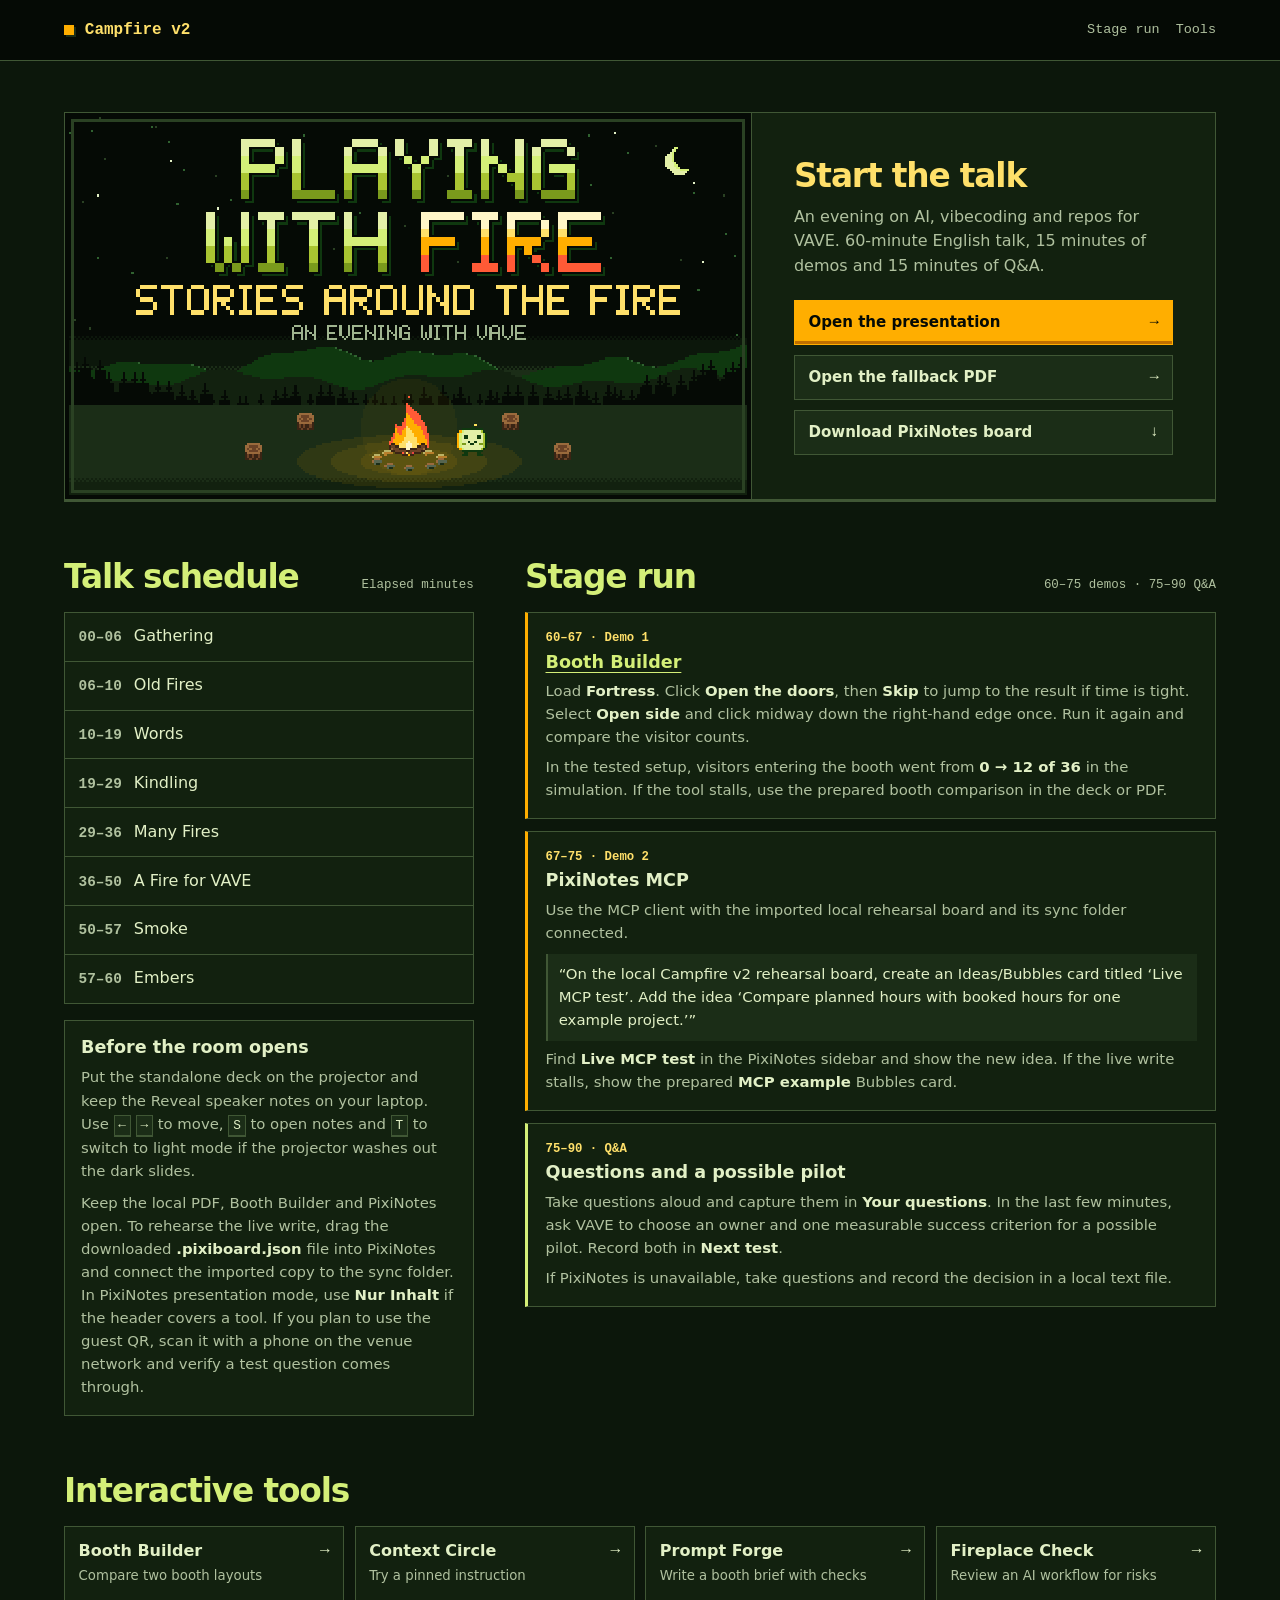
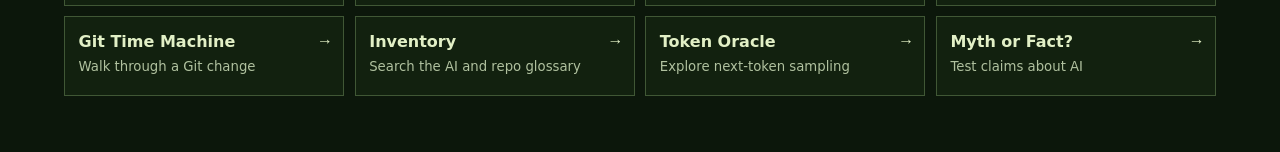
<file: v2/index.html>
<!doctype html>
<html lang="en">
<head>
  <meta charset="utf-8">
  <meta name="viewport" content="width=device-width, initial-scale=1">
  <meta name="color-scheme" content="dark">
  <meta name="robots" content="noindex">
  <title>Playing with Fire · Campfire for VAVE</title>
  <style>
    :root {
      --night: #0c170b;
      --panel: #12210f;
      --raised: #1b2d17;
      --line: #405735;
      --text: #e2f0c6;
      --muted: #b0c19f;
      --lime: #d4ef78;
      --fire: #ffae00;
      --gold: #ffe06a;
      --shadow: #050a05;
      --mono: ui-monospace, "SF Mono", Consolas, "Liberation Mono", monospace;
      --sans: system-ui, -apple-system, "Segoe UI", sans-serif;
    }

    *, *::before, *::after { box-sizing: border-box; }
    body {
      margin: 0;
      color: var(--text);
      background: var(--night);
      font: 1rem/1.55 var(--sans);
    }

    a { color: var(--lime); text-underline-offset: 0.2em; }
    a:hover { color: var(--gold); }
    :focus-visible { outline: 3px solid var(--gold); outline-offset: 4px; }
    h1, h2, h3, p { margin: 0; }
    h2, h3 { line-height: 1.2; }
    h2 { font-size: clamp(1.55rem, 3vw, 2.05rem); letter-spacing: -0.035em; }
    h3 { font-size: 1.1rem; }
    section[id] { scroll-margin-top: 1rem; }

    .wrap { width: min(100% - 2rem, 72rem); margin-inline: auto; }
    .visually-hidden, .skip-link:not(:focus) {
      position: absolute;
      width: 1px;
      height: 1px;
      padding: 0;
      margin: -1px;
      overflow: hidden;
      clip-path: inset(50%);
      white-space: nowrap;
    }
    .skip-link:focus {
      position: fixed;
      z-index: 2;
      top: 0.75rem;
      left: 0.75rem;
      padding: 0.55rem 0.85rem;
      color: var(--night);
      background: var(--gold);
    }

    .site-header { border-bottom: 1px solid var(--line); background: var(--shadow); }
    .site-nav {
      display: flex;
      flex-wrap: wrap;
      justify-content: space-between;
      align-items: center;
      gap: 0 1rem;
      min-height: 3.75rem;
    }
    .site-name, .site-links, .chapter-time, .cue, .section-note {
      font-family: var(--mono);
    }
    .site-name {
      display: flex;
      align-items: center;
      gap: 0.65rem;
      color: var(--gold);
      font-weight: 700;
    }
    .site-name::before {
      content: "";
      inline-size: 0.65rem;
      block-size: 0.65rem;
      background: var(--fire);
      box-shadow: 2px 2px var(--raised);
    }
    .site-links { display: flex; flex-wrap: wrap; gap: 0 1rem; font-size: 0.84rem; }
    .site-links a {
      display: inline-flex;
      align-items: center;
      min-height: 2.75rem;
      color: var(--muted);
      text-decoration: none;
    }
    .site-links a:hover { color: var(--gold); }

    main { padding-block: clamp(1.5rem, 4vw, 3.25rem) 3.5rem; }
    .hero {
      display: grid;
      grid-template-columns: minmax(0, 1.48fr) minmax(0, 1fr);
      align-items: stretch;
      background: var(--shadow);
      border: 1px solid var(--line);
      border-bottom: 3px solid var(--line);
    }
    .hero-art {
      display: block;
      width: 100%;
      height: 100%;
      min-height: 0;
      object-fit: contain;
      image-rendering: pixelated;
    }
    .launch {
      min-width: 0;
      align-content: center;
      padding: clamp(1.25rem, 3.5vw, 2.6rem);
      background: var(--panel);
      border-left: 1px solid var(--line);
    }
    .launch h2 { color: var(--gold); }
    .intro { margin-top: 0.5rem; color: var(--muted); }
    .actions { display: grid; gap: 0.65rem; margin-top: 1.3rem; }
    .action {
      display: flex;
      justify-content: space-between;
      align-items: center;
      gap: 0.5rem;
      min-height: 2.8rem;
      padding: 0.55rem 0.85rem;
      border: 1px solid var(--line);
      background: var(--raised);
      color: var(--text);
      font-size: 0.94rem;
      font-weight: 650;
      text-decoration: none;
    }
    .action:hover { border-color: var(--lime); color: var(--lime); }
    .primary {
      color: var(--shadow);
      background: var(--fire);
      border-color: var(--fire);
      box-shadow: inset 0 -3px #c17000;
    }
    .primary:hover {
      color: var(--shadow);
      background: var(--gold);
      border-color: var(--gold);
    }
    .action-mark { font-family: var(--mono); }

    .run {
      display: grid;
      grid-template-columns: minmax(0, 0.83fr) minmax(0, 1.4fr);
      gap: clamp(1.5rem, 4vw, 3.25rem);
      align-items: start;
      margin-top: clamp(2rem, 5vw, 3.5rem);
    }
    .section-heading {
      display: flex;
      align-items: baseline;
      justify-content: space-between;
      gap: 0.35rem 0.75rem;
      flex-wrap: wrap;
      margin-bottom: 0.9rem;
    }
    .section-heading h2 { color: var(--lime); }
    .section-note { color: var(--muted); font-size: 0.78rem; }

    .chapters, .cues, .tool-grid { list-style: none; margin: 0; padding: 0; }
    .chapters { border: 1px solid var(--line); background: var(--panel); }
    .chapters li {
      display: flex;
      align-items: baseline;
      gap: 0.75rem;
      padding: 0.72rem 0.85rem;
    }
    .chapters li + li { border-top: 1px solid var(--line); }
    .chapter-time {
      flex: 0 0 5ch;
      color: var(--muted);
      font-size: 0.9rem;
      font-weight: 700;
      white-space: nowrap;
    }

    .preflight {
      margin-top: 1rem;
      padding: 1rem;
      background: var(--panel);
      border: 1px solid var(--line);
    }
    .preflight p { margin-top: 0.55rem; }
    .preflight p, .cues p { color: var(--muted); font-size: 0.93rem; }
    .preflight strong, .cues strong { color: var(--text); }
    kbd {
      display: inline-block;
      padding: 0 0.3em;
      border: 1px solid var(--line);
      border-bottom-width: 2px;
      background: var(--raised);
      color: var(--text);
      font: 0.86em/1.5 var(--mono);
      white-space: nowrap;
    }

    .cues { display: grid; gap: 0.72rem; }
    .cues li {
      padding: 1rem 1.1rem;
      border: 1px solid var(--line);
      border-left: 3px solid var(--fire);
      background: var(--panel);
    }
    .cues li:last-child { border-left-color: var(--lime); }
    .cue { color: var(--gold); font-size: 0.77rem; font-weight: 700; }
    .cues h3 { margin-top: 0.22rem; }
    .cues p { margin-top: 0.45rem; }
    .prompt {
      margin: 0.6rem 0 0;
      padding: 0.55rem 0.7rem;
      color: var(--text);
      background: var(--raised);
      border-left: 2px solid var(--line);
      font-size: 0.93rem;
    }

    .tools { margin-top: clamp(2rem, 5vw, 3.5rem); }
    .tool-grid {
      display: grid;
      grid-template-columns: repeat(4, minmax(0, 1fr));
      gap: 0.65rem;
    }
    .tool-grid li { display: grid; }
    .tool-grid a {
      display: grid;
      grid-template-columns: minmax(0, 1fr) auto;
      align-content: start;
      column-gap: 0.4rem;
      min-height: 5rem;
      padding: 0.78rem 0.85rem;
      color: var(--text);
      border: 1px solid var(--line);
      background: var(--panel);
      text-decoration: none;
    }
    .tool-grid a:hover { color: var(--lime); border-color: var(--lime); }
    .tool-name { font-weight: 650; }
    .tool-desc { margin-top: 0.15rem; grid-column: 1 / -1; color: var(--muted); font-size: 0.83rem; }

    @media (max-width: 60rem) {
      .hero { grid-template-columns: minmax(0, 1.2fr) minmax(0, 1fr); }
      .tool-grid { grid-template-columns: repeat(2, minmax(0, 1fr)); }
    }

    @media (max-width: 44rem) {
      .hero, .run { grid-template-columns: minmax(0, 1fr); }
      .hero-art { height: auto; }
      .launch { border-left: 0; border-top: 1px solid var(--line); }
    }

    @media (max-width: 23rem) {
      .site-nav { gap: 0 0.6rem; }
      .site-links { gap: 0 0.7rem; }
      .tool-grid { grid-template-columns: minmax(0, 1fr); }
    }
  </style>
</head>
<body>
  <a class="skip-link" href="#main">Skip to content</a>
  <header class="site-header">
    <nav class="site-nav wrap" aria-label="On this page">
      <span class="site-name">Campfire v2</span>
      <div class="site-links">
        <a href="#stage">Stage run</a>
        <a href="#tools">Tools</a>
      </div>
    </nav>
  </header>

  <main class="wrap" id="main" tabindex="-1">
    <header class="hero">
      <h1 class="visually-hidden">Playing with Fire</h1>
      <img class="hero-art" src="art/title-fire.svg" width="1280" height="720" alt="">
      <div class="launch">
        <h2>Start the talk</h2>
        <p class="intro">An evening on AI, vibecoding and repos for VAVE. 60-minute English talk, 15 minutes of demos and 15 minutes of Q&amp;A.</p>
        <div class="actions">
          <a class="action primary" href="talk.html">Open the presentation <span class="action-mark" aria-hidden="true">→</span></a>
          <a class="action" href="talk.pdf">Open the fallback PDF <span class="action-mark" aria-hidden="true">→</span></a>
          <a class="action" href="campfire-v2.pixiboard.json" download>Download PixiNotes board <span class="action-mark" aria-hidden="true">↓</span></a>
        </div>
      </div>
    </header>

    <div class="run">
      <section aria-labelledby="schedule-heading">
        <div class="section-heading">
          <h2 id="schedule-heading">Talk schedule</h2>
          <span class="section-note">Elapsed minutes</span>
        </div>
        <ol class="chapters" role="list">
          <li><span class="chapter-time">00–06</span> Gathering</li>
          <li><span class="chapter-time">06–10</span> Old Fires</li>
          <li><span class="chapter-time">10–19</span> Words</li>
          <li><span class="chapter-time">19–29</span> Kindling</li>
          <li><span class="chapter-time">29–36</span> Many Fires</li>
          <li><span class="chapter-time">36–50</span> A Fire for VAVE</li>
          <li><span class="chapter-time">50–57</span> Smoke</li>
          <li><span class="chapter-time">57–60</span> Embers</li>
        </ol>
        <div class="preflight">
          <h3>Before the room opens</h3>
          <p>Put the standalone deck on the projector and keep the Reveal speaker notes on your laptop. Use <kbd>←</kbd> <kbd>→</kbd> to move, <kbd>S</kbd> to open notes and <kbd>T</kbd> to switch to light mode if the projector washes out the dark slides.</p>
          <p>Keep the local PDF, Booth Builder and PixiNotes open. To rehearse the live write, drag the downloaded <strong>.pixiboard.json</strong> file into PixiNotes and connect the imported copy to the sync folder. In PixiNotes presentation mode, use <strong>Nur Inhalt</strong> if the header covers a tool. If you plan to use the guest QR, scan it with a phone on the venue network and verify a test question comes through.</p>
        </div>
      </section>

      <section id="stage" aria-labelledby="stage-heading">
        <div class="section-heading">
          <h2 id="stage-heading">Stage run</h2>
          <span class="section-note">60–75 demos · 75–90 Q&amp;A</span>
        </div>
        <ol class="cues" role="list">
          <li>
            <div class="cue">60–67 · Demo 1</div>
            <h3><a href="modules/booth-builder.html">Booth Builder</a></h3>
            <p>Load <strong>Fortress</strong>. Click <strong>Open the doors</strong>, then <strong>Skip</strong> to jump to the result if time is tight. Select <strong>Open side</strong> and click midway down the right-hand edge once. Run it again and compare the visitor counts.</p>
            <p>In the tested setup, visitors entering the booth went from <strong>0 → 12 of 36</strong> in the simulation. If the tool stalls, use the prepared booth comparison in the deck or PDF.</p>
          </li>
          <li>
            <div class="cue">67–75 · Demo 2</div>
            <h3>PixiNotes MCP</h3>
            <p>Use the MCP client with the imported local rehearsal board and its sync folder connected.</p>
            <blockquote class="prompt">“On the local Campfire v2 rehearsal board, create an Ideas/Bubbles card titled ‘Live MCP test’. Add the idea ‘Compare planned hours with booked hours for one example project.’”</blockquote>
            <p>Find <strong>Live MCP test</strong> in the PixiNotes sidebar and show the new idea. If the live write stalls, show the prepared <strong>MCP example</strong> Bubbles card.</p>
          </li>
          <li>
            <div class="cue">75–90 · Q&amp;A</div>
            <h3>Questions and a possible pilot</h3>
            <p>Take questions aloud and capture them in <strong>Your questions</strong>. In the last few minutes, ask VAVE to choose an owner and one measurable success criterion for a possible pilot. Record both in <strong>Next test</strong>.</p>
            <p>If PixiNotes is unavailable, take questions and record the decision in a local text file.</p>
          </li>
        </ol>
      </section>
    </div>

    <section class="tools" id="tools" aria-labelledby="tools-heading">
      <div class="section-heading">
        <h2 id="tools-heading">Interactive tools</h2>
      </div>
      <ul class="tool-grid" role="list">
        <li><a href="modules/booth-builder.html"><span class="tool-name">Booth Builder</span><span class="action-mark" aria-hidden="true">→</span><span class="tool-desc">Compare two booth layouts</span></a></li>
        <li><a href="modules/context-circle.html"><span class="tool-name">Context Circle</span><span class="action-mark" aria-hidden="true">→</span><span class="tool-desc">Try a pinned instruction</span></a></li>
        <li><a href="modules/prompt-forge.html"><span class="tool-name">Prompt Forge</span><span class="action-mark" aria-hidden="true">→</span><span class="tool-desc">Write a booth brief with checks</span></a></li>
        <li><a href="modules/fireplace-check.html"><span class="tool-name">Fireplace Check</span><span class="action-mark" aria-hidden="true">→</span><span class="tool-desc">Review an AI workflow for risks</span></a></li>
        <li><a href="modules/git-time-machine.html"><span class="tool-name">Git Time Machine</span><span class="action-mark" aria-hidden="true">→</span><span class="tool-desc">Walk through a Git change</span></a></li>
        <li><a href="modules/inventory.html"><span class="tool-name">Inventory</span><span class="action-mark" aria-hidden="true">→</span><span class="tool-desc">Search the AI and repo glossary</span></a></li>
        <li><a href="modules/token-oracle.html"><span class="tool-name">Token Oracle</span><span class="action-mark" aria-hidden="true">→</span><span class="tool-desc">Explore next-token sampling</span></a></li>
        <li><a href="modules/myth-or-fact.html"><span class="tool-name">Myth or Fact?</span><span class="action-mark" aria-hidden="true">→</span><span class="tool-desc">Test claims about AI</span></a></li>
      </ul>
    </section>
  </main>
</body>
</html>
</file>
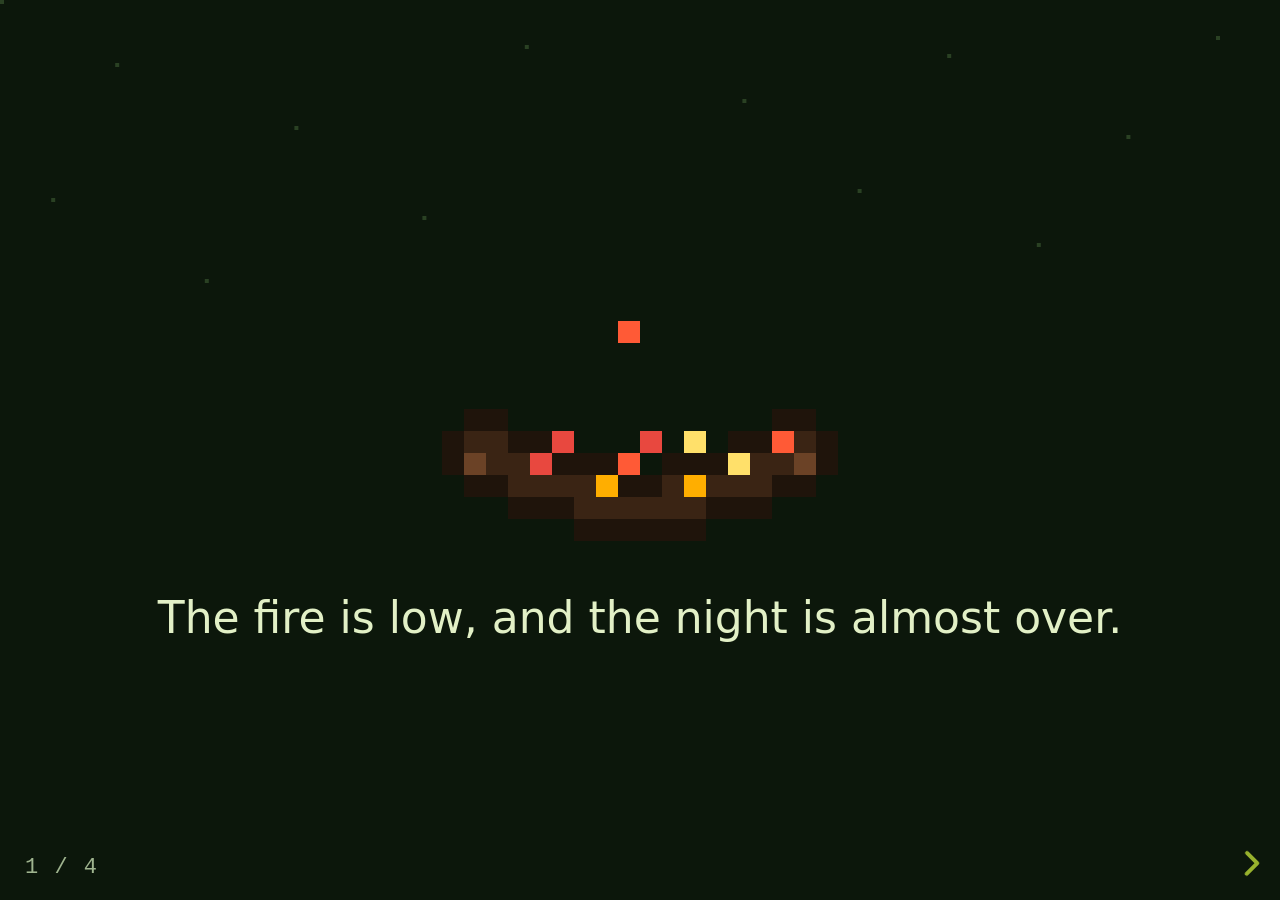
<file: decks/embers.html>
<!doctype html>
<html lang="en">
<head>
<meta charset="utf-8">
<meta name="viewport" content="width=device-width, initial-scale=1">
<title>VIII · Embers · Playing with Fire</title>
<style>/* vendor/reveal/reset.css */
/* http://meyerweb.com/eric/tools/css/reset/
   v4.0 | 20180602
   License: none (public domain)
*/

html, body, div, span, applet, object, iframe,
h1, h2, h3, h4, h5, h6, p, blockquote, pre,
a, abbr, acronym, address, big, cite, code,
del, dfn, em, img, ins, kbd, q, s, samp,
small, strike, strong, sub, sup, tt, var,
b, u, i, center,
dl, dt, dd, ol, ul, li,
fieldset, form, label, legend,
table, caption, tbody, tfoot, thead, tr, th, td,
article, aside, canvas, details, embed,
figure, figcaption, footer, header, hgroup,
main, menu, nav, output, ruby, section, summary,
time, mark, audio, video {
  margin: 0;
  padding: 0;
  border: 0;
  font-size: 100%;
  font: inherit;
  vertical-align: baseline;
}
/* HTML5 display-role reset for older browsers */
article, aside, details, figcaption, figure,
footer, header, hgroup, main, menu, nav, section {
  display: block;
}</style>
<style>/* vendor/reveal/reveal.css */
/**
 * reveal.js 5.2.0
 * https://revealjs.com
 * MIT licensed
 *
 * Copyright (C) 2011-2024 Hakim El Hattab, https://hakim.se
 */

.reveal .r-stretch,.reveal .stretch{max-width:none;max-height:none}.reveal pre.r-stretch code,.reveal pre.stretch code{height:100%;max-height:100%;box-sizing:border-box}.reveal .r-fit-text{display:inline-block;white-space:nowrap}.reveal .r-stack{display:grid;grid-template-rows:100%}.reveal .r-stack>*{grid-area:1/1;margin:auto}.reveal .r-hstack,.reveal .r-vstack{display:flex}.reveal .r-hstack img,.reveal .r-hstack video,.reveal .r-vstack img,.reveal .r-vstack video{min-width:0;min-height:0;object-fit:contain}.reveal .r-vstack{flex-direction:column;align-items:center;justify-content:center}.reveal .r-hstack{flex-direction:row;align-items:center;justify-content:center}.reveal .items-stretch{align-items:stretch}.reveal .items-start{align-items:flex-start}.reveal .items-center{align-items:center}.reveal .items-end{align-items:flex-end}.reveal .justify-between{justify-content:space-between}.reveal .justify-around{justify-content:space-around}.reveal .justify-start{justify-content:flex-start}.reveal .justify-center{justify-content:center}.reveal .justify-end{justify-content:flex-end}html.reveal-full-page{width:100%;height:100%;height:100vh;height:calc(var(--vh,1vh) * 100);height:100dvh;overflow:hidden}.reveal-viewport{height:100%;overflow:hidden;position:relative;line-height:1;margin:0;background-color:#fff;color:#000;--r-controls-spacing:12px;--r-overlay-header-height:40px;--r-overlay-margin:0px;--r-overlay-padding:6px;--r-overlay-gap:5px}@media screen and (max-width:1024px),(max-height:768px){.reveal-viewport{--r-overlay-header-height:26px}}.reveal-viewport:fullscreen{top:0!important;left:0!important;width:100%!important;height:100%!important;transform:none!important}.reveal .fragment{transition:all .2s ease}.reveal .fragment:not(.custom){opacity:0;visibility:hidden;will-change:opacity}.reveal .fragment.visible{opacity:1;visibility:inherit}.reveal .fragment.disabled{transition:none}.reveal .fragment.grow{opacity:1;visibility:inherit}.reveal .fragment.grow.visible{transform:scale(1.3)}.reveal .fragment.shrink{opacity:1;visibility:inherit}.reveal .fragment.shrink.visible{transform:scale(.7)}.reveal .fragment.zoom-in{transform:scale(.1)}.reveal .fragment.zoom-in.visible{transform:none}.reveal .fragment.fade-out{opacity:1;visibility:inherit}.reveal .fragment.fade-out.visible{opacity:0;visibility:hidden}.reveal .fragment.semi-fade-out{opacity:1;visibility:inherit}.reveal .fragment.semi-fade-out.visible{opacity:.5;visibility:inherit}.reveal .fragment.strike{opacity:1;visibility:inherit}.reveal .fragment.strike.visible{text-decoration:line-through}.reveal .fragment.fade-up{transform:translate(0,40px)}.reveal .fragment.fade-up.visible{transform:translate(0,0)}.reveal .fragment.fade-down{transform:translate(0,-40px)}.reveal .fragment.fade-down.visible{transform:translate(0,0)}.reveal .fragment.fade-right{transform:translate(-40px,0)}.reveal .fragment.fade-right.visible{transform:translate(0,0)}.reveal .fragment.fade-left{transform:translate(40px,0)}.reveal .fragment.fade-left.visible{transform:translate(0,0)}.reveal .fragment.current-visible,.reveal .fragment.fade-in-then-out{opacity:0;visibility:hidden}.reveal .fragment.current-visible.current-fragment,.reveal .fragment.fade-in-then-out.current-fragment{opacity:1;visibility:inherit}.reveal .fragment.fade-in-then-semi-out{opacity:0;visibility:hidden}.reveal .fragment.fade-in-then-semi-out.visible{opacity:.5;visibility:inherit}.reveal .fragment.fade-in-then-semi-out.current-fragment{opacity:1;visibility:inherit}.reveal .fragment.highlight-blue,.reveal .fragment.highlight-current-blue,.reveal .fragment.highlight-current-green,.reveal .fragment.highlight-current-red,.reveal .fragment.highlight-green,.reveal .fragment.highlight-red{opacity:1;visibility:inherit}.reveal .fragment.highlight-red.visible{color:#ff2c2d}.reveal .fragment.highlight-green.visible{color:#17ff2e}.reveal .fragment.highlight-blue.visible{color:#1b91ff}.reveal .fragment.highlight-current-red.current-fragment{color:#ff2c2d}.reveal .fragment.highlight-current-green.current-fragment{color:#17ff2e}.reveal .fragment.highlight-current-blue.current-fragment{color:#1b91ff}.reveal:after{content:"";font-style:italic}.reveal iframe{z-index:1}.reveal a{position:relative}@keyframes bounce-right{0%,10%,25%,40%,50%{transform:translateX(0)}20%{transform:translateX(10px)}30%{transform:translateX(-5px)}}@keyframes bounce-left{0%,10%,25%,40%,50%{transform:translateX(0)}20%{transform:translateX(-10px)}30%{transform:translateX(5px)}}@keyframes bounce-down{0%,10%,25%,40%,50%{transform:translateY(0)}20%{transform:translateY(10px)}30%{transform:translateY(-5px)}}.reveal .controls{display:none;position:absolute;top:auto;bottom:var(--r-controls-spacing);right:var(--r-controls-spacing);left:auto;z-index:11;color:#000;pointer-events:none;font-size:10px}.reveal .controls button{position:absolute;padding:0;background-color:transparent;border:0;outline:0;cursor:pointer;color:currentColor;transform:scale(.9999);transition:color .2s ease,opacity .2s ease,transform .2s ease;z-index:2;pointer-events:auto;font-size:inherit;visibility:hidden;opacity:0;-webkit-appearance:none;-webkit-tap-highlight-color:transparent}.reveal .controls .controls-arrow:after,.reveal .controls .controls-arrow:before{content:"";position:absolute;top:0;left:0;width:2.6em;height:.5em;border-radius:.25em;background-color:currentColor;transition:all .15s ease,background-color .8s ease;transform-origin:.2em 50%;will-change:transform}.reveal .controls .controls-arrow{position:relative;width:3.6em;height:3.6em}.reveal .controls .controls-arrow:before{transform:translateX(.5em) translateY(1.55em) rotate(45deg)}.reveal .controls .controls-arrow:after{transform:translateX(.5em) translateY(1.55em) rotate(-45deg)}.reveal .controls .controls-arrow:hover:before{transform:translateX(.5em) translateY(1.55em) rotate(40deg)}.reveal .controls .controls-arrow:hover:after{transform:translateX(.5em) translateY(1.55em) rotate(-40deg)}.reveal .controls .controls-arrow:active:before{transform:translateX(.5em) translateY(1.55em) rotate(36deg)}.reveal .controls .controls-arrow:active:after{transform:translateX(.5em) translateY(1.55em) rotate(-36deg)}.reveal .controls .navigate-left{right:6.4em;bottom:3.2em;transform:translateX(-10px)}.reveal .controls .navigate-left.highlight{animation:bounce-left 2s 50 both ease-out}.reveal .controls .navigate-right{right:0;bottom:3.2em;transform:translateX(10px)}.reveal .controls .navigate-right .controls-arrow{transform:rotate(180deg)}.reveal .controls .navigate-right.highlight{animation:bounce-right 2s 50 both ease-out}.reveal .controls .navigate-up{right:3.2em;bottom:6.4em;transform:translateY(-10px)}.reveal .controls .navigate-up .controls-arrow{transform:rotate(90deg)}.reveal .controls .navigate-down{right:3.2em;bottom:-1.4em;padding-bottom:1.4em;transform:translateY(10px)}.reveal .controls .navigate-down .controls-arrow{transform:rotate(-90deg)}.reveal .controls .navigate-down.highlight{animation:bounce-down 2s 50 both ease-out}.reveal .controls[data-controls-back-arrows=faded] .navigate-up.enabled{opacity:.3}.reveal .controls[data-controls-back-arrows=faded] .navigate-up.enabled:hover{opacity:1}.reveal .controls[data-controls-back-arrows=hidden] .navigate-up.enabled{opacity:0;visibility:hidden}.reveal .controls .enabled{visibility:visible;opacity:.9;cursor:pointer;transform:none}.reveal .controls .enabled.fragmented{opacity:.5}.reveal .controls .enabled.fragmented:hover,.reveal .controls .enabled:hover{opacity:1}.reveal:not(.rtl) .controls[data-controls-back-arrows=faded] .navigate-left.enabled{opacity:.3}.reveal:not(.rtl) .controls[data-controls-back-arrows=faded] .navigate-left.enabled:hover{opacity:1}.reveal:not(.rtl) .controls[data-controls-back-arrows=hidden] .navigate-left.enabled{opacity:0;visibility:hidden}.reveal.rtl .controls[data-controls-back-arrows=faded] .navigate-right.enabled{opacity:.3}.reveal.rtl .controls[data-controls-back-arrows=faded] .navigate-right.enabled:hover{opacity:1}.reveal.rtl .controls[data-controls-back-arrows=hidden] .navigate-right.enabled{opacity:0;visibility:hidden}.reveal[data-navigation-mode=linear].has-horizontal-slides .navigate-down,.reveal[data-navigation-mode=linear].has-horizontal-slides .navigate-up{display:none}.reveal:not(.has-vertical-slides) .controls .navigate-left,.reveal[data-navigation-mode=linear].has-horizontal-slides .navigate-left{bottom:1.4em;right:5.5em}.reveal:not(.has-vertical-slides) .controls .navigate-right,.reveal[data-navigation-mode=linear].has-horizontal-slides .navigate-right{bottom:1.4em;right:.5em}.reveal:not(.has-horizontal-slides) .controls .navigate-up{right:1.4em;bottom:5em}.reveal:not(.has-horizontal-slides) .controls .navigate-down{right:1.4em;bottom:.5em}.reveal.has-dark-background .controls{color:#fff}.reveal.has-light-background .controls{color:#000}.reveal.no-hover .controls .controls-arrow:active:before,.reveal.no-hover .controls .controls-arrow:hover:before{transform:translateX(.5em) translateY(1.55em) rotate(45deg)}.reveal.no-hover .controls .controls-arrow:active:after,.reveal.no-hover .controls .controls-arrow:hover:after{transform:translateX(.5em) translateY(1.55em) rotate(-45deg)}@media screen and (min-width:500px){.reveal-viewport{--r-controls-spacing:0.8em}.reveal .controls[data-controls-layout=edges]{top:0;right:0;bottom:0;left:0}.reveal .controls[data-controls-layout=edges] .navigate-down,.reveal .controls[data-controls-layout=edges] .navigate-left,.reveal .controls[data-controls-layout=edges] .navigate-right,.reveal .controls[data-controls-layout=edges] .navigate-up{bottom:auto;right:auto}.reveal .controls[data-controls-layout=edges] .navigate-left{top:50%;left:var(--r-controls-spacing);margin-top:-1.8em}.reveal .controls[data-controls-layout=edges] .navigate-right{top:50%;right:var(--r-controls-spacing);margin-top:-1.8em}.reveal .controls[data-controls-layout=edges] .navigate-up{top:var(--r-controls-spacing);left:50%;margin-left:-1.8em}.reveal .controls[data-controls-layout=edges] .navigate-down{bottom:calc(var(--r-controls-spacing) - 1.4em + .3em);left:50%;margin-left:-1.8em}}.reveal .progress{position:absolute;display:none;height:3px;width:100%;bottom:0;left:0;z-index:10;background-color:rgba(0,0,0,.2);color:#fff}.reveal .progress:after{content:"";display:block;position:absolute;height:10px;width:100%;top:-10px}.reveal .progress span{display:block;height:100%;width:100%;background-color:currentColor;transition:transform .8s cubic-bezier(.26,.86,.44,.985);transform-origin:0 0;transform:scaleX(0)}.reveal .slide-number{position:absolute;display:block;right:8px;bottom:8px;z-index:31;font-family:Helvetica,sans-serif;font-size:12px;line-height:1;color:#fff;background-color:rgba(0,0,0,.4);padding:5px}.reveal .slide-number a{color:currentColor}.reveal .slide-number-delimiter{margin:0 3px}.reveal{position:relative;width:100%;height:100%;overflow:hidden;touch-action:pinch-zoom}.reveal.embedded{touch-action:pan-y}.reveal.embedded.is-vertical-slide{touch-action:none}.reveal .slides{position:absolute;width:100%;height:100%;top:0;right:0;bottom:0;left:0;margin:auto;pointer-events:none;overflow:visible;z-index:1;text-align:center;perspective:600px;perspective-origin:50% 40%}.reveal .slides>section{perspective:600px}.reveal .slides>section,.reveal .slides>section>section{display:none;position:absolute;width:100%;pointer-events:auto;z-index:10;transform-style:flat;transition:transform-origin .8s cubic-bezier(.26,.86,.44,.985),transform .8s cubic-bezier(.26,.86,.44,.985),visibility .8s cubic-bezier(.26,.86,.44,.985),opacity .8s cubic-bezier(.26,.86,.44,.985)}.reveal[data-transition-speed=fast] .slides section{transition-duration:.4s}.reveal[data-transition-speed=slow] .slides section{transition-duration:1.2s}.reveal .slides section[data-transition-speed=fast]{transition-duration:.4s}.reveal .slides section[data-transition-speed=slow]{transition-duration:1.2s}.reveal .slides>section.stack{padding-top:0;padding-bottom:0;pointer-events:none;height:100%}.reveal .slides>section.present,.reveal .slides>section>section.present{display:block;z-index:11;opacity:1}.reveal .slides>section:empty,.reveal .slides>section>section:empty,.reveal .slides>section>section[data-background-interactive],.reveal .slides>section[data-background-interactive]{pointer-events:none}.reveal.center,.reveal.center .slides,.reveal.center .slides section{min-height:0!important}.reveal .slides>section:not(.present),.reveal .slides>section>section:not(.present){pointer-events:none}.reveal.overview .slides>section,.reveal.overview .slides>section>section{pointer-events:auto}.reveal .slides>section.future,.reveal .slides>section.future>section,.reveal .slides>section.past,.reveal .slides>section.past>section,.reveal .slides>section>section.future,.reveal .slides>section>section.past{opacity:0}.reveal .slides>section[data-transition=slide].past,.reveal .slides>section[data-transition~=slide-out].past,.reveal.slide .slides>section:not([data-transition]).past{transform:translate(-150%,0)}.reveal .slides>section[data-transition=slide].future,.reveal .slides>section[data-transition~=slide-in].future,.reveal.slide .slides>section:not([data-transition]).future{transform:translate(150%,0)}.reveal .slides>section>section[data-transition=slide].past,.reveal .slides>section>section[data-transition~=slide-out].past,.reveal.slide .slides>section>section:not([data-transition]).past{transform:translate(0,-150%)}.reveal .slides>section>section[data-transition=slide].future,.reveal .slides>section>section[data-transition~=slide-in].future,.reveal.slide .slides>section>section:not([data-transition]).future{transform:translate(0,150%)}.reveal .slides>section[data-transition=linear].past,.reveal .slides>section[data-transition~=linear-out].past,.reveal.linear .slides>section:not([data-transition]).past{transform:translate(-150%,0)}.reveal .slides>section[data-transition=linear].future,.reveal .slides>section[data-transition~=linear-in].future,.reveal.linear .slides>section:not([data-transition]).future{transform:translate(150%,0)}.reveal .slides>section>section[data-transition=linear].past,.reveal .slides>section>section[data-transition~=linear-out].past,.reveal.linear .slides>section>section:not([data-transition]).past{transform:translate(0,-150%)}.reveal .slides>section>section[data-transition=linear].future,.reveal .slides>section>section[data-transition~=linear-in].future,.reveal.linear .slides>section>section:not([data-transition]).future{transform:translate(0,150%)}.reveal .slides section[data-transition=default].stack,.reveal.default .slides section.stack{transform-style:preserve-3d}.reveal .slides>section[data-transition=default].past,.reveal .slides>section[data-transition~=default-out].past,.reveal.default .slides>section:not([data-transition]).past{transform:translate3d(-100%,0,0) rotateY(-90deg) translate3d(-100%,0,0)}.reveal .slides>section[data-transition=default].future,.reveal .slides>section[data-transition~=default-in].future,.reveal.default .slides>section:not([data-transition]).future{transform:translate3d(100%,0,0) rotateY(90deg) translate3d(100%,0,0)}.reveal .slides>section>section[data-transition=default].past,.reveal .slides>section>section[data-transition~=default-out].past,.reveal.default .slides>section>section:not([data-transition]).past{transform:translate3d(0,-300px,0) rotateX(70deg) translate3d(0,-300px,0)}.reveal .slides>section>section[data-transition=default].future,.reveal .slides>section>section[data-transition~=default-in].future,.reveal.default .slides>section>section:not([data-transition]).future{transform:translate3d(0,300px,0) rotateX(-70deg) translate3d(0,300px,0)}.reveal .slides section[data-transition=convex].stack,.reveal.convex .slides section.stack{transform-style:preserve-3d}.reveal .slides>section[data-transition=convex].past,.reveal .slides>section[data-transition~=convex-out].past,.reveal.convex .slides>section:not([data-transition]).past{transform:translate3d(-100%,0,0) rotateY(-90deg) translate3d(-100%,0,0)}.reveal .slides>section[data-transition=convex].future,.reveal .slides>section[data-transition~=convex-in].future,.reveal.convex .slides>section:not([data-transition]).future{transform:translate3d(100%,0,0) rotateY(90deg) translate3d(100%,0,0)}.reveal .slides>section>section[data-transition=convex].past,.reveal .slides>section>section[data-transition~=convex-out].past,.reveal.convex .slides>section>section:not([data-transition]).past{transform:translate3d(0,-300px,0) rotateX(70deg) translate3d(0,-300px,0)}.reveal .slides>section>section[data-transition=convex].future,.reveal .slides>section>section[data-transition~=convex-in].future,.reveal.convex .slides>section>section:not([data-transition]).future{transform:translate3d(0,300px,0) rotateX(-70deg) translate3d(0,300px,0)}.reveal .slides section[data-transition=concave].stack,.reveal.concave .slides section.stack{transform-style:preserve-3d}.reveal .slides>section[data-transition=concave].past,.reveal .slides>section[data-transition~=concave-out].past,.reveal.concave .slides>section:not([data-transition]).past{transform:translate3d(-100%,0,0) rotateY(90deg) translate3d(-100%,0,0)}.reveal .slides>section[data-transition=concave].future,.reveal .slides>section[data-transition~=concave-in].future,.reveal.concave .slides>section:not([data-transition]).future{transform:translate3d(100%,0,0) rotateY(-90deg) translate3d(100%,0,0)}.reveal .slides>section>section[data-transition=concave].past,.reveal .slides>section>section[data-transition~=concave-out].past,.reveal.concave .slides>section>section:not([data-transition]).past{transform:translate3d(0,-80%,0) rotateX(-70deg) translate3d(0,-80%,0)}.reveal .slides>section>section[data-transition=concave].future,.reveal .slides>section>section[data-transition~=concave-in].future,.reveal.concave .slides>section>section:not([data-transition]).future{transform:translate3d(0,80%,0) rotateX(70deg) translate3d(0,80%,0)}.reveal .slides section[data-transition=zoom],.reveal.zoom .slides section:not([data-transition]){transition-timing-function:ease}.reveal .slides>section[data-transition=zoom].past,.reveal .slides>section[data-transition~=zoom-out].past,.reveal.zoom .slides>section:not([data-transition]).past{visibility:hidden;transform:scale(16)}.reveal .slides>section[data-transition=zoom].future,.reveal .slides>section[data-transition~=zoom-in].future,.reveal.zoom .slides>section:not([data-transition]).future{visibility:hidden;transform:scale(.2)}.reveal .slides>section>section[data-transition=zoom].past,.reveal .slides>section>section[data-transition~=zoom-out].past,.reveal.zoom .slides>section>section:not([data-transition]).past{transform:scale(16)}.reveal .slides>section>section[data-transition=zoom].future,.reveal .slides>section>section[data-transition~=zoom-in].future,.reveal.zoom .slides>section>section:not([data-transition]).future{transform:scale(.2)}.reveal.cube .slides{perspective:1300px}.reveal.cube .slides section{padding:30px;min-height:700px;backface-visibility:hidden;box-sizing:border-box;transform-style:preserve-3d}.reveal.center.cube .slides section{min-height:0}.reveal.cube .slides section:not(.stack):before{content:"";position:absolute;display:block;width:100%;height:100%;left:0;top:0;background:rgba(0,0,0,.1);border-radius:4px;transform:translateZ(-20px)}.reveal.cube .slides section:not(.stack):after{content:"";position:absolute;display:block;width:90%;height:30px;left:5%;bottom:0;background:0 0;z-index:1;border-radius:4px;box-shadow:0 95px 25px rgba(0,0,0,.2);transform:translateZ(-90px) rotateX(65deg)}.reveal.cube .slides>section.stack{padding:0;background:0 0}.reveal.cube .slides>section.past{transform-origin:100% 0;transform:translate3d(-100%,0,0) rotateY(-90deg)}.reveal.cube .slides>section.future{transform-origin:0 0;transform:translate3d(100%,0,0) rotateY(90deg)}.reveal.cube .slides>section>section.past{transform-origin:0 100%;transform:translate3d(0,-100%,0) rotateX(90deg)}.reveal.cube .slides>section>section.future{transform-origin:0 0;transform:translate3d(0,100%,0) rotateX(-90deg)}.reveal.page .slides{perspective-origin:0 50%;perspective:3000px}.reveal.page .slides section{padding:30px;min-height:700px;box-sizing:border-box;transform-style:preserve-3d}.reveal.page .slides section.past{z-index:12}.reveal.page .slides section:not(.stack):before{content:"";position:absolute;display:block;width:100%;height:100%;left:0;top:0;background:rgba(0,0,0,.1);transform:translateZ(-20px)}.reveal.page .slides section:not(.stack):after{content:"";position:absolute;display:block;width:90%;height:30px;left:5%;bottom:0;background:0 0;z-index:1;border-radius:4px;box-shadow:0 95px 25px rgba(0,0,0,.2);transform:translateZ(-90px) rotateX(65deg)}.reveal.page .slides>section.stack{padding:0;background:0 0}.reveal.page .slides>section.past{transform-origin:0 0;transform:translate3d(-40%,0,0) rotateY(-80deg)}.reveal.page .slides>section.future{transform-origin:100% 0;transform:translate3d(0,0,0)}.reveal.page .slides>section>section.past{transform-origin:0 0;transform:translate3d(0,-40%,0) rotateX(80deg)}.reveal.page .slides>section>section.future{transform-origin:0 100%;transform:translate3d(0,0,0)}.reveal .slides section[data-transition=fade],.reveal.fade .slides section:not([data-transition]),.reveal.fade .slides>section>section:not([data-transition]){transform:none;transition:opacity .5s}.reveal.fade.overview .slides section,.reveal.fade.overview .slides>section>section{transition:none}.reveal .slides section[data-transition=none],.reveal.none .slides section:not([data-transition]){transform:none;transition:none}.reveal .pause-overlay{position:absolute;top:0;left:0;width:100%;height:100%;background:#000;visibility:hidden;opacity:0;z-index:100;transition:all 1s ease}.reveal .pause-overlay .resume-button{position:absolute;bottom:20px;right:20px;color:#ccc;border-radius:2px;padding:6px 14px;border:2px solid #ccc;font-size:16px;background:0 0;cursor:pointer}.reveal .pause-overlay .resume-button:hover{color:#fff;border-color:#fff}.reveal.paused .pause-overlay{visibility:visible;opacity:1}.reveal .no-transition,.reveal .no-transition *,.reveal .slides.disable-slide-transitions section{transition:none!important}.reveal .slides.disable-slide-transitions section{transform:none!important}.reveal .backgrounds{position:absolute;width:100%;height:100%;top:0;left:0;perspective:600px}.reveal .slide-background{display:none;position:absolute;width:100%;height:100%;opacity:0;visibility:hidden;overflow:hidden;background-color:rgba(0,0,0,0);transition:all .8s cubic-bezier(.26,.86,.44,.985)}.reveal .slide-background-content{position:absolute;width:100%;height:100%;background-position:50% 50%;background-repeat:no-repeat;background-size:cover}.reveal .slide-background.stack{display:block}.reveal .slide-background.present{opacity:1;visibility:visible;z-index:2}.print-pdf .reveal .slide-background{opacity:1!important;visibility:visible!important}.reveal .slide-background video{position:absolute;width:100%;height:100%;max-width:none;max-height:none;top:0;left:0;object-fit:cover}.reveal .slide-background[data-background-size=contain] video{object-fit:contain}.reveal>.backgrounds .slide-background[data-background-transition=none],.reveal[data-background-transition=none]>.backgrounds .slide-background:not([data-background-transition]){transition:none}.reveal>.backgrounds .slide-background[data-background-transition=slide],.reveal[data-background-transition=slide]>.backgrounds .slide-background:not([data-background-transition]){opacity:1}.reveal>.backgrounds .slide-background.past[data-background-transition=slide],.reveal[data-background-transition=slide]>.backgrounds .slide-background.past:not([data-background-transition]){transform:translate(-100%,0)}.reveal>.backgrounds .slide-background.future[data-background-transition=slide],.reveal[data-background-transition=slide]>.backgrounds .slide-background.future:not([data-background-transition]){transform:translate(100%,0)}.reveal>.backgrounds .slide-background>.slide-background.past[data-background-transition=slide],.reveal[data-background-transition=slide]>.backgrounds .slide-background>.slide-background.past:not([data-background-transition]){transform:translate(0,-100%)}.reveal>.backgrounds .slide-background>.slide-background.future[data-background-transition=slide],.reveal[data-background-transition=slide]>.backgrounds .slide-background>.slide-background.future:not([data-background-transition]){transform:translate(0,100%)}.reveal>.backgrounds .slide-background.past[data-background-transition=convex],.reveal[data-background-transition=convex]>.backgrounds .slide-background.past:not([data-background-transition]){opacity:0;transform:translate3d(-100%,0,0) rotateY(-90deg) translate3d(-100%,0,0)}.reveal>.backgrounds .slide-background.future[data-background-transition=convex],.reveal[data-background-transition=convex]>.backgrounds .slide-background.future:not([data-background-transition]){opacity:0;transform:translate3d(100%,0,0) rotateY(90deg) translate3d(100%,0,0)}.reveal>.backgrounds .slide-background>.slide-background.past[data-background-transition=convex],.reveal[data-background-transition=convex]>.backgrounds .slide-background>.slide-background.past:not([data-background-transition]){opacity:0;transform:translate3d(0,-100%,0) rotateX(90deg) translate3d(0,-100%,0)}.reveal>.backgrounds .slide-background>.slide-background.future[data-background-transition=convex],.reveal[data-background-transition=convex]>.backgrounds .slide-background>.slide-background.future:not([data-background-transition]){opacity:0;transform:translate3d(0,100%,0) rotateX(-90deg) translate3d(0,100%,0)}.reveal>.backgrounds .slide-background.past[data-background-transition=concave],.reveal[data-background-transition=concave]>.backgrounds .slide-background.past:not([data-background-transition]){opacity:0;transform:translate3d(-100%,0,0) rotateY(90deg) translate3d(-100%,0,0)}.reveal>.backgrounds .slide-background.future[data-background-transition=concave],.reveal[data-background-transition=concave]>.backgrounds .slide-background.future:not([data-background-transition]){opacity:0;transform:translate3d(100%,0,0) rotateY(-90deg) translate3d(100%,0,0)}.reveal>.backgrounds .slide-background>.slide-background.past[data-background-transition=concave],.reveal[data-background-transition=concave]>.backgrounds .slide-background>.slide-background.past:not([data-background-transition]){opacity:0;transform:translate3d(0,-100%,0) rotateX(-90deg) translate3d(0,-100%,0)}.reveal>.backgrounds .slide-background>.slide-background.future[data-background-transition=concave],.reveal[data-background-transition=concave]>.backgrounds .slide-background>.slide-background.future:not([data-background-transition]){opacity:0;transform:translate3d(0,100%,0) rotateX(90deg) translate3d(0,100%,0)}.reveal>.backgrounds .slide-background[data-background-transition=zoom],.reveal[data-background-transition=zoom]>.backgrounds .slide-background:not([data-background-transition]){transition-timing-function:ease}.reveal>.backgrounds .slide-background.past[data-background-transition=zoom],.reveal[data-background-transition=zoom]>.backgrounds .slide-background.past:not([data-background-transition]){opacity:0;visibility:hidden;transform:scale(16)}.reveal>.backgrounds .slide-background.future[data-background-transition=zoom],.reveal[data-background-transition=zoom]>.backgrounds .slide-background.future:not([data-background-transition]){opacity:0;visibility:hidden;transform:scale(.2)}.reveal>.backgrounds .slide-background>.slide-background.past[data-background-transition=zoom],.reveal[data-background-transition=zoom]>.backgrounds .slide-background>.slide-background.past:not([data-background-transition]){opacity:0;visibility:hidden;transform:scale(16)}.reveal>.backgrounds .slide-background>.slide-background.future[data-background-transition=zoom],.reveal[data-background-transition=zoom]>.backgrounds .slide-background>.slide-background.future:not([data-background-transition]){opacity:0;visibility:hidden;transform:scale(.2)}.reveal[data-transition-speed=fast]>.backgrounds .slide-background{transition-duration:.4s}.reveal[data-transition-speed=slow]>.backgrounds .slide-background{transition-duration:1.2s}.reveal [data-auto-animate-target^=unmatched]{will-change:opacity}.reveal section[data-auto-animate]:not(.stack):not([data-auto-animate=running]) [data-auto-animate-target^=unmatched]{opacity:0}.reveal.overview{perspective-origin:50% 50%;perspective:700px}.reveal.overview .slides section{height:100%;top:0!important;opacity:1!important;overflow:hidden;visibility:visible!important;cursor:pointer;box-sizing:border-box}.reveal.overview .slides section.present,.reveal.overview .slides section:hover{outline:10px solid rgba(150,150,150,.4);outline-offset:10px}.reveal.overview .slides section .fragment{opacity:1;transition:none}.reveal.overview .slides section:after,.reveal.overview .slides section:before{display:none!important}.reveal.overview .slides>section.stack{padding:0;top:0!important;background:0 0;outline:0;overflow:visible}.reveal.overview .backgrounds{perspective:inherit}.reveal.overview .backgrounds .slide-background{opacity:1;visibility:visible;outline:10px solid rgba(150,150,150,.1);outline-offset:10px}.reveal.overview .backgrounds .slide-background.stack{overflow:visible}.reveal.overview .slides section,.reveal.overview-deactivating .slides section{transition:none}.reveal.overview .backgrounds .slide-background,.reveal.overview-deactivating .backgrounds .slide-background{transition:none}.reveal.rtl .slides,.reveal.rtl .slides h1,.reveal.rtl .slides h2,.reveal.rtl .slides h3,.reveal.rtl .slides h4,.reveal.rtl .slides h5,.reveal.rtl .slides h6{direction:rtl;font-family:sans-serif}.reveal.rtl code,.reveal.rtl pre{direction:ltr}.reveal.rtl ol,.reveal.rtl ul{text-align:right}.reveal.rtl .progress span{transform-origin:100% 0}.reveal.has-parallax-background .backgrounds{transition:all .8s ease}.reveal.has-parallax-background[data-transition-speed=fast] .backgrounds{transition-duration:.4s}.reveal.has-parallax-background[data-transition-speed=slow] .backgrounds{transition-duration:1.2s}@keyframes fade-in{from{opacity:0}to{opacity:1}}@keyframes scale-up{from{transform:scale(.95)}to{transform:scale(1)}}.reveal [data-preview-image],.reveal [data-preview-link]:not(a):not([data-preview-link=false]),.reveal [data-preview-video]{cursor:zoom-in}.r-overlay{position:absolute;top:var(--r-overlay-margin);right:var(--r-overlay-margin);bottom:var(--r-overlay-margin);left:var(--r-overlay-margin);border-radius:min(var(--r-overlay-margin),6px);z-index:99;background:rgba(0,0,0,.95);-webkit-backdrop-filter:blur(10px);backdrop-filter:blur(10px);transition:all .3s ease;color:#fff;animation:fade-in .3s ease;font-family:ui-sans-serif,system-ui,-apple-system,Helvetica,sans-serif}.r-overlay-viewport{position:absolute;top:var(--r-overlay-padding);right:var(--r-overlay-padding);bottom:var(--r-overlay-padding);left:var(--r-overlay-padding);gap:var(--r-overlay-gap);display:flex;flex-direction:column}.r-overlay-header{display:flex;z-index:2;box-sizing:border-box;align-items:center;justify-content:flex-end;height:var(--r-overlay-header-height);gap:6px}.r-overlay-header .r-overlay-button{all:unset;display:flex;align-items:center;justify-content:center;min-width:var(--r-overlay-header-height);min-height:var(--r-overlay-header-height);padding:0 calc(var(--r-overlay-header-height)/ 4);opacity:1;border-radius:6px;font-size:18px;gap:8px;cursor:pointer;box-sizing:border-box}.r-overlay-header .r-overlay-button:hover{opacity:1;background-color:rgba(255,255,255,.15)}.r-overlay-header .icon{display:inline-block;width:20px;height:20px;background-position:50% 50%;background-size:100%;background-repeat:no-repeat}.r-overlay-close .icon{background-image:url([data-uri])}.r-overlay-external .icon{background-image:url([data-uri])}.r-overlay-content{position:relative;display:grid;place-items:center;border-radius:6px;overflow:hidden;flex-grow:1;background-color:rgba(20,20,20,.8);animation:scale-up .5s cubic-bezier(.26,.86,.44,.985)}.r-overlay-spinner{position:absolute;display:block;top:50%;left:50%;width:32px;height:32px;margin:-16px 0 0 -16px;z-index:10;background-image:url([data-uri]%2F%2F%2F6%2Bvr8nJybW1tcDAwOjo6Nvb26ioqKOjo7Ozs%2FLy8vz8%2FAAAAAAAAAAAACH%2FC05FVFNDQVBFMi4wAwEAAAAh%2FhpDcmVhdGVkIHdpdGggYWpheGxvYWQuaW5mbwAh%[base64]%2FV%2FnmOM82XiHRLYKhKP1oZmADdEAAAh%2BQQJCgAAACwAAAAAIAAgAAAE6hDISWlZpOrNp1lGNRSdRpDUolIGw5RUYhhHukqFu8DsrEyqnWThGvAmhVlteBvojpTDDBUEIFwMFBRAmBkSgOrBFZogCASwBDEY%2FCZSg7GSE0gSCjQBMVG023xWBhklAnoEdhQEfyNqMIcKjhRsjEdnezB%2BA4k8gTwJhFuiW4dokXiloUepBAp5qaKpp6%2BHo7aWW54wl7obvEe0kRuoplCGepwSx2jJvqHEmGt6whJpGpfJCHmOoNHKaHx61WiSR92E4lbFoq%2BB6QDtuetcaBPnW6%2BO7wDHpIiK9SaVK5GgV543tzjgGcghAgAh%[base64]%2B%2BG%2Bw48edZPK%2BM6hLJpQg484enXIdQFSS1u6UhksENEQAAIfkECQoAAAAsAAAAACAAIAAABOcQyEmpGKLqzWcZRVUQnZYg1aBSh2GUVEIQ2aQOE%2BG%2BcD4ntpWkZQj1JIiZIogDFFyHI0UxQwFugMSOFIPJftfVAEoZLBbcLEFhlQiqGp1Vd140AUklUN3eCA51C1EWMzMCezCBBmkxVIVHBWd3HHl9JQOIJSdSnJ0TDKChCwUJjoWMPaGqDKannasMo6WnM562R5YluZRwur0wpgqZE7NKUm%2BFNRPIhjBJxKZteWuIBMN4zRMIVIhffcgojwCF117i4nlLnY5ztRLsnOk%2BaV%2BoJY7V7m76PdkS4trKcdg0Zc0tTcKkRAAAIfkECQoAAAAsAAAAACAAIAAABO4QyEkpKqjqzScpRaVkXZWQEximw1BSCUEIlDohrft6cpKCk5xid5MNJTaAIkekKGQkWyKHkvhKsR7ARmitkAYDYRIbUQRQjWBwJRzChi9CRlBcY1UN4g0%[base64]%[base64]%2BE71SRQeyqUToLA7VxF0JDyIQh%2FMVVPMt1ECZlfcjZJ9mIKoaTl1MRIl5o4CUKXOwmyrCInCKqcWtvadL2SYhyASyNDJ0uIiRMDjI0Fd30%2FiI2UA5GSS5UDj2l6NoqgOgN4gksEBgYFf0FDqKgHnyZ9OX8HrgYHdHpcHQULXAS2qKpENRg7eAMLC7kTBaixUYFkKAzWAAnLC7FLVxLWDBLKCwaKTULgEwbLA4hJtOkSBNqITT3xEgfLpBtzE%2FjiuL04RGEBgwWhShRgQExHBAAh%2BQQJCgAAACwAAAAAIAAgAAAE7xDISWlSqerNpyJKhWRdlSAVoVLCWk6JKlAqAavhO9UkUHsqlE6CwO1cRdCQ8iEIfzFVTzLdRAmZX3I2SfZiCqGk5dTESJeaOAlClzsJsqwiJwiqnFrb2nS9kmIcgEsjQydLiIlHehhpejaIjzh9eomSjZR%[base64]%2BE71SRQeyqUToLA7VxF0JDyIQh%[base64]%2BE71SRQeyqUToLA7VxF0JDyIQh%2FMVVPMt1ECZlfcjZJ9mIKoaTl1MRIl5o4CUKXOwmyrCInCKqcWtvadL2SYhyASyNDJ0uIiUd6GAULDJCRiXo1CpGXDJOUjY%2BYip9DhToJA4RBLwMLCwVDfRgbBAaqqoZ1XBMHswsHtxtFaH1iqaoGNgAIxRpbFAgfPQSqpbgGBqUD1wBXeCYp1AYZ19JJOYgH1KwA4UBvQwXUBxPqVD9L3sbp2BNk2xvvFPJd%2BMFCN6HAAIKgNggY0KtEBAAh%[base64]%2BvsYMDAzZQPC9VCNkDWUhGkuE5PxJNwiUK4UfLzOlD4WvzAHaoG9nxPi5d%2BjYUqfAhhykOFwJWiAAAIfkECQoAAAAsAAAAACAAIAAABPAQyElpUqnqzaciSoVkXVUMFaFSwlpOCcMYlErAavhOMnNLNo8KsZsMZItJEIDIFSkLGQoQTNhIsFehRww2CQLKF0tYGKYSg%2BygsZIuNqJksKgbfgIGepNo2cIUB3V1B3IvNiBYNQaDSTtfhhx0CwVPI0UJe0%2Bbm4g5VgcGoqOcnjmjqDSdnhgEoamcsZuXO1aWQy8KAwOAuTYYGwi7w5h%2BKr0SJ8MFihpNbx%2B4Erq7BYBuzsdiH1jCAzoSfl0rVirNbRXlBBlLX%2BBP0XJLAPGzTkAuAOqb0WT5AH7OcdCm5B8TgRwSRKIHQtaLCwg1RAAAOwAAAAAAAAAAAA%3D%3D);visibility:hidden;opacity:0}.r-overlay-preview .r-overlay-content iframe{width:100%;height:100%;max-width:100%;max-height:100%;border:0;opacity:0;visibility:hidden;transition:all .3s ease}.r-overlay-preview[data-state=loaded] iframe{opacity:1;visibility:visible}.r-overlay-preview .r-overlay-content img,.r-overlay-preview .r-overlay-content video{position:absolute;max-width:100%;max-height:100%;width:100%;height:100%;margin:0;object-fit:scale-down}.r-overlay-preview[data-preview-fit=none] img,.r-overlay-preview[data-preview-fit=none] video{object-fit:none}.r-overlay-preview[data-preview-fit=scale-down] img,.r-overlay-preview[data-preview-fit=scale-down] video{object-fit:scale-down}.r-overlay-preview[data-preview-fit=contain] img,.r-overlay-preview[data-preview-fit=contain] video{object-fit:contain}.r-overlay-preview[data-preview-fit=cover] img,.r-overlay-preview[data-preview-fit=cover] video{object-fit:cover}.r-overlay-preview[data-state=loaded] .r-overlay-content-inner{position:absolute;z-index:-1;left:0;top:45%;width:100%;text-align:center;letter-spacing:normal}.r-overlay-preview .r-overlay-error{font-size:18px;color:orange}.r-overlay-preview .x-frame-error{opacity:0;transition:opacity .3s ease .3s}.r-overlay-preview[data-state=loaded] .x-frame-error{opacity:1}.r-overlay-preview[data-state=loading] .r-overlay-spinner{opacity:.6;visibility:visible}.r-overlay-help .r-overlay-content{overflow:auto}.r-overlay-help-content{max-width:560px;padding:20px 0;margin:auto;text-align:center;letter-spacing:normal}.r-overlay-help-content .title{font-size:20px;margin-top:0}.r-overlay-help .r-overlay-help-content table{border:1px solid #fff;border-collapse:collapse;font-size:16px;text-align:left}.r-overlay-help .r-overlay-help-content table td,.r-overlay-help .r-overlay-help-content table th{width:240px;padding:14px;border:1px solid #fff;vertical-align:middle}.r-overlay-help .r-overlay-help-content table th{padding-top:20px;padding-bottom:20px}.reveal .playback{position:absolute;left:15px;bottom:20px;z-index:30;cursor:pointer;transition:all .4s ease;-webkit-tap-highlight-color:transparent}.reveal.overview .playback{opacity:0;visibility:hidden}.reveal .hljs{min-height:100%}.reveal .hljs table{margin:initial}.reveal .hljs-ln-code,.reveal .hljs-ln-numbers{padding:0;border:0}.reveal .hljs-ln-numbers{opacity:.6;padding-right:.75em;text-align:right;vertical-align:top}.reveal .hljs.has-highlights tr:not(.highlight-line){opacity:.4}.reveal .hljs.has-highlights.fragment{transition:all .2s ease}.reveal .hljs:not(:first-child).fragment{position:absolute;top:0;left:0;width:100%;box-sizing:border-box}.reveal pre[data-auto-animate-target]{overflow:hidden}.reveal pre[data-auto-animate-target] code{height:100%}.reveal .roll{display:inline-block;line-height:1.2;overflow:hidden;vertical-align:top;perspective:400px;perspective-origin:50% 50%}.reveal .roll:hover{background:0 0;text-shadow:none}.reveal .roll span{display:block;position:relative;padding:0 2px;pointer-events:none;transition:all .4s ease;transform-origin:50% 0;transform-style:preserve-3d;backface-visibility:hidden}.reveal .roll:hover span{background:rgba(0,0,0,.5);transform:translate3d(0,0,-45px) rotateX(90deg)}.reveal .roll span:after{content:attr(data-title);display:block;position:absolute;left:0;top:0;padding:0 2px;backface-visibility:hidden;transform-origin:50% 0;transform:translate3d(0,110%,0) rotateX(-90deg)}.reveal aside.notes{display:none}.reveal .speaker-notes{display:none;position:absolute;width:33.3333333333%;height:100%;top:0;left:100%;padding:14px 18px 14px 18px;z-index:1;font-size:18px;line-height:1.4;border:1px solid rgba(0,0,0,.05);color:#222;background-color:#f5f5f5;overflow:auto;box-sizing:border-box;text-align:left;font-family:Helvetica,sans-serif;-webkit-overflow-scrolling:touch}.reveal .speaker-notes .notes-placeholder{color:#ccc;font-style:italic}.reveal .speaker-notes:focus{outline:0}.reveal .speaker-notes:before{content:"Speaker notes";display:block;margin-bottom:10px;opacity:.5}.reveal.show-notes{max-width:75%;overflow:visible}.reveal.show-notes .speaker-notes{display:block}@media screen and (min-width:1600px){.reveal .speaker-notes{font-size:20px}}@media screen and (max-width:1024px){.reveal.show-notes{border-left:0;max-width:none;max-height:70%;max-height:70vh;overflow:visible}.reveal.show-notes .speaker-notes{top:100%;left:0;width:100%;height:30vh;border:0}}@media screen and (max-width:600px){.reveal.show-notes{max-height:60%;max-height:60vh}.reveal.show-notes .speaker-notes{top:100%;height:40vh}.reveal .speaker-notes{font-size:14px}}.reveal .jump-to-slide{position:absolute;top:15px;left:15px;z-index:30;font-size:32px;-webkit-tap-highlight-color:transparent}.reveal .jump-to-slide-input{background:0 0;padding:8px;font-size:inherit;color:currentColor;border:0}.reveal .jump-to-slide-input::placeholder{color:currentColor;opacity:.5}.reveal.has-dark-background .jump-to-slide-input{color:#fff}.reveal.has-light-background .jump-to-slide-input{color:#222}.reveal .jump-to-slide-input:focus{outline:0}.zoomed .reveal *,.zoomed .reveal :after,.zoomed .reveal :before{backface-visibility:visible!important}.zoomed .reveal .controls,.zoomed .reveal .progress{opacity:0}.zoomed .reveal .roll span{background:0 0}.zoomed .reveal .roll span:after{visibility:hidden}.reveal-viewport.loading-scroll-mode{visibility:hidden}.reveal-viewport.reveal-scroll{margin:0 auto;overflow:auto;overflow-x:hidden;overflow-y:auto;z-index:1;--r-scrollbar-width:7px;--r-scrollbar-trigger-size:5px;--r-controls-spacing:8px}@media screen and (max-width:500px){.reveal-viewport.reveal-scroll{--r-scrollbar-width:3px;--r-scrollbar-trigger-size:3px}}.reveal-viewport.reveal-scroll .backgrounds,.reveal-viewport.reveal-scroll .controls,.reveal-viewport.reveal-scroll .playback,.reveal-viewport.reveal-scroll .progress,.reveal-viewport.reveal-scroll .slide-number,.reveal-viewport.reveal-scroll .speaker-notes{display:none!important}.reveal-viewport.reveal-scroll .pause-overlay,.reveal-viewport.reveal-scroll .r-overlay{position:fixed}.reveal-viewport.reveal-scroll .reveal{overflow:visible;touch-action:manipulation}.reveal-viewport.reveal-scroll .slides{position:static;pointer-events:initial;left:auto;top:auto;width:100%!important;margin:0;padding:0;overflow:visible;display:block;perspective:none;perspective-origin:50% 50%}.reveal-viewport.reveal-scroll .scroll-page{position:relative;width:100%;height:calc(var(--page-height) + var(--page-scroll-padding));z-index:1;overflow:visible}.reveal-viewport.reveal-scroll .scroll-page-sticky{position:sticky;height:var(--page-height);top:0}.reveal-viewport.reveal-scroll .scroll-page-content{position:absolute;top:0;left:0;width:100%;height:100%;overflow:hidden}.reveal-viewport.reveal-scroll .scroll-page section{visibility:visible!important;display:block!important;position:absolute!important;width:var(--slide-width)!important;height:var(--slide-height)!important;top:50%!important;left:50%!important;opacity:1!important;transform:scale(var(--slide-scale)) translate(-50%,-50%)!important;transform-style:flat!important;transform-origin:0 0!important}.reveal-viewport.reveal-scroll .slide-background{display:block!important;position:absolute;top:0;left:0;width:100%;height:100%;z-index:auto!important;visibility:visible;opacity:1;touch-action:manipulation}.reveal-viewport.reveal-scroll[data-scrollbar=auto]::-webkit-scrollbar,.reveal-viewport.reveal-scroll[data-scrollbar=true]::-webkit-scrollbar{display:none}.reveal-viewport.reveal-scroll[data-scrollbar=auto],.reveal-viewport.reveal-scroll[data-scrollbar=true]{scrollbar-width:none}.reveal-viewport.has-dark-background,.reveal.has-dark-background{--r-overlay-element-bg-color:240,240,240;--r-overlay-element-fg-color:0,0,0}.reveal-viewport.has-light-background,.reveal.has-light-background{--r-overlay-element-bg-color:0,0,0;--r-overlay-element-fg-color:240,240,240}.reveal-viewport.reveal-scroll .scrollbar{position:sticky;top:50%;z-index:20;opacity:0;transition:all .3s ease}.reveal-viewport.reveal-scroll .scrollbar.visible,.reveal-viewport.reveal-scroll .scrollbar:hover{opacity:1}.reveal-viewport.reveal-scroll .scrollbar .scrollbar-inner{position:absolute;width:var(--r-scrollbar-width);height:calc(var(--viewport-height) - var(--r-controls-spacing) * 2);right:var(--r-controls-spacing);top:0;transform:translateY(-50%);border-radius:var(--r-scrollbar-width);z-index:10}.reveal-viewport.reveal-scroll .scrollbar .scrollbar-playhead{position:absolute;width:var(--r-scrollbar-width);height:var(--r-scrollbar-width);top:0;left:0;border-radius:var(--r-scrollbar-width);background-color:rgba(var(--r-overlay-element-bg-color),1);z-index:11;transition:background-color .2s ease}.reveal-viewport.reveal-scroll .scrollbar .scrollbar-slide{position:absolute;width:100%;background-color:rgba(var(--r-overlay-element-bg-color),.2);box-shadow:0 0 0 1px rgba(var(--r-overlay-element-fg-color),.1);border-radius:var(--r-scrollbar-width);transition:background-color .2s ease}.reveal-viewport.reveal-scroll .scrollbar .scrollbar-slide:after{content:"";position:absolute;width:200%;height:100%;top:0;left:-50%;background:rgba(0,0,0,0);z-index:-1}.reveal-viewport.reveal-scroll .scrollbar .scrollbar-slide.active,.reveal-viewport.reveal-scroll .scrollbar .scrollbar-slide:hover{background-color:rgba(var(--r-overlay-element-bg-color),.4)}.reveal-viewport.reveal-scroll .scrollbar .scrollbar-trigger{position:absolute;width:100%;transition:background-color .2s ease}.reveal-viewport.reveal-scroll .scrollbar .scrollbar-slide.active.has-triggers{background-color:rgba(var(--r-overlay-element-bg-color),.4);z-index:10}.reveal-viewport.reveal-scroll .scrollbar .scrollbar-slide.active .scrollbar-trigger:after{content:"";position:absolute;width:var(--r-scrollbar-trigger-size);height:var(--r-scrollbar-trigger-size);border-radius:20px;top:50%;left:50%;transform:translate(-50%,-50%);background-color:rgba(var(--r-overlay-element-bg-color),1);transition:transform .2s ease,opacity .2s ease;opacity:.4}.reveal-viewport.reveal-scroll .scrollbar .scrollbar-slide.active .scrollbar-trigger.active:after,.reveal-viewport.reveal-scroll .scrollbar .scrollbar-slide.active .scrollbar-trigger.active~.scrollbar-trigger:after{opacity:1}.reveal-viewport.reveal-scroll .scrollbar .scrollbar-slide.active .scrollbar-trigger~.scrollbar-trigger.active:after{transform:translate(calc(var(--r-scrollbar-width) * -2),0);background-color:rgba(var(--r-overlay-element-bg-color),1)}html.reveal-print *{-webkit-print-color-adjust:exact}html.reveal-print{width:100%;height:100%;overflow:visible}html.reveal-print body{margin:0 auto!important;border:0;padding:0;float:none!important;overflow:visible}html.reveal-print .nestedarrow,html.reveal-print .reveal .controls,html.reveal-print .reveal .playback,html.reveal-print .reveal .progress,html.reveal-print .reveal.overview,html.reveal-print .state-background{display:none!important}html.reveal-print .reveal pre code{overflow:hidden!important}html.reveal-print .reveal{width:auto!important;height:auto!important;overflow:hidden!important}html.reveal-print .reveal .slides{position:static;width:100%!important;height:auto!important;zoom:1!important;pointer-events:initial;left:auto;top:auto;margin:0!important;padding:0!important;overflow:visible;display:block;perspective:none;perspective-origin:50% 50%}html.reveal-print .reveal .slides .pdf-page{position:relative;overflow:hidden;z-index:1;page-break-after:always}html.reveal-print .reveal .slides .pdf-page:last-of-type{page-break-after:avoid}html.reveal-print .reveal .slides section{visibility:visible!important;display:block!important;position:absolute!important;margin:0!important;padding:0!important;box-sizing:border-box!important;min-height:1px;opacity:1!important;transform-style:flat!important;transform:none!important}html.reveal-print .reveal section.stack{position:relative!important;margin:0!important;padding:0!important;page-break-after:avoid!important;height:auto!important;min-height:auto!important}html.reveal-print .reveal img{box-shadow:none}html.reveal-print .reveal .backgrounds{display:none}html.reveal-print .reveal .slide-background{display:block!important;position:absolute;top:0;left:0;width:100%;height:100%;z-index:auto!important}html.reveal-print .reveal.show-notes{max-width:none;max-height:none}html.reveal-print .reveal .speaker-notes-pdf{display:block;width:100%;height:auto;max-height:none;top:auto;right:auto;bottom:auto;left:auto;z-index:100}html.reveal-print .reveal .speaker-notes-pdf[data-layout=separate-page]{position:relative;color:inherit;background-color:transparent;padding:20px;page-break-after:always;border:0}html.reveal-print .reveal .slide-number-pdf{display:block;position:absolute;font-size:14px;visibility:visible}html.reveal-print .aria-status{display:none}@media print{html:not(.print-pdf){overflow:visible;width:auto;height:auto}html:not(.print-pdf) body{margin:0;padding:0;overflow:visible}html:not(.print-pdf) .reveal{background:#fff;font-size:20pt}html:not(.print-pdf) .reveal .backgrounds,html:not(.print-pdf) .reveal .controls,html:not(.print-pdf) .reveal .progress,html:not(.print-pdf) .reveal .slide-number,html:not(.print-pdf) .reveal .state-background{display:none!important}html:not(.print-pdf) .reveal li,html:not(.print-pdf) .reveal p,html:not(.print-pdf) .reveal td{font-size:20pt!important;color:#000}html:not(.print-pdf) .reveal h1,html:not(.print-pdf) .reveal h2,html:not(.print-pdf) .reveal h3,html:not(.print-pdf) .reveal h4,html:not(.print-pdf) .reveal h5,html:not(.print-pdf) .reveal h6{color:#000!important;height:auto;line-height:normal;text-align:left;letter-spacing:normal}html:not(.print-pdf) .reveal h1{font-size:28pt!important}html:not(.print-pdf) .reveal h2{font-size:24pt!important}html:not(.print-pdf) .reveal h3{font-size:22pt!important}html:not(.print-pdf) .reveal h4{font-size:22pt!important;font-variant:small-caps}html:not(.print-pdf) .reveal h5{font-size:21pt!important}html:not(.print-pdf) .reveal h6{font-size:20pt!important;font-style:italic}html:not(.print-pdf) .reveal a:link,html:not(.print-pdf) .reveal a:visited{color:#000!important;font-weight:700;text-decoration:underline}html:not(.print-pdf) .reveal div,html:not(.print-pdf) .reveal ol,html:not(.print-pdf) .reveal p,html:not(.print-pdf) .reveal ul{visibility:visible;position:static;width:auto;height:auto;display:block;overflow:visible;margin:0;text-align:left!important}html:not(.print-pdf) .reveal pre,html:not(.print-pdf) .reveal table{margin-left:0;margin-right:0}html:not(.print-pdf) .reveal pre code{padding:20px}html:not(.print-pdf) .reveal blockquote{margin:20px 0}html:not(.print-pdf) .reveal .slides{position:static!important;width:auto!important;height:auto!important;left:0!important;top:0!important;margin-left:0!important;margin-top:0!important;padding:0!important;zoom:1!important;transform:none!important;overflow:visible!important;display:block!important;text-align:left!important;perspective:none;perspective-origin:50% 50%}html:not(.print-pdf) .reveal .slides section{visibility:visible!important;position:static!important;width:auto!important;height:auto!important;display:block!important;overflow:visible!important;left:0!important;top:0!important;margin-left:0!important;margin-top:0!important;padding:60px 20px!important;z-index:auto!important;opacity:1!important;page-break-after:always!important;transform-style:flat!important;transform:none!important;transition:none!important}html:not(.print-pdf) .reveal .slides section.stack{padding:0!important}html:not(.print-pdf) .reveal .slides section:last-of-type{page-break-after:avoid!important}html:not(.print-pdf) .reveal .slides section .fragment{opacity:1!important;visibility:visible!important;transform:none!important}html:not(.print-pdf) .reveal .r-fit-text{white-space:normal!important}html:not(.print-pdf) .reveal section img{display:block;margin:15px 0;background:#fff;border:1px solid #666;box-shadow:none}html:not(.print-pdf) .reveal section small{font-size:.8em}html:not(.print-pdf) .reveal .hljs{max-height:100%;white-space:pre-wrap;word-wrap:break-word;word-break:break-word;font-size:15pt}html:not(.print-pdf) .reveal .hljs .hljs-ln-numbers{white-space:nowrap}html:not(.print-pdf) .reveal .hljs td{font-size:inherit!important;color:inherit!important}}</style>
<style>/* shared/campfire.css */
/* Campfire — shared look for every page, deck and module of the talk.
   pix·el LCD night (greens) + one warm thing: the fire. Everything blocky moves in steps(); nothing eases smoothly.
   Single source for colours and type: decks and modules link this file, tools/build.mjs inlines it. */

@font-face {
  font-family: "Jersey 10";
  src: url("[data-uri]") format("woff2");
  font-weight: 400;
  font-display: swap;
}

:root {
  color-scheme: dark;
  /* Night: the LCD greens of pix·el, darkened for a campfire evening */
  --night-0: #050a05;
  --night-1: #0c170b;
  --night-2: #12210f;
  --night-3: #1b2d17;
  --night-4: #2a4123;
  --lcd-a: #306230;
  --lcd-b: #4c7420;
  --lcd-c: #7a9a1c;
  --lcd-d: #a9c431;
  --lcd-e: #d4ef78;
  --lcd-f: #e3efa8;
  /* Fire: the only warm colours (pixletics flame + pix·el LED) */
  --fire-0: #e8483f;
  --fire-1: #ff5a36;
  --fire-2: #ffae00;
  --fire-3: #ffe06a;
  --fire-4: #fff6c8;
  --wood-0: #3a2414;
  --wood-1: #6b4226;
  --wood-2: #9a6a3c;
  /* Text and lines */
  --ink: #e2f0c6;
  --muted: #9fb48f;
  --line: #2a4123;
  --marker: #ffe45e;
  --bg: var(--night-1);
  --card: var(--night-2);

  --pixel: "Jersey 10", "Courier New", monospace;
  --sans: system-ui, -apple-system, "Segoe UI", "Helvetica Neue", Arial, sans-serif;
  --mono: ui-monospace, "SF Mono", Menlo, Consolas, "Courier New", monospace;

  --px: 4px;            /* one art pixel on screen (scenes scale in whole multiples) */
  --step: 125ms;        /* one animation frame = 8 fps */
  --gutter: max(16px, 4vw);
  --radius: 0;          /* pixel world: no rounded corners */
}

/* Light variant for projectors that wash out dark slides: add data-theme="light" on <html> */
:root[data-theme="light"] {
  color-scheme: light;
  --bg: #f6f7ef;
  --card: #ffffff;
  --ink: #12280f;
  --muted: #56654f;
  --line: #d3dcc4;
}

/* Meaning colours, ONE mapping for decks, modules and art (tools/art.mjs uses the same palette names).
   Rarity of an item: common muted · rare lime · epic orange · legendary gold (only legendary may glow).
   Verdict of a myth: fact lime · myth red · half true orange · it depends muted · rumour pale smoke,
   always drawn with a DASHED border (there is no violet in the palette; the dash is what marks a rumour).
   All keep ≥ 4.5:1 on --card in their theme. */
:root {
  --rar-common: var(--muted);
  --rar-rare: var(--lcd-d);
  --rar-epic: var(--fire-2);
  --rar-legendary: var(--fire-3);
  --v-fact: var(--lcd-d);
  --v-myth: var(--fire-0);
  --v-half: var(--fire-2);
  --v-depends: var(--muted);
  --v-rumour: var(--fire-4);
}
:root[data-theme="light"] {
  --rar-common: #56654f;
  --rar-rare: #306230;
  --rar-epic: #9a3f00;
  --rar-legendary: #6f5600;
  --v-fact: #306230;
  --v-myth: #b2391c;
  --v-half: #9a3f00;
  --v-depends: #56654f;
  --v-rumour: #56654f;
}

*, *::before, *::after { box-sizing: border-box; }

body {
  margin: 0;
  background: var(--bg);
  color: var(--ink);
  font: 18px/1.55 var(--sans);
}

/* Headlines and labels in the pixel font — big, never for long sentences */
.px-title { font-family: var(--pixel); font-weight: 400; letter-spacing: 0.02em; line-height: 0.95; }
.px-label { font-family: var(--mono); font-size: 12px; letter-spacing: 0.14em; text-transform: uppercase; color: var(--muted); }

/* Pixel art: crisp at every scale */
.pixelart, .pixelart svg, svg.pixelart { image-rendering: pixelated; shape-rendering: crispEdges; }

/* Pixel frame: a 1-art-pixel border with cut corners, like an old handheld UI */
.px-frame {
  background: var(--card);
  border: var(--px) solid var(--night-4);
  box-shadow: 0 0 0 var(--px) var(--night-0), var(--px) var(--px) 0 var(--px) var(--night-0);
}

/* Buttons that feel like hardware keys */
.px-btn {
  font: 20px/1 var(--pixel);
  color: var(--night-0);
  background: var(--lcd-d);
  border: 0;
  padding: 12px 18px;
  min-height: 44px;
  cursor: pointer;
  box-shadow: inset 0 calc(-1 * var(--px)) 0 var(--lcd-b), 0 var(--px) 0 var(--night-0);
}
.px-btn:hover { background: var(--lcd-e); }
.px-btn:active { transform: translateY(var(--px)); box-shadow: inset 0 calc(-1 * var(--px)) 0 var(--lcd-b); }
.px-btn.fire { background: var(--fire-2); box-shadow: inset 0 calc(-1 * var(--px)) 0 var(--fire-1), 0 var(--px) 0 var(--night-0); }
.px-btn.fire:hover { background: var(--fire-3); }

:focus-visible { outline: 3px solid var(--marker); outline-offset: 3px; }

/* Flicker helpers for HTML (SVG scenes carry their own copy of these keyframes) */
@keyframes px-flicker { 0% { opacity: 1; } 50% { opacity: 0.82; } 100% { opacity: 1; } }
@keyframes px-frames-3 { from { transform: translateX(0); } to { transform: translateX(-300%); } }
@keyframes px-blink { 0%, 92% { opacity: 1; } 93%, 100% { opacity: 0; } }

@media (prefers-reduced-motion: reduce) {
  *, *::before, *::after { animation: none !important; transition: none !important; }
}
</style>
<style>/* shared/deck.css */
/* Campfire deck theme for reveal.js 5 — night greens, one warm thing: the fire.
   Needs shared/campfire.css first (tokens, Jersey 10). Slides are 1280×720 at scale 1 (margin 0, own padding).
   No rounded corners, no gradients, nothing eases: transitions are off, sprites move in steps (deck.js).
   Light variant for washed-out projectors: data-theme="light" on <html> (key T, or ?theme=light). */

:root {
  --deck-accent: var(--lcd-d);   /* kickers, arrows, controls */
  --deck-hot: var(--fire-2);     /* emphasis only */
  --deck-hot-2: var(--fire-3);
  --deck-frame: var(--night-4);  /* pixel-frame border */
  --deck-shadow: var(--night-0); /* hard drop shadow */
  --deck-star: var(--night-4);
  --deck-link: var(--lcd-e);
  --deck-pad-x: 88px;
  --deck-pad-y: 56px;
}
:root[data-theme="light"] {
  --deck-accent: #306230;
  --deck-hot: #b2391c;
  --deck-hot-2: #8f4a00;
  --deck-frame: #b9c6a5;
  --deck-shadow: #8a9a78;
  --deck-star: transparent;
  --deck-link: #24521f;
}

/* ── Stage ─────────────────────────────────────────────────────────────── */
html, body { height: 100%; }
body { overflow: hidden; }
.reveal-viewport { background: var(--bg); }

/* A few pixel stars, fixed behind the slides (decoration, flat colour) */
.reveal-viewport::before {
  content: "";
  position: fixed;
  left: 0; top: 0;
  width: 4px; height: 4px;
  background: var(--deck-star);
  box-shadow:
    9vw 7vh var(--deck-star), 23vw 14vh var(--deck-star), 41vw 5vh var(--deck-star), 58vw 11vh var(--deck-star),
    74vw 6vh var(--deck-star), 88vw 15vh var(--deck-star), 95vw 4vh var(--deck-star), 4vw 22vh var(--deck-star),
    33vw 24vh var(--deck-star), 67vw 21vh var(--deck-star), 81vw 27vh var(--deck-star), 16vw 31vh var(--deck-star);
  pointer-events: none;
}

.reveal {
  font-family: var(--sans);
  font-size: 30px;
  font-weight: 400;
  line-height: 1.4;
  color: var(--ink);
}
.reveal ::selection { background: var(--deck-hot); color: var(--night-0); }

.reveal .slides { text-align: left; }
.reveal .slides > section,
.reveal .slides > section > section {
  box-sizing: border-box;
  padding: var(--deck-pad-y) var(--deck-pad-x);
  transition: none;
}

/* ── Type ──────────────────────────────────────────────────────────────── */
.reveal h1, .reveal h2, .reveal h3, .reveal h4 {
  font-family: var(--pixel);
  font-weight: 400;
  letter-spacing: 0.02em;
  color: var(--ink);
  margin: 0 0 24px;
  text-wrap: balance;
}
.reveal h1 { font-size: 176px; line-height: 0.86; }
.reveal h2 { font-size: 100px; line-height: 0.9; }
.reveal h3 { font-size: 52px; line-height: 0.95; margin-bottom: 10px; }
.reveal h4 { font-size: 40px; line-height: 1; margin-bottom: 8px; }
.reveal h2.sm { font-size: 76px; }

.reveal p, .reveal li { margin: 0 0 16px; text-wrap: pretty; }
.reveal p:last-child, .reveal li:last-child { margin-bottom: 0; }
.reveal ul, .reveal ol { margin: 0; padding-left: 1.2em; }
.reveal ul { list-style: none; padding-left: 0; }
.reveal ul > li { position: relative; padding-left: 40px; }
.reveal ul > li::before {           /* square pixel bullet */
  content: "";
  position: absolute;
  left: 4px; top: 0.5em;
  width: 16px; height: 16px;
  background: var(--deck-accent);
}
.reveal ol { padding-left: 0; list-style: none; counter-reset: n; }
.reveal ol > li { counter-increment: n; position: relative; padding-left: 64px; }
.reveal ol > li::before {
  content: counter(n);
  position: absolute;
  left: 0; top: -0.12em;
  font: 52px/1 var(--pixel);
  color: var(--deck-hot);
}

.reveal strong { font-weight: 700; color: var(--deck-hot); }
.reveal em { font-style: italic; }
.reveal code, .reveal .mono { font-family: var(--mono); font-size: 0.86em; color: var(--deck-accent); }
.reveal a { color: var(--deck-link); text-decoration: underline; text-decoration-thickness: 3px; text-underline-offset: 6px; }
.reveal a:hover { color: var(--deck-hot-2); }

/* Kicker: short line above a title, mono, normal case (caps only for labels of up to three words, see .label) */
.reveal .kicker {
  font-family: var(--mono);
  font-size: 28px;
  letter-spacing: 0.02em;
  color: var(--deck-accent);
  margin: 0 0 18px;
}
.reveal .lead { font-size: 38px; line-height: 1.3; }
.reveal .small { font-size: 28px; color: var(--muted); }
.reveal .muted { color: var(--muted); }
.reveal .hot { color: var(--deck-hot); }
.reveal .center { text-align: center; }
.reveal .center .kicker { text-align: center; }
.reveal .narrow { max-width: 920px; }
.reveal .center.narrow, .reveal .center .narrow { margin-left: auto; margin-right: auto; }
.reveal .mt { margin-top: 32px; }       /* final say: see the end of the file */
.reveal .mt-lg { margin-top: 48px; }

/* ── Pixel art ─────────────────────────────────────────────────────────── */
.reveal svg[data-px], .reveal svg[data-px-icon], .reveal .art {
  image-rendering: pixelated;
  shape-rendering: crispEdges;
}
.reveal svg[data-px], .reveal svg[data-px-icon] { display: inline-block; vertical-align: middle; max-width: 100%; height: auto; }
.reveal svg[data-px-icon] { color: var(--deck-accent); }
.reveal svg[data-px-icon].hot { color: var(--deck-hot); }
.reveal svg[data-px-icon].dim { color: var(--muted); }
.reveal svg[data-px-icon].ink { color: var(--ink); }
.reveal .art { display: block; width: 100%; object-fit: contain; margin: 0 auto; }
.reveal .art-hero { height: 440px; }
.reveal .art-full { height: 540px; }
.reveal .art-wide { height: 300px; }
.reveal .art-tall { height: 560px; }
.reveal .art-square { height: 420px; }
.reveal .art-sm { height: 300px; }

/* ── Pixel-frame box ───────────────────────────────────────────────────── */
.reveal .box {
  background: var(--card);
  border: var(--px) solid var(--deck-frame);
  box-shadow: var(--px) var(--px) 0 var(--px) var(--deck-shadow);
  padding: 24px 28px;
}
.reveal .box.hot { border-color: var(--deck-hot); color: var(--ink); }
.reveal .box > :last-child { margin-bottom: 0; }
.reveal .box .label {
  font-family: var(--mono);
  font-size: 28px;
  letter-spacing: 0.1em;
  text-transform: uppercase;
  color: var(--muted);
  margin-bottom: 8px;
}

/* ── Layout helpers ────────────────────────────────────────────────────── */

/* Two columns. .wl = wide left, .wr = wide right, .top = align to top */
.reveal .cols { display: grid; grid-template-columns: 1fr 1fr; gap: 56px; align-items: center; }
.reveal .cols.wl { grid-template-columns: 3fr 2fr; }
.reveal .cols.wr { grid-template-columns: 2fr 3fr; }
.reveal .cols.top { align-items: start; }
.reveal .cols > * { min-width: 0; }
.reveal .cols .pic { text-align: center; }

/* Big statement: one sentence, pixel type, centred */
.reveal section.statement { text-align: center; }
.reveal .statement .big {
  font-family: var(--pixel);
  font-size: 128px;
  line-height: 0.9;
  letter-spacing: 0.02em;
  margin: 0 auto 32px;
  max-width: 1080px;
  text-wrap: balance;
}
.reveal .statement .big.xl { font-size: 156px; }
.reveal .statement p, .reveal .statement .narrow { margin-left: auto; margin-right: auto; max-width: 900px; }

/* Quote: hard fire bar on the left, mono source */
.reveal blockquote.quote, .reveal .quote blockquote {
  margin: 0;
  padding: 8px 0 8px 44px;
  border-left: 12px solid var(--deck-hot);
  font-size: 44px;
  line-height: 1.3;
  max-width: 1020px;
  text-wrap: pretty;
}
.reveal .quote cite, .reveal cite {
  display: block;
  margin-top: 24px;
  font-family: var(--mono);
  font-size: 28px;
  font-style: normal;
  letter-spacing: 0.02em;
  color: var(--muted);
}

/* Card grid: 3–6 pixel-frame boxes. Default 3 per row; .c2 / .c4 change the count. */
.reveal .cards { display: flex; flex-wrap: wrap; justify-content: center; gap: 28px; margin: 0; padding: 0; list-style: none; }
.reveal .cards > * {
  flex: 0 1 calc((100% - 2 * 28px) / 3);
  margin: 0;
  padding: 22px 26px;
  background: var(--card);
  border: var(--px) solid var(--deck-frame);
  box-shadow: var(--px) var(--px) 0 var(--px) var(--deck-shadow);
}
.reveal .cards.c2 > * { flex-basis: calc((100% - 28px) / 2); }
.reveal .cards.c4 > * { flex-basis: calc((100% - 3 * 28px) / 4); }
.reveal .cards > *::before { content: none; }
.reveal .cards > *, .reveal .steps > li { min-width: 0; overflow-wrap: break-word; }
.reveal .cards.c4 > * { padding: 20px 20px; }
.reveal .cards.c4 h3 { font-size: 40px; }
.reveal .cards p { font-size: 28px; line-height: 1.3; }
.reveal .cards h3 { font-size: 46px; }
.reveal .cards svg[data-px-icon] { display: block; margin-bottom: 12px; }
.reveal .cards .hot-card { border-color: var(--deck-hot); }
.reveal .cards.big p { font-size: 32px; line-height: 1.3; }

/* Steps / timeline row: numbered pixel boxes, joined by stepped arrows */
.reveal .steps { display: flex; gap: 44px; margin: 0; padding: 0; list-style: none; counter-reset: step; align-items: stretch; }
.reveal .steps > li {
  counter-increment: step;
  flex: 1 1 0;
  position: relative;
  margin: 0;
  padding: 20px 18px;
  background: var(--card);
  border: var(--px) solid var(--deck-frame);
  box-shadow: var(--px) var(--px) 0 var(--px) var(--deck-shadow);
  font-size: 28px;
  line-height: 1.3;
}
.reveal .steps > li::before {
  content: counter(step, decimal-leading-zero);
  position: static;
  display: block;
  width: auto; height: auto;
  background: none;
  font: 44px/1 var(--pixel);
  color: var(--deck-hot);
  margin-bottom: 8px;
}
.reveal .steps.plain > li::before { content: none; }
.reveal .steps > li + li::after {   /* pixel arrow in the gap to the left */
  content: "";
  position: absolute;
  left: -40px; top: 50%;
  width: 32px; height: 24px;
  margin-top: -12px;
  background: var(--deck-accent);
  clip-path: polygon(0 37.5%, 50% 37.5%, 50% 0, 62.5% 0, 62.5% 12.5%, 75% 12.5%, 75% 25%, 87.5% 25%, 87.5% 37.5%, 100% 37.5%,
    100% 62.5%, 87.5% 62.5%, 87.5% 75%, 75% 75%, 75% 87.5%, 62.5% 87.5%, 62.5% 100%, 50% 100%, 50% 62.5%, 0 62.5%);
}
.reveal .steps strong { display: block; font: 400 48px/0.95 var(--pixel); color: var(--ink); margin-bottom: 6px; }
.reveal .steps .hot-step { border-color: var(--deck-hot); }
.reveal .steps.s5 > li { padding: 18px 14px; }   /* five steps in a row: smaller titles, no broken words */
.reveal .steps.s5 strong { font-size: 38px; }
.reveal .steps.s6 > li { font-size: 28px; overflow-wrap: normal; hyphens: none; }   /* six in a row: whole words only */

/* Compact numbered rules (smoke deck) */
.reveal ol.rules > li { padding-left: 52px; margin-bottom: 10px; font-size: 28px; line-height: 1.3; }
.reveal ol.rules > li::before { font-size: 40px; top: -0.08em; }

/* Big numbers */
.reveal .stats { display: grid; gap: 22px; }
.reveal .stat { display: grid; grid-template-columns: auto 1fr; gap: 24px; align-items: center; }
.reveal .stats .stat { grid-template-columns: 220px 1fr; }
.reveal .stat .n { font: 112px/0.85 var(--pixel); color: var(--deck-hot); text-align: right; }
.reveal .stat .t { font-size: 28px; line-height: 1.3; }

/* Station title slide: kicker number, title, pixel art on the right */
.reveal .num {
  font: 64px/1 var(--pixel);
  color: var(--deck-hot);
  margin-bottom: 8px;
}
.reveal .station h1 { font-size: 150px; }

/* Next-word bars (spark deck) */
.reveal .bars { display: grid; gap: 14px; margin: 0; padding: 0; list-style: none; }
.reveal .bars > li { display: grid; grid-template-columns: 170px 1fr; gap: 20px; align-items: center; padding: 0; margin: 0; font-size: 30px; }
.reveal .bars > li::before { content: none; }
.reveal .bars .bar { height: 32px; background: var(--fire-1); box-shadow: inset calc(-2 * var(--px)) 0 0 var(--fire-3); }
.reveal .bars > li:first-child .bar { background: var(--fire-2); }
.reveal .bars .w9 { width: 90%; } .reveal .bars .w6 { width: 60%; } .reveal .bars .w4 { width: 40%; }
.reveal .bars .w2 { width: 20%; } .reveal .bars .w1 { width: 10%; }

/* Prompt boxes (kindling deck) */
.reveal .prompt { font-family: var(--mono); font-size: 28px; line-height: 1.4; }
.reveal .prompt b { color: var(--deck-accent); font-weight: 400; }

/* Chips: short tags inside or outside the circle of light */
.reveal .chips { display: flex; flex-wrap: wrap; gap: 14px; margin: 0; padding: 0; list-style: none; }
.reveal .chips > li {
  margin: 0; padding: 6px 16px;
  font-size: 28px;
  border: var(--px) solid var(--deck-frame);
  background: var(--card);
}
.reveal .chips > li::before { content: none; }
.reveal .chips.dark > li { color: var(--muted); background: transparent; border-style: dashed; }

/* ── Reveal chrome ─────────────────────────────────────────────────────── */
.reveal .controls { color: var(--deck-accent); }
.reveal .progress { color: var(--deck-hot); height: 6px; background: transparent; }
.reveal .progress span { transition: none; }
.reveal .slide-number {                 /* bottom-left, so the arrows keep the right corner */
  font-family: var(--mono);
  font-size: 22px;
  color: var(--muted);
  background: transparent;
  left: 20px; right: auto; bottom: 16px;
}
.reveal .slide-number a { text-decoration: none; }
.reveal .controls { font-size: 7px; bottom: 14px; right: 14px; }

@media (prefers-reduced-motion: reduce) {
  .reveal .slides > section { transition: none !important; }
}

@media print {
  .reveal-viewport::before { display: none; }
}

/* ══ Version 3: stories around the fire ═══════════════════════════════════════
   Chapter openings, lore components (filled by deck.js from shared/lore.js), ember slides, log tables, kanban.
   No game mechanics: no levels, no save points, no rarity. Verdict (--v-*) colours come from shared/campfire.css,
   one mapping for both themes. Motion only in steps, only without reduced motion. */

/* Chapter opening: a big pixel scene and the first sentence that pulls you in. No chapter label: on the board the
   pixel chapter card right before the deck is the title. */
.reveal section.opening { text-align: center; }
.reveal .opening .scene { display: block; margin: 0 auto; }
.reveal .opening .art.scene { height: 380px; }
.reveal .opening .first {
  font-size: 44px;
  line-height: 1.22;
  max-width: 1040px;
  margin: 28px auto 0;
  text-wrap: balance;
}
.reveal .opening .first + .small { margin-top: 14px; }
.reveal .art-strip { height: 220px; }
.reveal .sr-only { position: absolute; width: 1px; height: 1px; overflow: hidden; clip: rect(0 0 0 0); white-space: nowrap; }

/* Plain definition list: a label column and a text column */
.reveal .sheet { display: grid; grid-template-columns: 190px 1fr; gap: 14px 28px; margin: 0; align-items: baseline; }
.reveal .sheet dt { font-family: var(--mono); font-size: 28px; letter-spacing: 0.06em; text-transform: uppercase; color: var(--deck-accent); }
.reveal .sheet dd { margin: 0; font-size: 28px; line-height: 1.25; }

/* Word card (data-lore-word): one word, said plainly */
.reveal .word-card {
  background: var(--card);
  border: var(--px) solid var(--deck-frame);
  box-shadow: var(--px) var(--px) 0 var(--px) var(--deck-shadow);
  padding: 20px 26px 22px;
  font-size: 28px;
  line-height: 1.3;
}
.reveal .word-head { display: grid; grid-template-columns: auto 1fr; gap: 20px; align-items: center; margin-bottom: 14px; }
.reveal .word-ico, .reveal .lore-ico, .reveal .tl-ico { image-rendering: pixelated; shape-rendering: crispEdges; display: block; }
.reveal .word-ico { color: var(--deck-hot); }
.reveal .word-card p { margin: 0 0 10px; }
.reveal .word-card p:last-child { margin-bottom: 0; }
.reveal .word-card .word-kind { font-family: var(--mono); font-size: 28px; letter-spacing: 0.06em; text-transform: uppercase; color: var(--deck-accent); margin: 0 0 2px; }
.reveal .word-card .word-name { font-size: 60px; line-height: 0.9; margin: 0 0 2px; color: var(--ink); }
.reveal .word-card .word-full { font-family: var(--mono); font-size: 28px; color: var(--muted); margin: 0; }
.reveal .word-card .word-fun { font-size: 28px; }
.reveal .word-card .k { font-weight: 700; color: var(--deck-accent); }
.reveal .lore-ico { display: inline-block; vertical-align: middle; color: var(--deck-accent); }
.reveal .lore-ico.hot { color: var(--deck-hot); }

/* Word list: icon, word, one sentence per row */
.reveal ul.wordlist { display: grid; gap: 18px; margin: 0; padding: 0; }
.reveal ul.wordlist > li { display: grid; grid-template-columns: 56px 300px 1fr; gap: 0 24px; align-items: center; padding: 0; margin: 0; }
.reveal ul.wordlist > li::before { content: none; }
.reveal .wordlist .w { font: 48px/0.95 var(--pixel); color: var(--ink); }
.reveal .wordlist .s { font-size: 28px; line-height: 1.3; }
.reveal .wordlist .lore-ico { color: var(--deck-hot); }

/* Timeline (data-lore-history) */
.reveal ol.lore-timeline { display: grid; gap: 22px; margin: 0; padding: 0; }
.reveal ol.lore-timeline > li { display: grid; grid-template-columns: 230px 48px 1fr; gap: 0 22px; align-items: start; padding: 0; margin: 0; }
.reveal ol.lore-timeline > li::before { content: none; }
.reveal .tl-year { font: 56px/0.9 var(--pixel); color: var(--deck-hot); text-align: right; white-space: nowrap; }
.reveal .tl-ico { color: var(--deck-accent); margin-top: 2px; }
.reveal .lore-timeline .tl-title { font: 44px/0.95 var(--pixel); color: var(--ink); margin: 0 0 4px; }
.reveal .lore-timeline .tl-text { font-size: 30px; line-height: 1.3; color: var(--ink); margin: 0; }

/* Myth or fact (data-lore-myth): the stamp and the why are one fragment */
.reveal .myth-claim { font-size: 52px; line-height: 1.2; margin: 0 0 40px; max-width: 1060px; text-wrap: balance; }
.reveal .myth-reveal { display: grid; grid-template-columns: auto 1fr; gap: 40px; align-items: center; }
.reveal .slides .myth-reveal.fragment { transition: none; }
.reveal .stamp {
  --v: var(--v-fact);
  font: 72px/1 var(--pixel);
  letter-spacing: 0.06em;
  text-transform: uppercase;
  white-space: nowrap;
  color: var(--v);
  border: 8px solid var(--v);
  padding: 10px 24px 6px;
  margin: 0;
  transform: rotate(-4deg);
}
.reveal .stamp.v-myth { --v: var(--v-myth); }
.reveal .stamp.v-half { --v: var(--v-half); }
.reveal .stamp.v-depends { --v: var(--v-depends); }
.reveal .stamp.v-rumour { --v: var(--v-rumour); border-style: dashed; }
.reveal .myth-why { font-size: 30px; line-height: 1.35; margin: 0; }

/* Ghost story in the smoke (data-lore-boss). Alone: art left, big name. In .boss-pair: two compact cards side by side.
   The art files carry a name plate at the bottom; the card shows only the figure (cropped to the top 72 of 98 rows). */
.reveal .boss-card { display: grid; grid-template-columns: 460px 1fr; gap: 48px; align-items: center; }
.reveal .boss-card.no-art { grid-template-columns: 1fr; }
.reveal .boss-art {
  display: block; width: 100%; height: auto; aspect-ratio: 120 / 72;
  object-fit: cover; object-position: 50% 0; image-rendering: pixelated;
}
.reveal .boss-card .boss-tag { font-family: var(--mono); font-size: 28px; letter-spacing: 0.06em; text-transform: uppercase; color: var(--deck-accent); margin: 0 0 6px; }
.reveal .boss-card .boss-name { font-size: 92px; line-height: 0.9; margin: 0 0 24px; }
.reveal .boss-card .boss-k { font-family: var(--mono); font-size: 28px; letter-spacing: 0.02em; color: var(--deck-accent); margin: 0 0 4px; }
.reveal .boss-card .boss-v { font-size: 32px; line-height: 1.3; margin: 0 0 20px; }
.reveal .boss-card .boss-v:last-child { margin-bottom: 0; }
.reveal .boss-card .boss-weak { color: var(--ink); font-weight: 700; }
.reveal .boss-pair { display: grid; grid-template-columns: 1fr 1fr; gap: 40px; align-items: start; }
.reveal .boss-pair .boss-card {
  grid-template-columns: 1fr; gap: 14px; align-items: start;
  background: var(--card); border: var(--px) solid var(--deck-frame); box-shadow: var(--px) var(--px) 0 var(--px) var(--deck-shadow);
  padding: 22px 24px;
}
.reveal .boss-pair .boss-art { width: 220px; }
.reveal .boss-pair .boss-tag { display: none; }
.reveal .boss-pair .boss-name { font-size: 56px; margin-bottom: 14px; }
.reveal .boss-pair .boss-v { font-size: 28px; line-height: 1.25; margin-bottom: 12px; }

/* Numbered idea cards (data-lore-quests): two per row */
.reveal ul.lore-quests { display: grid; grid-template-columns: 1fr 1fr; gap: 28px; margin: 0; padding: 0; }
.reveal ul.lore-quests > li {
  display: grid; grid-template-columns: auto 1fr; gap: 0 20px; align-items: start;
  margin: 0; padding: 20px 24px;
  background: var(--card); border: var(--px) solid var(--deck-frame); box-shadow: var(--px) var(--px) 0 var(--px) var(--deck-shadow);
}
.reveal ul.lore-quests > li::before { content: none; }
.reveal .lore-quests .q-n { font: 56px/0.9 var(--pixel); color: var(--deck-hot); margin: 0; }
.reveal .lore-quests h3 { font-size: 42px; margin: 0 0 6px; }
.reveal .lore-quests p { font-size: 28px; line-height: 1.3; margin: 0; }
.reveal .cards.words h3 { font-size: 42px; display: flex; align-items: center; gap: 14px; margin-bottom: 6px; }
.reveal .cards.words p { font-size: 28px; }

/* Ember (section[data-ember]): a small glowing ember, the sentence to take home, one quiet sentence that hands over
   to what comes next on the board (normal case, it is a sentence).
   The ember glows in steps (deck.js frames); with reduced motion it is a still. No bar, no counter. */
.reveal section.ember-slide { text-align: center; }
.reveal .ember .kicker { text-align: center; margin: 18px 0 22px; }
.reveal .ember-glow { display: block; margin: 0 auto; }
.reveal .ember-line { font: 104px/0.92 var(--pixel); max-width: 1100px; margin: 0 auto; text-wrap: balance; }
.reveal .ember-slide.long .ember-line { font-size: 68px; line-height: 1; max-width: 1060px; }
.reveal .ember-next {
  font-size: 32px;
  line-height: 1.3;
  color: var(--muted);
  max-width: 1000px;
  margin: 40px auto 0;
  text-wrap: balance;
}
@media (prefers-reduced-motion: no-preference) {
  .reveal .present .ember-line { animation: cf-ember 1ms both 700ms; }
  .reveal .present .ember-next { animation: cf-ember 1ms both 1500ms; }
}
@keyframes cf-ember { from { visibility: hidden; } to { visibility: visible; } }

/* Log tables (vave.log): day or tag in pixel type, then text */
.reveal table.chron { width: 100%; border-collapse: collapse; font-size: 28px; line-height: 1.32; }
.reveal table.chron td { text-align: left; vertical-align: top; padding: 16px 18px 16px 0; border-bottom: var(--px) solid var(--deck-frame); }
.reveal table.chron td.d { font: 48px/1 var(--pixel); color: var(--deck-hot); white-space: nowrap; width: 240px; }
.reveal table.chron td b { color: var(--ink); font-weight: 700; }

/* Two-way arrows between steps (architecture diagram): ⇄ in pixels */
.reveal .steps.both > li + li::before {
  content: "";
  position: absolute;
  left: -40px; top: 50%;
  width: 32px; height: 24px;
  margin-top: -28px;
  background: var(--deck-accent);
  transform: scaleX(-1);
  clip-path: polygon(0 37.5%, 50% 37.5%, 50% 0, 62.5% 0, 62.5% 12.5%, 75% 12.5%, 75% 25%, 87.5% 25%, 87.5% 37.5%, 100% 37.5%,
    100% 62.5%, 87.5% 62.5%, 87.5% 75%, 75% 75%, 75% 87.5%, 62.5% 87.5%, 62.5% 100%, 50% 100%, 50% 62.5%, 0 62.5%);
}
.reveal .steps.both > li + li::after { margin-top: 4px; }
.reveal .steps.both .lore-ico, .reveal .steps.both svg[data-px-icon] { display: block; margin-bottom: 10px; }

/* Kanban of proposals (now · next · later): three columns of short cards */
.reveal .kanban { display: grid; grid-template-columns: 1fr 1.35fr 1fr; gap: 28px; align-items: start; }
.reveal .kanban h3 { font-size: 48px; color: var(--deck-hot); margin: 0 0 12px; }
.reveal .kanban ul { display: grid; gap: 12px; }
.reveal .kanban ul > li {
  margin: 0; padding: 12px 16px;
  font-size: 28px; line-height: 1.25;
  background: var(--card); border: var(--px) solid var(--deck-frame);
}
.reveal .kanban ul > li::before { content: none; }
.reveal .kanban b { color: var(--ink); }

/* The path of vave.log without its title plate (top 46 of 180 rows cut away) */
.reveal .art.crop-path { height: auto; width: 100%; max-width: 900px; aspect-ratio: 320 / 134; object-fit: cover; object-position: 50% 100%; }

/* Take-home list (embers deck): icon, then the phrase in pixel type over one plain line */
.reveal ul.takeaways { display: grid; gap: 34px; margin: 0; padding: 0; }
.reveal ul.takeaways > li { display: grid; grid-template-columns: 64px 1fr; gap: 0 28px; align-items: start; padding: 0; margin: 0; }
.reveal ul.takeaways > li::before { content: none; }
.reveal .takeaways .w { display: block; font: 60px/0.95 var(--pixel); color: var(--ink); margin-bottom: 6px; }
.reveal .takeaways .s { display: block; font-size: 32px; line-height: 1.3; }

/* Spacing utilities win over the component resets above (.cards, .steps, .chips … set margin: 0 with the same
   specificity and came later, so mt/mt-lg rendered as 0). Higher specificity, last in the file. */
.reveal .slides .mt { margin-top: 32px; }
.reveal .slides .mt-lg { margin-top: 48px; }
</style>
</head>
<body>
<div class="reveal">
<div class="slides">

<!-- ── Chapter VIII · Embers: the close of the evening ─────────────────
     The last deck of the night. It comes after the last board cards of chapter VIII, so it previews none of them.
     Short: the fire is low, three embers, the last line, contact. -->

<section class="opening">
  <svg data-px="embers" data-scale="22" class="scene" aria-label="Burnt logs, glowing embers"></svg>
  <p class="first">The fire is low, and the night is almost over.</p>
  <aside class="notes">
    Slow down. The questions are burnt, the fire is low.
    Three things, then the last line.
  </aside>
</section>

<section>
  <p class="kicker">Three embers to take home</p>
  <ul class="takeaways">
    <li><svg data-px-icon="spark" data-scale="4" class="hot"></svg><div><span class="w">Keep your taste</span><span class="s">You judge what's good. By looking.</span></div></li>
    <li><svg data-px-icon="kindling" data-scale="4" class="hot"></svg><div><span class="w">Feed the fire</span><span class="s">Small tries, within VAVE's AI rules, with dummy data.</span></div></li>
    <li><svg data-px-icon="smoke" data-scale="4" class="hot"></svg><div><span class="w">Mind the smoke</span><span class="s">The fireplace rules. Humans decide.</span></div></li>
  </ul>
  <aside class="notes">
    Taste: judging by looking is the skill, and designers have it.
    Feed the fire: one small experiment, within VAVE's AI rules, with dummy data, never client data.
    Smoke: the fireplace rules from chapter VII. Humans decide.
  </aside>
</section>

<section class="long" data-ember="Fire didn't replace cooks. It made cooking possible. Keep your taste, feed the fire, mind the smoke. Thanks for sitting with me.">
  <aside class="notes">
    Last line, slowly.
    Then pause, and let the fire burn down.
  </aside>
</section>

<section class="statement">
  <img class="art art-sm" src="[data-uri]" alt="Pix waving goodbye">
  <p class="lead mt">Hannes · pix·el · pix-el.de</p>
  <aside class="notes">
    Contact. Leave this up while people get up.
  </aside>
</section>

</div>
</div>
<script>/* vendor/reveal/reveal.js */
/*!
 * reveal.js 5.2.0
 * https://revealjs.com
 * MIT licensed
 *
 * Copyright (C) 2011-2024 Hakim El Hattab, https://hakim.se
 */
!function(e,t){"object"==typeof exports&&"undefined"!=typeof module?module.exports=t():"function"==typeof define&&define.amd?define(t):(e="undefined"!=typeof globalThis?globalThis:e||self).Reveal=t()}(this,(function(){"use strict";const e=(e,t)=>{for(let i in t)e[i]=t[i];return e},t=(e,t)=>Array.from(e.querySelectorAll(t)),i=(e,t,i)=>{i?e.classList.add(t):e.classList.remove(t)},s=e=>{if("string"==typeof e){if("null"===e)return null;if("true"===e)return!0;if("false"===e)return!1;if(e.match(/^-?[\d\.]+$/))return parseFloat(e)}return e},a=(e,t)=>{e.style.transform=t},n=(e,t)=>{let i=e.matches||e.matchesSelector||e.msMatchesSelector;return!(!i||!i.call(e,t))},r=(e,t)=>{if("function"==typeof e.closest)return e.closest(t);for(;e;){if(n(e,t))return e;e=e.parentNode}return null},o=e=>{let t=(e=e||document.documentElement).requestFullscreen||e.webkitRequestFullscreen||e.webkitRequestFullScreen||e.mozRequestFullScreen||e.msRequestFullscreen;t&&t.apply(e)},l=e=>{let t=document.createElement("style");return t.type="text/css",e&&e.length>0&&(t.styleSheet?t.styleSheet.cssText=e:t.appendChild(document.createTextNode(e))),document.head.appendChild(t),t},d=()=>{let e={};location.search.replace(/[A-Z0-9]+?=([\w\.%-]*)/gi,(t=>{e[t.split("=").shift()]=t.split("=").pop()}));for(let t in e){let i=e[t];e[t]=s(unescape(i))}return void 0!==e.dependencies&&delete e.dependencies,e},c={mp4:"video/mp4",m4a:"video/mp4",ogv:"video/ogg",mpeg:"video/mpeg",webm:"video/webm"},h=navigator.userAgent,u=/(iphone|ipod|ipad|android)/gi.test(h)||"MacIntel"===navigator.platform&&navigator.maxTouchPoints>1,g=/android/gi.test(h);var v=function(e){if(e){var t=function(e){return[].slice.call(e)},i=3,s=[],a=null,n="requestAnimationFrame"in e?function(){e.cancelAnimationFrame(a),a=e.requestAnimationFrame((function(){return o(s.filter((function(e){return e.dirty&&e.active})))}))}:function(){},r=function(e){return function(){s.forEach((function(t){return t.dirty=e})),n()}},o=function(e){e.filter((function(e){return!e.styleComputed})).forEach((function(e){e.styleComputed=h(e)})),e.filter(u).forEach(g);var t=e.filter(c);t.forEach(d),t.forEach((function(e){g(e),l(e)})),t.forEach(v)},l=function(e){return e.dirty=0},d=function(e){e.availableWidth=e.element.parentNode.clientWidth,e.currentWidth=e.element.scrollWidth,e.previousFontSize=e.currentFontSize,e.currentFontSize=Math.min(Math.max(e.minSize,e.availableWidth/e.currentWidth*e.previousFontSize),e.maxSize),e.whiteSpace=e.multiLine&&e.currentFontSize===e.minSize?"normal":"nowrap"},c=function(e){return 2!==e.dirty||2===e.dirty&&e.element.parentNode.clientWidth!==e.availableWidth},h=function(t){var i=e.getComputedStyle(t.element,null);return t.currentFontSize=parseFloat(i.getPropertyValue("font-size")),t.display=i.getPropertyValue("display"),t.whiteSpace=i.getPropertyValue("white-space"),!0},u=function(e){var t=!1;return!e.preStyleTestCompleted&&(/inline-/.test(e.display)||(t=!0,e.display="inline-block"),"nowrap"!==e.whiteSpace&&(t=!0,e.whiteSpace="nowrap"),e.preStyleTestCompleted=!0,t)},g=function(e){e.element.style.whiteSpace=e.whiteSpace,e.element.style.display=e.display,e.element.style.fontSize=e.currentFontSize+"px"},v=function(e){e.element.dispatchEvent(new CustomEvent("fit",{detail:{oldValue:e.previousFontSize,newValue:e.currentFontSize,scaleFactor:e.currentFontSize/e.previousFontSize}}))},p=function(e,t){return function(){e.dirty=t,e.active&&n()}},m=function(e){return function(){s=s.filter((function(t){return t.element!==e.element})),e.observeMutations&&e.observer.disconnect(),e.element.style.whiteSpace=e.originalStyle.whiteSpace,e.element.style.display=e.originalStyle.display,e.element.style.fontSize=e.originalStyle.fontSize}},f=function(e){return function(){e.active||(e.active=!0,n())}},y=function(e){return function(){return e.active=!1}},b=function(e){e.observeMutations&&(e.observer=new MutationObserver(p(e,1)),e.observer.observe(e.element,e.observeMutations))},w={minSize:16,maxSize:512,multiLine:!0,observeMutations:"MutationObserver"in e&&{subtree:!0,childList:!0,characterData:!0}},E=null,S=function(){e.clearTimeout(E),E=e.setTimeout(r(2),k.observeWindowDelay)},R=["resize","orientationchange"];return Object.defineProperty(k,"observeWindow",{set:function(t){var i="".concat(t?"add":"remove","EventListener");R.forEach((function(t){e[i](t,S)}))}}),k.observeWindow=!0,k.observeWindowDelay=100,k.fitAll=r(i),k}function A(e,t){var a=Object.assign({},w,t),r=e.map((function(e){var t=Object.assign({},a,{element:e,active:!0});return function(e){e.originalStyle={whiteSpace:e.element.style.whiteSpace,display:e.element.style.display,fontSize:e.element.style.fontSize},b(e),e.newbie=!0,e.dirty=!0,s.push(e)}(t),{element:e,fit:p(t,i),unfreeze:f(t),freeze:y(t),unsubscribe:m(t)}}));return n(),r}function k(e){var i=arguments.length>1&&void 0!==arguments[1]?arguments[1]:{};return"string"==typeof e?A(t(document.querySelectorAll(e)),i):A([e],i)[0]}}("undefined"==typeof window?null:window);class p{constructor(e){this.Reveal=e,this.startEmbeddedIframe=this.startEmbeddedIframe.bind(this)}shouldPreload(e){if(this.Reveal.isScrollView())return!0;let t=this.Reveal.getConfig().preloadIframes;return"boolean"!=typeof t&&(t=e.hasAttribute("data-preload")),t}load(e,i={}){e.style.display=this.Reveal.getConfig().display,t(e,"img[data-src], video[data-src], audio[data-src], iframe[data-src]").forEach((e=>{("IFRAME"!==e.tagName||this.shouldPreload(e))&&(e.setAttribute("src",e.getAttribute("data-src")),e.setAttribute("data-lazy-loaded",""),e.removeAttribute("data-src"))})),t(e,"video, audio").forEach((e=>{let i=0;t(e,"source[data-src]").forEach((e=>{e.setAttribute("src",e.getAttribute("data-src")),e.removeAttribute("data-src"),e.setAttribute("data-lazy-loaded",""),i+=1})),u&&"VIDEO"===e.tagName&&e.setAttribute("playsinline",""),i>0&&e.load()}));let s=e.slideBackgroundElement;if(s){s.style.display="block";let t=e.slideBackgroundContentElement,a=e.getAttribute("data-background-iframe");if(!1===s.hasAttribute("data-loaded")){s.setAttribute("data-loaded","true");let n=e.getAttribute("data-background-image"),r=e.getAttribute("data-background-video"),o=e.hasAttribute("data-background-video-loop"),l=e.hasAttribute("data-background-video-muted");if(n)/^data:/.test(n.trim())?t.style.backgroundImage=`url(${n.trim()})`:t.style.backgroundImage=n.split(",").map((e=>`url(${((e="")=>encodeURI(e).replace(/%5B/g,"[").replace(/%5D/g,"]").replace(/[!'()*]/g,(e=>`%${e.charCodeAt(0).toString(16).toUpperCase()}`)))(decodeURI(e.trim()))})`)).join(",");else if(r){let e=document.createElement("video");o&&e.setAttribute("loop",""),(l||this.Reveal.isSpeakerNotes())&&(e.muted=!0),u&&(e.muted=!0,e.setAttribute("playsinline","")),r.split(",").forEach((t=>{const i=document.createElement("source");i.setAttribute("src",t);let s=((e="")=>c[e.split(".").pop()])(t);s&&i.setAttribute("type",s),e.appendChild(i)})),t.appendChild(e)}else if(a&&!0!==i.excludeIframes){let e=document.createElement("iframe");e.setAttribute("allowfullscreen",""),e.setAttribute("mozallowfullscreen",""),e.setAttribute("webkitallowfullscreen",""),e.setAttribute("allow","autoplay"),e.setAttribute("data-src",a),e.style.width="100%",e.style.height="100%",e.style.maxHeight="100%",e.style.maxWidth="100%",t.appendChild(e)}}let n=t.querySelector("iframe[data-src]");n&&this.shouldPreload(s)&&!/autoplay=(1|true|yes)/gi.test(a)&&n.getAttribute("src")!==a&&n.setAttribute("src",a)}this.layout(e)}layout(e){Array.from(e.querySelectorAll(".r-fit-text")).forEach((e=>{v(e,{minSize:24,maxSize:.8*this.Reveal.getConfig().height,observeMutations:!1,observeWindow:!1})}))}unload(e){e.style.display="none";let i=this.Reveal.getSlideBackground(e);i&&(i.style.display="none",t(i,"iframe[src]").forEach((e=>{e.removeAttribute("src")}))),t(e,"video[data-lazy-loaded][src], audio[data-lazy-loaded][src], iframe[data-lazy-loaded][src]").forEach((e=>{e.setAttribute("data-src",e.getAttribute("src")),e.removeAttribute("src")})),t(e,"video[data-lazy-loaded] source[src], audio source[src]").forEach((e=>{e.setAttribute("data-src",e.getAttribute("src")),e.removeAttribute("src")}))}formatEmbeddedContent(){let e=(e,i,s)=>{t(this.Reveal.getSlidesElement(),"iframe["+e+'*="'+i+'"]').forEach((t=>{let i=t.getAttribute(e);i&&-1===i.indexOf(s)&&t.setAttribute(e,i+(/\?/.test(i)?"&":"?")+s)}))};e("src","youtube.com/embed/","enablejsapi=1"),e("data-src","youtube.com/embed/","enablejsapi=1"),e("src","player.vimeo.com/","api=1"),e("data-src","player.vimeo.com/","api=1")}startEmbeddedContent(e){if(e){const i=this.Reveal.isSpeakerNotes();t(e,'img[src$=".gif"]').forEach((e=>{e.setAttribute("src",e.getAttribute("src"))})),t(e,"video, audio").forEach((e=>{if(r(e,".fragment")&&!r(e,".fragment.visible"))return;let t=this.Reveal.getConfig().autoPlayMedia;if("boolean"!=typeof t&&(t=e.hasAttribute("data-autoplay")||!!r(e,".slide-background")),t&&"function"==typeof e.play){if(i&&!e.muted)return;if(e.readyState>1)this.startEmbeddedMedia({target:e});else if(u){let t=e.play();t&&"function"==typeof t.catch&&!1===e.controls&&t.catch((()=>{e.controls=!0,e.addEventListener("play",(()=>{e.controls=!1}))}))}else e.removeEventListener("loadeddata",this.startEmbeddedMedia),e.addEventListener("loadeddata",this.startEmbeddedMedia)}})),i||(t(e,"iframe[src]").forEach((e=>{r(e,".fragment")&&!r(e,".fragment.visible")||this.startEmbeddedIframe({target:e})})),t(e,"iframe[data-src]").forEach((e=>{r(e,".fragment")&&!r(e,".fragment.visible")||e.getAttribute("src")!==e.getAttribute("data-src")&&(e.removeEventListener("load",this.startEmbeddedIframe),e.addEventListener("load",this.startEmbeddedIframe),e.setAttribute("src",e.getAttribute("data-src")))})))}}startEmbeddedMedia(e){let t=!!r(e.target,"html"),i=!!r(e.target,".present");t&&i&&(e.target.paused||e.target.ended)&&(e.target.currentTime=0,e.target.play()),e.target.removeEventListener("loadeddata",this.startEmbeddedMedia)}startEmbeddedIframe(e){let t=e.target;if(t&&t.contentWindow){let i=!!r(e.target,"html"),s=!!r(e.target,".present");if(i&&s){let e=this.Reveal.getConfig().autoPlayMedia;"boolean"!=typeof e&&(e=t.hasAttribute("data-autoplay")||!!r(t,".slide-background")),/youtube\.com\/embed\//.test(t.getAttribute("src"))&&e?t.contentWindow.postMessage('{"event":"command","func":"playVideo","args":""}',"*"):/player\.vimeo\.com\//.test(t.getAttribute("src"))&&e?t.contentWindow.postMessage('{"method":"play"}',"*"):t.contentWindow.postMessage("slide:start","*")}}}stopEmbeddedContent(i,s={}){s=e({unloadIframes:!0},s),i&&i.parentNode&&(t(i,"video, audio").forEach((e=>{e.hasAttribute("data-ignore")||"function"!=typeof e.pause||(e.setAttribute("data-paused-by-reveal",""),e.pause())})),t(i,"iframe").forEach((e=>{e.contentWindow&&e.contentWindow.postMessage("slide:stop","*"),e.removeEventListener("load",this.startEmbeddedIframe)})),t(i,'iframe[src*="youtube.com/embed/"]').forEach((e=>{!e.hasAttribute("data-ignore")&&e.contentWindow&&"function"==typeof e.contentWindow.postMessage&&e.contentWindow.postMessage('{"event":"command","func":"pauseVideo","args":""}',"*")})),t(i,'iframe[src*="player.vimeo.com/"]').forEach((e=>{!e.hasAttribute("data-ignore")&&e.contentWindow&&"function"==typeof e.contentWindow.postMessage&&e.contentWindow.postMessage('{"method":"pause"}',"*")})),!0===s.unloadIframes&&t(i,"iframe[data-src]").forEach((e=>{e.setAttribute("src","about:blank"),e.removeAttribute("src")})))}}const m=".slides section",f=".slides>section",y=".slides>section.present>section",b=/registerPlugin|registerKeyboardShortcut|addKeyBinding|addEventListener|showPreview/;class w{constructor(e){this.Reveal=e}render(){this.element=document.createElement("div"),this.element.className="slide-number",this.Reveal.getRevealElement().appendChild(this.element)}configure(e,t){let i="none";e.slideNumber&&!this.Reveal.isPrintView()&&("all"===e.showSlideNumber||"speaker"===e.showSlideNumber&&this.Reveal.isSpeakerNotes())&&(i="block"),this.element.style.display=i}update(){this.Reveal.getConfig().slideNumber&&this.element&&(this.element.innerHTML=this.getSlideNumber())}getSlideNumber(e=this.Reveal.getCurrentSlide()){let t,i=this.Reveal.getConfig(),s="h.v";if("function"==typeof i.slideNumber)t=i.slideNumber(e);else{"string"==typeof i.slideNumber&&(s=i.slideNumber),/c/.test(s)||1!==this.Reveal.getHorizontalSlides().length||(s="c");let a=e&&"uncounted"===e.dataset.visibility?0:1;switch(t=[],s){case"c":t.push(this.Reveal.getSlidePastCount(e)+a);break;case"c/t":t.push(this.Reveal.getSlidePastCount(e)+a,"/",this.Reveal.getTotalSlides());break;default:let i=this.Reveal.getIndices(e);t.push(i.h+a);let n="h/v"===s?"/":".";this.Reveal.isVerticalSlide(e)&&t.push(n,i.v+1)}}let a="#"+this.Reveal.location.getHash(e);return this.formatNumber(t[0],t[1],t[2],a)}formatNumber(e,t,i,s="#"+this.Reveal.location.getHash()){return"number"!=typeof i||isNaN(i)?`<a href="${s}">\n\t\t\t\t\t<span class="slide-number-a">${e}</span>\n\t\t\t\t\t</a>`:`<a href="${s}">\n\t\t\t\t\t<span class="slide-number-a">${e}</span>\n\t\t\t\t\t<span class="slide-number-delimiter">${t}</span>\n\t\t\t\t\t<span class="slide-number-b">${i}</span>\n\t\t\t\t\t</a>`}destroy(){this.element.remove()}}class E{constructor(e){this.Reveal=e,this.onInput=this.onInput.bind(this),this.onBlur=this.onBlur.bind(this),this.onKeyDown=this.onKeyDown.bind(this)}render(){this.element=document.createElement("div"),this.element.className="jump-to-slide",this.jumpInput=document.createElement("input"),this.jumpInput.type="text",this.jumpInput.className="jump-to-slide-input",this.jumpInput.placeholder="Jump to slide",this.jumpInput.addEventListener("input",this.onInput),this.jumpInput.addEventListener("keydown",this.onKeyDown),this.jumpInput.addEventListener("blur",this.onBlur),this.element.appendChild(this.jumpInput)}show(){this.indicesOnShow=this.Reveal.getIndices(),this.Reveal.getRevealElement().appendChild(this.element),this.jumpInput.focus()}hide(){this.isVisible()&&(this.element.remove(),this.jumpInput.value="",clearTimeout(this.jumpTimeout),delete this.jumpTimeout)}isVisible(){return!!this.element.parentNode}jump(){clearTimeout(this.jumpTimeout),delete this.jumpTimeout;let e,t=this.jumpInput.value.trim("");if(/^\d+$/.test(t)){const i=this.Reveal.getConfig().slideNumber;if("c"===i||"c/t"===i){const i=this.Reveal.getSlides()[parseInt(t,10)-1];i&&(e=this.Reveal.getIndices(i))}}return e||(/^\d+\.\d+$/.test(t)&&(t=t.replace(".","/")),e=this.Reveal.location.getIndicesFromHash(t,{oneBasedIndex:!0})),!e&&/\S+/i.test(t)&&t.length>1&&(e=this.search(t)),e&&""!==t?(this.Reveal.slide(e.h,e.v,e.f),!0):(this.Reveal.slide(this.indicesOnShow.h,this.indicesOnShow.v,this.indicesOnShow.f),!1)}jumpAfter(e){clearTimeout(this.jumpTimeout),this.jumpTimeout=setTimeout((()=>this.jump()),e)}search(e){const t=new RegExp("\\b"+e.trim()+"\\b","i"),i=this.Reveal.getSlides().find((e=>t.test(e.innerText)));return i?this.Reveal.getIndices(i):null}cancel(){this.Reveal.slide(this.indicesOnShow.h,this.indicesOnShow.v,this.indicesOnShow.f),this.hide()}confirm(){this.jump(),this.hide()}destroy(){this.jumpInput.removeEventListener("input",this.onInput),this.jumpInput.removeEventListener("keydown",this.onKeyDown),this.jumpInput.removeEventListener("blur",this.onBlur),this.element.remove()}onKeyDown(e){13===e.keyCode?this.confirm():27===e.keyCode&&(this.cancel(),e.stopImmediatePropagation())}onInput(e){this.jumpAfter(200)}onBlur(){setTimeout((()=>this.hide()),1)}}const S=e=>{let t=e.match(/^#([0-9a-f]{3})$/i);if(t&&t[1])return t=t[1],{r:17*parseInt(t.charAt(0),16),g:17*parseInt(t.charAt(1),16),b:17*parseInt(t.charAt(2),16)};let i=e.match(/^#([0-9a-f]{6})$/i);if(i&&i[1])return i=i[1],{r:parseInt(i.slice(0,2),16),g:parseInt(i.slice(2,4),16),b:parseInt(i.slice(4,6),16)};let s=e.match(/^rgb\s*\(\s*(\d+)\s*,\s*(\d+)\s*,\s*(\d+)\s*\)$/i);if(s)return{r:parseInt(s[1],10),g:parseInt(s[2],10),b:parseInt(s[3],10)};let a=e.match(/^rgba\s*\(\s*(\d+)\s*,\s*(\d+)\s*,\s*(\d+)\s*,\s*([\d]+|[\d]*.[\d]+)\s*\)$/i);return a?{r:parseInt(a[1],10),g:parseInt(a[2],10),b:parseInt(a[3],10),a:parseFloat(a[4])}:null};class R{constructor(e){this.Reveal=e}render(){this.element=document.createElement("div"),this.element.className="backgrounds",this.Reveal.getRevealElement().appendChild(this.element)}create(){this.element.innerHTML="",this.element.classList.add("no-transition"),this.Reveal.getHorizontalSlides().forEach((e=>{let i=this.createBackground(e,this.element);t(e,"section").forEach((e=>{this.createBackground(e,i),i.classList.add("stack")}))})),this.Reveal.getConfig().parallaxBackgroundImage?(this.element.style.backgroundImage='url("'+this.Reveal.getConfig().parallaxBackgroundImage+'")',this.element.style.backgroundSize=this.Reveal.getConfig().parallaxBackgroundSize,this.element.style.backgroundRepeat=this.Reveal.getConfig().parallaxBackgroundRepeat,this.element.style.backgroundPosition=this.Reveal.getConfig().parallaxBackgroundPosition,setTimeout((()=>{this.Reveal.getRevealElement().classList.add("has-parallax-background")}),1)):(this.element.style.backgroundImage="",this.Reveal.getRevealElement().classList.remove("has-parallax-background"))}createBackground(e,t){let i=document.createElement("div");i.className="slide-background "+e.className.replace(/present|past|future/,"");let s=document.createElement("div");return s.className="slide-background-content",i.appendChild(s),t.appendChild(i),e.slideBackgroundElement=i,e.slideBackgroundContentElement=s,this.sync(e),i}sync(e){const t=e.slideBackgroundElement,i=e.slideBackgroundContentElement,s={background:e.getAttribute("data-background"),backgroundSize:e.getAttribute("data-background-size"),backgroundImage:e.getAttribute("data-background-image"),backgroundVideo:e.getAttribute("data-background-video"),backgroundIframe:e.getAttribute("data-background-iframe"),backgroundColor:e.getAttribute("data-background-color"),backgroundGradient:e.getAttribute("data-background-gradient"),backgroundRepeat:e.getAttribute("data-background-repeat"),backgroundPosition:e.getAttribute("data-background-position"),backgroundTransition:e.getAttribute("data-background-transition"),backgroundOpacity:e.getAttribute("data-background-opacity")},a=e.hasAttribute("data-preload");e.classList.remove("has-dark-background"),e.classList.remove("has-light-background"),t.removeAttribute("data-loaded"),t.removeAttribute("data-background-hash"),t.removeAttribute("data-background-size"),t.removeAttribute("data-background-transition"),t.style.backgroundColor="",i.style.backgroundSize="",i.style.backgroundRepeat="",i.style.backgroundPosition="",i.style.backgroundImage="",i.style.opacity="",i.innerHTML="",s.background&&(/^(http|file|\/\/)/gi.test(s.background)||/\.(svg|png|jpg|jpeg|gif|bmp|webp)([?#\s]|$)/gi.test(s.background)?e.setAttribute("data-background-image",s.background):t.style.background=s.background),(s.background||s.backgroundColor||s.backgroundGradient||s.backgroundImage||s.backgroundVideo||s.backgroundIframe)&&t.setAttribute("data-background-hash",s.background+s.backgroundSize+s.backgroundImage+s.backgroundVideo+s.backgroundIframe+s.backgroundColor+s.backgroundGradient+s.backgroundRepeat+s.backgroundPosition+s.backgroundTransition+s.backgroundOpacity),s.backgroundSize&&t.setAttribute("data-background-size",s.backgroundSize),s.backgroundColor&&(t.style.backgroundColor=s.backgroundColor),s.backgroundGradient&&(t.style.backgroundImage=s.backgroundGradient),s.backgroundTransition&&t.setAttribute("data-background-transition",s.backgroundTransition),a&&t.setAttribute("data-preload",""),s.backgroundSize&&(i.style.backgroundSize=s.backgroundSize),s.backgroundRepeat&&(i.style.backgroundRepeat=s.backgroundRepeat),s.backgroundPosition&&(i.style.backgroundPosition=s.backgroundPosition),s.backgroundOpacity&&(i.style.opacity=s.backgroundOpacity);const n=this.getContrastClass(e);"string"==typeof n&&e.classList.add(n)}getContrastClass(e){const t=e.slideBackgroundElement;let i=e.getAttribute("data-background-color");if(!i||!S(i)){let e=window.getComputedStyle(t);e&&e.backgroundColor&&(i=e.backgroundColor)}if(i){const e=S(i);if(e&&0!==e.a)return"string"==typeof(s=i)&&(s=S(s)),(s?(299*s.r+587*s.g+114*s.b)/1e3:null)<128?"has-dark-background":"has-light-background"}var s;return null}bubbleSlideContrastClassToElement(e,t){["has-light-background","has-dark-background"].forEach((i=>{e.classList.contains(i)?t.classList.add(i):t.classList.remove(i)}),this)}update(e=!1){let i=this.Reveal.getConfig(),s=this.Reveal.getCurrentSlide(),a=this.Reveal.getIndices(),n=null,r=i.rtl?"future":"past",o=i.rtl?"past":"future";if(Array.from(this.element.childNodes).forEach(((i,s)=>{i.classList.remove("past","present","future"),s<a.h?i.classList.add(r):s>a.h?i.classList.add(o):(i.classList.add("present"),n=i),(e||s===a.h)&&t(i,".slide-background").forEach(((e,t)=>{e.classList.remove("past","present","future");const i="number"==typeof a.v?a.v:0;t<i?e.classList.add("past"):t>i?e.classList.add("future"):(e.classList.add("present"),s===a.h&&(n=e))}))})),this.previousBackground&&!this.previousBackground.closest("body")&&(this.previousBackground=null),n&&this.previousBackground){let e=this.previousBackground.getAttribute("data-background-hash"),t=n.getAttribute("data-background-hash");if(t&&t===e&&n!==this.previousBackground){this.element.classList.add("no-transition");const e=n.querySelector("video"),t=this.previousBackground.querySelector("video");if(e&&t){const i=e.parentNode;t.parentNode.appendChild(e),i.appendChild(t)}}}const l=n!==this.previousBackground;if(l&&this.previousBackground&&this.Reveal.slideContent.stopEmbeddedContent(this.previousBackground,{unloadIframes:!this.Reveal.slideContent.shouldPreload(this.previousBackground)}),l&&n){this.Reveal.slideContent.startEmbeddedContent(n);let e=n.querySelector(".slide-background-content");if(e){let t=e.style.backgroundImage||"";/\.gif/i.test(t)&&(e.style.backgroundImage="",window.getComputedStyle(e).opacity,e.style.backgroundImage=t)}this.previousBackground=n}s&&this.bubbleSlideContrastClassToElement(s,this.Reveal.getRevealElement()),setTimeout((()=>{this.element.classList.remove("no-transition")}),10)}updateParallax(){let e=this.Reveal.getIndices();if(this.Reveal.getConfig().parallaxBackgroundImage){let t,i,s=this.Reveal.getHorizontalSlides(),a=this.Reveal.getVerticalSlides(),n=this.element.style.backgroundSize.split(" ");1===n.length?t=i=parseInt(n[0],10):(t=parseInt(n[0],10),i=parseInt(n[1],10));let r,o,l=this.element.offsetWidth,d=s.length;r="number"==typeof this.Reveal.getConfig().parallaxBackgroundHorizontal?this.Reveal.getConfig().parallaxBackgroundHorizontal:d>1?(t-l)/(d-1):0,o=r*e.h*-1;let c,h,u=this.element.offsetHeight,g=a.length;c="number"==typeof this.Reveal.getConfig().parallaxBackgroundVertical?this.Reveal.getConfig().parallaxBackgroundVertical:(i-u)/(g-1),h=g>0?c*e.v:0,this.element.style.backgroundPosition=o+"px "+-h+"px"}}destroy(){this.element.remove()}}let A=0;class k{constructor(e){this.Reveal=e}run(e,t){this.reset();let i=this.Reveal.getSlides(),s=i.indexOf(t),a=i.indexOf(e);if(e&&t&&e.hasAttribute("data-auto-animate")&&t.hasAttribute("data-auto-animate")&&e.getAttribute("data-auto-animate-id")===t.getAttribute("data-auto-animate-id")&&!(s>a?t:e).hasAttribute("data-auto-animate-restart")){this.autoAnimateStyleSheet=this.autoAnimateStyleSheet||l();let i=this.getAutoAnimateOptions(t);e.dataset.autoAnimate="pending",t.dataset.autoAnimate="pending",i.slideDirection=s>a?"forward":"backward";let n="none"===e.style.display;n&&(e.style.display=this.Reveal.getConfig().display);let r=this.getAutoAnimatableElements(e,t).map((e=>this.autoAnimateElements(e.from,e.to,e.options||{},i,A++)));if(n&&(e.style.display="none"),"false"!==t.dataset.autoAnimateUnmatched&&!0===this.Reveal.getConfig().autoAnimateUnmatched){let e=.8*i.duration,s=.2*i.duration;this.getUnmatchedAutoAnimateElements(t).forEach((e=>{let t=this.getAutoAnimateOptions(e,i),s="unmatched";t.duration===i.duration&&t.delay===i.delay||(s="unmatched-"+A++,r.push(`[data-auto-animate="running"] [data-auto-animate-target="${s}"] { transition: opacity ${t.duration}s ease ${t.delay}s; }`)),e.dataset.autoAnimateTarget=s}),this),r.push(`[data-auto-animate="running"] [data-auto-animate-target="unmatched"] { transition: opacity ${e}s ease ${s}s; }`)}this.autoAnimateStyleSheet.innerHTML=r.join(""),requestAnimationFrame((()=>{this.autoAnimateStyleSheet&&(getComputedStyle(this.autoAnimateStyleSheet).fontWeight,t.dataset.autoAnimate="running")})),this.Reveal.dispatchEvent({type:"autoanimate",data:{fromSlide:e,toSlide:t,sheet:this.autoAnimateStyleSheet}})}}reset(){t(this.Reveal.getRevealElement(),'[data-auto-animate]:not([data-auto-animate=""])').forEach((e=>{e.dataset.autoAnimate=""})),t(this.Reveal.getRevealElement(),"[data-auto-animate-target]").forEach((e=>{delete e.dataset.autoAnimateTarget})),this.autoAnimateStyleSheet&&this.autoAnimateStyleSheet.parentNode&&(this.autoAnimateStyleSheet.parentNode.removeChild(this.autoAnimateStyleSheet),this.autoAnimateStyleSheet=null)}autoAnimateElements(e,t,i,s,a){e.dataset.autoAnimateTarget="",t.dataset.autoAnimateTarget=a;let n=this.getAutoAnimateOptions(t,s);void 0!==i.delay&&(n.delay=i.delay),void 0!==i.duration&&(n.duration=i.duration),void 0!==i.easing&&(n.easing=i.easing);let r=this.getAutoAnimatableProperties("from",e,i),o=this.getAutoAnimatableProperties("to",t,i);if(t.classList.contains("fragment")&&delete o.styles.opacity,!1!==i.translate||!1!==i.scale){let e=this.Reveal.getScale(),t={x:(r.x-o.x)/e,y:(r.y-o.y)/e,scaleX:r.width/o.width,scaleY:r.height/o.height};t.x=Math.round(1e3*t.x)/1e3,t.y=Math.round(1e3*t.y)/1e3,t.scaleX=Math.round(1e3*t.scaleX)/1e3,t.scaleX=Math.round(1e3*t.scaleX)/1e3;let s=!1!==i.translate&&(0!==t.x||0!==t.y),a=!1!==i.scale&&(0!==t.scaleX||0!==t.scaleY);if(s||a){let e=[];s&&e.push(`translate(${t.x}px, ${t.y}px)`),a&&e.push(`scale(${t.scaleX}, ${t.scaleY})`),r.styles.transform=e.join(" "),r.styles["transform-origin"]="top left",o.styles.transform="none"}}for(let e in o.styles){const t=o.styles[e],i=r.styles[e];t===i?delete o.styles[e]:(!0===t.explicitValue&&(o.styles[e]=t.value),!0===i.explicitValue&&(r.styles[e]=i.value))}let l="",d=Object.keys(o.styles);if(d.length>0){r.styles.transition="none",o.styles.transition=`all ${n.duration}s ${n.easing} ${n.delay}s`,o.styles["transition-property"]=d.join(", "),o.styles["will-change"]=d.join(", "),l='[data-auto-animate-target="'+a+'"] {'+Object.keys(r.styles).map((e=>e+": "+r.styles[e]+" !important;")).join("")+'}[data-auto-animate="running"] [data-auto-animate-target="'+a+'"] {'+Object.keys(o.styles).map((e=>e+": "+o.styles[e]+" !important;")).join("")+"}"}return l}getAutoAnimateOptions(t,i){let s={easing:this.Reveal.getConfig().autoAnimateEasing,duration:this.Reveal.getConfig().autoAnimateDuration,delay:0};if(s=e(s,i),t.parentNode){let e=r(t.parentNode,"[data-auto-animate-target]");e&&(s=this.getAutoAnimateOptions(e,s))}return t.dataset.autoAnimateEasing&&(s.easing=t.dataset.autoAnimateEasing),t.dataset.autoAnimateDuration&&(s.duration=parseFloat(t.dataset.autoAnimateDuration)),t.dataset.autoAnimateDelay&&(s.delay=parseFloat(t.dataset.autoAnimateDelay)),s}getAutoAnimatableProperties(e,t,i){let s=this.Reveal.getConfig(),a={styles:[]};if(!1!==i.translate||!1!==i.scale){let e;if("function"==typeof i.measure)e=i.measure(t);else if(s.center)e=t.getBoundingClientRect();else{let i=this.Reveal.getScale();e={x:t.offsetLeft*i,y:t.offsetTop*i,width:t.offsetWidth*i,height:t.offsetHeight*i}}a.x=e.x,a.y=e.y,a.width=e.width,a.height=e.height}const n=getComputedStyle(t);return(i.styles||s.autoAnimateStyles).forEach((t=>{let i;"string"==typeof t&&(t={property:t}),void 0!==t.from&&"from"===e?i={value:t.from,explicitValue:!0}:void 0!==t.to&&"to"===e?i={value:t.to,explicitValue:!0}:("line-height"===t.property&&(i=parseFloat(n["line-height"])/parseFloat(n["font-size"])),isNaN(i)&&(i=n[t.property])),""!==i&&(a.styles[t.property]=i)})),a}getAutoAnimatableElements(e,t){let i=("function"==typeof this.Reveal.getConfig().autoAnimateMatcher?this.Reveal.getConfig().autoAnimateMatcher:this.getAutoAnimatePairs).call(this,e,t),s=[];return i.filter(((e,t)=>{if(-1===s.indexOf(e.to))return s.push(e.to),!0}))}getAutoAnimatePairs(e,t){let i=[];const s="h1, h2, h3, h4, h5, h6, p, li";return this.findAutoAnimateMatches(i,e,t,"[data-id]",(e=>e.nodeName+":::"+e.getAttribute("data-id"))),this.findAutoAnimateMatches(i,e,t,s,(e=>e.nodeName+":::"+e.textContent.trim())),this.findAutoAnimateMatches(i,e,t,"img, video, iframe",(e=>e.nodeName+":::"+(e.getAttribute("src")||e.getAttribute("data-src")))),this.findAutoAnimateMatches(i,e,t,"pre",(e=>e.nodeName+":::"+e.textContent.trim())),i.forEach((e=>{n(e.from,s)?e.options={scale:!1}:n(e.from,"pre")&&(e.options={scale:!1,styles:["width","height"]},this.findAutoAnimateMatches(i,e.from,e.to,".hljs .hljs-ln-code",(e=>e.textContent),{scale:!1,styles:[],measure:this.getLocalBoundingBox.bind(this)}),this.findAutoAnimateMatches(i,e.from,e.to,".hljs .hljs-ln-numbers[data-line-number]",(e=>e.getAttribute("data-line-number")),{scale:!1,styles:["width"],measure:this.getLocalBoundingBox.bind(this)}))}),this),i}getLocalBoundingBox(e){const t=this.Reveal.getScale();return{x:Math.round(e.offsetLeft*t*100)/100,y:Math.round(e.offsetTop*t*100)/100,width:Math.round(e.offsetWidth*t*100)/100,height:Math.round(e.offsetHeight*t*100)/100}}findAutoAnimateMatches(e,t,i,s,a,n){let r={},o={};[].slice.call(t.querySelectorAll(s)).forEach(((e,t)=>{const i=a(e);"string"==typeof i&&i.length&&(r[i]=r[i]||[],r[i].push(e))})),[].slice.call(i.querySelectorAll(s)).forEach(((t,i)=>{const s=a(t);let l;if(o[s]=o[s]||[],o[s].push(t),r[s]){const e=o[s].length-1,t=r[s].length-1;r[s][e]?(l=r[s][e],r[s][e]=null):r[s][t]&&(l=r[s][t],r[s][t]=null)}l&&e.push({from:l,to:t,options:n})}))}getUnmatchedAutoAnimateElements(e){return[].slice.call(e.children).reduce(((e,t)=>{const i=t.querySelector("[data-auto-animate-target]");return t.hasAttribute("data-auto-animate-target")||i||e.push(t),t.querySelector("[data-auto-animate-target]")&&(e=e.concat(this.getUnmatchedAutoAnimateElements(t))),e}),[])}}class L{constructor(e){this.Reveal=e,this.active=!1,this.activatedCallbacks=[],this.onScroll=this.onScroll.bind(this)}activate(){if(this.active)return;const e=this.Reveal.getState();this.active=!0,this.slideHTMLBeforeActivation=this.Reveal.getSlidesElement().innerHTML;const i=t(this.Reveal.getRevealElement(),f),s=t(this.Reveal.getRevealElement(),".backgrounds>.slide-background");let a;this.viewportElement.classList.add("loading-scroll-mode","reveal-scroll");const n=window.getComputedStyle(this.viewportElement);n&&n.background&&(a=n.background);const r=[],o=i[0].parentNode;let l;const d=(e,t,i,n)=>{let o;if(l&&this.Reveal.shouldAutoAnimateBetween(l,e))o=document.createElement("div"),o.className="scroll-page-content scroll-auto-animate-page",o.style.display="none",l.closest(".scroll-page-content").parentNode.appendChild(o);else{const e=document.createElement("div");if(e.className="scroll-page",r.push(e),n&&s.length>t){const i=s[t],n=window.getComputedStyle(i);n&&n.background?e.style.background=n.background:a&&(e.style.background=a)}else a&&(e.style.background=a);const i=document.createElement("div");i.className="scroll-page-sticky",e.appendChild(i),o=document.createElement("div"),o.className="scroll-page-content",i.appendChild(o)}o.appendChild(e),e.classList.remove("past","future"),e.setAttribute("data-index-h",t),e.setAttribute("data-index-v",i),e.slideBackgroundElement&&(e.slideBackgroundElement.remove("past","future"),o.insertBefore(e.slideBackgroundElement,e)),l=e};i.forEach(((e,t)=>{this.Reveal.isVerticalStack(e)?e.querySelectorAll("section").forEach(((e,i)=>{d(e,t,i,!0)})):d(e,t,0)}),this),this.createProgressBar(),t(this.Reveal.getRevealElement(),".stack").forEach((e=>e.remove())),r.forEach((e=>o.appendChild(e))),this.Reveal.slideContent.layout(this.Reveal.getSlidesElement()),this.Reveal.layout(),this.Reveal.setState(e),this.activatedCallbacks.forEach((e=>e())),this.activatedCallbacks=[],this.restoreScrollPosition(),this.viewportElement.classList.remove("loading-scroll-mode"),this.viewportElement.addEventListener("scroll",this.onScroll,{passive:!0})}deactivate(){if(!this.active)return;const e=this.Reveal.getState();this.active=!1,this.viewportElement.removeEventListener("scroll",this.onScroll),this.viewportElement.classList.remove("reveal-scroll"),this.removeProgressBar(),this.Reveal.getSlidesElement().innerHTML=this.slideHTMLBeforeActivation,this.Reveal.sync(),this.Reveal.setState(e),this.slideHTMLBeforeActivation=null}toggle(e){"boolean"==typeof e?e?this.activate():this.deactivate():this.isActive()?this.deactivate():this.activate()}isActive(){return this.active}createProgressBar(){this.progressBar=document.createElement("div"),this.progressBar.className="scrollbar",this.progressBarInner=document.createElement("div"),this.progressBarInner.className="scrollbar-inner",this.progressBar.appendChild(this.progressBarInner),this.progressBarPlayhead=document.createElement("div"),this.progressBarPlayhead.className="scrollbar-playhead",this.progressBarInner.appendChild(this.progressBarPlayhead),this.viewportElement.insertBefore(this.progressBar,this.viewportElement.firstChild);const e=e=>{let t=(e.clientY-this.progressBarInner.getBoundingClientRect().top)/this.progressBarHeight;t=Math.max(Math.min(t,1),0),this.viewportElement.scrollTop=t*(this.viewportElement.scrollHeight-this.viewportElement.offsetHeight)},t=i=>{this.draggingProgressBar=!1,this.showProgressBar(),document.removeEventListener("mousemove",e),document.removeEventListener("mouseup",t)};this.progressBarInner.addEventListener("mousedown",(i=>{i.preventDefault(),this.draggingProgressBar=!0,document.addEventListener("mousemove",e),document.addEventListener("mouseup",t),e(i)}))}removeProgressBar(){this.progressBar&&(this.progressBar.remove(),this.progressBar=null)}layout(){this.isActive()&&(this.syncPages(),this.syncScrollPosition())}syncPages(){const e=this.Reveal.getConfig(),t=this.Reveal.getComputedSlideSize(window.innerWidth,window.innerHeight),i=this.Reveal.getScale(),s="compact"===e.scrollLayout,a=this.viewportElement.offsetHeight,n=t.height*i,r=s?n:a;this.scrollTriggerHeight=s?n:a,this.viewportElement.style.setProperty("--page-height",r+"px"),this.viewportElement.style.scrollSnapType="string"==typeof e.scrollSnap?`y ${e.scrollSnap}`:"",this.slideTriggers=[];const o=Array.from(this.Reveal.getRevealElement().querySelectorAll(".scroll-page"));this.pages=o.map((i=>{const n=this.createPage({pageElement:i,slideElement:i.querySelector("section"),stickyElement:i.querySelector(".scroll-page-sticky"),contentElement:i.querySelector(".scroll-page-content"),backgroundElement:i.querySelector(".slide-background"),autoAnimateElements:i.querySelectorAll(".scroll-auto-animate-page"),autoAnimatePages:[]});n.pageElement.style.setProperty("--slide-height",!0===e.center?"auto":t.height+"px"),this.slideTriggers.push({page:n,activate:()=>this.activatePage(n),deactivate:()=>this.deactivatePage(n)}),this.createFragmentTriggersForPage(n),n.autoAnimateElements.length>0&&this.createAutoAnimateTriggersForPage(n);let o=Math.max(n.scrollTriggers.length-1,0);o+=n.autoAnimatePages.reduce(((e,t)=>e+Math.max(t.scrollTriggers.length-1,0)),n.autoAnimatePages.length),n.pageElement.querySelectorAll(".scroll-snap-point").forEach((e=>e.remove()));for(let e=0;e<o+1;e++){const t=document.createElement("div");t.className="scroll-snap-point",t.style.height=this.scrollTriggerHeight+"px",t.style.scrollSnapAlign=s?"center":"start",n.pageElement.appendChild(t),0===e&&(t.style.marginTop=-this.scrollTriggerHeight+"px")}return s&&n.scrollTriggers.length>0?(n.pageHeight=a,n.pageElement.style.setProperty("--page-height",a+"px")):(n.pageHeight=r,n.pageElement.style.removeProperty("--page-height")),n.scrollPadding=this.scrollTriggerHeight*o,n.totalHeight=n.pageHeight+n.scrollPadding,n.pageElement.style.setProperty("--page-scroll-padding",n.scrollPadding+"px"),o>0?(n.stickyElement.style.position="sticky",n.stickyElement.style.top=Math.max((a-n.pageHeight)/2,0)+"px"):(n.stickyElement.style.position="relative",n.pageElement.style.scrollSnapAlign=n.pageHeight<a?"center":"start"),n})),this.setTriggerRanges(),this.viewportElement.setAttribute("data-scrollbar",e.scrollProgress),e.scrollProgress&&this.totalScrollTriggerCount>1?(this.progressBar||this.createProgressBar(),this.syncProgressBar()):this.removeProgressBar()}setTriggerRanges(){this.totalScrollTriggerCount=this.slideTriggers.reduce(((e,t)=>e+Math.max(t.page.scrollTriggers.length,1)),0);let e=0;this.slideTriggers.forEach(((t,i)=>{t.range=[e,e+Math.max(t.page.scrollTriggers.length,1)/this.totalScrollTriggerCount];const s=(t.range[1]-t.range[0])/t.page.scrollTriggers.length;t.page.scrollTriggers.forEach(((t,i)=>{t.range=[e+i*s,e+(i+1)*s]})),e=t.range[1]})),this.slideTriggers[this.slideTriggers.length-1].range[1]=1}createFragmentTriggersForPage(e,t){t=t||e.slideElement;const i=this.Reveal.fragments.sort(t.querySelectorAll(".fragment"),!0);return i.length&&(e.fragments=this.Reveal.fragments.sort(t.querySelectorAll(".fragment:not(.disabled)")),e.scrollTriggers.push({activate:()=>{this.Reveal.fragments.update(-1,e.fragments,t)}}),i.forEach(((i,s)=>{e.scrollTriggers.push({activate:()=>{this.Reveal.fragments.update(s,e.fragments,t)}})}))),e.scrollTriggers.length}createAutoAnimateTriggersForPage(e){e.autoAnimateElements.length>0&&this.slideTriggers.push(...Array.from(e.autoAnimateElements).map(((t,i)=>{let s=this.createPage({slideElement:t.querySelector("section"),contentElement:t,backgroundElement:t.querySelector(".slide-background")});return this.createFragmentTriggersForPage(s,s.slideElement),e.autoAnimatePages.push(s),{page:s,activate:()=>this.activatePage(s),deactivate:()=>this.deactivatePage(s)}})))}createPage(e){return e.scrollTriggers=[],e.indexh=parseInt(e.slideElement.getAttribute("data-index-h"),10),e.indexv=parseInt(e.slideElement.getAttribute("data-index-v"),10),e}syncProgressBar(){this.progressBarInner.querySelectorAll(".scrollbar-slide").forEach((e=>e.remove()));const e=this.viewportElement.scrollHeight,t=this.viewportElement.offsetHeight,i=t/e;this.progressBarHeight=this.progressBarInner.offsetHeight,this.playheadHeight=Math.max(i*this.progressBarHeight,8),this.progressBarScrollableHeight=this.progressBarHeight-this.playheadHeight;const s=t/e*this.progressBarHeight,a=Math.min(s/8,4);this.progressBarPlayhead.style.height=this.playheadHeight-a+"px",s>6?this.slideTriggers.forEach((e=>{const{page:t}=e;t.progressBarSlide=document.createElement("div"),t.progressBarSlide.className="scrollbar-slide",t.progressBarSlide.style.top=e.range[0]*this.progressBarHeight+"px",t.progressBarSlide.style.height=(e.range[1]-e.range[0])*this.progressBarHeight-a+"px",t.progressBarSlide.classList.toggle("has-triggers",t.scrollTriggers.length>0),this.progressBarInner.appendChild(t.progressBarSlide),t.scrollTriggerElements=t.scrollTriggers.map(((i,s)=>{const n=document.createElement("div");return n.className="scrollbar-trigger",n.style.top=(i.range[0]-e.range[0])*this.progressBarHeight+"px",n.style.height=(i.range[1]-i.range[0])*this.progressBarHeight-a+"px",t.progressBarSlide.appendChild(n),0===s&&(n.style.display="none"),n}))})):this.pages.forEach((e=>e.progressBarSlide=null))}syncScrollPosition(){const e=this.viewportElement.offsetHeight,t=e/this.viewportElement.scrollHeight,i=this.viewportElement.scrollTop,s=this.viewportElement.scrollHeight-e,a=Math.max(Math.min(i/s,1),0),n=Math.max(Math.min((i+e/2)/this.viewportElement.scrollHeight,1),0);let r;this.slideTriggers.forEach((e=>{const{page:i}=e;a>=e.range[0]-2*t&&a<=e.range[1]+2*t&&!i.loaded?(i.loaded=!0,this.Reveal.slideContent.load(i.slideElement)):i.loaded&&(i.loaded=!1,this.Reveal.slideContent.unload(i.slideElement)),a>=e.range[0]&&a<=e.range[1]?(this.activateTrigger(e),r=e.page):e.active&&this.deactivateTrigger(e)})),r&&r.scrollTriggers.forEach((e=>{n>=e.range[0]&&n<=e.range[1]?this.activateTrigger(e):e.active&&this.deactivateTrigger(e)})),this.setProgressBarValue(i/(this.viewportElement.scrollHeight-e))}setProgressBarValue(e){this.progressBar&&(this.progressBarPlayhead.style.transform=`translateY(${e*this.progressBarScrollableHeight}px)`,this.getAllPages().filter((e=>e.progressBarSlide)).forEach((e=>{e.progressBarSlide.classList.toggle("active",!0===e.active),e.scrollTriggers.forEach(((t,i)=>{e.scrollTriggerElements[i].classList.toggle("active",!0===e.active&&!0===t.active)}))})),this.showProgressBar())}showProgressBar(){this.progressBar.classList.add("visible"),clearTimeout(this.hideProgressBarTimeout),"auto"!==this.Reveal.getConfig().scrollProgress||this.draggingProgressBar||(this.hideProgressBarTimeout=setTimeout((()=>{this.progressBar&&this.progressBar.classList.remove("visible")}),500))}prev(){this.viewportElement.scrollTop-=this.scrollTriggerHeight}next(){this.viewportElement.scrollTop+=this.scrollTriggerHeight}scrollToSlide(e){if(this.active){const t=this.getScrollTriggerBySlide(e);t&&(this.viewportElement.scrollTop=t.range[0]*(this.viewportElement.scrollHeight-this.viewportElement.offsetHeight))}else this.activatedCallbacks.push((()=>this.scrollToSlide(e)))}storeScrollPosition(){clearTimeout(this.storeScrollPositionTimeout),this.storeScrollPositionTimeout=setTimeout((()=>{sessionStorage.setItem("reveal-scroll-top",this.viewportElement.scrollTop),sessionStorage.setItem("reveal-scroll-origin",location.origin+location.pathname),this.storeScrollPositionTimeout=null}),50)}restoreScrollPosition(){const e=sessionStorage.getItem("reveal-scroll-top"),t=sessionStorage.getItem("reveal-scroll-origin");e&&t===location.origin+location.pathname&&(this.viewportElement.scrollTop=parseInt(e,10))}activatePage(e){if(!e.active){e.active=!0;const{slideElement:t,backgroundElement:i,contentElement:s,indexh:a,indexv:n}=e;s.style.display="block",t.classList.add("present"),i&&i.classList.add("present"),this.Reveal.setCurrentScrollPage(t,a,n),this.Reveal.backgrounds.bubbleSlideContrastClassToElement(t,this.viewportElement),Array.from(s.parentNode.querySelectorAll(".scroll-page-content")).forEach((e=>{e!==s&&(e.style.display="none")}))}}deactivatePage(e){e.active&&(e.active=!1,e.slideElement&&e.slideElement.classList.remove("present"),e.backgroundElement&&e.backgroundElement.classList.remove("present"))}activateTrigger(e){e.active||(e.active=!0,e.activate())}deactivateTrigger(e){e.active&&(e.active=!1,e.deactivate&&e.deactivate())}getSlideByIndices(e,t){const i=this.getAllPages().find((i=>i.indexh===e&&i.indexv===t));return i?i.slideElement:null}getScrollTriggerBySlide(e){return this.slideTriggers.find((t=>t.page.slideElement===e))}getAllPages(){return this.pages.flatMap((e=>[e,...e.autoAnimatePages||[]]))}onScroll(){this.syncScrollPosition(),this.storeScrollPosition()}get viewportElement(){return this.Reveal.getViewportElement()}}class C{constructor(e){this.Reveal=e}async activate(){const e=this.Reveal.getConfig(),i=t(this.Reveal.getRevealElement(),m),s=e.slideNumber&&/all|print/i.test(e.showSlideNumber),a=this.Reveal.getComputedSlideSize(window.innerWidth,window.innerHeight),n=Math.floor(a.width*(1+e.margin)),r=Math.floor(a.height*(1+e.margin)),o=a.width,d=a.height;await new Promise(requestAnimationFrame),l("@page{size:"+n+"px "+r+"px; margin: 0px;}"),l(".reveal section>img, .reveal section>video, .reveal section>iframe{max-width: "+o+"px; max-height:"+d+"px}"),document.documentElement.classList.add("reveal-print","print-pdf"),document.body.style.width=n+"px",document.body.style.height=r+"px";const c=this.Reveal.getViewportElement();let h;if(c){const e=window.getComputedStyle(c);e&&e.background&&(h=e.background)}await new Promise(requestAnimationFrame),this.Reveal.layoutSlideContents(o,d),await new Promise(requestAnimationFrame);const u=i.map((e=>e.scrollHeight)),g=[],v=i[0].parentNode;let p=1;i.forEach((function(i,a){if(!1===i.classList.contains("stack")){let l=(n-o)/2,c=(r-d)/2;const v=u[a];let m=Math.max(Math.ceil(v/r),1);m=Math.min(m,e.pdfMaxPagesPerSlide),(1===m&&e.center||i.classList.contains("center"))&&(c=Math.max((r-v)/2,0));const f=document.createElement("div");if(g.push(f),f.className="pdf-page",f.style.height=(r+e.pdfPageHeightOffset)*m+"px",h&&(f.style.background=h),f.appendChild(i),i.style.left=l+"px",i.style.top=c+"px",i.style.width=o+"px",this.Reveal.slideContent.layout(i),i.slideBackgroundElement&&f.insertBefore(i.slideBackgroundElement,i),e.showNotes){const t=this.Reveal.getSlideNotes(i);if(t){const i=8,s="string"==typeof e.showNotes?e.showNotes:"inline",a=document.createElement("div");a.classList.add("speaker-notes"),a.classList.add("speaker-notes-pdf"),a.setAttribute("data-layout",s),a.innerHTML=t,"separate-page"===s?g.push(a):(a.style.left=i+"px",a.style.bottom=i+"px",a.style.width=n-2*i+"px",f.appendChild(a))}}if(s){const e=document.createElement("div");e.classList.add("slide-number"),e.classList.add("slide-number-pdf"),e.innerHTML=p++,f.appendChild(e)}if(e.pdfSeparateFragments){const e=this.Reveal.fragments.sort(f.querySelectorAll(".fragment"),!0);let t;e.forEach((function(e,i){t&&t.forEach((function(e){e.classList.remove("current-fragment")})),e.forEach((function(e){e.classList.add("visible","current-fragment")}),this);const a=f.cloneNode(!0);if(s){const e=i+1;a.querySelector(".slide-number-pdf").innerHTML+="."+e}g.push(a),t=e}),this),e.forEach((function(e){e.forEach((function(e){e.classList.remove("visible","current-fragment")}))}))}else t(f,".fragment:not(.fade-out)").forEach((function(e){e.classList.add("visible")}))}}),this),await new Promise(requestAnimationFrame),g.forEach((e=>v.appendChild(e))),this.Reveal.slideContent.layout(this.Reveal.getSlidesElement()),this.Reveal.dispatchEvent({type:"pdf-ready"}),c.classList.remove("loading-scroll-mode")}isActive(){return"print"===this.Reveal.getConfig().view}}class x{constructor(e){this.Reveal=e}configure(e,t){!1===e.fragments?this.disable():!1===t.fragments&&this.enable()}disable(){t(this.Reveal.getSlidesElement(),".fragment").forEach((e=>{e.classList.add("visible"),e.classList.remove("current-fragment")}))}enable(){t(this.Reveal.getSlidesElement(),".fragment").forEach((e=>{e.classList.remove("visible"),e.classList.remove("current-fragment")}))}availableRoutes(){let e=this.Reveal.getCurrentSlide();if(e&&this.Reveal.getConfig().fragments){let t=e.querySelectorAll(".fragment:not(.disabled)"),i=e.querySelectorAll(".fragment:not(.disabled):not(.visible)");return{prev:t.length-i.length>0,next:!!i.length}}return{prev:!1,next:!1}}sort(e,t=!1){e=Array.from(e);let i=[],s=[],a=[];e.forEach((e=>{if(e.hasAttribute("data-fragment-index")){let t=parseInt(e.getAttribute("data-fragment-index"),10);i[t]||(i[t]=[]),i[t].push(e)}else s.push([e])})),i=i.concat(s);let n=0;return i.forEach((e=>{e.forEach((e=>{a.push(e),e.setAttribute("data-fragment-index",n)})),n++})),!0===t?i:a}sortAll(){this.Reveal.getHorizontalSlides().forEach((e=>{let i=t(e,"section");i.forEach(((e,t)=>{this.sort(e.querySelectorAll(".fragment"))}),this),0===i.length&&this.sort(e.querySelectorAll(".fragment"))}))}update(e,t,i=this.Reveal.getCurrentSlide()){let s={shown:[],hidden:[]};if(i&&this.Reveal.getConfig().fragments&&(t=t||this.sort(i.querySelectorAll(".fragment"))).length){let a=0;if("number"!=typeof e){let t=this.sort(i.querySelectorAll(".fragment.visible")).pop();t&&(e=parseInt(t.getAttribute("data-fragment-index")||0,10))}Array.from(t).forEach(((t,i)=>{if(t.hasAttribute("data-fragment-index")&&(i=parseInt(t.getAttribute("data-fragment-index"),10)),a=Math.max(a,i),i<=e){let a=t.classList.contains("visible");t.classList.add("visible"),t.classList.remove("current-fragment"),i===e&&(this.Reveal.announceStatus(this.Reveal.getStatusText(t)),t.classList.add("current-fragment"),this.Reveal.slideContent.startEmbeddedContent(t)),a||(s.shown.push(t),this.Reveal.dispatchEvent({target:t,type:"visible",bubbles:!1}))}else{let e=t.classList.contains("visible");t.classList.remove("visible"),t.classList.remove("current-fragment"),e&&(this.Reveal.slideContent.stopEmbeddedContent(t),s.hidden.push(t),this.Reveal.dispatchEvent({target:t,type:"hidden",bubbles:!1}))}})),e="number"==typeof e?e:-1,e=Math.max(Math.min(e,a),-1),i.setAttribute("data-fragment",e)}return s.hidden.length&&this.Reveal.dispatchEvent({type:"fragmenthidden",data:{fragment:s.hidden[0],fragments:s.hidden}}),s.shown.length&&this.Reveal.dispatchEvent({type:"fragmentshown",data:{fragment:s.shown[0],fragments:s.shown}}),s}sync(e=this.Reveal.getCurrentSlide()){return this.sort(e.querySelectorAll(".fragment"))}goto(e,t=0){let i=this.Reveal.getCurrentSlide();if(i&&this.Reveal.getConfig().fragments){let s=this.sort(i.querySelectorAll(".fragment:not(.disabled)"));if(s.length){if("number"!=typeof e){let t=this.sort(i.querySelectorAll(".fragment:not(.disabled).visible")).pop();e=t?parseInt(t.getAttribute("data-fragment-index")||0,10):-1}e+=t;let a=this.update(e,s);return this.Reveal.controls.update(),this.Reveal.progress.update(),this.Reveal.getConfig().fragmentInURL&&this.Reveal.location.writeURL(),!(!a.shown.length&&!a.hidden.length)}}return!1}next(){return this.goto(null,1)}prev(){return this.goto(null,-1)}}class P{constructor(e){this.Reveal=e,this.active=!1,this.onSlideClicked=this.onSlideClicked.bind(this)}activate(){if(this.Reveal.getConfig().overview&&!this.Reveal.isScrollView()&&!this.isActive()){this.active=!0,this.Reveal.getRevealElement().classList.add("overview"),this.Reveal.cancelAutoSlide(),this.Reveal.getSlidesElement().appendChild(this.Reveal.getBackgroundsElement()),t(this.Reveal.getRevealElement(),m).forEach((e=>{e.classList.contains("stack")||e.addEventListener("click",this.onSlideClicked,!0)}));const e=70,i=this.Reveal.getComputedSlideSize();this.overviewSlideWidth=i.width+e,this.overviewSlideHeight=i.height+e,this.Reveal.getConfig().rtl&&(this.overviewSlideWidth=-this.overviewSlideWidth),this.Reveal.updateSlidesVisibility(),this.layout(),this.update(),this.Reveal.layout();const s=this.Reveal.getIndices();this.Reveal.dispatchEvent({type:"overviewshown",data:{indexh:s.h,indexv:s.v,currentSlide:this.Reveal.getCurrentSlide()}})}}layout(){this.Reveal.getHorizontalSlides().forEach(((e,i)=>{e.setAttribute("data-index-h",i),a(e,"translate3d("+i*this.overviewSlideWidth+"px, 0, 0)"),e.classList.contains("stack")&&t(e,"section").forEach(((e,t)=>{e.setAttribute("data-index-h",i),e.setAttribute("data-index-v",t),a(e,"translate3d(0, "+t*this.overviewSlideHeight+"px, 0)")}))})),Array.from(this.Reveal.getBackgroundsElement().childNodes).forEach(((e,i)=>{a(e,"translate3d("+i*this.overviewSlideWidth+"px, 0, 0)"),t(e,".slide-background").forEach(((e,t)=>{a(e,"translate3d(0, "+t*this.overviewSlideHeight+"px, 0)")}))}))}update(){const e=Math.min(window.innerWidth,window.innerHeight),t=Math.max(e/5,150)/e,i=this.Reveal.getIndices();this.Reveal.transformSlides({overview:["scale("+t+")","translateX("+-i.h*this.overviewSlideWidth+"px)","translateY("+-i.v*this.overviewSlideHeight+"px)"].join(" ")})}deactivate(){if(this.Reveal.getConfig().overview){this.active=!1,this.Reveal.getRevealElement().classList.remove("overview"),this.Reveal.getRevealElement().classList.add("overview-deactivating"),setTimeout((()=>{this.Reveal.getRevealElement().classList.remove("overview-deactivating")}),1),this.Reveal.getRevealElement().appendChild(this.Reveal.getBackgroundsElement()),t(this.Reveal.getRevealElement(),m).forEach((e=>{a(e,""),e.removeEventListener("click",this.onSlideClicked,!0)})),t(this.Reveal.getBackgroundsElement(),".slide-background").forEach((e=>{a(e,"")})),this.Reveal.transformSlides({overview:""});const e=this.Reveal.getIndices();this.Reveal.slide(e.h,e.v),this.Reveal.layout(),this.Reveal.cueAutoSlide(),this.Reveal.dispatchEvent({type:"overviewhidden",data:{indexh:e.h,indexv:e.v,currentSlide:this.Reveal.getCurrentSlide()}})}}toggle(e){"boolean"==typeof e?e?this.activate():this.deactivate():this.isActive()?this.deactivate():this.activate()}isActive(){return this.active}onSlideClicked(e){if(this.isActive()){e.preventDefault();let t=e.target;for(;t&&!t.nodeName.match(/section/gi);)t=t.parentNode;if(t&&!t.classList.contains("disabled")&&(this.deactivate(),t.nodeName.match(/section/gi))){let e=parseInt(t.getAttribute("data-index-h"),10),i=parseInt(t.getAttribute("data-index-v"),10);this.Reveal.slide(e,i)}}}}class T{constructor(e){this.Reveal=e,this.shortcuts={},this.bindings={},this.onDocumentKeyDown=this.onDocumentKeyDown.bind(this)}configure(e,t){"linear"===e.navigationMode?(this.shortcuts["&#8594;  ,  &#8595;  ,  SPACE  ,  N  ,  L  ,  J"]="Next slide",this.shortcuts["&#8592;  ,  &#8593;  ,  P  ,  H  ,  K"]="Previous slide"):(this.shortcuts["N  ,  SPACE"]="Next slide",this.shortcuts["P  ,  Shift SPACE"]="Previous slide",this.shortcuts["&#8592;  ,  H"]="Navigate left",this.shortcuts["&#8594;  ,  L"]="Navigate right",this.shortcuts["&#8593;  ,  K"]="Navigate up",this.shortcuts["&#8595;  ,  J"]="Navigate down"),this.shortcuts["Alt + &#8592;/&#8593/&#8594;/&#8595;"]="Navigate without fragments",this.shortcuts["Shift + &#8592;/&#8593/&#8594;/&#8595;"]="Jump to first/last slide",this.shortcuts["B  ,  ."]="Pause",this.shortcuts.F="Fullscreen",this.shortcuts.G="Jump to slide",this.shortcuts["ESC, O"]="Slide overview"}bind(){document.addEventListener("keydown",this.onDocumentKeyDown,!1)}unbind(){document.removeEventListener("keydown",this.onDocumentKeyDown,!1)}addKeyBinding(e,t){"object"==typeof e&&e.keyCode?this.bindings[e.keyCode]={callback:t,key:e.key,description:e.description}:this.bindings[e]={callback:t,key:null,description:null}}removeKeyBinding(e){delete this.bindings[e]}triggerKey(e){this.onDocumentKeyDown({keyCode:e})}registerKeyboardShortcut(e,t){this.shortcuts[e]=t}getShortcuts(){return this.shortcuts}getBindings(){return this.bindings}onDocumentKeyDown(e){let t=this.Reveal.getConfig();if("function"==typeof t.keyboardCondition&&!1===t.keyboardCondition(e))return!0;if("focused"===t.keyboardCondition&&!this.Reveal.isFocused())return!0;let i=e.keyCode,s=!this.Reveal.isAutoSliding();this.Reveal.onUserInput(e);let a=document.activeElement&&!0===document.activeElement.isContentEditable,n=document.activeElement&&document.activeElement.tagName&&/input|textarea/i.test(document.activeElement.tagName),r=document.activeElement&&document.activeElement.className&&/speaker-notes/i.test(document.activeElement.className),l=!(-1!==[32,37,38,39,40,63,78,80,191].indexOf(e.keyCode)&&e.shiftKey||e.altKey)&&(e.shiftKey||e.altKey||e.ctrlKey||e.metaKey);if(a||n||r||l)return;let d,c=[66,86,190,191,112];if("object"==typeof t.keyboard)for(d in t.keyboard)"togglePause"===t.keyboard[d]&&c.push(parseInt(d,10));if(this.Reveal.isOverlayOpen()&&!["Escape","f","c","b","."].includes(e.key))return!1;if(this.Reveal.isPaused()&&-1===c.indexOf(i))return!1;let h="linear"===t.navigationMode||!this.Reveal.hasHorizontalSlides()||!this.Reveal.hasVerticalSlides(),u=!1;if("object"==typeof t.keyboard)for(d in t.keyboard)if(parseInt(d,10)===i){let i=t.keyboard[d];"function"==typeof i?i.apply(null,[e]):"string"==typeof i&&"function"==typeof this.Reveal[i]&&this.Reveal[i].call(),u=!0}if(!1===u)for(d in this.bindings)if(parseInt(d,10)===i){let t=this.bindings[d].callback;"function"==typeof t?t.apply(null,[e]):"string"==typeof t&&"function"==typeof this.Reveal[t]&&this.Reveal[t].call(),u=!0}!1===u&&(u=!0,80===i||33===i?this.Reveal.prev({skipFragments:e.altKey}):78===i||34===i?this.Reveal.next({skipFragments:e.altKey}):72===i||37===i?e.shiftKey?this.Reveal.slide(0):!this.Reveal.overview.isActive()&&h?t.rtl?this.Reveal.next({skipFragments:e.altKey}):this.Reveal.prev({skipFragments:e.altKey}):this.Reveal.left({skipFragments:e.altKey}):76===i||39===i?e.shiftKey?this.Reveal.slide(this.Reveal.getHorizontalSlides().length-1):!this.Reveal.overview.isActive()&&h?t.rtl?this.Reveal.prev({skipFragments:e.altKey}):this.Reveal.next({skipFragments:e.altKey}):this.Reveal.right({skipFragments:e.altKey}):75===i||38===i?e.shiftKey?this.Reveal.slide(void 0,0):!this.Reveal.overview.isActive()&&h?this.Reveal.prev({skipFragments:e.altKey}):this.Reveal.up({skipFragments:e.altKey}):74===i||40===i?e.shiftKey?this.Reveal.slide(void 0,Number.MAX_VALUE):!this.Reveal.overview.isActive()&&h?this.Reveal.next({skipFragments:e.altKey}):this.Reveal.down({skipFragments:e.altKey}):36===i?this.Reveal.slide(0):35===i?this.Reveal.slide(this.Reveal.getHorizontalSlides().length-1):32===i?(this.Reveal.overview.isActive()&&this.Reveal.overview.deactivate(),e.shiftKey?this.Reveal.prev({skipFragments:e.altKey}):this.Reveal.next({skipFragments:e.altKey})):[58,59,66,86,190].includes(i)||191===i&&!e.shiftKey?this.Reveal.togglePause():70===i?o(t.embedded?this.Reveal.getViewportElement():document.documentElement):65===i?t.autoSlideStoppable&&this.Reveal.toggleAutoSlide(s):71===i?t.jumpToSlide&&this.Reveal.toggleJumpToSlide():67===i&&this.Reveal.isOverlayOpen()?this.Reveal.closeOverlay():63!==i&&191!==i||!e.shiftKey?112===i?this.Reveal.toggleHelp():u=!1:this.Reveal.toggleHelp()),u?e.preventDefault&&e.preventDefault():27!==i&&79!==i||(!1===this.Reveal.closeOverlay()&&this.Reveal.overview.toggle(),e.preventDefault&&e.preventDefault()),this.Reveal.cueAutoSlide()}}class N{MAX_REPLACE_STATE_FREQUENCY=1e3;constructor(e){this.Reveal=e,this.writeURLTimeout=0,this.replaceStateTimestamp=0,this.onWindowHashChange=this.onWindowHashChange.bind(this)}bind(){window.addEventListener("hashchange",this.onWindowHashChange,!1)}unbind(){window.removeEventListener("hashchange",this.onWindowHashChange,!1)}getIndicesFromHash(e=window.location.hash,t={}){let i=e.replace(/^#\/?/,""),s=i.split("/");if(/^[0-9]*$/.test(s[0])||!i.length){const e=this.Reveal.getConfig();let i,a=e.hashOneBasedIndex||t.oneBasedIndex?1:0,n=parseInt(s[0],10)-a||0,r=parseInt(s[1],10)-a||0;return e.fragmentInURL&&(i=parseInt(s[2],10),isNaN(i)&&(i=void 0)),{h:n,v:r,f:i}}{let e,t;/\/[-\d]+$/g.test(i)&&(t=parseInt(i.split("/").pop(),10),t=isNaN(t)?void 0:t,i=i.split("/").shift());try{e=document.getElementById(decodeURIComponent(i)).closest(".slides section")}catch(e){}if(e)return{...this.Reveal.getIndices(e),f:t}}return null}readURL(){const e=this.Reveal.getIndices(),t=this.getIndicesFromHash();t?t.h===e.h&&t.v===e.v&&void 0===t.f||this.Reveal.slide(t.h,t.v,t.f):this.Reveal.slide(e.h||0,e.v||0)}writeURL(e){let t=this.Reveal.getConfig(),i=this.Reveal.getCurrentSlide();if(clearTimeout(this.writeURLTimeout),"number"==typeof e)this.writeURLTimeout=setTimeout(this.writeURL,e);else if(i){let e=this.getHash();t.history?window.location.hash=e:t.hash&&("/"===e?this.debouncedReplaceState(window.location.pathname+window.location.search):this.debouncedReplaceState("#"+e))}}replaceState(e){window.history.replaceState(null,null,e),this.replaceStateTimestamp=Date.now()}debouncedReplaceState(e){clearTimeout(this.replaceStateTimeout),Date.now()-this.replaceStateTimestamp>this.MAX_REPLACE_STATE_FREQUENCY?this.replaceState(e):this.replaceStateTimeout=setTimeout((()=>this.replaceState(e)),this.MAX_REPLACE_STATE_FREQUENCY)}getHash(e){let t="/",i=e||this.Reveal.getCurrentSlide(),s=i?i.getAttribute("id"):null;s&&(s=encodeURIComponent(s));let a=this.Reveal.getIndices(e);if(this.Reveal.getConfig().fragmentInURL||(a.f=void 0),"string"==typeof s&&s.length)t="/"+s,a.f>=0&&(t+="/"+a.f);else{let e=this.Reveal.getConfig().hashOneBasedIndex?1:0;(a.h>0||a.v>0||a.f>=0)&&(t+=a.h+e),(a.v>0||a.f>=0)&&(t+="/"+(a.v+e)),a.f>=0&&(t+="/"+a.f)}return t}onWindowHashChange(e){this.readURL()}}class I{constructor(e){this.Reveal=e,this.onNavigateLeftClicked=this.onNavigateLeftClicked.bind(this),this.onNavigateRightClicked=this.onNavigateRightClicked.bind(this),this.onNavigateUpClicked=this.onNavigateUpClicked.bind(this),this.onNavigateDownClicked=this.onNavigateDownClicked.bind(this),this.onNavigatePrevClicked=this.onNavigatePrevClicked.bind(this),this.onNavigateNextClicked=this.onNavigateNextClicked.bind(this),this.onEnterFullscreen=this.onEnterFullscreen.bind(this)}render(){const e=this.Reveal.getConfig().rtl,i=this.Reveal.getRevealElement();this.element=document.createElement("aside"),this.element.className="controls",this.element.innerHTML=`<button class="navigate-left" aria-label="${e?"next slide":"previous slide"}"><div class="controls-arrow"></div></button>\n\t\t\t<button class="navigate-right" aria-label="${e?"previous slide":"next slide"}"><div class="controls-arrow"></div></button>\n\t\t\t<button class="navigate-up" aria-label="above slide"><div class="controls-arrow"></div></button>\n\t\t\t<button class="navigate-down" aria-label="below slide"><div class="controls-arrow"></div></button>`,this.Reveal.getRevealElement().appendChild(this.element),this.controlsLeft=t(i,".navigate-left"),this.controlsRight=t(i,".navigate-right"),this.controlsUp=t(i,".navigate-up"),this.controlsDown=t(i,".navigate-down"),this.controlsPrev=t(i,".navigate-prev"),this.controlsNext=t(i,".navigate-next"),this.controlsFullscreen=t(i,".enter-fullscreen"),this.controlsRightArrow=this.element.querySelector(".navigate-right"),this.controlsLeftArrow=this.element.querySelector(".navigate-left"),this.controlsDownArrow=this.element.querySelector(".navigate-down")}configure(e,t){this.element.style.display=e.controls&&("speaker-only"!==e.controls||this.Reveal.isSpeakerNotes())?"block":"none",this.element.setAttribute("data-controls-layout",e.controlsLayout),this.element.setAttribute("data-controls-back-arrows",e.controlsBackArrows)}bind(){let e=["touchstart","click"];g&&(e=["touchstart"]),e.forEach((e=>{this.controlsLeft.forEach((t=>t.addEventListener(e,this.onNavigateLeftClicked,!1))),this.controlsRight.forEach((t=>t.addEventListener(e,this.onNavigateRightClicked,!1))),this.controlsUp.forEach((t=>t.addEventListener(e,this.onNavigateUpClicked,!1))),this.controlsDown.forEach((t=>t.addEventListener(e,this.onNavigateDownClicked,!1))),this.controlsPrev.forEach((t=>t.addEventListener(e,this.onNavigatePrevClicked,!1))),this.controlsNext.forEach((t=>t.addEventListener(e,this.onNavigateNextClicked,!1))),this.controlsFullscreen.forEach((t=>t.addEventListener(e,this.onEnterFullscreen,!1)))}))}unbind(){["touchstart","click"].forEach((e=>{this.controlsLeft.forEach((t=>t.removeEventListener(e,this.onNavigateLeftClicked,!1))),this.controlsRight.forEach((t=>t.removeEventListener(e,this.onNavigateRightClicked,!1))),this.controlsUp.forEach((t=>t.removeEventListener(e,this.onNavigateUpClicked,!1))),this.controlsDown.forEach((t=>t.removeEventListener(e,this.onNavigateDownClicked,!1))),this.controlsPrev.forEach((t=>t.removeEventListener(e,this.onNavigatePrevClicked,!1))),this.controlsNext.forEach((t=>t.removeEventListener(e,this.onNavigateNextClicked,!1))),this.controlsFullscreen.forEach((t=>t.removeEventListener(e,this.onEnterFullscreen,!1)))}))}update(){let e=this.Reveal.availableRoutes();[...this.controlsLeft,...this.controlsRight,...this.controlsUp,...this.controlsDown,...this.controlsPrev,...this.controlsNext].forEach((e=>{e.classList.remove("enabled","fragmented"),e.setAttribute("disabled","disabled")})),e.left&&this.controlsLeft.forEach((e=>{e.classList.add("enabled"),e.removeAttribute("disabled")})),e.right&&this.controlsRight.forEach((e=>{e.classList.add("enabled"),e.removeAttribute("disabled")})),e.up&&this.controlsUp.forEach((e=>{e.classList.add("enabled"),e.removeAttribute("disabled")})),e.down&&this.controlsDown.forEach((e=>{e.classList.add("enabled"),e.removeAttribute("disabled")})),(e.left||e.up)&&this.controlsPrev.forEach((e=>{e.classList.add("enabled"),e.removeAttribute("disabled")})),(e.right||e.down)&&this.controlsNext.forEach((e=>{e.classList.add("enabled"),e.removeAttribute("disabled")}));let t=this.Reveal.getCurrentSlide();if(t){let e=this.Reveal.fragments.availableRoutes();e.prev&&this.controlsPrev.forEach((e=>{e.classList.add("fragmented","enabled"),e.removeAttribute("disabled")})),e.next&&this.controlsNext.forEach((e=>{e.classList.add("fragmented","enabled"),e.removeAttribute("disabled")}));const i=this.Reveal.isVerticalSlide(t),s=i&&t.parentElement&&t.parentElement.querySelectorAll(":scope > section").length>1;i&&s?(e.prev&&this.controlsUp.forEach((e=>{e.classList.add("fragmented","enabled"),e.removeAttribute("disabled")})),e.next&&this.controlsDown.forEach((e=>{e.classList.add("fragmented","enabled"),e.removeAttribute("disabled")}))):(e.prev&&this.controlsLeft.forEach((e=>{e.classList.add("fragmented","enabled"),e.removeAttribute("disabled")})),e.next&&this.controlsRight.forEach((e=>{e.classList.add("fragmented","enabled"),e.removeAttribute("disabled")})))}if(this.Reveal.getConfig().controlsTutorial){let t=this.Reveal.getIndices();!this.Reveal.hasNavigatedVertically()&&e.down?this.controlsDownArrow.classList.add("highlight"):(this.controlsDownArrow.classList.remove("highlight"),this.Reveal.getConfig().rtl?!this.Reveal.hasNavigatedHorizontally()&&e.left&&0===t.v?this.controlsLeftArrow.classList.add("highlight"):this.controlsLeftArrow.classList.remove("highlight"):!this.Reveal.hasNavigatedHorizontally()&&e.right&&0===t.v?this.controlsRightArrow.classList.add("highlight"):this.controlsRightArrow.classList.remove("highlight"))}}destroy(){this.unbind(),this.element.remove()}onNavigateLeftClicked(e){e.preventDefault(),this.Reveal.onUserInput(),"linear"===this.Reveal.getConfig().navigationMode?this.Reveal.prev():this.Reveal.left()}onNavigateRightClicked(e){e.preventDefault(),this.Reveal.onUserInput(),"linear"===this.Reveal.getConfig().navigationMode?this.Reveal.next():this.Reveal.right()}onNavigateUpClicked(e){e.preventDefault(),this.Reveal.onUserInput(),this.Reveal.up()}onNavigateDownClicked(e){e.preventDefault(),this.Reveal.onUserInput(),this.Reveal.down()}onNavigatePrevClicked(e){e.preventDefault(),this.Reveal.onUserInput(),this.Reveal.prev()}onNavigateNextClicked(e){e.preventDefault(),this.Reveal.onUserInput(),this.Reveal.next()}onEnterFullscreen(e){const t=this.Reveal.getConfig(),i=this.Reveal.getViewportElement();o(t.embedded?i:i.parentElement)}}class M{constructor(e){this.Reveal=e,this.onProgressClicked=this.onProgressClicked.bind(this)}render(){this.element=document.createElement("div"),this.element.className="progress",this.Reveal.getRevealElement().appendChild(this.element),this.bar=document.createElement("span"),this.element.appendChild(this.bar)}configure(e,t){this.element.style.display=e.progress?"block":"none"}bind(){this.Reveal.getConfig().progress&&this.element&&this.element.addEventListener("click",this.onProgressClicked,!1)}unbind(){this.Reveal.getConfig().progress&&this.element&&this.element.removeEventListener("click",this.onProgressClicked,!1)}update(){if(this.Reveal.getConfig().progress&&this.bar){let e=this.Reveal.getProgress();this.Reveal.getTotalSlides()<2&&(e=0),this.bar.style.transform="scaleX("+e+")"}}getMaxWidth(){return this.Reveal.getRevealElement().offsetWidth}onProgressClicked(e){this.Reveal.onUserInput(e),e.preventDefault();let t=this.Reveal.getSlides(),i=t.length,s=Math.floor(e.clientX/this.getMaxWidth()*i);this.Reveal.getConfig().rtl&&(s=i-s);let a=this.Reveal.getIndices(t[s]);this.Reveal.slide(a.h,a.v)}destroy(){this.element.remove()}}class B{constructor(e){this.Reveal=e,this.lastMouseWheelStep=0,this.cursorHidden=!1,this.cursorInactiveTimeout=0,this.onDocumentCursorActive=this.onDocumentCursorActive.bind(this),this.onDocumentMouseScroll=this.onDocumentMouseScroll.bind(this)}configure(e,t){e.mouseWheel?document.addEventListener("wheel",this.onDocumentMouseScroll,!1):document.removeEventListener("wheel",this.onDocumentMouseScroll,!1),e.hideInactiveCursor?(document.addEventListener("mousemove",this.onDocumentCursorActive,!1),document.addEventListener("mousedown",this.onDocumentCursorActive,!1)):(this.showCursor(),document.removeEventListener("mousemove",this.onDocumentCursorActive,!1),document.removeEventListener("mousedown",this.onDocumentCursorActive,!1))}showCursor(){this.cursorHidden&&(this.cursorHidden=!1,this.Reveal.getRevealElement().style.cursor="")}hideCursor(){!1===this.cursorHidden&&(this.cursorHidden=!0,this.Reveal.getRevealElement().style.cursor="none")}destroy(){this.showCursor(),document.removeEventListener("wheel",this.onDocumentMouseScroll,!1),document.removeEventListener("mousemove",this.onDocumentCursorActive,!1),document.removeEventListener("mousedown",this.onDocumentCursorActive,!1)}onDocumentCursorActive(e){this.showCursor(),clearTimeout(this.cursorInactiveTimeout),this.cursorInactiveTimeout=setTimeout(this.hideCursor.bind(this),this.Reveal.getConfig().hideCursorTime)}onDocumentMouseScroll(e){if(Date.now()-this.lastMouseWheelStep>1e3){this.lastMouseWheelStep=Date.now();let t=e.detail||-e.wheelDelta;t>0?this.Reveal.next():t<0&&this.Reveal.prev()}}}const H=(e,t)=>{const i=document.createElement("script");i.type="text/javascript",i.async=!1,i.defer=!1,i.src=e,"function"==typeof t&&(i.onload=i.onreadystatechange=e=>{("load"===e.type||/loaded|complete/.test(i.readyState))&&(i.onload=i.onreadystatechange=i.onerror=null,t())},i.onerror=e=>{i.onload=i.onreadystatechange=i.onerror=null,t(new Error("Failed loading script: "+i.src+"\n"+e))});const s=document.querySelector("head");s.insertBefore(i,s.lastChild)};class D{constructor(e){this.Reveal=e,this.state="idle",this.registeredPlugins={},this.asyncDependencies=[]}load(e,t){return this.state="loading",e.forEach(this.registerPlugin.bind(this)),new Promise((e=>{let i=[],s=0;if(t.forEach((e=>{e.condition&&!e.condition()||(e.async?this.asyncDependencies.push(e):i.push(e))})),i.length){s=i.length;const t=t=>{t&&"function"==typeof t.callback&&t.callback(),0==--s&&this.initPlugins().then(e)};i.forEach((e=>{"string"==typeof e.id?(this.registerPlugin(e),t(e)):"string"==typeof e.src?H(e.src,(()=>t(e))):(console.warn("Unrecognized plugin format",e),t())}))}else this.initPlugins().then(e)}))}initPlugins(){return new Promise((e=>{let t=Object.values(this.registeredPlugins),i=t.length;if(0===i)this.loadAsync().then(e);else{let s,a=()=>{0==--i?this.loadAsync().then(e):s()},n=0;s=()=>{let e=t[n++];if("function"==typeof e.init){let t=e.init(this.Reveal);t&&"function"==typeof t.then?t.then(a):a()}else a()},s()}}))}loadAsync(){return this.state="loaded",this.asyncDependencies.length&&this.asyncDependencies.forEach((e=>{H(e.src,e.callback)})),Promise.resolve()}registerPlugin(e){2===arguments.length&&"string"==typeof arguments[0]?(e=arguments[1]).id=arguments[0]:"function"==typeof e&&(e=e());let t=e.id;"string"!=typeof t?console.warn("Unrecognized plugin format; can't find plugin.id",e):void 0===this.registeredPlugins[t]?(this.registeredPlugins[t]=e,"loaded"===this.state&&"function"==typeof e.init&&e.init(this.Reveal)):console.warn('reveal.js: "'+t+'" plugin has already been registered')}hasPlugin(e){return!!this.registeredPlugins[e]}getPlugin(e){return this.registeredPlugins[e]}getRegisteredPlugins(){return this.registeredPlugins}destroy(){Object.values(this.registeredPlugins).forEach((e=>{"function"==typeof e.destroy&&e.destroy()})),this.registeredPlugins={},this.asyncDependencies=[]}}class F{constructor(e){this.Reveal=e,this.onSlidesClicked=this.onSlidesClicked.bind(this),this.iframeTriggerSelector=null,this.mediaTriggerSelector="[data-preview-image], [data-preview-video]",this.stateProps=["previewIframe","previewImage","previewVideo","previewFit"],this.state={}}update(){this.Reveal.getConfig().previewLinks?this.iframeTriggerSelector="a[href]:not([data-preview-link=false]), [data-preview-link]:not(a):not([data-preview-link=false])":this.iframeTriggerSelector="[data-preview-link]:not([data-preview-link=false])";const e=this.Reveal.getSlidesElement().querySelectorAll(this.iframeTriggerSelector).length>0,t=this.Reveal.getSlidesElement().querySelectorAll(this.mediaTriggerSelector).length>0;e||t?this.Reveal.getSlidesElement().addEventListener("click",this.onSlidesClicked,!1):this.Reveal.getSlidesElement().removeEventListener("click",this.onSlidesClicked,!1)}createOverlay(e){this.dom=document.createElement("div"),this.dom.classList.add("r-overlay"),this.dom.classList.add(e),this.viewport=document.createElement("div"),this.viewport.classList.add("r-overlay-viewport"),this.dom.appendChild(this.viewport),this.Reveal.getRevealElement().appendChild(this.dom)}previewIframe(e){this.close(),this.state={previewIframe:e},this.createOverlay("r-overlay-preview"),this.dom.dataset.state="loading",this.viewport.innerHTML=`<header class="r-overlay-header">\n\t\t\t\t<a class="r-overlay-button r-overlay-external" href="${e}" target="_blank"><span class="icon"></span></a>\n\t\t\t\t<button class="r-overlay-button r-overlay-close"><span class="icon"></span></button>\n\t\t\t</header>\n\t\t\t<div class="r-overlay-spinner"></div>\n\t\t\t<div class="r-overlay-content">\n\t\t\t\t<iframe src="${e}"></iframe>\n\t\t\t\t<small class="r-overlay-content-inner">\n\t\t\t\t\t<span class="r-overlay-error x-frame-error">Unable to load iframe. This is likely due to the site's policy (x-frame-options).</span>\n\t\t\t\t</small>\n\t\t\t</div>`,this.dom.querySelector("iframe").addEventListener("load",(e=>{this.dom.dataset.state="loaded"}),!1),this.dom.querySelector(".r-overlay-close").addEventListener("click",(e=>{this.close(),e.preventDefault()}),!1),this.dom.querySelector(".r-overlay-external").addEventListener("click",(e=>{this.close()}),!1),this.Reveal.dispatchEvent({type:"previewiframe",data:{url:e}})}previewMedia(e,t,i){if("image"!==t&&"video"!==t)return void console.warn("Please specify a valid media type to preview (image|video)");this.close(),i=i||"scale-down",this.createOverlay("r-overlay-preview"),this.dom.dataset.state="loading",this.dom.dataset.previewFit=i,this.viewport.innerHTML='<header class="r-overlay-header">\n\t\t\t\t<button class="r-overlay-button r-overlay-close">Esc <span class="icon"></span></button>\n\t\t\t</header>\n\t\t\t<div class="r-overlay-spinner"></div>\n\t\t\t<div class="r-overlay-content"></div>';const s=this.dom.querySelector(".r-overlay-content");if("image"===t){this.state={previewImage:e,previewFit:i};const t=document.createElement("img",{});t.src=e,s.appendChild(t),t.addEventListener("load",(()=>{this.dom.dataset.state="loaded"}),!1),t.addEventListener("error",(()=>{this.dom.dataset.state="error",s.innerHTML='<span class="r-overlay-error">Unable to load image.</span>'}),!1),this.dom.style.cursor="zoom-out",this.dom.addEventListener("click",(e=>{this.close()}),!1),this.Reveal.dispatchEvent({type:"previewimage",data:{url:e}})}else{if("video"!==t)throw new Error("Please specify a valid media type to preview");{this.state={previewVideo:e,previewFit:i};const t=document.createElement("video");t.autoplay="false"!==this.dom.dataset.previewAutoplay,t.controls="false"!==this.dom.dataset.previewControls,t.loop="true"===this.dom.dataset.previewLoop,t.muted="true"===this.dom.dataset.previewMuted,t.playsInline=!0,t.src=e,s.appendChild(t),t.addEventListener("loadeddata",(()=>{this.dom.dataset.state="loaded"}),!1),t.addEventListener("error",(()=>{this.dom.dataset.state="error",s.innerHTML='<span class="r-overlay-error">Unable to load video.</span>'}),!1),this.Reveal.dispatchEvent({type:"previewvideo",data:{url:e}})}}this.dom.querySelector(".r-overlay-close").addEventListener("click",(e=>{this.close(),e.preventDefault()}),!1)}previewImage(e,t){this.previewMedia(e,"image",t)}previewVideo(e,t){this.previewMedia(e,"video",t)}toggleHelp(e){"boolean"==typeof e?e?this.showHelp():this.close():this.dom?this.close():this.showHelp()}showHelp(){if(this.Reveal.getConfig().help){this.close(),this.createOverlay("r-overlay-help");let e='<p class="title">Keyboard Shortcuts</p>',t=this.Reveal.keyboard.getShortcuts(),i=this.Reveal.keyboard.getBindings();e+="<table><th>KEY</th><th>ACTION</th>";for(let i in t)e+=`<tr><td>${i}</td><td>${t[i]}</td></tr>`;for(let t in i)i[t].key&&i[t].description&&(e+=`<tr><td>${i[t].key}</td><td>${i[t].description}</td></tr>`);e+="</table>",this.viewport.innerHTML=`\n\t\t\t\t<header class="r-overlay-header">\n\t\t\t\t\t<button class="r-overlay-button r-overlay-close">Esc <span class="icon"></span></button>\n\t\t\t\t</header>\n\t\t\t\t<div class="r-overlay-content">\n\t\t\t\t\t<div class="r-overlay-help-content">${e}</div>\n\t\t\t\t</div>\n\t\t\t`,this.dom.querySelector(".r-overlay-close").addEventListener("click",(e=>{this.close(),e.preventDefault()}),!1),this.Reveal.dispatchEvent({type:"showhelp"})}}isOpen(){return!!this.dom}close(){return!!this.dom&&(this.dom.remove(),this.dom=null,this.state={},this.Reveal.dispatchEvent({type:"closeoverlay"}),!0)}getState(){return this.state}setState(e){this.stateProps.every((t=>this.state[t]===e[t]))||(e.previewIframe?this.previewIframe(e.previewIframe):e.previewImage?this.previewImage(e.previewImage,e.previewFit):e.previewVideo?this.previewVideo(e.previewVideo,e.previewFit):this.close())}onSlidesClicked(e){const t=e.target,i=t.closest(this.iframeTriggerSelector),s=t.closest(this.mediaTriggerSelector);if(i){if(e.metaKey||e.shiftKey||e.altKey)return;let t=i.getAttribute("href")||i.getAttribute("data-preview-link");t&&(this.previewIframe(t),e.preventDefault())}else if(s)if(s.hasAttribute("data-preview-image")){let t=s.dataset.previewImage||s.getAttribute("src");t&&(this.previewImage(t,s.dataset.previewFit),e.preventDefault())}else if(s.hasAttribute("data-preview-video")){let t=s.dataset.previewVideo||s.getAttribute("src");if(!t){let e=s.querySelector("source");e&&(t=e.getAttribute("src"))}t&&(this.previewVideo(t,s.dataset.previewFit),e.preventDefault())}}destroy(){this.close()}}class z{constructor(e){this.Reveal=e,this.touchStartX=0,this.touchStartY=0,this.touchStartCount=0,this.touchCaptured=!1,this.onPointerDown=this.onPointerDown.bind(this),this.onPointerMove=this.onPointerMove.bind(this),this.onPointerUp=this.onPointerUp.bind(this),this.onTouchStart=this.onTouchStart.bind(this),this.onTouchMove=this.onTouchMove.bind(this),this.onTouchEnd=this.onTouchEnd.bind(this)}bind(){let e=this.Reveal.getRevealElement();"onpointerdown"in window?(e.addEventListener("pointerdown",this.onPointerDown,!1),e.addEventListener("pointermove",this.onPointerMove,!1),e.addEventListener("pointerup",this.onPointerUp,!1)):window.navigator.msPointerEnabled?(e.addEventListener("MSPointerDown",this.onPointerDown,!1),e.addEventListener("MSPointerMove",this.onPointerMove,!1),e.addEventListener("MSPointerUp",this.onPointerUp,!1)):(e.addEventListener("touchstart",this.onTouchStart,!1),e.addEventListener("touchmove",this.onTouchMove,!1),e.addEventListener("touchend",this.onTouchEnd,!1))}unbind(){let e=this.Reveal.getRevealElement();e.removeEventListener("pointerdown",this.onPointerDown,!1),e.removeEventListener("pointermove",this.onPointerMove,!1),e.removeEventListener("pointerup",this.onPointerUp,!1),e.removeEventListener("MSPointerDown",this.onPointerDown,!1),e.removeEventListener("MSPointerMove",this.onPointerMove,!1),e.removeEventListener("MSPointerUp",this.onPointerUp,!1),e.removeEventListener("touchstart",this.onTouchStart,!1),e.removeEventListener("touchmove",this.onTouchMove,!1),e.removeEventListener("touchend",this.onTouchEnd,!1)}isSwipePrevented(e){if(n(e,"video[controls], audio[controls]"))return!0;for(;e&&"function"==typeof e.hasAttribute;){if(e.hasAttribute("data-prevent-swipe"))return!0;e=e.parentNode}return!1}onTouchStart(e){if(this.touchCaptured=!1,this.isSwipePrevented(e.target))return!0;this.touchStartX=e.touches[0].clientX,this.touchStartY=e.touches[0].clientY,this.touchStartCount=e.touches.length}onTouchMove(e){if(this.isSwipePrevented(e.target))return!0;let t=this.Reveal.getConfig();if(this.touchCaptured)g&&e.preventDefault();else{this.Reveal.onUserInput(e);let i=e.touches[0].clientX,s=e.touches[0].clientY;if(1===e.touches.length&&2!==this.touchStartCount){let a=this.Reveal.availableRoutes({includeFragments:!0}),n=i-this.touchStartX,r=s-this.touchStartY;n>40&&Math.abs(n)>Math.abs(r)?(this.touchCaptured=!0,"linear"===t.navigationMode?t.rtl?this.Reveal.next():this.Reveal.prev():this.Reveal.left()):n<-40&&Math.abs(n)>Math.abs(r)?(this.touchCaptured=!0,"linear"===t.navigationMode?t.rtl?this.Reveal.prev():this.Reveal.next():this.Reveal.right()):r>40&&a.up?(this.touchCaptured=!0,"linear"===t.navigationMode?this.Reveal.prev():this.Reveal.up()):r<-40&&a.down&&(this.touchCaptured=!0,"linear"===t.navigationMode?this.Reveal.next():this.Reveal.down()),t.embedded?(this.touchCaptured||this.Reveal.isVerticalSlide())&&e.preventDefault():e.preventDefault()}}}onTouchEnd(e){this.touchCaptured=!1}onPointerDown(e){e.pointerType!==e.MSPOINTER_TYPE_TOUCH&&"touch"!==e.pointerType||(e.touches=[{clientX:e.clientX,clientY:e.clientY}],this.onTouchStart(e))}onPointerMove(e){e.pointerType!==e.MSPOINTER_TYPE_TOUCH&&"touch"!==e.pointerType||(e.touches=[{clientX:e.clientX,clientY:e.clientY}],this.onTouchMove(e))}onPointerUp(e){e.pointerType!==e.MSPOINTER_TYPE_TOUCH&&"touch"!==e.pointerType||(e.touches=[{clientX:e.clientX,clientY:e.clientY}],this.onTouchEnd(e))}}const q="focus",O="blur";class V{constructor(e){this.Reveal=e,this.onRevealPointerDown=this.onRevealPointerDown.bind(this),this.onDocumentPointerDown=this.onDocumentPointerDown.bind(this)}configure(e,t){e.embedded?this.blur():(this.focus(),this.unbind())}bind(){this.Reveal.getConfig().embedded&&this.Reveal.getRevealElement().addEventListener("pointerdown",this.onRevealPointerDown,!1)}unbind(){this.Reveal.getRevealElement().removeEventListener("pointerdown",this.onRevealPointerDown,!1),document.removeEventListener("pointerdown",this.onDocumentPointerDown,!1)}focus(){this.state!==q&&(this.Reveal.getRevealElement().classList.add("focused"),document.addEventListener("pointerdown",this.onDocumentPointerDown,!1)),this.state=q}blur(){this.state!==O&&(this.Reveal.getRevealElement().classList.remove("focused"),document.removeEventListener("pointerdown",this.onDocumentPointerDown,!1)),this.state=O}isFocused(){return this.state===q}destroy(){this.Reveal.getRevealElement().classList.remove("focused")}onRevealPointerDown(e){this.focus()}onDocumentPointerDown(e){let t=r(e.target,".reveal");t&&t===this.Reveal.getRevealElement()||this.blur()}}class U{constructor(e){this.Reveal=e}render(){this.element=document.createElement("div"),this.element.className="speaker-notes",this.element.setAttribute("data-prevent-swipe",""),this.element.setAttribute("tabindex","0"),this.Reveal.getRevealElement().appendChild(this.element)}configure(e,t){e.showNotes&&this.element.setAttribute("data-layout","string"==typeof e.showNotes?e.showNotes:"inline")}update(){this.Reveal.getConfig().showNotes&&this.element&&this.Reveal.getCurrentSlide()&&!this.Reveal.isScrollView()&&!this.Reveal.isPrintView()&&(this.element.innerHTML=this.getSlideNotes()||'<span class="notes-placeholder">No notes on this slide.</span>')}updateVisibility(){this.Reveal.getConfig().showNotes&&this.hasNotes()&&!this.Reveal.isScrollView()&&!this.Reveal.isPrintView()?this.Reveal.getRevealElement().classList.add("show-notes"):this.Reveal.getRevealElement().classList.remove("show-notes")}hasNotes(){return this.Reveal.getSlidesElement().querySelectorAll("[data-notes], aside.notes").length>0}isSpeakerNotesWindow(){return!!window.location.search.match(/receiver/gi)}getSlideNotes(e=this.Reveal.getCurrentSlide()){if(e.hasAttribute("data-notes"))return e.getAttribute("data-notes");let t=e.querySelectorAll("aside.notes");return t?Array.from(t).map((e=>e.innerHTML)).join("\n"):null}destroy(){this.element.remove()}}class W{constructor(e,t){this.diameter=100,this.diameter2=this.diameter/2,this.thickness=6,this.playing=!1,this.progress=0,this.progressOffset=1,this.container=e,this.progressCheck=t,this.canvas=document.createElement("canvas"),this.canvas.className="playback",this.canvas.width=this.diameter,this.canvas.height=this.diameter,this.canvas.style.width=this.diameter2+"px",this.canvas.style.height=this.diameter2+"px",this.context=this.canvas.getContext("2d"),this.container.appendChild(this.canvas),this.render()}setPlaying(e){const t=this.playing;this.playing=e,!t&&this.playing?this.animate():this.render()}animate(){const e=this.progress;this.progress=this.progressCheck(),e>.8&&this.progress<.2&&(this.progressOffset=this.progress),this.render(),this.playing&&requestAnimationFrame(this.animate.bind(this))}render(){let e=this.playing?this.progress:0,t=this.diameter2-this.thickness,i=this.diameter2,s=this.diameter2,a=28;this.progressOffset+=.1*(1-this.progressOffset);const n=-Math.PI/2+e*(2*Math.PI),r=-Math.PI/2+this.progressOffset*(2*Math.PI);this.context.save(),this.context.clearRect(0,0,this.diameter,this.diameter),this.context.beginPath(),this.context.arc(i,s,t+4,0,2*Math.PI,!1),this.context.fillStyle="rgba( 0, 0, 0, 0.4 )",this.context.fill(),this.context.beginPath(),this.context.arc(i,s,t,0,2*Math.PI,!1),this.context.lineWidth=this.thickness,this.context.strokeStyle="rgba( 255, 255, 255, 0.2 )",this.context.stroke(),this.playing&&(this.context.beginPath(),this.context.arc(i,s,t,r,n,!1),this.context.lineWidth=this.thickness,this.context.strokeStyle="#fff",this.context.stroke()),this.context.translate(i-14,s-14),this.playing?(this.context.fillStyle="#fff",this.context.fillRect(0,0,10,a),this.context.fillRect(18,0,10,a)):(this.context.beginPath(),this.context.translate(4,0),this.context.moveTo(0,0),this.context.lineTo(24,14),this.context.lineTo(0,a),this.context.fillStyle="#fff",this.context.fill()),this.context.restore()}on(e,t){this.canvas.addEventListener(e,t,!1)}off(e,t){this.canvas.removeEventListener(e,t,!1)}destroy(){this.playing=!1,this.canvas.parentNode&&this.container.removeChild(this.canvas)}}var j={width:960,height:700,margin:.04,minScale:.2,maxScale:2,controls:!0,controlsTutorial:!0,controlsLayout:"bottom-right",controlsBackArrows:"faded",progress:!0,slideNumber:!1,showSlideNumber:"all",hashOneBasedIndex:!1,hash:!1,respondToHashChanges:!0,jumpToSlide:!0,history:!1,keyboard:!0,keyboardCondition:null,disableLayout:!1,overview:!0,center:!0,touch:!0,loop:!1,rtl:!1,navigationMode:"default",shuffle:!1,fragments:!0,fragmentInURL:!0,embedded:!1,help:!0,pause:!0,showNotes:!1,showHiddenSlides:!1,autoPlayMedia:null,preloadIframes:null,autoAnimate:!0,autoAnimateMatcher:null,autoAnimateEasing:"ease",autoAnimateDuration:1,autoAnimateUnmatched:!0,autoAnimateStyles:["opacity","color","background-color","padding","font-size","line-height","letter-spacing","border-width","border-color","border-radius","outline","outline-offset"],autoSlide:0,autoSlideStoppable:!0,autoSlideMethod:null,defaultTiming:null,mouseWheel:!1,previewLinks:!1,postMessage:!0,postMessageEvents:!1,focusBodyOnPageVisibilityChange:!0,transition:"slide",transitionSpeed:"default",backgroundTransition:"fade",parallaxBackgroundImage:"",parallaxBackgroundSize:"",parallaxBackgroundRepeat:"",parallaxBackgroundPosition:"",parallaxBackgroundHorizontal:null,parallaxBackgroundVertical:null,view:null,scrollLayout:"full",scrollSnap:"mandatory",scrollProgress:"auto",scrollActivationWidth:435,pdfMaxPagesPerSlide:Number.POSITIVE_INFINITY,pdfSeparateFragments:!0,pdfPageHeightOffset:-1,viewDistance:3,mobileViewDistance:2,display:"block",hideInactiveCursor:!0,hideCursorTime:5e3,sortFragmentsOnSync:!0,dependencies:[],plugins:[]};const K="5.2.1";function $(n,o){arguments.length<2&&(o=arguments[0],n=document.querySelector(".reveal"));const l={};let c,h,g,v,S,A={},H=!1,q=!1,O={hasNavigatedHorizontally:!1,hasNavigatedVertically:!1},$=[],X=1,Y={layout:"",overview:""},_={},J="idle",G=0,Q=0,Z=-1,ee=!1,te=new p(l),ie=new w(l),se=new E(l),ae=new k(l),ne=new R(l),re=new L(l),oe=new C(l),le=new x(l),de=new P(l),ce=new T(l),he=new N(l),ue=new I(l),ge=new M(l),ve=new B(l),pe=new D(l),me=new F(l),fe=new V(l),ye=new z(l),be=new U(l);function we(){!1!==H&&(q=!0,A.showHiddenSlides||t(_.wrapper,'section[data-visibility="hidden"]').forEach((e=>{const t=e.parentNode;1===t.childElementCount&&/section/i.test(t.nodeName)?t.remove():e.remove()})),function(){_.slides.classList.add("no-transition"),u?_.wrapper.classList.add("no-hover"):_.wrapper.classList.remove("no-hover");ne.render(),ie.render(),se.render(),ue.render(),ge.render(),be.render(),_.pauseOverlay=((e,t,i,s="")=>{let a=e.querySelectorAll("."+i);for(let t=0;t<a.length;t++){let i=a[t];if(i.parentNode===e)return i}let n=document.createElement(t);return n.className=i,n.innerHTML=s,e.appendChild(n),n})(_.wrapper,"div","pause-overlay",A.controls?'<button class="resume-button">Resume presentation</button>':null),_.statusElement=function(){let e=_.wrapper.querySelector(".aria-status");e||(e=document.createElement("div"),e.style.position="absolute",e.style.height="1px",e.style.width="1px",e.style.overflow="hidden",e.style.clip="rect( 1px, 1px, 1px, 1px )",e.classList.add("aria-status"),e.setAttribute("aria-live","polite"),e.setAttribute("aria-atomic","true"),_.wrapper.appendChild(e));return e}(),_.wrapper.setAttribute("role","application")}(),A.postMessage&&window.addEventListener("message",wt,!1),setInterval((()=>{(!re.isActive()&&0!==_.wrapper.scrollTop||0!==_.wrapper.scrollLeft)&&(_.wrapper.scrollTop=0,_.wrapper.scrollLeft=0)}),1e3),document.addEventListener("fullscreenchange",kt),document.addEventListener("webkitfullscreenchange",kt),st().forEach((e=>{t(e,"section").forEach(((e,t)=>{t>0&&(e.classList.remove("present"),e.classList.remove("past"),e.classList.add("future"),e.setAttribute("aria-hidden","true"))}))})),Re(),ne.update(!0),function(){const e="print"===A.view,t="scroll"===A.view||"reader"===A.view;(e||t)&&(e?ke():ye.unbind(),_.viewport.classList.add("loading-scroll-mode"),e?"complete"===document.readyState?oe.activate():window.addEventListener("load",(()=>oe.activate())):re.activate())}(),he.readURL(),setTimeout((()=>{_.slides.classList.remove("no-transition"),_.wrapper.classList.add("ready"),Pe({type:"ready",data:{indexh:c,indexv:h,currentSlide:v}})}),1))}function Ee(e){_.statusElement.textContent=e}function Se(e){let t="";if(3===e.nodeType)t+=e.textContent;else if(1===e.nodeType){let i=e.getAttribute("aria-hidden"),s="none"===window.getComputedStyle(e).display;"true"===i||s||Array.from(e.childNodes).forEach((e=>{t+=Se(e)}))}return t=t.trim(),""===t?"":t+" "}function Re(t){const s={...A};if("object"==typeof t&&e(A,t),!1===l.isReady())return;const a=_.wrapper.querySelectorAll(m).length;_.wrapper.classList.remove(s.transition),_.wrapper.classList.add(A.transition),_.wrapper.setAttribute("data-transition-speed",A.transitionSpeed),_.wrapper.setAttribute("data-background-transition",A.backgroundTransition),_.viewport.style.setProperty("--slide-width","string"==typeof A.width?A.width:A.width+"px"),_.viewport.style.setProperty("--slide-height","string"==typeof A.height?A.height:A.height+"px"),A.shuffle&&Ye(),i(_.wrapper,"embedded",A.embedded),i(_.wrapper,"rtl",A.rtl),i(_.wrapper,"center",A.center),!1===A.pause&&Ue(),ae.reset(),S&&(S.destroy(),S=null),a>1&&A.autoSlide&&A.autoSlideStoppable&&(S=new W(_.wrapper,(()=>Math.min(Math.max((Date.now()-Z)/G,0),1))),S.on("click",Lt),ee=!1),"default"!==A.navigationMode?_.wrapper.setAttribute("data-navigation-mode",A.navigationMode):_.wrapper.removeAttribute("data-navigation-mode"),be.configure(A,s),fe.configure(A,s),ve.configure(A,s),ue.configure(A,s),ge.configure(A,s),ce.configure(A,s),le.configure(A,s),ie.configure(A,s),Xe()}function Ae(){window.addEventListener("resize",Rt,!1),A.touch&&ye.bind(),A.keyboard&&ce.bind(),A.progress&&ge.bind(),A.respondToHashChanges&&he.bind(),ue.bind(),fe.bind(),_.slides.addEventListener("click",St,!1),_.slides.addEventListener("transitionend",Et,!1),_.pauseOverlay.addEventListener("click",Ue,!1),A.focusBodyOnPageVisibilityChange&&document.addEventListener("visibilitychange",At,!1)}function ke(){ye.unbind(),fe.unbind(),ce.unbind(),ue.unbind(),ge.unbind(),he.unbind(),window.removeEventListener("resize",Rt,!1),_.slides.removeEventListener("click",St,!1),_.slides.removeEventListener("transitionend",Et,!1),_.pauseOverlay.removeEventListener("click",Ue,!1)}function Le(e,t,i){n.addEventListener(e,t,i)}function Ce(e,t,i){n.removeEventListener(e,t,i)}function xe(e){"string"==typeof e.layout&&(Y.layout=e.layout),"string"==typeof e.overview&&(Y.overview=e.overview),Y.layout?a(_.slides,Y.layout+" "+Y.overview):a(_.slides,Y.overview)}function Pe({target:t=_.wrapper,type:i,data:s,bubbles:a=!0}){let n=document.createEvent("HTMLEvents",1,2);return n.initEvent(i,a,!0),e(n,s),t.dispatchEvent(n),t===_.wrapper&&Ne(i),n}function Te(e){Pe({type:"slidechanged",data:{indexh:c,indexv:h,previousSlide:g,currentSlide:v,origin:e}})}function Ne(t,i){if(A.postMessageEvents&&window.parent!==window.self){let s={namespace:"reveal",eventName:t,state:dt()};e(s,i),window.parent.postMessage(JSON.stringify(s),"*")}}function Ie(){if(_.wrapper&&!oe.isActive()){const e=_.viewport.offsetWidth,t=_.viewport.offsetHeight;if(!A.disableLayout){u&&!A.embedded&&document.documentElement.style.setProperty("--vh",.01*window.innerHeight+"px");const i=re.isActive()?Be(e,t):Be(),s=X;Me(A.width,A.height),_.slides.style.width=i.width+"px",_.slides.style.height=i.height+"px",X=Math.min(i.presentationWidth/i.width,i.presentationHeight/i.height),X=Math.max(X,A.minScale),X=Math.min(X,A.maxScale),1===X||re.isActive()?(_.slides.style.zoom="",_.slides.style.left="",_.slides.style.top="",_.slides.style.bottom="",_.slides.style.right="",xe({layout:""})):(_.slides.style.zoom="",_.slides.style.left="50%",_.slides.style.top="50%",_.slides.style.bottom="auto",_.slides.style.right="auto",xe({layout:"translate(-50%, -50%) scale("+X+")"}));const a=Array.from(_.wrapper.querySelectorAll(m));for(let e=0,t=a.length;e<t;e++){const t=a[e];"none"!==t.style.display&&(A.center||t.classList.contains("center")?t.classList.contains("stack")?t.style.top=0:t.style.top=Math.max((i.height-t.scrollHeight)/2,0)+"px":t.style.top="")}s!==X&&Pe({type:"resize",data:{oldScale:s,scale:X,size:i}})}!function(){if(_.wrapper&&!A.disableLayout&&!oe.isActive()&&"number"==typeof A.scrollActivationWidth&&"scroll"!==A.view){const e=Be();e.presentationWidth>0&&e.presentationWidth<=A.scrollActivationWidth?re.isActive()||(ne.create(),re.activate()):re.isActive()&&re.deactivate()}}(),_.viewport.style.setProperty("--slide-scale",X),_.viewport.style.setProperty("--viewport-width",e+"px"),_.viewport.style.setProperty("--viewport-height",t+"px"),re.layout(),ge.update(),ne.updateParallax(),de.isActive()&&de.update()}}function Me(e,i){t(_.slides,"section > .stretch, section > .r-stretch").forEach((t=>{let s=((e,t=0)=>{if(e){let i,s=e.style.height;return e.style.height="0px",e.parentNode.style.height="auto",i=t-e.parentNode.offsetHeight,e.style.height=s+"px",e.parentNode.style.removeProperty("height"),i}return t})(t,i);if(/(img|video)/gi.test(t.nodeName)){const i=t.naturalWidth||t.videoWidth,a=t.naturalHeight||t.videoHeight,n=Math.min(e/i,s/a);t.style.width=i*n+"px",t.style.height=a*n+"px"}else t.style.width=e+"px",t.style.height=s+"px"}))}function Be(e,t){let i=A.width,s=A.height;A.disableLayout&&(i=_.slides.offsetWidth,s=_.slides.offsetHeight);const a={width:i,height:s,presentationWidth:e||_.wrapper.offsetWidth,presentationHeight:t||_.wrapper.offsetHeight};return a.presentationWidth-=a.presentationWidth*A.margin,a.presentationHeight-=a.presentationHeight*A.margin,"string"==typeof a.width&&/%$/.test(a.width)&&(a.width=parseInt(a.width,10)/100*a.presentationWidth),"string"==typeof a.height&&/%$/.test(a.height)&&(a.height=parseInt(a.height,10)/100*a.presentationHeight),a}function He(e,t){"object"==typeof e&&"function"==typeof e.setAttribute&&e.setAttribute("data-previous-indexv",t||0)}function De(e){if("object"==typeof e&&"function"==typeof e.setAttribute&&e.classList.contains("stack")){const t=e.hasAttribute("data-start-indexv")?"data-start-indexv":"data-previous-indexv";return parseInt(e.getAttribute(t)||0,10)}return 0}function Fe(e=v){return e&&e.parentNode&&!!e.parentNode.nodeName.match(/section/i)}function ze(){return!(!v||!Fe(v))&&!v.nextElementSibling}function qe(){return 0===c&&0===h}function Oe(){return!!v&&(!v.nextElementSibling&&(!Fe(v)||!v.parentNode.nextElementSibling))}function Ve(){if(A.pause){const e=_.wrapper.classList.contains("paused");ht(),_.wrapper.classList.add("paused"),!1===e&&Pe({type:"paused"})}}function Ue(){const e=_.wrapper.classList.contains("paused");_.wrapper.classList.remove("paused"),ct(),e&&Pe({type:"resumed"})}function We(e){"boolean"==typeof e?e?Ve():Ue():je()?Ue():Ve()}function je(){return _.wrapper.classList.contains("paused")}function Ke(e,i,s,a){if(Pe({type:"beforeslidechange",data:{indexh:void 0===e?c:e,indexv:void 0===i?h:i,origin:a}}).defaultPrevented)return;g=v;const r=_.wrapper.querySelectorAll(f);if(re.isActive()){const t=re.getSlideByIndices(e,i);return void(t&&re.scrollToSlide(t))}if(0===r.length)return;void 0!==i||de.isActive()||(i=De(r[e])),g&&g.parentNode&&g.parentNode.classList.contains("stack")&&He(g.parentNode,h);const o=$.concat();$.length=0;let l=c||0,d=h||0;c=_e(f,void 0===e?c:e),h=_e(y,void 0===i?h:i);let u=c!==l||h!==d;u||(g=null);let p=r[c],m=p.querySelectorAll("section");n.classList.toggle("is-vertical-slide",m.length>1),v=m[h]||p;let b=!1;u&&g&&v&&!de.isActive()&&(J="running",b=$e(g,v,l,d),b&&_.slides.classList.add("disable-slide-transitions")),Qe(),Ie(),de.isActive()&&de.update(),void 0!==s&&le.goto(s),g&&g!==v&&(g.classList.remove("present"),g.setAttribute("aria-hidden","true"),qe()&&setTimeout((()=>{t(_.wrapper,f+".stack").forEach((e=>{He(e,0)}))}),0));e:for(let e=0,t=$.length;e<t;e++){for(let t=0;t<o.length;t++)if(o[t]===$[e]){o.splice(t,1);continue e}_.viewport.classList.add($[e]),Pe({type:$[e]})}for(;o.length;)_.viewport.classList.remove(o.pop());u&&Te(a),!u&&g||(te.stopEmbeddedContent(g),te.startEmbeddedContent(v)),requestAnimationFrame((()=>{Ee(Se(v))})),ge.update(),ue.update(),be.update(),ne.update(),ne.updateParallax(),ie.update(),le.update(),he.writeURL(),ct(),b&&(setTimeout((()=>{_.slides.classList.remove("disable-slide-transitions")}),0),A.autoAnimate&&ae.run(g,v))}function $e(e,t,i,s){return e.hasAttribute("data-auto-animate")&&t.hasAttribute("data-auto-animate")&&e.getAttribute("data-auto-animate-id")===t.getAttribute("data-auto-animate-id")&&!(c>i||h>s?t:e).hasAttribute("data-auto-animate-restart")}function Xe(){ke(),Ae(),Ie(),G=A.autoSlide,ct(),ne.create(),he.writeURL(),!0===A.sortFragmentsOnSync&&le.sortAll(),ue.update(),ge.update(),Qe(),be.update(),be.updateVisibility(),me.update(),ne.update(!0),ie.update(),te.formatEmbeddedContent(),!1===A.autoPlayMedia?te.stopEmbeddedContent(v,{unloadIframes:!1}):te.startEmbeddedContent(v),de.isActive()&&de.layout()}function Ye(e=st()){e.forEach(((t,i)=>{let s=e[Math.floor(Math.random()*e.length)];s.parentNode===t.parentNode&&t.parentNode.insertBefore(t,s);let a=t.querySelectorAll("section");a.length&&Ye(a)}))}function _e(e,i){let s=t(_.wrapper,e),a=s.length,n=re.isActive()||oe.isActive(),r=!1,o=!1;if(a){A.loop&&(i>=a&&(r=!0),(i%=a)<0&&(i=a+i,o=!0)),i=Math.max(Math.min(i,a-1),0);for(let e=0;e<a;e++){let t=s[e],a=A.rtl&&!Fe(t);t.classList.remove("past"),t.classList.remove("present"),t.classList.remove("future"),t.setAttribute("hidden",""),t.setAttribute("aria-hidden","true"),t.querySelector("section")&&t.classList.add("stack"),n?t.classList.add("present"):e<i?(t.classList.add(a?"future":"past"),A.fragments&&Je(t)):e>i?(t.classList.add(a?"past":"future"),A.fragments&&Ge(t)):e===i&&A.fragments&&(r?Ge(t):o&&Je(t))}let e=s[i],t=e.classList.contains("present");e.classList.add("present"),e.removeAttribute("hidden"),e.removeAttribute("aria-hidden"),t||Pe({target:e,type:"visible",bubbles:!1});let l=e.getAttribute("data-state");l&&($=$.concat(l.split(" ")))}else i=0;return i}function Je(e){t(e,".fragment").forEach((e=>{e.classList.add("visible"),e.classList.remove("current-fragment")}))}function Ge(e){t(e,".fragment.visible").forEach((e=>{e.classList.remove("visible","current-fragment")}))}function Qe(){let e,i,s=st(),a=s.length;if(a&&void 0!==c){let n=de.isActive()?10:A.viewDistance;u&&(n=de.isActive()?6:A.mobileViewDistance),oe.isActive()&&(n=Number.MAX_VALUE);for(let r=0;r<a;r++){let o=s[r],l=t(o,"section"),d=l.length;if(e=Math.abs((c||0)-r)||0,A.loop&&(e=Math.abs(((c||0)-r)%(a-n))||0),e<n?te.load(o):te.unload(o),d){let t=De(o);for(let s=0;s<d;s++){let a=l[s];i=r===(c||0)?Math.abs((h||0)-s):Math.abs(s-t),e+i<n?te.load(a):te.unload(a)}}}rt()?_.wrapper.classList.add("has-vertical-slides"):_.wrapper.classList.remove("has-vertical-slides"),nt()?_.wrapper.classList.add("has-horizontal-slides"):_.wrapper.classList.remove("has-horizontal-slides")}}function Ze({includeFragments:e=!1}={}){let t=_.wrapper.querySelectorAll(f),i=_.wrapper.querySelectorAll(y),s={left:c>0,right:c<t.length-1,up:h>0,down:h<i.length-1};if(A.loop&&(t.length>1&&(s.left=!0,s.right=!0),i.length>1&&(s.up=!0,s.down=!0)),t.length>1&&"linear"===A.navigationMode&&(s.right=s.right||s.down,s.left=s.left||s.up),!0===e){let e=le.availableRoutes();s.left=s.left||e.prev,s.up=s.up||e.prev,s.down=s.down||e.next,s.right=s.right||e.next}if(A.rtl){let e=s.left;s.left=s.right,s.right=e}return s}function et(e=v){let t=st(),i=0;e:for(let s=0;s<t.length;s++){let a=t[s],n=a.querySelectorAll("section");for(let t=0;t<n.length;t++){if(n[t]===e)break e;"uncounted"!==n[t].dataset.visibility&&i++}if(a===e)break;!1===a.classList.contains("stack")&&"uncounted"!==a.dataset.visibility&&i++}return i}function tt(e){let i,s=c,a=h;if(e)if(re.isActive())s=parseInt(e.getAttribute("data-index-h"),10),e.getAttribute("data-index-v")&&(a=parseInt(e.getAttribute("data-index-v"),10));else{let i=Fe(e),n=i?e.parentNode:e,r=st();s=Math.max(r.indexOf(n),0),a=void 0,i&&(a=Math.max(t(e.parentNode,"section").indexOf(e),0))}if(!e&&v){if(v.querySelectorAll(".fragment").length>0){let e=v.querySelector(".current-fragment");i=e&&e.hasAttribute("data-fragment-index")?parseInt(e.getAttribute("data-fragment-index"),10):v.querySelectorAll(".fragment.visible").length-1}}return{h:s,v:a,f:i}}function it(){return t(_.wrapper,m+':not(.stack):not([data-visibility="uncounted"])')}function st(){return t(_.wrapper,f)}function at(){return t(_.wrapper,".slides>section>section")}function nt(){return st().length>1}function rt(){return at().length>1}function ot(){return it().length}function lt(e,t){let i=st()[e],s=i&&i.querySelectorAll("section");return s&&s.length&&"number"==typeof t?s?s[t]:void 0:i}function dt(){let e=tt();return{indexh:e.h,indexv:e.v,indexf:e.f,paused:je(),overview:de.isActive(),...me.getState()}}function ct(){if(ht(),v&&!1!==A.autoSlide){let e=v.querySelector(".current-fragment[data-autoslide]"),i=e?e.getAttribute("data-autoslide"):null,s=v.parentNode?v.parentNode.getAttribute("data-autoslide"):null,a=v.getAttribute("data-autoslide");i?G=parseInt(i,10):a?G=parseInt(a,10):s?G=parseInt(s,10):(G=A.autoSlide,0===v.querySelectorAll(".fragment").length&&t(v,"video, audio").forEach((e=>{e.hasAttribute("data-autoplay")&&G&&1e3*e.duration/e.playbackRate>G&&(G=1e3*e.duration/e.playbackRate+1e3)}))),!G||ee||je()||de.isActive()||Oe()&&!le.availableRoutes().next&&!0!==A.loop||(Q=setTimeout((()=>{"function"==typeof A.autoSlideMethod?A.autoSlideMethod():bt(),ct()}),G),Z=Date.now()),S&&S.setPlaying(-1!==Q)}}function ht(){clearTimeout(Q),Q=-1}function ut(){G&&!ee&&(ee=!0,Pe({type:"autoslidepaused"}),clearTimeout(Q),S&&S.setPlaying(!1))}function gt(){G&&ee&&(ee=!1,Pe({type:"autoslideresumed"}),ct())}function vt({skipFragments:e=!1}={}){if(O.hasNavigatedHorizontally=!0,re.isActive())return re.prev();A.rtl?(de.isActive()||e||!1===le.next())&&Ze().left&&Ke(c+1,"grid"===A.navigationMode?h:void 0):(de.isActive()||e||!1===le.prev())&&Ze().left&&Ke(c-1,"grid"===A.navigationMode?h:void 0)}function pt({skipFragments:e=!1}={}){if(O.hasNavigatedHorizontally=!0,re.isActive())return re.next();A.rtl?(de.isActive()||e||!1===le.prev())&&Ze().right&&Ke(c-1,"grid"===A.navigationMode?h:void 0):(de.isActive()||e||!1===le.next())&&Ze().right&&Ke(c+1,"grid"===A.navigationMode?h:void 0)}function mt({skipFragments:e=!1}={}){if(re.isActive())return re.prev();(de.isActive()||e||!1===le.prev())&&Ze().up&&Ke(c,h-1)}function ft({skipFragments:e=!1}={}){if(O.hasNavigatedVertically=!0,re.isActive())return re.next();(de.isActive()||e||!1===le.next())&&Ze().down&&Ke(c,h+1)}function yt({skipFragments:e=!1}={}){if(re.isActive())return re.prev();if(e||!1===le.prev())if(Ze().up)mt({skipFragments:e});else{let i;if(i=A.rtl?t(_.wrapper,f+".future").pop():t(_.wrapper,f+".past").pop(),i&&i.classList.contains("stack")){let e=i.querySelectorAll("section").length-1||void 0;Ke(c-1,e)}else A.rtl?pt({skipFragments:e}):vt({skipFragments:e})}}function bt({skipFragments:e=!1}={}){if(O.hasNavigatedHorizontally=!0,O.hasNavigatedVertically=!0,re.isActive())return re.next();if(e||!1===le.next()){let t=Ze();t.down&&t.right&&A.loop&&ze()&&(t.down=!1),t.down?ft({skipFragments:e}):A.rtl?vt({skipFragments:e}):pt({skipFragments:e})}}function wt(e){let t=e.data;if("string"==typeof t&&"{"===t.charAt(0)&&"}"===t.charAt(t.length-1)&&(t=JSON.parse(t),t.method&&"function"==typeof l[t.method]))if(!1===b.test(t.method)){const e=l[t.method].apply(l,t.args);Ne("callback",{method:t.method,result:e})}else console.warn('reveal.js: "'+t.method+'" is is blacklisted from the postMessage API')}function Et(e){"running"===J&&/section/gi.test(e.target.nodeName)&&(J="idle",Pe({type:"slidetransitionend",data:{indexh:c,indexv:h,previousSlide:g,currentSlide:v}}))}function St(e){const t=r(e.target,'a[href^="#"]');if(t){const i=t.getAttribute("href"),s=he.getIndicesFromHash(i);s&&(l.slide(s.h,s.v,s.f),e.preventDefault())}}function Rt(e){Ie()}function At(e){!1===document.hidden&&document.activeElement!==document.body&&("function"==typeof document.activeElement.blur&&document.activeElement.blur(),document.body.focus())}function kt(e){(document.fullscreenElement||document.webkitFullscreenElement)===_.wrapper&&(e.stopImmediatePropagation(),setTimeout((()=>{l.layout(),l.focus.focus()}),1))}function Lt(e){Oe()&&!1===A.loop?(Ke(0,0),gt()):ee?gt():ut()}const Ct={VERSION:K,initialize:function(e){if(!n)throw'Unable to find presentation root (<div class="reveal">).';if(H)throw"Reveal.js has already been initialized.";if(H=!0,_.wrapper=n,_.slides=n.querySelector(".slides"),!_.slides)throw'Unable to find slides container (<div class="slides">).';return A={...j,...A,...o,...e,...d()},/print-pdf/gi.test(window.location.search)&&(A.view="print"),function(){!0===A.embedded?_.viewport=r(n,".reveal-viewport")||n:(_.viewport=document.body,document.documentElement.classList.add("reveal-full-page"));_.viewport.classList.add("reveal-viewport")}(),window.addEventListener("load",Ie,!1),pe.load(A.plugins,A.dependencies).then(we),new Promise((e=>l.on("ready",e)))},configure:Re,destroy:function(){H=!1,!1!==q&&(ke(),ht(),be.destroy(),fe.destroy(),me.destroy(),pe.destroy(),ve.destroy(),ue.destroy(),ge.destroy(),ne.destroy(),ie.destroy(),se.destroy(),document.removeEventListener("fullscreenchange",kt),document.removeEventListener("webkitfullscreenchange",kt),document.removeEventListener("visibilitychange",At,!1),window.removeEventListener("message",wt,!1),window.removeEventListener("load",Ie,!1),_.pauseOverlay&&_.pauseOverlay.remove(),_.statusElement&&_.statusElement.remove(),document.documentElement.classList.remove("reveal-full-page"),_.wrapper.classList.remove("ready","center","has-horizontal-slides","has-vertical-slides"),_.wrapper.removeAttribute("data-transition-speed"),_.wrapper.removeAttribute("data-background-transition"),_.viewport.classList.remove("reveal-viewport"),_.viewport.style.removeProperty("--slide-width"),_.viewport.style.removeProperty("--slide-height"),_.slides.style.removeProperty("width"),_.slides.style.removeProperty("height"),_.slides.style.removeProperty("zoom"),_.slides.style.removeProperty("left"),_.slides.style.removeProperty("top"),_.slides.style.removeProperty("bottom"),_.slides.style.removeProperty("right"),_.slides.style.removeProperty("transform"),Array.from(_.wrapper.querySelectorAll(m)).forEach((e=>{e.style.removeProperty("display"),e.style.removeProperty("top"),e.removeAttribute("hidden"),e.removeAttribute("aria-hidden")})))},sync:Xe,syncSlide:function(e=v){ne.sync(e),le.sync(e),te.load(e),ne.update(),be.update()},syncFragments:le.sync.bind(le),slide:Ke,left:vt,right:pt,up:mt,down:ft,prev:yt,next:bt,navigateLeft:vt,navigateRight:pt,navigateUp:mt,navigateDown:ft,navigatePrev:yt,navigateNext:bt,navigateFragment:le.goto.bind(le),prevFragment:le.prev.bind(le),nextFragment:le.next.bind(le),on:Le,off:Ce,addEventListener:Le,removeEventListener:Ce,layout:Ie,shuffle:Ye,availableRoutes:Ze,availableFragments:le.availableRoutes.bind(le),toggleHelp:me.toggleHelp.bind(me),toggleOverview:de.toggle.bind(de),toggleScrollView:re.toggle.bind(re),togglePause:We,toggleAutoSlide:function(e){"boolean"==typeof e?e?gt():ut():ee?gt():ut()},toggleJumpToSlide:function(e){"boolean"==typeof e?e?se.show():se.hide():se.isVisible()?se.hide():se.show()},isFirstSlide:qe,isLastSlide:Oe,isLastVerticalSlide:ze,isVerticalSlide:Fe,isVerticalStack:function(e=v){return e.classList.contains(".stack")||null!==e.querySelector("section")},isPaused:je,isAutoSliding:function(){return!(!G||ee)},isSpeakerNotes:be.isSpeakerNotesWindow.bind(be),isOverview:de.isActive.bind(de),isFocused:fe.isFocused.bind(fe),isOverlayOpen:me.isOpen.bind(me),isScrollView:re.isActive.bind(re),isPrintView:oe.isActive.bind(oe),isReady:()=>q,loadSlide:te.load.bind(te),unloadSlide:te.unload.bind(te),startEmbeddedContent:()=>te.startEmbeddedContent(v),stopEmbeddedContent:()=>te.stopEmbeddedContent(v,{unloadIframes:!1}),previewIframe:me.previewIframe.bind(me),previewImage:me.previewImage.bind(me),previewVideo:me.previewVideo.bind(me),showPreview:me.previewIframe.bind(me),hidePreview:me.close.bind(me),addEventListeners:Ae,removeEventListeners:ke,dispatchEvent:Pe,getState:dt,setState:function(e){if("object"==typeof e){Ke(s(e.indexh),s(e.indexv),s(e.indexf));let t=s(e.paused),i=s(e.overview);"boolean"==typeof t&&t!==je()&&We(t),"boolean"==typeof i&&i!==de.isActive()&&de.toggle(i),me.setState(e)}},getProgress:function(){let e=ot(),t=et();if(v){let e=v.querySelectorAll(".fragment");if(e.length>0){let i=.9;t+=v.querySelectorAll(".fragment.visible").length/e.length*i}}return Math.min(t/(e-1),1)},getIndices:tt,getSlidesAttributes:function(){return it().map((e=>{let t={};for(let i=0;i<e.attributes.length;i++){let s=e.attributes[i];t[s.name]=s.value}return t}))},getSlidePastCount:et,getTotalSlides:ot,getSlide:lt,getPreviousSlide:()=>g,getCurrentSlide:()=>v,getSlideBackground:function(e,t){let i="number"==typeof e?lt(e,t):e;if(i)return i.slideBackgroundElement},getSlideNotes:be.getSlideNotes.bind(be),getSlides:it,getHorizontalSlides:st,getVerticalSlides:at,hasHorizontalSlides:nt,hasVerticalSlides:rt,hasNavigatedHorizontally:()=>O.hasNavigatedHorizontally,hasNavigatedVertically:()=>O.hasNavigatedVertically,shouldAutoAnimateBetween:$e,addKeyBinding:ce.addKeyBinding.bind(ce),removeKeyBinding:ce.removeKeyBinding.bind(ce),triggerKey:ce.triggerKey.bind(ce),registerKeyboardShortcut:ce.registerKeyboardShortcut.bind(ce),getComputedSlideSize:Be,setCurrentScrollPage:function(e,t,i){let s=c||0;c=t,h=i;const a=v!==e;g=v,v=e,v&&g&&A.autoAnimate&&$e(g,v,s,h)&&ae.run(g,v),a&&(g&&(te.stopEmbeddedContent(g),te.stopEmbeddedContent(g.slideBackgroundElement)),te.startEmbeddedContent(v),te.startEmbeddedContent(v.slideBackgroundElement)),requestAnimationFrame((()=>{Ee(Se(v))})),Te()},getScale:()=>X,getConfig:()=>A,getQueryHash:d,getSlidePath:he.getHash.bind(he),getRevealElement:()=>n,getSlidesElement:()=>_.slides,getViewportElement:()=>_.viewport,getBackgroundsElement:()=>ne.element,registerPlugin:pe.registerPlugin.bind(pe),hasPlugin:pe.hasPlugin.bind(pe),getPlugin:pe.getPlugin.bind(pe),getPlugins:pe.getRegisteredPlugins.bind(pe)};return e(l,{...Ct,announceStatus:Ee,getStatusText:Se,focus:fe,scroll:re,progress:ge,controls:ue,location:he,overview:de,keyboard:ce,fragments:le,backgrounds:ne,slideContent:te,slideNumber:ie,onUserInput:function(e){A.autoSlideStoppable&&ut()},closeOverlay:me.close.bind(me),updateSlidesVisibility:Qe,layoutSlideContents:Me,transformSlides:xe,cueAutoSlide:ct,cancelAutoSlide:ht}),Ct}let X=$,Y=[];return X.initialize=e=>(Object.assign(X,new $(document.querySelector(".reveal"),e)),Y.map((e=>e(X))),X.initialize()),["configure","on","off","addEventListener","removeEventListener","registerPlugin"].forEach((e=>{X[e]=(...t)=>{Y.push((i=>i[e].call(null,...t)))}})),X.isReady=()=>!1,X.VERSION=K,X}));
//# sourceMappingURL=reveal.js.map

</script>
<script>/* vendor/reveal/plugin/notes.js */
!function(t,e){"object"==typeof exports&&"undefined"!=typeof module?module.exports=e():"function"==typeof define&&define.amd?define(e):(t="undefined"!=typeof globalThis?globalThis:t||self).RevealNotes=e()}(this,(function(){"use strict";function t(){return{async:!1,baseUrl:null,breaks:!1,extensions:null,gfm:!0,headerIds:!0,headerPrefix:"",highlight:null,hooks:null,langPrefix:"language-",mangle:!0,pedantic:!1,renderer:null,sanitize:!1,sanitizer:null,silent:!1,smartypants:!1,tokenizer:null,walkTokens:null,xhtml:!1}}let e={async:!1,baseUrl:null,breaks:!1,extensions:null,gfm:!0,headerIds:!0,headerPrefix:"",highlight:null,hooks:null,langPrefix:"language-",mangle:!0,pedantic:!1,renderer:null,sanitize:!1,sanitizer:null,silent:!1,smartypants:!1,tokenizer:null,walkTokens:null,xhtml:!1};const n=/[&<>"']/,i=new RegExp(n.source,"g"),s=/[<>"']|&(?!(#\d{1,7}|#[Xx][a-fA-F0-9]{1,6}|\w+);)/,r=new RegExp(s.source,"g"),a={"&":"&amp;","<":"&lt;",">":"&gt;",'"':"&quot;","'":"&#39;"},o=t=>a[t];function l(t,e){if(e){if(n.test(t))return t.replace(i,o)}else if(s.test(t))return t.replace(r,o);return t}const c=/&(#(?:\d+)|(?:#x[0-9A-Fa-f]+)|(?:\w+));?/gi;function p(t){return t.replace(c,((t,e)=>"colon"===(e=e.toLowerCase())?":":"#"===e.charAt(0)?"x"===e.charAt(1)?String.fromCharCode(parseInt(e.substring(2),16)):String.fromCharCode(+e.substring(1)):""))}const u=/(^|[^\[])\^/g;function d(t,e){t="string"==typeof t?t:t.source,e=e||"";const n={replace:(e,i)=>(i=(i=i.source||i).replace(u,"$1"),t=t.replace(e,i),n),getRegex:()=>new RegExp(t,e)};return n}const h=/[^\w:]/g,g=/^$|^[a-z][a-z0-9+.-]*:|^[?#]/i;function m(t,e,n){if(t){let t;try{t=decodeURIComponent(p(n)).replace(h,"").toLowerCase()}catch(t){return null}if(0===t.indexOf("javascript:")||0===t.indexOf("vbscript:")||0===t.indexOf("data:"))return null}e&&!g.test(n)&&(n=function(t,e){f[" "+t]||(k.test(t)?f[" "+t]=t+"/":f[" "+t]=v(t,"/",!0));t=f[" "+t];const n=-1===t.indexOf(":");return"//"===e.substring(0,2)?n?e:t.replace(w,"$1")+e:"/"===e.charAt(0)?n?e:t.replace(x,"$1")+e:t+e}(e,n));try{n=encodeURI(n).replace(/%25/g,"%")}catch(t){return null}return n}const f={},k=/^[^:]+:\/*[^/]*$/,w=/^([^:]+:)[\s\S]*$/,x=/^([^:]+:\/*[^/]*)[\s\S]*$/;const b={exec:function(){}};function y(t,e){const n=t.replace(/\|/g,((t,e,n)=>{let i=!1,s=e;for(;--s>=0&&"\\"===n[s];)i=!i;return i?"|":" |"})).split(/ \|/);let i=0;if(n[0].trim()||n.shift(),n.length>0&&!n[n.length-1].trim()&&n.pop(),n.length>e)n.splice(e);else for(;n.length<e;)n.push("");for(;i<n.length;i++)n[i]=n[i].trim().replace(/\\\|/g,"|");return n}function v(t,e,n){const i=t.length;if(0===i)return"";let s=0;for(;s<i;){const r=t.charAt(i-s-1);if(r!==e||n){if(r===e||!n)break;s++}else s++}return t.slice(0,i-s)}function S(t,e){if(e<1)return"";let n="";for(;e>1;)1&e&&(n+=t),e>>=1,t+=t;return n+t}function T(t,e,n,i){const s=e.href,r=e.title?l(e.title):null,a=t[1].replace(/\\([\[\]])/g,"$1");if("!"!==t[0].charAt(0)){i.state.inLink=!0;const t={type:"link",raw:n,href:s,title:r,text:a,tokens:i.inlineTokens(a)};return i.state.inLink=!1,t}return{type:"image",raw:n,href:s,title:r,text:l(a)}}class _{constructor(t){this.options=t||e}space(t){const e=this.rules.block.newline.exec(t);if(e&&e[0].length>0)return{type:"space",raw:e[0]}}code(t){const e=this.rules.block.code.exec(t);if(e){const t=e[0].replace(/^ {1,4}/gm,"");return{type:"code",raw:e[0],codeBlockStyle:"indented",text:this.options.pedantic?t:v(t,"\n")}}}fences(t){const e=this.rules.block.fences.exec(t);if(e){const t=e[0],n=function(t,e){const n=t.match(/^(\s+)(?:```)/);if(null===n)return e;const i=n[1];return e.split("\n").map((t=>{const e=t.match(/^\s+/);if(null===e)return t;const[n]=e;return n.length>=i.length?t.slice(i.length):t})).join("\n")}(t,e[3]||"");return{type:"code",raw:t,lang:e[2]?e[2].trim().replace(this.rules.inline._escapes,"$1"):e[2],text:n}}}heading(t){const e=this.rules.block.heading.exec(t);if(e){let t=e[2].trim();if(/#$/.test(t)){const e=v(t,"#");this.options.pedantic?t=e.trim():e&&!/ $/.test(e)||(t=e.trim())}return{type:"heading",raw:e[0],depth:e[1].length,text:t,tokens:this.lexer.inline(t)}}}hr(t){const e=this.rules.block.hr.exec(t);if(e)return{type:"hr",raw:e[0]}}blockquote(t){const e=this.rules.block.blockquote.exec(t);if(e){const t=e[0].replace(/^ *>[ \t]?/gm,""),n=this.lexer.state.top;this.lexer.state.top=!0;const i=this.lexer.blockTokens(t);return this.lexer.state.top=n,{type:"blockquote",raw:e[0],tokens:i,text:t}}}list(t){let e=this.rules.block.list.exec(t);if(e){let n,i,s,r,a,o,l,c,p,u,d,h,g=e[1].trim();const m=g.length>1,f={type:"list",raw:"",ordered:m,start:m?+g.slice(0,-1):"",loose:!1,items:[]};g=m?`\\d{1,9}\\${g.slice(-1)}`:`\\${g}`,this.options.pedantic&&(g=m?g:"[*+-]");const k=new RegExp(`^( {0,3}${g})((?:[\t ][^\\n]*)?(?:\\n|$))`);for(;t&&(h=!1,e=k.exec(t))&&!this.rules.block.hr.test(t);){if(n=e[0],t=t.substring(n.length),c=e[2].split("\n",1)[0].replace(/^\t+/,(t=>" ".repeat(3*t.length))),p=t.split("\n",1)[0],this.options.pedantic?(r=2,d=c.trimLeft()):(r=e[2].search(/[^ ]/),r=r>4?1:r,d=c.slice(r),r+=e[1].length),o=!1,!c&&/^ *$/.test(p)&&(n+=p+"\n",t=t.substring(p.length+1),h=!0),!h){const e=new RegExp(`^ {0,${Math.min(3,r-1)}}(?:[*+-]|\\d{1,9}[.)])((?:[ \t][^\\n]*)?(?:\\n|$))`),i=new RegExp(`^ {0,${Math.min(3,r-1)}}((?:- *){3,}|(?:_ *){3,}|(?:\\* *){3,})(?:\\n+|$)`),s=new RegExp(`^ {0,${Math.min(3,r-1)}}(?:\`\`\`|~~~)`),a=new RegExp(`^ {0,${Math.min(3,r-1)}}#`);for(;t&&(u=t.split("\n",1)[0],p=u,this.options.pedantic&&(p=p.replace(/^ {1,4}(?=( {4})*[^ ])/g,"  ")),!s.test(p))&&!a.test(p)&&!e.test(p)&&!i.test(t);){if(p.search(/[^ ]/)>=r||!p.trim())d+="\n"+p.slice(r);else{if(o)break;if(c.search(/[^ ]/)>=4)break;if(s.test(c))break;if(a.test(c))break;if(i.test(c))break;d+="\n"+p}o||p.trim()||(o=!0),n+=u+"\n",t=t.substring(u.length+1),c=p.slice(r)}}f.loose||(l?f.loose=!0:/\n *\n *$/.test(n)&&(l=!0)),this.options.gfm&&(i=/^\[[ xX]\] /.exec(d),i&&(s="[ ] "!==i[0],d=d.replace(/^\[[ xX]\] +/,""))),f.items.push({type:"list_item",raw:n,task:!!i,checked:s,loose:!1,text:d}),f.raw+=n}f.items[f.items.length-1].raw=n.trimRight(),f.items[f.items.length-1].text=d.trimRight(),f.raw=f.raw.trimRight();const w=f.items.length;for(a=0;a<w;a++)if(this.lexer.state.top=!1,f.items[a].tokens=this.lexer.blockTokens(f.items[a].text,[]),!f.loose){const t=f.items[a].tokens.filter((t=>"space"===t.type)),e=t.length>0&&t.some((t=>/\n.*\n/.test(t.raw)));f.loose=e}if(f.loose)for(a=0;a<w;a++)f.items[a].loose=!0;return f}}html(t){const e=this.rules.block.html.exec(t);if(e){const t={type:"html",raw:e[0],pre:!this.options.sanitizer&&("pre"===e[1]||"script"===e[1]||"style"===e[1]),text:e[0]};if(this.options.sanitize){const n=this.options.sanitizer?this.options.sanitizer(e[0]):l(e[0]);t.type="paragraph",t.text=n,t.tokens=this.lexer.inline(n)}return t}}def(t){const e=this.rules.block.def.exec(t);if(e){const t=e[1].toLowerCase().replace(/\s+/g," "),n=e[2]?e[2].replace(/^<(.*)>$/,"$1").replace(this.rules.inline._escapes,"$1"):"",i=e[3]?e[3].substring(1,e[3].length-1).replace(this.rules.inline._escapes,"$1"):e[3];return{type:"def",tag:t,raw:e[0],href:n,title:i}}}table(t){const e=this.rules.block.table.exec(t);if(e){const t={type:"table",header:y(e[1]).map((t=>({text:t}))),align:e[2].replace(/^ *|\| *$/g,"").split(/ *\| */),rows:e[3]&&e[3].trim()?e[3].replace(/\n[ \t]*$/,"").split("\n"):[]};if(t.header.length===t.align.length){t.raw=e[0];let n,i,s,r,a=t.align.length;for(n=0;n<a;n++)/^ *-+: *$/.test(t.align[n])?t.align[n]="right":/^ *:-+: *$/.test(t.align[n])?t.align[n]="center":/^ *:-+ *$/.test(t.align[n])?t.align[n]="left":t.align[n]=null;for(a=t.rows.length,n=0;n<a;n++)t.rows[n]=y(t.rows[n],t.header.length).map((t=>({text:t})));for(a=t.header.length,i=0;i<a;i++)t.header[i].tokens=this.lexer.inline(t.header[i].text);for(a=t.rows.length,i=0;i<a;i++)for(r=t.rows[i],s=0;s<r.length;s++)r[s].tokens=this.lexer.inline(r[s].text);return t}}}lheading(t){const e=this.rules.block.lheading.exec(t);if(e)return{type:"heading",raw:e[0],depth:"="===e[2].charAt(0)?1:2,text:e[1],tokens:this.lexer.inline(e[1])}}paragraph(t){const e=this.rules.block.paragraph.exec(t);if(e){const t="\n"===e[1].charAt(e[1].length-1)?e[1].slice(0,-1):e[1];return{type:"paragraph",raw:e[0],text:t,tokens:this.lexer.inline(t)}}}text(t){const e=this.rules.block.text.exec(t);if(e)return{type:"text",raw:e[0],text:e[0],tokens:this.lexer.inline(e[0])}}escape(t){const e=this.rules.inline.escape.exec(t);if(e)return{type:"escape",raw:e[0],text:l(e[1])}}tag(t){const e=this.rules.inline.tag.exec(t);if(e)return!this.lexer.state.inLink&&/^<a /i.test(e[0])?this.lexer.state.inLink=!0:this.lexer.state.inLink&&/^<\/a>/i.test(e[0])&&(this.lexer.state.inLink=!1),!this.lexer.state.inRawBlock&&/^<(pre|code|kbd|script)(\s|>)/i.test(e[0])?this.lexer.state.inRawBlock=!0:this.lexer.state.inRawBlock&&/^<\/(pre|code|kbd|script)(\s|>)/i.test(e[0])&&(this.lexer.state.inRawBlock=!1),{type:this.options.sanitize?"text":"html",raw:e[0],inLink:this.lexer.state.inLink,inRawBlock:this.lexer.state.inRawBlock,text:this.options.sanitize?this.options.sanitizer?this.options.sanitizer(e[0]):l(e[0]):e[0]}}link(t){const e=this.rules.inline.link.exec(t);if(e){const t=e[2].trim();if(!this.options.pedantic&&/^</.test(t)){if(!/>$/.test(t))return;const e=v(t.slice(0,-1),"\\");if((t.length-e.length)%2==0)return}else{const t=function(t,e){if(-1===t.indexOf(e[1]))return-1;const n=t.length;let i=0,s=0;for(;s<n;s++)if("\\"===t[s])s++;else if(t[s]===e[0])i++;else if(t[s]===e[1]&&(i--,i<0))return s;return-1}(e[2],"()");if(t>-1){const n=(0===e[0].indexOf("!")?5:4)+e[1].length+t;e[2]=e[2].substring(0,t),e[0]=e[0].substring(0,n).trim(),e[3]=""}}let n=e[2],i="";if(this.options.pedantic){const t=/^([^'"]*[^\s])\s+(['"])(.*)\2/.exec(n);t&&(n=t[1],i=t[3])}else i=e[3]?e[3].slice(1,-1):"";return n=n.trim(),/^</.test(n)&&(n=this.options.pedantic&&!/>$/.test(t)?n.slice(1):n.slice(1,-1)),T(e,{href:n?n.replace(this.rules.inline._escapes,"$1"):n,title:i?i.replace(this.rules.inline._escapes,"$1"):i},e[0],this.lexer)}}reflink(t,e){let n;if((n=this.rules.inline.reflink.exec(t))||(n=this.rules.inline.nolink.exec(t))){let t=(n[2]||n[1]).replace(/\s+/g," ");if(t=e[t.toLowerCase()],!t){const t=n[0].charAt(0);return{type:"text",raw:t,text:t}}return T(n,t,n[0],this.lexer)}}emStrong(t,e,n=""){let i=this.rules.inline.emStrong.lDelim.exec(t);if(!i)return;if(i[3]&&n.match(/[\p{L}\p{N}]/u))return;const s=i[1]||i[2]||"";if(!s||s&&(""===n||this.rules.inline.punctuation.exec(n))){const n=i[0].length-1;let s,r,a=n,o=0;const l="*"===i[0][0]?this.rules.inline.emStrong.rDelimAst:this.rules.inline.emStrong.rDelimUnd;for(l.lastIndex=0,e=e.slice(-1*t.length+n);null!=(i=l.exec(e));){if(s=i[1]||i[2]||i[3]||i[4]||i[5]||i[6],!s)continue;if(r=s.length,i[3]||i[4]){a+=r;continue}if((i[5]||i[6])&&n%3&&!((n+r)%3)){o+=r;continue}if(a-=r,a>0)continue;r=Math.min(r,r+a+o);const e=t.slice(0,n+i.index+(i[0].length-s.length)+r);if(Math.min(n,r)%2){const t=e.slice(1,-1);return{type:"em",raw:e,text:t,tokens:this.lexer.inlineTokens(t)}}const l=e.slice(2,-2);return{type:"strong",raw:e,text:l,tokens:this.lexer.inlineTokens(l)}}}}codespan(t){const e=this.rules.inline.code.exec(t);if(e){let t=e[2].replace(/\n/g," ");const n=/[^ ]/.test(t),i=/^ /.test(t)&&/ $/.test(t);return n&&i&&(t=t.substring(1,t.length-1)),t=l(t,!0),{type:"codespan",raw:e[0],text:t}}}br(t){const e=this.rules.inline.br.exec(t);if(e)return{type:"br",raw:e[0]}}del(t){const e=this.rules.inline.del.exec(t);if(e)return{type:"del",raw:e[0],text:e[2],tokens:this.lexer.inlineTokens(e[2])}}autolink(t,e){const n=this.rules.inline.autolink.exec(t);if(n){let t,i;return"@"===n[2]?(t=l(this.options.mangle?e(n[1]):n[1]),i="mailto:"+t):(t=l(n[1]),i=t),{type:"link",raw:n[0],text:t,href:i,tokens:[{type:"text",raw:t,text:t}]}}}url(t,e){let n;if(n=this.rules.inline.url.exec(t)){let t,i;if("@"===n[2])t=l(this.options.mangle?e(n[0]):n[0]),i="mailto:"+t;else{let e;do{e=n[0],n[0]=this.rules.inline._backpedal.exec(n[0])[0]}while(e!==n[0]);t=l(n[0]),i="www."===n[1]?"http://"+n[0]:n[0]}return{type:"link",raw:n[0],text:t,href:i,tokens:[{type:"text",raw:t,text:t}]}}}inlineText(t,e){const n=this.rules.inline.text.exec(t);if(n){let t;return t=this.lexer.state.inRawBlock?this.options.sanitize?this.options.sanitizer?this.options.sanitizer(n[0]):l(n[0]):n[0]:l(this.options.smartypants?e(n[0]):n[0]),{type:"text",raw:n[0],text:t}}}}const z={newline:/^(?: *(?:\n|$))+/,code:/^( {4}[^\n]+(?:\n(?: *(?:\n|$))*)?)+/,fences:/^ {0,3}(`{3,}(?=[^`\n]*(?:\n|$))|~{3,})([^\n]*)(?:\n|$)(?:|([\s\S]*?)(?:\n|$))(?: {0,3}\1[~`]* *(?=\n|$)|$)/,hr:/^ {0,3}((?:-[\t ]*){3,}|(?:_[ \t]*){3,}|(?:\*[ \t]*){3,})(?:\n+|$)/,heading:/^ {0,3}(#{1,6})(?=\s|$)(.*)(?:\n+|$)/,blockquote:/^( {0,3}> ?(paragraph|[^\n]*)(?:\n|$))+/,list:/^( {0,3}bull)([ \t][^\n]+?)?(?:\n|$)/,html:"^ {0,3}(?:<(script|pre|style|textarea)[\\s>][\\s\\S]*?(?:</\\1>[^\\n]*\\n+|$)|comment[^\\n]*(\\n+|$)|<\\?[\\s\\S]*?(?:\\?>\\n*|$)|<![A-Z][\\s\\S]*?(?:>\\n*|$)|<!\\[CDATA\\[[\\s\\S]*?(?:\\]\\]>\\n*|$)|</?(tag)(?: +|\\n|/?>)[\\s\\S]*?(?:(?:\\n *)+\\n|$)|<(?!script|pre|style|textarea)([a-z][\\w-]*)(?:attribute)*? */?>(?=[ \\t]*(?:\\n|$))[\\s\\S]*?(?:(?:\\n *)+\\n|$)|</(?!script|pre|style|textarea)[a-z][\\w-]*\\s*>(?=[ \\t]*(?:\\n|$))[\\s\\S]*?(?:(?:\\n *)+\\n|$))",def:/^ {0,3}\[(label)\]: *(?:\n *)?([^<\s][^\s]*|<.*?>)(?:(?: +(?:\n *)?| *\n *)(title))? *(?:\n+|$)/,table:b,lheading:/^((?:.|\n(?!\n))+?)\n {0,3}(=+|-+) *(?:\n+|$)/,_paragraph:/^([^\n]+(?:\n(?!hr|heading|lheading|blockquote|fences|list|html|table| +\n)[^\n]+)*)/,text:/^[^\n]+/,_label:/(?!\s*\])(?:\\.|[^\[\]\\])+/,_title:/(?:"(?:\\"?|[^"\\])*"|'[^'\n]*(?:\n[^'\n]+)*\n?'|\([^()]*\))/};z.def=d(z.def).replace("label",z._label).replace("title",z._title).getRegex(),z.bullet=/(?:[*+-]|\d{1,9}[.)])/,z.listItemStart=d(/^( *)(bull) */).replace("bull",z.bullet).getRegex(),z.list=d(z.list).replace(/bull/g,z.bullet).replace("hr","\\n+(?=\\1?(?:(?:- *){3,}|(?:_ *){3,}|(?:\\* *){3,})(?:\\n+|$))").replace("def","\\n+(?="+z.def.source+")").getRegex(),z._tag="address|article|aside|base|basefont|blockquote|body|caption|center|col|colgroup|dd|details|dialog|dir|div|dl|dt|fieldset|figcaption|figure|footer|form|frame|frameset|h[1-6]|head|header|hr|html|iframe|legend|li|link|main|menu|menuitem|meta|nav|noframes|ol|optgroup|option|p|param|section|source|summary|table|tbody|td|tfoot|th|thead|title|tr|track|ul",z._comment=/<!--(?!-?>)[\s\S]*?(?:-->|$)/,z.html=d(z.html,"i").replace("comment",z._comment).replace("tag",z._tag).replace("attribute",/ +[a-zA-Z:_][\w.:-]*(?: *= *"[^"\n]*"| *= *'[^'\n]*'| *= *[^\s"'=<>`]+)?/).getRegex(),z.paragraph=d(z._paragraph).replace("hr",z.hr).replace("heading"," {0,3}#{1,6} ").replace("|lheading","").replace("|table","").replace("blockquote"," {0,3}>").replace("fences"," {0,3}(?:`{3,}(?=[^`\\n]*\\n)|~{3,})[^\\n]*\\n").replace("list"," {0,3}(?:[*+-]|1[.)]) ").replace("html","</?(?:tag)(?: +|\\n|/?>)|<(?:script|pre|style|textarea|!--)").replace("tag",z._tag).getRegex(),z.blockquote=d(z.blockquote).replace("paragraph",z.paragraph).getRegex(),z.normal={...z},z.gfm={...z.normal,table:"^ *([^\\n ].*\\|.*)\\n {0,3}(?:\\| *)?(:?-+:? *(?:\\| *:?-+:? *)*)(?:\\| *)?(?:\\n((?:(?! *\\n|hr|heading|blockquote|code|fences|list|html).*(?:\\n|$))*)\\n*|$)"},z.gfm.table=d(z.gfm.table).replace("hr",z.hr).replace("heading"," {0,3}#{1,6} ").replace("blockquote"," {0,3}>").replace("code"," {4}[^\\n]").replace("fences"," {0,3}(?:`{3,}(?=[^`\\n]*\\n)|~{3,})[^\\n]*\\n").replace("list"," {0,3}(?:[*+-]|1[.)]) ").replace("html","</?(?:tag)(?: +|\\n|/?>)|<(?:script|pre|style|textarea|!--)").replace("tag",z._tag).getRegex(),z.gfm.paragraph=d(z._paragraph).replace("hr",z.hr).replace("heading"," {0,3}#{1,6} ").replace("|lheading","").replace("table",z.gfm.table).replace("blockquote"," {0,3}>").replace("fences"," {0,3}(?:`{3,}(?=[^`\\n]*\\n)|~{3,})[^\\n]*\\n").replace("list"," {0,3}(?:[*+-]|1[.)]) ").replace("html","</?(?:tag)(?: +|\\n|/?>)|<(?:script|pre|style|textarea|!--)").replace("tag",z._tag).getRegex(),z.pedantic={...z.normal,html:d("^ *(?:comment *(?:\\n|\\s*$)|<(tag)[\\s\\S]+?</\\1> *(?:\\n{2,}|\\s*$)|<tag(?:\"[^\"]*\"|'[^']*'|\\s[^'\"/>\\s]*)*?/?> *(?:\\n{2,}|\\s*$))").replace("comment",z._comment).replace(/tag/g,"(?!(?:a|em|strong|small|s|cite|q|dfn|abbr|data|time|code|var|samp|kbd|sub|sup|i|b|u|mark|ruby|rt|rp|bdi|bdo|span|br|wbr|ins|del|img)\\b)\\w+(?!:|[^\\w\\s@]*@)\\b").getRegex(),def:/^ *\[([^\]]+)\]: *<?([^\s>]+)>?(?: +(["(][^\n]+[")]))? *(?:\n+|$)/,heading:/^(#{1,6})(.*)(?:\n+|$)/,fences:b,lheading:/^(.+?)\n {0,3}(=+|-+) *(?:\n+|$)/,paragraph:d(z.normal._paragraph).replace("hr",z.hr).replace("heading"," *#{1,6} *[^\n]").replace("lheading",z.lheading).replace("blockquote"," {0,3}>").replace("|fences","").replace("|list","").replace("|html","").getRegex()};const $={escape:/^\\([!"#$%&'()*+,\-./:;<=>?@\[\]\\^_`{|}~])/,autolink:/^<(scheme:[^\s\x00-\x1f<>]*|email)>/,url:b,tag:"^comment|^</[a-zA-Z][\\w:-]*\\s*>|^<[a-zA-Z][\\w-]*(?:attribute)*?\\s*/?>|^<\\?[\\s\\S]*?\\?>|^<![a-zA-Z]+\\s[\\s\\S]*?>|^<!\\[CDATA\\[[\\s\\S]*?\\]\\]>",link:/^!?\[(label)\]\(\s*(href)(?:\s+(title))?\s*\)/,reflink:/^!?\[(label)\]\[(ref)\]/,nolink:/^!?\[(ref)\](?:\[\])?/,reflinkSearch:"reflink|nolink(?!\\()",emStrong:{lDelim:/^(?:\*+(?:([punct_])|[^\s*]))|^_+(?:([punct*])|([^\s_]))/,rDelimAst:/^(?:[^_*\\]|\\.)*?\_\_(?:[^_*\\]|\\.)*?\*(?:[^_*\\]|\\.)*?(?=\_\_)|(?:[^*\\]|\\.)+(?=[^*])|[punct_](\*+)(?=[\s]|$)|(?:[^punct*_\s\\]|\\.)(\*+)(?=[punct_\s]|$)|[punct_\s](\*+)(?=[^punct*_\s])|[\s](\*+)(?=[punct_])|[punct_](\*+)(?=[punct_])|(?:[^punct*_\s\\]|\\.)(\*+)(?=[^punct*_\s])/,rDelimUnd:/^(?:[^_*\\]|\\.)*?\*\*(?:[^_*\\]|\\.)*?\_(?:[^_*\\]|\\.)*?(?=\*\*)|(?:[^_\\]|\\.)+(?=[^_])|[punct*](\_+)(?=[\s]|$)|(?:[^punct*_\s\\]|\\.)(\_+)(?=[punct*\s]|$)|[punct*\s](\_+)(?=[^punct*_\s])|[\s](\_+)(?=[punct*])|[punct*](\_+)(?=[punct*])/},code:/^(`+)([^`]|[^`][\s\S]*?[^`])\1(?!`)/,br:/^( {2,}|\\)\n(?!\s*$)/,del:b,text:/^(`+|[^`])(?:(?= {2,}\n)|[\s\S]*?(?:(?=[\\<!\[`*_]|\b_|$)|[^ ](?= {2,}\n)))/,punctuation:/^([\spunctuation])/};function E(t){return t.replace(/---/g,"—").replace(/--/g,"–").replace(/(^|[-\u2014/(\[{"\s])'/g,"$1‘").replace(/'/g,"’").replace(/(^|[-\u2014/(\[{\u2018\s])"/g,"$1“").replace(/"/g,"”").replace(/\.{3}/g,"…")}function A(t){let e,n,i="";const s=t.length;for(e=0;e<s;e++)n=t.charCodeAt(e),Math.random()>.5&&(n="x"+n.toString(16)),i+="&#"+n+";";return i}$._punctuation="!\"#$%&'()+\\-.,/:;<=>?@\\[\\]`^{|}~",$.punctuation=d($.punctuation).replace(/punctuation/g,$._punctuation).getRegex(),$.blockSkip=/\[[^\]]*?\]\([^\)]*?\)|`[^`]*?`|<[^>]*?>/g,$.escapedEmSt=/(?:^|[^\\])(?:\\\\)*\\[*_]/g,$._comment=d(z._comment).replace("(?:--\x3e|$)","--\x3e").getRegex(),$.emStrong.lDelim=d($.emStrong.lDelim).replace(/punct/g,$._punctuation).getRegex(),$.emStrong.rDelimAst=d($.emStrong.rDelimAst,"g").replace(/punct/g,$._punctuation).getRegex(),$.emStrong.rDelimUnd=d($.emStrong.rDelimUnd,"g").replace(/punct/g,$._punctuation).getRegex(),$._escapes=/\\([!"#$%&'()*+,\-./:;<=>?@\[\]\\^_`{|}~])/g,$._scheme=/[a-zA-Z][a-zA-Z0-9+.-]{1,31}/,$._email=/[a-zA-Z0-9.!#$%&'*+/=?^_`{|}~-]+(@)[a-zA-Z0-9](?:[a-zA-Z0-9-]{0,61}[a-zA-Z0-9])?(?:\.[a-zA-Z0-9](?:[a-zA-Z0-9-]{0,61}[a-zA-Z0-9])?)+(?![-_])/,$.autolink=d($.autolink).replace("scheme",$._scheme).replace("email",$._email).getRegex(),$._attribute=/\s+[a-zA-Z:_][\w.:-]*(?:\s*=\s*"[^"]*"|\s*=\s*'[^']*'|\s*=\s*[^\s"'=<>`]+)?/,$.tag=d($.tag).replace("comment",$._comment).replace("attribute",$._attribute).getRegex(),$._label=/(?:\[(?:\\.|[^\[\]\\])*\]|\\.|`[^`]*`|[^\[\]\\`])*?/,$._href=/<(?:\\.|[^\n<>\\])+>|[^\s\x00-\x1f]*/,$._title=/"(?:\\"?|[^"\\])*"|'(?:\\'?|[^'\\])*'|\((?:\\\)?|[^)\\])*\)/,$.link=d($.link).replace("label",$._label).replace("href",$._href).replace("title",$._title).getRegex(),$.reflink=d($.reflink).replace("label",$._label).replace("ref",z._label).getRegex(),$.nolink=d($.nolink).replace("ref",z._label).getRegex(),$.reflinkSearch=d($.reflinkSearch,"g").replace("reflink",$.reflink).replace("nolink",$.nolink).getRegex(),$.normal={...$},$.pedantic={...$.normal,strong:{start:/^__|\*\*/,middle:/^__(?=\S)([\s\S]*?\S)__(?!_)|^\*\*(?=\S)([\s\S]*?\S)\*\*(?!\*)/,endAst:/\*\*(?!\*)/g,endUnd:/__(?!_)/g},em:{start:/^_|\*/,middle:/^()\*(?=\S)([\s\S]*?\S)\*(?!\*)|^_(?=\S)([\s\S]*?\S)_(?!_)/,endAst:/\*(?!\*)/g,endUnd:/_(?!_)/g},link:d(/^!?\[(label)\]\((.*?)\)/).replace("label",$._label).getRegex(),reflink:d(/^!?\[(label)\]\s*\[([^\]]*)\]/).replace("label",$._label).getRegex()},$.gfm={...$.normal,escape:d($.escape).replace("])","~|])").getRegex(),_extended_email:/[A-Za-z0-9._+-]+(@)[a-zA-Z0-9-_]+(?:\.[a-zA-Z0-9-_]*[a-zA-Z0-9])+(?![-_])/,url:/^((?:ftp|https?):\/\/|www\.)(?:[a-zA-Z0-9\-]+\.?)+[^\s<]*|^email/,_backpedal:/(?:[^?!.,:;*_'"~()&]+|\([^)]*\)|&(?![a-zA-Z0-9]+;$)|[?!.,:;*_'"~)]+(?!$))+/,del:/^(~~?)(?=[^\s~])([\s\S]*?[^\s~])\1(?=[^~]|$)/,text:/^([`~]+|[^`~])(?:(?= {2,}\n)|(?=[a-zA-Z0-9.!#$%&'*+\/=?_`{\|}~-]+@)|[\s\S]*?(?:(?=[\\<!\[`*~_]|\b_|https?:\/\/|ftp:\/\/|www\.|$)|[^ ](?= {2,}\n)|[^a-zA-Z0-9.!#$%&'*+\/=?_`{\|}~-](?=[a-zA-Z0-9.!#$%&'*+\/=?_`{\|}~-]+@)))/},$.gfm.url=d($.gfm.url,"i").replace("email",$.gfm._extended_email).getRegex(),$.breaks={...$.gfm,br:d($.br).replace("{2,}","*").getRegex(),text:d($.gfm.text).replace("\\b_","\\b_| {2,}\\n").replace(/\{2,\}/g,"*").getRegex()};class R{constructor(t){this.tokens=[],this.tokens.links=Object.create(null),this.options=t||e,this.options.tokenizer=this.options.tokenizer||new _,this.tokenizer=this.options.tokenizer,this.tokenizer.options=this.options,this.tokenizer.lexer=this,this.inlineQueue=[],this.state={inLink:!1,inRawBlock:!1,top:!0};const n={block:z.normal,inline:$.normal};this.options.pedantic?(n.block=z.pedantic,n.inline=$.pedantic):this.options.gfm&&(n.block=z.gfm,this.options.breaks?n.inline=$.breaks:n.inline=$.gfm),this.tokenizer.rules=n}static get rules(){return{block:z,inline:$}}static lex(t,e){return new R(e).lex(t)}static lexInline(t,e){return new R(e).inlineTokens(t)}lex(t){let e;for(t=t.replace(/\r\n|\r/g,"\n"),this.blockTokens(t,this.tokens);e=this.inlineQueue.shift();)this.inlineTokens(e.src,e.tokens);return this.tokens}blockTokens(t,e=[]){let n,i,s,r;for(t=this.options.pedantic?t.replace(/\t/g,"    ").replace(/^ +$/gm,""):t.replace(/^( *)(\t+)/gm,((t,e,n)=>e+"    ".repeat(n.length)));t;)if(!(this.options.extensions&&this.options.extensions.block&&this.options.extensions.block.some((i=>!!(n=i.call({lexer:this},t,e))&&(t=t.substring(n.raw.length),e.push(n),!0)))))if(n=this.tokenizer.space(t))t=t.substring(n.raw.length),1===n.raw.length&&e.length>0?e[e.length-1].raw+="\n":e.push(n);else if(n=this.tokenizer.code(t))t=t.substring(n.raw.length),i=e[e.length-1],!i||"paragraph"!==i.type&&"text"!==i.type?e.push(n):(i.raw+="\n"+n.raw,i.text+="\n"+n.text,this.inlineQueue[this.inlineQueue.length-1].src=i.text);else if(n=this.tokenizer.fences(t))t=t.substring(n.raw.length),e.push(n);else if(n=this.tokenizer.heading(t))t=t.substring(n.raw.length),e.push(n);else if(n=this.tokenizer.hr(t))t=t.substring(n.raw.length),e.push(n);else if(n=this.tokenizer.blockquote(t))t=t.substring(n.raw.length),e.push(n);else if(n=this.tokenizer.list(t))t=t.substring(n.raw.length),e.push(n);else if(n=this.tokenizer.html(t))t=t.substring(n.raw.length),e.push(n);else if(n=this.tokenizer.def(t))t=t.substring(n.raw.length),i=e[e.length-1],!i||"paragraph"!==i.type&&"text"!==i.type?this.tokens.links[n.tag]||(this.tokens.links[n.tag]={href:n.href,title:n.title}):(i.raw+="\n"+n.raw,i.text+="\n"+n.raw,this.inlineQueue[this.inlineQueue.length-1].src=i.text);else if(n=this.tokenizer.table(t))t=t.substring(n.raw.length),e.push(n);else if(n=this.tokenizer.lheading(t))t=t.substring(n.raw.length),e.push(n);else{if(s=t,this.options.extensions&&this.options.extensions.startBlock){let e=1/0;const n=t.slice(1);let i;this.options.extensions.startBlock.forEach((function(t){i=t.call({lexer:this},n),"number"==typeof i&&i>=0&&(e=Math.min(e,i))})),e<1/0&&e>=0&&(s=t.substring(0,e+1))}if(this.state.top&&(n=this.tokenizer.paragraph(s)))i=e[e.length-1],r&&"paragraph"===i.type?(i.raw+="\n"+n.raw,i.text+="\n"+n.text,this.inlineQueue.pop(),this.inlineQueue[this.inlineQueue.length-1].src=i.text):e.push(n),r=s.length!==t.length,t=t.substring(n.raw.length);else if(n=this.tokenizer.text(t))t=t.substring(n.raw.length),i=e[e.length-1],i&&"text"===i.type?(i.raw+="\n"+n.raw,i.text+="\n"+n.text,this.inlineQueue.pop(),this.inlineQueue[this.inlineQueue.length-1].src=i.text):e.push(n);else if(t){const e="Infinite loop on byte: "+t.charCodeAt(0);if(this.options.silent){console.error(e);break}throw new Error(e)}}return this.state.top=!0,e}inline(t,e=[]){return this.inlineQueue.push({src:t,tokens:e}),e}inlineTokens(t,e=[]){let n,i,s,r,a,o,l=t;if(this.tokens.links){const t=Object.keys(this.tokens.links);if(t.length>0)for(;null!=(r=this.tokenizer.rules.inline.reflinkSearch.exec(l));)t.includes(r[0].slice(r[0].lastIndexOf("[")+1,-1))&&(l=l.slice(0,r.index)+"["+S("a",r[0].length-2)+"]"+l.slice(this.tokenizer.rules.inline.reflinkSearch.lastIndex))}for(;null!=(r=this.tokenizer.rules.inline.blockSkip.exec(l));)l=l.slice(0,r.index)+"["+S("a",r[0].length-2)+"]"+l.slice(this.tokenizer.rules.inline.blockSkip.lastIndex);for(;null!=(r=this.tokenizer.rules.inline.escapedEmSt.exec(l));)l=l.slice(0,r.index+r[0].length-2)+"++"+l.slice(this.tokenizer.rules.inline.escapedEmSt.lastIndex),this.tokenizer.rules.inline.escapedEmSt.lastIndex--;for(;t;)if(a||(o=""),a=!1,!(this.options.extensions&&this.options.extensions.inline&&this.options.extensions.inline.some((i=>!!(n=i.call({lexer:this},t,e))&&(t=t.substring(n.raw.length),e.push(n),!0)))))if(n=this.tokenizer.escape(t))t=t.substring(n.raw.length),e.push(n);else if(n=this.tokenizer.tag(t))t=t.substring(n.raw.length),i=e[e.length-1],i&&"text"===n.type&&"text"===i.type?(i.raw+=n.raw,i.text+=n.text):e.push(n);else if(n=this.tokenizer.link(t))t=t.substring(n.raw.length),e.push(n);else if(n=this.tokenizer.reflink(t,this.tokens.links))t=t.substring(n.raw.length),i=e[e.length-1],i&&"text"===n.type&&"text"===i.type?(i.raw+=n.raw,i.text+=n.text):e.push(n);else if(n=this.tokenizer.emStrong(t,l,o))t=t.substring(n.raw.length),e.push(n);else if(n=this.tokenizer.codespan(t))t=t.substring(n.raw.length),e.push(n);else if(n=this.tokenizer.br(t))t=t.substring(n.raw.length),e.push(n);else if(n=this.tokenizer.del(t))t=t.substring(n.raw.length),e.push(n);else if(n=this.tokenizer.autolink(t,A))t=t.substring(n.raw.length),e.push(n);else if(this.state.inLink||!(n=this.tokenizer.url(t,A))){if(s=t,this.options.extensions&&this.options.extensions.startInline){let e=1/0;const n=t.slice(1);let i;this.options.extensions.startInline.forEach((function(t){i=t.call({lexer:this},n),"number"==typeof i&&i>=0&&(e=Math.min(e,i))})),e<1/0&&e>=0&&(s=t.substring(0,e+1))}if(n=this.tokenizer.inlineText(s,E))t=t.substring(n.raw.length),"_"!==n.raw.slice(-1)&&(o=n.raw.slice(-1)),a=!0,i=e[e.length-1],i&&"text"===i.type?(i.raw+=n.raw,i.text+=n.text):e.push(n);else if(t){const e="Infinite loop on byte: "+t.charCodeAt(0);if(this.options.silent){console.error(e);break}throw new Error(e)}}else t=t.substring(n.raw.length),e.push(n);return e}}class L{constructor(t){this.options=t||e}code(t,e,n){const i=(e||"").match(/\S*/)[0];if(this.options.highlight){const e=this.options.highlight(t,i);null!=e&&e!==t&&(n=!0,t=e)}return t=t.replace(/\n$/,"")+"\n",i?'<pre><code class="'+this.options.langPrefix+l(i)+'">'+(n?t:l(t,!0))+"</code></pre>\n":"<pre><code>"+(n?t:l(t,!0))+"</code></pre>\n"}blockquote(t){return`<blockquote>\n${t}</blockquote>\n`}html(t){return t}heading(t,e,n,i){if(this.options.headerIds){return`<h${e} id="${this.options.headerPrefix+i.slug(n)}">${t}</h${e}>\n`}return`<h${e}>${t}</h${e}>\n`}hr(){return this.options.xhtml?"<hr/>\n":"<hr>\n"}list(t,e,n){const i=e?"ol":"ul";return"<"+i+(e&&1!==n?' start="'+n+'"':"")+">\n"+t+"</"+i+">\n"}listitem(t){return`<li>${t}</li>\n`}checkbox(t){return"<input "+(t?'checked="" ':"")+'disabled="" type="checkbox"'+(this.options.xhtml?" /":"")+"> "}paragraph(t){return`<p>${t}</p>\n`}table(t,e){return e&&(e=`<tbody>${e}</tbody>`),"<table>\n<thead>\n"+t+"</thead>\n"+e+"</table>\n"}tablerow(t){return`<tr>\n${t}</tr>\n`}tablecell(t,e){const n=e.header?"th":"td";return(e.align?`<${n} align="${e.align}">`:`<${n}>`)+t+`</${n}>\n`}strong(t){return`<strong>${t}</strong>`}em(t){return`<em>${t}</em>`}codespan(t){return`<code>${t}</code>`}br(){return this.options.xhtml?"<br/>":"<br>"}del(t){return`<del>${t}</del>`}link(t,e,n){if(null===(t=m(this.options.sanitize,this.options.baseUrl,t)))return n;let i='<a href="'+t+'"';return e&&(i+=' title="'+e+'"'),i+=">"+n+"</a>",i}image(t,e,n){if(null===(t=m(this.options.sanitize,this.options.baseUrl,t)))return n;let i=`<img src="${t}" alt="${n}"`;return e&&(i+=` title="${e}"`),i+=this.options.xhtml?"/>":">",i}text(t){return t}}class I{strong(t){return t}em(t){return t}codespan(t){return t}del(t){return t}html(t){return t}text(t){return t}link(t,e,n){return""+n}image(t,e,n){return""+n}br(){return""}}class M{constructor(){this.seen={}}serialize(t){return t.toLowerCase().trim().replace(/<[!\/a-z].*?>/gi,"").replace(/[\u2000-\u206F\u2E00-\u2E7F\\'!"#$%&()*+,./:;<=>?@[\]^`{|}~]/g,"").replace(/\s/g,"-")}getNextSafeSlug(t,e){let n=t,i=0;if(this.seen.hasOwnProperty(n)){i=this.seen[t];do{i++,n=t+"-"+i}while(this.seen.hasOwnProperty(n))}return e||(this.seen[t]=i,this.seen[n]=0),n}slug(t,e={}){const n=this.serialize(t);return this.getNextSafeSlug(n,e.dryrun)}}class C{constructor(t){this.options=t||e,this.options.renderer=this.options.renderer||new L,this.renderer=this.options.renderer,this.renderer.options=this.options,this.textRenderer=new I,this.slugger=new M}static parse(t,e){return new C(e).parse(t)}static parseInline(t,e){return new C(e).parseInline(t)}parse(t,e=!0){let n,i,s,r,a,o,l,c,u,d,h,g,m,f,k,w,x,b,y,v="";const S=t.length;for(n=0;n<S;n++)if(d=t[n],this.options.extensions&&this.options.extensions.renderers&&this.options.extensions.renderers[d.type]&&(y=this.options.extensions.renderers[d.type].call({parser:this},d),!1!==y||!["space","hr","heading","code","table","blockquote","list","html","paragraph","text"].includes(d.type)))v+=y||"";else switch(d.type){case"space":continue;case"hr":v+=this.renderer.hr();continue;case"heading":v+=this.renderer.heading(this.parseInline(d.tokens),d.depth,p(this.parseInline(d.tokens,this.textRenderer)),this.slugger);continue;case"code":v+=this.renderer.code(d.text,d.lang,d.escaped);continue;case"table":for(c="",l="",r=d.header.length,i=0;i<r;i++)l+=this.renderer.tablecell(this.parseInline(d.header[i].tokens),{header:!0,align:d.align[i]});for(c+=this.renderer.tablerow(l),u="",r=d.rows.length,i=0;i<r;i++){for(o=d.rows[i],l="",a=o.length,s=0;s<a;s++)l+=this.renderer.tablecell(this.parseInline(o[s].tokens),{header:!1,align:d.align[s]});u+=this.renderer.tablerow(l)}v+=this.renderer.table(c,u);continue;case"blockquote":u=this.parse(d.tokens),v+=this.renderer.blockquote(u);continue;case"list":for(h=d.ordered,g=d.start,m=d.loose,r=d.items.length,u="",i=0;i<r;i++)k=d.items[i],w=k.checked,x=k.task,f="",k.task&&(b=this.renderer.checkbox(w),m?k.tokens.length>0&&"paragraph"===k.tokens[0].type?(k.tokens[0].text=b+" "+k.tokens[0].text,k.tokens[0].tokens&&k.tokens[0].tokens.length>0&&"text"===k.tokens[0].tokens[0].type&&(k.tokens[0].tokens[0].text=b+" "+k.tokens[0].tokens[0].text)):k.tokens.unshift({type:"text",text:b}):f+=b),f+=this.parse(k.tokens,m),u+=this.renderer.listitem(f,x,w);v+=this.renderer.list(u,h,g);continue;case"html":v+=this.renderer.html(d.text);continue;case"paragraph":v+=this.renderer.paragraph(this.parseInline(d.tokens));continue;case"text":for(u=d.tokens?this.parseInline(d.tokens):d.text;n+1<S&&"text"===t[n+1].type;)d=t[++n],u+="\n"+(d.tokens?this.parseInline(d.tokens):d.text);v+=e?this.renderer.paragraph(u):u;continue;default:{const t='Token with "'+d.type+'" type was not found.';if(this.options.silent)return void console.error(t);throw new Error(t)}}return v}parseInline(t,e){e=e||this.renderer;let n,i,s,r="";const a=t.length;for(n=0;n<a;n++)if(i=t[n],this.options.extensions&&this.options.extensions.renderers&&this.options.extensions.renderers[i.type]&&(s=this.options.extensions.renderers[i.type].call({parser:this},i),!1!==s||!["escape","html","link","image","strong","em","codespan","br","del","text"].includes(i.type)))r+=s||"";else switch(i.type){case"escape":case"text":r+=e.text(i.text);break;case"html":r+=e.html(i.text);break;case"link":r+=e.link(i.href,i.title,this.parseInline(i.tokens,e));break;case"image":r+=e.image(i.href,i.title,i.text);break;case"strong":r+=e.strong(this.parseInline(i.tokens,e));break;case"em":r+=e.em(this.parseInline(i.tokens,e));break;case"codespan":r+=e.codespan(i.text);break;case"br":r+=e.br();break;case"del":r+=e.del(this.parseInline(i.tokens,e));break;default:{const t='Token with "'+i.type+'" type was not found.';if(this.options.silent)return void console.error(t);throw new Error(t)}}return r}}class q{constructor(t){this.options=t||e}static passThroughHooks=new Set(["preprocess","postprocess"]);preprocess(t){return t}postprocess(t){return t}}function P(t,e){return(n,i,s)=>{"function"==typeof i&&(s=i,i=null);const r={...i},a=function(t,e,n){return i=>{if(i.message+="\nPlease report this to https://github.com/markedjs/marked.",t){const t="<p>An error occurred:</p><pre>"+l(i.message+"",!0)+"</pre>";return e?Promise.resolve(t):n?void n(null,t):t}if(e)return Promise.reject(i);if(!n)throw i;n(i)}}((i={...N.defaults,...r}).silent,i.async,s);if(null==n)return a(new Error("marked(): input parameter is undefined or null"));if("string"!=typeof n)return a(new Error("marked(): input parameter is of type "+Object.prototype.toString.call(n)+", string expected"));if(function(t){t&&t.sanitize&&!t.silent&&console.warn("marked(): sanitize and sanitizer parameters are deprecated since version 0.7.0, should not be used and will be removed in the future. Read more here: https://marked.js.org/#/USING_ADVANCED.md#options")}(i),i.hooks&&(i.hooks.options=i),s){const r=i.highlight;let o;try{i.hooks&&(n=i.hooks.preprocess(n)),o=t(n,i)}catch(t){return a(t)}const l=function(t){let n;if(!t)try{i.walkTokens&&N.walkTokens(o,i.walkTokens),n=e(o,i),i.hooks&&(n=i.hooks.postprocess(n))}catch(e){t=e}return i.highlight=r,t?a(t):s(null,n)};if(!r||r.length<3)return l();if(delete i.highlight,!o.length)return l();let c=0;return N.walkTokens(o,(function(t){"code"===t.type&&(c++,setTimeout((()=>{r(t.text,t.lang,(function(e,n){if(e)return l(e);null!=n&&n!==t.text&&(t.text=n,t.escaped=!0),c--,0===c&&l()}))}),0))})),void(0===c&&l())}if(i.async)return Promise.resolve(i.hooks?i.hooks.preprocess(n):n).then((e=>t(e,i))).then((t=>i.walkTokens?Promise.all(N.walkTokens(t,i.walkTokens)).then((()=>t)):t)).then((t=>e(t,i))).then((t=>i.hooks?i.hooks.postprocess(t):t)).catch(a);try{i.hooks&&(n=i.hooks.preprocess(n));const s=t(n,i);i.walkTokens&&N.walkTokens(s,i.walkTokens);let r=e(s,i);return i.hooks&&(r=i.hooks.postprocess(r)),r}catch(t){return a(t)}}}function N(t,e,n){return P(R.lex,C.parse)(t,e,n)}N.options=N.setOptions=function(t){var n;return N.defaults={...N.defaults,...t},n=N.defaults,e=n,N},N.getDefaults=t,N.defaults=e,N.use=function(...t){const e=N.defaults.extensions||{renderers:{},childTokens:{}};t.forEach((t=>{const n={...t};if(n.async=N.defaults.async||n.async||!1,t.extensions&&(t.extensions.forEach((t=>{if(!t.name)throw new Error("extension name required");if(t.renderer){const n=e.renderers[t.name];e.renderers[t.name]=n?function(...e){let i=t.renderer.apply(this,e);return!1===i&&(i=n.apply(this,e)),i}:t.renderer}if(t.tokenizer){if(!t.level||"block"!==t.level&&"inline"!==t.level)throw new Error("extension level must be 'block' or 'inline'");e[t.level]?e[t.level].unshift(t.tokenizer):e[t.level]=[t.tokenizer],t.start&&("block"===t.level?e.startBlock?e.startBlock.push(t.start):e.startBlock=[t.start]:"inline"===t.level&&(e.startInline?e.startInline.push(t.start):e.startInline=[t.start]))}t.childTokens&&(e.childTokens[t.name]=t.childTokens)})),n.extensions=e),t.renderer){const e=N.defaults.renderer||new L;for(const n in t.renderer){const i=e[n];e[n]=(...s)=>{let r=t.renderer[n].apply(e,s);return!1===r&&(r=i.apply(e,s)),r}}n.renderer=e}if(t.tokenizer){const e=N.defaults.tokenizer||new _;for(const n in t.tokenizer){const i=e[n];e[n]=(...s)=>{let r=t.tokenizer[n].apply(e,s);return!1===r&&(r=i.apply(e,s)),r}}n.tokenizer=e}if(t.hooks){const e=N.defaults.hooks||new q;for(const n in t.hooks){const i=e[n];q.passThroughHooks.has(n)?e[n]=s=>{if(N.defaults.async)return Promise.resolve(t.hooks[n].call(e,s)).then((t=>i.call(e,t)));const r=t.hooks[n].call(e,s);return i.call(e,r)}:e[n]=(...s)=>{let r=t.hooks[n].apply(e,s);return!1===r&&(r=i.apply(e,s)),r}}n.hooks=e}if(t.walkTokens){const e=N.defaults.walkTokens;n.walkTokens=function(n){let i=[];return i.push(t.walkTokens.call(this,n)),e&&(i=i.concat(e.call(this,n))),i}}N.setOptions(n)}))},N.walkTokens=function(t,e){let n=[];for(const i of t)switch(n=n.concat(e.call(N,i)),i.type){case"table":for(const t of i.header)n=n.concat(N.walkTokens(t.tokens,e));for(const t of i.rows)for(const i of t)n=n.concat(N.walkTokens(i.tokens,e));break;case"list":n=n.concat(N.walkTokens(i.items,e));break;default:N.defaults.extensions&&N.defaults.extensions.childTokens&&N.defaults.extensions.childTokens[i.type]?N.defaults.extensions.childTokens[i.type].forEach((function(t){n=n.concat(N.walkTokens(i[t],e))})):i.tokens&&(n=n.concat(N.walkTokens(i.tokens,e)))}return n},N.parseInline=P(R.lexInline,C.parseInline),N.Parser=C,N.parser=C.parse,N.Renderer=L,N.TextRenderer=I,N.Lexer=R,N.lexer=R.lex,N.Tokenizer=_,N.Slugger=M,N.Hooks=q,N.parse=N,N.options,N.setOptions,N.use,N.walkTokens,N.parseInline,C.parse,R.lex;return()=>{let t,e,n=null;function i(){if(n&&!n.closed)n.focus();else{if(n=window.open("about:blank","reveal.js - Notes","width=1100,height=700"),n.marked=N,n.document.write("\x3c!--\n\tNOTE: You need to build the notes plugin after making changes to this file.\n--\x3e\n<html lang=\"en\">\n\t<head>\n\t\t<meta charset=\"utf-8\">\n\n\t\t<title>reveal.js - Speaker View</title>\n\n\t\t<style>\n\t\t\tbody {\n\t\t\t\tfont-family: Helvetica;\n\t\t\t\tfont-size: 18px;\n\t\t\t}\n\n\t\t\t#current-slide,\n\t\t\t#upcoming-slide,\n\t\t\t#speaker-controls {\n\t\t\t\tpadding: 6px;\n\t\t\t\tbox-sizing: border-box;\n\t\t\t\t-moz-box-sizing: border-box;\n\t\t\t}\n\n\t\t\t#current-slide iframe,\n\t\t\t#upcoming-slide iframe {\n\t\t\t\twidth: 100%;\n\t\t\t\theight: 100%;\n\t\t\t\tborder: 1px solid #ddd;\n\t\t\t}\n\n\t\t\t#current-slide .label,\n\t\t\t#upcoming-slide .label {\n\t\t\t\tposition: absolute;\n\t\t\t\ttop: 10px;\n\t\t\t\tleft: 10px;\n\t\t\t\tz-index: 2;\n\t\t\t}\n\n\t\t\t#connection-status {\n\t\t\t\tposition: absolute;\n\t\t\t\ttop: 0;\n\t\t\t\tleft: 0;\n\t\t\t\twidth: 100%;\n\t\t\t\theight: 100%;\n\t\t\t\tz-index: 20;\n\t\t\t\tpadding: 30% 20% 20% 20%;\n\t\t\t\tfont-size: 18px;\n\t\t\t\tcolor: #222;\n\t\t\t\tbackground: #fff;\n\t\t\t\ttext-align: center;\n\t\t\t\tbox-sizing: border-box;\n\t\t\t\tline-height: 1.4;\n\t\t\t}\n\n\t\t\t.overlay-element {\n\t\t\t\theight: 34px;\n\t\t\t\tline-height: 34px;\n\t\t\t\tpadding: 0 10px;\n\t\t\t\ttext-shadow: none;\n\t\t\t\tbackground: rgba( 220, 220, 220, 0.8 );\n\t\t\t\tcolor: #222;\n\t\t\t\tfont-size: 14px;\n\t\t\t}\n\n\t\t\t.overlay-element.interactive:hover {\n\t\t\t\tbackground: rgba( 220, 220, 220, 1 );\n\t\t\t}\n\n\t\t\t#current-slide {\n\t\t\t\tposition: absolute;\n\t\t\t\twidth: 60%;\n\t\t\t\theight: 100%;\n\t\t\t\ttop: 0;\n\t\t\t\tleft: 0;\n\t\t\t\tpadding-right: 0;\n\t\t\t}\n\n\t\t\t#upcoming-slide {\n\t\t\t\tposition: absolute;\n\t\t\t\twidth: 40%;\n\t\t\t\theight: 40%;\n\t\t\t\tright: 0;\n\t\t\t\ttop: 0;\n\t\t\t}\n\n\t\t\t/* Speaker controls */\n\t\t\t#speaker-controls {\n\t\t\t\tposition: absolute;\n\t\t\t\ttop: 40%;\n\t\t\t\tright: 0;\n\t\t\t\twidth: 40%;\n\t\t\t\theight: 60%;\n\t\t\t\toverflow: auto;\n\t\t\t\tfont-size: 18px;\n\t\t\t}\n\n\t\t\t\t.speaker-controls-time.hidden,\n\t\t\t\t.speaker-controls-notes.hidden {\n\t\t\t\t\tdisplay: none;\n\t\t\t\t}\n\n\t\t\t\t.speaker-controls-time .label,\n\t\t\t\t.speaker-controls-pace .label,\n\t\t\t\t.speaker-controls-notes .label {\n\t\t\t\t\ttext-transform: uppercase;\n\t\t\t\t\tfont-weight: normal;\n\t\t\t\t\tfont-size: 0.66em;\n\t\t\t\t\tcolor: #666;\n\t\t\t\t\tmargin: 0;\n\t\t\t\t}\n\n\t\t\t\t.speaker-controls-time, .speaker-controls-pace {\n\t\t\t\t\tborder-bottom: 1px solid rgba( 200, 200, 200, 0.5 );\n\t\t\t\t\tmargin-bottom: 10px;\n\t\t\t\t\tpadding: 10px 16px;\n\t\t\t\t\tpadding-bottom: 20px;\n\t\t\t\t\tcursor: pointer;\n\t\t\t\t}\n\n\t\t\t\t.speaker-controls-time .reset-button {\n\t\t\t\t\topacity: 0;\n\t\t\t\t\tfloat: right;\n\t\t\t\t\tcolor: #666;\n\t\t\t\t\ttext-decoration: none;\n\t\t\t\t}\n\t\t\t\t.speaker-controls-time:hover .reset-button {\n\t\t\t\t\topacity: 1;\n\t\t\t\t}\n\n\t\t\t\t.speaker-controls-time .timer,\n\t\t\t\t.speaker-controls-time .clock {\n\t\t\t\t\twidth: 50%;\n\t\t\t\t}\n\n\t\t\t\t.speaker-controls-time .timer,\n\t\t\t\t.speaker-controls-time .clock,\n\t\t\t\t.speaker-controls-time .pacing .hours-value,\n\t\t\t\t.speaker-controls-time .pacing .minutes-value,\n\t\t\t\t.speaker-controls-time .pacing .seconds-value {\n\t\t\t\t\tfont-size: 1.9em;\n\t\t\t\t}\n\n\t\t\t\t.speaker-controls-time .timer {\n\t\t\t\t\tfloat: left;\n\t\t\t\t}\n\n\t\t\t\t.speaker-controls-time .clock {\n\t\t\t\t\tfloat: right;\n\t\t\t\t\ttext-align: right;\n\t\t\t\t}\n\n\t\t\t\t.speaker-controls-time span.mute {\n\t\t\t\t\topacity: 0.3;\n\t\t\t\t}\n\n\t\t\t\t.speaker-controls-time .pacing-title {\n\t\t\t\t\tmargin-top: 5px;\n\t\t\t\t}\n\n\t\t\t\t.speaker-controls-time .pacing.ahead {\n\t\t\t\t\tcolor: blue;\n\t\t\t\t}\n\n\t\t\t\t.speaker-controls-time .pacing.on-track {\n\t\t\t\t\tcolor: green;\n\t\t\t\t}\n\n\t\t\t\t.speaker-controls-time .pacing.behind {\n\t\t\t\t\tcolor: red;\n\t\t\t\t}\n\n\t\t\t\t.speaker-controls-notes {\n\t\t\t\t\tpadding: 10px 16px;\n\t\t\t\t}\n\n\t\t\t\t.speaker-controls-notes .value {\n\t\t\t\t\tmargin-top: 5px;\n\t\t\t\t\tline-height: 1.4;\n\t\t\t\t\tfont-size: 1.2em;\n\t\t\t\t}\n\n\t\t\t/* Layout selector */\n\t\t\t#speaker-layout {\n\t\t\t\tposition: absolute;\n\t\t\t\ttop: 10px;\n\t\t\t\tright: 10px;\n\t\t\t\tcolor: #222;\n\t\t\t\tz-index: 10;\n\t\t\t}\n\t\t\t\t#speaker-layout select {\n\t\t\t\t\tposition: absolute;\n\t\t\t\t\twidth: 100%;\n\t\t\t\t\theight: 100%;\n\t\t\t\t\ttop: 0;\n\t\t\t\t\tleft: 0;\n\t\t\t\t\tborder: 0;\n\t\t\t\t\tbox-shadow: 0;\n\t\t\t\t\tcursor: pointer;\n\t\t\t\t\topacity: 0;\n\n\t\t\t\t\tfont-size: 1em;\n\t\t\t\t\tbackground-color: transparent;\n\n\t\t\t\t\t-moz-appearance: none;\n\t\t\t\t\t-webkit-appearance: none;\n\t\t\t\t\t-webkit-tap-highlight-color: rgba(0, 0, 0, 0);\n\t\t\t\t}\n\n\t\t\t\t#speaker-layout select:focus {\n\t\t\t\t\toutline: none;\n\t\t\t\t\tbox-shadow: none;\n\t\t\t\t}\n\n\t\t\t.clear {\n\t\t\t\tclear: both;\n\t\t\t}\n\n\t\t\t/* Speaker layout: Wide */\n\t\t\tbody[data-speaker-layout=\"wide\"] #current-slide,\n\t\t\tbody[data-speaker-layout=\"wide\"] #upcoming-slide {\n\t\t\t\twidth: 50%;\n\t\t\t\theight: 45%;\n\t\t\t\tpadding: 6px;\n\t\t\t}\n\n\t\t\tbody[data-speaker-layout=\"wide\"] #current-slide {\n\t\t\t\ttop: 0;\n\t\t\t\tleft: 0;\n\t\t\t}\n\n\t\t\tbody[data-speaker-layout=\"wide\"] #upcoming-slide {\n\t\t\t\ttop: 0;\n\t\t\t\tleft: 50%;\n\t\t\t}\n\n\t\t\tbody[data-speaker-layout=\"wide\"] #speaker-controls {\n\t\t\t\ttop: 45%;\n\t\t\t\tleft: 0;\n\t\t\t\twidth: 100%;\n\t\t\t\theight: 50%;\n\t\t\t\tfont-size: 1.25em;\n\t\t\t}\n\n\t\t\t/* Speaker layout: Tall */\n\t\t\tbody[data-speaker-layout=\"tall\"] #current-slide,\n\t\t\tbody[data-speaker-layout=\"tall\"] #upcoming-slide {\n\t\t\t\twidth: 45%;\n\t\t\t\theight: 50%;\n\t\t\t\tpadding: 6px;\n\t\t\t}\n\n\t\t\tbody[data-speaker-layout=\"tall\"] #current-slide {\n\t\t\t\ttop: 0;\n\t\t\t\tleft: 0;\n\t\t\t}\n\n\t\t\tbody[data-speaker-layout=\"tall\"] #upcoming-slide {\n\t\t\t\ttop: 50%;\n\t\t\t\tleft: 0;\n\t\t\t}\n\n\t\t\tbody[data-speaker-layout=\"tall\"] #speaker-controls {\n\t\t\t\tpadding-top: 40px;\n\t\t\t\ttop: 0;\n\t\t\t\tleft: 45%;\n\t\t\t\twidth: 55%;\n\t\t\t\theight: 100%;\n\t\t\t\tfont-size: 1.25em;\n\t\t\t}\n\n\t\t\t/* Speaker layout: Notes only */\n\t\t\tbody[data-speaker-layout=\"notes-only\"] #current-slide,\n\t\t\tbody[data-speaker-layout=\"notes-only\"] #upcoming-slide {\n\t\t\t\tdisplay: none;\n\t\t\t}\n\n\t\t\tbody[data-speaker-layout=\"notes-only\"] #speaker-controls {\n\t\t\t\tpadding-top: 40px;\n\t\t\t\ttop: 0;\n\t\t\t\tleft: 0;\n\t\t\t\twidth: 100%;\n\t\t\t\theight: 100%;\n\t\t\t\tfont-size: 1.25em;\n\t\t\t}\n\n\t\t\t@media screen and (max-width: 1080px) {\n\t\t\t\tbody[data-speaker-layout=\"default\"] #speaker-controls {\n\t\t\t\t\tfont-size: 16px;\n\t\t\t\t}\n\t\t\t}\n\n\t\t\t@media screen and (max-width: 900px) {\n\t\t\t\tbody[data-speaker-layout=\"default\"] #speaker-controls {\n\t\t\t\t\tfont-size: 14px;\n\t\t\t\t}\n\t\t\t}\n\n\t\t\t@media screen and (max-width: 800px) {\n\t\t\t\tbody[data-speaker-layout=\"default\"] #speaker-controls {\n\t\t\t\t\tfont-size: 12px;\n\t\t\t\t}\n\t\t\t}\n\n\t\t</style>\n\t</head>\n\n\t<body>\n\n\t\t<div id=\"connection-status\">Loading speaker view...</div>\n\n\t\t<div id=\"current-slide\"></div>\n\t\t<div id=\"upcoming-slide\"><span class=\"overlay-element label\">Upcoming</span></div>\n\t\t<div id=\"speaker-controls\">\n\t\t\t<div class=\"speaker-controls-time\">\n\t\t\t\t<h4 class=\"label\">Time <span class=\"reset-button\">Click to Reset</span></h4>\n\t\t\t\t<div class=\"clock\">\n\t\t\t\t\t<span class=\"clock-value\">0:00 AM</span>\n\t\t\t\t</div>\n\t\t\t\t<div class=\"timer\">\n\t\t\t\t\t<span class=\"hours-value\">00</span><span class=\"minutes-value\">:00</span><span class=\"seconds-value\">:00</span>\n\t\t\t\t</div>\n\t\t\t\t<div class=\"clear\"></div>\n\n\t\t\t\t<h4 class=\"label pacing-title\" style=\"display: none\">Pacing – Time to finish current slide</h4>\n\t\t\t\t<div class=\"pacing\" style=\"display: none\">\n\t\t\t\t\t<span class=\"hours-value\">00</span><span class=\"minutes-value\">:00</span><span class=\"seconds-value\">:00</span>\n\t\t\t\t</div>\n\t\t\t</div>\n\n\t\t\t<div class=\"speaker-controls-notes hidden\">\n\t\t\t\t<h4 class=\"label\">Notes</h4>\n\t\t\t\t<div class=\"value\"></div>\n\t\t\t</div>\n\t\t</div>\n\t\t<div id=\"speaker-layout\" class=\"overlay-element interactive\">\n\t\t\t<span class=\"speaker-layout-label\"></span>\n\t\t\t<select class=\"speaker-layout-dropdown\"></select>\n\t\t</div>\n\n\t\t<script>\n\n\t\t\t(function() {\n\n\t\t\t\tvar notes,\n\t\t\t\t\tnotesValue,\n\t\t\t\t\tcurrentState,\n\t\t\t\t\tcurrentSlide,\n\t\t\t\t\tupcomingSlide,\n\t\t\t\t\tlayoutLabel,\n\t\t\t\t\tlayoutDropdown,\n\t\t\t\t\tpendingCalls = {},\n\t\t\t\t\tlastRevealApiCallId = 0,\n\t\t\t\t\tconnected = false\n\n\t\t\t\tvar connectionStatus = document.querySelector( '#connection-status' );\n\n\t\t\t\tvar SPEAKER_LAYOUTS = {\n\t\t\t\t\t'default': 'Default',\n\t\t\t\t\t'wide': 'Wide',\n\t\t\t\t\t'tall': 'Tall',\n\t\t\t\t\t'notes-only': 'Notes only'\n\t\t\t\t};\n\n\t\t\t\tsetupLayout();\n\n\t\t\t\tlet openerOrigin;\n\n\t\t\t\ttry {\n\t\t\t\t\topenerOrigin = window.opener.location.origin;\n\t\t\t\t}\n\t\t\t\tcatch ( error ) { console.warn( error ) }\n\n\t\t\t\t// In order to prevent XSS, the speaker view will only run if its\n\t\t\t\t// opener has the same origin as itself\n\t\t\t\tif( window.location.origin !== openerOrigin ) {\n\t\t\t\t\tconnectionStatus.innerHTML = 'Cross origin error.<br>The speaker window can only be opened from the same origin.';\n\t\t\t\t\treturn;\n\t\t\t\t}\n\n\t\t\t\tvar connectionTimeout = setTimeout( function() {\n\t\t\t\t\tconnectionStatus.innerHTML = 'Error connecting to main window.<br>Please try closing and reopening the speaker view.';\n\t\t\t\t}, 5000 );\n\n\t\t\t\twindow.addEventListener( 'message', function( event ) {\n\n\t\t\t\t\t// Validate the origin of all messages to avoid parsing messages\n\t\t\t\t\t// that aren't meant for us. Ignore when running off file:// so\n\t\t\t\t\t// that the speaker view continues to work without a web server.\n\t\t\t\t\tif( window.location.origin !== event.origin && window.location.origin !== 'file://' ) {\n\t\t\t\t\t\treturn\n\t\t\t\t\t}\n\n\t\t\t\t\tclearTimeout( connectionTimeout );\n\t\t\t\t\tconnectionStatus.style.display = 'none';\n\n\t\t\t\t\tvar data = JSON.parse( event.data );\n\n\t\t\t\t\t// The overview mode is only useful to the reveal.js instance\n\t\t\t\t\t// where navigation occurs so we don't sync it\n\t\t\t\t\tif( data.state ) delete data.state.overview;\n\n\t\t\t\t\t// Messages sent by the notes plugin inside of the main window\n\t\t\t\t\tif( data && data.namespace === 'reveal-notes' ) {\n\t\t\t\t\t\tif( data.type === 'connect' ) {\n\t\t\t\t\t\t\thandleConnectMessage( data );\n\t\t\t\t\t\t}\n\t\t\t\t\t\telse if( data.type === 'state' ) {\n\t\t\t\t\t\t\thandleStateMessage( data );\n\t\t\t\t\t\t}\n\t\t\t\t\t\telse if( data.type === 'return' ) {\n\t\t\t\t\t\t\tpendingCalls[data.callId](data.result);\n\t\t\t\t\t\t\tdelete pendingCalls[data.callId];\n\t\t\t\t\t\t}\n\t\t\t\t\t}\n\t\t\t\t\t// Messages sent by the reveal.js inside of the current slide preview\n\t\t\t\t\telse if( data && data.namespace === 'reveal' ) {\n\t\t\t\t\t\tconst supportedEvents = [\n\t\t\t\t\t\t\t'slidechanged',\n\t\t\t\t\t\t\t'fragmentshown',\n\t\t\t\t\t\t\t'fragmenthidden',\n\t\t\t\t\t\t\t'paused',\n\t\t\t\t\t\t\t'resumed',\n\t\t\t\t\t\t\t'previewiframe',\n\t\t\t\t\t\t\t'previewimage',\n\t\t\t\t\t\t\t'previewvideo',\n\t\t\t\t\t\t\t'closeoverlay'\n\t\t\t\t\t\t];\n\n\t\t\t\t\t\tif( /ready/.test( data.eventName ) ) {\n\t\t\t\t\t\t\t// Send a message back to notify that the handshake is complete\n\t\t\t\t\t\t\twindow.opener.postMessage( JSON.stringify({ namespace: 'reveal-notes', type: 'connected'} ), '*' );\n\t\t\t\t\t\t}\n\t\t\t\t\t\telse if( supportedEvents.includes( data.eventName ) && currentState !== JSON.stringify( data.state ) ) {\n\t\t\t\t\t\t\tdispatchStateToMainWindow( data.state );\n\t\t\t\t\t\t}\n\t\t\t\t\t}\n\n\t\t\t\t} );\n\n\t\t\t\t/**\n\t\t\t\t * Updates the presentation in the main window to match the state\n\t\t\t\t * of the presentation in the notes window.\n\t\t\t\t */\n\t\t\t\tconst dispatchStateToMainWindow = debounce(( state ) => {\n\t\t\t\t\twindow.opener.postMessage( JSON.stringify({ method: 'setState', args: [ state ]} ), '*' );\n\t\t\t\t}, 500);\n\n\t\t\t\t/**\n\t\t\t\t * Asynchronously calls the Reveal.js API of the main frame.\n\t\t\t\t */\n\t\t\t\tfunction callRevealApi( methodName, methodArguments, callback ) {\n\n\t\t\t\t\tvar callId = ++lastRevealApiCallId;\n\t\t\t\t\tpendingCalls[callId] = callback;\n\t\t\t\t\twindow.opener.postMessage( JSON.stringify( {\n\t\t\t\t\t\tnamespace: 'reveal-notes',\n\t\t\t\t\t\ttype: 'call',\n\t\t\t\t\t\tcallId: callId,\n\t\t\t\t\t\tmethodName: methodName,\n\t\t\t\t\t\targuments: methodArguments\n\t\t\t\t\t} ), '*' );\n\n\t\t\t\t}\n\n\t\t\t\t/**\n\t\t\t\t * Called when the main window is trying to establish a\n\t\t\t\t * connection.\n\t\t\t\t */\n\t\t\t\tfunction handleConnectMessage( data ) {\n\n\t\t\t\t\tif( connected === false ) {\n\t\t\t\t\t\tconnected = true;\n\n\t\t\t\t\t\tsetupIframes( data );\n\t\t\t\t\t\tsetupKeyboard();\n\t\t\t\t\t\tsetupNotes();\n\t\t\t\t\t\tsetupTimer();\n\t\t\t\t\t\tsetupHeartbeat();\n\t\t\t\t\t}\n\n\t\t\t\t}\n\n\t\t\t\t/**\n\t\t\t\t * Called when the main window sends an updated state.\n\t\t\t\t */\n\t\t\t\tfunction handleStateMessage( data ) {\n\n\t\t\t\t\t// Store the most recently set state to avoid circular loops\n\t\t\t\t\t// applying the same state\n\t\t\t\t\tcurrentState = JSON.stringify( data.state );\n\n\t\t\t\t\t// No need for updating the notes in case of fragment changes\n\t\t\t\t\tif ( data.notes ) {\n\t\t\t\t\t\tnotes.classList.remove( 'hidden' );\n\t\t\t\t\t\tnotesValue.style.whiteSpace = data.whitespace;\n\t\t\t\t\t\tif( data.markdown ) {\n\t\t\t\t\t\t\tnotesValue.innerHTML = marked( data.notes );\n\t\t\t\t\t\t}\n\t\t\t\t\t\telse {\n\t\t\t\t\t\t\tnotesValue.innerHTML = data.notes;\n\t\t\t\t\t\t}\n\t\t\t\t\t}\n\t\t\t\t\telse {\n\t\t\t\t\t\tnotes.classList.add( 'hidden' );\n\t\t\t\t\t}\n\n\t\t\t\t\t// Don't show lightboxes in the upcoming slide\n\t\t\t\t\tconst { previewVideo, previewImage, previewIframe, ...upcomingState } = data.state;\n\n\t\t\t\t\t// Update the note slides\n\t\t\t\t\tcurrentSlide.contentWindow.postMessage( JSON.stringify({ method: 'setState', args: [ data.state ] }), '*' );\n\t\t\t\t\tupcomingSlide.contentWindow.postMessage( JSON.stringify({ method: 'setState', args: [ upcomingState ] }), '*' );\n\t\t\t\t\tupcomingSlide.contentWindow.postMessage( JSON.stringify({ method: 'next' }), '*' );\n\n\t\t\t\t}\n\n\t\t\t\t// Limit to max one state update per X ms\n\t\t\t\thandleStateMessage = debounce( handleStateMessage, 200 );\n\n\t\t\t\t/**\n\t\t\t\t * Forward keyboard events to the current slide window.\n\t\t\t\t * This enables keyboard events to work even if focus\n\t\t\t\t * isn't set on the current slide iframe.\n\t\t\t\t *\n\t\t\t\t * Block F5 default handling, it reloads and disconnects\n\t\t\t\t * the speaker notes window.\n\t\t\t\t */\n\t\t\t\tfunction setupKeyboard() {\n\n\t\t\t\t\tdocument.addEventListener( 'keydown', function( event ) {\n\t\t\t\t\t\tif( event.keyCode === 116 || ( event.metaKey && event.keyCode === 82 ) ) {\n\t\t\t\t\t\t\tevent.preventDefault();\n\t\t\t\t\t\t\treturn false;\n\t\t\t\t\t\t}\n\t\t\t\t\t\tcurrentSlide.contentWindow.postMessage( JSON.stringify({ method: 'triggerKey', args: [ event.keyCode ] }), '*' );\n\t\t\t\t\t} );\n\n\t\t\t\t}\n\n\t\t\t\t/**\n\t\t\t\t * Creates the preview iframes.\n\t\t\t\t */\n\t\t\t\tfunction setupIframes( data ) {\n\n\t\t\t\t\tvar params = [\n\t\t\t\t\t\t'receiver',\n\t\t\t\t\t\t'progress=false',\n\t\t\t\t\t\t'history=false',\n\t\t\t\t\t\t'transition=none',\n\t\t\t\t\t\t'autoSlide=0',\n\t\t\t\t\t\t'backgroundTransition=none'\n\t\t\t\t\t].join( '&' );\n\n\t\t\t\t\tvar urlSeparator = /\\?/.test(data.url) ? '&' : '?';\n\t\t\t\t\tvar hash = '#/' + data.state.indexh + '/' + data.state.indexv;\n\t\t\t\t\tvar currentURL = data.url + urlSeparator + params + '&scrollActivationWidth=false&postMessageEvents=true' + hash;\n\t\t\t\t\tvar upcomingURL = data.url + urlSeparator + params + '&scrollActivationWidth=false&controls=false' + hash;\n\n\t\t\t\t\tcurrentSlide = document.createElement( 'iframe' );\n\t\t\t\t\tcurrentSlide.setAttribute( 'width', 1280 );\n\t\t\t\t\tcurrentSlide.setAttribute( 'height', 1024 );\n\t\t\t\t\tcurrentSlide.setAttribute( 'src', currentURL );\n\t\t\t\t\tdocument.querySelector( '#current-slide' ).appendChild( currentSlide );\n\n\t\t\t\t\tupcomingSlide = document.createElement( 'iframe' );\n\t\t\t\t\tupcomingSlide.setAttribute( 'width', 640 );\n\t\t\t\t\tupcomingSlide.setAttribute( 'height', 512 );\n\t\t\t\t\tupcomingSlide.setAttribute( 'src', upcomingURL );\n\t\t\t\t\tdocument.querySelector( '#upcoming-slide' ).appendChild( upcomingSlide );\n\n\t\t\t\t}\n\n\t\t\t\t/**\n\t\t\t\t * Setup the notes UI.\n\t\t\t\t */\n\t\t\t\tfunction setupNotes() {\n\n\t\t\t\t\tnotes = document.querySelector( '.speaker-controls-notes' );\n\t\t\t\t\tnotesValue = document.querySelector( '.speaker-controls-notes .value' );\n\n\t\t\t\t}\n\n\t\t\t\t/**\n\t\t\t\t * We send out a heartbeat at all times to ensure we can\n\t\t\t\t * reconnect with the main presentation window after reloads.\n\t\t\t\t */\n\t\t\t\tfunction setupHeartbeat() {\n\n\t\t\t\t\tsetInterval( () => {\n\t\t\t\t\t\twindow.opener.postMessage( JSON.stringify({ namespace: 'reveal-notes', type: 'heartbeat'} ), '*' );\n\t\t\t\t\t}, 1000 );\n\n\t\t\t\t}\n\n\t\t\t\tfunction getTimings( callback ) {\n\n\t\t\t\t\tcallRevealApi( 'getSlidesAttributes', [], function ( slideAttributes ) {\n\t\t\t\t\t\tcallRevealApi( 'getConfig', [], function ( config ) {\n\t\t\t\t\t\t\tvar totalTime = config.totalTime;\n\t\t\t\t\t\t\tvar minTimePerSlide = config.minimumTimePerSlide || 0;\n\t\t\t\t\t\t\tvar defaultTiming = config.defaultTiming;\n\t\t\t\t\t\t\tif ((defaultTiming == null) && (totalTime == null)) {\n\t\t\t\t\t\t\t\tcallback(null);\n\t\t\t\t\t\t\t\treturn;\n\t\t\t\t\t\t\t}\n\t\t\t\t\t\t\t// Setting totalTime overrides defaultTiming\n\t\t\t\t\t\t\tif (totalTime) {\n\t\t\t\t\t\t\t\tdefaultTiming = 0;\n\t\t\t\t\t\t\t}\n\t\t\t\t\t\t\tvar timings = [];\n\t\t\t\t\t\t\tfor ( var i in slideAttributes ) {\n\t\t\t\t\t\t\t\tvar slide = slideAttributes[ i ];\n\t\t\t\t\t\t\t\tvar timing = defaultTiming;\n\t\t\t\t\t\t\t\tif( slide.hasOwnProperty( 'data-timing' )) {\n\t\t\t\t\t\t\t\t\tvar t = slide[ 'data-timing' ];\n\t\t\t\t\t\t\t\t\ttiming = parseInt(t);\n\t\t\t\t\t\t\t\t\tif( isNaN(timing) ) {\n\t\t\t\t\t\t\t\t\t\tconsole.warn(\"Could not parse timing '\" + t + \"' of slide \" + i + \"; using default of \" + defaultTiming);\n\t\t\t\t\t\t\t\t\t\ttiming = defaultTiming;\n\t\t\t\t\t\t\t\t\t}\n\t\t\t\t\t\t\t\t}\n\t\t\t\t\t\t\t\ttimings.push(timing);\n\t\t\t\t\t\t\t}\n\t\t\t\t\t\t\tif ( totalTime ) {\n\t\t\t\t\t\t\t\t// After we've allocated time to individual slides, we summarize it and\n\t\t\t\t\t\t\t\t// subtract it from the total time\n\t\t\t\t\t\t\t\tvar remainingTime = totalTime - timings.reduce( function(a, b) { return a + b; }, 0 );\n\t\t\t\t\t\t\t\t// The remaining time is divided by the number of slides that have 0 seconds\n\t\t\t\t\t\t\t\t// allocated at the moment, giving the average time-per-slide on the remaining slides\n\t\t\t\t\t\t\t\tvar remainingSlides = (timings.filter( function(x) { return x == 0 }) ).length\n\t\t\t\t\t\t\t\tvar timePerSlide = Math.round( remainingTime / remainingSlides, 0 )\n\t\t\t\t\t\t\t\t// And now we replace every zero-value timing with that average\n\t\t\t\t\t\t\t\ttimings = timings.map( function(x) { return (x==0 ? timePerSlide : x) } );\n\t\t\t\t\t\t\t}\n\t\t\t\t\t\t\tvar slidesUnderMinimum = timings.filter( function(x) { return (x < minTimePerSlide) } ).length\n\t\t\t\t\t\t\tif ( slidesUnderMinimum ) {\n\t\t\t\t\t\t\t\tmessage = \"The pacing time for \" + slidesUnderMinimum + \" slide(s) is under the configured minimum of \" + minTimePerSlide + \" seconds. Check the data-timing attribute on individual slides, or consider increasing the totalTime or minimumTimePerSlide configuration options (or removing some slides).\";\n\t\t\t\t\t\t\t\talert(message);\n\t\t\t\t\t\t\t}\n\t\t\t\t\t\t\tcallback( timings );\n\t\t\t\t\t\t} );\n\t\t\t\t\t} );\n\n\t\t\t\t}\n\n\t\t\t\t/**\n\t\t\t\t * Return the number of seconds allocated for presenting\n\t\t\t\t * all slides up to and including this one.\n\t\t\t\t */\n\t\t\t\tfunction getTimeAllocated( timings, callback ) {\n\n\t\t\t\t\tcallRevealApi( 'getSlidePastCount', [], function ( currentSlide ) {\n\t\t\t\t\t\tvar allocated = 0;\n\t\t\t\t\t\tfor (var i in timings.slice(0, currentSlide + 1)) {\n\t\t\t\t\t\t\tallocated += timings[i];\n\t\t\t\t\t\t}\n\t\t\t\t\t\tcallback( allocated );\n\t\t\t\t\t} );\n\n\t\t\t\t}\n\n\t\t\t\t/**\n\t\t\t\t * Create the timer and clock and start updating them\n\t\t\t\t * at an interval.\n\t\t\t\t */\n\t\t\t\tfunction setupTimer() {\n\n\t\t\t\t\tvar start = new Date(),\n\t\t\t\t\ttimeEl = document.querySelector( '.speaker-controls-time' ),\n\t\t\t\t\tclockEl = timeEl.querySelector( '.clock-value' ),\n\t\t\t\t\thoursEl = timeEl.querySelector( '.hours-value' ),\n\t\t\t\t\tminutesEl = timeEl.querySelector( '.minutes-value' ),\n\t\t\t\t\tsecondsEl = timeEl.querySelector( '.seconds-value' ),\n\t\t\t\t\tpacingTitleEl = timeEl.querySelector( '.pacing-title' ),\n\t\t\t\t\tpacingEl = timeEl.querySelector( '.pacing' ),\n\t\t\t\t\tpacingHoursEl = pacingEl.querySelector( '.hours-value' ),\n\t\t\t\t\tpacingMinutesEl = pacingEl.querySelector( '.minutes-value' ),\n\t\t\t\t\tpacingSecondsEl = pacingEl.querySelector( '.seconds-value' );\n\n\t\t\t\t\tvar timings = null;\n\t\t\t\t\tgetTimings( function ( _timings ) {\n\n\t\t\t\t\t\ttimings = _timings;\n\t\t\t\t\t\tif (_timings !== null) {\n\t\t\t\t\t\t\tpacingTitleEl.style.removeProperty('display');\n\t\t\t\t\t\t\tpacingEl.style.removeProperty('display');\n\t\t\t\t\t\t}\n\n\t\t\t\t\t\t// Update once directly\n\t\t\t\t\t\t_updateTimer();\n\n\t\t\t\t\t\t// Then update every second\n\t\t\t\t\t\tsetInterval( _updateTimer, 1000 );\n\n\t\t\t\t\t} );\n\n\n\t\t\t\t\tfunction _resetTimer() {\n\n\t\t\t\t\t\tif (timings == null) {\n\t\t\t\t\t\t\tstart = new Date();\n\t\t\t\t\t\t\t_updateTimer();\n\t\t\t\t\t\t}\n\t\t\t\t\t\telse {\n\t\t\t\t\t\t\t// Reset timer to beginning of current slide\n\t\t\t\t\t\t\tgetTimeAllocated( timings, function ( slideEndTimingSeconds ) {\n\t\t\t\t\t\t\t\tvar slideEndTiming = slideEndTimingSeconds * 1000;\n\t\t\t\t\t\t\t\tcallRevealApi( 'getSlidePastCount', [], function ( currentSlide ) {\n\t\t\t\t\t\t\t\t\tvar currentSlideTiming = timings[currentSlide] * 1000;\n\t\t\t\t\t\t\t\t\tvar previousSlidesTiming = slideEndTiming - currentSlideTiming;\n\t\t\t\t\t\t\t\t\tvar now = new Date();\n\t\t\t\t\t\t\t\t\tstart = new Date(now.getTime() - previousSlidesTiming);\n\t\t\t\t\t\t\t\t\t_updateTimer();\n\t\t\t\t\t\t\t\t} );\n\t\t\t\t\t\t\t} );\n\t\t\t\t\t\t}\n\n\t\t\t\t\t}\n\n\t\t\t\t\ttimeEl.addEventListener( 'click', function() {\n\t\t\t\t\t\t_resetTimer();\n\t\t\t\t\t\treturn false;\n\t\t\t\t\t} );\n\n\t\t\t\t\tfunction _displayTime( hrEl, minEl, secEl, time) {\n\n\t\t\t\t\t\tvar sign = Math.sign(time) == -1 ? \"-\" : \"\";\n\t\t\t\t\t\ttime = Math.abs(Math.round(time / 1000));\n\t\t\t\t\t\tvar seconds = time % 60;\n\t\t\t\t\t\tvar minutes = Math.floor( time / 60 ) % 60 ;\n\t\t\t\t\t\tvar hours = Math.floor( time / ( 60 * 60 )) ;\n\t\t\t\t\t\thrEl.innerHTML = sign + zeroPadInteger( hours );\n\t\t\t\t\t\tif (hours == 0) {\n\t\t\t\t\t\t\thrEl.classList.add( 'mute' );\n\t\t\t\t\t\t}\n\t\t\t\t\t\telse {\n\t\t\t\t\t\t\thrEl.classList.remove( 'mute' );\n\t\t\t\t\t\t}\n\t\t\t\t\t\tminEl.innerHTML = ':' + zeroPadInteger( minutes );\n\t\t\t\t\t\tif (hours == 0 && minutes == 0) {\n\t\t\t\t\t\t\tminEl.classList.add( 'mute' );\n\t\t\t\t\t\t}\n\t\t\t\t\t\telse {\n\t\t\t\t\t\t\tminEl.classList.remove( 'mute' );\n\t\t\t\t\t\t}\n\t\t\t\t\t\tsecEl.innerHTML = ':' + zeroPadInteger( seconds );\n\t\t\t\t\t}\n\n\t\t\t\t\tfunction _updateTimer() {\n\n\t\t\t\t\t\tvar diff, hours, minutes, seconds,\n\t\t\t\t\t\tnow = new Date();\n\n\t\t\t\t\t\tdiff = now.getTime() - start.getTime();\n\n\t\t\t\t\t\tclockEl.innerHTML = now.toLocaleTimeString( 'en-US', { hour12: true, hour: '2-digit', minute:'2-digit' } );\n\t\t\t\t\t\t_displayTime( hoursEl, minutesEl, secondsEl, diff );\n\t\t\t\t\t\tif (timings !== null) {\n\t\t\t\t\t\t\t_updatePacing(diff);\n\t\t\t\t\t\t}\n\n\t\t\t\t\t}\n\n\t\t\t\t\tfunction _updatePacing(diff) {\n\n\t\t\t\t\t\tgetTimeAllocated( timings, function ( slideEndTimingSeconds ) {\n\t\t\t\t\t\t\tvar slideEndTiming = slideEndTimingSeconds * 1000;\n\n\t\t\t\t\t\t\tcallRevealApi( 'getSlidePastCount', [], function ( currentSlide ) {\n\t\t\t\t\t\t\t\tvar currentSlideTiming = timings[currentSlide] * 1000;\n\t\t\t\t\t\t\t\tvar timeLeftCurrentSlide = slideEndTiming - diff;\n\t\t\t\t\t\t\t\tif (timeLeftCurrentSlide < 0) {\n\t\t\t\t\t\t\t\t\tpacingEl.className = 'pacing behind';\n\t\t\t\t\t\t\t\t}\n\t\t\t\t\t\t\t\telse if (timeLeftCurrentSlide < currentSlideTiming) {\n\t\t\t\t\t\t\t\t\tpacingEl.className = 'pacing on-track';\n\t\t\t\t\t\t\t\t}\n\t\t\t\t\t\t\t\telse {\n\t\t\t\t\t\t\t\t\tpacingEl.className = 'pacing ahead';\n\t\t\t\t\t\t\t\t}\n\t\t\t\t\t\t\t\t_displayTime( pacingHoursEl, pacingMinutesEl, pacingSecondsEl, timeLeftCurrentSlide );\n\t\t\t\t\t\t\t} );\n\t\t\t\t\t\t} );\n\t\t\t\t\t}\n\n\t\t\t\t}\n\n\t\t\t\t/**\n\t\t\t\t * Sets up the speaker view layout and layout selector.\n\t\t\t\t */\n\t\t\t\tfunction setupLayout() {\n\n\t\t\t\t\tlayoutDropdown = document.querySelector( '.speaker-layout-dropdown' );\n\t\t\t\t\tlayoutLabel = document.querySelector( '.speaker-layout-label' );\n\n\t\t\t\t\t// Render the list of available layouts\n\t\t\t\t\tfor( var id in SPEAKER_LAYOUTS ) {\n\t\t\t\t\t\tvar option = document.createElement( 'option' );\n\t\t\t\t\t\toption.setAttribute( 'value', id );\n\t\t\t\t\t\toption.textContent = SPEAKER_LAYOUTS[ id ];\n\t\t\t\t\t\tlayoutDropdown.appendChild( option );\n\t\t\t\t\t}\n\n\t\t\t\t\t// Monitor the dropdown for changes\n\t\t\t\t\tlayoutDropdown.addEventListener( 'change', function( event ) {\n\n\t\t\t\t\t\tsetLayout( layoutDropdown.value );\n\n\t\t\t\t\t}, false );\n\n\t\t\t\t\t// Restore any currently persisted layout\n\t\t\t\t\tsetLayout( getLayout() );\n\n\t\t\t\t}\n\n\t\t\t\t/**\n\t\t\t\t * Sets a new speaker view layout. The layout is persisted\n\t\t\t\t * in local storage.\n\t\t\t\t */\n\t\t\t\tfunction setLayout( value ) {\n\n\t\t\t\t\tvar title = SPEAKER_LAYOUTS[ value ];\n\n\t\t\t\t\tlayoutLabel.innerHTML = 'Layout' + ( title ? ( ': ' + title ) : '' );\n\t\t\t\t\tlayoutDropdown.value = value;\n\n\t\t\t\t\tdocument.body.setAttribute( 'data-speaker-layout', value );\n\n\t\t\t\t\t// Persist locally\n\t\t\t\t\tif( supportsLocalStorage() ) {\n\t\t\t\t\t\twindow.localStorage.setItem( 'reveal-speaker-layout', value );\n\t\t\t\t\t}\n\n\t\t\t\t}\n\n\t\t\t\t/**\n\t\t\t\t * Returns the ID of the most recently set speaker layout\n\t\t\t\t * or our default layout if none has been set.\n\t\t\t\t */\n\t\t\t\tfunction getLayout() {\n\n\t\t\t\t\tif( supportsLocalStorage() ) {\n\t\t\t\t\t\tvar layout = window.localStorage.getItem( 'reveal-speaker-layout' );\n\t\t\t\t\t\tif( layout ) {\n\t\t\t\t\t\t\treturn layout;\n\t\t\t\t\t\t}\n\t\t\t\t\t}\n\n\t\t\t\t\t// Default to the first record in the layouts hash\n\t\t\t\t\tfor( var id in SPEAKER_LAYOUTS ) {\n\t\t\t\t\t\treturn id;\n\t\t\t\t\t}\n\n\t\t\t\t}\n\n\t\t\t\tfunction supportsLocalStorage() {\n\n\t\t\t\t\ttry {\n\t\t\t\t\t\tlocalStorage.setItem('test', 'test');\n\t\t\t\t\t\tlocalStorage.removeItem('test');\n\t\t\t\t\t\treturn true;\n\t\t\t\t\t}\n\t\t\t\t\tcatch( e ) {\n\t\t\t\t\t\treturn false;\n\t\t\t\t\t}\n\n\t\t\t\t}\n\n\t\t\t\tfunction zeroPadInteger( num ) {\n\n\t\t\t\t\tvar str = '00' + parseInt( num );\n\t\t\t\t\treturn str.substring( str.length - 2 );\n\n\t\t\t\t}\n\n\t\t\t\t/**\n\t\t\t\t * Limits the frequency at which a function can be called.\n\t\t\t\t */\n\t\t\t\tfunction debounce( fn, ms ) {\n\n\t\t\t\t\tvar lastTime = 0,\n\t\t\t\t\t\ttimeout;\n\n\t\t\t\t\treturn function() {\n\n\t\t\t\t\t\tvar args = arguments;\n\t\t\t\t\t\tvar context = this;\n\n\t\t\t\t\t\tclearTimeout( timeout );\n\n\t\t\t\t\t\tvar timeSinceLastCall = Date.now() - lastTime;\n\t\t\t\t\t\tif( timeSinceLastCall > ms ) {\n\t\t\t\t\t\t\tfn.apply( context, args );\n\t\t\t\t\t\t\tlastTime = Date.now();\n\t\t\t\t\t\t}\n\t\t\t\t\t\telse {\n\t\t\t\t\t\t\ttimeout = setTimeout( function() {\n\t\t\t\t\t\t\t\tfn.apply( context, args );\n\t\t\t\t\t\t\t\tlastTime = Date.now();\n\t\t\t\t\t\t\t}, ms - timeSinceLastCall );\n\t\t\t\t\t\t}\n\n\t\t\t\t\t}\n\n\t\t\t\t}\n\n\t\t\t})();\n\n\t\t<\/script>\n\t</body>\n</html>"),!n)return void alert("Speaker view popup failed to open. Please make sure popups are allowed and reopen the speaker view.");!function(){const i=e.getConfig().url,s="string"==typeof i?i:window.location.protocol+"//"+window.location.host+window.location.pathname+window.location.search;t=setInterval((function(){n.postMessage(JSON.stringify({namespace:"reveal-notes",type:"connect",state:e.getState(),url:s}),"*")}),500),window.addEventListener("message",r)}()}}function s(t){let i=e.getCurrentSlide(),s=i.querySelectorAll("aside.notes"),r=i.querySelector(".current-fragment"),a={namespace:"reveal-notes",type:"state",notes:"",markdown:!1,whitespace:"normal",state:e.getState()};if(i.hasAttribute("data-notes")&&(a.notes=i.getAttribute("data-notes"),a.whitespace="pre-wrap"),r){let t=r.querySelector("aside.notes");t?(a.notes=t.innerHTML,a.markdown="string"==typeof t.getAttribute("data-markdown"),s=null):r.hasAttribute("data-notes")&&(a.notes=r.getAttribute("data-notes"),a.whitespace="pre-wrap",s=null)}s&&s.length&&(s=Array.from(s).filter((t=>null===t.closest(".fragment"))),a.notes=s.map((t=>t.innerHTML)).join("\n"),a.markdown=s[0]&&"string"==typeof s[0].getAttribute("data-markdown")),n.postMessage(JSON.stringify(a),"*")}function r(i){if(function(t){try{return window.location.origin===t.source.location.origin}catch(t){return!1}}(i))try{let s=JSON.parse(i.data);s&&"reveal-notes"===s.namespace&&"connected"===s.type?(clearInterval(t),a()):s&&"reveal-notes"===s.namespace&&"call"===s.type&&function(t,i,s){let r=e[t].apply(e,i);n.postMessage(JSON.stringify({namespace:"reveal-notes",type:"return",result:r,callId:s}),"*")}(s.methodName,s.arguments,s.callId)}catch(t){}}function a(){e.on("slidechanged",s),e.on("fragmentshown",s),e.on("fragmenthidden",s),e.on("overviewhidden",s),e.on("overviewshown",s),e.on("paused",s),e.on("resumed",s),e.on("previewiframe",s),e.on("previewimage",s),e.on("previewvideo",s),e.on("closeoverlay",s),s()}return{id:"notes",init:function(t){e=t,/receiver/i.test(window.location.search)||(null!==window.location.search.match(/(\?|\&)notes/gi)?i():window.addEventListener("message",(t=>{if(!n&&"string"==typeof t.data){let i;try{i=JSON.parse(t.data)}catch(t){}i&&"reveal-notes"===i.namespace&&"heartbeat"===i.type&&(e=t.source,n&&!n.closed?n.focus():(n=e,window.addEventListener("message",r),a()))}var e})),e.addKeyBinding({keyCode:83,key:"S",description:"Speaker notes view"},(function(){i()})))},open:i}}}));

</script>
<script>/* shared/pixel.js */
/* Campfire pixel kit — sprites as text grids, rendered to crisp SVG paths.
   Classic script (no modules): in the browser it sets window.PX, in Node tools/*.mjs load it with vm and read
   globalThis.PX. Same idea as pix·el's iconPath(): every run of equal pixels in a row becomes one rect path.
   One character = one colour from PAL; '.' is transparent. */
(function (root) {
  'use strict';

  /* Palette: pix·el LCD night + fire. Same values as shared/campfire.css (standalone SVGs can't read CSS vars). */
  const PAL = {
    k: '#050a05', // night-0, outlines in the dark
    g: '#0f380f', // LCD ink, Pix outline
    a: '#306230', b: '#4c7420', c: '#7a9a1c', d: '#a9c431', e: '#d4ef78', f: '#e3efa8',
    R: '#e8483f', r: '#ff5a36', o: '#ffae00', y: '#ffe06a', w: '#fff6c8',
    W: '#3a2414', m: '#6b4226', n: '#9a6a3c',
    M: '#ffe45e', // marker / spark yellow
    i: '#e2f0c6', // text ink on night
    s: '#56654f', t: '#9fb48f', // smoke / stone greys
    N: '#0c170b', // night-1 background
  };

  /* ── Sprites ─────────────────────────────────────────────────────────────── */
  const SPRITES = {
    /* Pix, the pix·el mascot (hannespix/pix-el site/icons.js MASCOT), as colour rows. 16×16. */
    pix: [
      '.........M......',
      '........g.......',
      '...gggggggggg...',
      '..gffffffffffg..',
      '.gffffffffffffg.',
      '.gffggffffggffg.',
      '.gffggffffggffg.',
      '.gffffffffffffg.',
      '.gffffgffgffffg.',
      '.gfccffggffccfg.',
      '.gffffffffffffg.',
      '..gffffffffffg..',
      '...gggggggggg...',
      '....gg....gg....',
      '...ggg....ggg...',
      '................',
    ],
    /* Pix with closed eyes (blink frame) */
    pixBlink: [
      '.........M......',
      '........g.......',
      '...gggggggggg...',
      '..gffffffffffg..',
      '.gffffffffffffg.',
      '.gffffffffffffg.',
      '.gffggffffggffg.',
      '.gffffffffffffg.',
      '.gffffgffgffffg.',
      '.gfccffggffccfg.',
      '.gffffffffffffg.',
      '..gffffffffffg..',
      '...gggggggggg...',
      '....gg....gg....',
      '...ggg....ggg...',
      '................',
    ],
    /* Flame icon from pixletics (index.html, 12×14) */
    flame: [
      '.....rr.....',
      '....rrrr....',
      '....rror....',
      '...rroorr...',
      '...rooor....',
      '..rrooorr...',
      '..rooooor...',
      '.rroooyoor..',
      '.roooyyoor..',
      '.roooyyyor..',
      '.rroooyoor..',
      '..rooooor...',
      '..rrooorr...',
      '...rrrrr....',
    ],
    /* Campfire flames, three frames (16×16) — cycle with steps() for a crackle */
    fire1: [
      '.......r........',
      '.......r....r...',
      '......rr....r...',
      '..r...ror..rr...',
      '..r..rroor.rr...',
      '..rr.roooorror..',
      '..rrrooyoooorr..',
      '.rrooooyyoooorr.',
      '.rroooyyyyoooor.',
      '.rooooyywyyooor.',
      '.roooyywwyyooor.',
      '.rooyyywwwyyoor.',
      '..rooyywwyyoor..',
      '..rrooyyyyoorr..',
      '...rrooooooor...',
      '....rrrrrrrr....',
    ],
    fire2: [
      '....r...........',
      '....r......r....',
      '...rr.....rr....',
      '...ror...rror...',
      '..rroor..roor...',
      '..roooorrooor...',
      '..rooyooooyor...',
      '.rrooyyooyyorr..',
      '.roooyyyyyyoor..',
      '.rooyyywyyyoorr.',
      '.rooyywwwyyooor.',
      '.rooyywwwwyyoor.',
      '..rooyywwyyoor..',
      '..rrooyyyyoorr..',
      '...rrooooooor...',
      '....rrrrrrrr....',
    ],
    fire3: [
      '..........r.....',
      '...r......r.....',
      '...r.....rr.....',
      '..rr....ror..r..',
      '..ror..rroor.r..',
      '.rroor.roooorr..',
      '.rooooroooyoor..',
      '.roooyyooyyoorr.',
      '.rooyyyyyyyooor.',
      '.rooyywwyyyooor.',
      '.roooyywwwyyoor.',
      '.rooyyywwwyyoor.',
      '..rooyywwyyoor..',
      '..rrooyyyyoorr..',
      '...rrooooooor...',
      '....rrrrrrrr....',
    ],
    /* Crossed logs under the fire (20×6) */
    logs: [
      '..WW............WW..',
      '.WmmWW........WWmmW.',
      '.WnmmmWWW..WWWmmmnW.',
      '..WWmmmmmWWmmmmmWW..',
      '....WWWmmmmmmWWW....',
      '.......WWWWWW.......',
    ],
    /* A single spark / ember (3×3) */
    spark: [
      '.y.',
      'yMy',
      '.y.',
    ],
  };

  /* Single-colour 16×16 icons, '#' = pixel (pix·el icon format). One per station of the talk. */
  const ICONS = {
    tent: [
      '................', '.......##.......', '......#..#......', '.....#....#.....',
      '.....#.##.#.....', '....#..##..#....', '....#.#..#.#....', '...#..#..#..#...',
      '...#.#....#.#...', '..#..#....#..#..', '..#.#......#.#..', '.#..#......#..#.',
      '################', '................', '................', '................',
    ],
    spark: [ // pix·el icons.js "spark"
      '......#.........', '......#.........', '.....###........', '.....###........',
      '....#####.......', '..#########.....', '#############...', '..#########.....',
      '....#####.......', '.....###........', '.....###....#...', '......#.....#...',
      '......#...#####.', '............#...', '............#...', '................',
    ],
    kindling: [
      '................', '.......#........', '......##........', '......#.#.......',
      '.....#..#.......', '.....#.##.......', '......##........', '................',
      '..#..........#..', '...##......##...', '.....##..##.....', '.......##.......',
      '.....##..##.....', '...##......##...', '..#..........#..', '................',
    ],
    fire: [
      '.......#........', '......##........', '......#.#....#..', '.....#...#..##..',
      '....#....#.#.#..', '....#.##..#..#..', '...#.#..#....#..', '...#.#..#...#...',
      '...#..##....#...', '....#......#....', '.....######.....', '................',
      '.##############.', '#..#........#..#', '.##############.', '................',
    ],
    forge: [
      '................', '..........#.....', '.........#.#....', '........#...#...',
      '.........#.#.#..', '..........#...#.', '...........#.#..', '............#...',
      '.##########.....', '#..........###..', '.#.............#', '..#########.###.',
      '.....#....#.....', '....#......#....', '...##########...', '................',
    ],
    smoke: [
      '................', '.........###....', '........#...#...', '.....###.....#..',
      '....#.........#.', '...#..........#.', '....#........#..', '.....##....##...',
      '.......####.....', '......#.........', '.....#..........', '.....#..........',
      '......#.........', '.......#........', '......###.......', '.....#####......',
    ],
    ember: [
      '....#.......#...', '................', '..#....#........', '..........#.....',
      '.....#..........', '................', '....######......', '...#......#.....',
      '..#..##....#....', '.#..#..#....#...', '.#...##.....#...', '.#..........#...',
      '..#........#....', '...########.....', '................', '................',
    ],
    bubble: [ // speech bubble with a question mark — no eyes, so it never reads as an emoji face
      '................', '..############..', '.#............#.', '.#....####....#.',
      '.#...##..##...#.', '.#.......##...#.', '.#......##....#.', '.#.....##.....#.',
      '.#............#.', '.#.....##.....#.', '.#............#.', '..####.#######..',
      '.....#.#........', '.....##.........', '.....#..........', '................',
    ],
  };

  /* ── Rendering ───────────────────────────────────────────────────────────── */

  function check(name, rows) {
    const w = rows[0].length;
    rows.forEach((r, i) => { if (r.length !== w) throw new Error(`PX: sprite "${name}" row ${i} has ${r.length} px, expected ${w}`); });
    return w;
  }

  /** Path data for every pixel equal to `ch` (runs merged), offset by ox/oy */
  function runPath(rows, ch, ox, oy) {
    let d = '';
    rows.forEach((row, y) => {
      for (let x = 0; x < row.length; x++) {
        if (row[x] !== ch) continue;
        let n = 1;
        while (row[x + n] === ch) n++;
        d += `M${ox + x} ${oy + y}h${n}v1h-${n}z`;
        x += n - 1;
      }
    });
    return d;
  }

  /** Sprite → '<path fill=… d=…/>' per colour. opts: { x, y, pal (overrides), cls } */
  function sprite(nameOrRows, opts) {
    const o = opts || {};
    const rows = typeof nameOrRows === 'string' ? SPRITES[nameOrRows] : nameOrRows;
    if (!rows) throw new Error(`PX: unknown sprite "${nameOrRows}"`);
    check(String(nameOrRows), rows);
    const pal = Object.assign({}, PAL, o.pal || {});
    const chars = [...new Set(rows.join(''))].filter((c) => c !== '.');
    const cls = o.cls ? ` class="${o.cls}"` : '';
    return `<g${cls}>${chars.map((c) => `<path fill="${pal[c] || c}" d="${runPath(rows, c, o.x || 0, o.y || 0)}"/>`).join('')}</g>`;
  }

  /** Icon → one path (fill = currentColor unless given) */
  function icon(name, opts) {
    const o = opts || {};
    const rows = ICONS[name];
    if (!rows) throw new Error(`PX: unknown icon "${name}"`);
    check(name, rows);
    return `<path fill="${o.fill || 'currentColor'}" d="${runPath(rows, '#', o.x || 0, o.y || 0)}"/>`;
  }

  /** A complete, self-contained SVG document (for files and <img>) */
  function svgDoc(o) {
    const title = o.title ? `<title>${o.title}</title>` : '';
    const desc = o.desc ? `<desc>${o.desc}</desc>` : '';
    const style = o.css ? `<style>${o.css}</style>` : '';
    const bg = o.bg ? `<rect width="${o.w}" height="${o.h}" fill="${o.bg}"/>` : '';
    return `<svg xmlns="http://www.w3.org/2000/svg" viewBox="0 0 ${o.w} ${o.h}" width="${o.w * (o.scale || 1)}" height="${o.h * (o.scale || 1)}" shape-rendering="crispEdges" role="img">${title}${desc}${style}${bg}${o.body}</svg>`;
  }

  root.PX = { PAL, SPRITES, ICONS, sprite, icon, svgDoc, runPath };

  /* ── Additions (art set): Pix as mono icon, 5×7 pixel font ───────────────── */

  /* Pix as a single-colour icon (outline, eyes, mouth, antenna) — station 01 */
  ICONS.pix = [
    '.........#......', '........#.......', '...##########...', '..#..........#..',
    '.#............#.', '.#..##....##..#.', '.#..##....##..#.', '.#............#.',
    '.#....#..#....#.', '.#.##..##..##.#.', '.#............#.', '..#..........#..',
    '...##########...', '....##....##....', '...###....###...', '................',
  ];

  /* 5×7 pixel font, caps only (lower case is upper-cased). '#' = pixel. Narrow glyphs keep their own width.
     Advance = glyph width + 1. Unknown characters render as '?'. */
  const FONT5x7 = {};
  const F = (chars, rows) => { FONT5x7[chars] = rows; };
  F('A', ['.###.', '#...#', '#...#', '#####', '#...#', '#...#', '#...#']);
  F('B', ['####.', '#...#', '#...#', '####.', '#...#', '#...#', '####.']);
  F('C', ['.###.', '#...#', '#....', '#....', '#....', '#...#', '.###.']);
  F('D', ['####.', '#...#', '#...#', '#...#', '#...#', '#...#', '####.']);
  F('E', ['#####', '#....', '#....', '####.', '#....', '#....', '#####']);
  F('F', ['#####', '#....', '#....', '####.', '#....', '#....', '#....']);
  F('G', ['.###.', '#...#', '#....', '#.###', '#...#', '#...#', '.####']);
  F('H', ['#...#', '#...#', '#...#', '#####', '#...#', '#...#', '#...#']);
  F('I', ['###', '.#.', '.#.', '.#.', '.#.', '.#.', '###']);
  F('J', ['..###', '...#.', '...#.', '...#.', '#..#.', '#..#.', '.##..']);
  F('K', ['#...#', '#..#.', '#.#..', '##...', '#.#..', '#..#.', '#...#']);
  F('L', ['#....', '#....', '#....', '#....', '#....', '#....', '#####']);
  F('M', ['#...#', '##.##', '#.#.#', '#.#.#', '#...#', '#...#', '#...#']);
  F('N', ['#...#', '#...#', '##..#', '#.#.#', '#..##', '#...#', '#...#']);
  F('O', ['.###.', '#...#', '#...#', '#...#', '#...#', '#...#', '.###.']);
  F('P', ['####.', '#...#', '#...#', '####.', '#....', '#....', '#....']);
  F('Q', ['.###.', '#...#', '#...#', '#...#', '#.#.#', '#..#.', '.##.#']);
  F('R', ['####.', '#...#', '#...#', '####.', '#.#..', '#..#.', '#...#']);
  F('S', ['.####', '#....', '#....', '.###.', '....#', '....#', '####.']);
  F('T', ['#####', '..#..', '..#..', '..#..', '..#..', '..#..', '..#..']);
  F('U', ['#...#', '#...#', '#...#', '#...#', '#...#', '#...#', '.###.']);
  F('V', ['#...#', '#...#', '#...#', '#...#', '#...#', '.#.#.', '..#..']);
  F('W', ['#...#', '#...#', '#...#', '#.#.#', '#.#.#', '#.#.#', '.#.#.']);
  F('X', ['#...#', '#...#', '.#.#.', '..#..', '.#.#.', '#...#', '#...#']);
  F('Y', ['#...#', '#...#', '.#.#.', '..#..', '..#..', '..#..', '..#..']);
  F('Z', ['#####', '....#', '...#.', '..#..', '.#...', '#....', '#####']);
  F('0', ['.###.', '#...#', '#..##', '#.#.#', '##..#', '#...#', '.###.']);
  F('1', ['.#.', '##.', '.#.', '.#.', '.#.', '.#.', '###']);
  F('2', ['.###.', '#...#', '....#', '...#.', '..#..', '.#...', '#####']);
  F('3', ['#####', '...#.', '..#..', '...#.', '....#', '#...#', '.###.']);
  F('4', ['...#.', '..##.', '.#.#.', '#..#.', '#####', '...#.', '...#.']);
  F('5', ['#####', '#....', '####.', '....#', '....#', '#...#', '.###.']);
  F('6', ['..##.', '.#...', '#....', '####.', '#...#', '#...#', '.###.']);
  F('7', ['#####', '....#', '...#.', '..#..', '.#...', '.#...', '.#...']);
  F('8', ['.###.', '#...#', '#...#', '.###.', '#...#', '#...#', '.###.']);
  F('9', ['.###.', '#...#', '#...#', '.####', '....#', '...#.', '.##..']);
  F(' ', ['...', '...', '...', '...', '...', '...', '...']);
  F('.', ['.', '.', '.', '.', '.', '.', '#']);
  F(',', ['..', '..', '..', '..', '.#', '.#', '#.']);
  F(':', ['.', '.', '#', '.', '.', '#', '.']);
  F('!', ['#', '#', '#', '#', '#', '.', '#']);
  F('?', ['.###.', '#...#', '....#', '...#.', '..#..', '.....', '..#..']);
  F('-', ['....', '....', '....', '####', '....', '....', '....']);
  F('·', ['..', '..', '..', '##', '##', '..', '..']);
  F('/', ['....#', '...#.', '...#.', '..#..', '.#...', '.#...', '#....']);
  F('&', ['.##..', '#..#.', '#.#..', '.#...', '#.#.#', '#..#.', '.##.#']);
  F("'", ['#', '#', '.', '.', '.', '.', '.']);

  const glyph = (ch) => FONT5x7[ch] || FONT5x7[ch.toUpperCase()] || FONT5x7['?'];
  const LINE_H = 9; // 7 px glyph + 2 px leading

  /** Width of one line (or the widest line) in px at the given scale (default 1) */
  function textWidth(str, scale) {
    const s = scale || 1;
    return Math.max(...String(str).split('\n').map((line) => {
      const w = [...line].reduce((a, ch) => a + glyph(ch)[0].length + 1, 0);
      return Math.max(0, w - 1) * s;
    }));
  }

  /** Text → one '<path>' of merged pixel runs. opts: { x, y (top edge), fill, scale, align: 'left'|'center'|'right' }.
      '\n' starts a new line (9 px line height × scale). Default fill = PAL.i (ink on night). */
  function text(str, opts) {
    const o = opts || {};
    const s = o.scale || 1;
    let d = '';
    String(str).split('\n').forEach((line, li) => {
      const lw = textWidth(line, s);
      let cx = (o.x || 0) - (o.align === 'center' ? Math.floor(lw / 2) : o.align === 'right' ? lw : 0);
      const cy = (o.y || 0) + li * LINE_H * s;
      for (const ch of line) {
        const rows = glyph(ch);
        rows.forEach((row, ry) => {
          for (let x = 0; x < row.length; x++) {
            if (row[x] !== '#') continue;
            let n = 1;
            while (row[x + n] === '#') n++;
            d += `M${cx + x * s} ${cy + ry * s}h${n * s}v${s}h-${n * s}z`;
            x += n - 1;
          }
        });
        cx += (rows[0].length + 1) * s;
      }
    });
    return `<path fill="${o.fill || PAL.i}" d="${d}"/>`;
  }

  Object.assign(root.PX, { FONT5x7, text, textWidth });

  /* ── Additions (version 2): people tones, glyphs for game screens, inventory item icons ── */

  /* Muted skin and cloth tones for tiny people (visitors, guild members). New keys only. */
  Object.assign(PAL, {
    p: '#c4a284', q: '#7e5f49', // skin light / dark
    u: '#4a5a6e', v: '#6e5a72', x: '#8c907c', z: '#2c3440', // slate, plum, khaki, navy
  });

  F('+', ['.....', '..#..', '..#..', '#####', '..#..', '..#..', '.....']);
  F('#', ['.#.#.', '.#.#.', '#####', '.#.#.', '#####', '.#.#.', '.#.#.']);
  F('~', ['.....', '.....', '.#..#', '#.##.', '.....', '.....', '.....']);
  F('©', ['.###.', '#...#', '#.#.#', '##..#', '#.#.#', '#...#', '.###.']);
  F('(', ['..#', '.#.', '#..', '#..', '#..', '.#.', '..#']);
  F(')', ['#..', '.#.', '..#', '..#', '..#', '.#.', '#..']);
  F('>', ['#...', '.#..', '..#.', '...#', '..#.', '.#..', '#...']);
  F('<', ['...#', '..#.', '.#..', '#...', '.#..', '..#.', '...#']);
  F('_', ['....', '....', '....', '....', '....', '....', '####']);
  F('=', ['....', '....', '####', '....', '####', '....', '....']);

  /* Inventory items: one single-colour 16×16 icon per LORE.ITEMS id ('#' = pixel, same format as ICONS).
     Metaphors from the trade-fair world where possible; render with PX.item(id, opts). */
  const ITEMS = {
    llm: [ // open book: has read everything
      '................', '.####......####.', '#....##..##....#', '#.###..##..###.#',
      '#......##......#', '#.####.##.####.#', '#......##......#', '#.###..##..###.#',
      '#......##......#', '#.####.##.####.#', '#......##......#', '#.###..##..###.#',
      '#......##......#', '.####..##..####.', '.....######.....', '................',
    ],
    token: [ // language lego brick
      '................', '................', '................', '..####....####..',
      '..#..#....#..#..', '################', '#..............#', '#.##...........#',
      '#.#............#', '#..............#', '#..............#', '#..............#',
      '################', '................', '................', '................',
    ],
    context: [ // booth footprint: floor plan with back wall, counter, open front, dimension line
      '................', '################', '################', '##..............',
      '##.........##..#', '##..#####..##...', '##..#...#......#', '##..#####.......',
      '##.........##..#', '##.........##...', '##.............#', '##.#.#.#.#.#.#.#',
      '................', '.#............#.', '################', '.#............#.',
    ],
    prompt: [ // command window with a caret and cursor
      '................', '................', '################', '#.#.#..........#',
      '################', '#..............#', '#.#............#', '#..#...........#',
      '#...#..........#', '#..#...........#', '#.#...######...#', '#..............#',
      '################', '................', '................', '................',
    ],
    system: [ // the manual pinned to the workshop wall
      '.......##.......', '......####......', '.......##.......', '..#####..#####..',
      '..#..........#..', '..#.########.#..', '..#..........#..', '..#.######...#..',
      '..#..........#..', '..#.#######..#..', '..#..........#..', '..#.#####....#..',
      '..#..........#..', '..############..', '................', '................',
    ],
    temperature: [ // lighting dimmer knob with ticks, low and high
      '................', '.......##.......', '..#..........#..', '.....######.....',
      '....#......#....', '...#.....##.#...', '#..#....##..#..#', '...#...##...#...',
      '...#........#...', '...#........#...', '....#......#....', '.....######.....',
      '..#..........#..', '.............#..', '.###........###.', '.............#..',
    ],
    hallucination: [ // the floating cube that ignores gravity
      '.#.....##.......', '###..######.....', '.#.##########...', '..############..',
      '..#.########.#..', '..#...####...#..', '..#....##.#.##..', '..#....##..#.#..',
      '..#....##.#.##..', '..#....##..#.#..', '...##..##..##...', '.....######.....',
      '................', '................', '....#.#.#.#.....', '................',
    ],
    training: [ // design school: mortarboard with tassel
      '................', '................', '.......##.......', '.....##..##.....',
      '...##......##...', '.##....##....##.', '...##......##.#.', '.....##..##...#.',
      '...#...##...#.#.', '...#........#.#.', '...#........#.#.', '...##......##.#.',
      '.....######..###', '.............###', '................', '................',
    ],
    finetune: [ // tuning fork, ringing
      '................', '.....#....#.....', '.....#....#.....', '..#..#....#..#..',
      '.#...#....#...#.', '.#...#....#...#.', '..#..#....#..#..', '.....#....#.....',
      '.....##..##.....', '......####......', '.......##.......', '.......##.......',
      '.......##.......', '.......##.......', '......####......', '................',
    ],
    rag: [ // the sample shelf
      '................', '################', '#..............#', '#.#..##.....#..#',
      '#.#..##.#..#.##.', '#.##.##.#..#.#.#', '#.##.##.#..#.#.#', '################',
      '#..............#', '#.##.#..##.#...#', '#.##.#..##.#.#.#', '#.##.#.###.#.#.#',
      '#.##.#.###.#.#.#', '################', '#..............#', '#..............#',
    ],
    embedding: [ // meaning as coordinates: clusters on axes, one circled
      '#...............', '#..........##...', '#..........##...', '#............##.',
      '#.........##.##.', '#.........##....', '#..##...........', '#..##.##........',
      '#.....##........', '#...##..........', '#...##....##....', '#.........####..',
      '#...........##..', '#...............', '################', '................',
    ],
    agent: [ // helmeted bot with a clipboard
      '.....####.......', '...##....##.....', '..#........#....', '.############...',
      '..#........#....', '..#.##..##.#....', '..#........#....', '..##########....',
      '.....#..#..####.', '...######.#....#', '..#......##.##.#', '..#......##....#',
      '..#......##.##.#', '..#......##....#', '...######.######', '...##..##.......',
    ],
    tools: [ // wrench and screwdriver
      '...........###..', '##.........#..#.', '###..........###', '.###.......#.#..',
      '..###.....#.#...', '...###...#.#....', '....#.#.#.#.....', '.....#.#.#......',
      '......#.#.......', '.....#.#.#......', '....#.#..###....', '...#.#....#.#...',
      '..#.#......#.#..', '.#.#........###.', '#.#..........###', '.#............##',
    ],
    mcp: [ // the standard power plug
      '................', '.....#....#.....', '.....#....#.....', '.....#....#.....',
      '...##########...', '...#........#...', '...#.######.#...', '...#........#...',
      '....#......#....', '.....##..##.....', '.......##.......', '.......#........',
      '.......#........', '........#.......', '.........####...', '.............###',
    ],
    api: [ // two machines passing things back and forth at the delivery ramp
      '................', '................', '................', '................',
      '####........####', '#..#.....#..#..#', '#..#.######.#..#', '#..#.....#..#..#',
      '#..#..#.....#..#', '#..#.######.#..#', '#..#..#.....#..#', '####........####',
      '.##..........##.', '................', '................', '................',
    ],
    openweight: [ // a kettlebell you take home (download arrow)
      '................', '.....######.....', '....#......#....', '...#..####..#...',
      '...#.#....#.#...', '....##....##....', '...##########...', '..#....##....#..',
      '.#.....##.....#.', '.#.....##.....#.', '.#...######...#.', '.#....####....#.',
      '.#.....##.....#.', '..#..........#..', '...##########...', '................',
    ],
    local: [ // the workshop at home: a screen inside a house
      '.......##.......', '......#..#......', '.....#....#.....', '....#......#....',
      '...#........#...', '..#..........#..', '.#............#.', '################',
      '.#............#.', '.#..########..#.', '.#..#......#..#.', '.#..#......#..#.',
      '.#..########..#.', '.#.....##.....#.', '.#...######...#.', '.##############.',
    ],
    gpu: [ // the engine room: a chip with pins
      '................', '....#.#..#.#....', '....#.#..#.#....', '..############..',
      '###..........###', '..#.########.#..', '###.#......#.###', '..#.#.####.#.#..',
      '..#.#.####.#.#..', '###.#......#.###', '..#.########.#..', '###..........###',
      '..############..', '....#.#..#.#....', '....#.#..#.#....', '................',
    ],
    multimodal: [ // picture, sound and text in one
      '................', '###########.....', '#.........#..##.', '#.##......#..#.#',
      '#.##...#..#..#..', '#.....###.#..#..', '#..#.######..#..', '#.#########..#..',
      '###########..#..', '...........###..', '##.#####..####..', '...........##...',
      '####.###........', '................', '#####.####......', '................',
    ],
    agi: [ // the rumoured all-rounder: a unicorn
      '..#.............', '...#............', '....#..#........', '....#.##........',
      '...#######......', '..##.######.....', '.###########....', '########.####...',
      '######....####..', '.###.......####.', '...........#####', '...........#####',
      '..........######', '..........######', '.........#######', '................',
    ],
    repo: [ // the chest that remembers everything
      '................', '................', '...##########...', '..#..#....#..#..',
      '.#...#....#...#.', '.##############.', '.#...#.##.#...#.', '.#...##..##...#.',
      '.#...#.##.#...#.', '.#...#....#...#.', '.#...#....#...#.', '.#...#....#...#.',
      '.##############.', '................', '................', '................',
    ],
    commit: [ // save point: a floppy disk
      '................', '.############...', '.#..#...##.#.#..', '.#..#...##.#..#.',
      '.#..#...##.#..#.', '.#..########..#.', '.#............#.', '.#............#.',
      '.#.##########.#.', '.#.#........#.#.', '.#.#.######.#.#.', '.#.#........#.#.',
      '.#.#.####...#.#.', '.#.#........#.#.', '.##############.', '................',
    ],
    branch: [ // a fork in the path
      '.##..........##.', '#..#........#..#', '#..#........#..#', '.##..........##.',
      '..#..........#..', '...#........#...', '....#......#....', '.....#....#.....',
      '......#..#......', '.......##.......', '.......##.......', '.......##.......',
      '......####......', '.....#....#.....', '.....#....#.....', '......####......',
    ],
    pr: [ // a proposal in an envelope, already checked
      '................', '................', '#############...', '##.........##...',
      '#.#.......#.#...', '#..#.....#..#...', '#...#...#...#...', '#....###....#..#',
      '#...........#.##', '#..........#.##.', '#.......##..##..', '#########.####..',
      '..........###...', '...........#....', '................', '................',
    ],
    merge: [ // two ways become one
      '.#............#.', '.#............#.', '..#..........#..', '...#........#...',
      '....#......#....', '.....#....#.....', '......#..#......', '.......##.......',
      '.......##.......', '.......##.......', '.......##.......', '....########....',
      '.....######.....', '......####......', '.......##.......', '................',
    ],
    actions: [ // the robot inspector: a gear that runs by itself
      '......####......', '..##..#..#..##..', '..#.###..###.#..', '..##........##..',
      '...#..#.....#...', '.###..##....###.', '#.....###......#', '#.....####.....#',
      '#.....####.....#', '#.....###......#', '.###..##....###.', '...#..#.....#...',
      '..##........##..', '..#.###..###.#..', '..##..#..#..##..', '......####......',
    ],
    deploy: [ // opening day: the door swings open, light falls out
      '................', '....##########..', '..##.#.......#..', '.#...#.#.#.#.#..',
      '.#...#..#.#..#..', '.#...#.#.#.#.#..', '.#...#..#.#..#..', '.#...#.#.#.#.#..',
      '.#.#.#..#.#..#..', '.#...#.#.#.#.#..', '.#...#..#.#..#..', '.#...#.#.#.#.#..',
      '.#...#..#.#..#..', '..##.#.......#..', '################', '................',
    ],
    fork: [ // your own copy to remix: a fork
      '...#..#..#..#...', '...#..#..#..#...', '...#..#..#..#...', '...#..#..#..#...',
      '...##########...', '....########....', '.....######.....', '......####......',
      '.......##.......', '.......##.......', '.......##.......', '.......##.......',
      '.......##.......', '......####......', '......####......', '.......##.......',
    ],
    issue: [ // sticky note for the quest board
      '................', '.##############.', '.#............#.', '.#.....##.....#.',
      '.#.....##.....#.', '.#.....##.....#.', '.#.....##.....#.', '.#.....##.....#.',
      '.#............#.', '.#.....##.....#.', '.#.....##.....#.', '.#.........####.',
      '.#.........#.#..', '.#.........##...', '.###########....', '................',
    ],
    org: [ // the guild hall
      '.......#####....', '.......####.....', '.......#........', '.......##.......',
      '.....##..##.....', '...##......##...', '.##..........##.', '################',
      '..##.##..##.##..', '..##.##..##.##..', '..##.##..##.##..', '..##.##..##.##..',
      '..##.##..##.##..', '.##############.', '################', '................',
    ],
  };

  /** Item icon → one path (fill = currentColor unless given). opts: { x, y, fill } */
  function item(id, opts) {
    const o = opts || {};
    const rows = ITEMS[id];
    if (!rows) throw new Error(`PX: unknown item "${id}"`);
    check(id, rows);
    return `<path fill="${o.fill || 'currentColor'}" d="${runPath(rows, '#', o.x || 0, o.y || 0)}"/>`;
  }

  Object.assign(root.PX, { ITEMS, item });
})(typeof window !== 'undefined' ? window : globalThis);

</script>
<script>/* shared/lore.js */
/* Campfire lore — the ONE source for the talk's content: inventory items (terms), AI history, myth-or-fact,
   bosses (risks) and side quests (VAVE use cases in space). Classic script: window.LORE in the browser,
   globalThis.LORE in Node (tools/*.mjs load it with vm). Decks, modules and the PixiNotes board read from here,
   so a fact is changed in one place. Facts are phrased carefully; rumours are marked as rumours. */
(function (root) {
  'use strict';

  /* ── Inventory: every term as an RPG item. icon = id in PX.ITEMS (pixel.js); fallback is a generic item. ──
     kind: ai | code | github. rarity: common | rare | epic | legendary (just for fun). */
  const ITEMS = [
    { id: 'llm', name: 'LLM', full: 'Large Language Model', kind: 'ai', rarity: 'legendary',
      fun: 'The know-it-all intern. Has read every brochure ever printed, remembers none of them exactly, writes beautifully anyway.',
      space: 'Like an intern who has seen every booth on Pinterest: great ideas, no idea about your client.',
      watch: 'It continues text. It does not look things up unless you give it a tool.' },
    { id: 'token', name: 'Token', full: 'a piece of a word', kind: 'ai', rarity: 'common',
      fun: 'Language Lego. Text is chopped into bricks; "strawberry" might be "straw" + "berry". You pay per brick.',
      space: 'Booth panels: the model never sees the wall, only the panels it was built from.',
      watch: 'That is why models famously miscounted the r\'s in "strawberry": they see bricks, not letters.' },
    { id: 'context', name: 'Context window', full: 'what the model can see right now', kind: 'ai', rarity: 'rare',
      fun: 'The booth footprint. Only what fits on the stand gets seen.',
      space: 'Stuff the booth with old chat and the hero product ends up in the storage room behind the wall.',
      watch: 'Long chats push early facts out. Put what matters in a file and pin it.' },
    { id: 'prompt', name: 'Prompt', full: 'what you ask', kind: 'ai', rarity: 'common',
      fun: 'The briefing. Bad briefing, bad booth.',
      space: 'Who is it for, goal, context, constraints, done-when, look & feel. Same as a good client brief.',
      watch: 'The model can\'t ask the client. You are the client.' },
    { id: 'system', name: 'System prompt', full: 'standing instructions', kind: 'ai', rarity: 'rare',
      fun: 'The brand guidelines nobody reads. Except the AI, which reads them before every single answer.',
      space: 'The CD manual taped to the workshop wall.',
      watch: 'Keep it short and true; it is applied to everything.' },
    { id: 'temperature', name: 'Temperature', full: 'how adventurous the next word is', kind: 'ai', rarity: 'common',
      fun: 'The lighting dimmer. Low: museum showcase, always the same. High: club night, surprises guaranteed.',
      space: 'Low for checklists and offers, higher for brainstorming booth names.',
      watch: 'High temperature is creative and also more wrong.' },
    { id: 'hallucination', name: 'Hallucination', full: 'confident nonsense', kind: 'ai', rarity: 'epic',
      fun: 'The render that ignores gravity. Looks perfect. Statics say no. Delivered with total confidence.',
      space: 'A fair regulation that sounds right and does not exist.',
      watch: 'Verify facts, ask for sources, test what it built.' },
    { id: 'training', name: 'Training', full: 'how a model learns', kind: 'ai', rarity: 'legendary',
      fun: 'Design school, but it reads the whole internet and takes months on warehouses full of chips.',
      space: 'Everything it ever saw, before it saw your project.',
      watch: 'Knowledge stops at a cut-off date.' },
    { id: 'finetune', name: 'Fine-tuning', full: 'extra training on your examples', kind: 'ai', rarity: 'epic',
      fun: 'The apprenticeship. Same designer, now fluent in your house style.',
      space: 'Teach it your tone of voice for exhibition texts.',
      watch: 'Expensive and rarely needed. Good examples in the prompt often do the job.' },
    { id: 'rag', name: 'RAG', full: 'Retrieval-Augmented Generation', kind: 'ai', rarity: 'epic',
      fun: 'The material library. Before answering, it walks to the sample shelf and checks.',
      space: 'Ask about the fair\'s 80-page technical guidelines; it quotes the page instead of guessing.',
      watch: 'Only as good as the shelf. Old PDFs, old answers.' },
    { id: 'embedding', name: 'Embedding', full: 'meaning as coordinates', kind: 'ai', rarity: 'rare',
      fun: 'A giant invisible moodboard where similar vibes stick close together.',
      space: '"Warm oak lounge" lands next to "cosy timber corner", far from "chrome laser show".',
      watch: 'Great for search and grouping, not for exact facts.' },
    { id: 'agent', name: 'Agent', full: 'a model that plans and uses tools', kind: 'ai', rarity: 'epic',
      fun: 'The project manager who can actually call the carpenter. Plans, does, checks, reports back.',
      space: 'Reads the brief, drafts the checklist, books the slot, opens a pull request.',
      watch: 'Give it a clear goal, limited keys, and a human who signs off.' },
    { id: 'tools', name: 'Tool use', full: 'function calling', kind: 'ai', rarity: 'rare',
      fun: 'Handing the intern a phone, a laser measure and the shared calendar.',
      space: 'Search, calculator, file access, your whiteboard: suddenly it can do, not just say.',
      watch: 'Every tool is a door. Only hand out the keys it needs.' },
    { id: 'mcp', name: 'MCP', full: 'Model Context Protocol', kind: 'ai', rarity: 'legendary',
      fun: 'The standard power socket on the fair floor. Any tool plugs in, any AI can use it. (The official docs call it a USB-C port for AI.)',
      space: 'The text cards of this board went in through PixiNotes\' MCP plug. vave.log has one too.',
      watch: 'A plug is power: connect only what you trust.' },
    { id: 'api', name: 'API', full: 'Application Programming Interface', kind: 'code', rarity: 'common',
      fun: 'The delivery ramp at the back of the hall. Machines talk to machines there; no visitors.',
      space: 'How the time tracker talks to the database, or the LED wall to the content server.',
      watch: 'Ramps need gates: keys, limits, logs.' },
    { id: 'openweight', name: 'Open weights', full: 'models you can run yourself', kind: 'ai', rarity: 'rare',
      fun: 'Buy the booth system instead of renting it. Llama, Mistral, DeepSeek, Qwen: download and run.',
      space: 'Rented: big cloud models. Owned: smaller models in your own building.',
      watch: 'Owning means maintaining.' },
    { id: 'local', name: 'Local model', full: 'AI on your own machine', kind: 'ai', rarity: 'rare',
      fun: 'The workshop at home. Slower, but nothing leaves the building.',
      space: 'For confidential client material: Ollama on a laptop.',
      watch: 'Smaller brain, smaller power bill.' },
    { id: 'gpu', name: 'GPU', full: 'graphics chip, AI engine', kind: 'ai', rarity: 'epic',
      fun: 'The forklift of AI. Does the heavy lifting, costs a fortune, and everybody wants one at build-up time.',
      space: 'Same chips that render your 3D booth walkthroughs.',
      watch: 'Why AI prices are what they are.' },
    { id: 'multimodal', name: 'Multimodal', full: 'text, image, sound, video', kind: 'ai', rarity: 'rare',
      fun: 'It sees, hears and reads. Show it the napkin sketch instead of describing it.',
      space: 'Photo of the hall corner in, floor-plan sketch and questions out.',
      watch: 'It still guesses dimensions. Measure twice.' },
    { id: 'agi', name: 'AGI', full: 'Artificial General Intelligence', kind: 'ai', rarity: 'legendary',
      fun: 'The rumoured all-rounder who can do every job. Has been "a few years away" since 1956.',
      space: 'Would do concept, render, statics and invoicing in one go. Has not shown up for the interview yet.',
      watch: 'Treat every AGI headline as a rumour until shown.' },
    { id: 'repo', name: 'Repository', full: 'project folder with memory', kind: 'github', rarity: 'common',
      fun: 'The project folder with a perfect memory: every version, every note, every who-did-what.',
      space: 'One repo per tool, per booth configurator, per microsite.',
      watch: 'Private by default for client work.' },
    { id: 'commit', name: 'Commit', full: 'a saved version', kind: 'github', rarity: 'common',
      fun: 'A saved version with a note: "moved counter 50 cm left".',
      space: 'Like saving floor-plan versions, except you never lose v7_final_FINAL2.',
      watch: 'Small commits, clear notes.' },
    { id: 'branch', name: 'Branch', full: 'a parallel version', kind: 'github', rarity: 'common',
      fun: 'Variant B of the booth. Sketch freely; the approved design stays safe.',
      space: 'Try the lounge on the left without touching what the client signed.',
      watch: 'Branches are cheap. Make many.' },
    { id: 'pr', name: 'Pull request', full: 'a proposed change', kind: 'github', rarity: 'rare',
      fun: 'The client approval round. Here is the change, here are the screenshots, robots already checked it.',
      space: 'Every AI and every human proposes changes the same way.',
      watch: 'Read it before you merge it.' },
    { id: 'merge', name: 'Merge', full: 'accept a change', kind: 'github', rarity: 'common',
      fun: 'Variant chosen, variant built.',
      space: 'The moment B becomes the main design.',
      watch: 'Main should always be showable.' },
    { id: 'actions', name: 'Actions', full: 'GitHub\'s robots', kind: 'github', rarity: 'rare',
      fun: 'The safety inspectors who walk the booth before every opening, automatically.',
      space: 'Build, test, check links, publish: on every change.',
      watch: 'Green robots catch breakage, not bad taste.' },
    { id: 'deploy', name: 'Deploy', full: 'put it live', kind: 'code', rarity: 'common',
      fun: 'Opening day. Doors open, visitors in.',
      space: 'Pages for public things; private hosting for client things.',
      watch: 'Public links are public.' },
    { id: 'fork', name: 'Fork', full: 'your own copy of a repo', kind: 'github', rarity: 'rare',
      fun: 'Copy someone\'s modular booth system and remix it.',
      space: 'Start the next client configurator from the last one.',
      watch: 'Check the licence before you remix.' },
    { id: 'issue', name: 'Issue', full: 'a task or bug note', kind: 'github', rarity: 'common',
      fun: 'A sticky note on the team board: "wobbly wall at the entrance".',
      space: 'Clients, colleagues and AIs all file to the same board.',
      watch: 'One issue, one problem.' },
    { id: 'org', name: 'Organization', full: 'a GitHub account for a team', kind: 'github', rarity: 'epic',
      fun: 'The guild hall: one place for the agency, with teams, roles and a key for every door.',
      space: 'VAVE owns the repos; people come and go, the work stays.',
      watch: 'Give each role only the keys it needs.' },
  ];

  /* ── AI history: the lore. Phrased carefully; numbers are approximate where marked. ── */
  const HISTORY = [
    { year: '1950', title: 'The imitation game', text: 'Alan Turing asks whether machines can think, and proposes a test: can it pass as human in a text chat?' },
    { year: '1956', title: 'The summer that is still going', text: 'The 1955 proposal for a 1956 summer workshop at Dartmouth coins "artificial intelligence". It hoped a group of ten could make real progress over one summer.' },
    { year: '1966', title: 'ELIZA', text: 'A tiny script plays therapist by turning your sentences into questions. Its inventor was shocked how much people confided in it.' },
    { year: '1970s–90s', title: 'AI winters', text: 'Big promises, small results, frozen budgets. Twice. A good reminder for every hype cycle.' },
    { year: '1997', title: 'Deep Blue', text: 'IBM\'s chess computer beats world champion Garry Kasparov.' },
    { year: '2011', title: 'Watson', text: 'IBM\'s Watson wins the quiz show Jeopardy! against two champions.' },
    { year: '2012', title: 'The cat paper', text: 'Deep learning takes off. A Google network, shown millions of video stills, learns to recognise cats on its own.' },
    { year: '2016', title: 'Move 37', text: 'AlphaGo beats Lee Sedol at Go. One move looked like a mistake to experts. It was genius.' },
    { year: '2017', title: 'Attention is all you need', text: 'Google researchers publish the Transformer. It is the T in GPT and the engine of every chat AI since.' },
    { year: '2020', title: 'GPT-3', text: 'A language model big enough to write convincing text from a few examples.' },
    { year: '2022', title: 'ChatGPT', text: 'Launched 30 November. Estimates say about 100 million users in two months, the fastest-growing app at the time.' },
    { year: '2023', title: 'Agents and drama', text: 'Chatbots fall in love with journalists, lawyers cite invented cases, and OpenAI fires and re-hires its CEO within days.' },
    { year: '2024', title: 'Glue on pizza', text: 'A search AI recommends glue for pizza sauce, from an old joke post. Models also struggle to count the r\'s in "strawberry".' },
    { year: '2025', title: 'Vibe coding', text: 'Andrej Karpathy names it in February; Collins Dictionary makes it Word of the Year. A Chinese model, DeepSeek R1, shakes the chip market.' },
    { year: '2026', title: 'You are here', text: 'Agents open pull requests, whiteboards have plugs for AI, and a winemaker who never studied computer science ships software.' },
  ];

  /* ── Myth or fact? verdict: fact | myth | half | rumour | depends ── */
  const MYTHS = [
    { claim: 'AI researchers once planned to crack it in a single summer.', verdict: 'half',
      why: 'The 1955 proposal for the Dartmouth workshop hoped ten people over two months could make a significant advance. Not to crack it, but close enough to be a famous overestimate.' },
    { claim: 'The first computer bug was a real moth.', verdict: 'half',
      why: 'In 1947 a moth was taped into the Harvard Mark II logbook as the "first actual case of bug being found". The word "bug" was already older.' },
    { claim: 'A car dealer\'s chatbot sold a new SUV for one dollar.', verdict: 'half',
      why: 'In 2023 users got a dealer chatbot to "agree" to a $1 deal and call it legally binding. Nobody drove home with the car.' },
    { claim: 'Google\'s AI told people to put glue on pizza.', verdict: 'fact',
      why: 'In 2024 an AI search summary suggested glue to make cheese stick, taken from an old joke post.' },
    { claim: 'ChatGPT reached about 100 million users in two months.', verdict: 'fact',
      why: 'That was the widely reported estimate in early 2023. Nothing had grown that fast before.' },
    { claim: 'An AI became conscious in 2022.', verdict: 'myth',
      why: 'An engineer claimed his company\'s chatbot was sentient. The company and most experts disagreed; he lost his job.' },
    { claim: 'AI can\'t count the r\'s in "strawberry".', verdict: 'half',
      why: 'It was a famous 2024 meme. Models see tokens, not letters. Newer reasoning models mostly get it right.' },
    { claim: 'Lawyers were fined for citing court cases ChatGPT made up.', verdict: 'fact',
      why: 'In 2023 a US court sanctioned two lawyers for filing invented cases. Hallucinations have consequences.' },
    { claim: 'An airline had to honour a refund policy its chatbot invented.', verdict: 'fact',
      why: 'In 2024 a Canadian tribunal held Air Canada responsible for what its chatbot promised.' },
    { claim: 'One AI release wiped hundreds of billions off a chip maker in a day.', verdict: 'fact',
      why: 'In January 2025, after DeepSeek R1, Nvidia lost roughly 590 billion dollars of market value in one day.' },
    { claim: 'A secret project called Q* reached superintelligence in 2023.', verdict: 'rumour',
      why: 'Reports about "Q*" swirled during OpenAI\'s boardroom drama. Nothing like that was ever shown.' },
    { claim: 'Everything you type into an AI is used to train it.', verdict: 'depends',
      why: 'It depends on the plan and settings. Business plans usually exclude training; free plans may not. Check before pasting client work.' },
    { claim: '"Vibe coding" was a Word of the Year.', verdict: 'fact',
      why: 'Collins Dictionary chose it for 2025, less than a year after Karpathy coined it.' },
    { claim: 'AI will replace designers by 2025.', verdict: 'myth',
      why: 'Nobody here was replaced by 2025. How roles change is for VAVE to shape.' },
  ];

  /* ── Ghost stories in the smoke: the risks. hp = what it does, weakness = how to keep it away. ── */
  const BOSSES = [
    { id: 'hallucinator', name: 'The Hallucinator', hp: 'confident errors', weakness: 'Verify facts, ask for sources, test what it built.' },
    { id: 'leaker', name: 'The Leaker', hp: 'client or personal data in the wrong chat', weakness: 'Business plan, client NDA first, anonymise, ask before pasting.' },
    { id: 'goblin', name: 'The Key Goblin', hp: 'passwords and keys in code', weakness: 'Turn on secret scanning and push protection. A key that was ever pushed is burnt: rotate it.' },
    { id: 'lich', name: 'The Licence Lich', hp: 'fonts, images, code, AI output', weakness: 'Use what you own or license; check tool terms and the client contract; label AI content where required.' },
    { id: 'golem', name: 'The Orphan Golem', hp: 'tools nobody maintains', weakness: 'Every tool has an owner; docs live in the repo.' },
    { id: 'dragon', name: 'The Lock-in Dragon', hp: 'one vendor for everything', weakness: 'Work through GitHub pull requests and open formats; then any AI can take the next shift.' },
    { id: 'drain', name: 'The Brain Drain', hp: 'people stop thinking', weakness: 'AI amplifies taste. Keep the taste human.' },
  ];

  /* ── Ideas for spaces: where AI could help communication in space (VAVE's world) ── */
  const QUESTS = [
    { title: 'Concept sprint', text: 'Moodboards, AI renders and a clickable walk-through of the booth in a day, before the first CAD line.' },
    { title: 'Fair rules decoder', text: 'Turn an 80-page technical guideline into a checklist: heights, fire safety, rigging, deadlines. Human checks the result.' },
    { title: 'Booth flow test', text: 'Simulate where visitors walk and stop. Move the counter, watch the hot spots move.' },
    { title: 'Living LED walls', text: 'Generative typography and motion that reacts to people, prototyped in the browser.' },
    { title: 'Showroom stories', text: 'QR micro-sites per product, in EN / DE / ZH / AR, drafted by AI and reviewed by native speakers.' },
    { title: 'Modular reuse', text: 'A configurator and a stock list for reusable booth frames: what we own, where it is, what it can become.' },
    { title: 'Build-up radar', text: 'Crews, trucks and hours for build-up and dismantling, across parallel fairs.' },
    { title: 'Pitch prototypes', text: 'Clients click through the idea instead of reading about it.' },
  ];

  /* ── The fireplace rules ── */
  const RULES = [
    'No client secrets or personal data in consumer chats.',
    'Keys never live in code.',
    'Every tool has an owner.',
    'Ship small, review always.',
    'Test what matters.',
    'Respect licences and people.',
    'Humans decide.',
  ];

  root.LORE = { ITEMS, HISTORY, MYTHS, BOSSES, QUESTS, RULES };
})(typeof window !== 'undefined' ? window : globalThis);

</script>
<script>/* shared/deck.js */
/* Campfire decks — draws the pixel art, then starts reveal.js.
   Classic script, loaded last. Needs window.PX (shared/pixel.js), window.Reveal and window.RevealNotes.
   Works offline, from file://, and inside a sandboxed iframe (storage and history are guarded).

   Markup:
     <svg data-px="campfire" data-scale="10"></svg>   scene or sprite name (see SCENES / PX.SPRITES)
     <svg data-px-icon="forge" data-scale="6"></svg>  single-colour station icon, colour = CSS color
   Animated scenes step through frames on one shared ticker; with prefers-reduced-motion they stay on frame 1. */
(function () {
  'use strict';

  var PX = window.PX;
  var doc = document;
  var root = doc.documentElement;
  var TICK_MS = 160; // one art frame, stepped like the CSS steps() animations

  var reduceMotion = false;
  try {
    reduceMotion = !!(window.matchMedia && window.matchMedia('(prefers-reduced-motion: reduce)').matches);
  } catch (e) { /* old browser: animate */ }

  /* ── Storage: sandboxed iframes throw on access, so every call is guarded ── */
  var THEME_KEY = 'campfire-deck-theme';
  function storeGet(key) {
    try { return window.localStorage.getItem(key); } catch (e) { return null; }
  }
  function storeSet(key, value) {
    try { window.localStorage.setItem(key, value); } catch (e) { /* no storage: setting lasts for this visit */ }
  }

  /* ── Theme: ?theme=light, remembered choice, or key T ── */
  function setTheme(name) {
    if (name === 'light') root.setAttribute('data-theme', 'light');
    else root.removeAttribute('data-theme');
  }
  var queryTheme = null;
  try { queryTheme = new URLSearchParams(window.location.search).get('theme'); } catch (e) { /* ignore */ }
  setTheme(queryTheme || storeGet(THEME_KEY) || root.getAttribute('data-theme') || 'dark');
  function toggleTheme() {
    var next = root.getAttribute('data-theme') === 'light' ? 'dark' : 'light';
    setTheme(next);
    storeSet(THEME_KEY, next);
  }

  /* ── Extra sprites for the decks (same text-grid format as pixel.js) ── */
  var EXTRA = {
    /* A single HTML file */
    file: [
      'eeeeeeeee...',
      'e.......ee..',
      'e.......e.e.',
      'e.......eeee',
      'e..........e',
      'e.cc.ccc...e',
      'e..........e',
      'e.ccccc.cc.e',
      'e..........e',
      'e.cc.cccc..e',
      'e..........e',
      'e.ccc.cc...e',
      'e..........e',
      'eeeeeeeeeeee',
    ],
    /* A phone */
    phone: [
      '.eeeeeeee.',
      'e........e',
      'e.cccccc.e',
      'e.c....c.e',
      'e.c.oo.c.e',
      'e.c.oo.c.e',
      'e.c....c.e',
      'e.c....c.e',
      'e.cccccc.e',
      'e........e',
      'e...ee...e',
      '.eeeeeeee.',
    ],
  };

  /* ── Helpers ── */
  function rowsOf(name) { return EXTRA[name] || PX.SPRITES[name]; }
  function size(rows) { return { w: rows[0].length, h: rows.length }; }
  function spr(name, x, y, pal) { return PX.sprite(rowsOf(name), { x: x, y: y, pal: pal }); }

  /** Campfire at (x, y): fire frame over crossed logs, 20×22 */
  function campfireAt(frame, x, y) {
    return spr(frame, x + 2, y) + spr('logs', x, y + 16);
  }
  /** Rising sparks for frame i (positions relative to a campfire at x, y) */
  function sparksAt(i, x, y) {
    var sets = [[[3, 1], [15, 4]], [[5, -1], [14, 2]], [[2, -2], [16, 0]]];
    return sets[i % 3].map(function (p) {
      return '<rect x="' + (x + p[0]) + '" y="' + (y + p[1]) + '" width="1" height="1" fill="' + PX.PAL.M + '"/>';
    }).join('');
  }
  /** Filled ellipse rows: rings = [[rx, ry, char], …] from outside in */
  function ellipseRows(w, h, cx, cy, rings) {
    var rows = [];
    for (var y = 0; y < h; y++) {
      var row = '';
      for (var x = 0; x < w; x++) {
        var ch = '.';
        for (var r = 0; r < rings.length; r++) {
          var dx = (x + 0.5 - cx) / rings[r][0];
          var dy = (y + 0.5 - cy) / rings[r][1];
          if (dx * dx + dy * dy <= 1) ch = rings[r][2];
        }
        row += ch;
      }
      rows.push(row);
    }
    return rows;
  }
  function block(x, y, w, h, fill) {
    return '<rect x="' + x + '" y="' + y + '" width="' + w + '" height="' + h + '" fill="' + fill + '"/>';
  }

  var FIRES = ['fire1', 'fire2', 'fire3'];

  /* ── The arc of the evening (version 3): spark → kindling → many fires → smoke → embers ── */
  var SMALL_FLAMES = [
    ['...y...', '...y...', '..yoy..', '..ooy..', '.ooyoo.', '.oyyyo.', '.royor.', 'rroooRr', '.rrrrr.'],
    ['....y..', '...yy..', '..yoy..', '..oyo..', '.ooyoo.', '.oyyyo.', '.royyr.', 'rrooorr', '.rrrrr.'],
    ['..y....', '..yy...', '..yoy..', '.ooyo..', '.ooyoo.', '.oyyyo.', '.ryyor.', 'rrooorr', '.rrrrr.'],
  ];
  /* A teepee of thin twigs (15×8) */
  var TWIGS = [
    '..n.........n..',
    '...n.......n...',
    '....m.....m....',
    '.....m...m.....',
    'WW....m.m....WW',
    '.WWmm..W..mmWW.',
    '...WWmmWmmWW...',
    '.....WWWWW.....',
  ];
  var PUFF = ['.ttt.', 'ttttt', '.ttt.'];
  var PUFF_DIM = ['.sss.', 'sssss', '.sss.'];
  /* A small ghost in the smoke (6×6): every campfire has ghost stories */
  var GHOST = ['.tttt.', 'tttttt', 'tkttkt', 'tttttt', 'tttttt', 't.tt.t'];
  /* Burnt logs for the embers */
  var BURNT = { m: '#3a2414', n: '#6b4226', W: '#1f140b' };
  var GLOW = ['#e8483f', '#ff5a36', '#ffae00', '#ffe06a'];

  /* Scenes: name → { w, h, frames: [svg body…], seq?: [frame index per tick] } */
  var SCENES = {
    fire: function () {
      return { w: 20, h: 22, frames: [campfireAt('fire1', 0, 0)] };
    },
    campfire: function () {
      return {
        w: 24, h: 26,
        frames: FIRES.map(function (f, i) { return campfireAt(f, 2, 4) + sparksAt(i, 2, 0); }),
      };
    },
    pix: function () {
      var seq = []; for (var i = 0; i < 24; i++) seq.push(i === 23 ? 1 : 0);
      return { w: 16, h: 16, frames: [spr('pix', 0, 0), spr('pixBlink', 0, 0)], seq: seq };
    },
    /* Pix sitting by the fire */
    pixfire: function () {
      var frames = [];
      FIRES.forEach(function (f, i) {
        frames.push(spr('pix', 0, 10) + campfireAt(f, 20, 4) + sparksAt(i, 20, 0));
      });
      frames.push(spr('pixBlink', 0, 10) + campfireAt('fire1', 20, 4) + sparksAt(0, 20, 0));
      var seq = []; for (var t = 0; t < 30; t++) seq.push(t === 29 ? 3 : t % 3);
      return { w: 42, h: 26, frames: frames, seq: seq };
    },
    /* Chapter I: a single spark rises over cold logs */
    spark: function () {
      var path = [[11, 12], [10, 8], [12, 4], [11, 1]];
      return {
        w: 24, h: 26,
        frames: path.map(function (p, i) {
          return spr('logs', 2, 20) + block(11, 21, 2, 1, i % 2 ? PX.PAL.o : PX.PAL.r) + spr('spark', p[0], p[1]);
        }),
      };
    },
    /* Chapter IV: a small flame in a teepee of twigs */
    kindling: function () {
      return {
        w: 19, h: 20,
        frames: SMALL_FLAMES.map(function (f, i) {
          var sp = [[5, 1], [12, 0], [8, 2]][i];
          return PX.sprite(TWIGS, { x: 2, y: 12 }) + PX.sprite(f, { x: 6, y: 4 }) + block(sp[0], sp[1], 1, 1, PX.PAL.M);
        }),
      };
    },
    /* Chapter V: many fires make a camp */
    camp: function () {
      var ground = block(0, 30, 100, 2, '#1b2d17');
      var tents = PX.icon('tent', { fill: '#4c7420', x: 22, y: 15 }) + PX.icon('tent', { fill: '#4c7420', x: 61, y: 15 });
      return {
        w: 100, h: 32,
        frames: FIRES.map(function (f, i) {
          return ground + tents +
            campfireAt(FIRES[i], 2, 8) + sparksAt(i, 2, 4) +
            campfireAt(FIRES[(i + 1) % 3], 40, 8) + sparksAt(i + 1, 40, 4) +
            campfireAt(FIRES[(i + 2) % 3], 78, 8) + sparksAt(i + 2, 78, 4);
        }),
      };
    },
    /* Chapter VII: smoke rises, and a ghost lives in it */
    smoke: function () {
      var puffs = [
        [[18, 22, PUFF], [13, 15, PUFF_DIM], [21, 9, PUFF]],
        [[17, 20, PUFF_DIM], [14, 13, PUFF], [20, 7, PUFF_DIM]],
        [[18, 18, PUFF], [12, 11, PUFF_DIM], [21, 5, PUFF]],
      ];
      return {
        w: 40, h: 50,
        frames: FIRES.map(function (f, i) {
          var smoke = puffs[i].map(function (p) { return PX.sprite(p[2], { x: p[0], y: p[1] }); }).join('');
          return smoke + PX.sprite(GHOST, { x: 25, y: 1 + (i % 2) }) + campfireAt(f, 10, 28);
        }),
      };
    },
    /* Chapter VIII and every ember slide: burnt logs, glowing in steps */
    embers: function () {
      var spots = [[6, 6], [9, 7], [12, 8], [14, 7], [10, 6], [16, 6], [8, 8], [12, 6], [5, 7]];
      return {
        w: 24, h: 14,
        frames: [0, 1, 2].map(function (i) {
          var glow = spots.map(function (s, k) { return block(s[0] + 2, s[1] + 2, 1, 1, GLOW[(k + i) % GLOW.length]); }).join('');
          var rise = [[11, 3], [13, 1], [10, 0]][i];
          return PX.sprite('logs', { x: 2, y: 7, pal: BURNT }) + glow + block(rise[0], rise[1], 1, 1, GLOW[(i + 1) % 4]);
        }),
      };
    },
    /* The circle of light: what the model can see. Small blocks are messages; the dim ones are in the dark. */
    circle: function () {
      var pal = { 1: '#12210f', 2: '#1b2d17', 3: '#2a4123', 4: '#306230' };
      var ground = PX.sprite(ellipseRows(60, 40, 30, 27, [[29, 13, '1'], [24, 11, '2'], [18, 8.5, '3'], [11, 5.5, '4']]), { pal: pal });
      var lit = PX.PAL.e;
      var dim = '#2a4123';
      var msgs = block(9, 25, 5, 2, lit) + block(12, 31, 6, 2, lit) + block(45, 24, 6, 2, lit) + block(41, 32, 5, 2, lit) +
        block(27, 36, 6, 2, lit) + block(1, 8, 5, 2, dim) + block(52, 6, 6, 2, dim) + block(4, 2, 4, 2, dim);
      return {
        w: 60, h: 40,
        frames: FIRES.map(function (f, i) { return ground + msgs + campfireAt(f, 20, 10) + sparksAt(i, 20, 6); }),
      };
    },
  };

  function sceneFor(name) {
    if (SCENES[name]) return SCENES[name]();
    var rows = rowsOf(name);
    if (!rows) throw new Error('deck: unknown pixel scene "' + name + '"');
    var s = size(rows);
    return { w: s.w, h: s.h, frames: [spr(name, 0, 0)] };
  }

  /* ── Lore: facts come from window.LORE (shared/lore.js), so every number lives in one place ──
     Filled at load, before the pixel art is drawn and before reveal.js counts the fragments.
     Version 3 tells a story, not a game: no rarity labels, risks are ghost stories with a way to keep them away.
       <div data-lore-word="token"></div>          word card: icon, name, full name, plain sentence, booth world, watch out
                                                   (data-lore-item is the older name and still works)
       <svg data-word-icon="mcp" data-scale="4">    just the icon of a word (PX.ITEMS, generic gem as fallback; also data-item-icon)
       <ol data-lore-history="0-3"></ol>           timeline entries: "3", "0-3", "3,4,7" or "" for all
       <div data-lore-myth="3"></div>              the claim; verdict stamp and why appear as one fragment
       <div data-lore-boss="leaker"></div>         ghost story in the smoke: what it does, how to keep it away;
                                                   an <img> inside is the art, else ../art/boss-<id>.svg if it loads
       <ul data-lore-quests="0-3"></ul>            side quests, same index syntax ("" = all eight)
       <ol data-lore-rules></ol>                   the fireplace rules
       <section data-ember="Sentence." data-next="Next: …">   ember: a small glowing ember, the sentence to take home,
                                                   and a quiet line that leads to the next chapter */
  var LORE = window.LORE;

  /* Small 16×16 icons for the lore (same '#' format as PX.ICONS); only added where pixel.js has no such name */
  var LORE_ICONS = {
    gem: [
      '................', '................', '....########....', '...#..#..#..#...',
      '..#..#....#..#..', '.##############.', '..#...#..#...#..', '...#...##...#...',
      '....#..##..#....', '.....#.##.#.....', '......####......', '.......##.......',
      '................', '................', '................', '................',
    ],
    sun: [
      '.......##.......', '.......##.......', '..#..........#..', '...#..####..#...',
      '.....######.....', '....########....', '....########....', '##..########..##',
      '##..########..##', '....########....', '.....######.....', '...#..####..#...',
      '..#..........#..', '.......##.......', '.......##.......', '................',
    ],
    screen: [
      '................', '.##############.', '.#............#.', '.#.#..........#.',
      '.#..#.........#.', '.#.#..###.....#.', '.#............#.', '.#.###.##.....#.',
      '.#............#.', '.#.##.####....#.', '.#............#.', '.##############.',
      '.......##.......', '.....######.....', '................', '................',
    ],
    snow: [
      '.......#........', '.....#.#.#......', '......###.......', '.#.....#.....#..',
      '..#....#....#...', '...#...#...#....', '....#..#..#.....', '###############.',
      '....#..#..#.....', '...#...#...#....', '..#....#....#...', '.#.....#.....#..',
      '......###.......', '.....#.#.#......', '.......#........', '................',
    ],
    knight: [
      '................', '......#.#.......', '.....######.....', '....########....',
      '...###.######...', '..##########....', '..##########....', '...###..####....',
      '.......#####....', '......######....', '.....#######....', '.....#######....',
      '....#########...', '...###########..', '...###########..', '................',
    ],
    trophy: [
      '................', '...##########...', '.#.##########.#.', '.#.##########.#.',
      '.#..########..#.', '..#.########.#..', '...#.######.#...', '......####......',
      '.......##.......', '.......##.......', '......####......', '.....######.....',
      '....########....', '....########....', '................', '................',
    ],
    cat: [
      '................', '..#.........#...', '..##.......##...', '..###.....###...',
      '..###########...', '.#############..', '.###..###..###..', '.###..###..###..',
      '.#############..', '.######.######..', '..###########...', '...#########....',
      '.....#####......', '................', '................', '................',
    ],
    go: [
      '................', '.#############..', '.#...#...#...#..', '.#..###..#...#..',
      '.#.#####.#...#..', '.#############..', '.#.#####.#...#..', '.#..###.###..#..',
      '.#...#.#####.#..', '.#############..', '.#...#.#####.#..', '.#...#..###..#..',
      '.#...#...#...#..', '.#############..', '................', '................',
    ],
    pizza: [
      '................', '.##############.', '.##############.', '..#..........#..',
      '..#.##....##.#..', '...#.##.....#...', '...#........#...', '....#..##..#....',
      '....#..##..#....', '.....#....#.....', '.....#....#.....', '......#..#......',
      '......#..#......', '.......##.......', '................', '................',
    ],
  };
  if (PX) Object.keys(LORE_ICONS).forEach(function (k) { if (!PX.ICONS[k]) PX.ICONS[k] = LORE_ICONS[k]; });

  /* One small icon per LORE.HISTORY entry, by index (the fire grows from spark to forge, then the camp) */
  var HISTORY_ICONS = ['bubble', 'sun', 'screen', 'snow', 'knight', 'trophy', 'cat', 'go', 'spark', 'kindling', 'fire', 'smoke', 'pizza', 'forge', 'tent'];
  var VERDICTS = { fact: 'Fact', myth: 'Myth', half: 'Half true', rumour: 'Rumour', depends: 'It depends' };
  var KINDS = { ai: 'AI', code: 'Code', github: 'GitHub' };

  function esc(s) {
    return String(s == null ? '' : s).replace(/[&<>"]/g, function (c) {
      return { '&': '&amp;', '<': '&lt;', '>': '&gt;', '"': '&quot;' }[c];
    });
  }
  /** "3" | "0-4" | "3,4,7" | "0-2,8" | "" → indices within 0…n-1 */
  function indices(spec, n) {
    var parts = String(spec || '').split(',').map(function (s) { return s.trim(); }).filter(Boolean);
    if (!parts.length) parts = ['0-' + (n - 1)];
    var out = [];
    parts.forEach(function (p) {
      var m = p.match(/^(\d+)(?:\s*-\s*(\d+))?$/);
      if (!m) return;
      var to = Number(m[2] != null ? m[2] : m[1]);
      for (var i = Number(m[1]); i <= Math.min(to, n - 1); i++) out.push(i);
    });
    return out;
  }
  function svgWrap(body, w, h, scale, cls, label) {
    var a11y = label ? ' role="img" aria-label="' + esc(label) + '"' : ' aria-hidden="true"';
    return '<svg xmlns="http://www.w3.org/2000/svg" class="' + cls + '" viewBox="0 0 ' + w + ' ' + h + '" width="' + w * scale +
      '" height="' + h * scale + '" shape-rendering="crispEdges" focusable="false"' + a11y + '>' + body + '</svg>';
  }
  function monoIcon(name, scale, cls) { return svgWrap(PX.icon(name), 16, 16, scale, cls); }
  /** Item icon from PX.ITEMS (rows of '#', colour rows, { rows, pal } or SVG markup); the generic gem otherwise */
  function itemIcon(id, scale, cls) {
    var art = PX.ITEMS ? PX.ITEMS[id] : null;
    try {
      if (typeof art === 'function') art = art();
      if (typeof art === 'string' && art.trim().charAt(0) === '<') return svgWrap(art, 16, 16, scale, cls);
      var rows = art && (art.rows || art);
      if (rows && rows.length && typeof rows[0] === 'string') {
        var mono = /^[#.]+$/.test(rows.join(''));
        var body = mono ? '<path fill="currentColor" d="' + PX.runPath(rows, '#', 0, 0) + '"/>' : PX.sprite(rows, { pal: art.pal });
        return svgWrap(body, rows[0].length, rows.length, scale, cls);
      }
    } catch (e) { console.warn('deck: item icon "' + id + '" unreadable, using the gem'); }
    return monoIcon('gem', scale, cls);
  }
  function byId(list, id) { return list.filter(function (x) { return x.id === id; })[0]; }

  /* A word card: no rarity, just the word, a plain sentence and the booth-world picture */
  function renderWord(el) {
    var id = el.getAttribute('data-lore-word') || el.getAttribute('data-lore-item');
    var it = byId(LORE.ITEMS, id);
    if (!it) throw new Error('unknown word "' + id + '"');
    el.classList.add('word-card');
    el.innerHTML =
      '<div class="word-head">' + itemIcon(it.id, 5, 'word-ico') +
        '<div><p class="word-kind">' + esc(KINDS[it.kind] || it.kind) + '</p>' +
        '<h3 class="word-name">' + esc(it.name) + '</h3><p class="word-full">' + esc(it.full) + '</p></div></div>' +
      '<p class="word-fun">' + esc(it.fun) + '</p>' +
      '<p><b class="k">In the booth world:</b> ' + esc(it.space) + '</p>' +
      '<p><b class="k">Watch out:</b> ' + esc(it.watch) + '</p>';
  }
  function renderWordIcon(svg) {
    var scale = Number(svg.getAttribute('data-scale')) || 4;
    var id = svg.getAttribute('data-word-icon') || svg.getAttribute('data-item-icon');
    svg.outerHTML = itemIcon(id, scale, 'lore-ico ' + (svg.getAttribute('class') || ''));
  }
  function renderHistory(el) {
    el.classList.add('lore-timeline');
    el.innerHTML = indices(el.getAttribute('data-lore-history'), LORE.HISTORY.length).map(function (i) {
      var h = LORE.HISTORY[i];
      return '<li><span class="tl-year">' + esc(h.year) + '</span>' + monoIcon(HISTORY_ICONS[i] || 'spark', 3, 'tl-ico') +
        '<div><p class="tl-title">' + esc(h.title) + '</p><p class="tl-text">' + esc(h.text) + '</p></div></li>';
    }).join('');
  }
  function renderMyth(el) {
    var m = LORE.MYTHS[Number(el.getAttribute('data-lore-myth'))];
    if (!m) throw new Error('unknown myth "' + el.getAttribute('data-lore-myth') + '"');
    el.classList.add('myth');
    el.innerHTML = '<p class="myth-claim">' + esc(m.claim) + '</p>' +
      '<div class="myth-reveal fragment"><p class="stamp v-' + esc(m.verdict) + '">' + esc(VERDICTS[m.verdict] || m.verdict) + '</p>' +
      '<p class="myth-why">' + esc(m.why) + '</p></div>';
  }
  function renderBoss(el) {
    var id = el.getAttribute('data-lore-boss');
    var b = byId(LORE.BOSSES, id);
    if (!b) throw new Error('unknown boss "' + id + '"');
    var img = el.querySelector('img');
    el.classList.add('boss-card');
    el.innerHTML = '<div class="boss-body"><p class="boss-tag">In the smoke</p><h3 class="boss-name">' + esc(b.name) + '</h3>' +
      '<p class="boss-k">What it does</p><p class="boss-v">' + esc(b.hp) + '</p>' +
      '<p class="boss-k">How to keep it away</p><p class="boss-v boss-weak">' + esc(b.weakness) + '</p></div>';
    if (!img && el.getAttribute('data-art') !== 'none') {   // no art in the markup: try the file, drop it if missing
      img = doc.createElement('img');
      img.onerror = function () { if (img.parentNode) img.parentNode.removeChild(img); el.classList.add('no-art'); };
      img.src = '../art/boss-' + id + '.svg';
    }
    if (img) {
      img.classList.add('boss-art');
      if (!img.getAttribute('alt')) img.setAttribute('alt', b.name);
      el.insertBefore(img, el.firstChild);
    } else el.classList.add('no-art');
  }
  function renderQuests(el) {
    el.classList.add('lore-quests');
    el.innerHTML = indices(el.getAttribute('data-lore-quests'), LORE.QUESTS.length).map(function (i) {
      var q = LORE.QUESTS[i];
      return '<li><p class="q-n">' + (i < 9 ? '0' : '') + (i + 1) + '</p><div><h3>' + esc(q.title) + '</h3><p>' + esc(q.text) + '</p></div></li>';
    }).join('');
  }
  function renderRules(el) {
    el.innerHTML = LORE.RULES.map(function (r) { return '<li>' + esc(r) + '</li>'; }).join('');
  }
  /* Ember: every chapter ends with one sentence worth taking home, by a small glowing ember */
  function renderEmber(sec) {
    var next = sec.getAttribute('data-next');
    sec.classList.add('ember-slide');
    sec.insertAdjacentHTML('afterbegin', '<div class="ember">' +
      '<svg data-px="embers" data-scale="10" class="ember-glow"></svg>' +
      '<p class="kicker">An ember to take home</p>' +
      '<p class="ember-line">' + esc(sec.getAttribute('data-ember')) + '</p>' +
      (next ? '<p class="ember-next">' + esc(next) + '</p>' : '') + '</div>');
  }

  function renderLore() {
    function each(sel, fn) {
      Array.prototype.forEach.call(doc.querySelectorAll(sel), function (el) {
        try { fn(el); } catch (e) { console.warn('deck: ' + e.message); }
      });
    }
    if (!PX) return;
    each('section[data-ember]', renderEmber);
    each('svg[data-word-icon],svg[data-item-icon]', renderWordIcon);
    if (!doc.querySelector('[data-lore-word],[data-lore-item],[data-lore-history],[data-lore-myth],[data-lore-boss],[data-lore-quests],[data-lore-rules]')) return;
    if (!LORE) { console.warn('deck: shared/lore.js missing, lore slides stay empty'); return; }
    each('[data-lore-word],[data-lore-item]', renderWord);
    each('[data-lore-history]', renderHistory);
    each('[data-lore-myth]', renderMyth);
    each('[data-lore-boss]', renderBoss);
    each('[data-lore-quests]', renderQuests);
    each('[data-lore-rules]', renderRules);
  }

  /* ── Render ── */
  var animated = [];

  function setup(svg, w, h) {
    var scale = Number(svg.getAttribute('data-scale')) || 8;
    svg.setAttribute('xmlns', 'http://www.w3.org/2000/svg');
    svg.setAttribute('viewBox', '0 0 ' + w + ' ' + h);
    svg.setAttribute('width', String(w * scale));
    svg.setAttribute('height', String(h * scale));
    svg.setAttribute('shape-rendering', 'crispEdges');
    if (svg.getAttribute('aria-label')) svg.setAttribute('role', 'img');
    else svg.setAttribute('aria-hidden', 'true');
    svg.setAttribute('focusable', 'false');
  }

  function renderScene(svg) {
    var name = svg.getAttribute('data-px');
    var s;
    try { s = sceneFor(name); } catch (e) { console.warn(e.message); return; }
    setup(svg, s.w, s.h);
    svg.innerHTML = s.frames.map(function (body, i) {
      return '<g data-frame="' + i + '"' + (i ? ' visibility="hidden"' : '') + '>' + body + '</g>';
    }).join('');
    if (s.frames.length > 1 && !reduceMotion) {
      animated.push({ svg: svg, groups: svg.querySelectorAll('g[data-frame]'), seq: s.seq || null, n: s.frames.length, cur: 0 });
    }
  }

  function renderIcon(svg) {
    var name = svg.getAttribute('data-px-icon');
    if (!PX.ICONS[name]) { console.warn('deck: unknown pixel icon "' + name + '"'); return; }
    setup(svg, 16, 16);
    svg.innerHTML = PX.icon(name);
  }

  function renderAll() {
    if (!PX) { console.warn('deck: shared/pixel.js missing, no pixel art'); return; }
    Array.prototype.forEach.call(doc.querySelectorAll('svg[data-px]'), renderScene);
    Array.prototype.forEach.call(doc.querySelectorAll('svg[data-px-icon]'), renderIcon);
  }

  var tick = 0;
  function step() {
    tick++;
    for (var i = 0; i < animated.length; i++) {
      var a = animated[i];
      // hidden slides are display:none, skip them
      if (!a.svg.getClientRects().length) continue;
      var next = a.seq ? a.seq[tick % a.seq.length] : tick % a.n;
      if (next === a.cur) continue;
      a.groups[a.cur].setAttribute('visibility', 'hidden');
      a.groups[next].removeAttribute('visibility');
      a.cur = next;
    }
  }

  renderLore();   // first: lore cards and ember slides contain pixel art that renderAll draws
  renderAll();
  if (animated.length) window.setInterval(step, TICK_MS);

  /* ── Reveal ── */
  if (!window.Reveal) { console.warn('deck: reveal.js missing'); return; }

  // Some sandboxed iframes refuse history writes; then slides simply don't update the URL hash.
  // As a PixiNotes card the deck runs in about:srcdoc: the test write below passes there, but reveal's own hash
  // updates resolve against the host page's address and throw — so no hash at all in that case.
  var hashOk = window.location.protocol !== 'about:';
  if (hashOk) {
    try { window.history.replaceState(window.history.state, '', window.location.href); } catch (e) { hashOk = false; }
  }

  window.Reveal.initialize({
    width: 1280,
    height: 720,
    margin: 0,
    minScale: 0.2,
    maxScale: 2,
    center: true,
    hash: hashOk,
    controls: true,
    controlsTutorial: false,
    progress: true,
    slideNumber: 'c/t',
    transition: 'none',
    backgroundTransition: 'none',
    plugins: window.RevealNotes ? [window.RevealNotes] : [],
  }).then(function () {
    window.Reveal.addKeyBinding({ keyCode: 84, key: 'T', description: 'Toggle light / dark theme' }, toggleTheme);
  });
})();

</script>
</body>
</html>
</file>
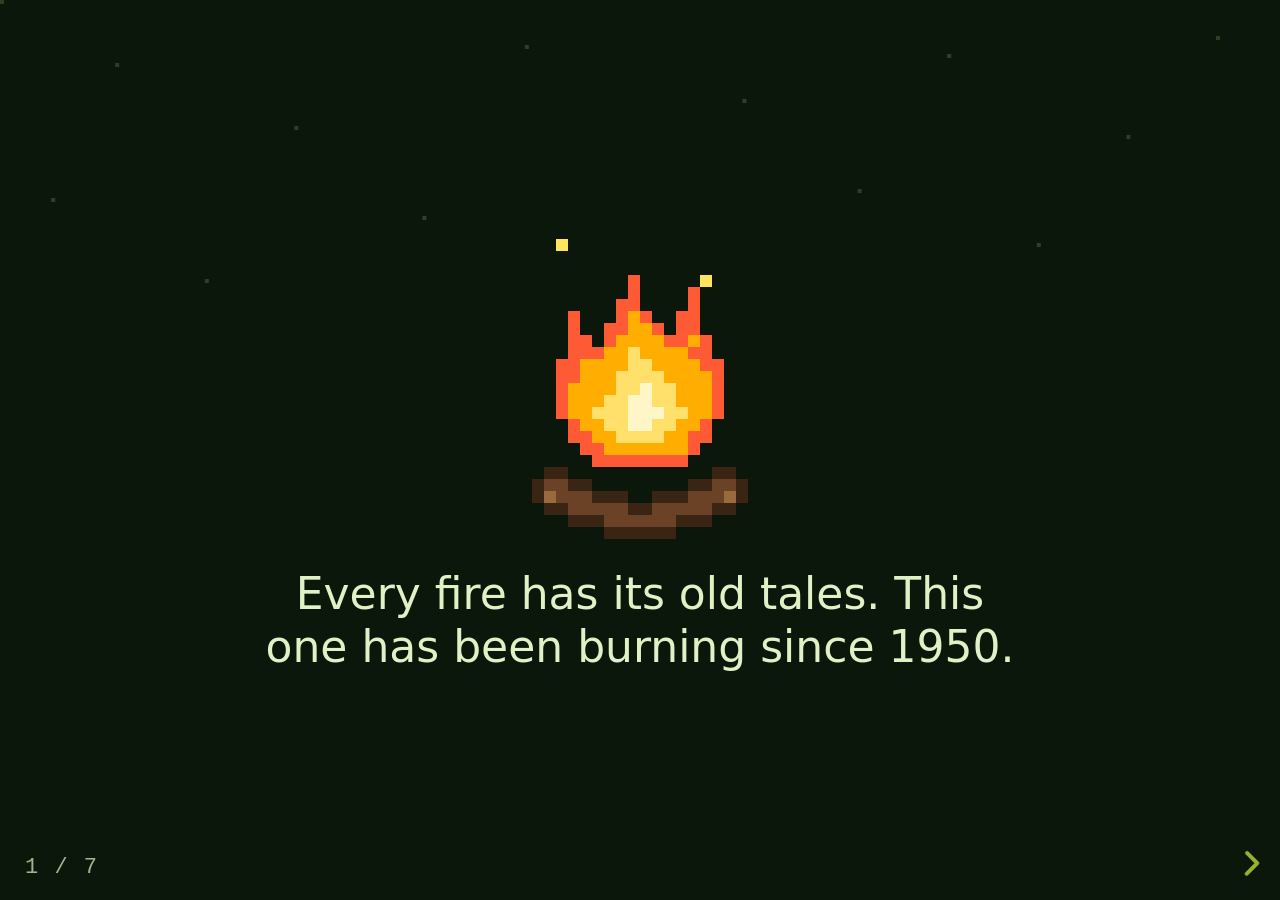
<file: decks/old-fires.html>
<!doctype html>
<html lang="en">
<head>
<meta charset="utf-8">
<meta name="viewport" content="width=device-width, initial-scale=1">
<title>II · Old fires · Playing with Fire</title>
<style>/* vendor/reveal/reset.css */
/* http://meyerweb.com/eric/tools/css/reset/
   v4.0 | 20180602
   License: none (public domain)
*/

html, body, div, span, applet, object, iframe,
h1, h2, h3, h4, h5, h6, p, blockquote, pre,
a, abbr, acronym, address, big, cite, code,
del, dfn, em, img, ins, kbd, q, s, samp,
small, strike, strong, sub, sup, tt, var,
b, u, i, center,
dl, dt, dd, ol, ul, li,
fieldset, form, label, legend,
table, caption, tbody, tfoot, thead, tr, th, td,
article, aside, canvas, details, embed,
figure, figcaption, footer, header, hgroup,
main, menu, nav, output, ruby, section, summary,
time, mark, audio, video {
  margin: 0;
  padding: 0;
  border: 0;
  font-size: 100%;
  font: inherit;
  vertical-align: baseline;
}
/* HTML5 display-role reset for older browsers */
article, aside, details, figcaption, figure,
footer, header, hgroup, main, menu, nav, section {
  display: block;
}</style>
<style>/* vendor/reveal/reveal.css */
/**
 * reveal.js 5.2.0
 * https://revealjs.com
 * MIT licensed
 *
 * Copyright (C) 2011-2024 Hakim El Hattab, https://hakim.se
 */

.reveal .r-stretch,.reveal .stretch{max-width:none;max-height:none}.reveal pre.r-stretch code,.reveal pre.stretch code{height:100%;max-height:100%;box-sizing:border-box}.reveal .r-fit-text{display:inline-block;white-space:nowrap}.reveal .r-stack{display:grid;grid-template-rows:100%}.reveal .r-stack>*{grid-area:1/1;margin:auto}.reveal .r-hstack,.reveal .r-vstack{display:flex}.reveal .r-hstack img,.reveal .r-hstack video,.reveal .r-vstack img,.reveal .r-vstack video{min-width:0;min-height:0;object-fit:contain}.reveal .r-vstack{flex-direction:column;align-items:center;justify-content:center}.reveal .r-hstack{flex-direction:row;align-items:center;justify-content:center}.reveal .items-stretch{align-items:stretch}.reveal .items-start{align-items:flex-start}.reveal .items-center{align-items:center}.reveal .items-end{align-items:flex-end}.reveal .justify-between{justify-content:space-between}.reveal .justify-around{justify-content:space-around}.reveal .justify-start{justify-content:flex-start}.reveal .justify-center{justify-content:center}.reveal .justify-end{justify-content:flex-end}html.reveal-full-page{width:100%;height:100%;height:100vh;height:calc(var(--vh,1vh) * 100);height:100dvh;overflow:hidden}.reveal-viewport{height:100%;overflow:hidden;position:relative;line-height:1;margin:0;background-color:#fff;color:#000;--r-controls-spacing:12px;--r-overlay-header-height:40px;--r-overlay-margin:0px;--r-overlay-padding:6px;--r-overlay-gap:5px}@media screen and (max-width:1024px),(max-height:768px){.reveal-viewport{--r-overlay-header-height:26px}}.reveal-viewport:fullscreen{top:0!important;left:0!important;width:100%!important;height:100%!important;transform:none!important}.reveal .fragment{transition:all .2s ease}.reveal .fragment:not(.custom){opacity:0;visibility:hidden;will-change:opacity}.reveal .fragment.visible{opacity:1;visibility:inherit}.reveal .fragment.disabled{transition:none}.reveal .fragment.grow{opacity:1;visibility:inherit}.reveal .fragment.grow.visible{transform:scale(1.3)}.reveal .fragment.shrink{opacity:1;visibility:inherit}.reveal .fragment.shrink.visible{transform:scale(.7)}.reveal .fragment.zoom-in{transform:scale(.1)}.reveal .fragment.zoom-in.visible{transform:none}.reveal .fragment.fade-out{opacity:1;visibility:inherit}.reveal .fragment.fade-out.visible{opacity:0;visibility:hidden}.reveal .fragment.semi-fade-out{opacity:1;visibility:inherit}.reveal .fragment.semi-fade-out.visible{opacity:.5;visibility:inherit}.reveal .fragment.strike{opacity:1;visibility:inherit}.reveal .fragment.strike.visible{text-decoration:line-through}.reveal .fragment.fade-up{transform:translate(0,40px)}.reveal .fragment.fade-up.visible{transform:translate(0,0)}.reveal .fragment.fade-down{transform:translate(0,-40px)}.reveal .fragment.fade-down.visible{transform:translate(0,0)}.reveal .fragment.fade-right{transform:translate(-40px,0)}.reveal .fragment.fade-right.visible{transform:translate(0,0)}.reveal .fragment.fade-left{transform:translate(40px,0)}.reveal .fragment.fade-left.visible{transform:translate(0,0)}.reveal .fragment.current-visible,.reveal .fragment.fade-in-then-out{opacity:0;visibility:hidden}.reveal .fragment.current-visible.current-fragment,.reveal .fragment.fade-in-then-out.current-fragment{opacity:1;visibility:inherit}.reveal .fragment.fade-in-then-semi-out{opacity:0;visibility:hidden}.reveal .fragment.fade-in-then-semi-out.visible{opacity:.5;visibility:inherit}.reveal .fragment.fade-in-then-semi-out.current-fragment{opacity:1;visibility:inherit}.reveal .fragment.highlight-blue,.reveal .fragment.highlight-current-blue,.reveal .fragment.highlight-current-green,.reveal .fragment.highlight-current-red,.reveal .fragment.highlight-green,.reveal .fragment.highlight-red{opacity:1;visibility:inherit}.reveal .fragment.highlight-red.visible{color:#ff2c2d}.reveal .fragment.highlight-green.visible{color:#17ff2e}.reveal .fragment.highlight-blue.visible{color:#1b91ff}.reveal .fragment.highlight-current-red.current-fragment{color:#ff2c2d}.reveal .fragment.highlight-current-green.current-fragment{color:#17ff2e}.reveal .fragment.highlight-current-blue.current-fragment{color:#1b91ff}.reveal:after{content:"";font-style:italic}.reveal iframe{z-index:1}.reveal a{position:relative}@keyframes bounce-right{0%,10%,25%,40%,50%{transform:translateX(0)}20%{transform:translateX(10px)}30%{transform:translateX(-5px)}}@keyframes bounce-left{0%,10%,25%,40%,50%{transform:translateX(0)}20%{transform:translateX(-10px)}30%{transform:translateX(5px)}}@keyframes bounce-down{0%,10%,25%,40%,50%{transform:translateY(0)}20%{transform:translateY(10px)}30%{transform:translateY(-5px)}}.reveal .controls{display:none;position:absolute;top:auto;bottom:var(--r-controls-spacing);right:var(--r-controls-spacing);left:auto;z-index:11;color:#000;pointer-events:none;font-size:10px}.reveal .controls button{position:absolute;padding:0;background-color:transparent;border:0;outline:0;cursor:pointer;color:currentColor;transform:scale(.9999);transition:color .2s ease,opacity .2s ease,transform .2s ease;z-index:2;pointer-events:auto;font-size:inherit;visibility:hidden;opacity:0;-webkit-appearance:none;-webkit-tap-highlight-color:transparent}.reveal .controls .controls-arrow:after,.reveal .controls .controls-arrow:before{content:"";position:absolute;top:0;left:0;width:2.6em;height:.5em;border-radius:.25em;background-color:currentColor;transition:all .15s ease,background-color .8s ease;transform-origin:.2em 50%;will-change:transform}.reveal .controls .controls-arrow{position:relative;width:3.6em;height:3.6em}.reveal .controls .controls-arrow:before{transform:translateX(.5em) translateY(1.55em) rotate(45deg)}.reveal .controls .controls-arrow:after{transform:translateX(.5em) translateY(1.55em) rotate(-45deg)}.reveal .controls .controls-arrow:hover:before{transform:translateX(.5em) translateY(1.55em) rotate(40deg)}.reveal .controls .controls-arrow:hover:after{transform:translateX(.5em) translateY(1.55em) rotate(-40deg)}.reveal .controls .controls-arrow:active:before{transform:translateX(.5em) translateY(1.55em) rotate(36deg)}.reveal .controls .controls-arrow:active:after{transform:translateX(.5em) translateY(1.55em) rotate(-36deg)}.reveal .controls .navigate-left{right:6.4em;bottom:3.2em;transform:translateX(-10px)}.reveal .controls .navigate-left.highlight{animation:bounce-left 2s 50 both ease-out}.reveal .controls .navigate-right{right:0;bottom:3.2em;transform:translateX(10px)}.reveal .controls .navigate-right .controls-arrow{transform:rotate(180deg)}.reveal .controls .navigate-right.highlight{animation:bounce-right 2s 50 both ease-out}.reveal .controls .navigate-up{right:3.2em;bottom:6.4em;transform:translateY(-10px)}.reveal .controls .navigate-up .controls-arrow{transform:rotate(90deg)}.reveal .controls .navigate-down{right:3.2em;bottom:-1.4em;padding-bottom:1.4em;transform:translateY(10px)}.reveal .controls .navigate-down .controls-arrow{transform:rotate(-90deg)}.reveal .controls .navigate-down.highlight{animation:bounce-down 2s 50 both ease-out}.reveal .controls[data-controls-back-arrows=faded] .navigate-up.enabled{opacity:.3}.reveal .controls[data-controls-back-arrows=faded] .navigate-up.enabled:hover{opacity:1}.reveal .controls[data-controls-back-arrows=hidden] .navigate-up.enabled{opacity:0;visibility:hidden}.reveal .controls .enabled{visibility:visible;opacity:.9;cursor:pointer;transform:none}.reveal .controls .enabled.fragmented{opacity:.5}.reveal .controls .enabled.fragmented:hover,.reveal .controls .enabled:hover{opacity:1}.reveal:not(.rtl) .controls[data-controls-back-arrows=faded] .navigate-left.enabled{opacity:.3}.reveal:not(.rtl) .controls[data-controls-back-arrows=faded] .navigate-left.enabled:hover{opacity:1}.reveal:not(.rtl) .controls[data-controls-back-arrows=hidden] .navigate-left.enabled{opacity:0;visibility:hidden}.reveal.rtl .controls[data-controls-back-arrows=faded] .navigate-right.enabled{opacity:.3}.reveal.rtl .controls[data-controls-back-arrows=faded] .navigate-right.enabled:hover{opacity:1}.reveal.rtl .controls[data-controls-back-arrows=hidden] .navigate-right.enabled{opacity:0;visibility:hidden}.reveal[data-navigation-mode=linear].has-horizontal-slides .navigate-down,.reveal[data-navigation-mode=linear].has-horizontal-slides .navigate-up{display:none}.reveal:not(.has-vertical-slides) .controls .navigate-left,.reveal[data-navigation-mode=linear].has-horizontal-slides .navigate-left{bottom:1.4em;right:5.5em}.reveal:not(.has-vertical-slides) .controls .navigate-right,.reveal[data-navigation-mode=linear].has-horizontal-slides .navigate-right{bottom:1.4em;right:.5em}.reveal:not(.has-horizontal-slides) .controls .navigate-up{right:1.4em;bottom:5em}.reveal:not(.has-horizontal-slides) .controls .navigate-down{right:1.4em;bottom:.5em}.reveal.has-dark-background .controls{color:#fff}.reveal.has-light-background .controls{color:#000}.reveal.no-hover .controls .controls-arrow:active:before,.reveal.no-hover .controls .controls-arrow:hover:before{transform:translateX(.5em) translateY(1.55em) rotate(45deg)}.reveal.no-hover .controls .controls-arrow:active:after,.reveal.no-hover .controls .controls-arrow:hover:after{transform:translateX(.5em) translateY(1.55em) rotate(-45deg)}@media screen and (min-width:500px){.reveal-viewport{--r-controls-spacing:0.8em}.reveal .controls[data-controls-layout=edges]{top:0;right:0;bottom:0;left:0}.reveal .controls[data-controls-layout=edges] .navigate-down,.reveal .controls[data-controls-layout=edges] .navigate-left,.reveal .controls[data-controls-layout=edges] .navigate-right,.reveal .controls[data-controls-layout=edges] .navigate-up{bottom:auto;right:auto}.reveal .controls[data-controls-layout=edges] .navigate-left{top:50%;left:var(--r-controls-spacing);margin-top:-1.8em}.reveal .controls[data-controls-layout=edges] .navigate-right{top:50%;right:var(--r-controls-spacing);margin-top:-1.8em}.reveal .controls[data-controls-layout=edges] .navigate-up{top:var(--r-controls-spacing);left:50%;margin-left:-1.8em}.reveal .controls[data-controls-layout=edges] .navigate-down{bottom:calc(var(--r-controls-spacing) - 1.4em + .3em);left:50%;margin-left:-1.8em}}.reveal .progress{position:absolute;display:none;height:3px;width:100%;bottom:0;left:0;z-index:10;background-color:rgba(0,0,0,.2);color:#fff}.reveal .progress:after{content:"";display:block;position:absolute;height:10px;width:100%;top:-10px}.reveal .progress span{display:block;height:100%;width:100%;background-color:currentColor;transition:transform .8s cubic-bezier(.26,.86,.44,.985);transform-origin:0 0;transform:scaleX(0)}.reveal .slide-number{position:absolute;display:block;right:8px;bottom:8px;z-index:31;font-family:Helvetica,sans-serif;font-size:12px;line-height:1;color:#fff;background-color:rgba(0,0,0,.4);padding:5px}.reveal .slide-number a{color:currentColor}.reveal .slide-number-delimiter{margin:0 3px}.reveal{position:relative;width:100%;height:100%;overflow:hidden;touch-action:pinch-zoom}.reveal.embedded{touch-action:pan-y}.reveal.embedded.is-vertical-slide{touch-action:none}.reveal .slides{position:absolute;width:100%;height:100%;top:0;right:0;bottom:0;left:0;margin:auto;pointer-events:none;overflow:visible;z-index:1;text-align:center;perspective:600px;perspective-origin:50% 40%}.reveal .slides>section{perspective:600px}.reveal .slides>section,.reveal .slides>section>section{display:none;position:absolute;width:100%;pointer-events:auto;z-index:10;transform-style:flat;transition:transform-origin .8s cubic-bezier(.26,.86,.44,.985),transform .8s cubic-bezier(.26,.86,.44,.985),visibility .8s cubic-bezier(.26,.86,.44,.985),opacity .8s cubic-bezier(.26,.86,.44,.985)}.reveal[data-transition-speed=fast] .slides section{transition-duration:.4s}.reveal[data-transition-speed=slow] .slides section{transition-duration:1.2s}.reveal .slides section[data-transition-speed=fast]{transition-duration:.4s}.reveal .slides section[data-transition-speed=slow]{transition-duration:1.2s}.reveal .slides>section.stack{padding-top:0;padding-bottom:0;pointer-events:none;height:100%}.reveal .slides>section.present,.reveal .slides>section>section.present{display:block;z-index:11;opacity:1}.reveal .slides>section:empty,.reveal .slides>section>section:empty,.reveal .slides>section>section[data-background-interactive],.reveal .slides>section[data-background-interactive]{pointer-events:none}.reveal.center,.reveal.center .slides,.reveal.center .slides section{min-height:0!important}.reveal .slides>section:not(.present),.reveal .slides>section>section:not(.present){pointer-events:none}.reveal.overview .slides>section,.reveal.overview .slides>section>section{pointer-events:auto}.reveal .slides>section.future,.reveal .slides>section.future>section,.reveal .slides>section.past,.reveal .slides>section.past>section,.reveal .slides>section>section.future,.reveal .slides>section>section.past{opacity:0}.reveal .slides>section[data-transition=slide].past,.reveal .slides>section[data-transition~=slide-out].past,.reveal.slide .slides>section:not([data-transition]).past{transform:translate(-150%,0)}.reveal .slides>section[data-transition=slide].future,.reveal .slides>section[data-transition~=slide-in].future,.reveal.slide .slides>section:not([data-transition]).future{transform:translate(150%,0)}.reveal .slides>section>section[data-transition=slide].past,.reveal .slides>section>section[data-transition~=slide-out].past,.reveal.slide .slides>section>section:not([data-transition]).past{transform:translate(0,-150%)}.reveal .slides>section>section[data-transition=slide].future,.reveal .slides>section>section[data-transition~=slide-in].future,.reveal.slide .slides>section>section:not([data-transition]).future{transform:translate(0,150%)}.reveal .slides>section[data-transition=linear].past,.reveal .slides>section[data-transition~=linear-out].past,.reveal.linear .slides>section:not([data-transition]).past{transform:translate(-150%,0)}.reveal .slides>section[data-transition=linear].future,.reveal .slides>section[data-transition~=linear-in].future,.reveal.linear .slides>section:not([data-transition]).future{transform:translate(150%,0)}.reveal .slides>section>section[data-transition=linear].past,.reveal .slides>section>section[data-transition~=linear-out].past,.reveal.linear .slides>section>section:not([data-transition]).past{transform:translate(0,-150%)}.reveal .slides>section>section[data-transition=linear].future,.reveal .slides>section>section[data-transition~=linear-in].future,.reveal.linear .slides>section>section:not([data-transition]).future{transform:translate(0,150%)}.reveal .slides section[data-transition=default].stack,.reveal.default .slides section.stack{transform-style:preserve-3d}.reveal .slides>section[data-transition=default].past,.reveal .slides>section[data-transition~=default-out].past,.reveal.default .slides>section:not([data-transition]).past{transform:translate3d(-100%,0,0) rotateY(-90deg) translate3d(-100%,0,0)}.reveal .slides>section[data-transition=default].future,.reveal .slides>section[data-transition~=default-in].future,.reveal.default .slides>section:not([data-transition]).future{transform:translate3d(100%,0,0) rotateY(90deg) translate3d(100%,0,0)}.reveal .slides>section>section[data-transition=default].past,.reveal .slides>section>section[data-transition~=default-out].past,.reveal.default .slides>section>section:not([data-transition]).past{transform:translate3d(0,-300px,0) rotateX(70deg) translate3d(0,-300px,0)}.reveal .slides>section>section[data-transition=default].future,.reveal .slides>section>section[data-transition~=default-in].future,.reveal.default .slides>section>section:not([data-transition]).future{transform:translate3d(0,300px,0) rotateX(-70deg) translate3d(0,300px,0)}.reveal .slides section[data-transition=convex].stack,.reveal.convex .slides section.stack{transform-style:preserve-3d}.reveal .slides>section[data-transition=convex].past,.reveal .slides>section[data-transition~=convex-out].past,.reveal.convex .slides>section:not([data-transition]).past{transform:translate3d(-100%,0,0) rotateY(-90deg) translate3d(-100%,0,0)}.reveal .slides>section[data-transition=convex].future,.reveal .slides>section[data-transition~=convex-in].future,.reveal.convex .slides>section:not([data-transition]).future{transform:translate3d(100%,0,0) rotateY(90deg) translate3d(100%,0,0)}.reveal .slides>section>section[data-transition=convex].past,.reveal .slides>section>section[data-transition~=convex-out].past,.reveal.convex .slides>section>section:not([data-transition]).past{transform:translate3d(0,-300px,0) rotateX(70deg) translate3d(0,-300px,0)}.reveal .slides>section>section[data-transition=convex].future,.reveal .slides>section>section[data-transition~=convex-in].future,.reveal.convex .slides>section>section:not([data-transition]).future{transform:translate3d(0,300px,0) rotateX(-70deg) translate3d(0,300px,0)}.reveal .slides section[data-transition=concave].stack,.reveal.concave .slides section.stack{transform-style:preserve-3d}.reveal .slides>section[data-transition=concave].past,.reveal .slides>section[data-transition~=concave-out].past,.reveal.concave .slides>section:not([data-transition]).past{transform:translate3d(-100%,0,0) rotateY(90deg) translate3d(-100%,0,0)}.reveal .slides>section[data-transition=concave].future,.reveal .slides>section[data-transition~=concave-in].future,.reveal.concave .slides>section:not([data-transition]).future{transform:translate3d(100%,0,0) rotateY(-90deg) translate3d(100%,0,0)}.reveal .slides>section>section[data-transition=concave].past,.reveal .slides>section>section[data-transition~=concave-out].past,.reveal.concave .slides>section>section:not([data-transition]).past{transform:translate3d(0,-80%,0) rotateX(-70deg) translate3d(0,-80%,0)}.reveal .slides>section>section[data-transition=concave].future,.reveal .slides>section>section[data-transition~=concave-in].future,.reveal.concave .slides>section>section:not([data-transition]).future{transform:translate3d(0,80%,0) rotateX(70deg) translate3d(0,80%,0)}.reveal .slides section[data-transition=zoom],.reveal.zoom .slides section:not([data-transition]){transition-timing-function:ease}.reveal .slides>section[data-transition=zoom].past,.reveal .slides>section[data-transition~=zoom-out].past,.reveal.zoom .slides>section:not([data-transition]).past{visibility:hidden;transform:scale(16)}.reveal .slides>section[data-transition=zoom].future,.reveal .slides>section[data-transition~=zoom-in].future,.reveal.zoom .slides>section:not([data-transition]).future{visibility:hidden;transform:scale(.2)}.reveal .slides>section>section[data-transition=zoom].past,.reveal .slides>section>section[data-transition~=zoom-out].past,.reveal.zoom .slides>section>section:not([data-transition]).past{transform:scale(16)}.reveal .slides>section>section[data-transition=zoom].future,.reveal .slides>section>section[data-transition~=zoom-in].future,.reveal.zoom .slides>section>section:not([data-transition]).future{transform:scale(.2)}.reveal.cube .slides{perspective:1300px}.reveal.cube .slides section{padding:30px;min-height:700px;backface-visibility:hidden;box-sizing:border-box;transform-style:preserve-3d}.reveal.center.cube .slides section{min-height:0}.reveal.cube .slides section:not(.stack):before{content:"";position:absolute;display:block;width:100%;height:100%;left:0;top:0;background:rgba(0,0,0,.1);border-radius:4px;transform:translateZ(-20px)}.reveal.cube .slides section:not(.stack):after{content:"";position:absolute;display:block;width:90%;height:30px;left:5%;bottom:0;background:0 0;z-index:1;border-radius:4px;box-shadow:0 95px 25px rgba(0,0,0,.2);transform:translateZ(-90px) rotateX(65deg)}.reveal.cube .slides>section.stack{padding:0;background:0 0}.reveal.cube .slides>section.past{transform-origin:100% 0;transform:translate3d(-100%,0,0) rotateY(-90deg)}.reveal.cube .slides>section.future{transform-origin:0 0;transform:translate3d(100%,0,0) rotateY(90deg)}.reveal.cube .slides>section>section.past{transform-origin:0 100%;transform:translate3d(0,-100%,0) rotateX(90deg)}.reveal.cube .slides>section>section.future{transform-origin:0 0;transform:translate3d(0,100%,0) rotateX(-90deg)}.reveal.page .slides{perspective-origin:0 50%;perspective:3000px}.reveal.page .slides section{padding:30px;min-height:700px;box-sizing:border-box;transform-style:preserve-3d}.reveal.page .slides section.past{z-index:12}.reveal.page .slides section:not(.stack):before{content:"";position:absolute;display:block;width:100%;height:100%;left:0;top:0;background:rgba(0,0,0,.1);transform:translateZ(-20px)}.reveal.page .slides section:not(.stack):after{content:"";position:absolute;display:block;width:90%;height:30px;left:5%;bottom:0;background:0 0;z-index:1;border-radius:4px;box-shadow:0 95px 25px rgba(0,0,0,.2);transform:translateZ(-90px) rotateX(65deg)}.reveal.page .slides>section.stack{padding:0;background:0 0}.reveal.page .slides>section.past{transform-origin:0 0;transform:translate3d(-40%,0,0) rotateY(-80deg)}.reveal.page .slides>section.future{transform-origin:100% 0;transform:translate3d(0,0,0)}.reveal.page .slides>section>section.past{transform-origin:0 0;transform:translate3d(0,-40%,0) rotateX(80deg)}.reveal.page .slides>section>section.future{transform-origin:0 100%;transform:translate3d(0,0,0)}.reveal .slides section[data-transition=fade],.reveal.fade .slides section:not([data-transition]),.reveal.fade .slides>section>section:not([data-transition]){transform:none;transition:opacity .5s}.reveal.fade.overview .slides section,.reveal.fade.overview .slides>section>section{transition:none}.reveal .slides section[data-transition=none],.reveal.none .slides section:not([data-transition]){transform:none;transition:none}.reveal .pause-overlay{position:absolute;top:0;left:0;width:100%;height:100%;background:#000;visibility:hidden;opacity:0;z-index:100;transition:all 1s ease}.reveal .pause-overlay .resume-button{position:absolute;bottom:20px;right:20px;color:#ccc;border-radius:2px;padding:6px 14px;border:2px solid #ccc;font-size:16px;background:0 0;cursor:pointer}.reveal .pause-overlay .resume-button:hover{color:#fff;border-color:#fff}.reveal.paused .pause-overlay{visibility:visible;opacity:1}.reveal .no-transition,.reveal .no-transition *,.reveal .slides.disable-slide-transitions section{transition:none!important}.reveal .slides.disable-slide-transitions section{transform:none!important}.reveal .backgrounds{position:absolute;width:100%;height:100%;top:0;left:0;perspective:600px}.reveal .slide-background{display:none;position:absolute;width:100%;height:100%;opacity:0;visibility:hidden;overflow:hidden;background-color:rgba(0,0,0,0);transition:all .8s cubic-bezier(.26,.86,.44,.985)}.reveal .slide-background-content{position:absolute;width:100%;height:100%;background-position:50% 50%;background-repeat:no-repeat;background-size:cover}.reveal .slide-background.stack{display:block}.reveal .slide-background.present{opacity:1;visibility:visible;z-index:2}.print-pdf .reveal .slide-background{opacity:1!important;visibility:visible!important}.reveal .slide-background video{position:absolute;width:100%;height:100%;max-width:none;max-height:none;top:0;left:0;object-fit:cover}.reveal .slide-background[data-background-size=contain] video{object-fit:contain}.reveal>.backgrounds .slide-background[data-background-transition=none],.reveal[data-background-transition=none]>.backgrounds .slide-background:not([data-background-transition]){transition:none}.reveal>.backgrounds .slide-background[data-background-transition=slide],.reveal[data-background-transition=slide]>.backgrounds .slide-background:not([data-background-transition]){opacity:1}.reveal>.backgrounds .slide-background.past[data-background-transition=slide],.reveal[data-background-transition=slide]>.backgrounds .slide-background.past:not([data-background-transition]){transform:translate(-100%,0)}.reveal>.backgrounds .slide-background.future[data-background-transition=slide],.reveal[data-background-transition=slide]>.backgrounds .slide-background.future:not([data-background-transition]){transform:translate(100%,0)}.reveal>.backgrounds .slide-background>.slide-background.past[data-background-transition=slide],.reveal[data-background-transition=slide]>.backgrounds .slide-background>.slide-background.past:not([data-background-transition]){transform:translate(0,-100%)}.reveal>.backgrounds .slide-background>.slide-background.future[data-background-transition=slide],.reveal[data-background-transition=slide]>.backgrounds .slide-background>.slide-background.future:not([data-background-transition]){transform:translate(0,100%)}.reveal>.backgrounds .slide-background.past[data-background-transition=convex],.reveal[data-background-transition=convex]>.backgrounds .slide-background.past:not([data-background-transition]){opacity:0;transform:translate3d(-100%,0,0) rotateY(-90deg) translate3d(-100%,0,0)}.reveal>.backgrounds .slide-background.future[data-background-transition=convex],.reveal[data-background-transition=convex]>.backgrounds .slide-background.future:not([data-background-transition]){opacity:0;transform:translate3d(100%,0,0) rotateY(90deg) translate3d(100%,0,0)}.reveal>.backgrounds .slide-background>.slide-background.past[data-background-transition=convex],.reveal[data-background-transition=convex]>.backgrounds .slide-background>.slide-background.past:not([data-background-transition]){opacity:0;transform:translate3d(0,-100%,0) rotateX(90deg) translate3d(0,-100%,0)}.reveal>.backgrounds .slide-background>.slide-background.future[data-background-transition=convex],.reveal[data-background-transition=convex]>.backgrounds .slide-background>.slide-background.future:not([data-background-transition]){opacity:0;transform:translate3d(0,100%,0) rotateX(-90deg) translate3d(0,100%,0)}.reveal>.backgrounds .slide-background.past[data-background-transition=concave],.reveal[data-background-transition=concave]>.backgrounds .slide-background.past:not([data-background-transition]){opacity:0;transform:translate3d(-100%,0,0) rotateY(90deg) translate3d(-100%,0,0)}.reveal>.backgrounds .slide-background.future[data-background-transition=concave],.reveal[data-background-transition=concave]>.backgrounds .slide-background.future:not([data-background-transition]){opacity:0;transform:translate3d(100%,0,0) rotateY(-90deg) translate3d(100%,0,0)}.reveal>.backgrounds .slide-background>.slide-background.past[data-background-transition=concave],.reveal[data-background-transition=concave]>.backgrounds .slide-background>.slide-background.past:not([data-background-transition]){opacity:0;transform:translate3d(0,-100%,0) rotateX(-90deg) translate3d(0,-100%,0)}.reveal>.backgrounds .slide-background>.slide-background.future[data-background-transition=concave],.reveal[data-background-transition=concave]>.backgrounds .slide-background>.slide-background.future:not([data-background-transition]){opacity:0;transform:translate3d(0,100%,0) rotateX(90deg) translate3d(0,100%,0)}.reveal>.backgrounds .slide-background[data-background-transition=zoom],.reveal[data-background-transition=zoom]>.backgrounds .slide-background:not([data-background-transition]){transition-timing-function:ease}.reveal>.backgrounds .slide-background.past[data-background-transition=zoom],.reveal[data-background-transition=zoom]>.backgrounds .slide-background.past:not([data-background-transition]){opacity:0;visibility:hidden;transform:scale(16)}.reveal>.backgrounds .slide-background.future[data-background-transition=zoom],.reveal[data-background-transition=zoom]>.backgrounds .slide-background.future:not([data-background-transition]){opacity:0;visibility:hidden;transform:scale(.2)}.reveal>.backgrounds .slide-background>.slide-background.past[data-background-transition=zoom],.reveal[data-background-transition=zoom]>.backgrounds .slide-background>.slide-background.past:not([data-background-transition]){opacity:0;visibility:hidden;transform:scale(16)}.reveal>.backgrounds .slide-background>.slide-background.future[data-background-transition=zoom],.reveal[data-background-transition=zoom]>.backgrounds .slide-background>.slide-background.future:not([data-background-transition]){opacity:0;visibility:hidden;transform:scale(.2)}.reveal[data-transition-speed=fast]>.backgrounds .slide-background{transition-duration:.4s}.reveal[data-transition-speed=slow]>.backgrounds .slide-background{transition-duration:1.2s}.reveal [data-auto-animate-target^=unmatched]{will-change:opacity}.reveal section[data-auto-animate]:not(.stack):not([data-auto-animate=running]) [data-auto-animate-target^=unmatched]{opacity:0}.reveal.overview{perspective-origin:50% 50%;perspective:700px}.reveal.overview .slides section{height:100%;top:0!important;opacity:1!important;overflow:hidden;visibility:visible!important;cursor:pointer;box-sizing:border-box}.reveal.overview .slides section.present,.reveal.overview .slides section:hover{outline:10px solid rgba(150,150,150,.4);outline-offset:10px}.reveal.overview .slides section .fragment{opacity:1;transition:none}.reveal.overview .slides section:after,.reveal.overview .slides section:before{display:none!important}.reveal.overview .slides>section.stack{padding:0;top:0!important;background:0 0;outline:0;overflow:visible}.reveal.overview .backgrounds{perspective:inherit}.reveal.overview .backgrounds .slide-background{opacity:1;visibility:visible;outline:10px solid rgba(150,150,150,.1);outline-offset:10px}.reveal.overview .backgrounds .slide-background.stack{overflow:visible}.reveal.overview .slides section,.reveal.overview-deactivating .slides section{transition:none}.reveal.overview .backgrounds .slide-background,.reveal.overview-deactivating .backgrounds .slide-background{transition:none}.reveal.rtl .slides,.reveal.rtl .slides h1,.reveal.rtl .slides h2,.reveal.rtl .slides h3,.reveal.rtl .slides h4,.reveal.rtl .slides h5,.reveal.rtl .slides h6{direction:rtl;font-family:sans-serif}.reveal.rtl code,.reveal.rtl pre{direction:ltr}.reveal.rtl ol,.reveal.rtl ul{text-align:right}.reveal.rtl .progress span{transform-origin:100% 0}.reveal.has-parallax-background .backgrounds{transition:all .8s ease}.reveal.has-parallax-background[data-transition-speed=fast] .backgrounds{transition-duration:.4s}.reveal.has-parallax-background[data-transition-speed=slow] .backgrounds{transition-duration:1.2s}@keyframes fade-in{from{opacity:0}to{opacity:1}}@keyframes scale-up{from{transform:scale(.95)}to{transform:scale(1)}}.reveal [data-preview-image],.reveal [data-preview-link]:not(a):not([data-preview-link=false]),.reveal [data-preview-video]{cursor:zoom-in}.r-overlay{position:absolute;top:var(--r-overlay-margin);right:var(--r-overlay-margin);bottom:var(--r-overlay-margin);left:var(--r-overlay-margin);border-radius:min(var(--r-overlay-margin),6px);z-index:99;background:rgba(0,0,0,.95);-webkit-backdrop-filter:blur(10px);backdrop-filter:blur(10px);transition:all .3s ease;color:#fff;animation:fade-in .3s ease;font-family:ui-sans-serif,system-ui,-apple-system,Helvetica,sans-serif}.r-overlay-viewport{position:absolute;top:var(--r-overlay-padding);right:var(--r-overlay-padding);bottom:var(--r-overlay-padding);left:var(--r-overlay-padding);gap:var(--r-overlay-gap);display:flex;flex-direction:column}.r-overlay-header{display:flex;z-index:2;box-sizing:border-box;align-items:center;justify-content:flex-end;height:var(--r-overlay-header-height);gap:6px}.r-overlay-header .r-overlay-button{all:unset;display:flex;align-items:center;justify-content:center;min-width:var(--r-overlay-header-height);min-height:var(--r-overlay-header-height);padding:0 calc(var(--r-overlay-header-height)/ 4);opacity:1;border-radius:6px;font-size:18px;gap:8px;cursor:pointer;box-sizing:border-box}.r-overlay-header .r-overlay-button:hover{opacity:1;background-color:rgba(255,255,255,.15)}.r-overlay-header .icon{display:inline-block;width:20px;height:20px;background-position:50% 50%;background-size:100%;background-repeat:no-repeat}.r-overlay-close .icon{background-image:url([data-uri])}.r-overlay-external .icon{background-image:url([data-uri])}.r-overlay-content{position:relative;display:grid;place-items:center;border-radius:6px;overflow:hidden;flex-grow:1;background-color:rgba(20,20,20,.8);animation:scale-up .5s cubic-bezier(.26,.86,.44,.985)}.r-overlay-spinner{position:absolute;display:block;top:50%;left:50%;width:32px;height:32px;margin:-16px 0 0 -16px;z-index:10;background-image:url([data-uri]%2F%2F%2F6%2Bvr8nJybW1tcDAwOjo6Nvb26ioqKOjo7Ozs%2FLy8vz8%2FAAAAAAAAAAAACH%2FC05FVFNDQVBFMi4wAwEAAAAh%2FhpDcmVhdGVkIHdpdGggYWpheGxvYWQuaW5mbwAh%[base64]%2FV%2FnmOM82XiHRLYKhKP1oZmADdEAAAh%2BQQJCgAAACwAAAAAIAAgAAAE6hDISWlZpOrNp1lGNRSdRpDUolIGw5RUYhhHukqFu8DsrEyqnWThGvAmhVlteBvojpTDDBUEIFwMFBRAmBkSgOrBFZogCASwBDEY%2FCZSg7GSE0gSCjQBMVG023xWBhklAnoEdhQEfyNqMIcKjhRsjEdnezB%2BA4k8gTwJhFuiW4dokXiloUepBAp5qaKpp6%2BHo7aWW54wl7obvEe0kRuoplCGepwSx2jJvqHEmGt6whJpGpfJCHmOoNHKaHx61WiSR92E4lbFoq%2BB6QDtuetcaBPnW6%2BO7wDHpIiK9SaVK5GgV543tzjgGcghAgAh%[base64]%2B%2BG%2Bw48edZPK%2BM6hLJpQg484enXIdQFSS1u6UhksENEQAAIfkECQoAAAAsAAAAACAAIAAABOcQyEmpGKLqzWcZRVUQnZYg1aBSh2GUVEIQ2aQOE%2BG%2BcD4ntpWkZQj1JIiZIogDFFyHI0UxQwFugMSOFIPJftfVAEoZLBbcLEFhlQiqGp1Vd140AUklUN3eCA51C1EWMzMCezCBBmkxVIVHBWd3HHl9JQOIJSdSnJ0TDKChCwUJjoWMPaGqDKannasMo6WnM562R5YluZRwur0wpgqZE7NKUm%2BFNRPIhjBJxKZteWuIBMN4zRMIVIhffcgojwCF117i4nlLnY5ztRLsnOk%2BaV%2BoJY7V7m76PdkS4trKcdg0Zc0tTcKkRAAAIfkECQoAAAAsAAAAACAAIAAABO4QyEkpKqjqzScpRaVkXZWQEximw1BSCUEIlDohrft6cpKCk5xid5MNJTaAIkekKGQkWyKHkvhKsR7ARmitkAYDYRIbUQRQjWBwJRzChi9CRlBcY1UN4g0%[base64]%[base64]%2BE71SRQeyqUToLA7VxF0JDyIQh%2FMVVPMt1ECZlfcjZJ9mIKoaTl1MRIl5o4CUKXOwmyrCInCKqcWtvadL2SYhyASyNDJ0uIiRMDjI0Fd30%2FiI2UA5GSS5UDj2l6NoqgOgN4gksEBgYFf0FDqKgHnyZ9OX8HrgYHdHpcHQULXAS2qKpENRg7eAMLC7kTBaixUYFkKAzWAAnLC7FLVxLWDBLKCwaKTULgEwbLA4hJtOkSBNqITT3xEgfLpBtzE%2FjiuL04RGEBgwWhShRgQExHBAAh%2BQQJCgAAACwAAAAAIAAgAAAE7xDISWlSqerNpyJKhWRdlSAVoVLCWk6JKlAqAavhO9UkUHsqlE6CwO1cRdCQ8iEIfzFVTzLdRAmZX3I2SfZiCqGk5dTESJeaOAlClzsJsqwiJwiqnFrb2nS9kmIcgEsjQydLiIlHehhpejaIjzh9eomSjZR%[base64]%2BE71SRQeyqUToLA7VxF0JDyIQh%[base64]%2BE71SRQeyqUToLA7VxF0JDyIQh%2FMVVPMt1ECZlfcjZJ9mIKoaTl1MRIl5o4CUKXOwmyrCInCKqcWtvadL2SYhyASyNDJ0uIiUd6GAULDJCRiXo1CpGXDJOUjY%2BYip9DhToJA4RBLwMLCwVDfRgbBAaqqoZ1XBMHswsHtxtFaH1iqaoGNgAIxRpbFAgfPQSqpbgGBqUD1wBXeCYp1AYZ19JJOYgH1KwA4UBvQwXUBxPqVD9L3sbp2BNk2xvvFPJd%2BMFCN6HAAIKgNggY0KtEBAAh%[base64]%2BvsYMDAzZQPC9VCNkDWUhGkuE5PxJNwiUK4UfLzOlD4WvzAHaoG9nxPi5d%2BjYUqfAhhykOFwJWiAAAIfkECQoAAAAsAAAAACAAIAAABPAQyElpUqnqzaciSoVkXVUMFaFSwlpOCcMYlErAavhOMnNLNo8KsZsMZItJEIDIFSkLGQoQTNhIsFehRww2CQLKF0tYGKYSg%2BygsZIuNqJksKgbfgIGepNo2cIUB3V1B3IvNiBYNQaDSTtfhhx0CwVPI0UJe0%2Bbm4g5VgcGoqOcnjmjqDSdnhgEoamcsZuXO1aWQy8KAwOAuTYYGwi7w5h%2BKr0SJ8MFihpNbx%2B4Erq7BYBuzsdiH1jCAzoSfl0rVirNbRXlBBlLX%2BBP0XJLAPGzTkAuAOqb0WT5AH7OcdCm5B8TgRwSRKIHQtaLCwg1RAAAOwAAAAAAAAAAAA%3D%3D);visibility:hidden;opacity:0}.r-overlay-preview .r-overlay-content iframe{width:100%;height:100%;max-width:100%;max-height:100%;border:0;opacity:0;visibility:hidden;transition:all .3s ease}.r-overlay-preview[data-state=loaded] iframe{opacity:1;visibility:visible}.r-overlay-preview .r-overlay-content img,.r-overlay-preview .r-overlay-content video{position:absolute;max-width:100%;max-height:100%;width:100%;height:100%;margin:0;object-fit:scale-down}.r-overlay-preview[data-preview-fit=none] img,.r-overlay-preview[data-preview-fit=none] video{object-fit:none}.r-overlay-preview[data-preview-fit=scale-down] img,.r-overlay-preview[data-preview-fit=scale-down] video{object-fit:scale-down}.r-overlay-preview[data-preview-fit=contain] img,.r-overlay-preview[data-preview-fit=contain] video{object-fit:contain}.r-overlay-preview[data-preview-fit=cover] img,.r-overlay-preview[data-preview-fit=cover] video{object-fit:cover}.r-overlay-preview[data-state=loaded] .r-overlay-content-inner{position:absolute;z-index:-1;left:0;top:45%;width:100%;text-align:center;letter-spacing:normal}.r-overlay-preview .r-overlay-error{font-size:18px;color:orange}.r-overlay-preview .x-frame-error{opacity:0;transition:opacity .3s ease .3s}.r-overlay-preview[data-state=loaded] .x-frame-error{opacity:1}.r-overlay-preview[data-state=loading] .r-overlay-spinner{opacity:.6;visibility:visible}.r-overlay-help .r-overlay-content{overflow:auto}.r-overlay-help-content{max-width:560px;padding:20px 0;margin:auto;text-align:center;letter-spacing:normal}.r-overlay-help-content .title{font-size:20px;margin-top:0}.r-overlay-help .r-overlay-help-content table{border:1px solid #fff;border-collapse:collapse;font-size:16px;text-align:left}.r-overlay-help .r-overlay-help-content table td,.r-overlay-help .r-overlay-help-content table th{width:240px;padding:14px;border:1px solid #fff;vertical-align:middle}.r-overlay-help .r-overlay-help-content table th{padding-top:20px;padding-bottom:20px}.reveal .playback{position:absolute;left:15px;bottom:20px;z-index:30;cursor:pointer;transition:all .4s ease;-webkit-tap-highlight-color:transparent}.reveal.overview .playback{opacity:0;visibility:hidden}.reveal .hljs{min-height:100%}.reveal .hljs table{margin:initial}.reveal .hljs-ln-code,.reveal .hljs-ln-numbers{padding:0;border:0}.reveal .hljs-ln-numbers{opacity:.6;padding-right:.75em;text-align:right;vertical-align:top}.reveal .hljs.has-highlights tr:not(.highlight-line){opacity:.4}.reveal .hljs.has-highlights.fragment{transition:all .2s ease}.reveal .hljs:not(:first-child).fragment{position:absolute;top:0;left:0;width:100%;box-sizing:border-box}.reveal pre[data-auto-animate-target]{overflow:hidden}.reveal pre[data-auto-animate-target] code{height:100%}.reveal .roll{display:inline-block;line-height:1.2;overflow:hidden;vertical-align:top;perspective:400px;perspective-origin:50% 50%}.reveal .roll:hover{background:0 0;text-shadow:none}.reveal .roll span{display:block;position:relative;padding:0 2px;pointer-events:none;transition:all .4s ease;transform-origin:50% 0;transform-style:preserve-3d;backface-visibility:hidden}.reveal .roll:hover span{background:rgba(0,0,0,.5);transform:translate3d(0,0,-45px) rotateX(90deg)}.reveal .roll span:after{content:attr(data-title);display:block;position:absolute;left:0;top:0;padding:0 2px;backface-visibility:hidden;transform-origin:50% 0;transform:translate3d(0,110%,0) rotateX(-90deg)}.reveal aside.notes{display:none}.reveal .speaker-notes{display:none;position:absolute;width:33.3333333333%;height:100%;top:0;left:100%;padding:14px 18px 14px 18px;z-index:1;font-size:18px;line-height:1.4;border:1px solid rgba(0,0,0,.05);color:#222;background-color:#f5f5f5;overflow:auto;box-sizing:border-box;text-align:left;font-family:Helvetica,sans-serif;-webkit-overflow-scrolling:touch}.reveal .speaker-notes .notes-placeholder{color:#ccc;font-style:italic}.reveal .speaker-notes:focus{outline:0}.reveal .speaker-notes:before{content:"Speaker notes";display:block;margin-bottom:10px;opacity:.5}.reveal.show-notes{max-width:75%;overflow:visible}.reveal.show-notes .speaker-notes{display:block}@media screen and (min-width:1600px){.reveal .speaker-notes{font-size:20px}}@media screen and (max-width:1024px){.reveal.show-notes{border-left:0;max-width:none;max-height:70%;max-height:70vh;overflow:visible}.reveal.show-notes .speaker-notes{top:100%;left:0;width:100%;height:30vh;border:0}}@media screen and (max-width:600px){.reveal.show-notes{max-height:60%;max-height:60vh}.reveal.show-notes .speaker-notes{top:100%;height:40vh}.reveal .speaker-notes{font-size:14px}}.reveal .jump-to-slide{position:absolute;top:15px;left:15px;z-index:30;font-size:32px;-webkit-tap-highlight-color:transparent}.reveal .jump-to-slide-input{background:0 0;padding:8px;font-size:inherit;color:currentColor;border:0}.reveal .jump-to-slide-input::placeholder{color:currentColor;opacity:.5}.reveal.has-dark-background .jump-to-slide-input{color:#fff}.reveal.has-light-background .jump-to-slide-input{color:#222}.reveal .jump-to-slide-input:focus{outline:0}.zoomed .reveal *,.zoomed .reveal :after,.zoomed .reveal :before{backface-visibility:visible!important}.zoomed .reveal .controls,.zoomed .reveal .progress{opacity:0}.zoomed .reveal .roll span{background:0 0}.zoomed .reveal .roll span:after{visibility:hidden}.reveal-viewport.loading-scroll-mode{visibility:hidden}.reveal-viewport.reveal-scroll{margin:0 auto;overflow:auto;overflow-x:hidden;overflow-y:auto;z-index:1;--r-scrollbar-width:7px;--r-scrollbar-trigger-size:5px;--r-controls-spacing:8px}@media screen and (max-width:500px){.reveal-viewport.reveal-scroll{--r-scrollbar-width:3px;--r-scrollbar-trigger-size:3px}}.reveal-viewport.reveal-scroll .backgrounds,.reveal-viewport.reveal-scroll .controls,.reveal-viewport.reveal-scroll .playback,.reveal-viewport.reveal-scroll .progress,.reveal-viewport.reveal-scroll .slide-number,.reveal-viewport.reveal-scroll .speaker-notes{display:none!important}.reveal-viewport.reveal-scroll .pause-overlay,.reveal-viewport.reveal-scroll .r-overlay{position:fixed}.reveal-viewport.reveal-scroll .reveal{overflow:visible;touch-action:manipulation}.reveal-viewport.reveal-scroll .slides{position:static;pointer-events:initial;left:auto;top:auto;width:100%!important;margin:0;padding:0;overflow:visible;display:block;perspective:none;perspective-origin:50% 50%}.reveal-viewport.reveal-scroll .scroll-page{position:relative;width:100%;height:calc(var(--page-height) + var(--page-scroll-padding));z-index:1;overflow:visible}.reveal-viewport.reveal-scroll .scroll-page-sticky{position:sticky;height:var(--page-height);top:0}.reveal-viewport.reveal-scroll .scroll-page-content{position:absolute;top:0;left:0;width:100%;height:100%;overflow:hidden}.reveal-viewport.reveal-scroll .scroll-page section{visibility:visible!important;display:block!important;position:absolute!important;width:var(--slide-width)!important;height:var(--slide-height)!important;top:50%!important;left:50%!important;opacity:1!important;transform:scale(var(--slide-scale)) translate(-50%,-50%)!important;transform-style:flat!important;transform-origin:0 0!important}.reveal-viewport.reveal-scroll .slide-background{display:block!important;position:absolute;top:0;left:0;width:100%;height:100%;z-index:auto!important;visibility:visible;opacity:1;touch-action:manipulation}.reveal-viewport.reveal-scroll[data-scrollbar=auto]::-webkit-scrollbar,.reveal-viewport.reveal-scroll[data-scrollbar=true]::-webkit-scrollbar{display:none}.reveal-viewport.reveal-scroll[data-scrollbar=auto],.reveal-viewport.reveal-scroll[data-scrollbar=true]{scrollbar-width:none}.reveal-viewport.has-dark-background,.reveal.has-dark-background{--r-overlay-element-bg-color:240,240,240;--r-overlay-element-fg-color:0,0,0}.reveal-viewport.has-light-background,.reveal.has-light-background{--r-overlay-element-bg-color:0,0,0;--r-overlay-element-fg-color:240,240,240}.reveal-viewport.reveal-scroll .scrollbar{position:sticky;top:50%;z-index:20;opacity:0;transition:all .3s ease}.reveal-viewport.reveal-scroll .scrollbar.visible,.reveal-viewport.reveal-scroll .scrollbar:hover{opacity:1}.reveal-viewport.reveal-scroll .scrollbar .scrollbar-inner{position:absolute;width:var(--r-scrollbar-width);height:calc(var(--viewport-height) - var(--r-controls-spacing) * 2);right:var(--r-controls-spacing);top:0;transform:translateY(-50%);border-radius:var(--r-scrollbar-width);z-index:10}.reveal-viewport.reveal-scroll .scrollbar .scrollbar-playhead{position:absolute;width:var(--r-scrollbar-width);height:var(--r-scrollbar-width);top:0;left:0;border-radius:var(--r-scrollbar-width);background-color:rgba(var(--r-overlay-element-bg-color),1);z-index:11;transition:background-color .2s ease}.reveal-viewport.reveal-scroll .scrollbar .scrollbar-slide{position:absolute;width:100%;background-color:rgba(var(--r-overlay-element-bg-color),.2);box-shadow:0 0 0 1px rgba(var(--r-overlay-element-fg-color),.1);border-radius:var(--r-scrollbar-width);transition:background-color .2s ease}.reveal-viewport.reveal-scroll .scrollbar .scrollbar-slide:after{content:"";position:absolute;width:200%;height:100%;top:0;left:-50%;background:rgba(0,0,0,0);z-index:-1}.reveal-viewport.reveal-scroll .scrollbar .scrollbar-slide.active,.reveal-viewport.reveal-scroll .scrollbar .scrollbar-slide:hover{background-color:rgba(var(--r-overlay-element-bg-color),.4)}.reveal-viewport.reveal-scroll .scrollbar .scrollbar-trigger{position:absolute;width:100%;transition:background-color .2s ease}.reveal-viewport.reveal-scroll .scrollbar .scrollbar-slide.active.has-triggers{background-color:rgba(var(--r-overlay-element-bg-color),.4);z-index:10}.reveal-viewport.reveal-scroll .scrollbar .scrollbar-slide.active .scrollbar-trigger:after{content:"";position:absolute;width:var(--r-scrollbar-trigger-size);height:var(--r-scrollbar-trigger-size);border-radius:20px;top:50%;left:50%;transform:translate(-50%,-50%);background-color:rgba(var(--r-overlay-element-bg-color),1);transition:transform .2s ease,opacity .2s ease;opacity:.4}.reveal-viewport.reveal-scroll .scrollbar .scrollbar-slide.active .scrollbar-trigger.active:after,.reveal-viewport.reveal-scroll .scrollbar .scrollbar-slide.active .scrollbar-trigger.active~.scrollbar-trigger:after{opacity:1}.reveal-viewport.reveal-scroll .scrollbar .scrollbar-slide.active .scrollbar-trigger~.scrollbar-trigger.active:after{transform:translate(calc(var(--r-scrollbar-width) * -2),0);background-color:rgba(var(--r-overlay-element-bg-color),1)}html.reveal-print *{-webkit-print-color-adjust:exact}html.reveal-print{width:100%;height:100%;overflow:visible}html.reveal-print body{margin:0 auto!important;border:0;padding:0;float:none!important;overflow:visible}html.reveal-print .nestedarrow,html.reveal-print .reveal .controls,html.reveal-print .reveal .playback,html.reveal-print .reveal .progress,html.reveal-print .reveal.overview,html.reveal-print .state-background{display:none!important}html.reveal-print .reveal pre code{overflow:hidden!important}html.reveal-print .reveal{width:auto!important;height:auto!important;overflow:hidden!important}html.reveal-print .reveal .slides{position:static;width:100%!important;height:auto!important;zoom:1!important;pointer-events:initial;left:auto;top:auto;margin:0!important;padding:0!important;overflow:visible;display:block;perspective:none;perspective-origin:50% 50%}html.reveal-print .reveal .slides .pdf-page{position:relative;overflow:hidden;z-index:1;page-break-after:always}html.reveal-print .reveal .slides .pdf-page:last-of-type{page-break-after:avoid}html.reveal-print .reveal .slides section{visibility:visible!important;display:block!important;position:absolute!important;margin:0!important;padding:0!important;box-sizing:border-box!important;min-height:1px;opacity:1!important;transform-style:flat!important;transform:none!important}html.reveal-print .reveal section.stack{position:relative!important;margin:0!important;padding:0!important;page-break-after:avoid!important;height:auto!important;min-height:auto!important}html.reveal-print .reveal img{box-shadow:none}html.reveal-print .reveal .backgrounds{display:none}html.reveal-print .reveal .slide-background{display:block!important;position:absolute;top:0;left:0;width:100%;height:100%;z-index:auto!important}html.reveal-print .reveal.show-notes{max-width:none;max-height:none}html.reveal-print .reveal .speaker-notes-pdf{display:block;width:100%;height:auto;max-height:none;top:auto;right:auto;bottom:auto;left:auto;z-index:100}html.reveal-print .reveal .speaker-notes-pdf[data-layout=separate-page]{position:relative;color:inherit;background-color:transparent;padding:20px;page-break-after:always;border:0}html.reveal-print .reveal .slide-number-pdf{display:block;position:absolute;font-size:14px;visibility:visible}html.reveal-print .aria-status{display:none}@media print{html:not(.print-pdf){overflow:visible;width:auto;height:auto}html:not(.print-pdf) body{margin:0;padding:0;overflow:visible}html:not(.print-pdf) .reveal{background:#fff;font-size:20pt}html:not(.print-pdf) .reveal .backgrounds,html:not(.print-pdf) .reveal .controls,html:not(.print-pdf) .reveal .progress,html:not(.print-pdf) .reveal .slide-number,html:not(.print-pdf) .reveal .state-background{display:none!important}html:not(.print-pdf) .reveal li,html:not(.print-pdf) .reveal p,html:not(.print-pdf) .reveal td{font-size:20pt!important;color:#000}html:not(.print-pdf) .reveal h1,html:not(.print-pdf) .reveal h2,html:not(.print-pdf) .reveal h3,html:not(.print-pdf) .reveal h4,html:not(.print-pdf) .reveal h5,html:not(.print-pdf) .reveal h6{color:#000!important;height:auto;line-height:normal;text-align:left;letter-spacing:normal}html:not(.print-pdf) .reveal h1{font-size:28pt!important}html:not(.print-pdf) .reveal h2{font-size:24pt!important}html:not(.print-pdf) .reveal h3{font-size:22pt!important}html:not(.print-pdf) .reveal h4{font-size:22pt!important;font-variant:small-caps}html:not(.print-pdf) .reveal h5{font-size:21pt!important}html:not(.print-pdf) .reveal h6{font-size:20pt!important;font-style:italic}html:not(.print-pdf) .reveal a:link,html:not(.print-pdf) .reveal a:visited{color:#000!important;font-weight:700;text-decoration:underline}html:not(.print-pdf) .reveal div,html:not(.print-pdf) .reveal ol,html:not(.print-pdf) .reveal p,html:not(.print-pdf) .reveal ul{visibility:visible;position:static;width:auto;height:auto;display:block;overflow:visible;margin:0;text-align:left!important}html:not(.print-pdf) .reveal pre,html:not(.print-pdf) .reveal table{margin-left:0;margin-right:0}html:not(.print-pdf) .reveal pre code{padding:20px}html:not(.print-pdf) .reveal blockquote{margin:20px 0}html:not(.print-pdf) .reveal .slides{position:static!important;width:auto!important;height:auto!important;left:0!important;top:0!important;margin-left:0!important;margin-top:0!important;padding:0!important;zoom:1!important;transform:none!important;overflow:visible!important;display:block!important;text-align:left!important;perspective:none;perspective-origin:50% 50%}html:not(.print-pdf) .reveal .slides section{visibility:visible!important;position:static!important;width:auto!important;height:auto!important;display:block!important;overflow:visible!important;left:0!important;top:0!important;margin-left:0!important;margin-top:0!important;padding:60px 20px!important;z-index:auto!important;opacity:1!important;page-break-after:always!important;transform-style:flat!important;transform:none!important;transition:none!important}html:not(.print-pdf) .reveal .slides section.stack{padding:0!important}html:not(.print-pdf) .reveal .slides section:last-of-type{page-break-after:avoid!important}html:not(.print-pdf) .reveal .slides section .fragment{opacity:1!important;visibility:visible!important;transform:none!important}html:not(.print-pdf) .reveal .r-fit-text{white-space:normal!important}html:not(.print-pdf) .reveal section img{display:block;margin:15px 0;background:#fff;border:1px solid #666;box-shadow:none}html:not(.print-pdf) .reveal section small{font-size:.8em}html:not(.print-pdf) .reveal .hljs{max-height:100%;white-space:pre-wrap;word-wrap:break-word;word-break:break-word;font-size:15pt}html:not(.print-pdf) .reveal .hljs .hljs-ln-numbers{white-space:nowrap}html:not(.print-pdf) .reveal .hljs td{font-size:inherit!important;color:inherit!important}}</style>
<style>/* shared/campfire.css */
/* Campfire — shared look for every page, deck and module of the talk.
   pix·el LCD night (greens) + one warm thing: the fire. Everything blocky moves in steps(); nothing eases smoothly.
   Single source for colours and type: decks and modules link this file, tools/build.mjs inlines it. */

@font-face {
  font-family: "Jersey 10";
  src: url("[data-uri]") format("woff2");
  font-weight: 400;
  font-display: swap;
}

:root {
  color-scheme: dark;
  /* Night: the LCD greens of pix·el, darkened for a campfire evening */
  --night-0: #050a05;
  --night-1: #0c170b;
  --night-2: #12210f;
  --night-3: #1b2d17;
  --night-4: #2a4123;
  --lcd-a: #306230;
  --lcd-b: #4c7420;
  --lcd-c: #7a9a1c;
  --lcd-d: #a9c431;
  --lcd-e: #d4ef78;
  --lcd-f: #e3efa8;
  /* Fire: the only warm colours (pixletics flame + pix·el LED) */
  --fire-0: #e8483f;
  --fire-1: #ff5a36;
  --fire-2: #ffae00;
  --fire-3: #ffe06a;
  --fire-4: #fff6c8;
  --wood-0: #3a2414;
  --wood-1: #6b4226;
  --wood-2: #9a6a3c;
  /* Text and lines */
  --ink: #e2f0c6;
  --muted: #9fb48f;
  --line: #2a4123;
  --marker: #ffe45e;
  --bg: var(--night-1);
  --card: var(--night-2);

  --pixel: "Jersey 10", "Courier New", monospace;
  --sans: system-ui, -apple-system, "Segoe UI", "Helvetica Neue", Arial, sans-serif;
  --mono: ui-monospace, "SF Mono", Menlo, Consolas, "Courier New", monospace;

  --px: 4px;            /* one art pixel on screen (scenes scale in whole multiples) */
  --step: 125ms;        /* one animation frame = 8 fps */
  --gutter: max(16px, 4vw);
  --radius: 0;          /* pixel world: no rounded corners */
}

/* Light variant for projectors that wash out dark slides: add data-theme="light" on <html> */
:root[data-theme="light"] {
  color-scheme: light;
  --bg: #f6f7ef;
  --card: #ffffff;
  --ink: #12280f;
  --muted: #56654f;
  --line: #d3dcc4;
}

/* Meaning colours, ONE mapping for decks, modules and art (tools/art.mjs uses the same palette names).
   Rarity of an item: common muted · rare lime · epic orange · legendary gold (only legendary may glow).
   Verdict of a myth: fact lime · myth red · half true orange · it depends muted · rumour pale smoke,
   always drawn with a DASHED border (there is no violet in the palette; the dash is what marks a rumour).
   All keep ≥ 4.5:1 on --card in their theme. */
:root {
  --rar-common: var(--muted);
  --rar-rare: var(--lcd-d);
  --rar-epic: var(--fire-2);
  --rar-legendary: var(--fire-3);
  --v-fact: var(--lcd-d);
  --v-myth: var(--fire-0);
  --v-half: var(--fire-2);
  --v-depends: var(--muted);
  --v-rumour: var(--fire-4);
}
:root[data-theme="light"] {
  --rar-common: #56654f;
  --rar-rare: #306230;
  --rar-epic: #9a3f00;
  --rar-legendary: #6f5600;
  --v-fact: #306230;
  --v-myth: #b2391c;
  --v-half: #9a3f00;
  --v-depends: #56654f;
  --v-rumour: #56654f;
}

*, *::before, *::after { box-sizing: border-box; }

body {
  margin: 0;
  background: var(--bg);
  color: var(--ink);
  font: 18px/1.55 var(--sans);
}

/* Headlines and labels in the pixel font — big, never for long sentences */
.px-title { font-family: var(--pixel); font-weight: 400; letter-spacing: 0.02em; line-height: 0.95; }
.px-label { font-family: var(--mono); font-size: 12px; letter-spacing: 0.14em; text-transform: uppercase; color: var(--muted); }

/* Pixel art: crisp at every scale */
.pixelart, .pixelart svg, svg.pixelart { image-rendering: pixelated; shape-rendering: crispEdges; }

/* Pixel frame: a 1-art-pixel border with cut corners, like an old handheld UI */
.px-frame {
  background: var(--card);
  border: var(--px) solid var(--night-4);
  box-shadow: 0 0 0 var(--px) var(--night-0), var(--px) var(--px) 0 var(--px) var(--night-0);
}

/* Buttons that feel like hardware keys */
.px-btn {
  font: 20px/1 var(--pixel);
  color: var(--night-0);
  background: var(--lcd-d);
  border: 0;
  padding: 12px 18px;
  min-height: 44px;
  cursor: pointer;
  box-shadow: inset 0 calc(-1 * var(--px)) 0 var(--lcd-b), 0 var(--px) 0 var(--night-0);
}
.px-btn:hover { background: var(--lcd-e); }
.px-btn:active { transform: translateY(var(--px)); box-shadow: inset 0 calc(-1 * var(--px)) 0 var(--lcd-b); }
.px-btn.fire { background: var(--fire-2); box-shadow: inset 0 calc(-1 * var(--px)) 0 var(--fire-1), 0 var(--px) 0 var(--night-0); }
.px-btn.fire:hover { background: var(--fire-3); }

:focus-visible { outline: 3px solid var(--marker); outline-offset: 3px; }

/* Flicker helpers for HTML (SVG scenes carry their own copy of these keyframes) */
@keyframes px-flicker { 0% { opacity: 1; } 50% { opacity: 0.82; } 100% { opacity: 1; } }
@keyframes px-frames-3 { from { transform: translateX(0); } to { transform: translateX(-300%); } }
@keyframes px-blink { 0%, 92% { opacity: 1; } 93%, 100% { opacity: 0; } }

@media (prefers-reduced-motion: reduce) {
  *, *::before, *::after { animation: none !important; transition: none !important; }
}
</style>
<style>/* shared/deck.css */
/* Campfire deck theme for reveal.js 5 — night greens, one warm thing: the fire.
   Needs shared/campfire.css first (tokens, Jersey 10). Slides are 1280×720 at scale 1 (margin 0, own padding).
   No rounded corners, no gradients, nothing eases: transitions are off, sprites move in steps (deck.js).
   Light variant for washed-out projectors: data-theme="light" on <html> (key T, or ?theme=light). */

:root {
  --deck-accent: var(--lcd-d);   /* kickers, arrows, controls */
  --deck-hot: var(--fire-2);     /* emphasis only */
  --deck-hot-2: var(--fire-3);
  --deck-frame: var(--night-4);  /* pixel-frame border */
  --deck-shadow: var(--night-0); /* hard drop shadow */
  --deck-star: var(--night-4);
  --deck-link: var(--lcd-e);
  --deck-pad-x: 88px;
  --deck-pad-y: 56px;
}
:root[data-theme="light"] {
  --deck-accent: #306230;
  --deck-hot: #b2391c;
  --deck-hot-2: #8f4a00;
  --deck-frame: #b9c6a5;
  --deck-shadow: #8a9a78;
  --deck-star: transparent;
  --deck-link: #24521f;
}

/* ── Stage ─────────────────────────────────────────────────────────────── */
html, body { height: 100%; }
body { overflow: hidden; }
.reveal-viewport { background: var(--bg); }

/* A few pixel stars, fixed behind the slides (decoration, flat colour) */
.reveal-viewport::before {
  content: "";
  position: fixed;
  left: 0; top: 0;
  width: 4px; height: 4px;
  background: var(--deck-star);
  box-shadow:
    9vw 7vh var(--deck-star), 23vw 14vh var(--deck-star), 41vw 5vh var(--deck-star), 58vw 11vh var(--deck-star),
    74vw 6vh var(--deck-star), 88vw 15vh var(--deck-star), 95vw 4vh var(--deck-star), 4vw 22vh var(--deck-star),
    33vw 24vh var(--deck-star), 67vw 21vh var(--deck-star), 81vw 27vh var(--deck-star), 16vw 31vh var(--deck-star);
  pointer-events: none;
}

.reveal {
  font-family: var(--sans);
  font-size: 30px;
  font-weight: 400;
  line-height: 1.4;
  color: var(--ink);
}
.reveal ::selection { background: var(--deck-hot); color: var(--night-0); }

.reveal .slides { text-align: left; }
.reveal .slides > section,
.reveal .slides > section > section {
  box-sizing: border-box;
  padding: var(--deck-pad-y) var(--deck-pad-x);
  transition: none;
}

/* ── Type ──────────────────────────────────────────────────────────────── */
.reveal h1, .reveal h2, .reveal h3, .reveal h4 {
  font-family: var(--pixel);
  font-weight: 400;
  letter-spacing: 0.02em;
  color: var(--ink);
  margin: 0 0 24px;
  text-wrap: balance;
}
.reveal h1 { font-size: 176px; line-height: 0.86; }
.reveal h2 { font-size: 100px; line-height: 0.9; }
.reveal h3 { font-size: 52px; line-height: 0.95; margin-bottom: 10px; }
.reveal h4 { font-size: 40px; line-height: 1; margin-bottom: 8px; }
.reveal h2.sm { font-size: 76px; }

.reveal p, .reveal li { margin: 0 0 16px; text-wrap: pretty; }
.reveal p:last-child, .reveal li:last-child { margin-bottom: 0; }
.reveal ul, .reveal ol { margin: 0; padding-left: 1.2em; }
.reveal ul { list-style: none; padding-left: 0; }
.reveal ul > li { position: relative; padding-left: 40px; }
.reveal ul > li::before {           /* square pixel bullet */
  content: "";
  position: absolute;
  left: 4px; top: 0.5em;
  width: 16px; height: 16px;
  background: var(--deck-accent);
}
.reveal ol { padding-left: 0; list-style: none; counter-reset: n; }
.reveal ol > li { counter-increment: n; position: relative; padding-left: 64px; }
.reveal ol > li::before {
  content: counter(n);
  position: absolute;
  left: 0; top: -0.12em;
  font: 52px/1 var(--pixel);
  color: var(--deck-hot);
}

.reveal strong { font-weight: 700; color: var(--deck-hot); }
.reveal em { font-style: italic; }
.reveal code, .reveal .mono { font-family: var(--mono); font-size: 0.86em; color: var(--deck-accent); }
.reveal a { color: var(--deck-link); text-decoration: underline; text-decoration-thickness: 3px; text-underline-offset: 6px; }
.reveal a:hover { color: var(--deck-hot-2); }

/* Kicker: short line above a title, mono, normal case (caps only for labels of up to three words, see .label) */
.reveal .kicker {
  font-family: var(--mono);
  font-size: 28px;
  letter-spacing: 0.02em;
  color: var(--deck-accent);
  margin: 0 0 18px;
}
.reveal .lead { font-size: 38px; line-height: 1.3; }
.reveal .small { font-size: 28px; color: var(--muted); }
.reveal .muted { color: var(--muted); }
.reveal .hot { color: var(--deck-hot); }
.reveal .center { text-align: center; }
.reveal .center .kicker { text-align: center; }
.reveal .narrow { max-width: 920px; }
.reveal .center.narrow, .reveal .center .narrow { margin-left: auto; margin-right: auto; }
.reveal .mt { margin-top: 32px; }       /* final say: see the end of the file */
.reveal .mt-lg { margin-top: 48px; }

/* ── Pixel art ─────────────────────────────────────────────────────────── */
.reveal svg[data-px], .reveal svg[data-px-icon], .reveal .art {
  image-rendering: pixelated;
  shape-rendering: crispEdges;
}
.reveal svg[data-px], .reveal svg[data-px-icon] { display: inline-block; vertical-align: middle; max-width: 100%; height: auto; }
.reveal svg[data-px-icon] { color: var(--deck-accent); }
.reveal svg[data-px-icon].hot { color: var(--deck-hot); }
.reveal svg[data-px-icon].dim { color: var(--muted); }
.reveal svg[data-px-icon].ink { color: var(--ink); }
.reveal .art { display: block; width: 100%; object-fit: contain; margin: 0 auto; }
.reveal .art-hero { height: 440px; }
.reveal .art-full { height: 540px; }
.reveal .art-wide { height: 300px; }
.reveal .art-tall { height: 560px; }
.reveal .art-square { height: 420px; }
.reveal .art-sm { height: 300px; }

/* ── Pixel-frame box ───────────────────────────────────────────────────── */
.reveal .box {
  background: var(--card);
  border: var(--px) solid var(--deck-frame);
  box-shadow: var(--px) var(--px) 0 var(--px) var(--deck-shadow);
  padding: 24px 28px;
}
.reveal .box.hot { border-color: var(--deck-hot); color: var(--ink); }
.reveal .box > :last-child { margin-bottom: 0; }
.reveal .box .label {
  font-family: var(--mono);
  font-size: 28px;
  letter-spacing: 0.1em;
  text-transform: uppercase;
  color: var(--muted);
  margin-bottom: 8px;
}

/* ── Layout helpers ────────────────────────────────────────────────────── */

/* Two columns. .wl = wide left, .wr = wide right, .top = align to top */
.reveal .cols { display: grid; grid-template-columns: 1fr 1fr; gap: 56px; align-items: center; }
.reveal .cols.wl { grid-template-columns: 3fr 2fr; }
.reveal .cols.wr { grid-template-columns: 2fr 3fr; }
.reveal .cols.top { align-items: start; }
.reveal .cols > * { min-width: 0; }
.reveal .cols .pic { text-align: center; }

/* Big statement: one sentence, pixel type, centred */
.reveal section.statement { text-align: center; }
.reveal .statement .big {
  font-family: var(--pixel);
  font-size: 128px;
  line-height: 0.9;
  letter-spacing: 0.02em;
  margin: 0 auto 32px;
  max-width: 1080px;
  text-wrap: balance;
}
.reveal .statement .big.xl { font-size: 156px; }
.reveal .statement p, .reveal .statement .narrow { margin-left: auto; margin-right: auto; max-width: 900px; }

/* Quote: hard fire bar on the left, mono source */
.reveal blockquote.quote, .reveal .quote blockquote {
  margin: 0;
  padding: 8px 0 8px 44px;
  border-left: 12px solid var(--deck-hot);
  font-size: 44px;
  line-height: 1.3;
  max-width: 1020px;
  text-wrap: pretty;
}
.reveal .quote cite, .reveal cite {
  display: block;
  margin-top: 24px;
  font-family: var(--mono);
  font-size: 28px;
  font-style: normal;
  letter-spacing: 0.02em;
  color: var(--muted);
}

/* Card grid: 3–6 pixel-frame boxes. Default 3 per row; .c2 / .c4 change the count. */
.reveal .cards { display: flex; flex-wrap: wrap; justify-content: center; gap: 28px; margin: 0; padding: 0; list-style: none; }
.reveal .cards > * {
  flex: 0 1 calc((100% - 2 * 28px) / 3);
  margin: 0;
  padding: 22px 26px;
  background: var(--card);
  border: var(--px) solid var(--deck-frame);
  box-shadow: var(--px) var(--px) 0 var(--px) var(--deck-shadow);
}
.reveal .cards.c2 > * { flex-basis: calc((100% - 28px) / 2); }
.reveal .cards.c4 > * { flex-basis: calc((100% - 3 * 28px) / 4); }
.reveal .cards > *::before { content: none; }
.reveal .cards > *, .reveal .steps > li { min-width: 0; overflow-wrap: break-word; }
.reveal .cards.c4 > * { padding: 20px 20px; }
.reveal .cards.c4 h3 { font-size: 40px; }
.reveal .cards p { font-size: 28px; line-height: 1.3; }
.reveal .cards h3 { font-size: 46px; }
.reveal .cards svg[data-px-icon] { display: block; margin-bottom: 12px; }
.reveal .cards .hot-card { border-color: var(--deck-hot); }
.reveal .cards.big p { font-size: 32px; line-height: 1.3; }

/* Steps / timeline row: numbered pixel boxes, joined by stepped arrows */
.reveal .steps { display: flex; gap: 44px; margin: 0; padding: 0; list-style: none; counter-reset: step; align-items: stretch; }
.reveal .steps > li {
  counter-increment: step;
  flex: 1 1 0;
  position: relative;
  margin: 0;
  padding: 20px 18px;
  background: var(--card);
  border: var(--px) solid var(--deck-frame);
  box-shadow: var(--px) var(--px) 0 var(--px) var(--deck-shadow);
  font-size: 28px;
  line-height: 1.3;
}
.reveal .steps > li::before {
  content: counter(step, decimal-leading-zero);
  position: static;
  display: block;
  width: auto; height: auto;
  background: none;
  font: 44px/1 var(--pixel);
  color: var(--deck-hot);
  margin-bottom: 8px;
}
.reveal .steps.plain > li::before { content: none; }
.reveal .steps > li + li::after {   /* pixel arrow in the gap to the left */
  content: "";
  position: absolute;
  left: -40px; top: 50%;
  width: 32px; height: 24px;
  margin-top: -12px;
  background: var(--deck-accent);
  clip-path: polygon(0 37.5%, 50% 37.5%, 50% 0, 62.5% 0, 62.5% 12.5%, 75% 12.5%, 75% 25%, 87.5% 25%, 87.5% 37.5%, 100% 37.5%,
    100% 62.5%, 87.5% 62.5%, 87.5% 75%, 75% 75%, 75% 87.5%, 62.5% 87.5%, 62.5% 100%, 50% 100%, 50% 62.5%, 0 62.5%);
}
.reveal .steps strong { display: block; font: 400 48px/0.95 var(--pixel); color: var(--ink); margin-bottom: 6px; }
.reveal .steps .hot-step { border-color: var(--deck-hot); }
.reveal .steps.s5 > li { padding: 18px 14px; }   /* five steps in a row: smaller titles, no broken words */
.reveal .steps.s5 strong { font-size: 38px; }
.reveal .steps.s6 > li { font-size: 28px; overflow-wrap: normal; hyphens: none; }   /* six in a row: whole words only */

/* Compact numbered rules (smoke deck) */
.reveal ol.rules > li { padding-left: 52px; margin-bottom: 10px; font-size: 28px; line-height: 1.3; }
.reveal ol.rules > li::before { font-size: 40px; top: -0.08em; }

/* Big numbers */
.reveal .stats { display: grid; gap: 22px; }
.reveal .stat { display: grid; grid-template-columns: auto 1fr; gap: 24px; align-items: center; }
.reveal .stats .stat { grid-template-columns: 220px 1fr; }
.reveal .stat .n { font: 112px/0.85 var(--pixel); color: var(--deck-hot); text-align: right; }
.reveal .stat .t { font-size: 28px; line-height: 1.3; }

/* Station title slide: kicker number, title, pixel art on the right */
.reveal .num {
  font: 64px/1 var(--pixel);
  color: var(--deck-hot);
  margin-bottom: 8px;
}
.reveal .station h1 { font-size: 150px; }

/* Next-word bars (spark deck) */
.reveal .bars { display: grid; gap: 14px; margin: 0; padding: 0; list-style: none; }
.reveal .bars > li { display: grid; grid-template-columns: 170px 1fr; gap: 20px; align-items: center; padding: 0; margin: 0; font-size: 30px; }
.reveal .bars > li::before { content: none; }
.reveal .bars .bar { height: 32px; background: var(--fire-1); box-shadow: inset calc(-2 * var(--px)) 0 0 var(--fire-3); }
.reveal .bars > li:first-child .bar { background: var(--fire-2); }
.reveal .bars .w9 { width: 90%; } .reveal .bars .w6 { width: 60%; } .reveal .bars .w4 { width: 40%; }
.reveal .bars .w2 { width: 20%; } .reveal .bars .w1 { width: 10%; }

/* Prompt boxes (kindling deck) */
.reveal .prompt { font-family: var(--mono); font-size: 28px; line-height: 1.4; }
.reveal .prompt b { color: var(--deck-accent); font-weight: 400; }

/* Chips: short tags inside or outside the circle of light */
.reveal .chips { display: flex; flex-wrap: wrap; gap: 14px; margin: 0; padding: 0; list-style: none; }
.reveal .chips > li {
  margin: 0; padding: 6px 16px;
  font-size: 28px;
  border: var(--px) solid var(--deck-frame);
  background: var(--card);
}
.reveal .chips > li::before { content: none; }
.reveal .chips.dark > li { color: var(--muted); background: transparent; border-style: dashed; }

/* ── Reveal chrome ─────────────────────────────────────────────────────── */
.reveal .controls { color: var(--deck-accent); }
.reveal .progress { color: var(--deck-hot); height: 6px; background: transparent; }
.reveal .progress span { transition: none; }
.reveal .slide-number {                 /* bottom-left, so the arrows keep the right corner */
  font-family: var(--mono);
  font-size: 22px;
  color: var(--muted);
  background: transparent;
  left: 20px; right: auto; bottom: 16px;
}
.reveal .slide-number a { text-decoration: none; }
.reveal .controls { font-size: 7px; bottom: 14px; right: 14px; }

@media (prefers-reduced-motion: reduce) {
  .reveal .slides > section { transition: none !important; }
}

@media print {
  .reveal-viewport::before { display: none; }
}

/* ══ Version 3: stories around the fire ═══════════════════════════════════════
   Chapter openings, lore components (filled by deck.js from shared/lore.js), ember slides, log tables, kanban.
   No game mechanics: no levels, no save points, no rarity. Verdict (--v-*) colours come from shared/campfire.css,
   one mapping for both themes. Motion only in steps, only without reduced motion. */

/* Chapter opening: a big pixel scene and the first sentence that pulls you in. No chapter label: on the board the
   pixel chapter card right before the deck is the title. */
.reveal section.opening { text-align: center; }
.reveal .opening .scene { display: block; margin: 0 auto; }
.reveal .opening .art.scene { height: 380px; }
.reveal .opening .first {
  font-size: 44px;
  line-height: 1.22;
  max-width: 1040px;
  margin: 28px auto 0;
  text-wrap: balance;
}
.reveal .opening .first + .small { margin-top: 14px; }
.reveal .art-strip { height: 220px; }
.reveal .sr-only { position: absolute; width: 1px; height: 1px; overflow: hidden; clip: rect(0 0 0 0); white-space: nowrap; }

/* Plain definition list: a label column and a text column */
.reveal .sheet { display: grid; grid-template-columns: 190px 1fr; gap: 14px 28px; margin: 0; align-items: baseline; }
.reveal .sheet dt { font-family: var(--mono); font-size: 28px; letter-spacing: 0.06em; text-transform: uppercase; color: var(--deck-accent); }
.reveal .sheet dd { margin: 0; font-size: 28px; line-height: 1.25; }

/* Word card (data-lore-word): one word, said plainly */
.reveal .word-card {
  background: var(--card);
  border: var(--px) solid var(--deck-frame);
  box-shadow: var(--px) var(--px) 0 var(--px) var(--deck-shadow);
  padding: 20px 26px 22px;
  font-size: 28px;
  line-height: 1.3;
}
.reveal .word-head { display: grid; grid-template-columns: auto 1fr; gap: 20px; align-items: center; margin-bottom: 14px; }
.reveal .word-ico, .reveal .lore-ico, .reveal .tl-ico { image-rendering: pixelated; shape-rendering: crispEdges; display: block; }
.reveal .word-ico { color: var(--deck-hot); }
.reveal .word-card p { margin: 0 0 10px; }
.reveal .word-card p:last-child { margin-bottom: 0; }
.reveal .word-card .word-kind { font-family: var(--mono); font-size: 28px; letter-spacing: 0.06em; text-transform: uppercase; color: var(--deck-accent); margin: 0 0 2px; }
.reveal .word-card .word-name { font-size: 60px; line-height: 0.9; margin: 0 0 2px; color: var(--ink); }
.reveal .word-card .word-full { font-family: var(--mono); font-size: 28px; color: var(--muted); margin: 0; }
.reveal .word-card .word-fun { font-size: 28px; }
.reveal .word-card .k { font-weight: 700; color: var(--deck-accent); }
.reveal .lore-ico { display: inline-block; vertical-align: middle; color: var(--deck-accent); }
.reveal .lore-ico.hot { color: var(--deck-hot); }

/* Word list: icon, word, one sentence per row */
.reveal ul.wordlist { display: grid; gap: 18px; margin: 0; padding: 0; }
.reveal ul.wordlist > li { display: grid; grid-template-columns: 56px 300px 1fr; gap: 0 24px; align-items: center; padding: 0; margin: 0; }
.reveal ul.wordlist > li::before { content: none; }
.reveal .wordlist .w { font: 48px/0.95 var(--pixel); color: var(--ink); }
.reveal .wordlist .s { font-size: 28px; line-height: 1.3; }
.reveal .wordlist .lore-ico { color: var(--deck-hot); }

/* Timeline (data-lore-history) */
.reveal ol.lore-timeline { display: grid; gap: 22px; margin: 0; padding: 0; }
.reveal ol.lore-timeline > li { display: grid; grid-template-columns: 230px 48px 1fr; gap: 0 22px; align-items: start; padding: 0; margin: 0; }
.reveal ol.lore-timeline > li::before { content: none; }
.reveal .tl-year { font: 56px/0.9 var(--pixel); color: var(--deck-hot); text-align: right; white-space: nowrap; }
.reveal .tl-ico { color: var(--deck-accent); margin-top: 2px; }
.reveal .lore-timeline .tl-title { font: 44px/0.95 var(--pixel); color: var(--ink); margin: 0 0 4px; }
.reveal .lore-timeline .tl-text { font-size: 30px; line-height: 1.3; color: var(--ink); margin: 0; }

/* Myth or fact (data-lore-myth): the stamp and the why are one fragment */
.reveal .myth-claim { font-size: 52px; line-height: 1.2; margin: 0 0 40px; max-width: 1060px; text-wrap: balance; }
.reveal .myth-reveal { display: grid; grid-template-columns: auto 1fr; gap: 40px; align-items: center; }
.reveal .slides .myth-reveal.fragment { transition: none; }
.reveal .stamp {
  --v: var(--v-fact);
  font: 72px/1 var(--pixel);
  letter-spacing: 0.06em;
  text-transform: uppercase;
  white-space: nowrap;
  color: var(--v);
  border: 8px solid var(--v);
  padding: 10px 24px 6px;
  margin: 0;
  transform: rotate(-4deg);
}
.reveal .stamp.v-myth { --v: var(--v-myth); }
.reveal .stamp.v-half { --v: var(--v-half); }
.reveal .stamp.v-depends { --v: var(--v-depends); }
.reveal .stamp.v-rumour { --v: var(--v-rumour); border-style: dashed; }
.reveal .myth-why { font-size: 30px; line-height: 1.35; margin: 0; }

/* Ghost story in the smoke (data-lore-boss). Alone: art left, big name. In .boss-pair: two compact cards side by side.
   The art files carry a name plate at the bottom; the card shows only the figure (cropped to the top 72 of 98 rows). */
.reveal .boss-card { display: grid; grid-template-columns: 460px 1fr; gap: 48px; align-items: center; }
.reveal .boss-card.no-art { grid-template-columns: 1fr; }
.reveal .boss-art {
  display: block; width: 100%; height: auto; aspect-ratio: 120 / 72;
  object-fit: cover; object-position: 50% 0; image-rendering: pixelated;
}
.reveal .boss-card .boss-tag { font-family: var(--mono); font-size: 28px; letter-spacing: 0.06em; text-transform: uppercase; color: var(--deck-accent); margin: 0 0 6px; }
.reveal .boss-card .boss-name { font-size: 92px; line-height: 0.9; margin: 0 0 24px; }
.reveal .boss-card .boss-k { font-family: var(--mono); font-size: 28px; letter-spacing: 0.02em; color: var(--deck-accent); margin: 0 0 4px; }
.reveal .boss-card .boss-v { font-size: 32px; line-height: 1.3; margin: 0 0 20px; }
.reveal .boss-card .boss-v:last-child { margin-bottom: 0; }
.reveal .boss-card .boss-weak { color: var(--ink); font-weight: 700; }
.reveal .boss-pair { display: grid; grid-template-columns: 1fr 1fr; gap: 40px; align-items: start; }
.reveal .boss-pair .boss-card {
  grid-template-columns: 1fr; gap: 14px; align-items: start;
  background: var(--card); border: var(--px) solid var(--deck-frame); box-shadow: var(--px) var(--px) 0 var(--px) var(--deck-shadow);
  padding: 22px 24px;
}
.reveal .boss-pair .boss-art { width: 220px; }
.reveal .boss-pair .boss-tag { display: none; }
.reveal .boss-pair .boss-name { font-size: 56px; margin-bottom: 14px; }
.reveal .boss-pair .boss-v { font-size: 28px; line-height: 1.25; margin-bottom: 12px; }

/* Numbered idea cards (data-lore-quests): two per row */
.reveal ul.lore-quests { display: grid; grid-template-columns: 1fr 1fr; gap: 28px; margin: 0; padding: 0; }
.reveal ul.lore-quests > li {
  display: grid; grid-template-columns: auto 1fr; gap: 0 20px; align-items: start;
  margin: 0; padding: 20px 24px;
  background: var(--card); border: var(--px) solid var(--deck-frame); box-shadow: var(--px) var(--px) 0 var(--px) var(--deck-shadow);
}
.reveal ul.lore-quests > li::before { content: none; }
.reveal .lore-quests .q-n { font: 56px/0.9 var(--pixel); color: var(--deck-hot); margin: 0; }
.reveal .lore-quests h3 { font-size: 42px; margin: 0 0 6px; }
.reveal .lore-quests p { font-size: 28px; line-height: 1.3; margin: 0; }
.reveal .cards.words h3 { font-size: 42px; display: flex; align-items: center; gap: 14px; margin-bottom: 6px; }
.reveal .cards.words p { font-size: 28px; }

/* Ember (section[data-ember]): a small glowing ember, the sentence to take home, one quiet sentence that hands over
   to what comes next on the board (normal case, it is a sentence).
   The ember glows in steps (deck.js frames); with reduced motion it is a still. No bar, no counter. */
.reveal section.ember-slide { text-align: center; }
.reveal .ember .kicker { text-align: center; margin: 18px 0 22px; }
.reveal .ember-glow { display: block; margin: 0 auto; }
.reveal .ember-line { font: 104px/0.92 var(--pixel); max-width: 1100px; margin: 0 auto; text-wrap: balance; }
.reveal .ember-slide.long .ember-line { font-size: 68px; line-height: 1; max-width: 1060px; }
.reveal .ember-next {
  font-size: 32px;
  line-height: 1.3;
  color: var(--muted);
  max-width: 1000px;
  margin: 40px auto 0;
  text-wrap: balance;
}
@media (prefers-reduced-motion: no-preference) {
  .reveal .present .ember-line { animation: cf-ember 1ms both 700ms; }
  .reveal .present .ember-next { animation: cf-ember 1ms both 1500ms; }
}
@keyframes cf-ember { from { visibility: hidden; } to { visibility: visible; } }

/* Log tables (vave.log): day or tag in pixel type, then text */
.reveal table.chron { width: 100%; border-collapse: collapse; font-size: 28px; line-height: 1.32; }
.reveal table.chron td { text-align: left; vertical-align: top; padding: 16px 18px 16px 0; border-bottom: var(--px) solid var(--deck-frame); }
.reveal table.chron td.d { font: 48px/1 var(--pixel); color: var(--deck-hot); white-space: nowrap; width: 240px; }
.reveal table.chron td b { color: var(--ink); font-weight: 700; }

/* Two-way arrows between steps (architecture diagram): ⇄ in pixels */
.reveal .steps.both > li + li::before {
  content: "";
  position: absolute;
  left: -40px; top: 50%;
  width: 32px; height: 24px;
  margin-top: -28px;
  background: var(--deck-accent);
  transform: scaleX(-1);
  clip-path: polygon(0 37.5%, 50% 37.5%, 50% 0, 62.5% 0, 62.5% 12.5%, 75% 12.5%, 75% 25%, 87.5% 25%, 87.5% 37.5%, 100% 37.5%,
    100% 62.5%, 87.5% 62.5%, 87.5% 75%, 75% 75%, 75% 87.5%, 62.5% 87.5%, 62.5% 100%, 50% 100%, 50% 62.5%, 0 62.5%);
}
.reveal .steps.both > li + li::after { margin-top: 4px; }
.reveal .steps.both .lore-ico, .reveal .steps.both svg[data-px-icon] { display: block; margin-bottom: 10px; }

/* Kanban of proposals (now · next · later): three columns of short cards */
.reveal .kanban { display: grid; grid-template-columns: 1fr 1.35fr 1fr; gap: 28px; align-items: start; }
.reveal .kanban h3 { font-size: 48px; color: var(--deck-hot); margin: 0 0 12px; }
.reveal .kanban ul { display: grid; gap: 12px; }
.reveal .kanban ul > li {
  margin: 0; padding: 12px 16px;
  font-size: 28px; line-height: 1.25;
  background: var(--card); border: var(--px) solid var(--deck-frame);
}
.reveal .kanban ul > li::before { content: none; }
.reveal .kanban b { color: var(--ink); }

/* The path of vave.log without its title plate (top 46 of 180 rows cut away) */
.reveal .art.crop-path { height: auto; width: 100%; max-width: 900px; aspect-ratio: 320 / 134; object-fit: cover; object-position: 50% 100%; }

/* Take-home list (embers deck): icon, then the phrase in pixel type over one plain line */
.reveal ul.takeaways { display: grid; gap: 34px; margin: 0; padding: 0; }
.reveal ul.takeaways > li { display: grid; grid-template-columns: 64px 1fr; gap: 0 28px; align-items: start; padding: 0; margin: 0; }
.reveal ul.takeaways > li::before { content: none; }
.reveal .takeaways .w { display: block; font: 60px/0.95 var(--pixel); color: var(--ink); margin-bottom: 6px; }
.reveal .takeaways .s { display: block; font-size: 32px; line-height: 1.3; }

/* Spacing utilities win over the component resets above (.cards, .steps, .chips … set margin: 0 with the same
   specificity and came later, so mt/mt-lg rendered as 0). Higher specificity, last in the file. */
.reveal .slides .mt { margin-top: 32px; }
.reveal .slides .mt-lg { margin-top: 48px; }
</style>
</head>
<body>
<div class="reveal">
<div class="slides">

<!-- ── Chapter II · Old fires: AI's history ────────────────────────────
     Told as one story, not a list. The timeline is written here, not pulled from shared/lore.js HISTORY: those texts
     answer claims the room votes on in "Myth or Fact?" right after this deck (summer plan, 100 million users, glue on
     pizza, strawberry, Word of the Year). This deck resolves none of the 14 MYTHS and has no hands-up slides. -->

<section class="opening">
  <svg data-px="campfire" data-scale="12" class="scene" aria-label="A campfire with rising sparks"></svg>
  <p class="first">Every fire has its old tales. This one has been burning since 1950.</p>
  <aside class="notes">
    The old tales. Told as one story, not a list.
    Hype is old. Mistakes are funny.
    Don't reveal any rumour here: the room votes on them right after, on the board.
  </aside>
</section>

<section>
  <p class="kicker">How it began</p>
  <ol class="lore-timeline">
    <li><span class="tl-year">1950</span><svg data-px-icon="bubble" data-scale="3" class="tl-ico"></svg><div><p class="tl-title">The imitation game</p><p class="tl-text">Alan Turing asks: can machines think?</p></div></li>
    <li><span class="tl-year">1956</span><svg data-px-icon="sun" data-scale="3" class="tl-ico"></svg><div><p class="tl-title">Dartmouth</p><p class="tl-text">A summer workshop gives the field its name.</p></div></li>
    <li><span class="tl-year">1966</span><svg data-px-icon="screen" data-scale="3" class="tl-ico"></svg><div><p class="tl-title">ELIZA</p><p class="tl-text">A tiny script plays therapist. People confide in it.</p></div></li>
  </ol>
  <aside class="notes">
    1950 · Turing: can machines think? The test: pass as human in a text chat.
    1956 · Dartmouth: a summer workshop coins "artificial intelligence".
    1966 · ELIZA turns your sentences into questions. Its inventor was shocked how much people told it.
  </aside>
</section>

<section class="statement">
  <svg data-px-icon="sun" data-scale="12" class="hot" aria-label="A pixel summer sun"></svg>
  <p class="big mt">That summer is still going.</p>
  <p class="lead">AGI has been "a few years away" since 1956.</p>
  <aside class="notes">
    The Dartmouth summer never really ended.
    AGI "a few years away" since 1956: running joke of the evening.
  </aside>
</section>

<section>
  <p class="kicker">Winters and wins</p>
  <ol class="lore-timeline">
    <li><span class="tl-year">1970s–90s</span><svg data-px-icon="snow" data-scale="3" class="tl-ico"></svg><div><p class="tl-title">Two AI winters</p><p class="tl-text">Big promises, small results, frozen budgets.</p></div></li>
    <li><span class="tl-year">1997</span><svg data-px-icon="knight" data-scale="3" class="tl-ico"></svg><div><p class="tl-title">Deep Blue</p><p class="tl-text">A chess computer beats Garry Kasparov.</p></div></li>
    <li><span class="tl-year">2016</span><svg data-px-icon="go" data-scale="3" class="tl-ico"></svg><div><p class="tl-title">Move 37</p><p class="tl-text">Experts called it a mistake. It was genius.</p></div></li>
  </ol>
  <aside class="notes">
    Winters: big promises, budgets froze. Twice. Remember that for every hype.
    1997 · IBM's Deep Blue beats the world chess champion.
    2016 · AlphaGo vs Lee Sedol. Move 37 looked wrong to every expert.
  </aside>
</section>

<section>
  <p class="kicker">The fire catches</p>
  <ol class="lore-timeline">
    <li><span class="tl-year">2017</span><svg data-px-icon="spark" data-scale="3" class="tl-ico"></svg><div><p class="tl-title">The Transformer</p><p class="tl-text">"Attention is all you need": the T in GPT.</p></div></li>
    <li><span class="tl-year">2022</span><svg data-px-icon="fire" data-scale="3" class="tl-ico"></svg><div><p class="tl-title">ChatGPT</p><p class="tl-text">Suddenly everybody talks to AI.</p></div></li>
    <li><span class="tl-year">2025</span><svg data-px-icon="forge" data-scale="3" class="tl-ico"></svg><div><p class="tl-title">"Vibe coding"</p><p class="tl-text">Andrej Karpathy gives it a name.</p></div></li>
  </ol>
  <aside class="notes">
    2017 · Google paper: the engine of every chat AI since.
    2022 · ChatGPT, 30 November. Suddenly everybody has tried it.
    2025 · Karpathy, February: describe it, let the AI build it. More in chapter IV.
  </aside>
</section>

<section class="statement">
  <svg data-px="pixfire" data-scale="9" aria-label="Pix sitting by the campfire"></svg>
  <p class="big mt">2026: you are here.</p>
  <p class="lead">Agents open pull requests. A winemaker ships software.</p>
  <aside class="notes">
    Tonight. Whiteboards with plugs for AI.
    A winemaker who never studied computer science ships software.
  </aside>
</section>

<section class="long" data-ember="Every hype had a winter. Treat &quot;AGI next year&quot; as a rumour until you see it work." data-next="Now the rumours: on the board, you decide what is myth and what is fact.">
  <aside class="notes">
    Ember: every hype had a winter.
    "AGI next year" = rumour until shown.
    Hand over to Myth or Fact? on the board. Then bubbles: which AI rumour have you heard lately?
  </aside>
</section>

</div>
</div>
<script>/* vendor/reveal/reveal.js */
/*!
 * reveal.js 5.2.0
 * https://revealjs.com
 * MIT licensed
 *
 * Copyright (C) 2011-2024 Hakim El Hattab, https://hakim.se
 */
!function(e,t){"object"==typeof exports&&"undefined"!=typeof module?module.exports=t():"function"==typeof define&&define.amd?define(t):(e="undefined"!=typeof globalThis?globalThis:e||self).Reveal=t()}(this,(function(){"use strict";const e=(e,t)=>{for(let i in t)e[i]=t[i];return e},t=(e,t)=>Array.from(e.querySelectorAll(t)),i=(e,t,i)=>{i?e.classList.add(t):e.classList.remove(t)},s=e=>{if("string"==typeof e){if("null"===e)return null;if("true"===e)return!0;if("false"===e)return!1;if(e.match(/^-?[\d\.]+$/))return parseFloat(e)}return e},a=(e,t)=>{e.style.transform=t},n=(e,t)=>{let i=e.matches||e.matchesSelector||e.msMatchesSelector;return!(!i||!i.call(e,t))},r=(e,t)=>{if("function"==typeof e.closest)return e.closest(t);for(;e;){if(n(e,t))return e;e=e.parentNode}return null},o=e=>{let t=(e=e||document.documentElement).requestFullscreen||e.webkitRequestFullscreen||e.webkitRequestFullScreen||e.mozRequestFullScreen||e.msRequestFullscreen;t&&t.apply(e)},l=e=>{let t=document.createElement("style");return t.type="text/css",e&&e.length>0&&(t.styleSheet?t.styleSheet.cssText=e:t.appendChild(document.createTextNode(e))),document.head.appendChild(t),t},d=()=>{let e={};location.search.replace(/[A-Z0-9]+?=([\w\.%-]*)/gi,(t=>{e[t.split("=").shift()]=t.split("=").pop()}));for(let t in e){let i=e[t];e[t]=s(unescape(i))}return void 0!==e.dependencies&&delete e.dependencies,e},c={mp4:"video/mp4",m4a:"video/mp4",ogv:"video/ogg",mpeg:"video/mpeg",webm:"video/webm"},h=navigator.userAgent,u=/(iphone|ipod|ipad|android)/gi.test(h)||"MacIntel"===navigator.platform&&navigator.maxTouchPoints>1,g=/android/gi.test(h);var v=function(e){if(e){var t=function(e){return[].slice.call(e)},i=3,s=[],a=null,n="requestAnimationFrame"in e?function(){e.cancelAnimationFrame(a),a=e.requestAnimationFrame((function(){return o(s.filter((function(e){return e.dirty&&e.active})))}))}:function(){},r=function(e){return function(){s.forEach((function(t){return t.dirty=e})),n()}},o=function(e){e.filter((function(e){return!e.styleComputed})).forEach((function(e){e.styleComputed=h(e)})),e.filter(u).forEach(g);var t=e.filter(c);t.forEach(d),t.forEach((function(e){g(e),l(e)})),t.forEach(v)},l=function(e){return e.dirty=0},d=function(e){e.availableWidth=e.element.parentNode.clientWidth,e.currentWidth=e.element.scrollWidth,e.previousFontSize=e.currentFontSize,e.currentFontSize=Math.min(Math.max(e.minSize,e.availableWidth/e.currentWidth*e.previousFontSize),e.maxSize),e.whiteSpace=e.multiLine&&e.currentFontSize===e.minSize?"normal":"nowrap"},c=function(e){return 2!==e.dirty||2===e.dirty&&e.element.parentNode.clientWidth!==e.availableWidth},h=function(t){var i=e.getComputedStyle(t.element,null);return t.currentFontSize=parseFloat(i.getPropertyValue("font-size")),t.display=i.getPropertyValue("display"),t.whiteSpace=i.getPropertyValue("white-space"),!0},u=function(e){var t=!1;return!e.preStyleTestCompleted&&(/inline-/.test(e.display)||(t=!0,e.display="inline-block"),"nowrap"!==e.whiteSpace&&(t=!0,e.whiteSpace="nowrap"),e.preStyleTestCompleted=!0,t)},g=function(e){e.element.style.whiteSpace=e.whiteSpace,e.element.style.display=e.display,e.element.style.fontSize=e.currentFontSize+"px"},v=function(e){e.element.dispatchEvent(new CustomEvent("fit",{detail:{oldValue:e.previousFontSize,newValue:e.currentFontSize,scaleFactor:e.currentFontSize/e.previousFontSize}}))},p=function(e,t){return function(){e.dirty=t,e.active&&n()}},m=function(e){return function(){s=s.filter((function(t){return t.element!==e.element})),e.observeMutations&&e.observer.disconnect(),e.element.style.whiteSpace=e.originalStyle.whiteSpace,e.element.style.display=e.originalStyle.display,e.element.style.fontSize=e.originalStyle.fontSize}},f=function(e){return function(){e.active||(e.active=!0,n())}},y=function(e){return function(){return e.active=!1}},b=function(e){e.observeMutations&&(e.observer=new MutationObserver(p(e,1)),e.observer.observe(e.element,e.observeMutations))},w={minSize:16,maxSize:512,multiLine:!0,observeMutations:"MutationObserver"in e&&{subtree:!0,childList:!0,characterData:!0}},E=null,S=function(){e.clearTimeout(E),E=e.setTimeout(r(2),k.observeWindowDelay)},R=["resize","orientationchange"];return Object.defineProperty(k,"observeWindow",{set:function(t){var i="".concat(t?"add":"remove","EventListener");R.forEach((function(t){e[i](t,S)}))}}),k.observeWindow=!0,k.observeWindowDelay=100,k.fitAll=r(i),k}function A(e,t){var a=Object.assign({},w,t),r=e.map((function(e){var t=Object.assign({},a,{element:e,active:!0});return function(e){e.originalStyle={whiteSpace:e.element.style.whiteSpace,display:e.element.style.display,fontSize:e.element.style.fontSize},b(e),e.newbie=!0,e.dirty=!0,s.push(e)}(t),{element:e,fit:p(t,i),unfreeze:f(t),freeze:y(t),unsubscribe:m(t)}}));return n(),r}function k(e){var i=arguments.length>1&&void 0!==arguments[1]?arguments[1]:{};return"string"==typeof e?A(t(document.querySelectorAll(e)),i):A([e],i)[0]}}("undefined"==typeof window?null:window);class p{constructor(e){this.Reveal=e,this.startEmbeddedIframe=this.startEmbeddedIframe.bind(this)}shouldPreload(e){if(this.Reveal.isScrollView())return!0;let t=this.Reveal.getConfig().preloadIframes;return"boolean"!=typeof t&&(t=e.hasAttribute("data-preload")),t}load(e,i={}){e.style.display=this.Reveal.getConfig().display,t(e,"img[data-src], video[data-src], audio[data-src], iframe[data-src]").forEach((e=>{("IFRAME"!==e.tagName||this.shouldPreload(e))&&(e.setAttribute("src",e.getAttribute("data-src")),e.setAttribute("data-lazy-loaded",""),e.removeAttribute("data-src"))})),t(e,"video, audio").forEach((e=>{let i=0;t(e,"source[data-src]").forEach((e=>{e.setAttribute("src",e.getAttribute("data-src")),e.removeAttribute("data-src"),e.setAttribute("data-lazy-loaded",""),i+=1})),u&&"VIDEO"===e.tagName&&e.setAttribute("playsinline",""),i>0&&e.load()}));let s=e.slideBackgroundElement;if(s){s.style.display="block";let t=e.slideBackgroundContentElement,a=e.getAttribute("data-background-iframe");if(!1===s.hasAttribute("data-loaded")){s.setAttribute("data-loaded","true");let n=e.getAttribute("data-background-image"),r=e.getAttribute("data-background-video"),o=e.hasAttribute("data-background-video-loop"),l=e.hasAttribute("data-background-video-muted");if(n)/^data:/.test(n.trim())?t.style.backgroundImage=`url(${n.trim()})`:t.style.backgroundImage=n.split(",").map((e=>`url(${((e="")=>encodeURI(e).replace(/%5B/g,"[").replace(/%5D/g,"]").replace(/[!'()*]/g,(e=>`%${e.charCodeAt(0).toString(16).toUpperCase()}`)))(decodeURI(e.trim()))})`)).join(",");else if(r){let e=document.createElement("video");o&&e.setAttribute("loop",""),(l||this.Reveal.isSpeakerNotes())&&(e.muted=!0),u&&(e.muted=!0,e.setAttribute("playsinline","")),r.split(",").forEach((t=>{const i=document.createElement("source");i.setAttribute("src",t);let s=((e="")=>c[e.split(".").pop()])(t);s&&i.setAttribute("type",s),e.appendChild(i)})),t.appendChild(e)}else if(a&&!0!==i.excludeIframes){let e=document.createElement("iframe");e.setAttribute("allowfullscreen",""),e.setAttribute("mozallowfullscreen",""),e.setAttribute("webkitallowfullscreen",""),e.setAttribute("allow","autoplay"),e.setAttribute("data-src",a),e.style.width="100%",e.style.height="100%",e.style.maxHeight="100%",e.style.maxWidth="100%",t.appendChild(e)}}let n=t.querySelector("iframe[data-src]");n&&this.shouldPreload(s)&&!/autoplay=(1|true|yes)/gi.test(a)&&n.getAttribute("src")!==a&&n.setAttribute("src",a)}this.layout(e)}layout(e){Array.from(e.querySelectorAll(".r-fit-text")).forEach((e=>{v(e,{minSize:24,maxSize:.8*this.Reveal.getConfig().height,observeMutations:!1,observeWindow:!1})}))}unload(e){e.style.display="none";let i=this.Reveal.getSlideBackground(e);i&&(i.style.display="none",t(i,"iframe[src]").forEach((e=>{e.removeAttribute("src")}))),t(e,"video[data-lazy-loaded][src], audio[data-lazy-loaded][src], iframe[data-lazy-loaded][src]").forEach((e=>{e.setAttribute("data-src",e.getAttribute("src")),e.removeAttribute("src")})),t(e,"video[data-lazy-loaded] source[src], audio source[src]").forEach((e=>{e.setAttribute("data-src",e.getAttribute("src")),e.removeAttribute("src")}))}formatEmbeddedContent(){let e=(e,i,s)=>{t(this.Reveal.getSlidesElement(),"iframe["+e+'*="'+i+'"]').forEach((t=>{let i=t.getAttribute(e);i&&-1===i.indexOf(s)&&t.setAttribute(e,i+(/\?/.test(i)?"&":"?")+s)}))};e("src","youtube.com/embed/","enablejsapi=1"),e("data-src","youtube.com/embed/","enablejsapi=1"),e("src","player.vimeo.com/","api=1"),e("data-src","player.vimeo.com/","api=1")}startEmbeddedContent(e){if(e){const i=this.Reveal.isSpeakerNotes();t(e,'img[src$=".gif"]').forEach((e=>{e.setAttribute("src",e.getAttribute("src"))})),t(e,"video, audio").forEach((e=>{if(r(e,".fragment")&&!r(e,".fragment.visible"))return;let t=this.Reveal.getConfig().autoPlayMedia;if("boolean"!=typeof t&&(t=e.hasAttribute("data-autoplay")||!!r(e,".slide-background")),t&&"function"==typeof e.play){if(i&&!e.muted)return;if(e.readyState>1)this.startEmbeddedMedia({target:e});else if(u){let t=e.play();t&&"function"==typeof t.catch&&!1===e.controls&&t.catch((()=>{e.controls=!0,e.addEventListener("play",(()=>{e.controls=!1}))}))}else e.removeEventListener("loadeddata",this.startEmbeddedMedia),e.addEventListener("loadeddata",this.startEmbeddedMedia)}})),i||(t(e,"iframe[src]").forEach((e=>{r(e,".fragment")&&!r(e,".fragment.visible")||this.startEmbeddedIframe({target:e})})),t(e,"iframe[data-src]").forEach((e=>{r(e,".fragment")&&!r(e,".fragment.visible")||e.getAttribute("src")!==e.getAttribute("data-src")&&(e.removeEventListener("load",this.startEmbeddedIframe),e.addEventListener("load",this.startEmbeddedIframe),e.setAttribute("src",e.getAttribute("data-src")))})))}}startEmbeddedMedia(e){let t=!!r(e.target,"html"),i=!!r(e.target,".present");t&&i&&(e.target.paused||e.target.ended)&&(e.target.currentTime=0,e.target.play()),e.target.removeEventListener("loadeddata",this.startEmbeddedMedia)}startEmbeddedIframe(e){let t=e.target;if(t&&t.contentWindow){let i=!!r(e.target,"html"),s=!!r(e.target,".present");if(i&&s){let e=this.Reveal.getConfig().autoPlayMedia;"boolean"!=typeof e&&(e=t.hasAttribute("data-autoplay")||!!r(t,".slide-background")),/youtube\.com\/embed\//.test(t.getAttribute("src"))&&e?t.contentWindow.postMessage('{"event":"command","func":"playVideo","args":""}',"*"):/player\.vimeo\.com\//.test(t.getAttribute("src"))&&e?t.contentWindow.postMessage('{"method":"play"}',"*"):t.contentWindow.postMessage("slide:start","*")}}}stopEmbeddedContent(i,s={}){s=e({unloadIframes:!0},s),i&&i.parentNode&&(t(i,"video, audio").forEach((e=>{e.hasAttribute("data-ignore")||"function"!=typeof e.pause||(e.setAttribute("data-paused-by-reveal",""),e.pause())})),t(i,"iframe").forEach((e=>{e.contentWindow&&e.contentWindow.postMessage("slide:stop","*"),e.removeEventListener("load",this.startEmbeddedIframe)})),t(i,'iframe[src*="youtube.com/embed/"]').forEach((e=>{!e.hasAttribute("data-ignore")&&e.contentWindow&&"function"==typeof e.contentWindow.postMessage&&e.contentWindow.postMessage('{"event":"command","func":"pauseVideo","args":""}',"*")})),t(i,'iframe[src*="player.vimeo.com/"]').forEach((e=>{!e.hasAttribute("data-ignore")&&e.contentWindow&&"function"==typeof e.contentWindow.postMessage&&e.contentWindow.postMessage('{"method":"pause"}',"*")})),!0===s.unloadIframes&&t(i,"iframe[data-src]").forEach((e=>{e.setAttribute("src","about:blank"),e.removeAttribute("src")})))}}const m=".slides section",f=".slides>section",y=".slides>section.present>section",b=/registerPlugin|registerKeyboardShortcut|addKeyBinding|addEventListener|showPreview/;class w{constructor(e){this.Reveal=e}render(){this.element=document.createElement("div"),this.element.className="slide-number",this.Reveal.getRevealElement().appendChild(this.element)}configure(e,t){let i="none";e.slideNumber&&!this.Reveal.isPrintView()&&("all"===e.showSlideNumber||"speaker"===e.showSlideNumber&&this.Reveal.isSpeakerNotes())&&(i="block"),this.element.style.display=i}update(){this.Reveal.getConfig().slideNumber&&this.element&&(this.element.innerHTML=this.getSlideNumber())}getSlideNumber(e=this.Reveal.getCurrentSlide()){let t,i=this.Reveal.getConfig(),s="h.v";if("function"==typeof i.slideNumber)t=i.slideNumber(e);else{"string"==typeof i.slideNumber&&(s=i.slideNumber),/c/.test(s)||1!==this.Reveal.getHorizontalSlides().length||(s="c");let a=e&&"uncounted"===e.dataset.visibility?0:1;switch(t=[],s){case"c":t.push(this.Reveal.getSlidePastCount(e)+a);break;case"c/t":t.push(this.Reveal.getSlidePastCount(e)+a,"/",this.Reveal.getTotalSlides());break;default:let i=this.Reveal.getIndices(e);t.push(i.h+a);let n="h/v"===s?"/":".";this.Reveal.isVerticalSlide(e)&&t.push(n,i.v+1)}}let a="#"+this.Reveal.location.getHash(e);return this.formatNumber(t[0],t[1],t[2],a)}formatNumber(e,t,i,s="#"+this.Reveal.location.getHash()){return"number"!=typeof i||isNaN(i)?`<a href="${s}">\n\t\t\t\t\t<span class="slide-number-a">${e}</span>\n\t\t\t\t\t</a>`:`<a href="${s}">\n\t\t\t\t\t<span class="slide-number-a">${e}</span>\n\t\t\t\t\t<span class="slide-number-delimiter">${t}</span>\n\t\t\t\t\t<span class="slide-number-b">${i}</span>\n\t\t\t\t\t</a>`}destroy(){this.element.remove()}}class E{constructor(e){this.Reveal=e,this.onInput=this.onInput.bind(this),this.onBlur=this.onBlur.bind(this),this.onKeyDown=this.onKeyDown.bind(this)}render(){this.element=document.createElement("div"),this.element.className="jump-to-slide",this.jumpInput=document.createElement("input"),this.jumpInput.type="text",this.jumpInput.className="jump-to-slide-input",this.jumpInput.placeholder="Jump to slide",this.jumpInput.addEventListener("input",this.onInput),this.jumpInput.addEventListener("keydown",this.onKeyDown),this.jumpInput.addEventListener("blur",this.onBlur),this.element.appendChild(this.jumpInput)}show(){this.indicesOnShow=this.Reveal.getIndices(),this.Reveal.getRevealElement().appendChild(this.element),this.jumpInput.focus()}hide(){this.isVisible()&&(this.element.remove(),this.jumpInput.value="",clearTimeout(this.jumpTimeout),delete this.jumpTimeout)}isVisible(){return!!this.element.parentNode}jump(){clearTimeout(this.jumpTimeout),delete this.jumpTimeout;let e,t=this.jumpInput.value.trim("");if(/^\d+$/.test(t)){const i=this.Reveal.getConfig().slideNumber;if("c"===i||"c/t"===i){const i=this.Reveal.getSlides()[parseInt(t,10)-1];i&&(e=this.Reveal.getIndices(i))}}return e||(/^\d+\.\d+$/.test(t)&&(t=t.replace(".","/")),e=this.Reveal.location.getIndicesFromHash(t,{oneBasedIndex:!0})),!e&&/\S+/i.test(t)&&t.length>1&&(e=this.search(t)),e&&""!==t?(this.Reveal.slide(e.h,e.v,e.f),!0):(this.Reveal.slide(this.indicesOnShow.h,this.indicesOnShow.v,this.indicesOnShow.f),!1)}jumpAfter(e){clearTimeout(this.jumpTimeout),this.jumpTimeout=setTimeout((()=>this.jump()),e)}search(e){const t=new RegExp("\\b"+e.trim()+"\\b","i"),i=this.Reveal.getSlides().find((e=>t.test(e.innerText)));return i?this.Reveal.getIndices(i):null}cancel(){this.Reveal.slide(this.indicesOnShow.h,this.indicesOnShow.v,this.indicesOnShow.f),this.hide()}confirm(){this.jump(),this.hide()}destroy(){this.jumpInput.removeEventListener("input",this.onInput),this.jumpInput.removeEventListener("keydown",this.onKeyDown),this.jumpInput.removeEventListener("blur",this.onBlur),this.element.remove()}onKeyDown(e){13===e.keyCode?this.confirm():27===e.keyCode&&(this.cancel(),e.stopImmediatePropagation())}onInput(e){this.jumpAfter(200)}onBlur(){setTimeout((()=>this.hide()),1)}}const S=e=>{let t=e.match(/^#([0-9a-f]{3})$/i);if(t&&t[1])return t=t[1],{r:17*parseInt(t.charAt(0),16),g:17*parseInt(t.charAt(1),16),b:17*parseInt(t.charAt(2),16)};let i=e.match(/^#([0-9a-f]{6})$/i);if(i&&i[1])return i=i[1],{r:parseInt(i.slice(0,2),16),g:parseInt(i.slice(2,4),16),b:parseInt(i.slice(4,6),16)};let s=e.match(/^rgb\s*\(\s*(\d+)\s*,\s*(\d+)\s*,\s*(\d+)\s*\)$/i);if(s)return{r:parseInt(s[1],10),g:parseInt(s[2],10),b:parseInt(s[3],10)};let a=e.match(/^rgba\s*\(\s*(\d+)\s*,\s*(\d+)\s*,\s*(\d+)\s*,\s*([\d]+|[\d]*.[\d]+)\s*\)$/i);return a?{r:parseInt(a[1],10),g:parseInt(a[2],10),b:parseInt(a[3],10),a:parseFloat(a[4])}:null};class R{constructor(e){this.Reveal=e}render(){this.element=document.createElement("div"),this.element.className="backgrounds",this.Reveal.getRevealElement().appendChild(this.element)}create(){this.element.innerHTML="",this.element.classList.add("no-transition"),this.Reveal.getHorizontalSlides().forEach((e=>{let i=this.createBackground(e,this.element);t(e,"section").forEach((e=>{this.createBackground(e,i),i.classList.add("stack")}))})),this.Reveal.getConfig().parallaxBackgroundImage?(this.element.style.backgroundImage='url("'+this.Reveal.getConfig().parallaxBackgroundImage+'")',this.element.style.backgroundSize=this.Reveal.getConfig().parallaxBackgroundSize,this.element.style.backgroundRepeat=this.Reveal.getConfig().parallaxBackgroundRepeat,this.element.style.backgroundPosition=this.Reveal.getConfig().parallaxBackgroundPosition,setTimeout((()=>{this.Reveal.getRevealElement().classList.add("has-parallax-background")}),1)):(this.element.style.backgroundImage="",this.Reveal.getRevealElement().classList.remove("has-parallax-background"))}createBackground(e,t){let i=document.createElement("div");i.className="slide-background "+e.className.replace(/present|past|future/,"");let s=document.createElement("div");return s.className="slide-background-content",i.appendChild(s),t.appendChild(i),e.slideBackgroundElement=i,e.slideBackgroundContentElement=s,this.sync(e),i}sync(e){const t=e.slideBackgroundElement,i=e.slideBackgroundContentElement,s={background:e.getAttribute("data-background"),backgroundSize:e.getAttribute("data-background-size"),backgroundImage:e.getAttribute("data-background-image"),backgroundVideo:e.getAttribute("data-background-video"),backgroundIframe:e.getAttribute("data-background-iframe"),backgroundColor:e.getAttribute("data-background-color"),backgroundGradient:e.getAttribute("data-background-gradient"),backgroundRepeat:e.getAttribute("data-background-repeat"),backgroundPosition:e.getAttribute("data-background-position"),backgroundTransition:e.getAttribute("data-background-transition"),backgroundOpacity:e.getAttribute("data-background-opacity")},a=e.hasAttribute("data-preload");e.classList.remove("has-dark-background"),e.classList.remove("has-light-background"),t.removeAttribute("data-loaded"),t.removeAttribute("data-background-hash"),t.removeAttribute("data-background-size"),t.removeAttribute("data-background-transition"),t.style.backgroundColor="",i.style.backgroundSize="",i.style.backgroundRepeat="",i.style.backgroundPosition="",i.style.backgroundImage="",i.style.opacity="",i.innerHTML="",s.background&&(/^(http|file|\/\/)/gi.test(s.background)||/\.(svg|png|jpg|jpeg|gif|bmp|webp)([?#\s]|$)/gi.test(s.background)?e.setAttribute("data-background-image",s.background):t.style.background=s.background),(s.background||s.backgroundColor||s.backgroundGradient||s.backgroundImage||s.backgroundVideo||s.backgroundIframe)&&t.setAttribute("data-background-hash",s.background+s.backgroundSize+s.backgroundImage+s.backgroundVideo+s.backgroundIframe+s.backgroundColor+s.backgroundGradient+s.backgroundRepeat+s.backgroundPosition+s.backgroundTransition+s.backgroundOpacity),s.backgroundSize&&t.setAttribute("data-background-size",s.backgroundSize),s.backgroundColor&&(t.style.backgroundColor=s.backgroundColor),s.backgroundGradient&&(t.style.backgroundImage=s.backgroundGradient),s.backgroundTransition&&t.setAttribute("data-background-transition",s.backgroundTransition),a&&t.setAttribute("data-preload",""),s.backgroundSize&&(i.style.backgroundSize=s.backgroundSize),s.backgroundRepeat&&(i.style.backgroundRepeat=s.backgroundRepeat),s.backgroundPosition&&(i.style.backgroundPosition=s.backgroundPosition),s.backgroundOpacity&&(i.style.opacity=s.backgroundOpacity);const n=this.getContrastClass(e);"string"==typeof n&&e.classList.add(n)}getContrastClass(e){const t=e.slideBackgroundElement;let i=e.getAttribute("data-background-color");if(!i||!S(i)){let e=window.getComputedStyle(t);e&&e.backgroundColor&&(i=e.backgroundColor)}if(i){const e=S(i);if(e&&0!==e.a)return"string"==typeof(s=i)&&(s=S(s)),(s?(299*s.r+587*s.g+114*s.b)/1e3:null)<128?"has-dark-background":"has-light-background"}var s;return null}bubbleSlideContrastClassToElement(e,t){["has-light-background","has-dark-background"].forEach((i=>{e.classList.contains(i)?t.classList.add(i):t.classList.remove(i)}),this)}update(e=!1){let i=this.Reveal.getConfig(),s=this.Reveal.getCurrentSlide(),a=this.Reveal.getIndices(),n=null,r=i.rtl?"future":"past",o=i.rtl?"past":"future";if(Array.from(this.element.childNodes).forEach(((i,s)=>{i.classList.remove("past","present","future"),s<a.h?i.classList.add(r):s>a.h?i.classList.add(o):(i.classList.add("present"),n=i),(e||s===a.h)&&t(i,".slide-background").forEach(((e,t)=>{e.classList.remove("past","present","future");const i="number"==typeof a.v?a.v:0;t<i?e.classList.add("past"):t>i?e.classList.add("future"):(e.classList.add("present"),s===a.h&&(n=e))}))})),this.previousBackground&&!this.previousBackground.closest("body")&&(this.previousBackground=null),n&&this.previousBackground){let e=this.previousBackground.getAttribute("data-background-hash"),t=n.getAttribute("data-background-hash");if(t&&t===e&&n!==this.previousBackground){this.element.classList.add("no-transition");const e=n.querySelector("video"),t=this.previousBackground.querySelector("video");if(e&&t){const i=e.parentNode;t.parentNode.appendChild(e),i.appendChild(t)}}}const l=n!==this.previousBackground;if(l&&this.previousBackground&&this.Reveal.slideContent.stopEmbeddedContent(this.previousBackground,{unloadIframes:!this.Reveal.slideContent.shouldPreload(this.previousBackground)}),l&&n){this.Reveal.slideContent.startEmbeddedContent(n);let e=n.querySelector(".slide-background-content");if(e){let t=e.style.backgroundImage||"";/\.gif/i.test(t)&&(e.style.backgroundImage="",window.getComputedStyle(e).opacity,e.style.backgroundImage=t)}this.previousBackground=n}s&&this.bubbleSlideContrastClassToElement(s,this.Reveal.getRevealElement()),setTimeout((()=>{this.element.classList.remove("no-transition")}),10)}updateParallax(){let e=this.Reveal.getIndices();if(this.Reveal.getConfig().parallaxBackgroundImage){let t,i,s=this.Reveal.getHorizontalSlides(),a=this.Reveal.getVerticalSlides(),n=this.element.style.backgroundSize.split(" ");1===n.length?t=i=parseInt(n[0],10):(t=parseInt(n[0],10),i=parseInt(n[1],10));let r,o,l=this.element.offsetWidth,d=s.length;r="number"==typeof this.Reveal.getConfig().parallaxBackgroundHorizontal?this.Reveal.getConfig().parallaxBackgroundHorizontal:d>1?(t-l)/(d-1):0,o=r*e.h*-1;let c,h,u=this.element.offsetHeight,g=a.length;c="number"==typeof this.Reveal.getConfig().parallaxBackgroundVertical?this.Reveal.getConfig().parallaxBackgroundVertical:(i-u)/(g-1),h=g>0?c*e.v:0,this.element.style.backgroundPosition=o+"px "+-h+"px"}}destroy(){this.element.remove()}}let A=0;class k{constructor(e){this.Reveal=e}run(e,t){this.reset();let i=this.Reveal.getSlides(),s=i.indexOf(t),a=i.indexOf(e);if(e&&t&&e.hasAttribute("data-auto-animate")&&t.hasAttribute("data-auto-animate")&&e.getAttribute("data-auto-animate-id")===t.getAttribute("data-auto-animate-id")&&!(s>a?t:e).hasAttribute("data-auto-animate-restart")){this.autoAnimateStyleSheet=this.autoAnimateStyleSheet||l();let i=this.getAutoAnimateOptions(t);e.dataset.autoAnimate="pending",t.dataset.autoAnimate="pending",i.slideDirection=s>a?"forward":"backward";let n="none"===e.style.display;n&&(e.style.display=this.Reveal.getConfig().display);let r=this.getAutoAnimatableElements(e,t).map((e=>this.autoAnimateElements(e.from,e.to,e.options||{},i,A++)));if(n&&(e.style.display="none"),"false"!==t.dataset.autoAnimateUnmatched&&!0===this.Reveal.getConfig().autoAnimateUnmatched){let e=.8*i.duration,s=.2*i.duration;this.getUnmatchedAutoAnimateElements(t).forEach((e=>{let t=this.getAutoAnimateOptions(e,i),s="unmatched";t.duration===i.duration&&t.delay===i.delay||(s="unmatched-"+A++,r.push(`[data-auto-animate="running"] [data-auto-animate-target="${s}"] { transition: opacity ${t.duration}s ease ${t.delay}s; }`)),e.dataset.autoAnimateTarget=s}),this),r.push(`[data-auto-animate="running"] [data-auto-animate-target="unmatched"] { transition: opacity ${e}s ease ${s}s; }`)}this.autoAnimateStyleSheet.innerHTML=r.join(""),requestAnimationFrame((()=>{this.autoAnimateStyleSheet&&(getComputedStyle(this.autoAnimateStyleSheet).fontWeight,t.dataset.autoAnimate="running")})),this.Reveal.dispatchEvent({type:"autoanimate",data:{fromSlide:e,toSlide:t,sheet:this.autoAnimateStyleSheet}})}}reset(){t(this.Reveal.getRevealElement(),'[data-auto-animate]:not([data-auto-animate=""])').forEach((e=>{e.dataset.autoAnimate=""})),t(this.Reveal.getRevealElement(),"[data-auto-animate-target]").forEach((e=>{delete e.dataset.autoAnimateTarget})),this.autoAnimateStyleSheet&&this.autoAnimateStyleSheet.parentNode&&(this.autoAnimateStyleSheet.parentNode.removeChild(this.autoAnimateStyleSheet),this.autoAnimateStyleSheet=null)}autoAnimateElements(e,t,i,s,a){e.dataset.autoAnimateTarget="",t.dataset.autoAnimateTarget=a;let n=this.getAutoAnimateOptions(t,s);void 0!==i.delay&&(n.delay=i.delay),void 0!==i.duration&&(n.duration=i.duration),void 0!==i.easing&&(n.easing=i.easing);let r=this.getAutoAnimatableProperties("from",e,i),o=this.getAutoAnimatableProperties("to",t,i);if(t.classList.contains("fragment")&&delete o.styles.opacity,!1!==i.translate||!1!==i.scale){let e=this.Reveal.getScale(),t={x:(r.x-o.x)/e,y:(r.y-o.y)/e,scaleX:r.width/o.width,scaleY:r.height/o.height};t.x=Math.round(1e3*t.x)/1e3,t.y=Math.round(1e3*t.y)/1e3,t.scaleX=Math.round(1e3*t.scaleX)/1e3,t.scaleX=Math.round(1e3*t.scaleX)/1e3;let s=!1!==i.translate&&(0!==t.x||0!==t.y),a=!1!==i.scale&&(0!==t.scaleX||0!==t.scaleY);if(s||a){let e=[];s&&e.push(`translate(${t.x}px, ${t.y}px)`),a&&e.push(`scale(${t.scaleX}, ${t.scaleY})`),r.styles.transform=e.join(" "),r.styles["transform-origin"]="top left",o.styles.transform="none"}}for(let e in o.styles){const t=o.styles[e],i=r.styles[e];t===i?delete o.styles[e]:(!0===t.explicitValue&&(o.styles[e]=t.value),!0===i.explicitValue&&(r.styles[e]=i.value))}let l="",d=Object.keys(o.styles);if(d.length>0){r.styles.transition="none",o.styles.transition=`all ${n.duration}s ${n.easing} ${n.delay}s`,o.styles["transition-property"]=d.join(", "),o.styles["will-change"]=d.join(", "),l='[data-auto-animate-target="'+a+'"] {'+Object.keys(r.styles).map((e=>e+": "+r.styles[e]+" !important;")).join("")+'}[data-auto-animate="running"] [data-auto-animate-target="'+a+'"] {'+Object.keys(o.styles).map((e=>e+": "+o.styles[e]+" !important;")).join("")+"}"}return l}getAutoAnimateOptions(t,i){let s={easing:this.Reveal.getConfig().autoAnimateEasing,duration:this.Reveal.getConfig().autoAnimateDuration,delay:0};if(s=e(s,i),t.parentNode){let e=r(t.parentNode,"[data-auto-animate-target]");e&&(s=this.getAutoAnimateOptions(e,s))}return t.dataset.autoAnimateEasing&&(s.easing=t.dataset.autoAnimateEasing),t.dataset.autoAnimateDuration&&(s.duration=parseFloat(t.dataset.autoAnimateDuration)),t.dataset.autoAnimateDelay&&(s.delay=parseFloat(t.dataset.autoAnimateDelay)),s}getAutoAnimatableProperties(e,t,i){let s=this.Reveal.getConfig(),a={styles:[]};if(!1!==i.translate||!1!==i.scale){let e;if("function"==typeof i.measure)e=i.measure(t);else if(s.center)e=t.getBoundingClientRect();else{let i=this.Reveal.getScale();e={x:t.offsetLeft*i,y:t.offsetTop*i,width:t.offsetWidth*i,height:t.offsetHeight*i}}a.x=e.x,a.y=e.y,a.width=e.width,a.height=e.height}const n=getComputedStyle(t);return(i.styles||s.autoAnimateStyles).forEach((t=>{let i;"string"==typeof t&&(t={property:t}),void 0!==t.from&&"from"===e?i={value:t.from,explicitValue:!0}:void 0!==t.to&&"to"===e?i={value:t.to,explicitValue:!0}:("line-height"===t.property&&(i=parseFloat(n["line-height"])/parseFloat(n["font-size"])),isNaN(i)&&(i=n[t.property])),""!==i&&(a.styles[t.property]=i)})),a}getAutoAnimatableElements(e,t){let i=("function"==typeof this.Reveal.getConfig().autoAnimateMatcher?this.Reveal.getConfig().autoAnimateMatcher:this.getAutoAnimatePairs).call(this,e,t),s=[];return i.filter(((e,t)=>{if(-1===s.indexOf(e.to))return s.push(e.to),!0}))}getAutoAnimatePairs(e,t){let i=[];const s="h1, h2, h3, h4, h5, h6, p, li";return this.findAutoAnimateMatches(i,e,t,"[data-id]",(e=>e.nodeName+":::"+e.getAttribute("data-id"))),this.findAutoAnimateMatches(i,e,t,s,(e=>e.nodeName+":::"+e.textContent.trim())),this.findAutoAnimateMatches(i,e,t,"img, video, iframe",(e=>e.nodeName+":::"+(e.getAttribute("src")||e.getAttribute("data-src")))),this.findAutoAnimateMatches(i,e,t,"pre",(e=>e.nodeName+":::"+e.textContent.trim())),i.forEach((e=>{n(e.from,s)?e.options={scale:!1}:n(e.from,"pre")&&(e.options={scale:!1,styles:["width","height"]},this.findAutoAnimateMatches(i,e.from,e.to,".hljs .hljs-ln-code",(e=>e.textContent),{scale:!1,styles:[],measure:this.getLocalBoundingBox.bind(this)}),this.findAutoAnimateMatches(i,e.from,e.to,".hljs .hljs-ln-numbers[data-line-number]",(e=>e.getAttribute("data-line-number")),{scale:!1,styles:["width"],measure:this.getLocalBoundingBox.bind(this)}))}),this),i}getLocalBoundingBox(e){const t=this.Reveal.getScale();return{x:Math.round(e.offsetLeft*t*100)/100,y:Math.round(e.offsetTop*t*100)/100,width:Math.round(e.offsetWidth*t*100)/100,height:Math.round(e.offsetHeight*t*100)/100}}findAutoAnimateMatches(e,t,i,s,a,n){let r={},o={};[].slice.call(t.querySelectorAll(s)).forEach(((e,t)=>{const i=a(e);"string"==typeof i&&i.length&&(r[i]=r[i]||[],r[i].push(e))})),[].slice.call(i.querySelectorAll(s)).forEach(((t,i)=>{const s=a(t);let l;if(o[s]=o[s]||[],o[s].push(t),r[s]){const e=o[s].length-1,t=r[s].length-1;r[s][e]?(l=r[s][e],r[s][e]=null):r[s][t]&&(l=r[s][t],r[s][t]=null)}l&&e.push({from:l,to:t,options:n})}))}getUnmatchedAutoAnimateElements(e){return[].slice.call(e.children).reduce(((e,t)=>{const i=t.querySelector("[data-auto-animate-target]");return t.hasAttribute("data-auto-animate-target")||i||e.push(t),t.querySelector("[data-auto-animate-target]")&&(e=e.concat(this.getUnmatchedAutoAnimateElements(t))),e}),[])}}class L{constructor(e){this.Reveal=e,this.active=!1,this.activatedCallbacks=[],this.onScroll=this.onScroll.bind(this)}activate(){if(this.active)return;const e=this.Reveal.getState();this.active=!0,this.slideHTMLBeforeActivation=this.Reveal.getSlidesElement().innerHTML;const i=t(this.Reveal.getRevealElement(),f),s=t(this.Reveal.getRevealElement(),".backgrounds>.slide-background");let a;this.viewportElement.classList.add("loading-scroll-mode","reveal-scroll");const n=window.getComputedStyle(this.viewportElement);n&&n.background&&(a=n.background);const r=[],o=i[0].parentNode;let l;const d=(e,t,i,n)=>{let o;if(l&&this.Reveal.shouldAutoAnimateBetween(l,e))o=document.createElement("div"),o.className="scroll-page-content scroll-auto-animate-page",o.style.display="none",l.closest(".scroll-page-content").parentNode.appendChild(o);else{const e=document.createElement("div");if(e.className="scroll-page",r.push(e),n&&s.length>t){const i=s[t],n=window.getComputedStyle(i);n&&n.background?e.style.background=n.background:a&&(e.style.background=a)}else a&&(e.style.background=a);const i=document.createElement("div");i.className="scroll-page-sticky",e.appendChild(i),o=document.createElement("div"),o.className="scroll-page-content",i.appendChild(o)}o.appendChild(e),e.classList.remove("past","future"),e.setAttribute("data-index-h",t),e.setAttribute("data-index-v",i),e.slideBackgroundElement&&(e.slideBackgroundElement.remove("past","future"),o.insertBefore(e.slideBackgroundElement,e)),l=e};i.forEach(((e,t)=>{this.Reveal.isVerticalStack(e)?e.querySelectorAll("section").forEach(((e,i)=>{d(e,t,i,!0)})):d(e,t,0)}),this),this.createProgressBar(),t(this.Reveal.getRevealElement(),".stack").forEach((e=>e.remove())),r.forEach((e=>o.appendChild(e))),this.Reveal.slideContent.layout(this.Reveal.getSlidesElement()),this.Reveal.layout(),this.Reveal.setState(e),this.activatedCallbacks.forEach((e=>e())),this.activatedCallbacks=[],this.restoreScrollPosition(),this.viewportElement.classList.remove("loading-scroll-mode"),this.viewportElement.addEventListener("scroll",this.onScroll,{passive:!0})}deactivate(){if(!this.active)return;const e=this.Reveal.getState();this.active=!1,this.viewportElement.removeEventListener("scroll",this.onScroll),this.viewportElement.classList.remove("reveal-scroll"),this.removeProgressBar(),this.Reveal.getSlidesElement().innerHTML=this.slideHTMLBeforeActivation,this.Reveal.sync(),this.Reveal.setState(e),this.slideHTMLBeforeActivation=null}toggle(e){"boolean"==typeof e?e?this.activate():this.deactivate():this.isActive()?this.deactivate():this.activate()}isActive(){return this.active}createProgressBar(){this.progressBar=document.createElement("div"),this.progressBar.className="scrollbar",this.progressBarInner=document.createElement("div"),this.progressBarInner.className="scrollbar-inner",this.progressBar.appendChild(this.progressBarInner),this.progressBarPlayhead=document.createElement("div"),this.progressBarPlayhead.className="scrollbar-playhead",this.progressBarInner.appendChild(this.progressBarPlayhead),this.viewportElement.insertBefore(this.progressBar,this.viewportElement.firstChild);const e=e=>{let t=(e.clientY-this.progressBarInner.getBoundingClientRect().top)/this.progressBarHeight;t=Math.max(Math.min(t,1),0),this.viewportElement.scrollTop=t*(this.viewportElement.scrollHeight-this.viewportElement.offsetHeight)},t=i=>{this.draggingProgressBar=!1,this.showProgressBar(),document.removeEventListener("mousemove",e),document.removeEventListener("mouseup",t)};this.progressBarInner.addEventListener("mousedown",(i=>{i.preventDefault(),this.draggingProgressBar=!0,document.addEventListener("mousemove",e),document.addEventListener("mouseup",t),e(i)}))}removeProgressBar(){this.progressBar&&(this.progressBar.remove(),this.progressBar=null)}layout(){this.isActive()&&(this.syncPages(),this.syncScrollPosition())}syncPages(){const e=this.Reveal.getConfig(),t=this.Reveal.getComputedSlideSize(window.innerWidth,window.innerHeight),i=this.Reveal.getScale(),s="compact"===e.scrollLayout,a=this.viewportElement.offsetHeight,n=t.height*i,r=s?n:a;this.scrollTriggerHeight=s?n:a,this.viewportElement.style.setProperty("--page-height",r+"px"),this.viewportElement.style.scrollSnapType="string"==typeof e.scrollSnap?`y ${e.scrollSnap}`:"",this.slideTriggers=[];const o=Array.from(this.Reveal.getRevealElement().querySelectorAll(".scroll-page"));this.pages=o.map((i=>{const n=this.createPage({pageElement:i,slideElement:i.querySelector("section"),stickyElement:i.querySelector(".scroll-page-sticky"),contentElement:i.querySelector(".scroll-page-content"),backgroundElement:i.querySelector(".slide-background"),autoAnimateElements:i.querySelectorAll(".scroll-auto-animate-page"),autoAnimatePages:[]});n.pageElement.style.setProperty("--slide-height",!0===e.center?"auto":t.height+"px"),this.slideTriggers.push({page:n,activate:()=>this.activatePage(n),deactivate:()=>this.deactivatePage(n)}),this.createFragmentTriggersForPage(n),n.autoAnimateElements.length>0&&this.createAutoAnimateTriggersForPage(n);let o=Math.max(n.scrollTriggers.length-1,0);o+=n.autoAnimatePages.reduce(((e,t)=>e+Math.max(t.scrollTriggers.length-1,0)),n.autoAnimatePages.length),n.pageElement.querySelectorAll(".scroll-snap-point").forEach((e=>e.remove()));for(let e=0;e<o+1;e++){const t=document.createElement("div");t.className="scroll-snap-point",t.style.height=this.scrollTriggerHeight+"px",t.style.scrollSnapAlign=s?"center":"start",n.pageElement.appendChild(t),0===e&&(t.style.marginTop=-this.scrollTriggerHeight+"px")}return s&&n.scrollTriggers.length>0?(n.pageHeight=a,n.pageElement.style.setProperty("--page-height",a+"px")):(n.pageHeight=r,n.pageElement.style.removeProperty("--page-height")),n.scrollPadding=this.scrollTriggerHeight*o,n.totalHeight=n.pageHeight+n.scrollPadding,n.pageElement.style.setProperty("--page-scroll-padding",n.scrollPadding+"px"),o>0?(n.stickyElement.style.position="sticky",n.stickyElement.style.top=Math.max((a-n.pageHeight)/2,0)+"px"):(n.stickyElement.style.position="relative",n.pageElement.style.scrollSnapAlign=n.pageHeight<a?"center":"start"),n})),this.setTriggerRanges(),this.viewportElement.setAttribute("data-scrollbar",e.scrollProgress),e.scrollProgress&&this.totalScrollTriggerCount>1?(this.progressBar||this.createProgressBar(),this.syncProgressBar()):this.removeProgressBar()}setTriggerRanges(){this.totalScrollTriggerCount=this.slideTriggers.reduce(((e,t)=>e+Math.max(t.page.scrollTriggers.length,1)),0);let e=0;this.slideTriggers.forEach(((t,i)=>{t.range=[e,e+Math.max(t.page.scrollTriggers.length,1)/this.totalScrollTriggerCount];const s=(t.range[1]-t.range[0])/t.page.scrollTriggers.length;t.page.scrollTriggers.forEach(((t,i)=>{t.range=[e+i*s,e+(i+1)*s]})),e=t.range[1]})),this.slideTriggers[this.slideTriggers.length-1].range[1]=1}createFragmentTriggersForPage(e,t){t=t||e.slideElement;const i=this.Reveal.fragments.sort(t.querySelectorAll(".fragment"),!0);return i.length&&(e.fragments=this.Reveal.fragments.sort(t.querySelectorAll(".fragment:not(.disabled)")),e.scrollTriggers.push({activate:()=>{this.Reveal.fragments.update(-1,e.fragments,t)}}),i.forEach(((i,s)=>{e.scrollTriggers.push({activate:()=>{this.Reveal.fragments.update(s,e.fragments,t)}})}))),e.scrollTriggers.length}createAutoAnimateTriggersForPage(e){e.autoAnimateElements.length>0&&this.slideTriggers.push(...Array.from(e.autoAnimateElements).map(((t,i)=>{let s=this.createPage({slideElement:t.querySelector("section"),contentElement:t,backgroundElement:t.querySelector(".slide-background")});return this.createFragmentTriggersForPage(s,s.slideElement),e.autoAnimatePages.push(s),{page:s,activate:()=>this.activatePage(s),deactivate:()=>this.deactivatePage(s)}})))}createPage(e){return e.scrollTriggers=[],e.indexh=parseInt(e.slideElement.getAttribute("data-index-h"),10),e.indexv=parseInt(e.slideElement.getAttribute("data-index-v"),10),e}syncProgressBar(){this.progressBarInner.querySelectorAll(".scrollbar-slide").forEach((e=>e.remove()));const e=this.viewportElement.scrollHeight,t=this.viewportElement.offsetHeight,i=t/e;this.progressBarHeight=this.progressBarInner.offsetHeight,this.playheadHeight=Math.max(i*this.progressBarHeight,8),this.progressBarScrollableHeight=this.progressBarHeight-this.playheadHeight;const s=t/e*this.progressBarHeight,a=Math.min(s/8,4);this.progressBarPlayhead.style.height=this.playheadHeight-a+"px",s>6?this.slideTriggers.forEach((e=>{const{page:t}=e;t.progressBarSlide=document.createElement("div"),t.progressBarSlide.className="scrollbar-slide",t.progressBarSlide.style.top=e.range[0]*this.progressBarHeight+"px",t.progressBarSlide.style.height=(e.range[1]-e.range[0])*this.progressBarHeight-a+"px",t.progressBarSlide.classList.toggle("has-triggers",t.scrollTriggers.length>0),this.progressBarInner.appendChild(t.progressBarSlide),t.scrollTriggerElements=t.scrollTriggers.map(((i,s)=>{const n=document.createElement("div");return n.className="scrollbar-trigger",n.style.top=(i.range[0]-e.range[0])*this.progressBarHeight+"px",n.style.height=(i.range[1]-i.range[0])*this.progressBarHeight-a+"px",t.progressBarSlide.appendChild(n),0===s&&(n.style.display="none"),n}))})):this.pages.forEach((e=>e.progressBarSlide=null))}syncScrollPosition(){const e=this.viewportElement.offsetHeight,t=e/this.viewportElement.scrollHeight,i=this.viewportElement.scrollTop,s=this.viewportElement.scrollHeight-e,a=Math.max(Math.min(i/s,1),0),n=Math.max(Math.min((i+e/2)/this.viewportElement.scrollHeight,1),0);let r;this.slideTriggers.forEach((e=>{const{page:i}=e;a>=e.range[0]-2*t&&a<=e.range[1]+2*t&&!i.loaded?(i.loaded=!0,this.Reveal.slideContent.load(i.slideElement)):i.loaded&&(i.loaded=!1,this.Reveal.slideContent.unload(i.slideElement)),a>=e.range[0]&&a<=e.range[1]?(this.activateTrigger(e),r=e.page):e.active&&this.deactivateTrigger(e)})),r&&r.scrollTriggers.forEach((e=>{n>=e.range[0]&&n<=e.range[1]?this.activateTrigger(e):e.active&&this.deactivateTrigger(e)})),this.setProgressBarValue(i/(this.viewportElement.scrollHeight-e))}setProgressBarValue(e){this.progressBar&&(this.progressBarPlayhead.style.transform=`translateY(${e*this.progressBarScrollableHeight}px)`,this.getAllPages().filter((e=>e.progressBarSlide)).forEach((e=>{e.progressBarSlide.classList.toggle("active",!0===e.active),e.scrollTriggers.forEach(((t,i)=>{e.scrollTriggerElements[i].classList.toggle("active",!0===e.active&&!0===t.active)}))})),this.showProgressBar())}showProgressBar(){this.progressBar.classList.add("visible"),clearTimeout(this.hideProgressBarTimeout),"auto"!==this.Reveal.getConfig().scrollProgress||this.draggingProgressBar||(this.hideProgressBarTimeout=setTimeout((()=>{this.progressBar&&this.progressBar.classList.remove("visible")}),500))}prev(){this.viewportElement.scrollTop-=this.scrollTriggerHeight}next(){this.viewportElement.scrollTop+=this.scrollTriggerHeight}scrollToSlide(e){if(this.active){const t=this.getScrollTriggerBySlide(e);t&&(this.viewportElement.scrollTop=t.range[0]*(this.viewportElement.scrollHeight-this.viewportElement.offsetHeight))}else this.activatedCallbacks.push((()=>this.scrollToSlide(e)))}storeScrollPosition(){clearTimeout(this.storeScrollPositionTimeout),this.storeScrollPositionTimeout=setTimeout((()=>{sessionStorage.setItem("reveal-scroll-top",this.viewportElement.scrollTop),sessionStorage.setItem("reveal-scroll-origin",location.origin+location.pathname),this.storeScrollPositionTimeout=null}),50)}restoreScrollPosition(){const e=sessionStorage.getItem("reveal-scroll-top"),t=sessionStorage.getItem("reveal-scroll-origin");e&&t===location.origin+location.pathname&&(this.viewportElement.scrollTop=parseInt(e,10))}activatePage(e){if(!e.active){e.active=!0;const{slideElement:t,backgroundElement:i,contentElement:s,indexh:a,indexv:n}=e;s.style.display="block",t.classList.add("present"),i&&i.classList.add("present"),this.Reveal.setCurrentScrollPage(t,a,n),this.Reveal.backgrounds.bubbleSlideContrastClassToElement(t,this.viewportElement),Array.from(s.parentNode.querySelectorAll(".scroll-page-content")).forEach((e=>{e!==s&&(e.style.display="none")}))}}deactivatePage(e){e.active&&(e.active=!1,e.slideElement&&e.slideElement.classList.remove("present"),e.backgroundElement&&e.backgroundElement.classList.remove("present"))}activateTrigger(e){e.active||(e.active=!0,e.activate())}deactivateTrigger(e){e.active&&(e.active=!1,e.deactivate&&e.deactivate())}getSlideByIndices(e,t){const i=this.getAllPages().find((i=>i.indexh===e&&i.indexv===t));return i?i.slideElement:null}getScrollTriggerBySlide(e){return this.slideTriggers.find((t=>t.page.slideElement===e))}getAllPages(){return this.pages.flatMap((e=>[e,...e.autoAnimatePages||[]]))}onScroll(){this.syncScrollPosition(),this.storeScrollPosition()}get viewportElement(){return this.Reveal.getViewportElement()}}class C{constructor(e){this.Reveal=e}async activate(){const e=this.Reveal.getConfig(),i=t(this.Reveal.getRevealElement(),m),s=e.slideNumber&&/all|print/i.test(e.showSlideNumber),a=this.Reveal.getComputedSlideSize(window.innerWidth,window.innerHeight),n=Math.floor(a.width*(1+e.margin)),r=Math.floor(a.height*(1+e.margin)),o=a.width,d=a.height;await new Promise(requestAnimationFrame),l("@page{size:"+n+"px "+r+"px; margin: 0px;}"),l(".reveal section>img, .reveal section>video, .reveal section>iframe{max-width: "+o+"px; max-height:"+d+"px}"),document.documentElement.classList.add("reveal-print","print-pdf"),document.body.style.width=n+"px",document.body.style.height=r+"px";const c=this.Reveal.getViewportElement();let h;if(c){const e=window.getComputedStyle(c);e&&e.background&&(h=e.background)}await new Promise(requestAnimationFrame),this.Reveal.layoutSlideContents(o,d),await new Promise(requestAnimationFrame);const u=i.map((e=>e.scrollHeight)),g=[],v=i[0].parentNode;let p=1;i.forEach((function(i,a){if(!1===i.classList.contains("stack")){let l=(n-o)/2,c=(r-d)/2;const v=u[a];let m=Math.max(Math.ceil(v/r),1);m=Math.min(m,e.pdfMaxPagesPerSlide),(1===m&&e.center||i.classList.contains("center"))&&(c=Math.max((r-v)/2,0));const f=document.createElement("div");if(g.push(f),f.className="pdf-page",f.style.height=(r+e.pdfPageHeightOffset)*m+"px",h&&(f.style.background=h),f.appendChild(i),i.style.left=l+"px",i.style.top=c+"px",i.style.width=o+"px",this.Reveal.slideContent.layout(i),i.slideBackgroundElement&&f.insertBefore(i.slideBackgroundElement,i),e.showNotes){const t=this.Reveal.getSlideNotes(i);if(t){const i=8,s="string"==typeof e.showNotes?e.showNotes:"inline",a=document.createElement("div");a.classList.add("speaker-notes"),a.classList.add("speaker-notes-pdf"),a.setAttribute("data-layout",s),a.innerHTML=t,"separate-page"===s?g.push(a):(a.style.left=i+"px",a.style.bottom=i+"px",a.style.width=n-2*i+"px",f.appendChild(a))}}if(s){const e=document.createElement("div");e.classList.add("slide-number"),e.classList.add("slide-number-pdf"),e.innerHTML=p++,f.appendChild(e)}if(e.pdfSeparateFragments){const e=this.Reveal.fragments.sort(f.querySelectorAll(".fragment"),!0);let t;e.forEach((function(e,i){t&&t.forEach((function(e){e.classList.remove("current-fragment")})),e.forEach((function(e){e.classList.add("visible","current-fragment")}),this);const a=f.cloneNode(!0);if(s){const e=i+1;a.querySelector(".slide-number-pdf").innerHTML+="."+e}g.push(a),t=e}),this),e.forEach((function(e){e.forEach((function(e){e.classList.remove("visible","current-fragment")}))}))}else t(f,".fragment:not(.fade-out)").forEach((function(e){e.classList.add("visible")}))}}),this),await new Promise(requestAnimationFrame),g.forEach((e=>v.appendChild(e))),this.Reveal.slideContent.layout(this.Reveal.getSlidesElement()),this.Reveal.dispatchEvent({type:"pdf-ready"}),c.classList.remove("loading-scroll-mode")}isActive(){return"print"===this.Reveal.getConfig().view}}class x{constructor(e){this.Reveal=e}configure(e,t){!1===e.fragments?this.disable():!1===t.fragments&&this.enable()}disable(){t(this.Reveal.getSlidesElement(),".fragment").forEach((e=>{e.classList.add("visible"),e.classList.remove("current-fragment")}))}enable(){t(this.Reveal.getSlidesElement(),".fragment").forEach((e=>{e.classList.remove("visible"),e.classList.remove("current-fragment")}))}availableRoutes(){let e=this.Reveal.getCurrentSlide();if(e&&this.Reveal.getConfig().fragments){let t=e.querySelectorAll(".fragment:not(.disabled)"),i=e.querySelectorAll(".fragment:not(.disabled):not(.visible)");return{prev:t.length-i.length>0,next:!!i.length}}return{prev:!1,next:!1}}sort(e,t=!1){e=Array.from(e);let i=[],s=[],a=[];e.forEach((e=>{if(e.hasAttribute("data-fragment-index")){let t=parseInt(e.getAttribute("data-fragment-index"),10);i[t]||(i[t]=[]),i[t].push(e)}else s.push([e])})),i=i.concat(s);let n=0;return i.forEach((e=>{e.forEach((e=>{a.push(e),e.setAttribute("data-fragment-index",n)})),n++})),!0===t?i:a}sortAll(){this.Reveal.getHorizontalSlides().forEach((e=>{let i=t(e,"section");i.forEach(((e,t)=>{this.sort(e.querySelectorAll(".fragment"))}),this),0===i.length&&this.sort(e.querySelectorAll(".fragment"))}))}update(e,t,i=this.Reveal.getCurrentSlide()){let s={shown:[],hidden:[]};if(i&&this.Reveal.getConfig().fragments&&(t=t||this.sort(i.querySelectorAll(".fragment"))).length){let a=0;if("number"!=typeof e){let t=this.sort(i.querySelectorAll(".fragment.visible")).pop();t&&(e=parseInt(t.getAttribute("data-fragment-index")||0,10))}Array.from(t).forEach(((t,i)=>{if(t.hasAttribute("data-fragment-index")&&(i=parseInt(t.getAttribute("data-fragment-index"),10)),a=Math.max(a,i),i<=e){let a=t.classList.contains("visible");t.classList.add("visible"),t.classList.remove("current-fragment"),i===e&&(this.Reveal.announceStatus(this.Reveal.getStatusText(t)),t.classList.add("current-fragment"),this.Reveal.slideContent.startEmbeddedContent(t)),a||(s.shown.push(t),this.Reveal.dispatchEvent({target:t,type:"visible",bubbles:!1}))}else{let e=t.classList.contains("visible");t.classList.remove("visible"),t.classList.remove("current-fragment"),e&&(this.Reveal.slideContent.stopEmbeddedContent(t),s.hidden.push(t),this.Reveal.dispatchEvent({target:t,type:"hidden",bubbles:!1}))}})),e="number"==typeof e?e:-1,e=Math.max(Math.min(e,a),-1),i.setAttribute("data-fragment",e)}return s.hidden.length&&this.Reveal.dispatchEvent({type:"fragmenthidden",data:{fragment:s.hidden[0],fragments:s.hidden}}),s.shown.length&&this.Reveal.dispatchEvent({type:"fragmentshown",data:{fragment:s.shown[0],fragments:s.shown}}),s}sync(e=this.Reveal.getCurrentSlide()){return this.sort(e.querySelectorAll(".fragment"))}goto(e,t=0){let i=this.Reveal.getCurrentSlide();if(i&&this.Reveal.getConfig().fragments){let s=this.sort(i.querySelectorAll(".fragment:not(.disabled)"));if(s.length){if("number"!=typeof e){let t=this.sort(i.querySelectorAll(".fragment:not(.disabled).visible")).pop();e=t?parseInt(t.getAttribute("data-fragment-index")||0,10):-1}e+=t;let a=this.update(e,s);return this.Reveal.controls.update(),this.Reveal.progress.update(),this.Reveal.getConfig().fragmentInURL&&this.Reveal.location.writeURL(),!(!a.shown.length&&!a.hidden.length)}}return!1}next(){return this.goto(null,1)}prev(){return this.goto(null,-1)}}class P{constructor(e){this.Reveal=e,this.active=!1,this.onSlideClicked=this.onSlideClicked.bind(this)}activate(){if(this.Reveal.getConfig().overview&&!this.Reveal.isScrollView()&&!this.isActive()){this.active=!0,this.Reveal.getRevealElement().classList.add("overview"),this.Reveal.cancelAutoSlide(),this.Reveal.getSlidesElement().appendChild(this.Reveal.getBackgroundsElement()),t(this.Reveal.getRevealElement(),m).forEach((e=>{e.classList.contains("stack")||e.addEventListener("click",this.onSlideClicked,!0)}));const e=70,i=this.Reveal.getComputedSlideSize();this.overviewSlideWidth=i.width+e,this.overviewSlideHeight=i.height+e,this.Reveal.getConfig().rtl&&(this.overviewSlideWidth=-this.overviewSlideWidth),this.Reveal.updateSlidesVisibility(),this.layout(),this.update(),this.Reveal.layout();const s=this.Reveal.getIndices();this.Reveal.dispatchEvent({type:"overviewshown",data:{indexh:s.h,indexv:s.v,currentSlide:this.Reveal.getCurrentSlide()}})}}layout(){this.Reveal.getHorizontalSlides().forEach(((e,i)=>{e.setAttribute("data-index-h",i),a(e,"translate3d("+i*this.overviewSlideWidth+"px, 0, 0)"),e.classList.contains("stack")&&t(e,"section").forEach(((e,t)=>{e.setAttribute("data-index-h",i),e.setAttribute("data-index-v",t),a(e,"translate3d(0, "+t*this.overviewSlideHeight+"px, 0)")}))})),Array.from(this.Reveal.getBackgroundsElement().childNodes).forEach(((e,i)=>{a(e,"translate3d("+i*this.overviewSlideWidth+"px, 0, 0)"),t(e,".slide-background").forEach(((e,t)=>{a(e,"translate3d(0, "+t*this.overviewSlideHeight+"px, 0)")}))}))}update(){const e=Math.min(window.innerWidth,window.innerHeight),t=Math.max(e/5,150)/e,i=this.Reveal.getIndices();this.Reveal.transformSlides({overview:["scale("+t+")","translateX("+-i.h*this.overviewSlideWidth+"px)","translateY("+-i.v*this.overviewSlideHeight+"px)"].join(" ")})}deactivate(){if(this.Reveal.getConfig().overview){this.active=!1,this.Reveal.getRevealElement().classList.remove("overview"),this.Reveal.getRevealElement().classList.add("overview-deactivating"),setTimeout((()=>{this.Reveal.getRevealElement().classList.remove("overview-deactivating")}),1),this.Reveal.getRevealElement().appendChild(this.Reveal.getBackgroundsElement()),t(this.Reveal.getRevealElement(),m).forEach((e=>{a(e,""),e.removeEventListener("click",this.onSlideClicked,!0)})),t(this.Reveal.getBackgroundsElement(),".slide-background").forEach((e=>{a(e,"")})),this.Reveal.transformSlides({overview:""});const e=this.Reveal.getIndices();this.Reveal.slide(e.h,e.v),this.Reveal.layout(),this.Reveal.cueAutoSlide(),this.Reveal.dispatchEvent({type:"overviewhidden",data:{indexh:e.h,indexv:e.v,currentSlide:this.Reveal.getCurrentSlide()}})}}toggle(e){"boolean"==typeof e?e?this.activate():this.deactivate():this.isActive()?this.deactivate():this.activate()}isActive(){return this.active}onSlideClicked(e){if(this.isActive()){e.preventDefault();let t=e.target;for(;t&&!t.nodeName.match(/section/gi);)t=t.parentNode;if(t&&!t.classList.contains("disabled")&&(this.deactivate(),t.nodeName.match(/section/gi))){let e=parseInt(t.getAttribute("data-index-h"),10),i=parseInt(t.getAttribute("data-index-v"),10);this.Reveal.slide(e,i)}}}}class T{constructor(e){this.Reveal=e,this.shortcuts={},this.bindings={},this.onDocumentKeyDown=this.onDocumentKeyDown.bind(this)}configure(e,t){"linear"===e.navigationMode?(this.shortcuts["&#8594;  ,  &#8595;  ,  SPACE  ,  N  ,  L  ,  J"]="Next slide",this.shortcuts["&#8592;  ,  &#8593;  ,  P  ,  H  ,  K"]="Previous slide"):(this.shortcuts["N  ,  SPACE"]="Next slide",this.shortcuts["P  ,  Shift SPACE"]="Previous slide",this.shortcuts["&#8592;  ,  H"]="Navigate left",this.shortcuts["&#8594;  ,  L"]="Navigate right",this.shortcuts["&#8593;  ,  K"]="Navigate up",this.shortcuts["&#8595;  ,  J"]="Navigate down"),this.shortcuts["Alt + &#8592;/&#8593/&#8594;/&#8595;"]="Navigate without fragments",this.shortcuts["Shift + &#8592;/&#8593/&#8594;/&#8595;"]="Jump to first/last slide",this.shortcuts["B  ,  ."]="Pause",this.shortcuts.F="Fullscreen",this.shortcuts.G="Jump to slide",this.shortcuts["ESC, O"]="Slide overview"}bind(){document.addEventListener("keydown",this.onDocumentKeyDown,!1)}unbind(){document.removeEventListener("keydown",this.onDocumentKeyDown,!1)}addKeyBinding(e,t){"object"==typeof e&&e.keyCode?this.bindings[e.keyCode]={callback:t,key:e.key,description:e.description}:this.bindings[e]={callback:t,key:null,description:null}}removeKeyBinding(e){delete this.bindings[e]}triggerKey(e){this.onDocumentKeyDown({keyCode:e})}registerKeyboardShortcut(e,t){this.shortcuts[e]=t}getShortcuts(){return this.shortcuts}getBindings(){return this.bindings}onDocumentKeyDown(e){let t=this.Reveal.getConfig();if("function"==typeof t.keyboardCondition&&!1===t.keyboardCondition(e))return!0;if("focused"===t.keyboardCondition&&!this.Reveal.isFocused())return!0;let i=e.keyCode,s=!this.Reveal.isAutoSliding();this.Reveal.onUserInput(e);let a=document.activeElement&&!0===document.activeElement.isContentEditable,n=document.activeElement&&document.activeElement.tagName&&/input|textarea/i.test(document.activeElement.tagName),r=document.activeElement&&document.activeElement.className&&/speaker-notes/i.test(document.activeElement.className),l=!(-1!==[32,37,38,39,40,63,78,80,191].indexOf(e.keyCode)&&e.shiftKey||e.altKey)&&(e.shiftKey||e.altKey||e.ctrlKey||e.metaKey);if(a||n||r||l)return;let d,c=[66,86,190,191,112];if("object"==typeof t.keyboard)for(d in t.keyboard)"togglePause"===t.keyboard[d]&&c.push(parseInt(d,10));if(this.Reveal.isOverlayOpen()&&!["Escape","f","c","b","."].includes(e.key))return!1;if(this.Reveal.isPaused()&&-1===c.indexOf(i))return!1;let h="linear"===t.navigationMode||!this.Reveal.hasHorizontalSlides()||!this.Reveal.hasVerticalSlides(),u=!1;if("object"==typeof t.keyboard)for(d in t.keyboard)if(parseInt(d,10)===i){let i=t.keyboard[d];"function"==typeof i?i.apply(null,[e]):"string"==typeof i&&"function"==typeof this.Reveal[i]&&this.Reveal[i].call(),u=!0}if(!1===u)for(d in this.bindings)if(parseInt(d,10)===i){let t=this.bindings[d].callback;"function"==typeof t?t.apply(null,[e]):"string"==typeof t&&"function"==typeof this.Reveal[t]&&this.Reveal[t].call(),u=!0}!1===u&&(u=!0,80===i||33===i?this.Reveal.prev({skipFragments:e.altKey}):78===i||34===i?this.Reveal.next({skipFragments:e.altKey}):72===i||37===i?e.shiftKey?this.Reveal.slide(0):!this.Reveal.overview.isActive()&&h?t.rtl?this.Reveal.next({skipFragments:e.altKey}):this.Reveal.prev({skipFragments:e.altKey}):this.Reveal.left({skipFragments:e.altKey}):76===i||39===i?e.shiftKey?this.Reveal.slide(this.Reveal.getHorizontalSlides().length-1):!this.Reveal.overview.isActive()&&h?t.rtl?this.Reveal.prev({skipFragments:e.altKey}):this.Reveal.next({skipFragments:e.altKey}):this.Reveal.right({skipFragments:e.altKey}):75===i||38===i?e.shiftKey?this.Reveal.slide(void 0,0):!this.Reveal.overview.isActive()&&h?this.Reveal.prev({skipFragments:e.altKey}):this.Reveal.up({skipFragments:e.altKey}):74===i||40===i?e.shiftKey?this.Reveal.slide(void 0,Number.MAX_VALUE):!this.Reveal.overview.isActive()&&h?this.Reveal.next({skipFragments:e.altKey}):this.Reveal.down({skipFragments:e.altKey}):36===i?this.Reveal.slide(0):35===i?this.Reveal.slide(this.Reveal.getHorizontalSlides().length-1):32===i?(this.Reveal.overview.isActive()&&this.Reveal.overview.deactivate(),e.shiftKey?this.Reveal.prev({skipFragments:e.altKey}):this.Reveal.next({skipFragments:e.altKey})):[58,59,66,86,190].includes(i)||191===i&&!e.shiftKey?this.Reveal.togglePause():70===i?o(t.embedded?this.Reveal.getViewportElement():document.documentElement):65===i?t.autoSlideStoppable&&this.Reveal.toggleAutoSlide(s):71===i?t.jumpToSlide&&this.Reveal.toggleJumpToSlide():67===i&&this.Reveal.isOverlayOpen()?this.Reveal.closeOverlay():63!==i&&191!==i||!e.shiftKey?112===i?this.Reveal.toggleHelp():u=!1:this.Reveal.toggleHelp()),u?e.preventDefault&&e.preventDefault():27!==i&&79!==i||(!1===this.Reveal.closeOverlay()&&this.Reveal.overview.toggle(),e.preventDefault&&e.preventDefault()),this.Reveal.cueAutoSlide()}}class N{MAX_REPLACE_STATE_FREQUENCY=1e3;constructor(e){this.Reveal=e,this.writeURLTimeout=0,this.replaceStateTimestamp=0,this.onWindowHashChange=this.onWindowHashChange.bind(this)}bind(){window.addEventListener("hashchange",this.onWindowHashChange,!1)}unbind(){window.removeEventListener("hashchange",this.onWindowHashChange,!1)}getIndicesFromHash(e=window.location.hash,t={}){let i=e.replace(/^#\/?/,""),s=i.split("/");if(/^[0-9]*$/.test(s[0])||!i.length){const e=this.Reveal.getConfig();let i,a=e.hashOneBasedIndex||t.oneBasedIndex?1:0,n=parseInt(s[0],10)-a||0,r=parseInt(s[1],10)-a||0;return e.fragmentInURL&&(i=parseInt(s[2],10),isNaN(i)&&(i=void 0)),{h:n,v:r,f:i}}{let e,t;/\/[-\d]+$/g.test(i)&&(t=parseInt(i.split("/").pop(),10),t=isNaN(t)?void 0:t,i=i.split("/").shift());try{e=document.getElementById(decodeURIComponent(i)).closest(".slides section")}catch(e){}if(e)return{...this.Reveal.getIndices(e),f:t}}return null}readURL(){const e=this.Reveal.getIndices(),t=this.getIndicesFromHash();t?t.h===e.h&&t.v===e.v&&void 0===t.f||this.Reveal.slide(t.h,t.v,t.f):this.Reveal.slide(e.h||0,e.v||0)}writeURL(e){let t=this.Reveal.getConfig(),i=this.Reveal.getCurrentSlide();if(clearTimeout(this.writeURLTimeout),"number"==typeof e)this.writeURLTimeout=setTimeout(this.writeURL,e);else if(i){let e=this.getHash();t.history?window.location.hash=e:t.hash&&("/"===e?this.debouncedReplaceState(window.location.pathname+window.location.search):this.debouncedReplaceState("#"+e))}}replaceState(e){window.history.replaceState(null,null,e),this.replaceStateTimestamp=Date.now()}debouncedReplaceState(e){clearTimeout(this.replaceStateTimeout),Date.now()-this.replaceStateTimestamp>this.MAX_REPLACE_STATE_FREQUENCY?this.replaceState(e):this.replaceStateTimeout=setTimeout((()=>this.replaceState(e)),this.MAX_REPLACE_STATE_FREQUENCY)}getHash(e){let t="/",i=e||this.Reveal.getCurrentSlide(),s=i?i.getAttribute("id"):null;s&&(s=encodeURIComponent(s));let a=this.Reveal.getIndices(e);if(this.Reveal.getConfig().fragmentInURL||(a.f=void 0),"string"==typeof s&&s.length)t="/"+s,a.f>=0&&(t+="/"+a.f);else{let e=this.Reveal.getConfig().hashOneBasedIndex?1:0;(a.h>0||a.v>0||a.f>=0)&&(t+=a.h+e),(a.v>0||a.f>=0)&&(t+="/"+(a.v+e)),a.f>=0&&(t+="/"+a.f)}return t}onWindowHashChange(e){this.readURL()}}class I{constructor(e){this.Reveal=e,this.onNavigateLeftClicked=this.onNavigateLeftClicked.bind(this),this.onNavigateRightClicked=this.onNavigateRightClicked.bind(this),this.onNavigateUpClicked=this.onNavigateUpClicked.bind(this),this.onNavigateDownClicked=this.onNavigateDownClicked.bind(this),this.onNavigatePrevClicked=this.onNavigatePrevClicked.bind(this),this.onNavigateNextClicked=this.onNavigateNextClicked.bind(this),this.onEnterFullscreen=this.onEnterFullscreen.bind(this)}render(){const e=this.Reveal.getConfig().rtl,i=this.Reveal.getRevealElement();this.element=document.createElement("aside"),this.element.className="controls",this.element.innerHTML=`<button class="navigate-left" aria-label="${e?"next slide":"previous slide"}"><div class="controls-arrow"></div></button>\n\t\t\t<button class="navigate-right" aria-label="${e?"previous slide":"next slide"}"><div class="controls-arrow"></div></button>\n\t\t\t<button class="navigate-up" aria-label="above slide"><div class="controls-arrow"></div></button>\n\t\t\t<button class="navigate-down" aria-label="below slide"><div class="controls-arrow"></div></button>`,this.Reveal.getRevealElement().appendChild(this.element),this.controlsLeft=t(i,".navigate-left"),this.controlsRight=t(i,".navigate-right"),this.controlsUp=t(i,".navigate-up"),this.controlsDown=t(i,".navigate-down"),this.controlsPrev=t(i,".navigate-prev"),this.controlsNext=t(i,".navigate-next"),this.controlsFullscreen=t(i,".enter-fullscreen"),this.controlsRightArrow=this.element.querySelector(".navigate-right"),this.controlsLeftArrow=this.element.querySelector(".navigate-left"),this.controlsDownArrow=this.element.querySelector(".navigate-down")}configure(e,t){this.element.style.display=e.controls&&("speaker-only"!==e.controls||this.Reveal.isSpeakerNotes())?"block":"none",this.element.setAttribute("data-controls-layout",e.controlsLayout),this.element.setAttribute("data-controls-back-arrows",e.controlsBackArrows)}bind(){let e=["touchstart","click"];g&&(e=["touchstart"]),e.forEach((e=>{this.controlsLeft.forEach((t=>t.addEventListener(e,this.onNavigateLeftClicked,!1))),this.controlsRight.forEach((t=>t.addEventListener(e,this.onNavigateRightClicked,!1))),this.controlsUp.forEach((t=>t.addEventListener(e,this.onNavigateUpClicked,!1))),this.controlsDown.forEach((t=>t.addEventListener(e,this.onNavigateDownClicked,!1))),this.controlsPrev.forEach((t=>t.addEventListener(e,this.onNavigatePrevClicked,!1))),this.controlsNext.forEach((t=>t.addEventListener(e,this.onNavigateNextClicked,!1))),this.controlsFullscreen.forEach((t=>t.addEventListener(e,this.onEnterFullscreen,!1)))}))}unbind(){["touchstart","click"].forEach((e=>{this.controlsLeft.forEach((t=>t.removeEventListener(e,this.onNavigateLeftClicked,!1))),this.controlsRight.forEach((t=>t.removeEventListener(e,this.onNavigateRightClicked,!1))),this.controlsUp.forEach((t=>t.removeEventListener(e,this.onNavigateUpClicked,!1))),this.controlsDown.forEach((t=>t.removeEventListener(e,this.onNavigateDownClicked,!1))),this.controlsPrev.forEach((t=>t.removeEventListener(e,this.onNavigatePrevClicked,!1))),this.controlsNext.forEach((t=>t.removeEventListener(e,this.onNavigateNextClicked,!1))),this.controlsFullscreen.forEach((t=>t.removeEventListener(e,this.onEnterFullscreen,!1)))}))}update(){let e=this.Reveal.availableRoutes();[...this.controlsLeft,...this.controlsRight,...this.controlsUp,...this.controlsDown,...this.controlsPrev,...this.controlsNext].forEach((e=>{e.classList.remove("enabled","fragmented"),e.setAttribute("disabled","disabled")})),e.left&&this.controlsLeft.forEach((e=>{e.classList.add("enabled"),e.removeAttribute("disabled")})),e.right&&this.controlsRight.forEach((e=>{e.classList.add("enabled"),e.removeAttribute("disabled")})),e.up&&this.controlsUp.forEach((e=>{e.classList.add("enabled"),e.removeAttribute("disabled")})),e.down&&this.controlsDown.forEach((e=>{e.classList.add("enabled"),e.removeAttribute("disabled")})),(e.left||e.up)&&this.controlsPrev.forEach((e=>{e.classList.add("enabled"),e.removeAttribute("disabled")})),(e.right||e.down)&&this.controlsNext.forEach((e=>{e.classList.add("enabled"),e.removeAttribute("disabled")}));let t=this.Reveal.getCurrentSlide();if(t){let e=this.Reveal.fragments.availableRoutes();e.prev&&this.controlsPrev.forEach((e=>{e.classList.add("fragmented","enabled"),e.removeAttribute("disabled")})),e.next&&this.controlsNext.forEach((e=>{e.classList.add("fragmented","enabled"),e.removeAttribute("disabled")}));const i=this.Reveal.isVerticalSlide(t),s=i&&t.parentElement&&t.parentElement.querySelectorAll(":scope > section").length>1;i&&s?(e.prev&&this.controlsUp.forEach((e=>{e.classList.add("fragmented","enabled"),e.removeAttribute("disabled")})),e.next&&this.controlsDown.forEach((e=>{e.classList.add("fragmented","enabled"),e.removeAttribute("disabled")}))):(e.prev&&this.controlsLeft.forEach((e=>{e.classList.add("fragmented","enabled"),e.removeAttribute("disabled")})),e.next&&this.controlsRight.forEach((e=>{e.classList.add("fragmented","enabled"),e.removeAttribute("disabled")})))}if(this.Reveal.getConfig().controlsTutorial){let t=this.Reveal.getIndices();!this.Reveal.hasNavigatedVertically()&&e.down?this.controlsDownArrow.classList.add("highlight"):(this.controlsDownArrow.classList.remove("highlight"),this.Reveal.getConfig().rtl?!this.Reveal.hasNavigatedHorizontally()&&e.left&&0===t.v?this.controlsLeftArrow.classList.add("highlight"):this.controlsLeftArrow.classList.remove("highlight"):!this.Reveal.hasNavigatedHorizontally()&&e.right&&0===t.v?this.controlsRightArrow.classList.add("highlight"):this.controlsRightArrow.classList.remove("highlight"))}}destroy(){this.unbind(),this.element.remove()}onNavigateLeftClicked(e){e.preventDefault(),this.Reveal.onUserInput(),"linear"===this.Reveal.getConfig().navigationMode?this.Reveal.prev():this.Reveal.left()}onNavigateRightClicked(e){e.preventDefault(),this.Reveal.onUserInput(),"linear"===this.Reveal.getConfig().navigationMode?this.Reveal.next():this.Reveal.right()}onNavigateUpClicked(e){e.preventDefault(),this.Reveal.onUserInput(),this.Reveal.up()}onNavigateDownClicked(e){e.preventDefault(),this.Reveal.onUserInput(),this.Reveal.down()}onNavigatePrevClicked(e){e.preventDefault(),this.Reveal.onUserInput(),this.Reveal.prev()}onNavigateNextClicked(e){e.preventDefault(),this.Reveal.onUserInput(),this.Reveal.next()}onEnterFullscreen(e){const t=this.Reveal.getConfig(),i=this.Reveal.getViewportElement();o(t.embedded?i:i.parentElement)}}class M{constructor(e){this.Reveal=e,this.onProgressClicked=this.onProgressClicked.bind(this)}render(){this.element=document.createElement("div"),this.element.className="progress",this.Reveal.getRevealElement().appendChild(this.element),this.bar=document.createElement("span"),this.element.appendChild(this.bar)}configure(e,t){this.element.style.display=e.progress?"block":"none"}bind(){this.Reveal.getConfig().progress&&this.element&&this.element.addEventListener("click",this.onProgressClicked,!1)}unbind(){this.Reveal.getConfig().progress&&this.element&&this.element.removeEventListener("click",this.onProgressClicked,!1)}update(){if(this.Reveal.getConfig().progress&&this.bar){let e=this.Reveal.getProgress();this.Reveal.getTotalSlides()<2&&(e=0),this.bar.style.transform="scaleX("+e+")"}}getMaxWidth(){return this.Reveal.getRevealElement().offsetWidth}onProgressClicked(e){this.Reveal.onUserInput(e),e.preventDefault();let t=this.Reveal.getSlides(),i=t.length,s=Math.floor(e.clientX/this.getMaxWidth()*i);this.Reveal.getConfig().rtl&&(s=i-s);let a=this.Reveal.getIndices(t[s]);this.Reveal.slide(a.h,a.v)}destroy(){this.element.remove()}}class B{constructor(e){this.Reveal=e,this.lastMouseWheelStep=0,this.cursorHidden=!1,this.cursorInactiveTimeout=0,this.onDocumentCursorActive=this.onDocumentCursorActive.bind(this),this.onDocumentMouseScroll=this.onDocumentMouseScroll.bind(this)}configure(e,t){e.mouseWheel?document.addEventListener("wheel",this.onDocumentMouseScroll,!1):document.removeEventListener("wheel",this.onDocumentMouseScroll,!1),e.hideInactiveCursor?(document.addEventListener("mousemove",this.onDocumentCursorActive,!1),document.addEventListener("mousedown",this.onDocumentCursorActive,!1)):(this.showCursor(),document.removeEventListener("mousemove",this.onDocumentCursorActive,!1),document.removeEventListener("mousedown",this.onDocumentCursorActive,!1))}showCursor(){this.cursorHidden&&(this.cursorHidden=!1,this.Reveal.getRevealElement().style.cursor="")}hideCursor(){!1===this.cursorHidden&&(this.cursorHidden=!0,this.Reveal.getRevealElement().style.cursor="none")}destroy(){this.showCursor(),document.removeEventListener("wheel",this.onDocumentMouseScroll,!1),document.removeEventListener("mousemove",this.onDocumentCursorActive,!1),document.removeEventListener("mousedown",this.onDocumentCursorActive,!1)}onDocumentCursorActive(e){this.showCursor(),clearTimeout(this.cursorInactiveTimeout),this.cursorInactiveTimeout=setTimeout(this.hideCursor.bind(this),this.Reveal.getConfig().hideCursorTime)}onDocumentMouseScroll(e){if(Date.now()-this.lastMouseWheelStep>1e3){this.lastMouseWheelStep=Date.now();let t=e.detail||-e.wheelDelta;t>0?this.Reveal.next():t<0&&this.Reveal.prev()}}}const H=(e,t)=>{const i=document.createElement("script");i.type="text/javascript",i.async=!1,i.defer=!1,i.src=e,"function"==typeof t&&(i.onload=i.onreadystatechange=e=>{("load"===e.type||/loaded|complete/.test(i.readyState))&&(i.onload=i.onreadystatechange=i.onerror=null,t())},i.onerror=e=>{i.onload=i.onreadystatechange=i.onerror=null,t(new Error("Failed loading script: "+i.src+"\n"+e))});const s=document.querySelector("head");s.insertBefore(i,s.lastChild)};class D{constructor(e){this.Reveal=e,this.state="idle",this.registeredPlugins={},this.asyncDependencies=[]}load(e,t){return this.state="loading",e.forEach(this.registerPlugin.bind(this)),new Promise((e=>{let i=[],s=0;if(t.forEach((e=>{e.condition&&!e.condition()||(e.async?this.asyncDependencies.push(e):i.push(e))})),i.length){s=i.length;const t=t=>{t&&"function"==typeof t.callback&&t.callback(),0==--s&&this.initPlugins().then(e)};i.forEach((e=>{"string"==typeof e.id?(this.registerPlugin(e),t(e)):"string"==typeof e.src?H(e.src,(()=>t(e))):(console.warn("Unrecognized plugin format",e),t())}))}else this.initPlugins().then(e)}))}initPlugins(){return new Promise((e=>{let t=Object.values(this.registeredPlugins),i=t.length;if(0===i)this.loadAsync().then(e);else{let s,a=()=>{0==--i?this.loadAsync().then(e):s()},n=0;s=()=>{let e=t[n++];if("function"==typeof e.init){let t=e.init(this.Reveal);t&&"function"==typeof t.then?t.then(a):a()}else a()},s()}}))}loadAsync(){return this.state="loaded",this.asyncDependencies.length&&this.asyncDependencies.forEach((e=>{H(e.src,e.callback)})),Promise.resolve()}registerPlugin(e){2===arguments.length&&"string"==typeof arguments[0]?(e=arguments[1]).id=arguments[0]:"function"==typeof e&&(e=e());let t=e.id;"string"!=typeof t?console.warn("Unrecognized plugin format; can't find plugin.id",e):void 0===this.registeredPlugins[t]?(this.registeredPlugins[t]=e,"loaded"===this.state&&"function"==typeof e.init&&e.init(this.Reveal)):console.warn('reveal.js: "'+t+'" plugin has already been registered')}hasPlugin(e){return!!this.registeredPlugins[e]}getPlugin(e){return this.registeredPlugins[e]}getRegisteredPlugins(){return this.registeredPlugins}destroy(){Object.values(this.registeredPlugins).forEach((e=>{"function"==typeof e.destroy&&e.destroy()})),this.registeredPlugins={},this.asyncDependencies=[]}}class F{constructor(e){this.Reveal=e,this.onSlidesClicked=this.onSlidesClicked.bind(this),this.iframeTriggerSelector=null,this.mediaTriggerSelector="[data-preview-image], [data-preview-video]",this.stateProps=["previewIframe","previewImage","previewVideo","previewFit"],this.state={}}update(){this.Reveal.getConfig().previewLinks?this.iframeTriggerSelector="a[href]:not([data-preview-link=false]), [data-preview-link]:not(a):not([data-preview-link=false])":this.iframeTriggerSelector="[data-preview-link]:not([data-preview-link=false])";const e=this.Reveal.getSlidesElement().querySelectorAll(this.iframeTriggerSelector).length>0,t=this.Reveal.getSlidesElement().querySelectorAll(this.mediaTriggerSelector).length>0;e||t?this.Reveal.getSlidesElement().addEventListener("click",this.onSlidesClicked,!1):this.Reveal.getSlidesElement().removeEventListener("click",this.onSlidesClicked,!1)}createOverlay(e){this.dom=document.createElement("div"),this.dom.classList.add("r-overlay"),this.dom.classList.add(e),this.viewport=document.createElement("div"),this.viewport.classList.add("r-overlay-viewport"),this.dom.appendChild(this.viewport),this.Reveal.getRevealElement().appendChild(this.dom)}previewIframe(e){this.close(),this.state={previewIframe:e},this.createOverlay("r-overlay-preview"),this.dom.dataset.state="loading",this.viewport.innerHTML=`<header class="r-overlay-header">\n\t\t\t\t<a class="r-overlay-button r-overlay-external" href="${e}" target="_blank"><span class="icon"></span></a>\n\t\t\t\t<button class="r-overlay-button r-overlay-close"><span class="icon"></span></button>\n\t\t\t</header>\n\t\t\t<div class="r-overlay-spinner"></div>\n\t\t\t<div class="r-overlay-content">\n\t\t\t\t<iframe src="${e}"></iframe>\n\t\t\t\t<small class="r-overlay-content-inner">\n\t\t\t\t\t<span class="r-overlay-error x-frame-error">Unable to load iframe. This is likely due to the site's policy (x-frame-options).</span>\n\t\t\t\t</small>\n\t\t\t</div>`,this.dom.querySelector("iframe").addEventListener("load",(e=>{this.dom.dataset.state="loaded"}),!1),this.dom.querySelector(".r-overlay-close").addEventListener("click",(e=>{this.close(),e.preventDefault()}),!1),this.dom.querySelector(".r-overlay-external").addEventListener("click",(e=>{this.close()}),!1),this.Reveal.dispatchEvent({type:"previewiframe",data:{url:e}})}previewMedia(e,t,i){if("image"!==t&&"video"!==t)return void console.warn("Please specify a valid media type to preview (image|video)");this.close(),i=i||"scale-down",this.createOverlay("r-overlay-preview"),this.dom.dataset.state="loading",this.dom.dataset.previewFit=i,this.viewport.innerHTML='<header class="r-overlay-header">\n\t\t\t\t<button class="r-overlay-button r-overlay-close">Esc <span class="icon"></span></button>\n\t\t\t</header>\n\t\t\t<div class="r-overlay-spinner"></div>\n\t\t\t<div class="r-overlay-content"></div>';const s=this.dom.querySelector(".r-overlay-content");if("image"===t){this.state={previewImage:e,previewFit:i};const t=document.createElement("img",{});t.src=e,s.appendChild(t),t.addEventListener("load",(()=>{this.dom.dataset.state="loaded"}),!1),t.addEventListener("error",(()=>{this.dom.dataset.state="error",s.innerHTML='<span class="r-overlay-error">Unable to load image.</span>'}),!1),this.dom.style.cursor="zoom-out",this.dom.addEventListener("click",(e=>{this.close()}),!1),this.Reveal.dispatchEvent({type:"previewimage",data:{url:e}})}else{if("video"!==t)throw new Error("Please specify a valid media type to preview");{this.state={previewVideo:e,previewFit:i};const t=document.createElement("video");t.autoplay="false"!==this.dom.dataset.previewAutoplay,t.controls="false"!==this.dom.dataset.previewControls,t.loop="true"===this.dom.dataset.previewLoop,t.muted="true"===this.dom.dataset.previewMuted,t.playsInline=!0,t.src=e,s.appendChild(t),t.addEventListener("loadeddata",(()=>{this.dom.dataset.state="loaded"}),!1),t.addEventListener("error",(()=>{this.dom.dataset.state="error",s.innerHTML='<span class="r-overlay-error">Unable to load video.</span>'}),!1),this.Reveal.dispatchEvent({type:"previewvideo",data:{url:e}})}}this.dom.querySelector(".r-overlay-close").addEventListener("click",(e=>{this.close(),e.preventDefault()}),!1)}previewImage(e,t){this.previewMedia(e,"image",t)}previewVideo(e,t){this.previewMedia(e,"video",t)}toggleHelp(e){"boolean"==typeof e?e?this.showHelp():this.close():this.dom?this.close():this.showHelp()}showHelp(){if(this.Reveal.getConfig().help){this.close(),this.createOverlay("r-overlay-help");let e='<p class="title">Keyboard Shortcuts</p>',t=this.Reveal.keyboard.getShortcuts(),i=this.Reveal.keyboard.getBindings();e+="<table><th>KEY</th><th>ACTION</th>";for(let i in t)e+=`<tr><td>${i}</td><td>${t[i]}</td></tr>`;for(let t in i)i[t].key&&i[t].description&&(e+=`<tr><td>${i[t].key}</td><td>${i[t].description}</td></tr>`);e+="</table>",this.viewport.innerHTML=`\n\t\t\t\t<header class="r-overlay-header">\n\t\t\t\t\t<button class="r-overlay-button r-overlay-close">Esc <span class="icon"></span></button>\n\t\t\t\t</header>\n\t\t\t\t<div class="r-overlay-content">\n\t\t\t\t\t<div class="r-overlay-help-content">${e}</div>\n\t\t\t\t</div>\n\t\t\t`,this.dom.querySelector(".r-overlay-close").addEventListener("click",(e=>{this.close(),e.preventDefault()}),!1),this.Reveal.dispatchEvent({type:"showhelp"})}}isOpen(){return!!this.dom}close(){return!!this.dom&&(this.dom.remove(),this.dom=null,this.state={},this.Reveal.dispatchEvent({type:"closeoverlay"}),!0)}getState(){return this.state}setState(e){this.stateProps.every((t=>this.state[t]===e[t]))||(e.previewIframe?this.previewIframe(e.previewIframe):e.previewImage?this.previewImage(e.previewImage,e.previewFit):e.previewVideo?this.previewVideo(e.previewVideo,e.previewFit):this.close())}onSlidesClicked(e){const t=e.target,i=t.closest(this.iframeTriggerSelector),s=t.closest(this.mediaTriggerSelector);if(i){if(e.metaKey||e.shiftKey||e.altKey)return;let t=i.getAttribute("href")||i.getAttribute("data-preview-link");t&&(this.previewIframe(t),e.preventDefault())}else if(s)if(s.hasAttribute("data-preview-image")){let t=s.dataset.previewImage||s.getAttribute("src");t&&(this.previewImage(t,s.dataset.previewFit),e.preventDefault())}else if(s.hasAttribute("data-preview-video")){let t=s.dataset.previewVideo||s.getAttribute("src");if(!t){let e=s.querySelector("source");e&&(t=e.getAttribute("src"))}t&&(this.previewVideo(t,s.dataset.previewFit),e.preventDefault())}}destroy(){this.close()}}class z{constructor(e){this.Reveal=e,this.touchStartX=0,this.touchStartY=0,this.touchStartCount=0,this.touchCaptured=!1,this.onPointerDown=this.onPointerDown.bind(this),this.onPointerMove=this.onPointerMove.bind(this),this.onPointerUp=this.onPointerUp.bind(this),this.onTouchStart=this.onTouchStart.bind(this),this.onTouchMove=this.onTouchMove.bind(this),this.onTouchEnd=this.onTouchEnd.bind(this)}bind(){let e=this.Reveal.getRevealElement();"onpointerdown"in window?(e.addEventListener("pointerdown",this.onPointerDown,!1),e.addEventListener("pointermove",this.onPointerMove,!1),e.addEventListener("pointerup",this.onPointerUp,!1)):window.navigator.msPointerEnabled?(e.addEventListener("MSPointerDown",this.onPointerDown,!1),e.addEventListener("MSPointerMove",this.onPointerMove,!1),e.addEventListener("MSPointerUp",this.onPointerUp,!1)):(e.addEventListener("touchstart",this.onTouchStart,!1),e.addEventListener("touchmove",this.onTouchMove,!1),e.addEventListener("touchend",this.onTouchEnd,!1))}unbind(){let e=this.Reveal.getRevealElement();e.removeEventListener("pointerdown",this.onPointerDown,!1),e.removeEventListener("pointermove",this.onPointerMove,!1),e.removeEventListener("pointerup",this.onPointerUp,!1),e.removeEventListener("MSPointerDown",this.onPointerDown,!1),e.removeEventListener("MSPointerMove",this.onPointerMove,!1),e.removeEventListener("MSPointerUp",this.onPointerUp,!1),e.removeEventListener("touchstart",this.onTouchStart,!1),e.removeEventListener("touchmove",this.onTouchMove,!1),e.removeEventListener("touchend",this.onTouchEnd,!1)}isSwipePrevented(e){if(n(e,"video[controls], audio[controls]"))return!0;for(;e&&"function"==typeof e.hasAttribute;){if(e.hasAttribute("data-prevent-swipe"))return!0;e=e.parentNode}return!1}onTouchStart(e){if(this.touchCaptured=!1,this.isSwipePrevented(e.target))return!0;this.touchStartX=e.touches[0].clientX,this.touchStartY=e.touches[0].clientY,this.touchStartCount=e.touches.length}onTouchMove(e){if(this.isSwipePrevented(e.target))return!0;let t=this.Reveal.getConfig();if(this.touchCaptured)g&&e.preventDefault();else{this.Reveal.onUserInput(e);let i=e.touches[0].clientX,s=e.touches[0].clientY;if(1===e.touches.length&&2!==this.touchStartCount){let a=this.Reveal.availableRoutes({includeFragments:!0}),n=i-this.touchStartX,r=s-this.touchStartY;n>40&&Math.abs(n)>Math.abs(r)?(this.touchCaptured=!0,"linear"===t.navigationMode?t.rtl?this.Reveal.next():this.Reveal.prev():this.Reveal.left()):n<-40&&Math.abs(n)>Math.abs(r)?(this.touchCaptured=!0,"linear"===t.navigationMode?t.rtl?this.Reveal.prev():this.Reveal.next():this.Reveal.right()):r>40&&a.up?(this.touchCaptured=!0,"linear"===t.navigationMode?this.Reveal.prev():this.Reveal.up()):r<-40&&a.down&&(this.touchCaptured=!0,"linear"===t.navigationMode?this.Reveal.next():this.Reveal.down()),t.embedded?(this.touchCaptured||this.Reveal.isVerticalSlide())&&e.preventDefault():e.preventDefault()}}}onTouchEnd(e){this.touchCaptured=!1}onPointerDown(e){e.pointerType!==e.MSPOINTER_TYPE_TOUCH&&"touch"!==e.pointerType||(e.touches=[{clientX:e.clientX,clientY:e.clientY}],this.onTouchStart(e))}onPointerMove(e){e.pointerType!==e.MSPOINTER_TYPE_TOUCH&&"touch"!==e.pointerType||(e.touches=[{clientX:e.clientX,clientY:e.clientY}],this.onTouchMove(e))}onPointerUp(e){e.pointerType!==e.MSPOINTER_TYPE_TOUCH&&"touch"!==e.pointerType||(e.touches=[{clientX:e.clientX,clientY:e.clientY}],this.onTouchEnd(e))}}const q="focus",O="blur";class V{constructor(e){this.Reveal=e,this.onRevealPointerDown=this.onRevealPointerDown.bind(this),this.onDocumentPointerDown=this.onDocumentPointerDown.bind(this)}configure(e,t){e.embedded?this.blur():(this.focus(),this.unbind())}bind(){this.Reveal.getConfig().embedded&&this.Reveal.getRevealElement().addEventListener("pointerdown",this.onRevealPointerDown,!1)}unbind(){this.Reveal.getRevealElement().removeEventListener("pointerdown",this.onRevealPointerDown,!1),document.removeEventListener("pointerdown",this.onDocumentPointerDown,!1)}focus(){this.state!==q&&(this.Reveal.getRevealElement().classList.add("focused"),document.addEventListener("pointerdown",this.onDocumentPointerDown,!1)),this.state=q}blur(){this.state!==O&&(this.Reveal.getRevealElement().classList.remove("focused"),document.removeEventListener("pointerdown",this.onDocumentPointerDown,!1)),this.state=O}isFocused(){return this.state===q}destroy(){this.Reveal.getRevealElement().classList.remove("focused")}onRevealPointerDown(e){this.focus()}onDocumentPointerDown(e){let t=r(e.target,".reveal");t&&t===this.Reveal.getRevealElement()||this.blur()}}class U{constructor(e){this.Reveal=e}render(){this.element=document.createElement("div"),this.element.className="speaker-notes",this.element.setAttribute("data-prevent-swipe",""),this.element.setAttribute("tabindex","0"),this.Reveal.getRevealElement().appendChild(this.element)}configure(e,t){e.showNotes&&this.element.setAttribute("data-layout","string"==typeof e.showNotes?e.showNotes:"inline")}update(){this.Reveal.getConfig().showNotes&&this.element&&this.Reveal.getCurrentSlide()&&!this.Reveal.isScrollView()&&!this.Reveal.isPrintView()&&(this.element.innerHTML=this.getSlideNotes()||'<span class="notes-placeholder">No notes on this slide.</span>')}updateVisibility(){this.Reveal.getConfig().showNotes&&this.hasNotes()&&!this.Reveal.isScrollView()&&!this.Reveal.isPrintView()?this.Reveal.getRevealElement().classList.add("show-notes"):this.Reveal.getRevealElement().classList.remove("show-notes")}hasNotes(){return this.Reveal.getSlidesElement().querySelectorAll("[data-notes], aside.notes").length>0}isSpeakerNotesWindow(){return!!window.location.search.match(/receiver/gi)}getSlideNotes(e=this.Reveal.getCurrentSlide()){if(e.hasAttribute("data-notes"))return e.getAttribute("data-notes");let t=e.querySelectorAll("aside.notes");return t?Array.from(t).map((e=>e.innerHTML)).join("\n"):null}destroy(){this.element.remove()}}class W{constructor(e,t){this.diameter=100,this.diameter2=this.diameter/2,this.thickness=6,this.playing=!1,this.progress=0,this.progressOffset=1,this.container=e,this.progressCheck=t,this.canvas=document.createElement("canvas"),this.canvas.className="playback",this.canvas.width=this.diameter,this.canvas.height=this.diameter,this.canvas.style.width=this.diameter2+"px",this.canvas.style.height=this.diameter2+"px",this.context=this.canvas.getContext("2d"),this.container.appendChild(this.canvas),this.render()}setPlaying(e){const t=this.playing;this.playing=e,!t&&this.playing?this.animate():this.render()}animate(){const e=this.progress;this.progress=this.progressCheck(),e>.8&&this.progress<.2&&(this.progressOffset=this.progress),this.render(),this.playing&&requestAnimationFrame(this.animate.bind(this))}render(){let e=this.playing?this.progress:0,t=this.diameter2-this.thickness,i=this.diameter2,s=this.diameter2,a=28;this.progressOffset+=.1*(1-this.progressOffset);const n=-Math.PI/2+e*(2*Math.PI),r=-Math.PI/2+this.progressOffset*(2*Math.PI);this.context.save(),this.context.clearRect(0,0,this.diameter,this.diameter),this.context.beginPath(),this.context.arc(i,s,t+4,0,2*Math.PI,!1),this.context.fillStyle="rgba( 0, 0, 0, 0.4 )",this.context.fill(),this.context.beginPath(),this.context.arc(i,s,t,0,2*Math.PI,!1),this.context.lineWidth=this.thickness,this.context.strokeStyle="rgba( 255, 255, 255, 0.2 )",this.context.stroke(),this.playing&&(this.context.beginPath(),this.context.arc(i,s,t,r,n,!1),this.context.lineWidth=this.thickness,this.context.strokeStyle="#fff",this.context.stroke()),this.context.translate(i-14,s-14),this.playing?(this.context.fillStyle="#fff",this.context.fillRect(0,0,10,a),this.context.fillRect(18,0,10,a)):(this.context.beginPath(),this.context.translate(4,0),this.context.moveTo(0,0),this.context.lineTo(24,14),this.context.lineTo(0,a),this.context.fillStyle="#fff",this.context.fill()),this.context.restore()}on(e,t){this.canvas.addEventListener(e,t,!1)}off(e,t){this.canvas.removeEventListener(e,t,!1)}destroy(){this.playing=!1,this.canvas.parentNode&&this.container.removeChild(this.canvas)}}var j={width:960,height:700,margin:.04,minScale:.2,maxScale:2,controls:!0,controlsTutorial:!0,controlsLayout:"bottom-right",controlsBackArrows:"faded",progress:!0,slideNumber:!1,showSlideNumber:"all",hashOneBasedIndex:!1,hash:!1,respondToHashChanges:!0,jumpToSlide:!0,history:!1,keyboard:!0,keyboardCondition:null,disableLayout:!1,overview:!0,center:!0,touch:!0,loop:!1,rtl:!1,navigationMode:"default",shuffle:!1,fragments:!0,fragmentInURL:!0,embedded:!1,help:!0,pause:!0,showNotes:!1,showHiddenSlides:!1,autoPlayMedia:null,preloadIframes:null,autoAnimate:!0,autoAnimateMatcher:null,autoAnimateEasing:"ease",autoAnimateDuration:1,autoAnimateUnmatched:!0,autoAnimateStyles:["opacity","color","background-color","padding","font-size","line-height","letter-spacing","border-width","border-color","border-radius","outline","outline-offset"],autoSlide:0,autoSlideStoppable:!0,autoSlideMethod:null,defaultTiming:null,mouseWheel:!1,previewLinks:!1,postMessage:!0,postMessageEvents:!1,focusBodyOnPageVisibilityChange:!0,transition:"slide",transitionSpeed:"default",backgroundTransition:"fade",parallaxBackgroundImage:"",parallaxBackgroundSize:"",parallaxBackgroundRepeat:"",parallaxBackgroundPosition:"",parallaxBackgroundHorizontal:null,parallaxBackgroundVertical:null,view:null,scrollLayout:"full",scrollSnap:"mandatory",scrollProgress:"auto",scrollActivationWidth:435,pdfMaxPagesPerSlide:Number.POSITIVE_INFINITY,pdfSeparateFragments:!0,pdfPageHeightOffset:-1,viewDistance:3,mobileViewDistance:2,display:"block",hideInactiveCursor:!0,hideCursorTime:5e3,sortFragmentsOnSync:!0,dependencies:[],plugins:[]};const K="5.2.1";function $(n,o){arguments.length<2&&(o=arguments[0],n=document.querySelector(".reveal"));const l={};let c,h,g,v,S,A={},H=!1,q=!1,O={hasNavigatedHorizontally:!1,hasNavigatedVertically:!1},$=[],X=1,Y={layout:"",overview:""},_={},J="idle",G=0,Q=0,Z=-1,ee=!1,te=new p(l),ie=new w(l),se=new E(l),ae=new k(l),ne=new R(l),re=new L(l),oe=new C(l),le=new x(l),de=new P(l),ce=new T(l),he=new N(l),ue=new I(l),ge=new M(l),ve=new B(l),pe=new D(l),me=new F(l),fe=new V(l),ye=new z(l),be=new U(l);function we(){!1!==H&&(q=!0,A.showHiddenSlides||t(_.wrapper,'section[data-visibility="hidden"]').forEach((e=>{const t=e.parentNode;1===t.childElementCount&&/section/i.test(t.nodeName)?t.remove():e.remove()})),function(){_.slides.classList.add("no-transition"),u?_.wrapper.classList.add("no-hover"):_.wrapper.classList.remove("no-hover");ne.render(),ie.render(),se.render(),ue.render(),ge.render(),be.render(),_.pauseOverlay=((e,t,i,s="")=>{let a=e.querySelectorAll("."+i);for(let t=0;t<a.length;t++){let i=a[t];if(i.parentNode===e)return i}let n=document.createElement(t);return n.className=i,n.innerHTML=s,e.appendChild(n),n})(_.wrapper,"div","pause-overlay",A.controls?'<button class="resume-button">Resume presentation</button>':null),_.statusElement=function(){let e=_.wrapper.querySelector(".aria-status");e||(e=document.createElement("div"),e.style.position="absolute",e.style.height="1px",e.style.width="1px",e.style.overflow="hidden",e.style.clip="rect( 1px, 1px, 1px, 1px )",e.classList.add("aria-status"),e.setAttribute("aria-live","polite"),e.setAttribute("aria-atomic","true"),_.wrapper.appendChild(e));return e}(),_.wrapper.setAttribute("role","application")}(),A.postMessage&&window.addEventListener("message",wt,!1),setInterval((()=>{(!re.isActive()&&0!==_.wrapper.scrollTop||0!==_.wrapper.scrollLeft)&&(_.wrapper.scrollTop=0,_.wrapper.scrollLeft=0)}),1e3),document.addEventListener("fullscreenchange",kt),document.addEventListener("webkitfullscreenchange",kt),st().forEach((e=>{t(e,"section").forEach(((e,t)=>{t>0&&(e.classList.remove("present"),e.classList.remove("past"),e.classList.add("future"),e.setAttribute("aria-hidden","true"))}))})),Re(),ne.update(!0),function(){const e="print"===A.view,t="scroll"===A.view||"reader"===A.view;(e||t)&&(e?ke():ye.unbind(),_.viewport.classList.add("loading-scroll-mode"),e?"complete"===document.readyState?oe.activate():window.addEventListener("load",(()=>oe.activate())):re.activate())}(),he.readURL(),setTimeout((()=>{_.slides.classList.remove("no-transition"),_.wrapper.classList.add("ready"),Pe({type:"ready",data:{indexh:c,indexv:h,currentSlide:v}})}),1))}function Ee(e){_.statusElement.textContent=e}function Se(e){let t="";if(3===e.nodeType)t+=e.textContent;else if(1===e.nodeType){let i=e.getAttribute("aria-hidden"),s="none"===window.getComputedStyle(e).display;"true"===i||s||Array.from(e.childNodes).forEach((e=>{t+=Se(e)}))}return t=t.trim(),""===t?"":t+" "}function Re(t){const s={...A};if("object"==typeof t&&e(A,t),!1===l.isReady())return;const a=_.wrapper.querySelectorAll(m).length;_.wrapper.classList.remove(s.transition),_.wrapper.classList.add(A.transition),_.wrapper.setAttribute("data-transition-speed",A.transitionSpeed),_.wrapper.setAttribute("data-background-transition",A.backgroundTransition),_.viewport.style.setProperty("--slide-width","string"==typeof A.width?A.width:A.width+"px"),_.viewport.style.setProperty("--slide-height","string"==typeof A.height?A.height:A.height+"px"),A.shuffle&&Ye(),i(_.wrapper,"embedded",A.embedded),i(_.wrapper,"rtl",A.rtl),i(_.wrapper,"center",A.center),!1===A.pause&&Ue(),ae.reset(),S&&(S.destroy(),S=null),a>1&&A.autoSlide&&A.autoSlideStoppable&&(S=new W(_.wrapper,(()=>Math.min(Math.max((Date.now()-Z)/G,0),1))),S.on("click",Lt),ee=!1),"default"!==A.navigationMode?_.wrapper.setAttribute("data-navigation-mode",A.navigationMode):_.wrapper.removeAttribute("data-navigation-mode"),be.configure(A,s),fe.configure(A,s),ve.configure(A,s),ue.configure(A,s),ge.configure(A,s),ce.configure(A,s),le.configure(A,s),ie.configure(A,s),Xe()}function Ae(){window.addEventListener("resize",Rt,!1),A.touch&&ye.bind(),A.keyboard&&ce.bind(),A.progress&&ge.bind(),A.respondToHashChanges&&he.bind(),ue.bind(),fe.bind(),_.slides.addEventListener("click",St,!1),_.slides.addEventListener("transitionend",Et,!1),_.pauseOverlay.addEventListener("click",Ue,!1),A.focusBodyOnPageVisibilityChange&&document.addEventListener("visibilitychange",At,!1)}function ke(){ye.unbind(),fe.unbind(),ce.unbind(),ue.unbind(),ge.unbind(),he.unbind(),window.removeEventListener("resize",Rt,!1),_.slides.removeEventListener("click",St,!1),_.slides.removeEventListener("transitionend",Et,!1),_.pauseOverlay.removeEventListener("click",Ue,!1)}function Le(e,t,i){n.addEventListener(e,t,i)}function Ce(e,t,i){n.removeEventListener(e,t,i)}function xe(e){"string"==typeof e.layout&&(Y.layout=e.layout),"string"==typeof e.overview&&(Y.overview=e.overview),Y.layout?a(_.slides,Y.layout+" "+Y.overview):a(_.slides,Y.overview)}function Pe({target:t=_.wrapper,type:i,data:s,bubbles:a=!0}){let n=document.createEvent("HTMLEvents",1,2);return n.initEvent(i,a,!0),e(n,s),t.dispatchEvent(n),t===_.wrapper&&Ne(i),n}function Te(e){Pe({type:"slidechanged",data:{indexh:c,indexv:h,previousSlide:g,currentSlide:v,origin:e}})}function Ne(t,i){if(A.postMessageEvents&&window.parent!==window.self){let s={namespace:"reveal",eventName:t,state:dt()};e(s,i),window.parent.postMessage(JSON.stringify(s),"*")}}function Ie(){if(_.wrapper&&!oe.isActive()){const e=_.viewport.offsetWidth,t=_.viewport.offsetHeight;if(!A.disableLayout){u&&!A.embedded&&document.documentElement.style.setProperty("--vh",.01*window.innerHeight+"px");const i=re.isActive()?Be(e,t):Be(),s=X;Me(A.width,A.height),_.slides.style.width=i.width+"px",_.slides.style.height=i.height+"px",X=Math.min(i.presentationWidth/i.width,i.presentationHeight/i.height),X=Math.max(X,A.minScale),X=Math.min(X,A.maxScale),1===X||re.isActive()?(_.slides.style.zoom="",_.slides.style.left="",_.slides.style.top="",_.slides.style.bottom="",_.slides.style.right="",xe({layout:""})):(_.slides.style.zoom="",_.slides.style.left="50%",_.slides.style.top="50%",_.slides.style.bottom="auto",_.slides.style.right="auto",xe({layout:"translate(-50%, -50%) scale("+X+")"}));const a=Array.from(_.wrapper.querySelectorAll(m));for(let e=0,t=a.length;e<t;e++){const t=a[e];"none"!==t.style.display&&(A.center||t.classList.contains("center")?t.classList.contains("stack")?t.style.top=0:t.style.top=Math.max((i.height-t.scrollHeight)/2,0)+"px":t.style.top="")}s!==X&&Pe({type:"resize",data:{oldScale:s,scale:X,size:i}})}!function(){if(_.wrapper&&!A.disableLayout&&!oe.isActive()&&"number"==typeof A.scrollActivationWidth&&"scroll"!==A.view){const e=Be();e.presentationWidth>0&&e.presentationWidth<=A.scrollActivationWidth?re.isActive()||(ne.create(),re.activate()):re.isActive()&&re.deactivate()}}(),_.viewport.style.setProperty("--slide-scale",X),_.viewport.style.setProperty("--viewport-width",e+"px"),_.viewport.style.setProperty("--viewport-height",t+"px"),re.layout(),ge.update(),ne.updateParallax(),de.isActive()&&de.update()}}function Me(e,i){t(_.slides,"section > .stretch, section > .r-stretch").forEach((t=>{let s=((e,t=0)=>{if(e){let i,s=e.style.height;return e.style.height="0px",e.parentNode.style.height="auto",i=t-e.parentNode.offsetHeight,e.style.height=s+"px",e.parentNode.style.removeProperty("height"),i}return t})(t,i);if(/(img|video)/gi.test(t.nodeName)){const i=t.naturalWidth||t.videoWidth,a=t.naturalHeight||t.videoHeight,n=Math.min(e/i,s/a);t.style.width=i*n+"px",t.style.height=a*n+"px"}else t.style.width=e+"px",t.style.height=s+"px"}))}function Be(e,t){let i=A.width,s=A.height;A.disableLayout&&(i=_.slides.offsetWidth,s=_.slides.offsetHeight);const a={width:i,height:s,presentationWidth:e||_.wrapper.offsetWidth,presentationHeight:t||_.wrapper.offsetHeight};return a.presentationWidth-=a.presentationWidth*A.margin,a.presentationHeight-=a.presentationHeight*A.margin,"string"==typeof a.width&&/%$/.test(a.width)&&(a.width=parseInt(a.width,10)/100*a.presentationWidth),"string"==typeof a.height&&/%$/.test(a.height)&&(a.height=parseInt(a.height,10)/100*a.presentationHeight),a}function He(e,t){"object"==typeof e&&"function"==typeof e.setAttribute&&e.setAttribute("data-previous-indexv",t||0)}function De(e){if("object"==typeof e&&"function"==typeof e.setAttribute&&e.classList.contains("stack")){const t=e.hasAttribute("data-start-indexv")?"data-start-indexv":"data-previous-indexv";return parseInt(e.getAttribute(t)||0,10)}return 0}function Fe(e=v){return e&&e.parentNode&&!!e.parentNode.nodeName.match(/section/i)}function ze(){return!(!v||!Fe(v))&&!v.nextElementSibling}function qe(){return 0===c&&0===h}function Oe(){return!!v&&(!v.nextElementSibling&&(!Fe(v)||!v.parentNode.nextElementSibling))}function Ve(){if(A.pause){const e=_.wrapper.classList.contains("paused");ht(),_.wrapper.classList.add("paused"),!1===e&&Pe({type:"paused"})}}function Ue(){const e=_.wrapper.classList.contains("paused");_.wrapper.classList.remove("paused"),ct(),e&&Pe({type:"resumed"})}function We(e){"boolean"==typeof e?e?Ve():Ue():je()?Ue():Ve()}function je(){return _.wrapper.classList.contains("paused")}function Ke(e,i,s,a){if(Pe({type:"beforeslidechange",data:{indexh:void 0===e?c:e,indexv:void 0===i?h:i,origin:a}}).defaultPrevented)return;g=v;const r=_.wrapper.querySelectorAll(f);if(re.isActive()){const t=re.getSlideByIndices(e,i);return void(t&&re.scrollToSlide(t))}if(0===r.length)return;void 0!==i||de.isActive()||(i=De(r[e])),g&&g.parentNode&&g.parentNode.classList.contains("stack")&&He(g.parentNode,h);const o=$.concat();$.length=0;let l=c||0,d=h||0;c=_e(f,void 0===e?c:e),h=_e(y,void 0===i?h:i);let u=c!==l||h!==d;u||(g=null);let p=r[c],m=p.querySelectorAll("section");n.classList.toggle("is-vertical-slide",m.length>1),v=m[h]||p;let b=!1;u&&g&&v&&!de.isActive()&&(J="running",b=$e(g,v,l,d),b&&_.slides.classList.add("disable-slide-transitions")),Qe(),Ie(),de.isActive()&&de.update(),void 0!==s&&le.goto(s),g&&g!==v&&(g.classList.remove("present"),g.setAttribute("aria-hidden","true"),qe()&&setTimeout((()=>{t(_.wrapper,f+".stack").forEach((e=>{He(e,0)}))}),0));e:for(let e=0,t=$.length;e<t;e++){for(let t=0;t<o.length;t++)if(o[t]===$[e]){o.splice(t,1);continue e}_.viewport.classList.add($[e]),Pe({type:$[e]})}for(;o.length;)_.viewport.classList.remove(o.pop());u&&Te(a),!u&&g||(te.stopEmbeddedContent(g),te.startEmbeddedContent(v)),requestAnimationFrame((()=>{Ee(Se(v))})),ge.update(),ue.update(),be.update(),ne.update(),ne.updateParallax(),ie.update(),le.update(),he.writeURL(),ct(),b&&(setTimeout((()=>{_.slides.classList.remove("disable-slide-transitions")}),0),A.autoAnimate&&ae.run(g,v))}function $e(e,t,i,s){return e.hasAttribute("data-auto-animate")&&t.hasAttribute("data-auto-animate")&&e.getAttribute("data-auto-animate-id")===t.getAttribute("data-auto-animate-id")&&!(c>i||h>s?t:e).hasAttribute("data-auto-animate-restart")}function Xe(){ke(),Ae(),Ie(),G=A.autoSlide,ct(),ne.create(),he.writeURL(),!0===A.sortFragmentsOnSync&&le.sortAll(),ue.update(),ge.update(),Qe(),be.update(),be.updateVisibility(),me.update(),ne.update(!0),ie.update(),te.formatEmbeddedContent(),!1===A.autoPlayMedia?te.stopEmbeddedContent(v,{unloadIframes:!1}):te.startEmbeddedContent(v),de.isActive()&&de.layout()}function Ye(e=st()){e.forEach(((t,i)=>{let s=e[Math.floor(Math.random()*e.length)];s.parentNode===t.parentNode&&t.parentNode.insertBefore(t,s);let a=t.querySelectorAll("section");a.length&&Ye(a)}))}function _e(e,i){let s=t(_.wrapper,e),a=s.length,n=re.isActive()||oe.isActive(),r=!1,o=!1;if(a){A.loop&&(i>=a&&(r=!0),(i%=a)<0&&(i=a+i,o=!0)),i=Math.max(Math.min(i,a-1),0);for(let e=0;e<a;e++){let t=s[e],a=A.rtl&&!Fe(t);t.classList.remove("past"),t.classList.remove("present"),t.classList.remove("future"),t.setAttribute("hidden",""),t.setAttribute("aria-hidden","true"),t.querySelector("section")&&t.classList.add("stack"),n?t.classList.add("present"):e<i?(t.classList.add(a?"future":"past"),A.fragments&&Je(t)):e>i?(t.classList.add(a?"past":"future"),A.fragments&&Ge(t)):e===i&&A.fragments&&(r?Ge(t):o&&Je(t))}let e=s[i],t=e.classList.contains("present");e.classList.add("present"),e.removeAttribute("hidden"),e.removeAttribute("aria-hidden"),t||Pe({target:e,type:"visible",bubbles:!1});let l=e.getAttribute("data-state");l&&($=$.concat(l.split(" ")))}else i=0;return i}function Je(e){t(e,".fragment").forEach((e=>{e.classList.add("visible"),e.classList.remove("current-fragment")}))}function Ge(e){t(e,".fragment.visible").forEach((e=>{e.classList.remove("visible","current-fragment")}))}function Qe(){let e,i,s=st(),a=s.length;if(a&&void 0!==c){let n=de.isActive()?10:A.viewDistance;u&&(n=de.isActive()?6:A.mobileViewDistance),oe.isActive()&&(n=Number.MAX_VALUE);for(let r=0;r<a;r++){let o=s[r],l=t(o,"section"),d=l.length;if(e=Math.abs((c||0)-r)||0,A.loop&&(e=Math.abs(((c||0)-r)%(a-n))||0),e<n?te.load(o):te.unload(o),d){let t=De(o);for(let s=0;s<d;s++){let a=l[s];i=r===(c||0)?Math.abs((h||0)-s):Math.abs(s-t),e+i<n?te.load(a):te.unload(a)}}}rt()?_.wrapper.classList.add("has-vertical-slides"):_.wrapper.classList.remove("has-vertical-slides"),nt()?_.wrapper.classList.add("has-horizontal-slides"):_.wrapper.classList.remove("has-horizontal-slides")}}function Ze({includeFragments:e=!1}={}){let t=_.wrapper.querySelectorAll(f),i=_.wrapper.querySelectorAll(y),s={left:c>0,right:c<t.length-1,up:h>0,down:h<i.length-1};if(A.loop&&(t.length>1&&(s.left=!0,s.right=!0),i.length>1&&(s.up=!0,s.down=!0)),t.length>1&&"linear"===A.navigationMode&&(s.right=s.right||s.down,s.left=s.left||s.up),!0===e){let e=le.availableRoutes();s.left=s.left||e.prev,s.up=s.up||e.prev,s.down=s.down||e.next,s.right=s.right||e.next}if(A.rtl){let e=s.left;s.left=s.right,s.right=e}return s}function et(e=v){let t=st(),i=0;e:for(let s=0;s<t.length;s++){let a=t[s],n=a.querySelectorAll("section");for(let t=0;t<n.length;t++){if(n[t]===e)break e;"uncounted"!==n[t].dataset.visibility&&i++}if(a===e)break;!1===a.classList.contains("stack")&&"uncounted"!==a.dataset.visibility&&i++}return i}function tt(e){let i,s=c,a=h;if(e)if(re.isActive())s=parseInt(e.getAttribute("data-index-h"),10),e.getAttribute("data-index-v")&&(a=parseInt(e.getAttribute("data-index-v"),10));else{let i=Fe(e),n=i?e.parentNode:e,r=st();s=Math.max(r.indexOf(n),0),a=void 0,i&&(a=Math.max(t(e.parentNode,"section").indexOf(e),0))}if(!e&&v){if(v.querySelectorAll(".fragment").length>0){let e=v.querySelector(".current-fragment");i=e&&e.hasAttribute("data-fragment-index")?parseInt(e.getAttribute("data-fragment-index"),10):v.querySelectorAll(".fragment.visible").length-1}}return{h:s,v:a,f:i}}function it(){return t(_.wrapper,m+':not(.stack):not([data-visibility="uncounted"])')}function st(){return t(_.wrapper,f)}function at(){return t(_.wrapper,".slides>section>section")}function nt(){return st().length>1}function rt(){return at().length>1}function ot(){return it().length}function lt(e,t){let i=st()[e],s=i&&i.querySelectorAll("section");return s&&s.length&&"number"==typeof t?s?s[t]:void 0:i}function dt(){let e=tt();return{indexh:e.h,indexv:e.v,indexf:e.f,paused:je(),overview:de.isActive(),...me.getState()}}function ct(){if(ht(),v&&!1!==A.autoSlide){let e=v.querySelector(".current-fragment[data-autoslide]"),i=e?e.getAttribute("data-autoslide"):null,s=v.parentNode?v.parentNode.getAttribute("data-autoslide"):null,a=v.getAttribute("data-autoslide");i?G=parseInt(i,10):a?G=parseInt(a,10):s?G=parseInt(s,10):(G=A.autoSlide,0===v.querySelectorAll(".fragment").length&&t(v,"video, audio").forEach((e=>{e.hasAttribute("data-autoplay")&&G&&1e3*e.duration/e.playbackRate>G&&(G=1e3*e.duration/e.playbackRate+1e3)}))),!G||ee||je()||de.isActive()||Oe()&&!le.availableRoutes().next&&!0!==A.loop||(Q=setTimeout((()=>{"function"==typeof A.autoSlideMethod?A.autoSlideMethod():bt(),ct()}),G),Z=Date.now()),S&&S.setPlaying(-1!==Q)}}function ht(){clearTimeout(Q),Q=-1}function ut(){G&&!ee&&(ee=!0,Pe({type:"autoslidepaused"}),clearTimeout(Q),S&&S.setPlaying(!1))}function gt(){G&&ee&&(ee=!1,Pe({type:"autoslideresumed"}),ct())}function vt({skipFragments:e=!1}={}){if(O.hasNavigatedHorizontally=!0,re.isActive())return re.prev();A.rtl?(de.isActive()||e||!1===le.next())&&Ze().left&&Ke(c+1,"grid"===A.navigationMode?h:void 0):(de.isActive()||e||!1===le.prev())&&Ze().left&&Ke(c-1,"grid"===A.navigationMode?h:void 0)}function pt({skipFragments:e=!1}={}){if(O.hasNavigatedHorizontally=!0,re.isActive())return re.next();A.rtl?(de.isActive()||e||!1===le.prev())&&Ze().right&&Ke(c-1,"grid"===A.navigationMode?h:void 0):(de.isActive()||e||!1===le.next())&&Ze().right&&Ke(c+1,"grid"===A.navigationMode?h:void 0)}function mt({skipFragments:e=!1}={}){if(re.isActive())return re.prev();(de.isActive()||e||!1===le.prev())&&Ze().up&&Ke(c,h-1)}function ft({skipFragments:e=!1}={}){if(O.hasNavigatedVertically=!0,re.isActive())return re.next();(de.isActive()||e||!1===le.next())&&Ze().down&&Ke(c,h+1)}function yt({skipFragments:e=!1}={}){if(re.isActive())return re.prev();if(e||!1===le.prev())if(Ze().up)mt({skipFragments:e});else{let i;if(i=A.rtl?t(_.wrapper,f+".future").pop():t(_.wrapper,f+".past").pop(),i&&i.classList.contains("stack")){let e=i.querySelectorAll("section").length-1||void 0;Ke(c-1,e)}else A.rtl?pt({skipFragments:e}):vt({skipFragments:e})}}function bt({skipFragments:e=!1}={}){if(O.hasNavigatedHorizontally=!0,O.hasNavigatedVertically=!0,re.isActive())return re.next();if(e||!1===le.next()){let t=Ze();t.down&&t.right&&A.loop&&ze()&&(t.down=!1),t.down?ft({skipFragments:e}):A.rtl?vt({skipFragments:e}):pt({skipFragments:e})}}function wt(e){let t=e.data;if("string"==typeof t&&"{"===t.charAt(0)&&"}"===t.charAt(t.length-1)&&(t=JSON.parse(t),t.method&&"function"==typeof l[t.method]))if(!1===b.test(t.method)){const e=l[t.method].apply(l,t.args);Ne("callback",{method:t.method,result:e})}else console.warn('reveal.js: "'+t.method+'" is is blacklisted from the postMessage API')}function Et(e){"running"===J&&/section/gi.test(e.target.nodeName)&&(J="idle",Pe({type:"slidetransitionend",data:{indexh:c,indexv:h,previousSlide:g,currentSlide:v}}))}function St(e){const t=r(e.target,'a[href^="#"]');if(t){const i=t.getAttribute("href"),s=he.getIndicesFromHash(i);s&&(l.slide(s.h,s.v,s.f),e.preventDefault())}}function Rt(e){Ie()}function At(e){!1===document.hidden&&document.activeElement!==document.body&&("function"==typeof document.activeElement.blur&&document.activeElement.blur(),document.body.focus())}function kt(e){(document.fullscreenElement||document.webkitFullscreenElement)===_.wrapper&&(e.stopImmediatePropagation(),setTimeout((()=>{l.layout(),l.focus.focus()}),1))}function Lt(e){Oe()&&!1===A.loop?(Ke(0,0),gt()):ee?gt():ut()}const Ct={VERSION:K,initialize:function(e){if(!n)throw'Unable to find presentation root (<div class="reveal">).';if(H)throw"Reveal.js has already been initialized.";if(H=!0,_.wrapper=n,_.slides=n.querySelector(".slides"),!_.slides)throw'Unable to find slides container (<div class="slides">).';return A={...j,...A,...o,...e,...d()},/print-pdf/gi.test(window.location.search)&&(A.view="print"),function(){!0===A.embedded?_.viewport=r(n,".reveal-viewport")||n:(_.viewport=document.body,document.documentElement.classList.add("reveal-full-page"));_.viewport.classList.add("reveal-viewport")}(),window.addEventListener("load",Ie,!1),pe.load(A.plugins,A.dependencies).then(we),new Promise((e=>l.on("ready",e)))},configure:Re,destroy:function(){H=!1,!1!==q&&(ke(),ht(),be.destroy(),fe.destroy(),me.destroy(),pe.destroy(),ve.destroy(),ue.destroy(),ge.destroy(),ne.destroy(),ie.destroy(),se.destroy(),document.removeEventListener("fullscreenchange",kt),document.removeEventListener("webkitfullscreenchange",kt),document.removeEventListener("visibilitychange",At,!1),window.removeEventListener("message",wt,!1),window.removeEventListener("load",Ie,!1),_.pauseOverlay&&_.pauseOverlay.remove(),_.statusElement&&_.statusElement.remove(),document.documentElement.classList.remove("reveal-full-page"),_.wrapper.classList.remove("ready","center","has-horizontal-slides","has-vertical-slides"),_.wrapper.removeAttribute("data-transition-speed"),_.wrapper.removeAttribute("data-background-transition"),_.viewport.classList.remove("reveal-viewport"),_.viewport.style.removeProperty("--slide-width"),_.viewport.style.removeProperty("--slide-height"),_.slides.style.removeProperty("width"),_.slides.style.removeProperty("height"),_.slides.style.removeProperty("zoom"),_.slides.style.removeProperty("left"),_.slides.style.removeProperty("top"),_.slides.style.removeProperty("bottom"),_.slides.style.removeProperty("right"),_.slides.style.removeProperty("transform"),Array.from(_.wrapper.querySelectorAll(m)).forEach((e=>{e.style.removeProperty("display"),e.style.removeProperty("top"),e.removeAttribute("hidden"),e.removeAttribute("aria-hidden")})))},sync:Xe,syncSlide:function(e=v){ne.sync(e),le.sync(e),te.load(e),ne.update(),be.update()},syncFragments:le.sync.bind(le),slide:Ke,left:vt,right:pt,up:mt,down:ft,prev:yt,next:bt,navigateLeft:vt,navigateRight:pt,navigateUp:mt,navigateDown:ft,navigatePrev:yt,navigateNext:bt,navigateFragment:le.goto.bind(le),prevFragment:le.prev.bind(le),nextFragment:le.next.bind(le),on:Le,off:Ce,addEventListener:Le,removeEventListener:Ce,layout:Ie,shuffle:Ye,availableRoutes:Ze,availableFragments:le.availableRoutes.bind(le),toggleHelp:me.toggleHelp.bind(me),toggleOverview:de.toggle.bind(de),toggleScrollView:re.toggle.bind(re),togglePause:We,toggleAutoSlide:function(e){"boolean"==typeof e?e?gt():ut():ee?gt():ut()},toggleJumpToSlide:function(e){"boolean"==typeof e?e?se.show():se.hide():se.isVisible()?se.hide():se.show()},isFirstSlide:qe,isLastSlide:Oe,isLastVerticalSlide:ze,isVerticalSlide:Fe,isVerticalStack:function(e=v){return e.classList.contains(".stack")||null!==e.querySelector("section")},isPaused:je,isAutoSliding:function(){return!(!G||ee)},isSpeakerNotes:be.isSpeakerNotesWindow.bind(be),isOverview:de.isActive.bind(de),isFocused:fe.isFocused.bind(fe),isOverlayOpen:me.isOpen.bind(me),isScrollView:re.isActive.bind(re),isPrintView:oe.isActive.bind(oe),isReady:()=>q,loadSlide:te.load.bind(te),unloadSlide:te.unload.bind(te),startEmbeddedContent:()=>te.startEmbeddedContent(v),stopEmbeddedContent:()=>te.stopEmbeddedContent(v,{unloadIframes:!1}),previewIframe:me.previewIframe.bind(me),previewImage:me.previewImage.bind(me),previewVideo:me.previewVideo.bind(me),showPreview:me.previewIframe.bind(me),hidePreview:me.close.bind(me),addEventListeners:Ae,removeEventListeners:ke,dispatchEvent:Pe,getState:dt,setState:function(e){if("object"==typeof e){Ke(s(e.indexh),s(e.indexv),s(e.indexf));let t=s(e.paused),i=s(e.overview);"boolean"==typeof t&&t!==je()&&We(t),"boolean"==typeof i&&i!==de.isActive()&&de.toggle(i),me.setState(e)}},getProgress:function(){let e=ot(),t=et();if(v){let e=v.querySelectorAll(".fragment");if(e.length>0){let i=.9;t+=v.querySelectorAll(".fragment.visible").length/e.length*i}}return Math.min(t/(e-1),1)},getIndices:tt,getSlidesAttributes:function(){return it().map((e=>{let t={};for(let i=0;i<e.attributes.length;i++){let s=e.attributes[i];t[s.name]=s.value}return t}))},getSlidePastCount:et,getTotalSlides:ot,getSlide:lt,getPreviousSlide:()=>g,getCurrentSlide:()=>v,getSlideBackground:function(e,t){let i="number"==typeof e?lt(e,t):e;if(i)return i.slideBackgroundElement},getSlideNotes:be.getSlideNotes.bind(be),getSlides:it,getHorizontalSlides:st,getVerticalSlides:at,hasHorizontalSlides:nt,hasVerticalSlides:rt,hasNavigatedHorizontally:()=>O.hasNavigatedHorizontally,hasNavigatedVertically:()=>O.hasNavigatedVertically,shouldAutoAnimateBetween:$e,addKeyBinding:ce.addKeyBinding.bind(ce),removeKeyBinding:ce.removeKeyBinding.bind(ce),triggerKey:ce.triggerKey.bind(ce),registerKeyboardShortcut:ce.registerKeyboardShortcut.bind(ce),getComputedSlideSize:Be,setCurrentScrollPage:function(e,t,i){let s=c||0;c=t,h=i;const a=v!==e;g=v,v=e,v&&g&&A.autoAnimate&&$e(g,v,s,h)&&ae.run(g,v),a&&(g&&(te.stopEmbeddedContent(g),te.stopEmbeddedContent(g.slideBackgroundElement)),te.startEmbeddedContent(v),te.startEmbeddedContent(v.slideBackgroundElement)),requestAnimationFrame((()=>{Ee(Se(v))})),Te()},getScale:()=>X,getConfig:()=>A,getQueryHash:d,getSlidePath:he.getHash.bind(he),getRevealElement:()=>n,getSlidesElement:()=>_.slides,getViewportElement:()=>_.viewport,getBackgroundsElement:()=>ne.element,registerPlugin:pe.registerPlugin.bind(pe),hasPlugin:pe.hasPlugin.bind(pe),getPlugin:pe.getPlugin.bind(pe),getPlugins:pe.getRegisteredPlugins.bind(pe)};return e(l,{...Ct,announceStatus:Ee,getStatusText:Se,focus:fe,scroll:re,progress:ge,controls:ue,location:he,overview:de,keyboard:ce,fragments:le,backgrounds:ne,slideContent:te,slideNumber:ie,onUserInput:function(e){A.autoSlideStoppable&&ut()},closeOverlay:me.close.bind(me),updateSlidesVisibility:Qe,layoutSlideContents:Me,transformSlides:xe,cueAutoSlide:ct,cancelAutoSlide:ht}),Ct}let X=$,Y=[];return X.initialize=e=>(Object.assign(X,new $(document.querySelector(".reveal"),e)),Y.map((e=>e(X))),X.initialize()),["configure","on","off","addEventListener","removeEventListener","registerPlugin"].forEach((e=>{X[e]=(...t)=>{Y.push((i=>i[e].call(null,...t)))}})),X.isReady=()=>!1,X.VERSION=K,X}));
//# sourceMappingURL=reveal.js.map

</script>
<script>/* vendor/reveal/plugin/notes.js */
!function(t,e){"object"==typeof exports&&"undefined"!=typeof module?module.exports=e():"function"==typeof define&&define.amd?define(e):(t="undefined"!=typeof globalThis?globalThis:t||self).RevealNotes=e()}(this,(function(){"use strict";function t(){return{async:!1,baseUrl:null,breaks:!1,extensions:null,gfm:!0,headerIds:!0,headerPrefix:"",highlight:null,hooks:null,langPrefix:"language-",mangle:!0,pedantic:!1,renderer:null,sanitize:!1,sanitizer:null,silent:!1,smartypants:!1,tokenizer:null,walkTokens:null,xhtml:!1}}let e={async:!1,baseUrl:null,breaks:!1,extensions:null,gfm:!0,headerIds:!0,headerPrefix:"",highlight:null,hooks:null,langPrefix:"language-",mangle:!0,pedantic:!1,renderer:null,sanitize:!1,sanitizer:null,silent:!1,smartypants:!1,tokenizer:null,walkTokens:null,xhtml:!1};const n=/[&<>"']/,i=new RegExp(n.source,"g"),s=/[<>"']|&(?!(#\d{1,7}|#[Xx][a-fA-F0-9]{1,6}|\w+);)/,r=new RegExp(s.source,"g"),a={"&":"&amp;","<":"&lt;",">":"&gt;",'"':"&quot;","'":"&#39;"},o=t=>a[t];function l(t,e){if(e){if(n.test(t))return t.replace(i,o)}else if(s.test(t))return t.replace(r,o);return t}const c=/&(#(?:\d+)|(?:#x[0-9A-Fa-f]+)|(?:\w+));?/gi;function p(t){return t.replace(c,((t,e)=>"colon"===(e=e.toLowerCase())?":":"#"===e.charAt(0)?"x"===e.charAt(1)?String.fromCharCode(parseInt(e.substring(2),16)):String.fromCharCode(+e.substring(1)):""))}const u=/(^|[^\[])\^/g;function d(t,e){t="string"==typeof t?t:t.source,e=e||"";const n={replace:(e,i)=>(i=(i=i.source||i).replace(u,"$1"),t=t.replace(e,i),n),getRegex:()=>new RegExp(t,e)};return n}const h=/[^\w:]/g,g=/^$|^[a-z][a-z0-9+.-]*:|^[?#]/i;function m(t,e,n){if(t){let t;try{t=decodeURIComponent(p(n)).replace(h,"").toLowerCase()}catch(t){return null}if(0===t.indexOf("javascript:")||0===t.indexOf("vbscript:")||0===t.indexOf("data:"))return null}e&&!g.test(n)&&(n=function(t,e){f[" "+t]||(k.test(t)?f[" "+t]=t+"/":f[" "+t]=v(t,"/",!0));t=f[" "+t];const n=-1===t.indexOf(":");return"//"===e.substring(0,2)?n?e:t.replace(w,"$1")+e:"/"===e.charAt(0)?n?e:t.replace(x,"$1")+e:t+e}(e,n));try{n=encodeURI(n).replace(/%25/g,"%")}catch(t){return null}return n}const f={},k=/^[^:]+:\/*[^/]*$/,w=/^([^:]+:)[\s\S]*$/,x=/^([^:]+:\/*[^/]*)[\s\S]*$/;const b={exec:function(){}};function y(t,e){const n=t.replace(/\|/g,((t,e,n)=>{let i=!1,s=e;for(;--s>=0&&"\\"===n[s];)i=!i;return i?"|":" |"})).split(/ \|/);let i=0;if(n[0].trim()||n.shift(),n.length>0&&!n[n.length-1].trim()&&n.pop(),n.length>e)n.splice(e);else for(;n.length<e;)n.push("");for(;i<n.length;i++)n[i]=n[i].trim().replace(/\\\|/g,"|");return n}function v(t,e,n){const i=t.length;if(0===i)return"";let s=0;for(;s<i;){const r=t.charAt(i-s-1);if(r!==e||n){if(r===e||!n)break;s++}else s++}return t.slice(0,i-s)}function S(t,e){if(e<1)return"";let n="";for(;e>1;)1&e&&(n+=t),e>>=1,t+=t;return n+t}function T(t,e,n,i){const s=e.href,r=e.title?l(e.title):null,a=t[1].replace(/\\([\[\]])/g,"$1");if("!"!==t[0].charAt(0)){i.state.inLink=!0;const t={type:"link",raw:n,href:s,title:r,text:a,tokens:i.inlineTokens(a)};return i.state.inLink=!1,t}return{type:"image",raw:n,href:s,title:r,text:l(a)}}class _{constructor(t){this.options=t||e}space(t){const e=this.rules.block.newline.exec(t);if(e&&e[0].length>0)return{type:"space",raw:e[0]}}code(t){const e=this.rules.block.code.exec(t);if(e){const t=e[0].replace(/^ {1,4}/gm,"");return{type:"code",raw:e[0],codeBlockStyle:"indented",text:this.options.pedantic?t:v(t,"\n")}}}fences(t){const e=this.rules.block.fences.exec(t);if(e){const t=e[0],n=function(t,e){const n=t.match(/^(\s+)(?:```)/);if(null===n)return e;const i=n[1];return e.split("\n").map((t=>{const e=t.match(/^\s+/);if(null===e)return t;const[n]=e;return n.length>=i.length?t.slice(i.length):t})).join("\n")}(t,e[3]||"");return{type:"code",raw:t,lang:e[2]?e[2].trim().replace(this.rules.inline._escapes,"$1"):e[2],text:n}}}heading(t){const e=this.rules.block.heading.exec(t);if(e){let t=e[2].trim();if(/#$/.test(t)){const e=v(t,"#");this.options.pedantic?t=e.trim():e&&!/ $/.test(e)||(t=e.trim())}return{type:"heading",raw:e[0],depth:e[1].length,text:t,tokens:this.lexer.inline(t)}}}hr(t){const e=this.rules.block.hr.exec(t);if(e)return{type:"hr",raw:e[0]}}blockquote(t){const e=this.rules.block.blockquote.exec(t);if(e){const t=e[0].replace(/^ *>[ \t]?/gm,""),n=this.lexer.state.top;this.lexer.state.top=!0;const i=this.lexer.blockTokens(t);return this.lexer.state.top=n,{type:"blockquote",raw:e[0],tokens:i,text:t}}}list(t){let e=this.rules.block.list.exec(t);if(e){let n,i,s,r,a,o,l,c,p,u,d,h,g=e[1].trim();const m=g.length>1,f={type:"list",raw:"",ordered:m,start:m?+g.slice(0,-1):"",loose:!1,items:[]};g=m?`\\d{1,9}\\${g.slice(-1)}`:`\\${g}`,this.options.pedantic&&(g=m?g:"[*+-]");const k=new RegExp(`^( {0,3}${g})((?:[\t ][^\\n]*)?(?:\\n|$))`);for(;t&&(h=!1,e=k.exec(t))&&!this.rules.block.hr.test(t);){if(n=e[0],t=t.substring(n.length),c=e[2].split("\n",1)[0].replace(/^\t+/,(t=>" ".repeat(3*t.length))),p=t.split("\n",1)[0],this.options.pedantic?(r=2,d=c.trimLeft()):(r=e[2].search(/[^ ]/),r=r>4?1:r,d=c.slice(r),r+=e[1].length),o=!1,!c&&/^ *$/.test(p)&&(n+=p+"\n",t=t.substring(p.length+1),h=!0),!h){const e=new RegExp(`^ {0,${Math.min(3,r-1)}}(?:[*+-]|\\d{1,9}[.)])((?:[ \t][^\\n]*)?(?:\\n|$))`),i=new RegExp(`^ {0,${Math.min(3,r-1)}}((?:- *){3,}|(?:_ *){3,}|(?:\\* *){3,})(?:\\n+|$)`),s=new RegExp(`^ {0,${Math.min(3,r-1)}}(?:\`\`\`|~~~)`),a=new RegExp(`^ {0,${Math.min(3,r-1)}}#`);for(;t&&(u=t.split("\n",1)[0],p=u,this.options.pedantic&&(p=p.replace(/^ {1,4}(?=( {4})*[^ ])/g,"  ")),!s.test(p))&&!a.test(p)&&!e.test(p)&&!i.test(t);){if(p.search(/[^ ]/)>=r||!p.trim())d+="\n"+p.slice(r);else{if(o)break;if(c.search(/[^ ]/)>=4)break;if(s.test(c))break;if(a.test(c))break;if(i.test(c))break;d+="\n"+p}o||p.trim()||(o=!0),n+=u+"\n",t=t.substring(u.length+1),c=p.slice(r)}}f.loose||(l?f.loose=!0:/\n *\n *$/.test(n)&&(l=!0)),this.options.gfm&&(i=/^\[[ xX]\] /.exec(d),i&&(s="[ ] "!==i[0],d=d.replace(/^\[[ xX]\] +/,""))),f.items.push({type:"list_item",raw:n,task:!!i,checked:s,loose:!1,text:d}),f.raw+=n}f.items[f.items.length-1].raw=n.trimRight(),f.items[f.items.length-1].text=d.trimRight(),f.raw=f.raw.trimRight();const w=f.items.length;for(a=0;a<w;a++)if(this.lexer.state.top=!1,f.items[a].tokens=this.lexer.blockTokens(f.items[a].text,[]),!f.loose){const t=f.items[a].tokens.filter((t=>"space"===t.type)),e=t.length>0&&t.some((t=>/\n.*\n/.test(t.raw)));f.loose=e}if(f.loose)for(a=0;a<w;a++)f.items[a].loose=!0;return f}}html(t){const e=this.rules.block.html.exec(t);if(e){const t={type:"html",raw:e[0],pre:!this.options.sanitizer&&("pre"===e[1]||"script"===e[1]||"style"===e[1]),text:e[0]};if(this.options.sanitize){const n=this.options.sanitizer?this.options.sanitizer(e[0]):l(e[0]);t.type="paragraph",t.text=n,t.tokens=this.lexer.inline(n)}return t}}def(t){const e=this.rules.block.def.exec(t);if(e){const t=e[1].toLowerCase().replace(/\s+/g," "),n=e[2]?e[2].replace(/^<(.*)>$/,"$1").replace(this.rules.inline._escapes,"$1"):"",i=e[3]?e[3].substring(1,e[3].length-1).replace(this.rules.inline._escapes,"$1"):e[3];return{type:"def",tag:t,raw:e[0],href:n,title:i}}}table(t){const e=this.rules.block.table.exec(t);if(e){const t={type:"table",header:y(e[1]).map((t=>({text:t}))),align:e[2].replace(/^ *|\| *$/g,"").split(/ *\| */),rows:e[3]&&e[3].trim()?e[3].replace(/\n[ \t]*$/,"").split("\n"):[]};if(t.header.length===t.align.length){t.raw=e[0];let n,i,s,r,a=t.align.length;for(n=0;n<a;n++)/^ *-+: *$/.test(t.align[n])?t.align[n]="right":/^ *:-+: *$/.test(t.align[n])?t.align[n]="center":/^ *:-+ *$/.test(t.align[n])?t.align[n]="left":t.align[n]=null;for(a=t.rows.length,n=0;n<a;n++)t.rows[n]=y(t.rows[n],t.header.length).map((t=>({text:t})));for(a=t.header.length,i=0;i<a;i++)t.header[i].tokens=this.lexer.inline(t.header[i].text);for(a=t.rows.length,i=0;i<a;i++)for(r=t.rows[i],s=0;s<r.length;s++)r[s].tokens=this.lexer.inline(r[s].text);return t}}}lheading(t){const e=this.rules.block.lheading.exec(t);if(e)return{type:"heading",raw:e[0],depth:"="===e[2].charAt(0)?1:2,text:e[1],tokens:this.lexer.inline(e[1])}}paragraph(t){const e=this.rules.block.paragraph.exec(t);if(e){const t="\n"===e[1].charAt(e[1].length-1)?e[1].slice(0,-1):e[1];return{type:"paragraph",raw:e[0],text:t,tokens:this.lexer.inline(t)}}}text(t){const e=this.rules.block.text.exec(t);if(e)return{type:"text",raw:e[0],text:e[0],tokens:this.lexer.inline(e[0])}}escape(t){const e=this.rules.inline.escape.exec(t);if(e)return{type:"escape",raw:e[0],text:l(e[1])}}tag(t){const e=this.rules.inline.tag.exec(t);if(e)return!this.lexer.state.inLink&&/^<a /i.test(e[0])?this.lexer.state.inLink=!0:this.lexer.state.inLink&&/^<\/a>/i.test(e[0])&&(this.lexer.state.inLink=!1),!this.lexer.state.inRawBlock&&/^<(pre|code|kbd|script)(\s|>)/i.test(e[0])?this.lexer.state.inRawBlock=!0:this.lexer.state.inRawBlock&&/^<\/(pre|code|kbd|script)(\s|>)/i.test(e[0])&&(this.lexer.state.inRawBlock=!1),{type:this.options.sanitize?"text":"html",raw:e[0],inLink:this.lexer.state.inLink,inRawBlock:this.lexer.state.inRawBlock,text:this.options.sanitize?this.options.sanitizer?this.options.sanitizer(e[0]):l(e[0]):e[0]}}link(t){const e=this.rules.inline.link.exec(t);if(e){const t=e[2].trim();if(!this.options.pedantic&&/^</.test(t)){if(!/>$/.test(t))return;const e=v(t.slice(0,-1),"\\");if((t.length-e.length)%2==0)return}else{const t=function(t,e){if(-1===t.indexOf(e[1]))return-1;const n=t.length;let i=0,s=0;for(;s<n;s++)if("\\"===t[s])s++;else if(t[s]===e[0])i++;else if(t[s]===e[1]&&(i--,i<0))return s;return-1}(e[2],"()");if(t>-1){const n=(0===e[0].indexOf("!")?5:4)+e[1].length+t;e[2]=e[2].substring(0,t),e[0]=e[0].substring(0,n).trim(),e[3]=""}}let n=e[2],i="";if(this.options.pedantic){const t=/^([^'"]*[^\s])\s+(['"])(.*)\2/.exec(n);t&&(n=t[1],i=t[3])}else i=e[3]?e[3].slice(1,-1):"";return n=n.trim(),/^</.test(n)&&(n=this.options.pedantic&&!/>$/.test(t)?n.slice(1):n.slice(1,-1)),T(e,{href:n?n.replace(this.rules.inline._escapes,"$1"):n,title:i?i.replace(this.rules.inline._escapes,"$1"):i},e[0],this.lexer)}}reflink(t,e){let n;if((n=this.rules.inline.reflink.exec(t))||(n=this.rules.inline.nolink.exec(t))){let t=(n[2]||n[1]).replace(/\s+/g," ");if(t=e[t.toLowerCase()],!t){const t=n[0].charAt(0);return{type:"text",raw:t,text:t}}return T(n,t,n[0],this.lexer)}}emStrong(t,e,n=""){let i=this.rules.inline.emStrong.lDelim.exec(t);if(!i)return;if(i[3]&&n.match(/[\p{L}\p{N}]/u))return;const s=i[1]||i[2]||"";if(!s||s&&(""===n||this.rules.inline.punctuation.exec(n))){const n=i[0].length-1;let s,r,a=n,o=0;const l="*"===i[0][0]?this.rules.inline.emStrong.rDelimAst:this.rules.inline.emStrong.rDelimUnd;for(l.lastIndex=0,e=e.slice(-1*t.length+n);null!=(i=l.exec(e));){if(s=i[1]||i[2]||i[3]||i[4]||i[5]||i[6],!s)continue;if(r=s.length,i[3]||i[4]){a+=r;continue}if((i[5]||i[6])&&n%3&&!((n+r)%3)){o+=r;continue}if(a-=r,a>0)continue;r=Math.min(r,r+a+o);const e=t.slice(0,n+i.index+(i[0].length-s.length)+r);if(Math.min(n,r)%2){const t=e.slice(1,-1);return{type:"em",raw:e,text:t,tokens:this.lexer.inlineTokens(t)}}const l=e.slice(2,-2);return{type:"strong",raw:e,text:l,tokens:this.lexer.inlineTokens(l)}}}}codespan(t){const e=this.rules.inline.code.exec(t);if(e){let t=e[2].replace(/\n/g," ");const n=/[^ ]/.test(t),i=/^ /.test(t)&&/ $/.test(t);return n&&i&&(t=t.substring(1,t.length-1)),t=l(t,!0),{type:"codespan",raw:e[0],text:t}}}br(t){const e=this.rules.inline.br.exec(t);if(e)return{type:"br",raw:e[0]}}del(t){const e=this.rules.inline.del.exec(t);if(e)return{type:"del",raw:e[0],text:e[2],tokens:this.lexer.inlineTokens(e[2])}}autolink(t,e){const n=this.rules.inline.autolink.exec(t);if(n){let t,i;return"@"===n[2]?(t=l(this.options.mangle?e(n[1]):n[1]),i="mailto:"+t):(t=l(n[1]),i=t),{type:"link",raw:n[0],text:t,href:i,tokens:[{type:"text",raw:t,text:t}]}}}url(t,e){let n;if(n=this.rules.inline.url.exec(t)){let t,i;if("@"===n[2])t=l(this.options.mangle?e(n[0]):n[0]),i="mailto:"+t;else{let e;do{e=n[0],n[0]=this.rules.inline._backpedal.exec(n[0])[0]}while(e!==n[0]);t=l(n[0]),i="www."===n[1]?"http://"+n[0]:n[0]}return{type:"link",raw:n[0],text:t,href:i,tokens:[{type:"text",raw:t,text:t}]}}}inlineText(t,e){const n=this.rules.inline.text.exec(t);if(n){let t;return t=this.lexer.state.inRawBlock?this.options.sanitize?this.options.sanitizer?this.options.sanitizer(n[0]):l(n[0]):n[0]:l(this.options.smartypants?e(n[0]):n[0]),{type:"text",raw:n[0],text:t}}}}const z={newline:/^(?: *(?:\n|$))+/,code:/^( {4}[^\n]+(?:\n(?: *(?:\n|$))*)?)+/,fences:/^ {0,3}(`{3,}(?=[^`\n]*(?:\n|$))|~{3,})([^\n]*)(?:\n|$)(?:|([\s\S]*?)(?:\n|$))(?: {0,3}\1[~`]* *(?=\n|$)|$)/,hr:/^ {0,3}((?:-[\t ]*){3,}|(?:_[ \t]*){3,}|(?:\*[ \t]*){3,})(?:\n+|$)/,heading:/^ {0,3}(#{1,6})(?=\s|$)(.*)(?:\n+|$)/,blockquote:/^( {0,3}> ?(paragraph|[^\n]*)(?:\n|$))+/,list:/^( {0,3}bull)([ \t][^\n]+?)?(?:\n|$)/,html:"^ {0,3}(?:<(script|pre|style|textarea)[\\s>][\\s\\S]*?(?:</\\1>[^\\n]*\\n+|$)|comment[^\\n]*(\\n+|$)|<\\?[\\s\\S]*?(?:\\?>\\n*|$)|<![A-Z][\\s\\S]*?(?:>\\n*|$)|<!\\[CDATA\\[[\\s\\S]*?(?:\\]\\]>\\n*|$)|</?(tag)(?: +|\\n|/?>)[\\s\\S]*?(?:(?:\\n *)+\\n|$)|<(?!script|pre|style|textarea)([a-z][\\w-]*)(?:attribute)*? */?>(?=[ \\t]*(?:\\n|$))[\\s\\S]*?(?:(?:\\n *)+\\n|$)|</(?!script|pre|style|textarea)[a-z][\\w-]*\\s*>(?=[ \\t]*(?:\\n|$))[\\s\\S]*?(?:(?:\\n *)+\\n|$))",def:/^ {0,3}\[(label)\]: *(?:\n *)?([^<\s][^\s]*|<.*?>)(?:(?: +(?:\n *)?| *\n *)(title))? *(?:\n+|$)/,table:b,lheading:/^((?:.|\n(?!\n))+?)\n {0,3}(=+|-+) *(?:\n+|$)/,_paragraph:/^([^\n]+(?:\n(?!hr|heading|lheading|blockquote|fences|list|html|table| +\n)[^\n]+)*)/,text:/^[^\n]+/,_label:/(?!\s*\])(?:\\.|[^\[\]\\])+/,_title:/(?:"(?:\\"?|[^"\\])*"|'[^'\n]*(?:\n[^'\n]+)*\n?'|\([^()]*\))/};z.def=d(z.def).replace("label",z._label).replace("title",z._title).getRegex(),z.bullet=/(?:[*+-]|\d{1,9}[.)])/,z.listItemStart=d(/^( *)(bull) */).replace("bull",z.bullet).getRegex(),z.list=d(z.list).replace(/bull/g,z.bullet).replace("hr","\\n+(?=\\1?(?:(?:- *){3,}|(?:_ *){3,}|(?:\\* *){3,})(?:\\n+|$))").replace("def","\\n+(?="+z.def.source+")").getRegex(),z._tag="address|article|aside|base|basefont|blockquote|body|caption|center|col|colgroup|dd|details|dialog|dir|div|dl|dt|fieldset|figcaption|figure|footer|form|frame|frameset|h[1-6]|head|header|hr|html|iframe|legend|li|link|main|menu|menuitem|meta|nav|noframes|ol|optgroup|option|p|param|section|source|summary|table|tbody|td|tfoot|th|thead|title|tr|track|ul",z._comment=/<!--(?!-?>)[\s\S]*?(?:-->|$)/,z.html=d(z.html,"i").replace("comment",z._comment).replace("tag",z._tag).replace("attribute",/ +[a-zA-Z:_][\w.:-]*(?: *= *"[^"\n]*"| *= *'[^'\n]*'| *= *[^\s"'=<>`]+)?/).getRegex(),z.paragraph=d(z._paragraph).replace("hr",z.hr).replace("heading"," {0,3}#{1,6} ").replace("|lheading","").replace("|table","").replace("blockquote"," {0,3}>").replace("fences"," {0,3}(?:`{3,}(?=[^`\\n]*\\n)|~{3,})[^\\n]*\\n").replace("list"," {0,3}(?:[*+-]|1[.)]) ").replace("html","</?(?:tag)(?: +|\\n|/?>)|<(?:script|pre|style|textarea|!--)").replace("tag",z._tag).getRegex(),z.blockquote=d(z.blockquote).replace("paragraph",z.paragraph).getRegex(),z.normal={...z},z.gfm={...z.normal,table:"^ *([^\\n ].*\\|.*)\\n {0,3}(?:\\| *)?(:?-+:? *(?:\\| *:?-+:? *)*)(?:\\| *)?(?:\\n((?:(?! *\\n|hr|heading|blockquote|code|fences|list|html).*(?:\\n|$))*)\\n*|$)"},z.gfm.table=d(z.gfm.table).replace("hr",z.hr).replace("heading"," {0,3}#{1,6} ").replace("blockquote"," {0,3}>").replace("code"," {4}[^\\n]").replace("fences"," {0,3}(?:`{3,}(?=[^`\\n]*\\n)|~{3,})[^\\n]*\\n").replace("list"," {0,3}(?:[*+-]|1[.)]) ").replace("html","</?(?:tag)(?: +|\\n|/?>)|<(?:script|pre|style|textarea|!--)").replace("tag",z._tag).getRegex(),z.gfm.paragraph=d(z._paragraph).replace("hr",z.hr).replace("heading"," {0,3}#{1,6} ").replace("|lheading","").replace("table",z.gfm.table).replace("blockquote"," {0,3}>").replace("fences"," {0,3}(?:`{3,}(?=[^`\\n]*\\n)|~{3,})[^\\n]*\\n").replace("list"," {0,3}(?:[*+-]|1[.)]) ").replace("html","</?(?:tag)(?: +|\\n|/?>)|<(?:script|pre|style|textarea|!--)").replace("tag",z._tag).getRegex(),z.pedantic={...z.normal,html:d("^ *(?:comment *(?:\\n|\\s*$)|<(tag)[\\s\\S]+?</\\1> *(?:\\n{2,}|\\s*$)|<tag(?:\"[^\"]*\"|'[^']*'|\\s[^'\"/>\\s]*)*?/?> *(?:\\n{2,}|\\s*$))").replace("comment",z._comment).replace(/tag/g,"(?!(?:a|em|strong|small|s|cite|q|dfn|abbr|data|time|code|var|samp|kbd|sub|sup|i|b|u|mark|ruby|rt|rp|bdi|bdo|span|br|wbr|ins|del|img)\\b)\\w+(?!:|[^\\w\\s@]*@)\\b").getRegex(),def:/^ *\[([^\]]+)\]: *<?([^\s>]+)>?(?: +(["(][^\n]+[")]))? *(?:\n+|$)/,heading:/^(#{1,6})(.*)(?:\n+|$)/,fences:b,lheading:/^(.+?)\n {0,3}(=+|-+) *(?:\n+|$)/,paragraph:d(z.normal._paragraph).replace("hr",z.hr).replace("heading"," *#{1,6} *[^\n]").replace("lheading",z.lheading).replace("blockquote"," {0,3}>").replace("|fences","").replace("|list","").replace("|html","").getRegex()};const $={escape:/^\\([!"#$%&'()*+,\-./:;<=>?@\[\]\\^_`{|}~])/,autolink:/^<(scheme:[^\s\x00-\x1f<>]*|email)>/,url:b,tag:"^comment|^</[a-zA-Z][\\w:-]*\\s*>|^<[a-zA-Z][\\w-]*(?:attribute)*?\\s*/?>|^<\\?[\\s\\S]*?\\?>|^<![a-zA-Z]+\\s[\\s\\S]*?>|^<!\\[CDATA\\[[\\s\\S]*?\\]\\]>",link:/^!?\[(label)\]\(\s*(href)(?:\s+(title))?\s*\)/,reflink:/^!?\[(label)\]\[(ref)\]/,nolink:/^!?\[(ref)\](?:\[\])?/,reflinkSearch:"reflink|nolink(?!\\()",emStrong:{lDelim:/^(?:\*+(?:([punct_])|[^\s*]))|^_+(?:([punct*])|([^\s_]))/,rDelimAst:/^(?:[^_*\\]|\\.)*?\_\_(?:[^_*\\]|\\.)*?\*(?:[^_*\\]|\\.)*?(?=\_\_)|(?:[^*\\]|\\.)+(?=[^*])|[punct_](\*+)(?=[\s]|$)|(?:[^punct*_\s\\]|\\.)(\*+)(?=[punct_\s]|$)|[punct_\s](\*+)(?=[^punct*_\s])|[\s](\*+)(?=[punct_])|[punct_](\*+)(?=[punct_])|(?:[^punct*_\s\\]|\\.)(\*+)(?=[^punct*_\s])/,rDelimUnd:/^(?:[^_*\\]|\\.)*?\*\*(?:[^_*\\]|\\.)*?\_(?:[^_*\\]|\\.)*?(?=\*\*)|(?:[^_\\]|\\.)+(?=[^_])|[punct*](\_+)(?=[\s]|$)|(?:[^punct*_\s\\]|\\.)(\_+)(?=[punct*\s]|$)|[punct*\s](\_+)(?=[^punct*_\s])|[\s](\_+)(?=[punct*])|[punct*](\_+)(?=[punct*])/},code:/^(`+)([^`]|[^`][\s\S]*?[^`])\1(?!`)/,br:/^( {2,}|\\)\n(?!\s*$)/,del:b,text:/^(`+|[^`])(?:(?= {2,}\n)|[\s\S]*?(?:(?=[\\<!\[`*_]|\b_|$)|[^ ](?= {2,}\n)))/,punctuation:/^([\spunctuation])/};function E(t){return t.replace(/---/g,"—").replace(/--/g,"–").replace(/(^|[-\u2014/(\[{"\s])'/g,"$1‘").replace(/'/g,"’").replace(/(^|[-\u2014/(\[{\u2018\s])"/g,"$1“").replace(/"/g,"”").replace(/\.{3}/g,"…")}function A(t){let e,n,i="";const s=t.length;for(e=0;e<s;e++)n=t.charCodeAt(e),Math.random()>.5&&(n="x"+n.toString(16)),i+="&#"+n+";";return i}$._punctuation="!\"#$%&'()+\\-.,/:;<=>?@\\[\\]`^{|}~",$.punctuation=d($.punctuation).replace(/punctuation/g,$._punctuation).getRegex(),$.blockSkip=/\[[^\]]*?\]\([^\)]*?\)|`[^`]*?`|<[^>]*?>/g,$.escapedEmSt=/(?:^|[^\\])(?:\\\\)*\\[*_]/g,$._comment=d(z._comment).replace("(?:--\x3e|$)","--\x3e").getRegex(),$.emStrong.lDelim=d($.emStrong.lDelim).replace(/punct/g,$._punctuation).getRegex(),$.emStrong.rDelimAst=d($.emStrong.rDelimAst,"g").replace(/punct/g,$._punctuation).getRegex(),$.emStrong.rDelimUnd=d($.emStrong.rDelimUnd,"g").replace(/punct/g,$._punctuation).getRegex(),$._escapes=/\\([!"#$%&'()*+,\-./:;<=>?@\[\]\\^_`{|}~])/g,$._scheme=/[a-zA-Z][a-zA-Z0-9+.-]{1,31}/,$._email=/[a-zA-Z0-9.!#$%&'*+/=?^_`{|}~-]+(@)[a-zA-Z0-9](?:[a-zA-Z0-9-]{0,61}[a-zA-Z0-9])?(?:\.[a-zA-Z0-9](?:[a-zA-Z0-9-]{0,61}[a-zA-Z0-9])?)+(?![-_])/,$.autolink=d($.autolink).replace("scheme",$._scheme).replace("email",$._email).getRegex(),$._attribute=/\s+[a-zA-Z:_][\w.:-]*(?:\s*=\s*"[^"]*"|\s*=\s*'[^']*'|\s*=\s*[^\s"'=<>`]+)?/,$.tag=d($.tag).replace("comment",$._comment).replace("attribute",$._attribute).getRegex(),$._label=/(?:\[(?:\\.|[^\[\]\\])*\]|\\.|`[^`]*`|[^\[\]\\`])*?/,$._href=/<(?:\\.|[^\n<>\\])+>|[^\s\x00-\x1f]*/,$._title=/"(?:\\"?|[^"\\])*"|'(?:\\'?|[^'\\])*'|\((?:\\\)?|[^)\\])*\)/,$.link=d($.link).replace("label",$._label).replace("href",$._href).replace("title",$._title).getRegex(),$.reflink=d($.reflink).replace("label",$._label).replace("ref",z._label).getRegex(),$.nolink=d($.nolink).replace("ref",z._label).getRegex(),$.reflinkSearch=d($.reflinkSearch,"g").replace("reflink",$.reflink).replace("nolink",$.nolink).getRegex(),$.normal={...$},$.pedantic={...$.normal,strong:{start:/^__|\*\*/,middle:/^__(?=\S)([\s\S]*?\S)__(?!_)|^\*\*(?=\S)([\s\S]*?\S)\*\*(?!\*)/,endAst:/\*\*(?!\*)/g,endUnd:/__(?!_)/g},em:{start:/^_|\*/,middle:/^()\*(?=\S)([\s\S]*?\S)\*(?!\*)|^_(?=\S)([\s\S]*?\S)_(?!_)/,endAst:/\*(?!\*)/g,endUnd:/_(?!_)/g},link:d(/^!?\[(label)\]\((.*?)\)/).replace("label",$._label).getRegex(),reflink:d(/^!?\[(label)\]\s*\[([^\]]*)\]/).replace("label",$._label).getRegex()},$.gfm={...$.normal,escape:d($.escape).replace("])","~|])").getRegex(),_extended_email:/[A-Za-z0-9._+-]+(@)[a-zA-Z0-9-_]+(?:\.[a-zA-Z0-9-_]*[a-zA-Z0-9])+(?![-_])/,url:/^((?:ftp|https?):\/\/|www\.)(?:[a-zA-Z0-9\-]+\.?)+[^\s<]*|^email/,_backpedal:/(?:[^?!.,:;*_'"~()&]+|\([^)]*\)|&(?![a-zA-Z0-9]+;$)|[?!.,:;*_'"~)]+(?!$))+/,del:/^(~~?)(?=[^\s~])([\s\S]*?[^\s~])\1(?=[^~]|$)/,text:/^([`~]+|[^`~])(?:(?= {2,}\n)|(?=[a-zA-Z0-9.!#$%&'*+\/=?_`{\|}~-]+@)|[\s\S]*?(?:(?=[\\<!\[`*~_]|\b_|https?:\/\/|ftp:\/\/|www\.|$)|[^ ](?= {2,}\n)|[^a-zA-Z0-9.!#$%&'*+\/=?_`{\|}~-](?=[a-zA-Z0-9.!#$%&'*+\/=?_`{\|}~-]+@)))/},$.gfm.url=d($.gfm.url,"i").replace("email",$.gfm._extended_email).getRegex(),$.breaks={...$.gfm,br:d($.br).replace("{2,}","*").getRegex(),text:d($.gfm.text).replace("\\b_","\\b_| {2,}\\n").replace(/\{2,\}/g,"*").getRegex()};class R{constructor(t){this.tokens=[],this.tokens.links=Object.create(null),this.options=t||e,this.options.tokenizer=this.options.tokenizer||new _,this.tokenizer=this.options.tokenizer,this.tokenizer.options=this.options,this.tokenizer.lexer=this,this.inlineQueue=[],this.state={inLink:!1,inRawBlock:!1,top:!0};const n={block:z.normal,inline:$.normal};this.options.pedantic?(n.block=z.pedantic,n.inline=$.pedantic):this.options.gfm&&(n.block=z.gfm,this.options.breaks?n.inline=$.breaks:n.inline=$.gfm),this.tokenizer.rules=n}static get rules(){return{block:z,inline:$}}static lex(t,e){return new R(e).lex(t)}static lexInline(t,e){return new R(e).inlineTokens(t)}lex(t){let e;for(t=t.replace(/\r\n|\r/g,"\n"),this.blockTokens(t,this.tokens);e=this.inlineQueue.shift();)this.inlineTokens(e.src,e.tokens);return this.tokens}blockTokens(t,e=[]){let n,i,s,r;for(t=this.options.pedantic?t.replace(/\t/g,"    ").replace(/^ +$/gm,""):t.replace(/^( *)(\t+)/gm,((t,e,n)=>e+"    ".repeat(n.length)));t;)if(!(this.options.extensions&&this.options.extensions.block&&this.options.extensions.block.some((i=>!!(n=i.call({lexer:this},t,e))&&(t=t.substring(n.raw.length),e.push(n),!0)))))if(n=this.tokenizer.space(t))t=t.substring(n.raw.length),1===n.raw.length&&e.length>0?e[e.length-1].raw+="\n":e.push(n);else if(n=this.tokenizer.code(t))t=t.substring(n.raw.length),i=e[e.length-1],!i||"paragraph"!==i.type&&"text"!==i.type?e.push(n):(i.raw+="\n"+n.raw,i.text+="\n"+n.text,this.inlineQueue[this.inlineQueue.length-1].src=i.text);else if(n=this.tokenizer.fences(t))t=t.substring(n.raw.length),e.push(n);else if(n=this.tokenizer.heading(t))t=t.substring(n.raw.length),e.push(n);else if(n=this.tokenizer.hr(t))t=t.substring(n.raw.length),e.push(n);else if(n=this.tokenizer.blockquote(t))t=t.substring(n.raw.length),e.push(n);else if(n=this.tokenizer.list(t))t=t.substring(n.raw.length),e.push(n);else if(n=this.tokenizer.html(t))t=t.substring(n.raw.length),e.push(n);else if(n=this.tokenizer.def(t))t=t.substring(n.raw.length),i=e[e.length-1],!i||"paragraph"!==i.type&&"text"!==i.type?this.tokens.links[n.tag]||(this.tokens.links[n.tag]={href:n.href,title:n.title}):(i.raw+="\n"+n.raw,i.text+="\n"+n.raw,this.inlineQueue[this.inlineQueue.length-1].src=i.text);else if(n=this.tokenizer.table(t))t=t.substring(n.raw.length),e.push(n);else if(n=this.tokenizer.lheading(t))t=t.substring(n.raw.length),e.push(n);else{if(s=t,this.options.extensions&&this.options.extensions.startBlock){let e=1/0;const n=t.slice(1);let i;this.options.extensions.startBlock.forEach((function(t){i=t.call({lexer:this},n),"number"==typeof i&&i>=0&&(e=Math.min(e,i))})),e<1/0&&e>=0&&(s=t.substring(0,e+1))}if(this.state.top&&(n=this.tokenizer.paragraph(s)))i=e[e.length-1],r&&"paragraph"===i.type?(i.raw+="\n"+n.raw,i.text+="\n"+n.text,this.inlineQueue.pop(),this.inlineQueue[this.inlineQueue.length-1].src=i.text):e.push(n),r=s.length!==t.length,t=t.substring(n.raw.length);else if(n=this.tokenizer.text(t))t=t.substring(n.raw.length),i=e[e.length-1],i&&"text"===i.type?(i.raw+="\n"+n.raw,i.text+="\n"+n.text,this.inlineQueue.pop(),this.inlineQueue[this.inlineQueue.length-1].src=i.text):e.push(n);else if(t){const e="Infinite loop on byte: "+t.charCodeAt(0);if(this.options.silent){console.error(e);break}throw new Error(e)}}return this.state.top=!0,e}inline(t,e=[]){return this.inlineQueue.push({src:t,tokens:e}),e}inlineTokens(t,e=[]){let n,i,s,r,a,o,l=t;if(this.tokens.links){const t=Object.keys(this.tokens.links);if(t.length>0)for(;null!=(r=this.tokenizer.rules.inline.reflinkSearch.exec(l));)t.includes(r[0].slice(r[0].lastIndexOf("[")+1,-1))&&(l=l.slice(0,r.index)+"["+S("a",r[0].length-2)+"]"+l.slice(this.tokenizer.rules.inline.reflinkSearch.lastIndex))}for(;null!=(r=this.tokenizer.rules.inline.blockSkip.exec(l));)l=l.slice(0,r.index)+"["+S("a",r[0].length-2)+"]"+l.slice(this.tokenizer.rules.inline.blockSkip.lastIndex);for(;null!=(r=this.tokenizer.rules.inline.escapedEmSt.exec(l));)l=l.slice(0,r.index+r[0].length-2)+"++"+l.slice(this.tokenizer.rules.inline.escapedEmSt.lastIndex),this.tokenizer.rules.inline.escapedEmSt.lastIndex--;for(;t;)if(a||(o=""),a=!1,!(this.options.extensions&&this.options.extensions.inline&&this.options.extensions.inline.some((i=>!!(n=i.call({lexer:this},t,e))&&(t=t.substring(n.raw.length),e.push(n),!0)))))if(n=this.tokenizer.escape(t))t=t.substring(n.raw.length),e.push(n);else if(n=this.tokenizer.tag(t))t=t.substring(n.raw.length),i=e[e.length-1],i&&"text"===n.type&&"text"===i.type?(i.raw+=n.raw,i.text+=n.text):e.push(n);else if(n=this.tokenizer.link(t))t=t.substring(n.raw.length),e.push(n);else if(n=this.tokenizer.reflink(t,this.tokens.links))t=t.substring(n.raw.length),i=e[e.length-1],i&&"text"===n.type&&"text"===i.type?(i.raw+=n.raw,i.text+=n.text):e.push(n);else if(n=this.tokenizer.emStrong(t,l,o))t=t.substring(n.raw.length),e.push(n);else if(n=this.tokenizer.codespan(t))t=t.substring(n.raw.length),e.push(n);else if(n=this.tokenizer.br(t))t=t.substring(n.raw.length),e.push(n);else if(n=this.tokenizer.del(t))t=t.substring(n.raw.length),e.push(n);else if(n=this.tokenizer.autolink(t,A))t=t.substring(n.raw.length),e.push(n);else if(this.state.inLink||!(n=this.tokenizer.url(t,A))){if(s=t,this.options.extensions&&this.options.extensions.startInline){let e=1/0;const n=t.slice(1);let i;this.options.extensions.startInline.forEach((function(t){i=t.call({lexer:this},n),"number"==typeof i&&i>=0&&(e=Math.min(e,i))})),e<1/0&&e>=0&&(s=t.substring(0,e+1))}if(n=this.tokenizer.inlineText(s,E))t=t.substring(n.raw.length),"_"!==n.raw.slice(-1)&&(o=n.raw.slice(-1)),a=!0,i=e[e.length-1],i&&"text"===i.type?(i.raw+=n.raw,i.text+=n.text):e.push(n);else if(t){const e="Infinite loop on byte: "+t.charCodeAt(0);if(this.options.silent){console.error(e);break}throw new Error(e)}}else t=t.substring(n.raw.length),e.push(n);return e}}class L{constructor(t){this.options=t||e}code(t,e,n){const i=(e||"").match(/\S*/)[0];if(this.options.highlight){const e=this.options.highlight(t,i);null!=e&&e!==t&&(n=!0,t=e)}return t=t.replace(/\n$/,"")+"\n",i?'<pre><code class="'+this.options.langPrefix+l(i)+'">'+(n?t:l(t,!0))+"</code></pre>\n":"<pre><code>"+(n?t:l(t,!0))+"</code></pre>\n"}blockquote(t){return`<blockquote>\n${t}</blockquote>\n`}html(t){return t}heading(t,e,n,i){if(this.options.headerIds){return`<h${e} id="${this.options.headerPrefix+i.slug(n)}">${t}</h${e}>\n`}return`<h${e}>${t}</h${e}>\n`}hr(){return this.options.xhtml?"<hr/>\n":"<hr>\n"}list(t,e,n){const i=e?"ol":"ul";return"<"+i+(e&&1!==n?' start="'+n+'"':"")+">\n"+t+"</"+i+">\n"}listitem(t){return`<li>${t}</li>\n`}checkbox(t){return"<input "+(t?'checked="" ':"")+'disabled="" type="checkbox"'+(this.options.xhtml?" /":"")+"> "}paragraph(t){return`<p>${t}</p>\n`}table(t,e){return e&&(e=`<tbody>${e}</tbody>`),"<table>\n<thead>\n"+t+"</thead>\n"+e+"</table>\n"}tablerow(t){return`<tr>\n${t}</tr>\n`}tablecell(t,e){const n=e.header?"th":"td";return(e.align?`<${n} align="${e.align}">`:`<${n}>`)+t+`</${n}>\n`}strong(t){return`<strong>${t}</strong>`}em(t){return`<em>${t}</em>`}codespan(t){return`<code>${t}</code>`}br(){return this.options.xhtml?"<br/>":"<br>"}del(t){return`<del>${t}</del>`}link(t,e,n){if(null===(t=m(this.options.sanitize,this.options.baseUrl,t)))return n;let i='<a href="'+t+'"';return e&&(i+=' title="'+e+'"'),i+=">"+n+"</a>",i}image(t,e,n){if(null===(t=m(this.options.sanitize,this.options.baseUrl,t)))return n;let i=`<img src="${t}" alt="${n}"`;return e&&(i+=` title="${e}"`),i+=this.options.xhtml?"/>":">",i}text(t){return t}}class I{strong(t){return t}em(t){return t}codespan(t){return t}del(t){return t}html(t){return t}text(t){return t}link(t,e,n){return""+n}image(t,e,n){return""+n}br(){return""}}class M{constructor(){this.seen={}}serialize(t){return t.toLowerCase().trim().replace(/<[!\/a-z].*?>/gi,"").replace(/[\u2000-\u206F\u2E00-\u2E7F\\'!"#$%&()*+,./:;<=>?@[\]^`{|}~]/g,"").replace(/\s/g,"-")}getNextSafeSlug(t,e){let n=t,i=0;if(this.seen.hasOwnProperty(n)){i=this.seen[t];do{i++,n=t+"-"+i}while(this.seen.hasOwnProperty(n))}return e||(this.seen[t]=i,this.seen[n]=0),n}slug(t,e={}){const n=this.serialize(t);return this.getNextSafeSlug(n,e.dryrun)}}class C{constructor(t){this.options=t||e,this.options.renderer=this.options.renderer||new L,this.renderer=this.options.renderer,this.renderer.options=this.options,this.textRenderer=new I,this.slugger=new M}static parse(t,e){return new C(e).parse(t)}static parseInline(t,e){return new C(e).parseInline(t)}parse(t,e=!0){let n,i,s,r,a,o,l,c,u,d,h,g,m,f,k,w,x,b,y,v="";const S=t.length;for(n=0;n<S;n++)if(d=t[n],this.options.extensions&&this.options.extensions.renderers&&this.options.extensions.renderers[d.type]&&(y=this.options.extensions.renderers[d.type].call({parser:this},d),!1!==y||!["space","hr","heading","code","table","blockquote","list","html","paragraph","text"].includes(d.type)))v+=y||"";else switch(d.type){case"space":continue;case"hr":v+=this.renderer.hr();continue;case"heading":v+=this.renderer.heading(this.parseInline(d.tokens),d.depth,p(this.parseInline(d.tokens,this.textRenderer)),this.slugger);continue;case"code":v+=this.renderer.code(d.text,d.lang,d.escaped);continue;case"table":for(c="",l="",r=d.header.length,i=0;i<r;i++)l+=this.renderer.tablecell(this.parseInline(d.header[i].tokens),{header:!0,align:d.align[i]});for(c+=this.renderer.tablerow(l),u="",r=d.rows.length,i=0;i<r;i++){for(o=d.rows[i],l="",a=o.length,s=0;s<a;s++)l+=this.renderer.tablecell(this.parseInline(o[s].tokens),{header:!1,align:d.align[s]});u+=this.renderer.tablerow(l)}v+=this.renderer.table(c,u);continue;case"blockquote":u=this.parse(d.tokens),v+=this.renderer.blockquote(u);continue;case"list":for(h=d.ordered,g=d.start,m=d.loose,r=d.items.length,u="",i=0;i<r;i++)k=d.items[i],w=k.checked,x=k.task,f="",k.task&&(b=this.renderer.checkbox(w),m?k.tokens.length>0&&"paragraph"===k.tokens[0].type?(k.tokens[0].text=b+" "+k.tokens[0].text,k.tokens[0].tokens&&k.tokens[0].tokens.length>0&&"text"===k.tokens[0].tokens[0].type&&(k.tokens[0].tokens[0].text=b+" "+k.tokens[0].tokens[0].text)):k.tokens.unshift({type:"text",text:b}):f+=b),f+=this.parse(k.tokens,m),u+=this.renderer.listitem(f,x,w);v+=this.renderer.list(u,h,g);continue;case"html":v+=this.renderer.html(d.text);continue;case"paragraph":v+=this.renderer.paragraph(this.parseInline(d.tokens));continue;case"text":for(u=d.tokens?this.parseInline(d.tokens):d.text;n+1<S&&"text"===t[n+1].type;)d=t[++n],u+="\n"+(d.tokens?this.parseInline(d.tokens):d.text);v+=e?this.renderer.paragraph(u):u;continue;default:{const t='Token with "'+d.type+'" type was not found.';if(this.options.silent)return void console.error(t);throw new Error(t)}}return v}parseInline(t,e){e=e||this.renderer;let n,i,s,r="";const a=t.length;for(n=0;n<a;n++)if(i=t[n],this.options.extensions&&this.options.extensions.renderers&&this.options.extensions.renderers[i.type]&&(s=this.options.extensions.renderers[i.type].call({parser:this},i),!1!==s||!["escape","html","link","image","strong","em","codespan","br","del","text"].includes(i.type)))r+=s||"";else switch(i.type){case"escape":case"text":r+=e.text(i.text);break;case"html":r+=e.html(i.text);break;case"link":r+=e.link(i.href,i.title,this.parseInline(i.tokens,e));break;case"image":r+=e.image(i.href,i.title,i.text);break;case"strong":r+=e.strong(this.parseInline(i.tokens,e));break;case"em":r+=e.em(this.parseInline(i.tokens,e));break;case"codespan":r+=e.codespan(i.text);break;case"br":r+=e.br();break;case"del":r+=e.del(this.parseInline(i.tokens,e));break;default:{const t='Token with "'+i.type+'" type was not found.';if(this.options.silent)return void console.error(t);throw new Error(t)}}return r}}class q{constructor(t){this.options=t||e}static passThroughHooks=new Set(["preprocess","postprocess"]);preprocess(t){return t}postprocess(t){return t}}function P(t,e){return(n,i,s)=>{"function"==typeof i&&(s=i,i=null);const r={...i},a=function(t,e,n){return i=>{if(i.message+="\nPlease report this to https://github.com/markedjs/marked.",t){const t="<p>An error occurred:</p><pre>"+l(i.message+"",!0)+"</pre>";return e?Promise.resolve(t):n?void n(null,t):t}if(e)return Promise.reject(i);if(!n)throw i;n(i)}}((i={...N.defaults,...r}).silent,i.async,s);if(null==n)return a(new Error("marked(): input parameter is undefined or null"));if("string"!=typeof n)return a(new Error("marked(): input parameter is of type "+Object.prototype.toString.call(n)+", string expected"));if(function(t){t&&t.sanitize&&!t.silent&&console.warn("marked(): sanitize and sanitizer parameters are deprecated since version 0.7.0, should not be used and will be removed in the future. Read more here: https://marked.js.org/#/USING_ADVANCED.md#options")}(i),i.hooks&&(i.hooks.options=i),s){const r=i.highlight;let o;try{i.hooks&&(n=i.hooks.preprocess(n)),o=t(n,i)}catch(t){return a(t)}const l=function(t){let n;if(!t)try{i.walkTokens&&N.walkTokens(o,i.walkTokens),n=e(o,i),i.hooks&&(n=i.hooks.postprocess(n))}catch(e){t=e}return i.highlight=r,t?a(t):s(null,n)};if(!r||r.length<3)return l();if(delete i.highlight,!o.length)return l();let c=0;return N.walkTokens(o,(function(t){"code"===t.type&&(c++,setTimeout((()=>{r(t.text,t.lang,(function(e,n){if(e)return l(e);null!=n&&n!==t.text&&(t.text=n,t.escaped=!0),c--,0===c&&l()}))}),0))})),void(0===c&&l())}if(i.async)return Promise.resolve(i.hooks?i.hooks.preprocess(n):n).then((e=>t(e,i))).then((t=>i.walkTokens?Promise.all(N.walkTokens(t,i.walkTokens)).then((()=>t)):t)).then((t=>e(t,i))).then((t=>i.hooks?i.hooks.postprocess(t):t)).catch(a);try{i.hooks&&(n=i.hooks.preprocess(n));const s=t(n,i);i.walkTokens&&N.walkTokens(s,i.walkTokens);let r=e(s,i);return i.hooks&&(r=i.hooks.postprocess(r)),r}catch(t){return a(t)}}}function N(t,e,n){return P(R.lex,C.parse)(t,e,n)}N.options=N.setOptions=function(t){var n;return N.defaults={...N.defaults,...t},n=N.defaults,e=n,N},N.getDefaults=t,N.defaults=e,N.use=function(...t){const e=N.defaults.extensions||{renderers:{},childTokens:{}};t.forEach((t=>{const n={...t};if(n.async=N.defaults.async||n.async||!1,t.extensions&&(t.extensions.forEach((t=>{if(!t.name)throw new Error("extension name required");if(t.renderer){const n=e.renderers[t.name];e.renderers[t.name]=n?function(...e){let i=t.renderer.apply(this,e);return!1===i&&(i=n.apply(this,e)),i}:t.renderer}if(t.tokenizer){if(!t.level||"block"!==t.level&&"inline"!==t.level)throw new Error("extension level must be 'block' or 'inline'");e[t.level]?e[t.level].unshift(t.tokenizer):e[t.level]=[t.tokenizer],t.start&&("block"===t.level?e.startBlock?e.startBlock.push(t.start):e.startBlock=[t.start]:"inline"===t.level&&(e.startInline?e.startInline.push(t.start):e.startInline=[t.start]))}t.childTokens&&(e.childTokens[t.name]=t.childTokens)})),n.extensions=e),t.renderer){const e=N.defaults.renderer||new L;for(const n in t.renderer){const i=e[n];e[n]=(...s)=>{let r=t.renderer[n].apply(e,s);return!1===r&&(r=i.apply(e,s)),r}}n.renderer=e}if(t.tokenizer){const e=N.defaults.tokenizer||new _;for(const n in t.tokenizer){const i=e[n];e[n]=(...s)=>{let r=t.tokenizer[n].apply(e,s);return!1===r&&(r=i.apply(e,s)),r}}n.tokenizer=e}if(t.hooks){const e=N.defaults.hooks||new q;for(const n in t.hooks){const i=e[n];q.passThroughHooks.has(n)?e[n]=s=>{if(N.defaults.async)return Promise.resolve(t.hooks[n].call(e,s)).then((t=>i.call(e,t)));const r=t.hooks[n].call(e,s);return i.call(e,r)}:e[n]=(...s)=>{let r=t.hooks[n].apply(e,s);return!1===r&&(r=i.apply(e,s)),r}}n.hooks=e}if(t.walkTokens){const e=N.defaults.walkTokens;n.walkTokens=function(n){let i=[];return i.push(t.walkTokens.call(this,n)),e&&(i=i.concat(e.call(this,n))),i}}N.setOptions(n)}))},N.walkTokens=function(t,e){let n=[];for(const i of t)switch(n=n.concat(e.call(N,i)),i.type){case"table":for(const t of i.header)n=n.concat(N.walkTokens(t.tokens,e));for(const t of i.rows)for(const i of t)n=n.concat(N.walkTokens(i.tokens,e));break;case"list":n=n.concat(N.walkTokens(i.items,e));break;default:N.defaults.extensions&&N.defaults.extensions.childTokens&&N.defaults.extensions.childTokens[i.type]?N.defaults.extensions.childTokens[i.type].forEach((function(t){n=n.concat(N.walkTokens(i[t],e))})):i.tokens&&(n=n.concat(N.walkTokens(i.tokens,e)))}return n},N.parseInline=P(R.lexInline,C.parseInline),N.Parser=C,N.parser=C.parse,N.Renderer=L,N.TextRenderer=I,N.Lexer=R,N.lexer=R.lex,N.Tokenizer=_,N.Slugger=M,N.Hooks=q,N.parse=N,N.options,N.setOptions,N.use,N.walkTokens,N.parseInline,C.parse,R.lex;return()=>{let t,e,n=null;function i(){if(n&&!n.closed)n.focus();else{if(n=window.open("about:blank","reveal.js - Notes","width=1100,height=700"),n.marked=N,n.document.write("\x3c!--\n\tNOTE: You need to build the notes plugin after making changes to this file.\n--\x3e\n<html lang=\"en\">\n\t<head>\n\t\t<meta charset=\"utf-8\">\n\n\t\t<title>reveal.js - Speaker View</title>\n\n\t\t<style>\n\t\t\tbody {\n\t\t\t\tfont-family: Helvetica;\n\t\t\t\tfont-size: 18px;\n\t\t\t}\n\n\t\t\t#current-slide,\n\t\t\t#upcoming-slide,\n\t\t\t#speaker-controls {\n\t\t\t\tpadding: 6px;\n\t\t\t\tbox-sizing: border-box;\n\t\t\t\t-moz-box-sizing: border-box;\n\t\t\t}\n\n\t\t\t#current-slide iframe,\n\t\t\t#upcoming-slide iframe {\n\t\t\t\twidth: 100%;\n\t\t\t\theight: 100%;\n\t\t\t\tborder: 1px solid #ddd;\n\t\t\t}\n\n\t\t\t#current-slide .label,\n\t\t\t#upcoming-slide .label {\n\t\t\t\tposition: absolute;\n\t\t\t\ttop: 10px;\n\t\t\t\tleft: 10px;\n\t\t\t\tz-index: 2;\n\t\t\t}\n\n\t\t\t#connection-status {\n\t\t\t\tposition: absolute;\n\t\t\t\ttop: 0;\n\t\t\t\tleft: 0;\n\t\t\t\twidth: 100%;\n\t\t\t\theight: 100%;\n\t\t\t\tz-index: 20;\n\t\t\t\tpadding: 30% 20% 20% 20%;\n\t\t\t\tfont-size: 18px;\n\t\t\t\tcolor: #222;\n\t\t\t\tbackground: #fff;\n\t\t\t\ttext-align: center;\n\t\t\t\tbox-sizing: border-box;\n\t\t\t\tline-height: 1.4;\n\t\t\t}\n\n\t\t\t.overlay-element {\n\t\t\t\theight: 34px;\n\t\t\t\tline-height: 34px;\n\t\t\t\tpadding: 0 10px;\n\t\t\t\ttext-shadow: none;\n\t\t\t\tbackground: rgba( 220, 220, 220, 0.8 );\n\t\t\t\tcolor: #222;\n\t\t\t\tfont-size: 14px;\n\t\t\t}\n\n\t\t\t.overlay-element.interactive:hover {\n\t\t\t\tbackground: rgba( 220, 220, 220, 1 );\n\t\t\t}\n\n\t\t\t#current-slide {\n\t\t\t\tposition: absolute;\n\t\t\t\twidth: 60%;\n\t\t\t\theight: 100%;\n\t\t\t\ttop: 0;\n\t\t\t\tleft: 0;\n\t\t\t\tpadding-right: 0;\n\t\t\t}\n\n\t\t\t#upcoming-slide {\n\t\t\t\tposition: absolute;\n\t\t\t\twidth: 40%;\n\t\t\t\theight: 40%;\n\t\t\t\tright: 0;\n\t\t\t\ttop: 0;\n\t\t\t}\n\n\t\t\t/* Speaker controls */\n\t\t\t#speaker-controls {\n\t\t\t\tposition: absolute;\n\t\t\t\ttop: 40%;\n\t\t\t\tright: 0;\n\t\t\t\twidth: 40%;\n\t\t\t\theight: 60%;\n\t\t\t\toverflow: auto;\n\t\t\t\tfont-size: 18px;\n\t\t\t}\n\n\t\t\t\t.speaker-controls-time.hidden,\n\t\t\t\t.speaker-controls-notes.hidden {\n\t\t\t\t\tdisplay: none;\n\t\t\t\t}\n\n\t\t\t\t.speaker-controls-time .label,\n\t\t\t\t.speaker-controls-pace .label,\n\t\t\t\t.speaker-controls-notes .label {\n\t\t\t\t\ttext-transform: uppercase;\n\t\t\t\t\tfont-weight: normal;\n\t\t\t\t\tfont-size: 0.66em;\n\t\t\t\t\tcolor: #666;\n\t\t\t\t\tmargin: 0;\n\t\t\t\t}\n\n\t\t\t\t.speaker-controls-time, .speaker-controls-pace {\n\t\t\t\t\tborder-bottom: 1px solid rgba( 200, 200, 200, 0.5 );\n\t\t\t\t\tmargin-bottom: 10px;\n\t\t\t\t\tpadding: 10px 16px;\n\t\t\t\t\tpadding-bottom: 20px;\n\t\t\t\t\tcursor: pointer;\n\t\t\t\t}\n\n\t\t\t\t.speaker-controls-time .reset-button {\n\t\t\t\t\topacity: 0;\n\t\t\t\t\tfloat: right;\n\t\t\t\t\tcolor: #666;\n\t\t\t\t\ttext-decoration: none;\n\t\t\t\t}\n\t\t\t\t.speaker-controls-time:hover .reset-button {\n\t\t\t\t\topacity: 1;\n\t\t\t\t}\n\n\t\t\t\t.speaker-controls-time .timer,\n\t\t\t\t.speaker-controls-time .clock {\n\t\t\t\t\twidth: 50%;\n\t\t\t\t}\n\n\t\t\t\t.speaker-controls-time .timer,\n\t\t\t\t.speaker-controls-time .clock,\n\t\t\t\t.speaker-controls-time .pacing .hours-value,\n\t\t\t\t.speaker-controls-time .pacing .minutes-value,\n\t\t\t\t.speaker-controls-time .pacing .seconds-value {\n\t\t\t\t\tfont-size: 1.9em;\n\t\t\t\t}\n\n\t\t\t\t.speaker-controls-time .timer {\n\t\t\t\t\tfloat: left;\n\t\t\t\t}\n\n\t\t\t\t.speaker-controls-time .clock {\n\t\t\t\t\tfloat: right;\n\t\t\t\t\ttext-align: right;\n\t\t\t\t}\n\n\t\t\t\t.speaker-controls-time span.mute {\n\t\t\t\t\topacity: 0.3;\n\t\t\t\t}\n\n\t\t\t\t.speaker-controls-time .pacing-title {\n\t\t\t\t\tmargin-top: 5px;\n\t\t\t\t}\n\n\t\t\t\t.speaker-controls-time .pacing.ahead {\n\t\t\t\t\tcolor: blue;\n\t\t\t\t}\n\n\t\t\t\t.speaker-controls-time .pacing.on-track {\n\t\t\t\t\tcolor: green;\n\t\t\t\t}\n\n\t\t\t\t.speaker-controls-time .pacing.behind {\n\t\t\t\t\tcolor: red;\n\t\t\t\t}\n\n\t\t\t\t.speaker-controls-notes {\n\t\t\t\t\tpadding: 10px 16px;\n\t\t\t\t}\n\n\t\t\t\t.speaker-controls-notes .value {\n\t\t\t\t\tmargin-top: 5px;\n\t\t\t\t\tline-height: 1.4;\n\t\t\t\t\tfont-size: 1.2em;\n\t\t\t\t}\n\n\t\t\t/* Layout selector */\n\t\t\t#speaker-layout {\n\t\t\t\tposition: absolute;\n\t\t\t\ttop: 10px;\n\t\t\t\tright: 10px;\n\t\t\t\tcolor: #222;\n\t\t\t\tz-index: 10;\n\t\t\t}\n\t\t\t\t#speaker-layout select {\n\t\t\t\t\tposition: absolute;\n\t\t\t\t\twidth: 100%;\n\t\t\t\t\theight: 100%;\n\t\t\t\t\ttop: 0;\n\t\t\t\t\tleft: 0;\n\t\t\t\t\tborder: 0;\n\t\t\t\t\tbox-shadow: 0;\n\t\t\t\t\tcursor: pointer;\n\t\t\t\t\topacity: 0;\n\n\t\t\t\t\tfont-size: 1em;\n\t\t\t\t\tbackground-color: transparent;\n\n\t\t\t\t\t-moz-appearance: none;\n\t\t\t\t\t-webkit-appearance: none;\n\t\t\t\t\t-webkit-tap-highlight-color: rgba(0, 0, 0, 0);\n\t\t\t\t}\n\n\t\t\t\t#speaker-layout select:focus {\n\t\t\t\t\toutline: none;\n\t\t\t\t\tbox-shadow: none;\n\t\t\t\t}\n\n\t\t\t.clear {\n\t\t\t\tclear: both;\n\t\t\t}\n\n\t\t\t/* Speaker layout: Wide */\n\t\t\tbody[data-speaker-layout=\"wide\"] #current-slide,\n\t\t\tbody[data-speaker-layout=\"wide\"] #upcoming-slide {\n\t\t\t\twidth: 50%;\n\t\t\t\theight: 45%;\n\t\t\t\tpadding: 6px;\n\t\t\t}\n\n\t\t\tbody[data-speaker-layout=\"wide\"] #current-slide {\n\t\t\t\ttop: 0;\n\t\t\t\tleft: 0;\n\t\t\t}\n\n\t\t\tbody[data-speaker-layout=\"wide\"] #upcoming-slide {\n\t\t\t\ttop: 0;\n\t\t\t\tleft: 50%;\n\t\t\t}\n\n\t\t\tbody[data-speaker-layout=\"wide\"] #speaker-controls {\n\t\t\t\ttop: 45%;\n\t\t\t\tleft: 0;\n\t\t\t\twidth: 100%;\n\t\t\t\theight: 50%;\n\t\t\t\tfont-size: 1.25em;\n\t\t\t}\n\n\t\t\t/* Speaker layout: Tall */\n\t\t\tbody[data-speaker-layout=\"tall\"] #current-slide,\n\t\t\tbody[data-speaker-layout=\"tall\"] #upcoming-slide {\n\t\t\t\twidth: 45%;\n\t\t\t\theight: 50%;\n\t\t\t\tpadding: 6px;\n\t\t\t}\n\n\t\t\tbody[data-speaker-layout=\"tall\"] #current-slide {\n\t\t\t\ttop: 0;\n\t\t\t\tleft: 0;\n\t\t\t}\n\n\t\t\tbody[data-speaker-layout=\"tall\"] #upcoming-slide {\n\t\t\t\ttop: 50%;\n\t\t\t\tleft: 0;\n\t\t\t}\n\n\t\t\tbody[data-speaker-layout=\"tall\"] #speaker-controls {\n\t\t\t\tpadding-top: 40px;\n\t\t\t\ttop: 0;\n\t\t\t\tleft: 45%;\n\t\t\t\twidth: 55%;\n\t\t\t\theight: 100%;\n\t\t\t\tfont-size: 1.25em;\n\t\t\t}\n\n\t\t\t/* Speaker layout: Notes only */\n\t\t\tbody[data-speaker-layout=\"notes-only\"] #current-slide,\n\t\t\tbody[data-speaker-layout=\"notes-only\"] #upcoming-slide {\n\t\t\t\tdisplay: none;\n\t\t\t}\n\n\t\t\tbody[data-speaker-layout=\"notes-only\"] #speaker-controls {\n\t\t\t\tpadding-top: 40px;\n\t\t\t\ttop: 0;\n\t\t\t\tleft: 0;\n\t\t\t\twidth: 100%;\n\t\t\t\theight: 100%;\n\t\t\t\tfont-size: 1.25em;\n\t\t\t}\n\n\t\t\t@media screen and (max-width: 1080px) {\n\t\t\t\tbody[data-speaker-layout=\"default\"] #speaker-controls {\n\t\t\t\t\tfont-size: 16px;\n\t\t\t\t}\n\t\t\t}\n\n\t\t\t@media screen and (max-width: 900px) {\n\t\t\t\tbody[data-speaker-layout=\"default\"] #speaker-controls {\n\t\t\t\t\tfont-size: 14px;\n\t\t\t\t}\n\t\t\t}\n\n\t\t\t@media screen and (max-width: 800px) {\n\t\t\t\tbody[data-speaker-layout=\"default\"] #speaker-controls {\n\t\t\t\t\tfont-size: 12px;\n\t\t\t\t}\n\t\t\t}\n\n\t\t</style>\n\t</head>\n\n\t<body>\n\n\t\t<div id=\"connection-status\">Loading speaker view...</div>\n\n\t\t<div id=\"current-slide\"></div>\n\t\t<div id=\"upcoming-slide\"><span class=\"overlay-element label\">Upcoming</span></div>\n\t\t<div id=\"speaker-controls\">\n\t\t\t<div class=\"speaker-controls-time\">\n\t\t\t\t<h4 class=\"label\">Time <span class=\"reset-button\">Click to Reset</span></h4>\n\t\t\t\t<div class=\"clock\">\n\t\t\t\t\t<span class=\"clock-value\">0:00 AM</span>\n\t\t\t\t</div>\n\t\t\t\t<div class=\"timer\">\n\t\t\t\t\t<span class=\"hours-value\">00</span><span class=\"minutes-value\">:00</span><span class=\"seconds-value\">:00</span>\n\t\t\t\t</div>\n\t\t\t\t<div class=\"clear\"></div>\n\n\t\t\t\t<h4 class=\"label pacing-title\" style=\"display: none\">Pacing – Time to finish current slide</h4>\n\t\t\t\t<div class=\"pacing\" style=\"display: none\">\n\t\t\t\t\t<span class=\"hours-value\">00</span><span class=\"minutes-value\">:00</span><span class=\"seconds-value\">:00</span>\n\t\t\t\t</div>\n\t\t\t</div>\n\n\t\t\t<div class=\"speaker-controls-notes hidden\">\n\t\t\t\t<h4 class=\"label\">Notes</h4>\n\t\t\t\t<div class=\"value\"></div>\n\t\t\t</div>\n\t\t</div>\n\t\t<div id=\"speaker-layout\" class=\"overlay-element interactive\">\n\t\t\t<span class=\"speaker-layout-label\"></span>\n\t\t\t<select class=\"speaker-layout-dropdown\"></select>\n\t\t</div>\n\n\t\t<script>\n\n\t\t\t(function() {\n\n\t\t\t\tvar notes,\n\t\t\t\t\tnotesValue,\n\t\t\t\t\tcurrentState,\n\t\t\t\t\tcurrentSlide,\n\t\t\t\t\tupcomingSlide,\n\t\t\t\t\tlayoutLabel,\n\t\t\t\t\tlayoutDropdown,\n\t\t\t\t\tpendingCalls = {},\n\t\t\t\t\tlastRevealApiCallId = 0,\n\t\t\t\t\tconnected = false\n\n\t\t\t\tvar connectionStatus = document.querySelector( '#connection-status' );\n\n\t\t\t\tvar SPEAKER_LAYOUTS = {\n\t\t\t\t\t'default': 'Default',\n\t\t\t\t\t'wide': 'Wide',\n\t\t\t\t\t'tall': 'Tall',\n\t\t\t\t\t'notes-only': 'Notes only'\n\t\t\t\t};\n\n\t\t\t\tsetupLayout();\n\n\t\t\t\tlet openerOrigin;\n\n\t\t\t\ttry {\n\t\t\t\t\topenerOrigin = window.opener.location.origin;\n\t\t\t\t}\n\t\t\t\tcatch ( error ) { console.warn( error ) }\n\n\t\t\t\t// In order to prevent XSS, the speaker view will only run if its\n\t\t\t\t// opener has the same origin as itself\n\t\t\t\tif( window.location.origin !== openerOrigin ) {\n\t\t\t\t\tconnectionStatus.innerHTML = 'Cross origin error.<br>The speaker window can only be opened from the same origin.';\n\t\t\t\t\treturn;\n\t\t\t\t}\n\n\t\t\t\tvar connectionTimeout = setTimeout( function() {\n\t\t\t\t\tconnectionStatus.innerHTML = 'Error connecting to main window.<br>Please try closing and reopening the speaker view.';\n\t\t\t\t}, 5000 );\n\n\t\t\t\twindow.addEventListener( 'message', function( event ) {\n\n\t\t\t\t\t// Validate the origin of all messages to avoid parsing messages\n\t\t\t\t\t// that aren't meant for us. Ignore when running off file:// so\n\t\t\t\t\t// that the speaker view continues to work without a web server.\n\t\t\t\t\tif( window.location.origin !== event.origin && window.location.origin !== 'file://' ) {\n\t\t\t\t\t\treturn\n\t\t\t\t\t}\n\n\t\t\t\t\tclearTimeout( connectionTimeout );\n\t\t\t\t\tconnectionStatus.style.display = 'none';\n\n\t\t\t\t\tvar data = JSON.parse( event.data );\n\n\t\t\t\t\t// The overview mode is only useful to the reveal.js instance\n\t\t\t\t\t// where navigation occurs so we don't sync it\n\t\t\t\t\tif( data.state ) delete data.state.overview;\n\n\t\t\t\t\t// Messages sent by the notes plugin inside of the main window\n\t\t\t\t\tif( data && data.namespace === 'reveal-notes' ) {\n\t\t\t\t\t\tif( data.type === 'connect' ) {\n\t\t\t\t\t\t\thandleConnectMessage( data );\n\t\t\t\t\t\t}\n\t\t\t\t\t\telse if( data.type === 'state' ) {\n\t\t\t\t\t\t\thandleStateMessage( data );\n\t\t\t\t\t\t}\n\t\t\t\t\t\telse if( data.type === 'return' ) {\n\t\t\t\t\t\t\tpendingCalls[data.callId](data.result);\n\t\t\t\t\t\t\tdelete pendingCalls[data.callId];\n\t\t\t\t\t\t}\n\t\t\t\t\t}\n\t\t\t\t\t// Messages sent by the reveal.js inside of the current slide preview\n\t\t\t\t\telse if( data && data.namespace === 'reveal' ) {\n\t\t\t\t\t\tconst supportedEvents = [\n\t\t\t\t\t\t\t'slidechanged',\n\t\t\t\t\t\t\t'fragmentshown',\n\t\t\t\t\t\t\t'fragmenthidden',\n\t\t\t\t\t\t\t'paused',\n\t\t\t\t\t\t\t'resumed',\n\t\t\t\t\t\t\t'previewiframe',\n\t\t\t\t\t\t\t'previewimage',\n\t\t\t\t\t\t\t'previewvideo',\n\t\t\t\t\t\t\t'closeoverlay'\n\t\t\t\t\t\t];\n\n\t\t\t\t\t\tif( /ready/.test( data.eventName ) ) {\n\t\t\t\t\t\t\t// Send a message back to notify that the handshake is complete\n\t\t\t\t\t\t\twindow.opener.postMessage( JSON.stringify({ namespace: 'reveal-notes', type: 'connected'} ), '*' );\n\t\t\t\t\t\t}\n\t\t\t\t\t\telse if( supportedEvents.includes( data.eventName ) && currentState !== JSON.stringify( data.state ) ) {\n\t\t\t\t\t\t\tdispatchStateToMainWindow( data.state );\n\t\t\t\t\t\t}\n\t\t\t\t\t}\n\n\t\t\t\t} );\n\n\t\t\t\t/**\n\t\t\t\t * Updates the presentation in the main window to match the state\n\t\t\t\t * of the presentation in the notes window.\n\t\t\t\t */\n\t\t\t\tconst dispatchStateToMainWindow = debounce(( state ) => {\n\t\t\t\t\twindow.opener.postMessage( JSON.stringify({ method: 'setState', args: [ state ]} ), '*' );\n\t\t\t\t}, 500);\n\n\t\t\t\t/**\n\t\t\t\t * Asynchronously calls the Reveal.js API of the main frame.\n\t\t\t\t */\n\t\t\t\tfunction callRevealApi( methodName, methodArguments, callback ) {\n\n\t\t\t\t\tvar callId = ++lastRevealApiCallId;\n\t\t\t\t\tpendingCalls[callId] = callback;\n\t\t\t\t\twindow.opener.postMessage( JSON.stringify( {\n\t\t\t\t\t\tnamespace: 'reveal-notes',\n\t\t\t\t\t\ttype: 'call',\n\t\t\t\t\t\tcallId: callId,\n\t\t\t\t\t\tmethodName: methodName,\n\t\t\t\t\t\targuments: methodArguments\n\t\t\t\t\t} ), '*' );\n\n\t\t\t\t}\n\n\t\t\t\t/**\n\t\t\t\t * Called when the main window is trying to establish a\n\t\t\t\t * connection.\n\t\t\t\t */\n\t\t\t\tfunction handleConnectMessage( data ) {\n\n\t\t\t\t\tif( connected === false ) {\n\t\t\t\t\t\tconnected = true;\n\n\t\t\t\t\t\tsetupIframes( data );\n\t\t\t\t\t\tsetupKeyboard();\n\t\t\t\t\t\tsetupNotes();\n\t\t\t\t\t\tsetupTimer();\n\t\t\t\t\t\tsetupHeartbeat();\n\t\t\t\t\t}\n\n\t\t\t\t}\n\n\t\t\t\t/**\n\t\t\t\t * Called when the main window sends an updated state.\n\t\t\t\t */\n\t\t\t\tfunction handleStateMessage( data ) {\n\n\t\t\t\t\t// Store the most recently set state to avoid circular loops\n\t\t\t\t\t// applying the same state\n\t\t\t\t\tcurrentState = JSON.stringify( data.state );\n\n\t\t\t\t\t// No need for updating the notes in case of fragment changes\n\t\t\t\t\tif ( data.notes ) {\n\t\t\t\t\t\tnotes.classList.remove( 'hidden' );\n\t\t\t\t\t\tnotesValue.style.whiteSpace = data.whitespace;\n\t\t\t\t\t\tif( data.markdown ) {\n\t\t\t\t\t\t\tnotesValue.innerHTML = marked( data.notes );\n\t\t\t\t\t\t}\n\t\t\t\t\t\telse {\n\t\t\t\t\t\t\tnotesValue.innerHTML = data.notes;\n\t\t\t\t\t\t}\n\t\t\t\t\t}\n\t\t\t\t\telse {\n\t\t\t\t\t\tnotes.classList.add( 'hidden' );\n\t\t\t\t\t}\n\n\t\t\t\t\t// Don't show lightboxes in the upcoming slide\n\t\t\t\t\tconst { previewVideo, previewImage, previewIframe, ...upcomingState } = data.state;\n\n\t\t\t\t\t// Update the note slides\n\t\t\t\t\tcurrentSlide.contentWindow.postMessage( JSON.stringify({ method: 'setState', args: [ data.state ] }), '*' );\n\t\t\t\t\tupcomingSlide.contentWindow.postMessage( JSON.stringify({ method: 'setState', args: [ upcomingState ] }), '*' );\n\t\t\t\t\tupcomingSlide.contentWindow.postMessage( JSON.stringify({ method: 'next' }), '*' );\n\n\t\t\t\t}\n\n\t\t\t\t// Limit to max one state update per X ms\n\t\t\t\thandleStateMessage = debounce( handleStateMessage, 200 );\n\n\t\t\t\t/**\n\t\t\t\t * Forward keyboard events to the current slide window.\n\t\t\t\t * This enables keyboard events to work even if focus\n\t\t\t\t * isn't set on the current slide iframe.\n\t\t\t\t *\n\t\t\t\t * Block F5 default handling, it reloads and disconnects\n\t\t\t\t * the speaker notes window.\n\t\t\t\t */\n\t\t\t\tfunction setupKeyboard() {\n\n\t\t\t\t\tdocument.addEventListener( 'keydown', function( event ) {\n\t\t\t\t\t\tif( event.keyCode === 116 || ( event.metaKey && event.keyCode === 82 ) ) {\n\t\t\t\t\t\t\tevent.preventDefault();\n\t\t\t\t\t\t\treturn false;\n\t\t\t\t\t\t}\n\t\t\t\t\t\tcurrentSlide.contentWindow.postMessage( JSON.stringify({ method: 'triggerKey', args: [ event.keyCode ] }), '*' );\n\t\t\t\t\t} );\n\n\t\t\t\t}\n\n\t\t\t\t/**\n\t\t\t\t * Creates the preview iframes.\n\t\t\t\t */\n\t\t\t\tfunction setupIframes( data ) {\n\n\t\t\t\t\tvar params = [\n\t\t\t\t\t\t'receiver',\n\t\t\t\t\t\t'progress=false',\n\t\t\t\t\t\t'history=false',\n\t\t\t\t\t\t'transition=none',\n\t\t\t\t\t\t'autoSlide=0',\n\t\t\t\t\t\t'backgroundTransition=none'\n\t\t\t\t\t].join( '&' );\n\n\t\t\t\t\tvar urlSeparator = /\\?/.test(data.url) ? '&' : '?';\n\t\t\t\t\tvar hash = '#/' + data.state.indexh + '/' + data.state.indexv;\n\t\t\t\t\tvar currentURL = data.url + urlSeparator + params + '&scrollActivationWidth=false&postMessageEvents=true' + hash;\n\t\t\t\t\tvar upcomingURL = data.url + urlSeparator + params + '&scrollActivationWidth=false&controls=false' + hash;\n\n\t\t\t\t\tcurrentSlide = document.createElement( 'iframe' );\n\t\t\t\t\tcurrentSlide.setAttribute( 'width', 1280 );\n\t\t\t\t\tcurrentSlide.setAttribute( 'height', 1024 );\n\t\t\t\t\tcurrentSlide.setAttribute( 'src', currentURL );\n\t\t\t\t\tdocument.querySelector( '#current-slide' ).appendChild( currentSlide );\n\n\t\t\t\t\tupcomingSlide = document.createElement( 'iframe' );\n\t\t\t\t\tupcomingSlide.setAttribute( 'width', 640 );\n\t\t\t\t\tupcomingSlide.setAttribute( 'height', 512 );\n\t\t\t\t\tupcomingSlide.setAttribute( 'src', upcomingURL );\n\t\t\t\t\tdocument.querySelector( '#upcoming-slide' ).appendChild( upcomingSlide );\n\n\t\t\t\t}\n\n\t\t\t\t/**\n\t\t\t\t * Setup the notes UI.\n\t\t\t\t */\n\t\t\t\tfunction setupNotes() {\n\n\t\t\t\t\tnotes = document.querySelector( '.speaker-controls-notes' );\n\t\t\t\t\tnotesValue = document.querySelector( '.speaker-controls-notes .value' );\n\n\t\t\t\t}\n\n\t\t\t\t/**\n\t\t\t\t * We send out a heartbeat at all times to ensure we can\n\t\t\t\t * reconnect with the main presentation window after reloads.\n\t\t\t\t */\n\t\t\t\tfunction setupHeartbeat() {\n\n\t\t\t\t\tsetInterval( () => {\n\t\t\t\t\t\twindow.opener.postMessage( JSON.stringify({ namespace: 'reveal-notes', type: 'heartbeat'} ), '*' );\n\t\t\t\t\t}, 1000 );\n\n\t\t\t\t}\n\n\t\t\t\tfunction getTimings( callback ) {\n\n\t\t\t\t\tcallRevealApi( 'getSlidesAttributes', [], function ( slideAttributes ) {\n\t\t\t\t\t\tcallRevealApi( 'getConfig', [], function ( config ) {\n\t\t\t\t\t\t\tvar totalTime = config.totalTime;\n\t\t\t\t\t\t\tvar minTimePerSlide = config.minimumTimePerSlide || 0;\n\t\t\t\t\t\t\tvar defaultTiming = config.defaultTiming;\n\t\t\t\t\t\t\tif ((defaultTiming == null) && (totalTime == null)) {\n\t\t\t\t\t\t\t\tcallback(null);\n\t\t\t\t\t\t\t\treturn;\n\t\t\t\t\t\t\t}\n\t\t\t\t\t\t\t// Setting totalTime overrides defaultTiming\n\t\t\t\t\t\t\tif (totalTime) {\n\t\t\t\t\t\t\t\tdefaultTiming = 0;\n\t\t\t\t\t\t\t}\n\t\t\t\t\t\t\tvar timings = [];\n\t\t\t\t\t\t\tfor ( var i in slideAttributes ) {\n\t\t\t\t\t\t\t\tvar slide = slideAttributes[ i ];\n\t\t\t\t\t\t\t\tvar timing = defaultTiming;\n\t\t\t\t\t\t\t\tif( slide.hasOwnProperty( 'data-timing' )) {\n\t\t\t\t\t\t\t\t\tvar t = slide[ 'data-timing' ];\n\t\t\t\t\t\t\t\t\ttiming = parseInt(t);\n\t\t\t\t\t\t\t\t\tif( isNaN(timing) ) {\n\t\t\t\t\t\t\t\t\t\tconsole.warn(\"Could not parse timing '\" + t + \"' of slide \" + i + \"; using default of \" + defaultTiming);\n\t\t\t\t\t\t\t\t\t\ttiming = defaultTiming;\n\t\t\t\t\t\t\t\t\t}\n\t\t\t\t\t\t\t\t}\n\t\t\t\t\t\t\t\ttimings.push(timing);\n\t\t\t\t\t\t\t}\n\t\t\t\t\t\t\tif ( totalTime ) {\n\t\t\t\t\t\t\t\t// After we've allocated time to individual slides, we summarize it and\n\t\t\t\t\t\t\t\t// subtract it from the total time\n\t\t\t\t\t\t\t\tvar remainingTime = totalTime - timings.reduce( function(a, b) { return a + b; }, 0 );\n\t\t\t\t\t\t\t\t// The remaining time is divided by the number of slides that have 0 seconds\n\t\t\t\t\t\t\t\t// allocated at the moment, giving the average time-per-slide on the remaining slides\n\t\t\t\t\t\t\t\tvar remainingSlides = (timings.filter( function(x) { return x == 0 }) ).length\n\t\t\t\t\t\t\t\tvar timePerSlide = Math.round( remainingTime / remainingSlides, 0 )\n\t\t\t\t\t\t\t\t// And now we replace every zero-value timing with that average\n\t\t\t\t\t\t\t\ttimings = timings.map( function(x) { return (x==0 ? timePerSlide : x) } );\n\t\t\t\t\t\t\t}\n\t\t\t\t\t\t\tvar slidesUnderMinimum = timings.filter( function(x) { return (x < minTimePerSlide) } ).length\n\t\t\t\t\t\t\tif ( slidesUnderMinimum ) {\n\t\t\t\t\t\t\t\tmessage = \"The pacing time for \" + slidesUnderMinimum + \" slide(s) is under the configured minimum of \" + minTimePerSlide + \" seconds. Check the data-timing attribute on individual slides, or consider increasing the totalTime or minimumTimePerSlide configuration options (or removing some slides).\";\n\t\t\t\t\t\t\t\talert(message);\n\t\t\t\t\t\t\t}\n\t\t\t\t\t\t\tcallback( timings );\n\t\t\t\t\t\t} );\n\t\t\t\t\t} );\n\n\t\t\t\t}\n\n\t\t\t\t/**\n\t\t\t\t * Return the number of seconds allocated for presenting\n\t\t\t\t * all slides up to and including this one.\n\t\t\t\t */\n\t\t\t\tfunction getTimeAllocated( timings, callback ) {\n\n\t\t\t\t\tcallRevealApi( 'getSlidePastCount', [], function ( currentSlide ) {\n\t\t\t\t\t\tvar allocated = 0;\n\t\t\t\t\t\tfor (var i in timings.slice(0, currentSlide + 1)) {\n\t\t\t\t\t\t\tallocated += timings[i];\n\t\t\t\t\t\t}\n\t\t\t\t\t\tcallback( allocated );\n\t\t\t\t\t} );\n\n\t\t\t\t}\n\n\t\t\t\t/**\n\t\t\t\t * Create the timer and clock and start updating them\n\t\t\t\t * at an interval.\n\t\t\t\t */\n\t\t\t\tfunction setupTimer() {\n\n\t\t\t\t\tvar start = new Date(),\n\t\t\t\t\ttimeEl = document.querySelector( '.speaker-controls-time' ),\n\t\t\t\t\tclockEl = timeEl.querySelector( '.clock-value' ),\n\t\t\t\t\thoursEl = timeEl.querySelector( '.hours-value' ),\n\t\t\t\t\tminutesEl = timeEl.querySelector( '.minutes-value' ),\n\t\t\t\t\tsecondsEl = timeEl.querySelector( '.seconds-value' ),\n\t\t\t\t\tpacingTitleEl = timeEl.querySelector( '.pacing-title' ),\n\t\t\t\t\tpacingEl = timeEl.querySelector( '.pacing' ),\n\t\t\t\t\tpacingHoursEl = pacingEl.querySelector( '.hours-value' ),\n\t\t\t\t\tpacingMinutesEl = pacingEl.querySelector( '.minutes-value' ),\n\t\t\t\t\tpacingSecondsEl = pacingEl.querySelector( '.seconds-value' );\n\n\t\t\t\t\tvar timings = null;\n\t\t\t\t\tgetTimings( function ( _timings ) {\n\n\t\t\t\t\t\ttimings = _timings;\n\t\t\t\t\t\tif (_timings !== null) {\n\t\t\t\t\t\t\tpacingTitleEl.style.removeProperty('display');\n\t\t\t\t\t\t\tpacingEl.style.removeProperty('display');\n\t\t\t\t\t\t}\n\n\t\t\t\t\t\t// Update once directly\n\t\t\t\t\t\t_updateTimer();\n\n\t\t\t\t\t\t// Then update every second\n\t\t\t\t\t\tsetInterval( _updateTimer, 1000 );\n\n\t\t\t\t\t} );\n\n\n\t\t\t\t\tfunction _resetTimer() {\n\n\t\t\t\t\t\tif (timings == null) {\n\t\t\t\t\t\t\tstart = new Date();\n\t\t\t\t\t\t\t_updateTimer();\n\t\t\t\t\t\t}\n\t\t\t\t\t\telse {\n\t\t\t\t\t\t\t// Reset timer to beginning of current slide\n\t\t\t\t\t\t\tgetTimeAllocated( timings, function ( slideEndTimingSeconds ) {\n\t\t\t\t\t\t\t\tvar slideEndTiming = slideEndTimingSeconds * 1000;\n\t\t\t\t\t\t\t\tcallRevealApi( 'getSlidePastCount', [], function ( currentSlide ) {\n\t\t\t\t\t\t\t\t\tvar currentSlideTiming = timings[currentSlide] * 1000;\n\t\t\t\t\t\t\t\t\tvar previousSlidesTiming = slideEndTiming - currentSlideTiming;\n\t\t\t\t\t\t\t\t\tvar now = new Date();\n\t\t\t\t\t\t\t\t\tstart = new Date(now.getTime() - previousSlidesTiming);\n\t\t\t\t\t\t\t\t\t_updateTimer();\n\t\t\t\t\t\t\t\t} );\n\t\t\t\t\t\t\t} );\n\t\t\t\t\t\t}\n\n\t\t\t\t\t}\n\n\t\t\t\t\ttimeEl.addEventListener( 'click', function() {\n\t\t\t\t\t\t_resetTimer();\n\t\t\t\t\t\treturn false;\n\t\t\t\t\t} );\n\n\t\t\t\t\tfunction _displayTime( hrEl, minEl, secEl, time) {\n\n\t\t\t\t\t\tvar sign = Math.sign(time) == -1 ? \"-\" : \"\";\n\t\t\t\t\t\ttime = Math.abs(Math.round(time / 1000));\n\t\t\t\t\t\tvar seconds = time % 60;\n\t\t\t\t\t\tvar minutes = Math.floor( time / 60 ) % 60 ;\n\t\t\t\t\t\tvar hours = Math.floor( time / ( 60 * 60 )) ;\n\t\t\t\t\t\thrEl.innerHTML = sign + zeroPadInteger( hours );\n\t\t\t\t\t\tif (hours == 0) {\n\t\t\t\t\t\t\thrEl.classList.add( 'mute' );\n\t\t\t\t\t\t}\n\t\t\t\t\t\telse {\n\t\t\t\t\t\t\thrEl.classList.remove( 'mute' );\n\t\t\t\t\t\t}\n\t\t\t\t\t\tminEl.innerHTML = ':' + zeroPadInteger( minutes );\n\t\t\t\t\t\tif (hours == 0 && minutes == 0) {\n\t\t\t\t\t\t\tminEl.classList.add( 'mute' );\n\t\t\t\t\t\t}\n\t\t\t\t\t\telse {\n\t\t\t\t\t\t\tminEl.classList.remove( 'mute' );\n\t\t\t\t\t\t}\n\t\t\t\t\t\tsecEl.innerHTML = ':' + zeroPadInteger( seconds );\n\t\t\t\t\t}\n\n\t\t\t\t\tfunction _updateTimer() {\n\n\t\t\t\t\t\tvar diff, hours, minutes, seconds,\n\t\t\t\t\t\tnow = new Date();\n\n\t\t\t\t\t\tdiff = now.getTime() - start.getTime();\n\n\t\t\t\t\t\tclockEl.innerHTML = now.toLocaleTimeString( 'en-US', { hour12: true, hour: '2-digit', minute:'2-digit' } );\n\t\t\t\t\t\t_displayTime( hoursEl, minutesEl, secondsEl, diff );\n\t\t\t\t\t\tif (timings !== null) {\n\t\t\t\t\t\t\t_updatePacing(diff);\n\t\t\t\t\t\t}\n\n\t\t\t\t\t}\n\n\t\t\t\t\tfunction _updatePacing(diff) {\n\n\t\t\t\t\t\tgetTimeAllocated( timings, function ( slideEndTimingSeconds ) {\n\t\t\t\t\t\t\tvar slideEndTiming = slideEndTimingSeconds * 1000;\n\n\t\t\t\t\t\t\tcallRevealApi( 'getSlidePastCount', [], function ( currentSlide ) {\n\t\t\t\t\t\t\t\tvar currentSlideTiming = timings[currentSlide] * 1000;\n\t\t\t\t\t\t\t\tvar timeLeftCurrentSlide = slideEndTiming - diff;\n\t\t\t\t\t\t\t\tif (timeLeftCurrentSlide < 0) {\n\t\t\t\t\t\t\t\t\tpacingEl.className = 'pacing behind';\n\t\t\t\t\t\t\t\t}\n\t\t\t\t\t\t\t\telse if (timeLeftCurrentSlide < currentSlideTiming) {\n\t\t\t\t\t\t\t\t\tpacingEl.className = 'pacing on-track';\n\t\t\t\t\t\t\t\t}\n\t\t\t\t\t\t\t\telse {\n\t\t\t\t\t\t\t\t\tpacingEl.className = 'pacing ahead';\n\t\t\t\t\t\t\t\t}\n\t\t\t\t\t\t\t\t_displayTime( pacingHoursEl, pacingMinutesEl, pacingSecondsEl, timeLeftCurrentSlide );\n\t\t\t\t\t\t\t} );\n\t\t\t\t\t\t} );\n\t\t\t\t\t}\n\n\t\t\t\t}\n\n\t\t\t\t/**\n\t\t\t\t * Sets up the speaker view layout and layout selector.\n\t\t\t\t */\n\t\t\t\tfunction setupLayout() {\n\n\t\t\t\t\tlayoutDropdown = document.querySelector( '.speaker-layout-dropdown' );\n\t\t\t\t\tlayoutLabel = document.querySelector( '.speaker-layout-label' );\n\n\t\t\t\t\t// Render the list of available layouts\n\t\t\t\t\tfor( var id in SPEAKER_LAYOUTS ) {\n\t\t\t\t\t\tvar option = document.createElement( 'option' );\n\t\t\t\t\t\toption.setAttribute( 'value', id );\n\t\t\t\t\t\toption.textContent = SPEAKER_LAYOUTS[ id ];\n\t\t\t\t\t\tlayoutDropdown.appendChild( option );\n\t\t\t\t\t}\n\n\t\t\t\t\t// Monitor the dropdown for changes\n\t\t\t\t\tlayoutDropdown.addEventListener( 'change', function( event ) {\n\n\t\t\t\t\t\tsetLayout( layoutDropdown.value );\n\n\t\t\t\t\t}, false );\n\n\t\t\t\t\t// Restore any currently persisted layout\n\t\t\t\t\tsetLayout( getLayout() );\n\n\t\t\t\t}\n\n\t\t\t\t/**\n\t\t\t\t * Sets a new speaker view layout. The layout is persisted\n\t\t\t\t * in local storage.\n\t\t\t\t */\n\t\t\t\tfunction setLayout( value ) {\n\n\t\t\t\t\tvar title = SPEAKER_LAYOUTS[ value ];\n\n\t\t\t\t\tlayoutLabel.innerHTML = 'Layout' + ( title ? ( ': ' + title ) : '' );\n\t\t\t\t\tlayoutDropdown.value = value;\n\n\t\t\t\t\tdocument.body.setAttribute( 'data-speaker-layout', value );\n\n\t\t\t\t\t// Persist locally\n\t\t\t\t\tif( supportsLocalStorage() ) {\n\t\t\t\t\t\twindow.localStorage.setItem( 'reveal-speaker-layout', value );\n\t\t\t\t\t}\n\n\t\t\t\t}\n\n\t\t\t\t/**\n\t\t\t\t * Returns the ID of the most recently set speaker layout\n\t\t\t\t * or our default layout if none has been set.\n\t\t\t\t */\n\t\t\t\tfunction getLayout() {\n\n\t\t\t\t\tif( supportsLocalStorage() ) {\n\t\t\t\t\t\tvar layout = window.localStorage.getItem( 'reveal-speaker-layout' );\n\t\t\t\t\t\tif( layout ) {\n\t\t\t\t\t\t\treturn layout;\n\t\t\t\t\t\t}\n\t\t\t\t\t}\n\n\t\t\t\t\t// Default to the first record in the layouts hash\n\t\t\t\t\tfor( var id in SPEAKER_LAYOUTS ) {\n\t\t\t\t\t\treturn id;\n\t\t\t\t\t}\n\n\t\t\t\t}\n\n\t\t\t\tfunction supportsLocalStorage() {\n\n\t\t\t\t\ttry {\n\t\t\t\t\t\tlocalStorage.setItem('test', 'test');\n\t\t\t\t\t\tlocalStorage.removeItem('test');\n\t\t\t\t\t\treturn true;\n\t\t\t\t\t}\n\t\t\t\t\tcatch( e ) {\n\t\t\t\t\t\treturn false;\n\t\t\t\t\t}\n\n\t\t\t\t}\n\n\t\t\t\tfunction zeroPadInteger( num ) {\n\n\t\t\t\t\tvar str = '00' + parseInt( num );\n\t\t\t\t\treturn str.substring( str.length - 2 );\n\n\t\t\t\t}\n\n\t\t\t\t/**\n\t\t\t\t * Limits the frequency at which a function can be called.\n\t\t\t\t */\n\t\t\t\tfunction debounce( fn, ms ) {\n\n\t\t\t\t\tvar lastTime = 0,\n\t\t\t\t\t\ttimeout;\n\n\t\t\t\t\treturn function() {\n\n\t\t\t\t\t\tvar args = arguments;\n\t\t\t\t\t\tvar context = this;\n\n\t\t\t\t\t\tclearTimeout( timeout );\n\n\t\t\t\t\t\tvar timeSinceLastCall = Date.now() - lastTime;\n\t\t\t\t\t\tif( timeSinceLastCall > ms ) {\n\t\t\t\t\t\t\tfn.apply( context, args );\n\t\t\t\t\t\t\tlastTime = Date.now();\n\t\t\t\t\t\t}\n\t\t\t\t\t\telse {\n\t\t\t\t\t\t\ttimeout = setTimeout( function() {\n\t\t\t\t\t\t\t\tfn.apply( context, args );\n\t\t\t\t\t\t\t\tlastTime = Date.now();\n\t\t\t\t\t\t\t}, ms - timeSinceLastCall );\n\t\t\t\t\t\t}\n\n\t\t\t\t\t}\n\n\t\t\t\t}\n\n\t\t\t})();\n\n\t\t<\/script>\n\t</body>\n</html>"),!n)return void alert("Speaker view popup failed to open. Please make sure popups are allowed and reopen the speaker view.");!function(){const i=e.getConfig().url,s="string"==typeof i?i:window.location.protocol+"//"+window.location.host+window.location.pathname+window.location.search;t=setInterval((function(){n.postMessage(JSON.stringify({namespace:"reveal-notes",type:"connect",state:e.getState(),url:s}),"*")}),500),window.addEventListener("message",r)}()}}function s(t){let i=e.getCurrentSlide(),s=i.querySelectorAll("aside.notes"),r=i.querySelector(".current-fragment"),a={namespace:"reveal-notes",type:"state",notes:"",markdown:!1,whitespace:"normal",state:e.getState()};if(i.hasAttribute("data-notes")&&(a.notes=i.getAttribute("data-notes"),a.whitespace="pre-wrap"),r){let t=r.querySelector("aside.notes");t?(a.notes=t.innerHTML,a.markdown="string"==typeof t.getAttribute("data-markdown"),s=null):r.hasAttribute("data-notes")&&(a.notes=r.getAttribute("data-notes"),a.whitespace="pre-wrap",s=null)}s&&s.length&&(s=Array.from(s).filter((t=>null===t.closest(".fragment"))),a.notes=s.map((t=>t.innerHTML)).join("\n"),a.markdown=s[0]&&"string"==typeof s[0].getAttribute("data-markdown")),n.postMessage(JSON.stringify(a),"*")}function r(i){if(function(t){try{return window.location.origin===t.source.location.origin}catch(t){return!1}}(i))try{let s=JSON.parse(i.data);s&&"reveal-notes"===s.namespace&&"connected"===s.type?(clearInterval(t),a()):s&&"reveal-notes"===s.namespace&&"call"===s.type&&function(t,i,s){let r=e[t].apply(e,i);n.postMessage(JSON.stringify({namespace:"reveal-notes",type:"return",result:r,callId:s}),"*")}(s.methodName,s.arguments,s.callId)}catch(t){}}function a(){e.on("slidechanged",s),e.on("fragmentshown",s),e.on("fragmenthidden",s),e.on("overviewhidden",s),e.on("overviewshown",s),e.on("paused",s),e.on("resumed",s),e.on("previewiframe",s),e.on("previewimage",s),e.on("previewvideo",s),e.on("closeoverlay",s),s()}return{id:"notes",init:function(t){e=t,/receiver/i.test(window.location.search)||(null!==window.location.search.match(/(\?|\&)notes/gi)?i():window.addEventListener("message",(t=>{if(!n&&"string"==typeof t.data){let i;try{i=JSON.parse(t.data)}catch(t){}i&&"reveal-notes"===i.namespace&&"heartbeat"===i.type&&(e=t.source,n&&!n.closed?n.focus():(n=e,window.addEventListener("message",r),a()))}var e})),e.addKeyBinding({keyCode:83,key:"S",description:"Speaker notes view"},(function(){i()})))},open:i}}}));

</script>
<script>/* shared/pixel.js */
/* Campfire pixel kit — sprites as text grids, rendered to crisp SVG paths.
   Classic script (no modules): in the browser it sets window.PX, in Node tools/*.mjs load it with vm and read
   globalThis.PX. Same idea as pix·el's iconPath(): every run of equal pixels in a row becomes one rect path.
   One character = one colour from PAL; '.' is transparent. */
(function (root) {
  'use strict';

  /* Palette: pix·el LCD night + fire. Same values as shared/campfire.css (standalone SVGs can't read CSS vars). */
  const PAL = {
    k: '#050a05', // night-0, outlines in the dark
    g: '#0f380f', // LCD ink, Pix outline
    a: '#306230', b: '#4c7420', c: '#7a9a1c', d: '#a9c431', e: '#d4ef78', f: '#e3efa8',
    R: '#e8483f', r: '#ff5a36', o: '#ffae00', y: '#ffe06a', w: '#fff6c8',
    W: '#3a2414', m: '#6b4226', n: '#9a6a3c',
    M: '#ffe45e', // marker / spark yellow
    i: '#e2f0c6', // text ink on night
    s: '#56654f', t: '#9fb48f', // smoke / stone greys
    N: '#0c170b', // night-1 background
  };

  /* ── Sprites ─────────────────────────────────────────────────────────────── */
  const SPRITES = {
    /* Pix, the pix·el mascot (hannespix/pix-el site/icons.js MASCOT), as colour rows. 16×16. */
    pix: [
      '.........M......',
      '........g.......',
      '...gggggggggg...',
      '..gffffffffffg..',
      '.gffffffffffffg.',
      '.gffggffffggffg.',
      '.gffggffffggffg.',
      '.gffffffffffffg.',
      '.gffffgffgffffg.',
      '.gfccffggffccfg.',
      '.gffffffffffffg.',
      '..gffffffffffg..',
      '...gggggggggg...',
      '....gg....gg....',
      '...ggg....ggg...',
      '................',
    ],
    /* Pix with closed eyes (blink frame) */
    pixBlink: [
      '.........M......',
      '........g.......',
      '...gggggggggg...',
      '..gffffffffffg..',
      '.gffffffffffffg.',
      '.gffffffffffffg.',
      '.gffggffffggffg.',
      '.gffffffffffffg.',
      '.gffffgffgffffg.',
      '.gfccffggffccfg.',
      '.gffffffffffffg.',
      '..gffffffffffg..',
      '...gggggggggg...',
      '....gg....gg....',
      '...ggg....ggg...',
      '................',
    ],
    /* Flame icon from pixletics (index.html, 12×14) */
    flame: [
      '.....rr.....',
      '....rrrr....',
      '....rror....',
      '...rroorr...',
      '...rooor....',
      '..rrooorr...',
      '..rooooor...',
      '.rroooyoor..',
      '.roooyyoor..',
      '.roooyyyor..',
      '.rroooyoor..',
      '..rooooor...',
      '..rrooorr...',
      '...rrrrr....',
    ],
    /* Campfire flames, three frames (16×16) — cycle with steps() for a crackle */
    fire1: [
      '.......r........',
      '.......r....r...',
      '......rr....r...',
      '..r...ror..rr...',
      '..r..rroor.rr...',
      '..rr.roooorror..',
      '..rrrooyoooorr..',
      '.rrooooyyoooorr.',
      '.rroooyyyyoooor.',
      '.rooooyywyyooor.',
      '.roooyywwyyooor.',
      '.rooyyywwwyyoor.',
      '..rooyywwyyoor..',
      '..rrooyyyyoorr..',
      '...rrooooooor...',
      '....rrrrrrrr....',
    ],
    fire2: [
      '....r...........',
      '....r......r....',
      '...rr.....rr....',
      '...ror...rror...',
      '..rroor..roor...',
      '..roooorrooor...',
      '..rooyooooyor...',
      '.rrooyyooyyorr..',
      '.roooyyyyyyoor..',
      '.rooyyywyyyoorr.',
      '.rooyywwwyyooor.',
      '.rooyywwwwyyoor.',
      '..rooyywwyyoor..',
      '..rrooyyyyoorr..',
      '...rrooooooor...',
      '....rrrrrrrr....',
    ],
    fire3: [
      '..........r.....',
      '...r......r.....',
      '...r.....rr.....',
      '..rr....ror..r..',
      '..ror..rroor.r..',
      '.rroor.roooorr..',
      '.rooooroooyoor..',
      '.roooyyooyyoorr.',
      '.rooyyyyyyyooor.',
      '.rooyywwyyyooor.',
      '.roooyywwwyyoor.',
      '.rooyyywwwyyoor.',
      '..rooyywwyyoor..',
      '..rrooyyyyoorr..',
      '...rrooooooor...',
      '....rrrrrrrr....',
    ],
    /* Crossed logs under the fire (20×6) */
    logs: [
      '..WW............WW..',
      '.WmmWW........WWmmW.',
      '.WnmmmWWW..WWWmmmnW.',
      '..WWmmmmmWWmmmmmWW..',
      '....WWWmmmmmmWWW....',
      '.......WWWWWW.......',
    ],
    /* A single spark / ember (3×3) */
    spark: [
      '.y.',
      'yMy',
      '.y.',
    ],
  };

  /* Single-colour 16×16 icons, '#' = pixel (pix·el icon format). One per station of the talk. */
  const ICONS = {
    tent: [
      '................', '.......##.......', '......#..#......', '.....#....#.....',
      '.....#.##.#.....', '....#..##..#....', '....#.#..#.#....', '...#..#..#..#...',
      '...#.#....#.#...', '..#..#....#..#..', '..#.#......#.#..', '.#..#......#..#.',
      '################', '................', '................', '................',
    ],
    spark: [ // pix·el icons.js "spark"
      '......#.........', '......#.........', '.....###........', '.....###........',
      '....#####.......', '..#########.....', '#############...', '..#########.....',
      '....#####.......', '.....###........', '.....###....#...', '......#.....#...',
      '......#...#####.', '............#...', '............#...', '................',
    ],
    kindling: [
      '................', '.......#........', '......##........', '......#.#.......',
      '.....#..#.......', '.....#.##.......', '......##........', '................',
      '..#..........#..', '...##......##...', '.....##..##.....', '.......##.......',
      '.....##..##.....', '...##......##...', '..#..........#..', '................',
    ],
    fire: [
      '.......#........', '......##........', '......#.#....#..', '.....#...#..##..',
      '....#....#.#.#..', '....#.##..#..#..', '...#.#..#....#..', '...#.#..#...#...',
      '...#..##....#...', '....#......#....', '.....######.....', '................',
      '.##############.', '#..#........#..#', '.##############.', '................',
    ],
    forge: [
      '................', '..........#.....', '.........#.#....', '........#...#...',
      '.........#.#.#..', '..........#...#.', '...........#.#..', '............#...',
      '.##########.....', '#..........###..', '.#.............#', '..#########.###.',
      '.....#....#.....', '....#......#....', '...##########...', '................',
    ],
    smoke: [
      '................', '.........###....', '........#...#...', '.....###.....#..',
      '....#.........#.', '...#..........#.', '....#........#..', '.....##....##...',
      '.......####.....', '......#.........', '.....#..........', '.....#..........',
      '......#.........', '.......#........', '......###.......', '.....#####......',
    ],
    ember: [
      '....#.......#...', '................', '..#....#........', '..........#.....',
      '.....#..........', '................', '....######......', '...#......#.....',
      '..#..##....#....', '.#..#..#....#...', '.#...##.....#...', '.#..........#...',
      '..#........#....', '...########.....', '................', '................',
    ],
    bubble: [ // speech bubble with a question mark — no eyes, so it never reads as an emoji face
      '................', '..############..', '.#............#.', '.#....####....#.',
      '.#...##..##...#.', '.#.......##...#.', '.#......##....#.', '.#.....##.....#.',
      '.#............#.', '.#.....##.....#.', '.#............#.', '..####.#######..',
      '.....#.#........', '.....##.........', '.....#..........', '................',
    ],
  };

  /* ── Rendering ───────────────────────────────────────────────────────────── */

  function check(name, rows) {
    const w = rows[0].length;
    rows.forEach((r, i) => { if (r.length !== w) throw new Error(`PX: sprite "${name}" row ${i} has ${r.length} px, expected ${w}`); });
    return w;
  }

  /** Path data for every pixel equal to `ch` (runs merged), offset by ox/oy */
  function runPath(rows, ch, ox, oy) {
    let d = '';
    rows.forEach((row, y) => {
      for (let x = 0; x < row.length; x++) {
        if (row[x] !== ch) continue;
        let n = 1;
        while (row[x + n] === ch) n++;
        d += `M${ox + x} ${oy + y}h${n}v1h-${n}z`;
        x += n - 1;
      }
    });
    return d;
  }

  /** Sprite → '<path fill=… d=…/>' per colour. opts: { x, y, pal (overrides), cls } */
  function sprite(nameOrRows, opts) {
    const o = opts || {};
    const rows = typeof nameOrRows === 'string' ? SPRITES[nameOrRows] : nameOrRows;
    if (!rows) throw new Error(`PX: unknown sprite "${nameOrRows}"`);
    check(String(nameOrRows), rows);
    const pal = Object.assign({}, PAL, o.pal || {});
    const chars = [...new Set(rows.join(''))].filter((c) => c !== '.');
    const cls = o.cls ? ` class="${o.cls}"` : '';
    return `<g${cls}>${chars.map((c) => `<path fill="${pal[c] || c}" d="${runPath(rows, c, o.x || 0, o.y || 0)}"/>`).join('')}</g>`;
  }

  /** Icon → one path (fill = currentColor unless given) */
  function icon(name, opts) {
    const o = opts || {};
    const rows = ICONS[name];
    if (!rows) throw new Error(`PX: unknown icon "${name}"`);
    check(name, rows);
    return `<path fill="${o.fill || 'currentColor'}" d="${runPath(rows, '#', o.x || 0, o.y || 0)}"/>`;
  }

  /** A complete, self-contained SVG document (for files and <img>) */
  function svgDoc(o) {
    const title = o.title ? `<title>${o.title}</title>` : '';
    const desc = o.desc ? `<desc>${o.desc}</desc>` : '';
    const style = o.css ? `<style>${o.css}</style>` : '';
    const bg = o.bg ? `<rect width="${o.w}" height="${o.h}" fill="${o.bg}"/>` : '';
    return `<svg xmlns="http://www.w3.org/2000/svg" viewBox="0 0 ${o.w} ${o.h}" width="${o.w * (o.scale || 1)}" height="${o.h * (o.scale || 1)}" shape-rendering="crispEdges" role="img">${title}${desc}${style}${bg}${o.body}</svg>`;
  }

  root.PX = { PAL, SPRITES, ICONS, sprite, icon, svgDoc, runPath };

  /* ── Additions (art set): Pix as mono icon, 5×7 pixel font ───────────────── */

  /* Pix as a single-colour icon (outline, eyes, mouth, antenna) — station 01 */
  ICONS.pix = [
    '.........#......', '........#.......', '...##########...', '..#..........#..',
    '.#............#.', '.#..##....##..#.', '.#..##....##..#.', '.#............#.',
    '.#....#..#....#.', '.#.##..##..##.#.', '.#............#.', '..#..........#..',
    '...##########...', '....##....##....', '...###....###...', '................',
  ];

  /* 5×7 pixel font, caps only (lower case is upper-cased). '#' = pixel. Narrow glyphs keep their own width.
     Advance = glyph width + 1. Unknown characters render as '?'. */
  const FONT5x7 = {};
  const F = (chars, rows) => { FONT5x7[chars] = rows; };
  F('A', ['.###.', '#...#', '#...#', '#####', '#...#', '#...#', '#...#']);
  F('B', ['####.', '#...#', '#...#', '####.', '#...#', '#...#', '####.']);
  F('C', ['.###.', '#...#', '#....', '#....', '#....', '#...#', '.###.']);
  F('D', ['####.', '#...#', '#...#', '#...#', '#...#', '#...#', '####.']);
  F('E', ['#####', '#....', '#....', '####.', '#....', '#....', '#####']);
  F('F', ['#####', '#....', '#....', '####.', '#....', '#....', '#....']);
  F('G', ['.###.', '#...#', '#....', '#.###', '#...#', '#...#', '.####']);
  F('H', ['#...#', '#...#', '#...#', '#####', '#...#', '#...#', '#...#']);
  F('I', ['###', '.#.', '.#.', '.#.', '.#.', '.#.', '###']);
  F('J', ['..###', '...#.', '...#.', '...#.', '#..#.', '#..#.', '.##..']);
  F('K', ['#...#', '#..#.', '#.#..', '##...', '#.#..', '#..#.', '#...#']);
  F('L', ['#....', '#....', '#....', '#....', '#....', '#....', '#####']);
  F('M', ['#...#', '##.##', '#.#.#', '#.#.#', '#...#', '#...#', '#...#']);
  F('N', ['#...#', '#...#', '##..#', '#.#.#', '#..##', '#...#', '#...#']);
  F('O', ['.###.', '#...#', '#...#', '#...#', '#...#', '#...#', '.###.']);
  F('P', ['####.', '#...#', '#...#', '####.', '#....', '#....', '#....']);
  F('Q', ['.###.', '#...#', '#...#', '#...#', '#.#.#', '#..#.', '.##.#']);
  F('R', ['####.', '#...#', '#...#', '####.', '#.#..', '#..#.', '#...#']);
  F('S', ['.####', '#....', '#....', '.###.', '....#', '....#', '####.']);
  F('T', ['#####', '..#..', '..#..', '..#..', '..#..', '..#..', '..#..']);
  F('U', ['#...#', '#...#', '#...#', '#...#', '#...#', '#...#', '.###.']);
  F('V', ['#...#', '#...#', '#...#', '#...#', '#...#', '.#.#.', '..#..']);
  F('W', ['#...#', '#...#', '#...#', '#.#.#', '#.#.#', '#.#.#', '.#.#.']);
  F('X', ['#...#', '#...#', '.#.#.', '..#..', '.#.#.', '#...#', '#...#']);
  F('Y', ['#...#', '#...#', '.#.#.', '..#..', '..#..', '..#..', '..#..']);
  F('Z', ['#####', '....#', '...#.', '..#..', '.#...', '#....', '#####']);
  F('0', ['.###.', '#...#', '#..##', '#.#.#', '##..#', '#...#', '.###.']);
  F('1', ['.#.', '##.', '.#.', '.#.', '.#.', '.#.', '###']);
  F('2', ['.###.', '#...#', '....#', '...#.', '..#..', '.#...', '#####']);
  F('3', ['#####', '...#.', '..#..', '...#.', '....#', '#...#', '.###.']);
  F('4', ['...#.', '..##.', '.#.#.', '#..#.', '#####', '...#.', '...#.']);
  F('5', ['#####', '#....', '####.', '....#', '....#', '#...#', '.###.']);
  F('6', ['..##.', '.#...', '#....', '####.', '#...#', '#...#', '.###.']);
  F('7', ['#####', '....#', '...#.', '..#..', '.#...', '.#...', '.#...']);
  F('8', ['.###.', '#...#', '#...#', '.###.', '#...#', '#...#', '.###.']);
  F('9', ['.###.', '#...#', '#...#', '.####', '....#', '...#.', '.##..']);
  F(' ', ['...', '...', '...', '...', '...', '...', '...']);
  F('.', ['.', '.', '.', '.', '.', '.', '#']);
  F(',', ['..', '..', '..', '..', '.#', '.#', '#.']);
  F(':', ['.', '.', '#', '.', '.', '#', '.']);
  F('!', ['#', '#', '#', '#', '#', '.', '#']);
  F('?', ['.###.', '#...#', '....#', '...#.', '..#..', '.....', '..#..']);
  F('-', ['....', '....', '....', '####', '....', '....', '....']);
  F('·', ['..', '..', '..', '##', '##', '..', '..']);
  F('/', ['....#', '...#.', '...#.', '..#..', '.#...', '.#...', '#....']);
  F('&', ['.##..', '#..#.', '#.#..', '.#...', '#.#.#', '#..#.', '.##.#']);
  F("'", ['#', '#', '.', '.', '.', '.', '.']);

  const glyph = (ch) => FONT5x7[ch] || FONT5x7[ch.toUpperCase()] || FONT5x7['?'];
  const LINE_H = 9; // 7 px glyph + 2 px leading

  /** Width of one line (or the widest line) in px at the given scale (default 1) */
  function textWidth(str, scale) {
    const s = scale || 1;
    return Math.max(...String(str).split('\n').map((line) => {
      const w = [...line].reduce((a, ch) => a + glyph(ch)[0].length + 1, 0);
      return Math.max(0, w - 1) * s;
    }));
  }

  /** Text → one '<path>' of merged pixel runs. opts: { x, y (top edge), fill, scale, align: 'left'|'center'|'right' }.
      '\n' starts a new line (9 px line height × scale). Default fill = PAL.i (ink on night). */
  function text(str, opts) {
    const o = opts || {};
    const s = o.scale || 1;
    let d = '';
    String(str).split('\n').forEach((line, li) => {
      const lw = textWidth(line, s);
      let cx = (o.x || 0) - (o.align === 'center' ? Math.floor(lw / 2) : o.align === 'right' ? lw : 0);
      const cy = (o.y || 0) + li * LINE_H * s;
      for (const ch of line) {
        const rows = glyph(ch);
        rows.forEach((row, ry) => {
          for (let x = 0; x < row.length; x++) {
            if (row[x] !== '#') continue;
            let n = 1;
            while (row[x + n] === '#') n++;
            d += `M${cx + x * s} ${cy + ry * s}h${n * s}v${s}h-${n * s}z`;
            x += n - 1;
          }
        });
        cx += (rows[0].length + 1) * s;
      }
    });
    return `<path fill="${o.fill || PAL.i}" d="${d}"/>`;
  }

  Object.assign(root.PX, { FONT5x7, text, textWidth });

  /* ── Additions (version 2): people tones, glyphs for game screens, inventory item icons ── */

  /* Muted skin and cloth tones for tiny people (visitors, guild members). New keys only. */
  Object.assign(PAL, {
    p: '#c4a284', q: '#7e5f49', // skin light / dark
    u: '#4a5a6e', v: '#6e5a72', x: '#8c907c', z: '#2c3440', // slate, plum, khaki, navy
  });

  F('+', ['.....', '..#..', '..#..', '#####', '..#..', '..#..', '.....']);
  F('#', ['.#.#.', '.#.#.', '#####', '.#.#.', '#####', '.#.#.', '.#.#.']);
  F('~', ['.....', '.....', '.#..#', '#.##.', '.....', '.....', '.....']);
  F('©', ['.###.', '#...#', '#.#.#', '##..#', '#.#.#', '#...#', '.###.']);
  F('(', ['..#', '.#.', '#..', '#..', '#..', '.#.', '..#']);
  F(')', ['#..', '.#.', '..#', '..#', '..#', '.#.', '#..']);
  F('>', ['#...', '.#..', '..#.', '...#', '..#.', '.#..', '#...']);
  F('<', ['...#', '..#.', '.#..', '#...', '.#..', '..#.', '...#']);
  F('_', ['....', '....', '....', '....', '....', '....', '####']);
  F('=', ['....', '....', '####', '....', '####', '....', '....']);

  /* Inventory items: one single-colour 16×16 icon per LORE.ITEMS id ('#' = pixel, same format as ICONS).
     Metaphors from the trade-fair world where possible; render with PX.item(id, opts). */
  const ITEMS = {
    llm: [ // open book: has read everything
      '................', '.####......####.', '#....##..##....#', '#.###..##..###.#',
      '#......##......#', '#.####.##.####.#', '#......##......#', '#.###..##..###.#',
      '#......##......#', '#.####.##.####.#', '#......##......#', '#.###..##..###.#',
      '#......##......#', '.####..##..####.', '.....######.....', '................',
    ],
    token: [ // language lego brick
      '................', '................', '................', '..####....####..',
      '..#..#....#..#..', '################', '#..............#', '#.##...........#',
      '#.#............#', '#..............#', '#..............#', '#..............#',
      '################', '................', '................', '................',
    ],
    context: [ // booth footprint: floor plan with back wall, counter, open front, dimension line
      '................', '################', '################', '##..............',
      '##.........##..#', '##..#####..##...', '##..#...#......#', '##..#####.......',
      '##.........##..#', '##.........##...', '##.............#', '##.#.#.#.#.#.#.#',
      '................', '.#............#.', '################', '.#............#.',
    ],
    prompt: [ // command window with a caret and cursor
      '................', '................', '################', '#.#.#..........#',
      '################', '#..............#', '#.#............#', '#..#...........#',
      '#...#..........#', '#..#...........#', '#.#...######...#', '#..............#',
      '################', '................', '................', '................',
    ],
    system: [ // the manual pinned to the workshop wall
      '.......##.......', '......####......', '.......##.......', '..#####..#####..',
      '..#..........#..', '..#.########.#..', '..#..........#..', '..#.######...#..',
      '..#..........#..', '..#.#######..#..', '..#..........#..', '..#.#####....#..',
      '..#..........#..', '..############..', '................', '................',
    ],
    temperature: [ // lighting dimmer knob with ticks, low and high
      '................', '.......##.......', '..#..........#..', '.....######.....',
      '....#......#....', '...#.....##.#...', '#..#....##..#..#', '...#...##...#...',
      '...#........#...', '...#........#...', '....#......#....', '.....######.....',
      '..#..........#..', '.............#..', '.###........###.', '.............#..',
    ],
    hallucination: [ // the floating cube that ignores gravity
      '.#.....##.......', '###..######.....', '.#.##########...', '..############..',
      '..#.########.#..', '..#...####...#..', '..#....##.#.##..', '..#....##..#.#..',
      '..#....##.#.##..', '..#....##..#.#..', '...##..##..##...', '.....######.....',
      '................', '................', '....#.#.#.#.....', '................',
    ],
    training: [ // design school: mortarboard with tassel
      '................', '................', '.......##.......', '.....##..##.....',
      '...##......##...', '.##....##....##.', '...##......##.#.', '.....##..##...#.',
      '...#...##...#.#.', '...#........#.#.', '...#........#.#.', '...##......##.#.',
      '.....######..###', '.............###', '................', '................',
    ],
    finetune: [ // tuning fork, ringing
      '................', '.....#....#.....', '.....#....#.....', '..#..#....#..#..',
      '.#...#....#...#.', '.#...#....#...#.', '..#..#....#..#..', '.....#....#.....',
      '.....##..##.....', '......####......', '.......##.......', '.......##.......',
      '.......##.......', '.......##.......', '......####......', '................',
    ],
    rag: [ // the sample shelf
      '................', '################', '#..............#', '#.#..##.....#..#',
      '#.#..##.#..#.##.', '#.##.##.#..#.#.#', '#.##.##.#..#.#.#', '################',
      '#..............#', '#.##.#..##.#...#', '#.##.#..##.#.#.#', '#.##.#.###.#.#.#',
      '#.##.#.###.#.#.#', '################', '#..............#', '#..............#',
    ],
    embedding: [ // meaning as coordinates: clusters on axes, one circled
      '#...............', '#..........##...', '#..........##...', '#............##.',
      '#.........##.##.', '#.........##....', '#..##...........', '#..##.##........',
      '#.....##........', '#...##..........', '#...##....##....', '#.........####..',
      '#...........##..', '#...............', '################', '................',
    ],
    agent: [ // helmeted bot with a clipboard
      '.....####.......', '...##....##.....', '..#........#....', '.############...',
      '..#........#....', '..#.##..##.#....', '..#........#....', '..##########....',
      '.....#..#..####.', '...######.#....#', '..#......##.##.#', '..#......##....#',
      '..#......##.##.#', '..#......##....#', '...######.######', '...##..##.......',
    ],
    tools: [ // wrench and screwdriver
      '...........###..', '##.........#..#.', '###..........###', '.###.......#.#..',
      '..###.....#.#...', '...###...#.#....', '....#.#.#.#.....', '.....#.#.#......',
      '......#.#.......', '.....#.#.#......', '....#.#..###....', '...#.#....#.#...',
      '..#.#......#.#..', '.#.#........###.', '#.#..........###', '.#............##',
    ],
    mcp: [ // the standard power plug
      '................', '.....#....#.....', '.....#....#.....', '.....#....#.....',
      '...##########...', '...#........#...', '...#.######.#...', '...#........#...',
      '....#......#....', '.....##..##.....', '.......##.......', '.......#........',
      '.......#........', '........#.......', '.........####...', '.............###',
    ],
    api: [ // two machines passing things back and forth at the delivery ramp
      '................', '................', '................', '................',
      '####........####', '#..#.....#..#..#', '#..#.######.#..#', '#..#.....#..#..#',
      '#..#..#.....#..#', '#..#.######.#..#', '#..#..#.....#..#', '####........####',
      '.##..........##.', '................', '................', '................',
    ],
    openweight: [ // a kettlebell you take home (download arrow)
      '................', '.....######.....', '....#......#....', '...#..####..#...',
      '...#.#....#.#...', '....##....##....', '...##########...', '..#....##....#..',
      '.#.....##.....#.', '.#.....##.....#.', '.#...######...#.', '.#....####....#.',
      '.#.....##.....#.', '..#..........#..', '...##########...', '................',
    ],
    local: [ // the workshop at home: a screen inside a house
      '.......##.......', '......#..#......', '.....#....#.....', '....#......#....',
      '...#........#...', '..#..........#..', '.#............#.', '################',
      '.#............#.', '.#..########..#.', '.#..#......#..#.', '.#..#......#..#.',
      '.#..########..#.', '.#.....##.....#.', '.#...######...#.', '.##############.',
    ],
    gpu: [ // the engine room: a chip with pins
      '................', '....#.#..#.#....', '....#.#..#.#....', '..############..',
      '###..........###', '..#.########.#..', '###.#......#.###', '..#.#.####.#.#..',
      '..#.#.####.#.#..', '###.#......#.###', '..#.########.#..', '###..........###',
      '..############..', '....#.#..#.#....', '....#.#..#.#....', '................',
    ],
    multimodal: [ // picture, sound and text in one
      '................', '###########.....', '#.........#..##.', '#.##......#..#.#',
      '#.##...#..#..#..', '#.....###.#..#..', '#..#.######..#..', '#.#########..#..',
      '###########..#..', '...........###..', '##.#####..####..', '...........##...',
      '####.###........', '................', '#####.####......', '................',
    ],
    agi: [ // the rumoured all-rounder: a unicorn
      '..#.............', '...#............', '....#..#........', '....#.##........',
      '...#######......', '..##.######.....', '.###########....', '########.####...',
      '######....####..', '.###.......####.', '...........#####', '...........#####',
      '..........######', '..........######', '.........#######', '................',
    ],
    repo: [ // the chest that remembers everything
      '................', '................', '...##########...', '..#..#....#..#..',
      '.#...#....#...#.', '.##############.', '.#...#.##.#...#.', '.#...##..##...#.',
      '.#...#.##.#...#.', '.#...#....#...#.', '.#...#....#...#.', '.#...#....#...#.',
      '.##############.', '................', '................', '................',
    ],
    commit: [ // save point: a floppy disk
      '................', '.############...', '.#..#...##.#.#..', '.#..#...##.#..#.',
      '.#..#...##.#..#.', '.#..########..#.', '.#............#.', '.#............#.',
      '.#.##########.#.', '.#.#........#.#.', '.#.#.######.#.#.', '.#.#........#.#.',
      '.#.#.####...#.#.', '.#.#........#.#.', '.##############.', '................',
    ],
    branch: [ // a fork in the path
      '.##..........##.', '#..#........#..#', '#..#........#..#', '.##..........##.',
      '..#..........#..', '...#........#...', '....#......#....', '.....#....#.....',
      '......#..#......', '.......##.......', '.......##.......', '.......##.......',
      '......####......', '.....#....#.....', '.....#....#.....', '......####......',
    ],
    pr: [ // a proposal in an envelope, already checked
      '................', '................', '#############...', '##.........##...',
      '#.#.......#.#...', '#..#.....#..#...', '#...#...#...#...', '#....###....#..#',
      '#...........#.##', '#..........#.##.', '#.......##..##..', '#########.####..',
      '..........###...', '...........#....', '................', '................',
    ],
    merge: [ // two ways become one
      '.#............#.', '.#............#.', '..#..........#..', '...#........#...',
      '....#......#....', '.....#....#.....', '......#..#......', '.......##.......',
      '.......##.......', '.......##.......', '.......##.......', '....########....',
      '.....######.....', '......####......', '.......##.......', '................',
    ],
    actions: [ // the robot inspector: a gear that runs by itself
      '......####......', '..##..#..#..##..', '..#.###..###.#..', '..##........##..',
      '...#..#.....#...', '.###..##....###.', '#.....###......#', '#.....####.....#',
      '#.....####.....#', '#.....###......#', '.###..##....###.', '...#..#.....#...',
      '..##........##..', '..#.###..###.#..', '..##..#..#..##..', '......####......',
    ],
    deploy: [ // opening day: the door swings open, light falls out
      '................', '....##########..', '..##.#.......#..', '.#...#.#.#.#.#..',
      '.#...#..#.#..#..', '.#...#.#.#.#.#..', '.#...#..#.#..#..', '.#...#.#.#.#.#..',
      '.#.#.#..#.#..#..', '.#...#.#.#.#.#..', '.#...#..#.#..#..', '.#...#.#.#.#.#..',
      '.#...#..#.#..#..', '..##.#.......#..', '################', '................',
    ],
    fork: [ // your own copy to remix: a fork
      '...#..#..#..#...', '...#..#..#..#...', '...#..#..#..#...', '...#..#..#..#...',
      '...##########...', '....########....', '.....######.....', '......####......',
      '.......##.......', '.......##.......', '.......##.......', '.......##.......',
      '.......##.......', '......####......', '......####......', '.......##.......',
    ],
    issue: [ // sticky note for the quest board
      '................', '.##############.', '.#............#.', '.#.....##.....#.',
      '.#.....##.....#.', '.#.....##.....#.', '.#.....##.....#.', '.#.....##.....#.',
      '.#............#.', '.#.....##.....#.', '.#.....##.....#.', '.#.........####.',
      '.#.........#.#..', '.#.........##...', '.###########....', '................',
    ],
    org: [ // the guild hall
      '.......#####....', '.......####.....', '.......#........', '.......##.......',
      '.....##..##.....', '...##......##...', '.##..........##.', '################',
      '..##.##..##.##..', '..##.##..##.##..', '..##.##..##.##..', '..##.##..##.##..',
      '..##.##..##.##..', '.##############.', '################', '................',
    ],
  };

  /** Item icon → one path (fill = currentColor unless given). opts: { x, y, fill } */
  function item(id, opts) {
    const o = opts || {};
    const rows = ITEMS[id];
    if (!rows) throw new Error(`PX: unknown item "${id}"`);
    check(id, rows);
    return `<path fill="${o.fill || 'currentColor'}" d="${runPath(rows, '#', o.x || 0, o.y || 0)}"/>`;
  }

  Object.assign(root.PX, { ITEMS, item });
})(typeof window !== 'undefined' ? window : globalThis);

</script>
<script>/* shared/lore.js */
/* Campfire lore — the ONE source for the talk's content: inventory items (terms), AI history, myth-or-fact,
   bosses (risks) and side quests (VAVE use cases in space). Classic script: window.LORE in the browser,
   globalThis.LORE in Node (tools/*.mjs load it with vm). Decks, modules and the PixiNotes board read from here,
   so a fact is changed in one place. Facts are phrased carefully; rumours are marked as rumours. */
(function (root) {
  'use strict';

  /* ── Inventory: every term as an RPG item. icon = id in PX.ITEMS (pixel.js); fallback is a generic item. ──
     kind: ai | code | github. rarity: common | rare | epic | legendary (just for fun). */
  const ITEMS = [
    { id: 'llm', name: 'LLM', full: 'Large Language Model', kind: 'ai', rarity: 'legendary',
      fun: 'The know-it-all intern. Has read every brochure ever printed, remembers none of them exactly, writes beautifully anyway.',
      space: 'Like an intern who has seen every booth on Pinterest: great ideas, no idea about your client.',
      watch: 'It continues text. It does not look things up unless you give it a tool.' },
    { id: 'token', name: 'Token', full: 'a piece of a word', kind: 'ai', rarity: 'common',
      fun: 'Language Lego. Text is chopped into bricks; "strawberry" might be "straw" + "berry". You pay per brick.',
      space: 'Booth panels: the model never sees the wall, only the panels it was built from.',
      watch: 'That is why models famously miscounted the r\'s in "strawberry": they see bricks, not letters.' },
    { id: 'context', name: 'Context window', full: 'what the model can see right now', kind: 'ai', rarity: 'rare',
      fun: 'The booth footprint. Only what fits on the stand gets seen.',
      space: 'Stuff the booth with old chat and the hero product ends up in the storage room behind the wall.',
      watch: 'Long chats push early facts out. Put what matters in a file and pin it.' },
    { id: 'prompt', name: 'Prompt', full: 'what you ask', kind: 'ai', rarity: 'common',
      fun: 'The briefing. Bad briefing, bad booth.',
      space: 'Who is it for, goal, context, constraints, done-when, look & feel. Same as a good client brief.',
      watch: 'The model can\'t ask the client. You are the client.' },
    { id: 'system', name: 'System prompt', full: 'standing instructions', kind: 'ai', rarity: 'rare',
      fun: 'The brand guidelines nobody reads. Except the AI, which reads them before every single answer.',
      space: 'The CD manual taped to the workshop wall.',
      watch: 'Keep it short and true; it is applied to everything.' },
    { id: 'temperature', name: 'Temperature', full: 'how adventurous the next word is', kind: 'ai', rarity: 'common',
      fun: 'The lighting dimmer. Low: museum showcase, always the same. High: club night, surprises guaranteed.',
      space: 'Low for checklists and offers, higher for brainstorming booth names.',
      watch: 'High temperature is creative and also more wrong.' },
    { id: 'hallucination', name: 'Hallucination', full: 'confident nonsense', kind: 'ai', rarity: 'epic',
      fun: 'The render that ignores gravity. Looks perfect. Statics say no. Delivered with total confidence.',
      space: 'A fair regulation that sounds right and does not exist.',
      watch: 'Verify facts, ask for sources, test what it built.' },
    { id: 'training', name: 'Training', full: 'how a model learns', kind: 'ai', rarity: 'legendary',
      fun: 'Design school, but it reads the whole internet and takes months on warehouses full of chips.',
      space: 'Everything it ever saw, before it saw your project.',
      watch: 'Knowledge stops at a cut-off date.' },
    { id: 'finetune', name: 'Fine-tuning', full: 'extra training on your examples', kind: 'ai', rarity: 'epic',
      fun: 'The apprenticeship. Same designer, now fluent in your house style.',
      space: 'Teach it your tone of voice for exhibition texts.',
      watch: 'Expensive and rarely needed. Good examples in the prompt often do the job.' },
    { id: 'rag', name: 'RAG', full: 'Retrieval-Augmented Generation', kind: 'ai', rarity: 'epic',
      fun: 'The material library. Before answering, it walks to the sample shelf and checks.',
      space: 'Ask about the fair\'s 80-page technical guidelines; it quotes the page instead of guessing.',
      watch: 'Only as good as the shelf. Old PDFs, old answers.' },
    { id: 'embedding', name: 'Embedding', full: 'meaning as coordinates', kind: 'ai', rarity: 'rare',
      fun: 'A giant invisible moodboard where similar vibes stick close together.',
      space: '"Warm oak lounge" lands next to "cosy timber corner", far from "chrome laser show".',
      watch: 'Great for search and grouping, not for exact facts.' },
    { id: 'agent', name: 'Agent', full: 'a model that plans and uses tools', kind: 'ai', rarity: 'epic',
      fun: 'The project manager who can actually call the carpenter. Plans, does, checks, reports back.',
      space: 'Reads the brief, drafts the checklist, books the slot, opens a pull request.',
      watch: 'Give it a clear goal, limited keys, and a human who signs off.' },
    { id: 'tools', name: 'Tool use', full: 'function calling', kind: 'ai', rarity: 'rare',
      fun: 'Handing the intern a phone, a laser measure and the shared calendar.',
      space: 'Search, calculator, file access, your whiteboard: suddenly it can do, not just say.',
      watch: 'Every tool is a door. Only hand out the keys it needs.' },
    { id: 'mcp', name: 'MCP', full: 'Model Context Protocol', kind: 'ai', rarity: 'legendary',
      fun: 'The standard power socket on the fair floor. Any tool plugs in, any AI can use it. (The official docs call it a USB-C port for AI.)',
      space: 'The text cards of this board went in through PixiNotes\' MCP plug. vave.log has one too.',
      watch: 'A plug is power: connect only what you trust.' },
    { id: 'api', name: 'API', full: 'Application Programming Interface', kind: 'code', rarity: 'common',
      fun: 'The delivery ramp at the back of the hall. Machines talk to machines there; no visitors.',
      space: 'How the time tracker talks to the database, or the LED wall to the content server.',
      watch: 'Ramps need gates: keys, limits, logs.' },
    { id: 'openweight', name: 'Open weights', full: 'models you can run yourself', kind: 'ai', rarity: 'rare',
      fun: 'Buy the booth system instead of renting it. Llama, Mistral, DeepSeek, Qwen: download and run.',
      space: 'Rented: big cloud models. Owned: smaller models in your own building.',
      watch: 'Owning means maintaining.' },
    { id: 'local', name: 'Local model', full: 'AI on your own machine', kind: 'ai', rarity: 'rare',
      fun: 'The workshop at home. Slower, but nothing leaves the building.',
      space: 'For confidential client material: Ollama on a laptop.',
      watch: 'Smaller brain, smaller power bill.' },
    { id: 'gpu', name: 'GPU', full: 'graphics chip, AI engine', kind: 'ai', rarity: 'epic',
      fun: 'The forklift of AI. Does the heavy lifting, costs a fortune, and everybody wants one at build-up time.',
      space: 'Same chips that render your 3D booth walkthroughs.',
      watch: 'Why AI prices are what they are.' },
    { id: 'multimodal', name: 'Multimodal', full: 'text, image, sound, video', kind: 'ai', rarity: 'rare',
      fun: 'It sees, hears and reads. Show it the napkin sketch instead of describing it.',
      space: 'Photo of the hall corner in, floor-plan sketch and questions out.',
      watch: 'It still guesses dimensions. Measure twice.' },
    { id: 'agi', name: 'AGI', full: 'Artificial General Intelligence', kind: 'ai', rarity: 'legendary',
      fun: 'The rumoured all-rounder who can do every job. Has been "a few years away" since 1956.',
      space: 'Would do concept, render, statics and invoicing in one go. Has not shown up for the interview yet.',
      watch: 'Treat every AGI headline as a rumour until shown.' },
    { id: 'repo', name: 'Repository', full: 'project folder with memory', kind: 'github', rarity: 'common',
      fun: 'The project folder with a perfect memory: every version, every note, every who-did-what.',
      space: 'One repo per tool, per booth configurator, per microsite.',
      watch: 'Private by default for client work.' },
    { id: 'commit', name: 'Commit', full: 'a saved version', kind: 'github', rarity: 'common',
      fun: 'A saved version with a note: "moved counter 50 cm left".',
      space: 'Like saving floor-plan versions, except you never lose v7_final_FINAL2.',
      watch: 'Small commits, clear notes.' },
    { id: 'branch', name: 'Branch', full: 'a parallel version', kind: 'github', rarity: 'common',
      fun: 'Variant B of the booth. Sketch freely; the approved design stays safe.',
      space: 'Try the lounge on the left without touching what the client signed.',
      watch: 'Branches are cheap. Make many.' },
    { id: 'pr', name: 'Pull request', full: 'a proposed change', kind: 'github', rarity: 'rare',
      fun: 'The client approval round. Here is the change, here are the screenshots, robots already checked it.',
      space: 'Every AI and every human proposes changes the same way.',
      watch: 'Read it before you merge it.' },
    { id: 'merge', name: 'Merge', full: 'accept a change', kind: 'github', rarity: 'common',
      fun: 'Variant chosen, variant built.',
      space: 'The moment B becomes the main design.',
      watch: 'Main should always be showable.' },
    { id: 'actions', name: 'Actions', full: 'GitHub\'s robots', kind: 'github', rarity: 'rare',
      fun: 'The safety inspectors who walk the booth before every opening, automatically.',
      space: 'Build, test, check links, publish: on every change.',
      watch: 'Green robots catch breakage, not bad taste.' },
    { id: 'deploy', name: 'Deploy', full: 'put it live', kind: 'code', rarity: 'common',
      fun: 'Opening day. Doors open, visitors in.',
      space: 'Pages for public things; private hosting for client things.',
      watch: 'Public links are public.' },
    { id: 'fork', name: 'Fork', full: 'your own copy of a repo', kind: 'github', rarity: 'rare',
      fun: 'Copy someone\'s modular booth system and remix it.',
      space: 'Start the next client configurator from the last one.',
      watch: 'Check the licence before you remix.' },
    { id: 'issue', name: 'Issue', full: 'a task or bug note', kind: 'github', rarity: 'common',
      fun: 'A sticky note on the team board: "wobbly wall at the entrance".',
      space: 'Clients, colleagues and AIs all file to the same board.',
      watch: 'One issue, one problem.' },
    { id: 'org', name: 'Organization', full: 'a GitHub account for a team', kind: 'github', rarity: 'epic',
      fun: 'The guild hall: one place for the agency, with teams, roles and a key for every door.',
      space: 'VAVE owns the repos; people come and go, the work stays.',
      watch: 'Give each role only the keys it needs.' },
  ];

  /* ── AI history: the lore. Phrased carefully; numbers are approximate where marked. ── */
  const HISTORY = [
    { year: '1950', title: 'The imitation game', text: 'Alan Turing asks whether machines can think, and proposes a test: can it pass as human in a text chat?' },
    { year: '1956', title: 'The summer that is still going', text: 'The 1955 proposal for a 1956 summer workshop at Dartmouth coins "artificial intelligence". It hoped a group of ten could make real progress over one summer.' },
    { year: '1966', title: 'ELIZA', text: 'A tiny script plays therapist by turning your sentences into questions. Its inventor was shocked how much people confided in it.' },
    { year: '1970s–90s', title: 'AI winters', text: 'Big promises, small results, frozen budgets. Twice. A good reminder for every hype cycle.' },
    { year: '1997', title: 'Deep Blue', text: 'IBM\'s chess computer beats world champion Garry Kasparov.' },
    { year: '2011', title: 'Watson', text: 'IBM\'s Watson wins the quiz show Jeopardy! against two champions.' },
    { year: '2012', title: 'The cat paper', text: 'Deep learning takes off. A Google network, shown millions of video stills, learns to recognise cats on its own.' },
    { year: '2016', title: 'Move 37', text: 'AlphaGo beats Lee Sedol at Go. One move looked like a mistake to experts. It was genius.' },
    { year: '2017', title: 'Attention is all you need', text: 'Google researchers publish the Transformer. It is the T in GPT and the engine of every chat AI since.' },
    { year: '2020', title: 'GPT-3', text: 'A language model big enough to write convincing text from a few examples.' },
    { year: '2022', title: 'ChatGPT', text: 'Launched 30 November. Estimates say about 100 million users in two months, the fastest-growing app at the time.' },
    { year: '2023', title: 'Agents and drama', text: 'Chatbots fall in love with journalists, lawyers cite invented cases, and OpenAI fires and re-hires its CEO within days.' },
    { year: '2024', title: 'Glue on pizza', text: 'A search AI recommends glue for pizza sauce, from an old joke post. Models also struggle to count the r\'s in "strawberry".' },
    { year: '2025', title: 'Vibe coding', text: 'Andrej Karpathy names it in February; Collins Dictionary makes it Word of the Year. A Chinese model, DeepSeek R1, shakes the chip market.' },
    { year: '2026', title: 'You are here', text: 'Agents open pull requests, whiteboards have plugs for AI, and a winemaker who never studied computer science ships software.' },
  ];

  /* ── Myth or fact? verdict: fact | myth | half | rumour | depends ── */
  const MYTHS = [
    { claim: 'AI researchers once planned to crack it in a single summer.', verdict: 'half',
      why: 'The 1955 proposal for the Dartmouth workshop hoped ten people over two months could make a significant advance. Not to crack it, but close enough to be a famous overestimate.' },
    { claim: 'The first computer bug was a real moth.', verdict: 'half',
      why: 'In 1947 a moth was taped into the Harvard Mark II logbook as the "first actual case of bug being found". The word "bug" was already older.' },
    { claim: 'A car dealer\'s chatbot sold a new SUV for one dollar.', verdict: 'half',
      why: 'In 2023 users got a dealer chatbot to "agree" to a $1 deal and call it legally binding. Nobody drove home with the car.' },
    { claim: 'Google\'s AI told people to put glue on pizza.', verdict: 'fact',
      why: 'In 2024 an AI search summary suggested glue to make cheese stick, taken from an old joke post.' },
    { claim: 'ChatGPT reached about 100 million users in two months.', verdict: 'fact',
      why: 'That was the widely reported estimate in early 2023. Nothing had grown that fast before.' },
    { claim: 'An AI became conscious in 2022.', verdict: 'myth',
      why: 'An engineer claimed his company\'s chatbot was sentient. The company and most experts disagreed; he lost his job.' },
    { claim: 'AI can\'t count the r\'s in "strawberry".', verdict: 'half',
      why: 'It was a famous 2024 meme. Models see tokens, not letters. Newer reasoning models mostly get it right.' },
    { claim: 'Lawyers were fined for citing court cases ChatGPT made up.', verdict: 'fact',
      why: 'In 2023 a US court sanctioned two lawyers for filing invented cases. Hallucinations have consequences.' },
    { claim: 'An airline had to honour a refund policy its chatbot invented.', verdict: 'fact',
      why: 'In 2024 a Canadian tribunal held Air Canada responsible for what its chatbot promised.' },
    { claim: 'One AI release wiped hundreds of billions off a chip maker in a day.', verdict: 'fact',
      why: 'In January 2025, after DeepSeek R1, Nvidia lost roughly 590 billion dollars of market value in one day.' },
    { claim: 'A secret project called Q* reached superintelligence in 2023.', verdict: 'rumour',
      why: 'Reports about "Q*" swirled during OpenAI\'s boardroom drama. Nothing like that was ever shown.' },
    { claim: 'Everything you type into an AI is used to train it.', verdict: 'depends',
      why: 'It depends on the plan and settings. Business plans usually exclude training; free plans may not. Check before pasting client work.' },
    { claim: '"Vibe coding" was a Word of the Year.', verdict: 'fact',
      why: 'Collins Dictionary chose it for 2025, less than a year after Karpathy coined it.' },
    { claim: 'AI will replace designers by 2025.', verdict: 'myth',
      why: 'Nobody here was replaced by 2025. How roles change is for VAVE to shape.' },
  ];

  /* ── Ghost stories in the smoke: the risks. hp = what it does, weakness = how to keep it away. ── */
  const BOSSES = [
    { id: 'hallucinator', name: 'The Hallucinator', hp: 'confident errors', weakness: 'Verify facts, ask for sources, test what it built.' },
    { id: 'leaker', name: 'The Leaker', hp: 'client or personal data in the wrong chat', weakness: 'Business plan, client NDA first, anonymise, ask before pasting.' },
    { id: 'goblin', name: 'The Key Goblin', hp: 'passwords and keys in code', weakness: 'Turn on secret scanning and push protection. A key that was ever pushed is burnt: rotate it.' },
    { id: 'lich', name: 'The Licence Lich', hp: 'fonts, images, code, AI output', weakness: 'Use what you own or license; check tool terms and the client contract; label AI content where required.' },
    { id: 'golem', name: 'The Orphan Golem', hp: 'tools nobody maintains', weakness: 'Every tool has an owner; docs live in the repo.' },
    { id: 'dragon', name: 'The Lock-in Dragon', hp: 'one vendor for everything', weakness: 'Work through GitHub pull requests and open formats; then any AI can take the next shift.' },
    { id: 'drain', name: 'The Brain Drain', hp: 'people stop thinking', weakness: 'AI amplifies taste. Keep the taste human.' },
  ];

  /* ── Ideas for spaces: where AI could help communication in space (VAVE's world) ── */
  const QUESTS = [
    { title: 'Concept sprint', text: 'Moodboards, AI renders and a clickable walk-through of the booth in a day, before the first CAD line.' },
    { title: 'Fair rules decoder', text: 'Turn an 80-page technical guideline into a checklist: heights, fire safety, rigging, deadlines. Human checks the result.' },
    { title: 'Booth flow test', text: 'Simulate where visitors walk and stop. Move the counter, watch the hot spots move.' },
    { title: 'Living LED walls', text: 'Generative typography and motion that reacts to people, prototyped in the browser.' },
    { title: 'Showroom stories', text: 'QR micro-sites per product, in EN / DE / ZH / AR, drafted by AI and reviewed by native speakers.' },
    { title: 'Modular reuse', text: 'A configurator and a stock list for reusable booth frames: what we own, where it is, what it can become.' },
    { title: 'Build-up radar', text: 'Crews, trucks and hours for build-up and dismantling, across parallel fairs.' },
    { title: 'Pitch prototypes', text: 'Clients click through the idea instead of reading about it.' },
  ];

  /* ── The fireplace rules ── */
  const RULES = [
    'No client secrets or personal data in consumer chats.',
    'Keys never live in code.',
    'Every tool has an owner.',
    'Ship small, review always.',
    'Test what matters.',
    'Respect licences and people.',
    'Humans decide.',
  ];

  root.LORE = { ITEMS, HISTORY, MYTHS, BOSSES, QUESTS, RULES };
})(typeof window !== 'undefined' ? window : globalThis);

</script>
<script>/* shared/deck.js */
/* Campfire decks — draws the pixel art, then starts reveal.js.
   Classic script, loaded last. Needs window.PX (shared/pixel.js), window.Reveal and window.RevealNotes.
   Works offline, from file://, and inside a sandboxed iframe (storage and history are guarded).

   Markup:
     <svg data-px="campfire" data-scale="10"></svg>   scene or sprite name (see SCENES / PX.SPRITES)
     <svg data-px-icon="forge" data-scale="6"></svg>  single-colour station icon, colour = CSS color
   Animated scenes step through frames on one shared ticker; with prefers-reduced-motion they stay on frame 1. */
(function () {
  'use strict';

  var PX = window.PX;
  var doc = document;
  var root = doc.documentElement;
  var TICK_MS = 160; // one art frame, stepped like the CSS steps() animations

  var reduceMotion = false;
  try {
    reduceMotion = !!(window.matchMedia && window.matchMedia('(prefers-reduced-motion: reduce)').matches);
  } catch (e) { /* old browser: animate */ }

  /* ── Storage: sandboxed iframes throw on access, so every call is guarded ── */
  var THEME_KEY = 'campfire-deck-theme';
  function storeGet(key) {
    try { return window.localStorage.getItem(key); } catch (e) { return null; }
  }
  function storeSet(key, value) {
    try { window.localStorage.setItem(key, value); } catch (e) { /* no storage: setting lasts for this visit */ }
  }

  /* ── Theme: ?theme=light, remembered choice, or key T ── */
  function setTheme(name) {
    if (name === 'light') root.setAttribute('data-theme', 'light');
    else root.removeAttribute('data-theme');
  }
  var queryTheme = null;
  try { queryTheme = new URLSearchParams(window.location.search).get('theme'); } catch (e) { /* ignore */ }
  setTheme(queryTheme || storeGet(THEME_KEY) || root.getAttribute('data-theme') || 'dark');
  function toggleTheme() {
    var next = root.getAttribute('data-theme') === 'light' ? 'dark' : 'light';
    setTheme(next);
    storeSet(THEME_KEY, next);
  }

  /* ── Extra sprites for the decks (same text-grid format as pixel.js) ── */
  var EXTRA = {
    /* A single HTML file */
    file: [
      'eeeeeeeee...',
      'e.......ee..',
      'e.......e.e.',
      'e.......eeee',
      'e..........e',
      'e.cc.ccc...e',
      'e..........e',
      'e.ccccc.cc.e',
      'e..........e',
      'e.cc.cccc..e',
      'e..........e',
      'e.ccc.cc...e',
      'e..........e',
      'eeeeeeeeeeee',
    ],
    /* A phone */
    phone: [
      '.eeeeeeee.',
      'e........e',
      'e.cccccc.e',
      'e.c....c.e',
      'e.c.oo.c.e',
      'e.c.oo.c.e',
      'e.c....c.e',
      'e.c....c.e',
      'e.cccccc.e',
      'e........e',
      'e...ee...e',
      '.eeeeeeee.',
    ],
  };

  /* ── Helpers ── */
  function rowsOf(name) { return EXTRA[name] || PX.SPRITES[name]; }
  function size(rows) { return { w: rows[0].length, h: rows.length }; }
  function spr(name, x, y, pal) { return PX.sprite(rowsOf(name), { x: x, y: y, pal: pal }); }

  /** Campfire at (x, y): fire frame over crossed logs, 20×22 */
  function campfireAt(frame, x, y) {
    return spr(frame, x + 2, y) + spr('logs', x, y + 16);
  }
  /** Rising sparks for frame i (positions relative to a campfire at x, y) */
  function sparksAt(i, x, y) {
    var sets = [[[3, 1], [15, 4]], [[5, -1], [14, 2]], [[2, -2], [16, 0]]];
    return sets[i % 3].map(function (p) {
      return '<rect x="' + (x + p[0]) + '" y="' + (y + p[1]) + '" width="1" height="1" fill="' + PX.PAL.M + '"/>';
    }).join('');
  }
  /** Filled ellipse rows: rings = [[rx, ry, char], …] from outside in */
  function ellipseRows(w, h, cx, cy, rings) {
    var rows = [];
    for (var y = 0; y < h; y++) {
      var row = '';
      for (var x = 0; x < w; x++) {
        var ch = '.';
        for (var r = 0; r < rings.length; r++) {
          var dx = (x + 0.5 - cx) / rings[r][0];
          var dy = (y + 0.5 - cy) / rings[r][1];
          if (dx * dx + dy * dy <= 1) ch = rings[r][2];
        }
        row += ch;
      }
      rows.push(row);
    }
    return rows;
  }
  function block(x, y, w, h, fill) {
    return '<rect x="' + x + '" y="' + y + '" width="' + w + '" height="' + h + '" fill="' + fill + '"/>';
  }

  var FIRES = ['fire1', 'fire2', 'fire3'];

  /* ── The arc of the evening (version 3): spark → kindling → many fires → smoke → embers ── */
  var SMALL_FLAMES = [
    ['...y...', '...y...', '..yoy..', '..ooy..', '.ooyoo.', '.oyyyo.', '.royor.', 'rroooRr', '.rrrrr.'],
    ['....y..', '...yy..', '..yoy..', '..oyo..', '.ooyoo.', '.oyyyo.', '.royyr.', 'rrooorr', '.rrrrr.'],
    ['..y....', '..yy...', '..yoy..', '.ooyo..', '.ooyoo.', '.oyyyo.', '.ryyor.', 'rrooorr', '.rrrrr.'],
  ];
  /* A teepee of thin twigs (15×8) */
  var TWIGS = [
    '..n.........n..',
    '...n.......n...',
    '....m.....m....',
    '.....m...m.....',
    'WW....m.m....WW',
    '.WWmm..W..mmWW.',
    '...WWmmWmmWW...',
    '.....WWWWW.....',
  ];
  var PUFF = ['.ttt.', 'ttttt', '.ttt.'];
  var PUFF_DIM = ['.sss.', 'sssss', '.sss.'];
  /* A small ghost in the smoke (6×6): every campfire has ghost stories */
  var GHOST = ['.tttt.', 'tttttt', 'tkttkt', 'tttttt', 'tttttt', 't.tt.t'];
  /* Burnt logs for the embers */
  var BURNT = { m: '#3a2414', n: '#6b4226', W: '#1f140b' };
  var GLOW = ['#e8483f', '#ff5a36', '#ffae00', '#ffe06a'];

  /* Scenes: name → { w, h, frames: [svg body…], seq?: [frame index per tick] } */
  var SCENES = {
    fire: function () {
      return { w: 20, h: 22, frames: [campfireAt('fire1', 0, 0)] };
    },
    campfire: function () {
      return {
        w: 24, h: 26,
        frames: FIRES.map(function (f, i) { return campfireAt(f, 2, 4) + sparksAt(i, 2, 0); }),
      };
    },
    pix: function () {
      var seq = []; for (var i = 0; i < 24; i++) seq.push(i === 23 ? 1 : 0);
      return { w: 16, h: 16, frames: [spr('pix', 0, 0), spr('pixBlink', 0, 0)], seq: seq };
    },
    /* Pix sitting by the fire */
    pixfire: function () {
      var frames = [];
      FIRES.forEach(function (f, i) {
        frames.push(spr('pix', 0, 10) + campfireAt(f, 20, 4) + sparksAt(i, 20, 0));
      });
      frames.push(spr('pixBlink', 0, 10) + campfireAt('fire1', 20, 4) + sparksAt(0, 20, 0));
      var seq = []; for (var t = 0; t < 30; t++) seq.push(t === 29 ? 3 : t % 3);
      return { w: 42, h: 26, frames: frames, seq: seq };
    },
    /* Chapter I: a single spark rises over cold logs */
    spark: function () {
      var path = [[11, 12], [10, 8], [12, 4], [11, 1]];
      return {
        w: 24, h: 26,
        frames: path.map(function (p, i) {
          return spr('logs', 2, 20) + block(11, 21, 2, 1, i % 2 ? PX.PAL.o : PX.PAL.r) + spr('spark', p[0], p[1]);
        }),
      };
    },
    /* Chapter IV: a small flame in a teepee of twigs */
    kindling: function () {
      return {
        w: 19, h: 20,
        frames: SMALL_FLAMES.map(function (f, i) {
          var sp = [[5, 1], [12, 0], [8, 2]][i];
          return PX.sprite(TWIGS, { x: 2, y: 12 }) + PX.sprite(f, { x: 6, y: 4 }) + block(sp[0], sp[1], 1, 1, PX.PAL.M);
        }),
      };
    },
    /* Chapter V: many fires make a camp */
    camp: function () {
      var ground = block(0, 30, 100, 2, '#1b2d17');
      var tents = PX.icon('tent', { fill: '#4c7420', x: 22, y: 15 }) + PX.icon('tent', { fill: '#4c7420', x: 61, y: 15 });
      return {
        w: 100, h: 32,
        frames: FIRES.map(function (f, i) {
          return ground + tents +
            campfireAt(FIRES[i], 2, 8) + sparksAt(i, 2, 4) +
            campfireAt(FIRES[(i + 1) % 3], 40, 8) + sparksAt(i + 1, 40, 4) +
            campfireAt(FIRES[(i + 2) % 3], 78, 8) + sparksAt(i + 2, 78, 4);
        }),
      };
    },
    /* Chapter VII: smoke rises, and a ghost lives in it */
    smoke: function () {
      var puffs = [
        [[18, 22, PUFF], [13, 15, PUFF_DIM], [21, 9, PUFF]],
        [[17, 20, PUFF_DIM], [14, 13, PUFF], [20, 7, PUFF_DIM]],
        [[18, 18, PUFF], [12, 11, PUFF_DIM], [21, 5, PUFF]],
      ];
      return {
        w: 40, h: 50,
        frames: FIRES.map(function (f, i) {
          var smoke = puffs[i].map(function (p) { return PX.sprite(p[2], { x: p[0], y: p[1] }); }).join('');
          return smoke + PX.sprite(GHOST, { x: 25, y: 1 + (i % 2) }) + campfireAt(f, 10, 28);
        }),
      };
    },
    /* Chapter VIII and every ember slide: burnt logs, glowing in steps */
    embers: function () {
      var spots = [[6, 6], [9, 7], [12, 8], [14, 7], [10, 6], [16, 6], [8, 8], [12, 6], [5, 7]];
      return {
        w: 24, h: 14,
        frames: [0, 1, 2].map(function (i) {
          var glow = spots.map(function (s, k) { return block(s[0] + 2, s[1] + 2, 1, 1, GLOW[(k + i) % GLOW.length]); }).join('');
          var rise = [[11, 3], [13, 1], [10, 0]][i];
          return PX.sprite('logs', { x: 2, y: 7, pal: BURNT }) + glow + block(rise[0], rise[1], 1, 1, GLOW[(i + 1) % 4]);
        }),
      };
    },
    /* The circle of light: what the model can see. Small blocks are messages; the dim ones are in the dark. */
    circle: function () {
      var pal = { 1: '#12210f', 2: '#1b2d17', 3: '#2a4123', 4: '#306230' };
      var ground = PX.sprite(ellipseRows(60, 40, 30, 27, [[29, 13, '1'], [24, 11, '2'], [18, 8.5, '3'], [11, 5.5, '4']]), { pal: pal });
      var lit = PX.PAL.e;
      var dim = '#2a4123';
      var msgs = block(9, 25, 5, 2, lit) + block(12, 31, 6, 2, lit) + block(45, 24, 6, 2, lit) + block(41, 32, 5, 2, lit) +
        block(27, 36, 6, 2, lit) + block(1, 8, 5, 2, dim) + block(52, 6, 6, 2, dim) + block(4, 2, 4, 2, dim);
      return {
        w: 60, h: 40,
        frames: FIRES.map(function (f, i) { return ground + msgs + campfireAt(f, 20, 10) + sparksAt(i, 20, 6); }),
      };
    },
  };

  function sceneFor(name) {
    if (SCENES[name]) return SCENES[name]();
    var rows = rowsOf(name);
    if (!rows) throw new Error('deck: unknown pixel scene "' + name + '"');
    var s = size(rows);
    return { w: s.w, h: s.h, frames: [spr(name, 0, 0)] };
  }

  /* ── Lore: facts come from window.LORE (shared/lore.js), so every number lives in one place ──
     Filled at load, before the pixel art is drawn and before reveal.js counts the fragments.
     Version 3 tells a story, not a game: no rarity labels, risks are ghost stories with a way to keep them away.
       <div data-lore-word="token"></div>          word card: icon, name, full name, plain sentence, booth world, watch out
                                                   (data-lore-item is the older name and still works)
       <svg data-word-icon="mcp" data-scale="4">    just the icon of a word (PX.ITEMS, generic gem as fallback; also data-item-icon)
       <ol data-lore-history="0-3"></ol>           timeline entries: "3", "0-3", "3,4,7" or "" for all
       <div data-lore-myth="3"></div>              the claim; verdict stamp and why appear as one fragment
       <div data-lore-boss="leaker"></div>         ghost story in the smoke: what it does, how to keep it away;
                                                   an <img> inside is the art, else ../art/boss-<id>.svg if it loads
       <ul data-lore-quests="0-3"></ul>            side quests, same index syntax ("" = all eight)
       <ol data-lore-rules></ol>                   the fireplace rules
       <section data-ember="Sentence." data-next="Next: …">   ember: a small glowing ember, the sentence to take home,
                                                   and a quiet line that leads to the next chapter */
  var LORE = window.LORE;

  /* Small 16×16 icons for the lore (same '#' format as PX.ICONS); only added where pixel.js has no such name */
  var LORE_ICONS = {
    gem: [
      '................', '................', '....########....', '...#..#..#..#...',
      '..#..#....#..#..', '.##############.', '..#...#..#...#..', '...#...##...#...',
      '....#..##..#....', '.....#.##.#.....', '......####......', '.......##.......',
      '................', '................', '................', '................',
    ],
    sun: [
      '.......##.......', '.......##.......', '..#..........#..', '...#..####..#...',
      '.....######.....', '....########....', '....########....', '##..########..##',
      '##..########..##', '....########....', '.....######.....', '...#..####..#...',
      '..#..........#..', '.......##.......', '.......##.......', '................',
    ],
    screen: [
      '................', '.##############.', '.#............#.', '.#.#..........#.',
      '.#..#.........#.', '.#.#..###.....#.', '.#............#.', '.#.###.##.....#.',
      '.#............#.', '.#.##.####....#.', '.#............#.', '.##############.',
      '.......##.......', '.....######.....', '................', '................',
    ],
    snow: [
      '.......#........', '.....#.#.#......', '......###.......', '.#.....#.....#..',
      '..#....#....#...', '...#...#...#....', '....#..#..#.....', '###############.',
      '....#..#..#.....', '...#...#...#....', '..#....#....#...', '.#.....#.....#..',
      '......###.......', '.....#.#.#......', '.......#........', '................',
    ],
    knight: [
      '................', '......#.#.......', '.....######.....', '....########....',
      '...###.######...', '..##########....', '..##########....', '...###..####....',
      '.......#####....', '......######....', '.....#######....', '.....#######....',
      '....#########...', '...###########..', '...###########..', '................',
    ],
    trophy: [
      '................', '...##########...', '.#.##########.#.', '.#.##########.#.',
      '.#..########..#.', '..#.########.#..', '...#.######.#...', '......####......',
      '.......##.......', '.......##.......', '......####......', '.....######.....',
      '....########....', '....########....', '................', '................',
    ],
    cat: [
      '................', '..#.........#...', '..##.......##...', '..###.....###...',
      '..###########...', '.#############..', '.###..###..###..', '.###..###..###..',
      '.#############..', '.######.######..', '..###########...', '...#########....',
      '.....#####......', '................', '................', '................',
    ],
    go: [
      '................', '.#############..', '.#...#...#...#..', '.#..###..#...#..',
      '.#.#####.#...#..', '.#############..', '.#.#####.#...#..', '.#..###.###..#..',
      '.#...#.#####.#..', '.#############..', '.#...#.#####.#..', '.#...#..###..#..',
      '.#...#...#...#..', '.#############..', '................', '................',
    ],
    pizza: [
      '................', '.##############.', '.##############.', '..#..........#..',
      '..#.##....##.#..', '...#.##.....#...', '...#........#...', '....#..##..#....',
      '....#..##..#....', '.....#....#.....', '.....#....#.....', '......#..#......',
      '......#..#......', '.......##.......', '................', '................',
    ],
  };
  if (PX) Object.keys(LORE_ICONS).forEach(function (k) { if (!PX.ICONS[k]) PX.ICONS[k] = LORE_ICONS[k]; });

  /* One small icon per LORE.HISTORY entry, by index (the fire grows from spark to forge, then the camp) */
  var HISTORY_ICONS = ['bubble', 'sun', 'screen', 'snow', 'knight', 'trophy', 'cat', 'go', 'spark', 'kindling', 'fire', 'smoke', 'pizza', 'forge', 'tent'];
  var VERDICTS = { fact: 'Fact', myth: 'Myth', half: 'Half true', rumour: 'Rumour', depends: 'It depends' };
  var KINDS = { ai: 'AI', code: 'Code', github: 'GitHub' };

  function esc(s) {
    return String(s == null ? '' : s).replace(/[&<>"]/g, function (c) {
      return { '&': '&amp;', '<': '&lt;', '>': '&gt;', '"': '&quot;' }[c];
    });
  }
  /** "3" | "0-4" | "3,4,7" | "0-2,8" | "" → indices within 0…n-1 */
  function indices(spec, n) {
    var parts = String(spec || '').split(',').map(function (s) { return s.trim(); }).filter(Boolean);
    if (!parts.length) parts = ['0-' + (n - 1)];
    var out = [];
    parts.forEach(function (p) {
      var m = p.match(/^(\d+)(?:\s*-\s*(\d+))?$/);
      if (!m) return;
      var to = Number(m[2] != null ? m[2] : m[1]);
      for (var i = Number(m[1]); i <= Math.min(to, n - 1); i++) out.push(i);
    });
    return out;
  }
  function svgWrap(body, w, h, scale, cls, label) {
    var a11y = label ? ' role="img" aria-label="' + esc(label) + '"' : ' aria-hidden="true"';
    return '<svg xmlns="http://www.w3.org/2000/svg" class="' + cls + '" viewBox="0 0 ' + w + ' ' + h + '" width="' + w * scale +
      '" height="' + h * scale + '" shape-rendering="crispEdges" focusable="false"' + a11y + '>' + body + '</svg>';
  }
  function monoIcon(name, scale, cls) { return svgWrap(PX.icon(name), 16, 16, scale, cls); }
  /** Item icon from PX.ITEMS (rows of '#', colour rows, { rows, pal } or SVG markup); the generic gem otherwise */
  function itemIcon(id, scale, cls) {
    var art = PX.ITEMS ? PX.ITEMS[id] : null;
    try {
      if (typeof art === 'function') art = art();
      if (typeof art === 'string' && art.trim().charAt(0) === '<') return svgWrap(art, 16, 16, scale, cls);
      var rows = art && (art.rows || art);
      if (rows && rows.length && typeof rows[0] === 'string') {
        var mono = /^[#.]+$/.test(rows.join(''));
        var body = mono ? '<path fill="currentColor" d="' + PX.runPath(rows, '#', 0, 0) + '"/>' : PX.sprite(rows, { pal: art.pal });
        return svgWrap(body, rows[0].length, rows.length, scale, cls);
      }
    } catch (e) { console.warn('deck: item icon "' + id + '" unreadable, using the gem'); }
    return monoIcon('gem', scale, cls);
  }
  function byId(list, id) { return list.filter(function (x) { return x.id === id; })[0]; }

  /* A word card: no rarity, just the word, a plain sentence and the booth-world picture */
  function renderWord(el) {
    var id = el.getAttribute('data-lore-word') || el.getAttribute('data-lore-item');
    var it = byId(LORE.ITEMS, id);
    if (!it) throw new Error('unknown word "' + id + '"');
    el.classList.add('word-card');
    el.innerHTML =
      '<div class="word-head">' + itemIcon(it.id, 5, 'word-ico') +
        '<div><p class="word-kind">' + esc(KINDS[it.kind] || it.kind) + '</p>' +
        '<h3 class="word-name">' + esc(it.name) + '</h3><p class="word-full">' + esc(it.full) + '</p></div></div>' +
      '<p class="word-fun">' + esc(it.fun) + '</p>' +
      '<p><b class="k">In the booth world:</b> ' + esc(it.space) + '</p>' +
      '<p><b class="k">Watch out:</b> ' + esc(it.watch) + '</p>';
  }
  function renderWordIcon(svg) {
    var scale = Number(svg.getAttribute('data-scale')) || 4;
    var id = svg.getAttribute('data-word-icon') || svg.getAttribute('data-item-icon');
    svg.outerHTML = itemIcon(id, scale, 'lore-ico ' + (svg.getAttribute('class') || ''));
  }
  function renderHistory(el) {
    el.classList.add('lore-timeline');
    el.innerHTML = indices(el.getAttribute('data-lore-history'), LORE.HISTORY.length).map(function (i) {
      var h = LORE.HISTORY[i];
      return '<li><span class="tl-year">' + esc(h.year) + '</span>' + monoIcon(HISTORY_ICONS[i] || 'spark', 3, 'tl-ico') +
        '<div><p class="tl-title">' + esc(h.title) + '</p><p class="tl-text">' + esc(h.text) + '</p></div></li>';
    }).join('');
  }
  function renderMyth(el) {
    var m = LORE.MYTHS[Number(el.getAttribute('data-lore-myth'))];
    if (!m) throw new Error('unknown myth "' + el.getAttribute('data-lore-myth') + '"');
    el.classList.add('myth');
    el.innerHTML = '<p class="myth-claim">' + esc(m.claim) + '</p>' +
      '<div class="myth-reveal fragment"><p class="stamp v-' + esc(m.verdict) + '">' + esc(VERDICTS[m.verdict] || m.verdict) + '</p>' +
      '<p class="myth-why">' + esc(m.why) + '</p></div>';
  }
  function renderBoss(el) {
    var id = el.getAttribute('data-lore-boss');
    var b = byId(LORE.BOSSES, id);
    if (!b) throw new Error('unknown boss "' + id + '"');
    var img = el.querySelector('img');
    el.classList.add('boss-card');
    el.innerHTML = '<div class="boss-body"><p class="boss-tag">In the smoke</p><h3 class="boss-name">' + esc(b.name) + '</h3>' +
      '<p class="boss-k">What it does</p><p class="boss-v">' + esc(b.hp) + '</p>' +
      '<p class="boss-k">How to keep it away</p><p class="boss-v boss-weak">' + esc(b.weakness) + '</p></div>';
    if (!img && el.getAttribute('data-art') !== 'none') {   // no art in the markup: try the file, drop it if missing
      img = doc.createElement('img');
      img.onerror = function () { if (img.parentNode) img.parentNode.removeChild(img); el.classList.add('no-art'); };
      img.src = '../art/boss-' + id + '.svg';
    }
    if (img) {
      img.classList.add('boss-art');
      if (!img.getAttribute('alt')) img.setAttribute('alt', b.name);
      el.insertBefore(img, el.firstChild);
    } else el.classList.add('no-art');
  }
  function renderQuests(el) {
    el.classList.add('lore-quests');
    el.innerHTML = indices(el.getAttribute('data-lore-quests'), LORE.QUESTS.length).map(function (i) {
      var q = LORE.QUESTS[i];
      return '<li><p class="q-n">' + (i < 9 ? '0' : '') + (i + 1) + '</p><div><h3>' + esc(q.title) + '</h3><p>' + esc(q.text) + '</p></div></li>';
    }).join('');
  }
  function renderRules(el) {
    el.innerHTML = LORE.RULES.map(function (r) { return '<li>' + esc(r) + '</li>'; }).join('');
  }
  /* Ember: every chapter ends with one sentence worth taking home, by a small glowing ember */
  function renderEmber(sec) {
    var next = sec.getAttribute('data-next');
    sec.classList.add('ember-slide');
    sec.insertAdjacentHTML('afterbegin', '<div class="ember">' +
      '<svg data-px="embers" data-scale="10" class="ember-glow"></svg>' +
      '<p class="kicker">An ember to take home</p>' +
      '<p class="ember-line">' + esc(sec.getAttribute('data-ember')) + '</p>' +
      (next ? '<p class="ember-next">' + esc(next) + '</p>' : '') + '</div>');
  }

  function renderLore() {
    function each(sel, fn) {
      Array.prototype.forEach.call(doc.querySelectorAll(sel), function (el) {
        try { fn(el); } catch (e) { console.warn('deck: ' + e.message); }
      });
    }
    if (!PX) return;
    each('section[data-ember]', renderEmber);
    each('svg[data-word-icon],svg[data-item-icon]', renderWordIcon);
    if (!doc.querySelector('[data-lore-word],[data-lore-item],[data-lore-history],[data-lore-myth],[data-lore-boss],[data-lore-quests],[data-lore-rules]')) return;
    if (!LORE) { console.warn('deck: shared/lore.js missing, lore slides stay empty'); return; }
    each('[data-lore-word],[data-lore-item]', renderWord);
    each('[data-lore-history]', renderHistory);
    each('[data-lore-myth]', renderMyth);
    each('[data-lore-boss]', renderBoss);
    each('[data-lore-quests]', renderQuests);
    each('[data-lore-rules]', renderRules);
  }

  /* ── Render ── */
  var animated = [];

  function setup(svg, w, h) {
    var scale = Number(svg.getAttribute('data-scale')) || 8;
    svg.setAttribute('xmlns', 'http://www.w3.org/2000/svg');
    svg.setAttribute('viewBox', '0 0 ' + w + ' ' + h);
    svg.setAttribute('width', String(w * scale));
    svg.setAttribute('height', String(h * scale));
    svg.setAttribute('shape-rendering', 'crispEdges');
    if (svg.getAttribute('aria-label')) svg.setAttribute('role', 'img');
    else svg.setAttribute('aria-hidden', 'true');
    svg.setAttribute('focusable', 'false');
  }

  function renderScene(svg) {
    var name = svg.getAttribute('data-px');
    var s;
    try { s = sceneFor(name); } catch (e) { console.warn(e.message); return; }
    setup(svg, s.w, s.h);
    svg.innerHTML = s.frames.map(function (body, i) {
      return '<g data-frame="' + i + '"' + (i ? ' visibility="hidden"' : '') + '>' + body + '</g>';
    }).join('');
    if (s.frames.length > 1 && !reduceMotion) {
      animated.push({ svg: svg, groups: svg.querySelectorAll('g[data-frame]'), seq: s.seq || null, n: s.frames.length, cur: 0 });
    }
  }

  function renderIcon(svg) {
    var name = svg.getAttribute('data-px-icon');
    if (!PX.ICONS[name]) { console.warn('deck: unknown pixel icon "' + name + '"'); return; }
    setup(svg, 16, 16);
    svg.innerHTML = PX.icon(name);
  }

  function renderAll() {
    if (!PX) { console.warn('deck: shared/pixel.js missing, no pixel art'); return; }
    Array.prototype.forEach.call(doc.querySelectorAll('svg[data-px]'), renderScene);
    Array.prototype.forEach.call(doc.querySelectorAll('svg[data-px-icon]'), renderIcon);
  }

  var tick = 0;
  function step() {
    tick++;
    for (var i = 0; i < animated.length; i++) {
      var a = animated[i];
      // hidden slides are display:none, skip them
      if (!a.svg.getClientRects().length) continue;
      var next = a.seq ? a.seq[tick % a.seq.length] : tick % a.n;
      if (next === a.cur) continue;
      a.groups[a.cur].setAttribute('visibility', 'hidden');
      a.groups[next].removeAttribute('visibility');
      a.cur = next;
    }
  }

  renderLore();   // first: lore cards and ember slides contain pixel art that renderAll draws
  renderAll();
  if (animated.length) window.setInterval(step, TICK_MS);

  /* ── Reveal ── */
  if (!window.Reveal) { console.warn('deck: reveal.js missing'); return; }

  // Some sandboxed iframes refuse history writes; then slides simply don't update the URL hash.
  // As a PixiNotes card the deck runs in about:srcdoc: the test write below passes there, but reveal's own hash
  // updates resolve against the host page's address and throw — so no hash at all in that case.
  var hashOk = window.location.protocol !== 'about:';
  if (hashOk) {
    try { window.history.replaceState(window.history.state, '', window.location.href); } catch (e) { hashOk = false; }
  }

  window.Reveal.initialize({
    width: 1280,
    height: 720,
    margin: 0,
    minScale: 0.2,
    maxScale: 2,
    center: true,
    hash: hashOk,
    controls: true,
    controlsTutorial: false,
    progress: true,
    slideNumber: 'c/t',
    transition: 'none',
    backgroundTransition: 'none',
    plugins: window.RevealNotes ? [window.RevealNotes] : [],
  }).then(function () {
    window.Reveal.addKeyBinding({ keyCode: 84, key: 'T', description: 'Toggle light / dark theme' }, toggleTheme);
  });
})();

</script>
</body>
</html>
</file>
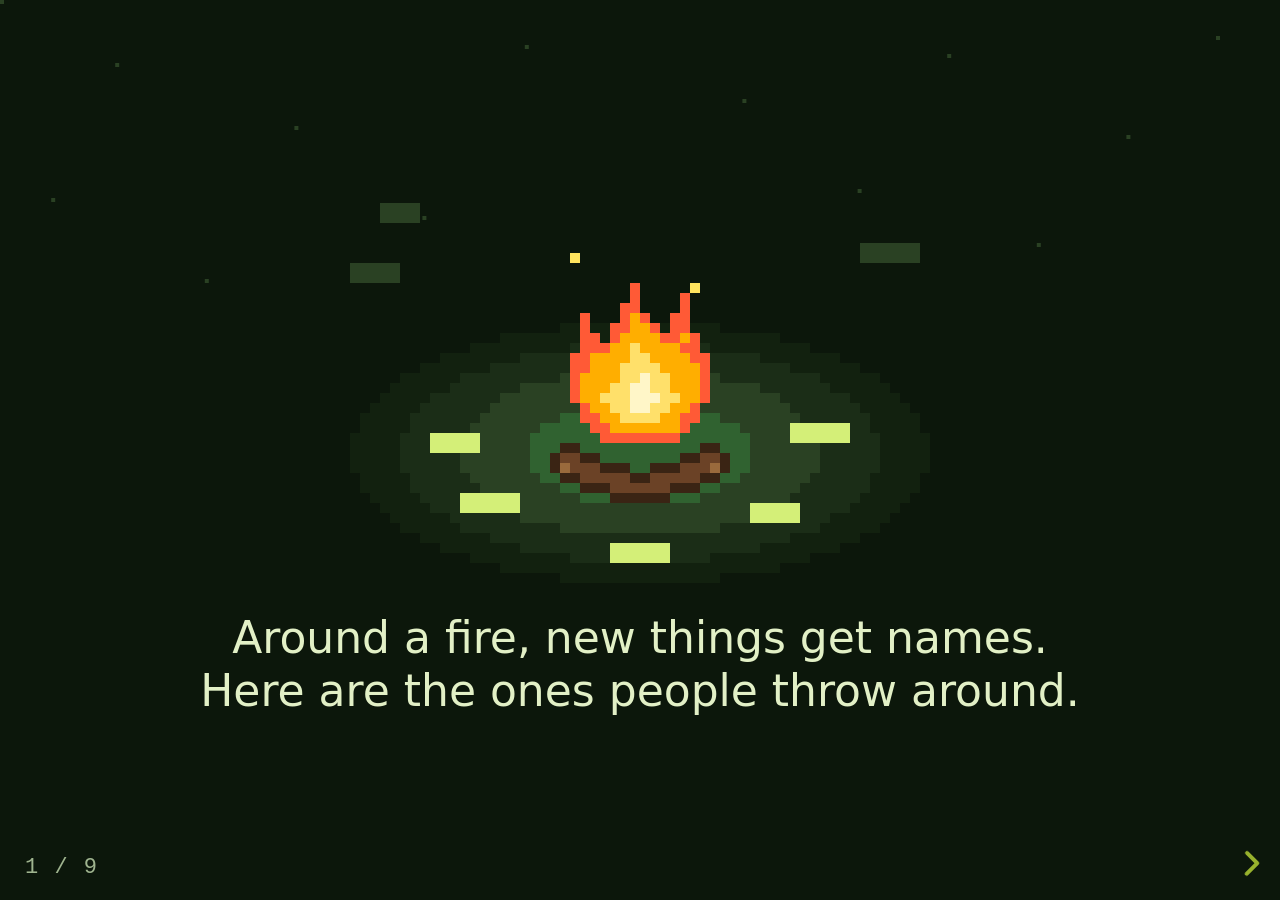
<file: decks/words.html>
<!doctype html>
<html lang="en">
<head>
<meta charset="utf-8">
<meta name="viewport" content="width=device-width, initial-scale=1">
<title>III · Words by the fire · Playing with Fire</title>
<style>/* vendor/reveal/reset.css */
/* http://meyerweb.com/eric/tools/css/reset/
   v4.0 | 20180602
   License: none (public domain)
*/

html, body, div, span, applet, object, iframe,
h1, h2, h3, h4, h5, h6, p, blockquote, pre,
a, abbr, acronym, address, big, cite, code,
del, dfn, em, img, ins, kbd, q, s, samp,
small, strike, strong, sub, sup, tt, var,
b, u, i, center,
dl, dt, dd, ol, ul, li,
fieldset, form, label, legend,
table, caption, tbody, tfoot, thead, tr, th, td,
article, aside, canvas, details, embed,
figure, figcaption, footer, header, hgroup,
main, menu, nav, output, ruby, section, summary,
time, mark, audio, video {
  margin: 0;
  padding: 0;
  border: 0;
  font-size: 100%;
  font: inherit;
  vertical-align: baseline;
}
/* HTML5 display-role reset for older browsers */
article, aside, details, figcaption, figure,
footer, header, hgroup, main, menu, nav, section {
  display: block;
}</style>
<style>/* vendor/reveal/reveal.css */
/**
 * reveal.js 5.2.0
 * https://revealjs.com
 * MIT licensed
 *
 * Copyright (C) 2011-2024 Hakim El Hattab, https://hakim.se
 */

.reveal .r-stretch,.reveal .stretch{max-width:none;max-height:none}.reveal pre.r-stretch code,.reveal pre.stretch code{height:100%;max-height:100%;box-sizing:border-box}.reveal .r-fit-text{display:inline-block;white-space:nowrap}.reveal .r-stack{display:grid;grid-template-rows:100%}.reveal .r-stack>*{grid-area:1/1;margin:auto}.reveal .r-hstack,.reveal .r-vstack{display:flex}.reveal .r-hstack img,.reveal .r-hstack video,.reveal .r-vstack img,.reveal .r-vstack video{min-width:0;min-height:0;object-fit:contain}.reveal .r-vstack{flex-direction:column;align-items:center;justify-content:center}.reveal .r-hstack{flex-direction:row;align-items:center;justify-content:center}.reveal .items-stretch{align-items:stretch}.reveal .items-start{align-items:flex-start}.reveal .items-center{align-items:center}.reveal .items-end{align-items:flex-end}.reveal .justify-between{justify-content:space-between}.reveal .justify-around{justify-content:space-around}.reveal .justify-start{justify-content:flex-start}.reveal .justify-center{justify-content:center}.reveal .justify-end{justify-content:flex-end}html.reveal-full-page{width:100%;height:100%;height:100vh;height:calc(var(--vh,1vh) * 100);height:100dvh;overflow:hidden}.reveal-viewport{height:100%;overflow:hidden;position:relative;line-height:1;margin:0;background-color:#fff;color:#000;--r-controls-spacing:12px;--r-overlay-header-height:40px;--r-overlay-margin:0px;--r-overlay-padding:6px;--r-overlay-gap:5px}@media screen and (max-width:1024px),(max-height:768px){.reveal-viewport{--r-overlay-header-height:26px}}.reveal-viewport:fullscreen{top:0!important;left:0!important;width:100%!important;height:100%!important;transform:none!important}.reveal .fragment{transition:all .2s ease}.reveal .fragment:not(.custom){opacity:0;visibility:hidden;will-change:opacity}.reveal .fragment.visible{opacity:1;visibility:inherit}.reveal .fragment.disabled{transition:none}.reveal .fragment.grow{opacity:1;visibility:inherit}.reveal .fragment.grow.visible{transform:scale(1.3)}.reveal .fragment.shrink{opacity:1;visibility:inherit}.reveal .fragment.shrink.visible{transform:scale(.7)}.reveal .fragment.zoom-in{transform:scale(.1)}.reveal .fragment.zoom-in.visible{transform:none}.reveal .fragment.fade-out{opacity:1;visibility:inherit}.reveal .fragment.fade-out.visible{opacity:0;visibility:hidden}.reveal .fragment.semi-fade-out{opacity:1;visibility:inherit}.reveal .fragment.semi-fade-out.visible{opacity:.5;visibility:inherit}.reveal .fragment.strike{opacity:1;visibility:inherit}.reveal .fragment.strike.visible{text-decoration:line-through}.reveal .fragment.fade-up{transform:translate(0,40px)}.reveal .fragment.fade-up.visible{transform:translate(0,0)}.reveal .fragment.fade-down{transform:translate(0,-40px)}.reveal .fragment.fade-down.visible{transform:translate(0,0)}.reveal .fragment.fade-right{transform:translate(-40px,0)}.reveal .fragment.fade-right.visible{transform:translate(0,0)}.reveal .fragment.fade-left{transform:translate(40px,0)}.reveal .fragment.fade-left.visible{transform:translate(0,0)}.reveal .fragment.current-visible,.reveal .fragment.fade-in-then-out{opacity:0;visibility:hidden}.reveal .fragment.current-visible.current-fragment,.reveal .fragment.fade-in-then-out.current-fragment{opacity:1;visibility:inherit}.reveal .fragment.fade-in-then-semi-out{opacity:0;visibility:hidden}.reveal .fragment.fade-in-then-semi-out.visible{opacity:.5;visibility:inherit}.reveal .fragment.fade-in-then-semi-out.current-fragment{opacity:1;visibility:inherit}.reveal .fragment.highlight-blue,.reveal .fragment.highlight-current-blue,.reveal .fragment.highlight-current-green,.reveal .fragment.highlight-current-red,.reveal .fragment.highlight-green,.reveal .fragment.highlight-red{opacity:1;visibility:inherit}.reveal .fragment.highlight-red.visible{color:#ff2c2d}.reveal .fragment.highlight-green.visible{color:#17ff2e}.reveal .fragment.highlight-blue.visible{color:#1b91ff}.reveal .fragment.highlight-current-red.current-fragment{color:#ff2c2d}.reveal .fragment.highlight-current-green.current-fragment{color:#17ff2e}.reveal .fragment.highlight-current-blue.current-fragment{color:#1b91ff}.reveal:after{content:"";font-style:italic}.reveal iframe{z-index:1}.reveal a{position:relative}@keyframes bounce-right{0%,10%,25%,40%,50%{transform:translateX(0)}20%{transform:translateX(10px)}30%{transform:translateX(-5px)}}@keyframes bounce-left{0%,10%,25%,40%,50%{transform:translateX(0)}20%{transform:translateX(-10px)}30%{transform:translateX(5px)}}@keyframes bounce-down{0%,10%,25%,40%,50%{transform:translateY(0)}20%{transform:translateY(10px)}30%{transform:translateY(-5px)}}.reveal .controls{display:none;position:absolute;top:auto;bottom:var(--r-controls-spacing);right:var(--r-controls-spacing);left:auto;z-index:11;color:#000;pointer-events:none;font-size:10px}.reveal .controls button{position:absolute;padding:0;background-color:transparent;border:0;outline:0;cursor:pointer;color:currentColor;transform:scale(.9999);transition:color .2s ease,opacity .2s ease,transform .2s ease;z-index:2;pointer-events:auto;font-size:inherit;visibility:hidden;opacity:0;-webkit-appearance:none;-webkit-tap-highlight-color:transparent}.reveal .controls .controls-arrow:after,.reveal .controls .controls-arrow:before{content:"";position:absolute;top:0;left:0;width:2.6em;height:.5em;border-radius:.25em;background-color:currentColor;transition:all .15s ease,background-color .8s ease;transform-origin:.2em 50%;will-change:transform}.reveal .controls .controls-arrow{position:relative;width:3.6em;height:3.6em}.reveal .controls .controls-arrow:before{transform:translateX(.5em) translateY(1.55em) rotate(45deg)}.reveal .controls .controls-arrow:after{transform:translateX(.5em) translateY(1.55em) rotate(-45deg)}.reveal .controls .controls-arrow:hover:before{transform:translateX(.5em) translateY(1.55em) rotate(40deg)}.reveal .controls .controls-arrow:hover:after{transform:translateX(.5em) translateY(1.55em) rotate(-40deg)}.reveal .controls .controls-arrow:active:before{transform:translateX(.5em) translateY(1.55em) rotate(36deg)}.reveal .controls .controls-arrow:active:after{transform:translateX(.5em) translateY(1.55em) rotate(-36deg)}.reveal .controls .navigate-left{right:6.4em;bottom:3.2em;transform:translateX(-10px)}.reveal .controls .navigate-left.highlight{animation:bounce-left 2s 50 both ease-out}.reveal .controls .navigate-right{right:0;bottom:3.2em;transform:translateX(10px)}.reveal .controls .navigate-right .controls-arrow{transform:rotate(180deg)}.reveal .controls .navigate-right.highlight{animation:bounce-right 2s 50 both ease-out}.reveal .controls .navigate-up{right:3.2em;bottom:6.4em;transform:translateY(-10px)}.reveal .controls .navigate-up .controls-arrow{transform:rotate(90deg)}.reveal .controls .navigate-down{right:3.2em;bottom:-1.4em;padding-bottom:1.4em;transform:translateY(10px)}.reveal .controls .navigate-down .controls-arrow{transform:rotate(-90deg)}.reveal .controls .navigate-down.highlight{animation:bounce-down 2s 50 both ease-out}.reveal .controls[data-controls-back-arrows=faded] .navigate-up.enabled{opacity:.3}.reveal .controls[data-controls-back-arrows=faded] .navigate-up.enabled:hover{opacity:1}.reveal .controls[data-controls-back-arrows=hidden] .navigate-up.enabled{opacity:0;visibility:hidden}.reveal .controls .enabled{visibility:visible;opacity:.9;cursor:pointer;transform:none}.reveal .controls .enabled.fragmented{opacity:.5}.reveal .controls .enabled.fragmented:hover,.reveal .controls .enabled:hover{opacity:1}.reveal:not(.rtl) .controls[data-controls-back-arrows=faded] .navigate-left.enabled{opacity:.3}.reveal:not(.rtl) .controls[data-controls-back-arrows=faded] .navigate-left.enabled:hover{opacity:1}.reveal:not(.rtl) .controls[data-controls-back-arrows=hidden] .navigate-left.enabled{opacity:0;visibility:hidden}.reveal.rtl .controls[data-controls-back-arrows=faded] .navigate-right.enabled{opacity:.3}.reveal.rtl .controls[data-controls-back-arrows=faded] .navigate-right.enabled:hover{opacity:1}.reveal.rtl .controls[data-controls-back-arrows=hidden] .navigate-right.enabled{opacity:0;visibility:hidden}.reveal[data-navigation-mode=linear].has-horizontal-slides .navigate-down,.reveal[data-navigation-mode=linear].has-horizontal-slides .navigate-up{display:none}.reveal:not(.has-vertical-slides) .controls .navigate-left,.reveal[data-navigation-mode=linear].has-horizontal-slides .navigate-left{bottom:1.4em;right:5.5em}.reveal:not(.has-vertical-slides) .controls .navigate-right,.reveal[data-navigation-mode=linear].has-horizontal-slides .navigate-right{bottom:1.4em;right:.5em}.reveal:not(.has-horizontal-slides) .controls .navigate-up{right:1.4em;bottom:5em}.reveal:not(.has-horizontal-slides) .controls .navigate-down{right:1.4em;bottom:.5em}.reveal.has-dark-background .controls{color:#fff}.reveal.has-light-background .controls{color:#000}.reveal.no-hover .controls .controls-arrow:active:before,.reveal.no-hover .controls .controls-arrow:hover:before{transform:translateX(.5em) translateY(1.55em) rotate(45deg)}.reveal.no-hover .controls .controls-arrow:active:after,.reveal.no-hover .controls .controls-arrow:hover:after{transform:translateX(.5em) translateY(1.55em) rotate(-45deg)}@media screen and (min-width:500px){.reveal-viewport{--r-controls-spacing:0.8em}.reveal .controls[data-controls-layout=edges]{top:0;right:0;bottom:0;left:0}.reveal .controls[data-controls-layout=edges] .navigate-down,.reveal .controls[data-controls-layout=edges] .navigate-left,.reveal .controls[data-controls-layout=edges] .navigate-right,.reveal .controls[data-controls-layout=edges] .navigate-up{bottom:auto;right:auto}.reveal .controls[data-controls-layout=edges] .navigate-left{top:50%;left:var(--r-controls-spacing);margin-top:-1.8em}.reveal .controls[data-controls-layout=edges] .navigate-right{top:50%;right:var(--r-controls-spacing);margin-top:-1.8em}.reveal .controls[data-controls-layout=edges] .navigate-up{top:var(--r-controls-spacing);left:50%;margin-left:-1.8em}.reveal .controls[data-controls-layout=edges] .navigate-down{bottom:calc(var(--r-controls-spacing) - 1.4em + .3em);left:50%;margin-left:-1.8em}}.reveal .progress{position:absolute;display:none;height:3px;width:100%;bottom:0;left:0;z-index:10;background-color:rgba(0,0,0,.2);color:#fff}.reveal .progress:after{content:"";display:block;position:absolute;height:10px;width:100%;top:-10px}.reveal .progress span{display:block;height:100%;width:100%;background-color:currentColor;transition:transform .8s cubic-bezier(.26,.86,.44,.985);transform-origin:0 0;transform:scaleX(0)}.reveal .slide-number{position:absolute;display:block;right:8px;bottom:8px;z-index:31;font-family:Helvetica,sans-serif;font-size:12px;line-height:1;color:#fff;background-color:rgba(0,0,0,.4);padding:5px}.reveal .slide-number a{color:currentColor}.reveal .slide-number-delimiter{margin:0 3px}.reveal{position:relative;width:100%;height:100%;overflow:hidden;touch-action:pinch-zoom}.reveal.embedded{touch-action:pan-y}.reveal.embedded.is-vertical-slide{touch-action:none}.reveal .slides{position:absolute;width:100%;height:100%;top:0;right:0;bottom:0;left:0;margin:auto;pointer-events:none;overflow:visible;z-index:1;text-align:center;perspective:600px;perspective-origin:50% 40%}.reveal .slides>section{perspective:600px}.reveal .slides>section,.reveal .slides>section>section{display:none;position:absolute;width:100%;pointer-events:auto;z-index:10;transform-style:flat;transition:transform-origin .8s cubic-bezier(.26,.86,.44,.985),transform .8s cubic-bezier(.26,.86,.44,.985),visibility .8s cubic-bezier(.26,.86,.44,.985),opacity .8s cubic-bezier(.26,.86,.44,.985)}.reveal[data-transition-speed=fast] .slides section{transition-duration:.4s}.reveal[data-transition-speed=slow] .slides section{transition-duration:1.2s}.reveal .slides section[data-transition-speed=fast]{transition-duration:.4s}.reveal .slides section[data-transition-speed=slow]{transition-duration:1.2s}.reveal .slides>section.stack{padding-top:0;padding-bottom:0;pointer-events:none;height:100%}.reveal .slides>section.present,.reveal .slides>section>section.present{display:block;z-index:11;opacity:1}.reveal .slides>section:empty,.reveal .slides>section>section:empty,.reveal .slides>section>section[data-background-interactive],.reveal .slides>section[data-background-interactive]{pointer-events:none}.reveal.center,.reveal.center .slides,.reveal.center .slides section{min-height:0!important}.reveal .slides>section:not(.present),.reveal .slides>section>section:not(.present){pointer-events:none}.reveal.overview .slides>section,.reveal.overview .slides>section>section{pointer-events:auto}.reveal .slides>section.future,.reveal .slides>section.future>section,.reveal .slides>section.past,.reveal .slides>section.past>section,.reveal .slides>section>section.future,.reveal .slides>section>section.past{opacity:0}.reveal .slides>section[data-transition=slide].past,.reveal .slides>section[data-transition~=slide-out].past,.reveal.slide .slides>section:not([data-transition]).past{transform:translate(-150%,0)}.reveal .slides>section[data-transition=slide].future,.reveal .slides>section[data-transition~=slide-in].future,.reveal.slide .slides>section:not([data-transition]).future{transform:translate(150%,0)}.reveal .slides>section>section[data-transition=slide].past,.reveal .slides>section>section[data-transition~=slide-out].past,.reveal.slide .slides>section>section:not([data-transition]).past{transform:translate(0,-150%)}.reveal .slides>section>section[data-transition=slide].future,.reveal .slides>section>section[data-transition~=slide-in].future,.reveal.slide .slides>section>section:not([data-transition]).future{transform:translate(0,150%)}.reveal .slides>section[data-transition=linear].past,.reveal .slides>section[data-transition~=linear-out].past,.reveal.linear .slides>section:not([data-transition]).past{transform:translate(-150%,0)}.reveal .slides>section[data-transition=linear].future,.reveal .slides>section[data-transition~=linear-in].future,.reveal.linear .slides>section:not([data-transition]).future{transform:translate(150%,0)}.reveal .slides>section>section[data-transition=linear].past,.reveal .slides>section>section[data-transition~=linear-out].past,.reveal.linear .slides>section>section:not([data-transition]).past{transform:translate(0,-150%)}.reveal .slides>section>section[data-transition=linear].future,.reveal .slides>section>section[data-transition~=linear-in].future,.reveal.linear .slides>section>section:not([data-transition]).future{transform:translate(0,150%)}.reveal .slides section[data-transition=default].stack,.reveal.default .slides section.stack{transform-style:preserve-3d}.reveal .slides>section[data-transition=default].past,.reveal .slides>section[data-transition~=default-out].past,.reveal.default .slides>section:not([data-transition]).past{transform:translate3d(-100%,0,0) rotateY(-90deg) translate3d(-100%,0,0)}.reveal .slides>section[data-transition=default].future,.reveal .slides>section[data-transition~=default-in].future,.reveal.default .slides>section:not([data-transition]).future{transform:translate3d(100%,0,0) rotateY(90deg) translate3d(100%,0,0)}.reveal .slides>section>section[data-transition=default].past,.reveal .slides>section>section[data-transition~=default-out].past,.reveal.default .slides>section>section:not([data-transition]).past{transform:translate3d(0,-300px,0) rotateX(70deg) translate3d(0,-300px,0)}.reveal .slides>section>section[data-transition=default].future,.reveal .slides>section>section[data-transition~=default-in].future,.reveal.default .slides>section>section:not([data-transition]).future{transform:translate3d(0,300px,0) rotateX(-70deg) translate3d(0,300px,0)}.reveal .slides section[data-transition=convex].stack,.reveal.convex .slides section.stack{transform-style:preserve-3d}.reveal .slides>section[data-transition=convex].past,.reveal .slides>section[data-transition~=convex-out].past,.reveal.convex .slides>section:not([data-transition]).past{transform:translate3d(-100%,0,0) rotateY(-90deg) translate3d(-100%,0,0)}.reveal .slides>section[data-transition=convex].future,.reveal .slides>section[data-transition~=convex-in].future,.reveal.convex .slides>section:not([data-transition]).future{transform:translate3d(100%,0,0) rotateY(90deg) translate3d(100%,0,0)}.reveal .slides>section>section[data-transition=convex].past,.reveal .slides>section>section[data-transition~=convex-out].past,.reveal.convex .slides>section>section:not([data-transition]).past{transform:translate3d(0,-300px,0) rotateX(70deg) translate3d(0,-300px,0)}.reveal .slides>section>section[data-transition=convex].future,.reveal .slides>section>section[data-transition~=convex-in].future,.reveal.convex .slides>section>section:not([data-transition]).future{transform:translate3d(0,300px,0) rotateX(-70deg) translate3d(0,300px,0)}.reveal .slides section[data-transition=concave].stack,.reveal.concave .slides section.stack{transform-style:preserve-3d}.reveal .slides>section[data-transition=concave].past,.reveal .slides>section[data-transition~=concave-out].past,.reveal.concave .slides>section:not([data-transition]).past{transform:translate3d(-100%,0,0) rotateY(90deg) translate3d(-100%,0,0)}.reveal .slides>section[data-transition=concave].future,.reveal .slides>section[data-transition~=concave-in].future,.reveal.concave .slides>section:not([data-transition]).future{transform:translate3d(100%,0,0) rotateY(-90deg) translate3d(100%,0,0)}.reveal .slides>section>section[data-transition=concave].past,.reveal .slides>section>section[data-transition~=concave-out].past,.reveal.concave .slides>section>section:not([data-transition]).past{transform:translate3d(0,-80%,0) rotateX(-70deg) translate3d(0,-80%,0)}.reveal .slides>section>section[data-transition=concave].future,.reveal .slides>section>section[data-transition~=concave-in].future,.reveal.concave .slides>section>section:not([data-transition]).future{transform:translate3d(0,80%,0) rotateX(70deg) translate3d(0,80%,0)}.reveal .slides section[data-transition=zoom],.reveal.zoom .slides section:not([data-transition]){transition-timing-function:ease}.reveal .slides>section[data-transition=zoom].past,.reveal .slides>section[data-transition~=zoom-out].past,.reveal.zoom .slides>section:not([data-transition]).past{visibility:hidden;transform:scale(16)}.reveal .slides>section[data-transition=zoom].future,.reveal .slides>section[data-transition~=zoom-in].future,.reveal.zoom .slides>section:not([data-transition]).future{visibility:hidden;transform:scale(.2)}.reveal .slides>section>section[data-transition=zoom].past,.reveal .slides>section>section[data-transition~=zoom-out].past,.reveal.zoom .slides>section>section:not([data-transition]).past{transform:scale(16)}.reveal .slides>section>section[data-transition=zoom].future,.reveal .slides>section>section[data-transition~=zoom-in].future,.reveal.zoom .slides>section>section:not([data-transition]).future{transform:scale(.2)}.reveal.cube .slides{perspective:1300px}.reveal.cube .slides section{padding:30px;min-height:700px;backface-visibility:hidden;box-sizing:border-box;transform-style:preserve-3d}.reveal.center.cube .slides section{min-height:0}.reveal.cube .slides section:not(.stack):before{content:"";position:absolute;display:block;width:100%;height:100%;left:0;top:0;background:rgba(0,0,0,.1);border-radius:4px;transform:translateZ(-20px)}.reveal.cube .slides section:not(.stack):after{content:"";position:absolute;display:block;width:90%;height:30px;left:5%;bottom:0;background:0 0;z-index:1;border-radius:4px;box-shadow:0 95px 25px rgba(0,0,0,.2);transform:translateZ(-90px) rotateX(65deg)}.reveal.cube .slides>section.stack{padding:0;background:0 0}.reveal.cube .slides>section.past{transform-origin:100% 0;transform:translate3d(-100%,0,0) rotateY(-90deg)}.reveal.cube .slides>section.future{transform-origin:0 0;transform:translate3d(100%,0,0) rotateY(90deg)}.reveal.cube .slides>section>section.past{transform-origin:0 100%;transform:translate3d(0,-100%,0) rotateX(90deg)}.reveal.cube .slides>section>section.future{transform-origin:0 0;transform:translate3d(0,100%,0) rotateX(-90deg)}.reveal.page .slides{perspective-origin:0 50%;perspective:3000px}.reveal.page .slides section{padding:30px;min-height:700px;box-sizing:border-box;transform-style:preserve-3d}.reveal.page .slides section.past{z-index:12}.reveal.page .slides section:not(.stack):before{content:"";position:absolute;display:block;width:100%;height:100%;left:0;top:0;background:rgba(0,0,0,.1);transform:translateZ(-20px)}.reveal.page .slides section:not(.stack):after{content:"";position:absolute;display:block;width:90%;height:30px;left:5%;bottom:0;background:0 0;z-index:1;border-radius:4px;box-shadow:0 95px 25px rgba(0,0,0,.2);transform:translateZ(-90px) rotateX(65deg)}.reveal.page .slides>section.stack{padding:0;background:0 0}.reveal.page .slides>section.past{transform-origin:0 0;transform:translate3d(-40%,0,0) rotateY(-80deg)}.reveal.page .slides>section.future{transform-origin:100% 0;transform:translate3d(0,0,0)}.reveal.page .slides>section>section.past{transform-origin:0 0;transform:translate3d(0,-40%,0) rotateX(80deg)}.reveal.page .slides>section>section.future{transform-origin:0 100%;transform:translate3d(0,0,0)}.reveal .slides section[data-transition=fade],.reveal.fade .slides section:not([data-transition]),.reveal.fade .slides>section>section:not([data-transition]){transform:none;transition:opacity .5s}.reveal.fade.overview .slides section,.reveal.fade.overview .slides>section>section{transition:none}.reveal .slides section[data-transition=none],.reveal.none .slides section:not([data-transition]){transform:none;transition:none}.reveal .pause-overlay{position:absolute;top:0;left:0;width:100%;height:100%;background:#000;visibility:hidden;opacity:0;z-index:100;transition:all 1s ease}.reveal .pause-overlay .resume-button{position:absolute;bottom:20px;right:20px;color:#ccc;border-radius:2px;padding:6px 14px;border:2px solid #ccc;font-size:16px;background:0 0;cursor:pointer}.reveal .pause-overlay .resume-button:hover{color:#fff;border-color:#fff}.reveal.paused .pause-overlay{visibility:visible;opacity:1}.reveal .no-transition,.reveal .no-transition *,.reveal .slides.disable-slide-transitions section{transition:none!important}.reveal .slides.disable-slide-transitions section{transform:none!important}.reveal .backgrounds{position:absolute;width:100%;height:100%;top:0;left:0;perspective:600px}.reveal .slide-background{display:none;position:absolute;width:100%;height:100%;opacity:0;visibility:hidden;overflow:hidden;background-color:rgba(0,0,0,0);transition:all .8s cubic-bezier(.26,.86,.44,.985)}.reveal .slide-background-content{position:absolute;width:100%;height:100%;background-position:50% 50%;background-repeat:no-repeat;background-size:cover}.reveal .slide-background.stack{display:block}.reveal .slide-background.present{opacity:1;visibility:visible;z-index:2}.print-pdf .reveal .slide-background{opacity:1!important;visibility:visible!important}.reveal .slide-background video{position:absolute;width:100%;height:100%;max-width:none;max-height:none;top:0;left:0;object-fit:cover}.reveal .slide-background[data-background-size=contain] video{object-fit:contain}.reveal>.backgrounds .slide-background[data-background-transition=none],.reveal[data-background-transition=none]>.backgrounds .slide-background:not([data-background-transition]){transition:none}.reveal>.backgrounds .slide-background[data-background-transition=slide],.reveal[data-background-transition=slide]>.backgrounds .slide-background:not([data-background-transition]){opacity:1}.reveal>.backgrounds .slide-background.past[data-background-transition=slide],.reveal[data-background-transition=slide]>.backgrounds .slide-background.past:not([data-background-transition]){transform:translate(-100%,0)}.reveal>.backgrounds .slide-background.future[data-background-transition=slide],.reveal[data-background-transition=slide]>.backgrounds .slide-background.future:not([data-background-transition]){transform:translate(100%,0)}.reveal>.backgrounds .slide-background>.slide-background.past[data-background-transition=slide],.reveal[data-background-transition=slide]>.backgrounds .slide-background>.slide-background.past:not([data-background-transition]){transform:translate(0,-100%)}.reveal>.backgrounds .slide-background>.slide-background.future[data-background-transition=slide],.reveal[data-background-transition=slide]>.backgrounds .slide-background>.slide-background.future:not([data-background-transition]){transform:translate(0,100%)}.reveal>.backgrounds .slide-background.past[data-background-transition=convex],.reveal[data-background-transition=convex]>.backgrounds .slide-background.past:not([data-background-transition]){opacity:0;transform:translate3d(-100%,0,0) rotateY(-90deg) translate3d(-100%,0,0)}.reveal>.backgrounds .slide-background.future[data-background-transition=convex],.reveal[data-background-transition=convex]>.backgrounds .slide-background.future:not([data-background-transition]){opacity:0;transform:translate3d(100%,0,0) rotateY(90deg) translate3d(100%,0,0)}.reveal>.backgrounds .slide-background>.slide-background.past[data-background-transition=convex],.reveal[data-background-transition=convex]>.backgrounds .slide-background>.slide-background.past:not([data-background-transition]){opacity:0;transform:translate3d(0,-100%,0) rotateX(90deg) translate3d(0,-100%,0)}.reveal>.backgrounds .slide-background>.slide-background.future[data-background-transition=convex],.reveal[data-background-transition=convex]>.backgrounds .slide-background>.slide-background.future:not([data-background-transition]){opacity:0;transform:translate3d(0,100%,0) rotateX(-90deg) translate3d(0,100%,0)}.reveal>.backgrounds .slide-background.past[data-background-transition=concave],.reveal[data-background-transition=concave]>.backgrounds .slide-background.past:not([data-background-transition]){opacity:0;transform:translate3d(-100%,0,0) rotateY(90deg) translate3d(-100%,0,0)}.reveal>.backgrounds .slide-background.future[data-background-transition=concave],.reveal[data-background-transition=concave]>.backgrounds .slide-background.future:not([data-background-transition]){opacity:0;transform:translate3d(100%,0,0) rotateY(-90deg) translate3d(100%,0,0)}.reveal>.backgrounds .slide-background>.slide-background.past[data-background-transition=concave],.reveal[data-background-transition=concave]>.backgrounds .slide-background>.slide-background.past:not([data-background-transition]){opacity:0;transform:translate3d(0,-100%,0) rotateX(-90deg) translate3d(0,-100%,0)}.reveal>.backgrounds .slide-background>.slide-background.future[data-background-transition=concave],.reveal[data-background-transition=concave]>.backgrounds .slide-background>.slide-background.future:not([data-background-transition]){opacity:0;transform:translate3d(0,100%,0) rotateX(90deg) translate3d(0,100%,0)}.reveal>.backgrounds .slide-background[data-background-transition=zoom],.reveal[data-background-transition=zoom]>.backgrounds .slide-background:not([data-background-transition]){transition-timing-function:ease}.reveal>.backgrounds .slide-background.past[data-background-transition=zoom],.reveal[data-background-transition=zoom]>.backgrounds .slide-background.past:not([data-background-transition]){opacity:0;visibility:hidden;transform:scale(16)}.reveal>.backgrounds .slide-background.future[data-background-transition=zoom],.reveal[data-background-transition=zoom]>.backgrounds .slide-background.future:not([data-background-transition]){opacity:0;visibility:hidden;transform:scale(.2)}.reveal>.backgrounds .slide-background>.slide-background.past[data-background-transition=zoom],.reveal[data-background-transition=zoom]>.backgrounds .slide-background>.slide-background.past:not([data-background-transition]){opacity:0;visibility:hidden;transform:scale(16)}.reveal>.backgrounds .slide-background>.slide-background.future[data-background-transition=zoom],.reveal[data-background-transition=zoom]>.backgrounds .slide-background>.slide-background.future:not([data-background-transition]){opacity:0;visibility:hidden;transform:scale(.2)}.reveal[data-transition-speed=fast]>.backgrounds .slide-background{transition-duration:.4s}.reveal[data-transition-speed=slow]>.backgrounds .slide-background{transition-duration:1.2s}.reveal [data-auto-animate-target^=unmatched]{will-change:opacity}.reveal section[data-auto-animate]:not(.stack):not([data-auto-animate=running]) [data-auto-animate-target^=unmatched]{opacity:0}.reveal.overview{perspective-origin:50% 50%;perspective:700px}.reveal.overview .slides section{height:100%;top:0!important;opacity:1!important;overflow:hidden;visibility:visible!important;cursor:pointer;box-sizing:border-box}.reveal.overview .slides section.present,.reveal.overview .slides section:hover{outline:10px solid rgba(150,150,150,.4);outline-offset:10px}.reveal.overview .slides section .fragment{opacity:1;transition:none}.reveal.overview .slides section:after,.reveal.overview .slides section:before{display:none!important}.reveal.overview .slides>section.stack{padding:0;top:0!important;background:0 0;outline:0;overflow:visible}.reveal.overview .backgrounds{perspective:inherit}.reveal.overview .backgrounds .slide-background{opacity:1;visibility:visible;outline:10px solid rgba(150,150,150,.1);outline-offset:10px}.reveal.overview .backgrounds .slide-background.stack{overflow:visible}.reveal.overview .slides section,.reveal.overview-deactivating .slides section{transition:none}.reveal.overview .backgrounds .slide-background,.reveal.overview-deactivating .backgrounds .slide-background{transition:none}.reveal.rtl .slides,.reveal.rtl .slides h1,.reveal.rtl .slides h2,.reveal.rtl .slides h3,.reveal.rtl .slides h4,.reveal.rtl .slides h5,.reveal.rtl .slides h6{direction:rtl;font-family:sans-serif}.reveal.rtl code,.reveal.rtl pre{direction:ltr}.reveal.rtl ol,.reveal.rtl ul{text-align:right}.reveal.rtl .progress span{transform-origin:100% 0}.reveal.has-parallax-background .backgrounds{transition:all .8s ease}.reveal.has-parallax-background[data-transition-speed=fast] .backgrounds{transition-duration:.4s}.reveal.has-parallax-background[data-transition-speed=slow] .backgrounds{transition-duration:1.2s}@keyframes fade-in{from{opacity:0}to{opacity:1}}@keyframes scale-up{from{transform:scale(.95)}to{transform:scale(1)}}.reveal [data-preview-image],.reveal [data-preview-link]:not(a):not([data-preview-link=false]),.reveal [data-preview-video]{cursor:zoom-in}.r-overlay{position:absolute;top:var(--r-overlay-margin);right:var(--r-overlay-margin);bottom:var(--r-overlay-margin);left:var(--r-overlay-margin);border-radius:min(var(--r-overlay-margin),6px);z-index:99;background:rgba(0,0,0,.95);-webkit-backdrop-filter:blur(10px);backdrop-filter:blur(10px);transition:all .3s ease;color:#fff;animation:fade-in .3s ease;font-family:ui-sans-serif,system-ui,-apple-system,Helvetica,sans-serif}.r-overlay-viewport{position:absolute;top:var(--r-overlay-padding);right:var(--r-overlay-padding);bottom:var(--r-overlay-padding);left:var(--r-overlay-padding);gap:var(--r-overlay-gap);display:flex;flex-direction:column}.r-overlay-header{display:flex;z-index:2;box-sizing:border-box;align-items:center;justify-content:flex-end;height:var(--r-overlay-header-height);gap:6px}.r-overlay-header .r-overlay-button{all:unset;display:flex;align-items:center;justify-content:center;min-width:var(--r-overlay-header-height);min-height:var(--r-overlay-header-height);padding:0 calc(var(--r-overlay-header-height)/ 4);opacity:1;border-radius:6px;font-size:18px;gap:8px;cursor:pointer;box-sizing:border-box}.r-overlay-header .r-overlay-button:hover{opacity:1;background-color:rgba(255,255,255,.15)}.r-overlay-header .icon{display:inline-block;width:20px;height:20px;background-position:50% 50%;background-size:100%;background-repeat:no-repeat}.r-overlay-close .icon{background-image:url([data-uri])}.r-overlay-external .icon{background-image:url([data-uri])}.r-overlay-content{position:relative;display:grid;place-items:center;border-radius:6px;overflow:hidden;flex-grow:1;background-color:rgba(20,20,20,.8);animation:scale-up .5s cubic-bezier(.26,.86,.44,.985)}.r-overlay-spinner{position:absolute;display:block;top:50%;left:50%;width:32px;height:32px;margin:-16px 0 0 -16px;z-index:10;background-image:url([data-uri]%2F%2F%2F6%2Bvr8nJybW1tcDAwOjo6Nvb26ioqKOjo7Ozs%2FLy8vz8%2FAAAAAAAAAAAACH%2FC05FVFNDQVBFMi4wAwEAAAAh%2FhpDcmVhdGVkIHdpdGggYWpheGxvYWQuaW5mbwAh%[base64]%2FV%2FnmOM82XiHRLYKhKP1oZmADdEAAAh%2BQQJCgAAACwAAAAAIAAgAAAE6hDISWlZpOrNp1lGNRSdRpDUolIGw5RUYhhHukqFu8DsrEyqnWThGvAmhVlteBvojpTDDBUEIFwMFBRAmBkSgOrBFZogCASwBDEY%2FCZSg7GSE0gSCjQBMVG023xWBhklAnoEdhQEfyNqMIcKjhRsjEdnezB%2BA4k8gTwJhFuiW4dokXiloUepBAp5qaKpp6%2BHo7aWW54wl7obvEe0kRuoplCGepwSx2jJvqHEmGt6whJpGpfJCHmOoNHKaHx61WiSR92E4lbFoq%2BB6QDtuetcaBPnW6%2BO7wDHpIiK9SaVK5GgV543tzjgGcghAgAh%[base64]%2B%2BG%2Bw48edZPK%2BM6hLJpQg484enXIdQFSS1u6UhksENEQAAIfkECQoAAAAsAAAAACAAIAAABOcQyEmpGKLqzWcZRVUQnZYg1aBSh2GUVEIQ2aQOE%2BG%2BcD4ntpWkZQj1JIiZIogDFFyHI0UxQwFugMSOFIPJftfVAEoZLBbcLEFhlQiqGp1Vd140AUklUN3eCA51C1EWMzMCezCBBmkxVIVHBWd3HHl9JQOIJSdSnJ0TDKChCwUJjoWMPaGqDKannasMo6WnM562R5YluZRwur0wpgqZE7NKUm%2BFNRPIhjBJxKZteWuIBMN4zRMIVIhffcgojwCF117i4nlLnY5ztRLsnOk%2BaV%2BoJY7V7m76PdkS4trKcdg0Zc0tTcKkRAAAIfkECQoAAAAsAAAAACAAIAAABO4QyEkpKqjqzScpRaVkXZWQEximw1BSCUEIlDohrft6cpKCk5xid5MNJTaAIkekKGQkWyKHkvhKsR7ARmitkAYDYRIbUQRQjWBwJRzChi9CRlBcY1UN4g0%[base64]%[base64]%2BE71SRQeyqUToLA7VxF0JDyIQh%2FMVVPMt1ECZlfcjZJ9mIKoaTl1MRIl5o4CUKXOwmyrCInCKqcWtvadL2SYhyASyNDJ0uIiRMDjI0Fd30%2FiI2UA5GSS5UDj2l6NoqgOgN4gksEBgYFf0FDqKgHnyZ9OX8HrgYHdHpcHQULXAS2qKpENRg7eAMLC7kTBaixUYFkKAzWAAnLC7FLVxLWDBLKCwaKTULgEwbLA4hJtOkSBNqITT3xEgfLpBtzE%2FjiuL04RGEBgwWhShRgQExHBAAh%2BQQJCgAAACwAAAAAIAAgAAAE7xDISWlSqerNpyJKhWRdlSAVoVLCWk6JKlAqAavhO9UkUHsqlE6CwO1cRdCQ8iEIfzFVTzLdRAmZX3I2SfZiCqGk5dTESJeaOAlClzsJsqwiJwiqnFrb2nS9kmIcgEsjQydLiIlHehhpejaIjzh9eomSjZR%[base64]%2BE71SRQeyqUToLA7VxF0JDyIQh%[base64]%2BE71SRQeyqUToLA7VxF0JDyIQh%2FMVVPMt1ECZlfcjZJ9mIKoaTl1MRIl5o4CUKXOwmyrCInCKqcWtvadL2SYhyASyNDJ0uIiUd6GAULDJCRiXo1CpGXDJOUjY%2BYip9DhToJA4RBLwMLCwVDfRgbBAaqqoZ1XBMHswsHtxtFaH1iqaoGNgAIxRpbFAgfPQSqpbgGBqUD1wBXeCYp1AYZ19JJOYgH1KwA4UBvQwXUBxPqVD9L3sbp2BNk2xvvFPJd%2BMFCN6HAAIKgNggY0KtEBAAh%[base64]%2BvsYMDAzZQPC9VCNkDWUhGkuE5PxJNwiUK4UfLzOlD4WvzAHaoG9nxPi5d%2BjYUqfAhhykOFwJWiAAAIfkECQoAAAAsAAAAACAAIAAABPAQyElpUqnqzaciSoVkXVUMFaFSwlpOCcMYlErAavhOMnNLNo8KsZsMZItJEIDIFSkLGQoQTNhIsFehRww2CQLKF0tYGKYSg%2BygsZIuNqJksKgbfgIGepNo2cIUB3V1B3IvNiBYNQaDSTtfhhx0CwVPI0UJe0%2Bbm4g5VgcGoqOcnjmjqDSdnhgEoamcsZuXO1aWQy8KAwOAuTYYGwi7w5h%2BKr0SJ8MFihpNbx%2B4Erq7BYBuzsdiH1jCAzoSfl0rVirNbRXlBBlLX%2BBP0XJLAPGzTkAuAOqb0WT5AH7OcdCm5B8TgRwSRKIHQtaLCwg1RAAAOwAAAAAAAAAAAA%3D%3D);visibility:hidden;opacity:0}.r-overlay-preview .r-overlay-content iframe{width:100%;height:100%;max-width:100%;max-height:100%;border:0;opacity:0;visibility:hidden;transition:all .3s ease}.r-overlay-preview[data-state=loaded] iframe{opacity:1;visibility:visible}.r-overlay-preview .r-overlay-content img,.r-overlay-preview .r-overlay-content video{position:absolute;max-width:100%;max-height:100%;width:100%;height:100%;margin:0;object-fit:scale-down}.r-overlay-preview[data-preview-fit=none] img,.r-overlay-preview[data-preview-fit=none] video{object-fit:none}.r-overlay-preview[data-preview-fit=scale-down] img,.r-overlay-preview[data-preview-fit=scale-down] video{object-fit:scale-down}.r-overlay-preview[data-preview-fit=contain] img,.r-overlay-preview[data-preview-fit=contain] video{object-fit:contain}.r-overlay-preview[data-preview-fit=cover] img,.r-overlay-preview[data-preview-fit=cover] video{object-fit:cover}.r-overlay-preview[data-state=loaded] .r-overlay-content-inner{position:absolute;z-index:-1;left:0;top:45%;width:100%;text-align:center;letter-spacing:normal}.r-overlay-preview .r-overlay-error{font-size:18px;color:orange}.r-overlay-preview .x-frame-error{opacity:0;transition:opacity .3s ease .3s}.r-overlay-preview[data-state=loaded] .x-frame-error{opacity:1}.r-overlay-preview[data-state=loading] .r-overlay-spinner{opacity:.6;visibility:visible}.r-overlay-help .r-overlay-content{overflow:auto}.r-overlay-help-content{max-width:560px;padding:20px 0;margin:auto;text-align:center;letter-spacing:normal}.r-overlay-help-content .title{font-size:20px;margin-top:0}.r-overlay-help .r-overlay-help-content table{border:1px solid #fff;border-collapse:collapse;font-size:16px;text-align:left}.r-overlay-help .r-overlay-help-content table td,.r-overlay-help .r-overlay-help-content table th{width:240px;padding:14px;border:1px solid #fff;vertical-align:middle}.r-overlay-help .r-overlay-help-content table th{padding-top:20px;padding-bottom:20px}.reveal .playback{position:absolute;left:15px;bottom:20px;z-index:30;cursor:pointer;transition:all .4s ease;-webkit-tap-highlight-color:transparent}.reveal.overview .playback{opacity:0;visibility:hidden}.reveal .hljs{min-height:100%}.reveal .hljs table{margin:initial}.reveal .hljs-ln-code,.reveal .hljs-ln-numbers{padding:0;border:0}.reveal .hljs-ln-numbers{opacity:.6;padding-right:.75em;text-align:right;vertical-align:top}.reveal .hljs.has-highlights tr:not(.highlight-line){opacity:.4}.reveal .hljs.has-highlights.fragment{transition:all .2s ease}.reveal .hljs:not(:first-child).fragment{position:absolute;top:0;left:0;width:100%;box-sizing:border-box}.reveal pre[data-auto-animate-target]{overflow:hidden}.reveal pre[data-auto-animate-target] code{height:100%}.reveal .roll{display:inline-block;line-height:1.2;overflow:hidden;vertical-align:top;perspective:400px;perspective-origin:50% 50%}.reveal .roll:hover{background:0 0;text-shadow:none}.reveal .roll span{display:block;position:relative;padding:0 2px;pointer-events:none;transition:all .4s ease;transform-origin:50% 0;transform-style:preserve-3d;backface-visibility:hidden}.reveal .roll:hover span{background:rgba(0,0,0,.5);transform:translate3d(0,0,-45px) rotateX(90deg)}.reveal .roll span:after{content:attr(data-title);display:block;position:absolute;left:0;top:0;padding:0 2px;backface-visibility:hidden;transform-origin:50% 0;transform:translate3d(0,110%,0) rotateX(-90deg)}.reveal aside.notes{display:none}.reveal .speaker-notes{display:none;position:absolute;width:33.3333333333%;height:100%;top:0;left:100%;padding:14px 18px 14px 18px;z-index:1;font-size:18px;line-height:1.4;border:1px solid rgba(0,0,0,.05);color:#222;background-color:#f5f5f5;overflow:auto;box-sizing:border-box;text-align:left;font-family:Helvetica,sans-serif;-webkit-overflow-scrolling:touch}.reveal .speaker-notes .notes-placeholder{color:#ccc;font-style:italic}.reveal .speaker-notes:focus{outline:0}.reveal .speaker-notes:before{content:"Speaker notes";display:block;margin-bottom:10px;opacity:.5}.reveal.show-notes{max-width:75%;overflow:visible}.reveal.show-notes .speaker-notes{display:block}@media screen and (min-width:1600px){.reveal .speaker-notes{font-size:20px}}@media screen and (max-width:1024px){.reveal.show-notes{border-left:0;max-width:none;max-height:70%;max-height:70vh;overflow:visible}.reveal.show-notes .speaker-notes{top:100%;left:0;width:100%;height:30vh;border:0}}@media screen and (max-width:600px){.reveal.show-notes{max-height:60%;max-height:60vh}.reveal.show-notes .speaker-notes{top:100%;height:40vh}.reveal .speaker-notes{font-size:14px}}.reveal .jump-to-slide{position:absolute;top:15px;left:15px;z-index:30;font-size:32px;-webkit-tap-highlight-color:transparent}.reveal .jump-to-slide-input{background:0 0;padding:8px;font-size:inherit;color:currentColor;border:0}.reveal .jump-to-slide-input::placeholder{color:currentColor;opacity:.5}.reveal.has-dark-background .jump-to-slide-input{color:#fff}.reveal.has-light-background .jump-to-slide-input{color:#222}.reveal .jump-to-slide-input:focus{outline:0}.zoomed .reveal *,.zoomed .reveal :after,.zoomed .reveal :before{backface-visibility:visible!important}.zoomed .reveal .controls,.zoomed .reveal .progress{opacity:0}.zoomed .reveal .roll span{background:0 0}.zoomed .reveal .roll span:after{visibility:hidden}.reveal-viewport.loading-scroll-mode{visibility:hidden}.reveal-viewport.reveal-scroll{margin:0 auto;overflow:auto;overflow-x:hidden;overflow-y:auto;z-index:1;--r-scrollbar-width:7px;--r-scrollbar-trigger-size:5px;--r-controls-spacing:8px}@media screen and (max-width:500px){.reveal-viewport.reveal-scroll{--r-scrollbar-width:3px;--r-scrollbar-trigger-size:3px}}.reveal-viewport.reveal-scroll .backgrounds,.reveal-viewport.reveal-scroll .controls,.reveal-viewport.reveal-scroll .playback,.reveal-viewport.reveal-scroll .progress,.reveal-viewport.reveal-scroll .slide-number,.reveal-viewport.reveal-scroll .speaker-notes{display:none!important}.reveal-viewport.reveal-scroll .pause-overlay,.reveal-viewport.reveal-scroll .r-overlay{position:fixed}.reveal-viewport.reveal-scroll .reveal{overflow:visible;touch-action:manipulation}.reveal-viewport.reveal-scroll .slides{position:static;pointer-events:initial;left:auto;top:auto;width:100%!important;margin:0;padding:0;overflow:visible;display:block;perspective:none;perspective-origin:50% 50%}.reveal-viewport.reveal-scroll .scroll-page{position:relative;width:100%;height:calc(var(--page-height) + var(--page-scroll-padding));z-index:1;overflow:visible}.reveal-viewport.reveal-scroll .scroll-page-sticky{position:sticky;height:var(--page-height);top:0}.reveal-viewport.reveal-scroll .scroll-page-content{position:absolute;top:0;left:0;width:100%;height:100%;overflow:hidden}.reveal-viewport.reveal-scroll .scroll-page section{visibility:visible!important;display:block!important;position:absolute!important;width:var(--slide-width)!important;height:var(--slide-height)!important;top:50%!important;left:50%!important;opacity:1!important;transform:scale(var(--slide-scale)) translate(-50%,-50%)!important;transform-style:flat!important;transform-origin:0 0!important}.reveal-viewport.reveal-scroll .slide-background{display:block!important;position:absolute;top:0;left:0;width:100%;height:100%;z-index:auto!important;visibility:visible;opacity:1;touch-action:manipulation}.reveal-viewport.reveal-scroll[data-scrollbar=auto]::-webkit-scrollbar,.reveal-viewport.reveal-scroll[data-scrollbar=true]::-webkit-scrollbar{display:none}.reveal-viewport.reveal-scroll[data-scrollbar=auto],.reveal-viewport.reveal-scroll[data-scrollbar=true]{scrollbar-width:none}.reveal-viewport.has-dark-background,.reveal.has-dark-background{--r-overlay-element-bg-color:240,240,240;--r-overlay-element-fg-color:0,0,0}.reveal-viewport.has-light-background,.reveal.has-light-background{--r-overlay-element-bg-color:0,0,0;--r-overlay-element-fg-color:240,240,240}.reveal-viewport.reveal-scroll .scrollbar{position:sticky;top:50%;z-index:20;opacity:0;transition:all .3s ease}.reveal-viewport.reveal-scroll .scrollbar.visible,.reveal-viewport.reveal-scroll .scrollbar:hover{opacity:1}.reveal-viewport.reveal-scroll .scrollbar .scrollbar-inner{position:absolute;width:var(--r-scrollbar-width);height:calc(var(--viewport-height) - var(--r-controls-spacing) * 2);right:var(--r-controls-spacing);top:0;transform:translateY(-50%);border-radius:var(--r-scrollbar-width);z-index:10}.reveal-viewport.reveal-scroll .scrollbar .scrollbar-playhead{position:absolute;width:var(--r-scrollbar-width);height:var(--r-scrollbar-width);top:0;left:0;border-radius:var(--r-scrollbar-width);background-color:rgba(var(--r-overlay-element-bg-color),1);z-index:11;transition:background-color .2s ease}.reveal-viewport.reveal-scroll .scrollbar .scrollbar-slide{position:absolute;width:100%;background-color:rgba(var(--r-overlay-element-bg-color),.2);box-shadow:0 0 0 1px rgba(var(--r-overlay-element-fg-color),.1);border-radius:var(--r-scrollbar-width);transition:background-color .2s ease}.reveal-viewport.reveal-scroll .scrollbar .scrollbar-slide:after{content:"";position:absolute;width:200%;height:100%;top:0;left:-50%;background:rgba(0,0,0,0);z-index:-1}.reveal-viewport.reveal-scroll .scrollbar .scrollbar-slide.active,.reveal-viewport.reveal-scroll .scrollbar .scrollbar-slide:hover{background-color:rgba(var(--r-overlay-element-bg-color),.4)}.reveal-viewport.reveal-scroll .scrollbar .scrollbar-trigger{position:absolute;width:100%;transition:background-color .2s ease}.reveal-viewport.reveal-scroll .scrollbar .scrollbar-slide.active.has-triggers{background-color:rgba(var(--r-overlay-element-bg-color),.4);z-index:10}.reveal-viewport.reveal-scroll .scrollbar .scrollbar-slide.active .scrollbar-trigger:after{content:"";position:absolute;width:var(--r-scrollbar-trigger-size);height:var(--r-scrollbar-trigger-size);border-radius:20px;top:50%;left:50%;transform:translate(-50%,-50%);background-color:rgba(var(--r-overlay-element-bg-color),1);transition:transform .2s ease,opacity .2s ease;opacity:.4}.reveal-viewport.reveal-scroll .scrollbar .scrollbar-slide.active .scrollbar-trigger.active:after,.reveal-viewport.reveal-scroll .scrollbar .scrollbar-slide.active .scrollbar-trigger.active~.scrollbar-trigger:after{opacity:1}.reveal-viewport.reveal-scroll .scrollbar .scrollbar-slide.active .scrollbar-trigger~.scrollbar-trigger.active:after{transform:translate(calc(var(--r-scrollbar-width) * -2),0);background-color:rgba(var(--r-overlay-element-bg-color),1)}html.reveal-print *{-webkit-print-color-adjust:exact}html.reveal-print{width:100%;height:100%;overflow:visible}html.reveal-print body{margin:0 auto!important;border:0;padding:0;float:none!important;overflow:visible}html.reveal-print .nestedarrow,html.reveal-print .reveal .controls,html.reveal-print .reveal .playback,html.reveal-print .reveal .progress,html.reveal-print .reveal.overview,html.reveal-print .state-background{display:none!important}html.reveal-print .reveal pre code{overflow:hidden!important}html.reveal-print .reveal{width:auto!important;height:auto!important;overflow:hidden!important}html.reveal-print .reveal .slides{position:static;width:100%!important;height:auto!important;zoom:1!important;pointer-events:initial;left:auto;top:auto;margin:0!important;padding:0!important;overflow:visible;display:block;perspective:none;perspective-origin:50% 50%}html.reveal-print .reveal .slides .pdf-page{position:relative;overflow:hidden;z-index:1;page-break-after:always}html.reveal-print .reveal .slides .pdf-page:last-of-type{page-break-after:avoid}html.reveal-print .reveal .slides section{visibility:visible!important;display:block!important;position:absolute!important;margin:0!important;padding:0!important;box-sizing:border-box!important;min-height:1px;opacity:1!important;transform-style:flat!important;transform:none!important}html.reveal-print .reveal section.stack{position:relative!important;margin:0!important;padding:0!important;page-break-after:avoid!important;height:auto!important;min-height:auto!important}html.reveal-print .reveal img{box-shadow:none}html.reveal-print .reveal .backgrounds{display:none}html.reveal-print .reveal .slide-background{display:block!important;position:absolute;top:0;left:0;width:100%;height:100%;z-index:auto!important}html.reveal-print .reveal.show-notes{max-width:none;max-height:none}html.reveal-print .reveal .speaker-notes-pdf{display:block;width:100%;height:auto;max-height:none;top:auto;right:auto;bottom:auto;left:auto;z-index:100}html.reveal-print .reveal .speaker-notes-pdf[data-layout=separate-page]{position:relative;color:inherit;background-color:transparent;padding:20px;page-break-after:always;border:0}html.reveal-print .reveal .slide-number-pdf{display:block;position:absolute;font-size:14px;visibility:visible}html.reveal-print .aria-status{display:none}@media print{html:not(.print-pdf){overflow:visible;width:auto;height:auto}html:not(.print-pdf) body{margin:0;padding:0;overflow:visible}html:not(.print-pdf) .reveal{background:#fff;font-size:20pt}html:not(.print-pdf) .reveal .backgrounds,html:not(.print-pdf) .reveal .controls,html:not(.print-pdf) .reveal .progress,html:not(.print-pdf) .reveal .slide-number,html:not(.print-pdf) .reveal .state-background{display:none!important}html:not(.print-pdf) .reveal li,html:not(.print-pdf) .reveal p,html:not(.print-pdf) .reveal td{font-size:20pt!important;color:#000}html:not(.print-pdf) .reveal h1,html:not(.print-pdf) .reveal h2,html:not(.print-pdf) .reveal h3,html:not(.print-pdf) .reveal h4,html:not(.print-pdf) .reveal h5,html:not(.print-pdf) .reveal h6{color:#000!important;height:auto;line-height:normal;text-align:left;letter-spacing:normal}html:not(.print-pdf) .reveal h1{font-size:28pt!important}html:not(.print-pdf) .reveal h2{font-size:24pt!important}html:not(.print-pdf) .reveal h3{font-size:22pt!important}html:not(.print-pdf) .reveal h4{font-size:22pt!important;font-variant:small-caps}html:not(.print-pdf) .reveal h5{font-size:21pt!important}html:not(.print-pdf) .reveal h6{font-size:20pt!important;font-style:italic}html:not(.print-pdf) .reveal a:link,html:not(.print-pdf) .reveal a:visited{color:#000!important;font-weight:700;text-decoration:underline}html:not(.print-pdf) .reveal div,html:not(.print-pdf) .reveal ol,html:not(.print-pdf) .reveal p,html:not(.print-pdf) .reveal ul{visibility:visible;position:static;width:auto;height:auto;display:block;overflow:visible;margin:0;text-align:left!important}html:not(.print-pdf) .reveal pre,html:not(.print-pdf) .reveal table{margin-left:0;margin-right:0}html:not(.print-pdf) .reveal pre code{padding:20px}html:not(.print-pdf) .reveal blockquote{margin:20px 0}html:not(.print-pdf) .reveal .slides{position:static!important;width:auto!important;height:auto!important;left:0!important;top:0!important;margin-left:0!important;margin-top:0!important;padding:0!important;zoom:1!important;transform:none!important;overflow:visible!important;display:block!important;text-align:left!important;perspective:none;perspective-origin:50% 50%}html:not(.print-pdf) .reveal .slides section{visibility:visible!important;position:static!important;width:auto!important;height:auto!important;display:block!important;overflow:visible!important;left:0!important;top:0!important;margin-left:0!important;margin-top:0!important;padding:60px 20px!important;z-index:auto!important;opacity:1!important;page-break-after:always!important;transform-style:flat!important;transform:none!important;transition:none!important}html:not(.print-pdf) .reveal .slides section.stack{padding:0!important}html:not(.print-pdf) .reveal .slides section:last-of-type{page-break-after:avoid!important}html:not(.print-pdf) .reveal .slides section .fragment{opacity:1!important;visibility:visible!important;transform:none!important}html:not(.print-pdf) .reveal .r-fit-text{white-space:normal!important}html:not(.print-pdf) .reveal section img{display:block;margin:15px 0;background:#fff;border:1px solid #666;box-shadow:none}html:not(.print-pdf) .reveal section small{font-size:.8em}html:not(.print-pdf) .reveal .hljs{max-height:100%;white-space:pre-wrap;word-wrap:break-word;word-break:break-word;font-size:15pt}html:not(.print-pdf) .reveal .hljs .hljs-ln-numbers{white-space:nowrap}html:not(.print-pdf) .reveal .hljs td{font-size:inherit!important;color:inherit!important}}</style>
<style>/* shared/campfire.css */
/* Campfire — shared look for every page, deck and module of the talk.
   pix·el LCD night (greens) + one warm thing: the fire. Everything blocky moves in steps(); nothing eases smoothly.
   Single source for colours and type: decks and modules link this file, tools/build.mjs inlines it. */

@font-face {
  font-family: "Jersey 10";
  src: url("[data-uri]") format("woff2");
  font-weight: 400;
  font-display: swap;
}

:root {
  color-scheme: dark;
  /* Night: the LCD greens of pix·el, darkened for a campfire evening */
  --night-0: #050a05;
  --night-1: #0c170b;
  --night-2: #12210f;
  --night-3: #1b2d17;
  --night-4: #2a4123;
  --lcd-a: #306230;
  --lcd-b: #4c7420;
  --lcd-c: #7a9a1c;
  --lcd-d: #a9c431;
  --lcd-e: #d4ef78;
  --lcd-f: #e3efa8;
  /* Fire: the only warm colours (pixletics flame + pix·el LED) */
  --fire-0: #e8483f;
  --fire-1: #ff5a36;
  --fire-2: #ffae00;
  --fire-3: #ffe06a;
  --fire-4: #fff6c8;
  --wood-0: #3a2414;
  --wood-1: #6b4226;
  --wood-2: #9a6a3c;
  /* Text and lines */
  --ink: #e2f0c6;
  --muted: #9fb48f;
  --line: #2a4123;
  --marker: #ffe45e;
  --bg: var(--night-1);
  --card: var(--night-2);

  --pixel: "Jersey 10", "Courier New", monospace;
  --sans: system-ui, -apple-system, "Segoe UI", "Helvetica Neue", Arial, sans-serif;
  --mono: ui-monospace, "SF Mono", Menlo, Consolas, "Courier New", monospace;

  --px: 4px;            /* one art pixel on screen (scenes scale in whole multiples) */
  --step: 125ms;        /* one animation frame = 8 fps */
  --gutter: max(16px, 4vw);
  --radius: 0;          /* pixel world: no rounded corners */
}

/* Light variant for projectors that wash out dark slides: add data-theme="light" on <html> */
:root[data-theme="light"] {
  color-scheme: light;
  --bg: #f6f7ef;
  --card: #ffffff;
  --ink: #12280f;
  --muted: #56654f;
  --line: #d3dcc4;
}

/* Meaning colours, ONE mapping for decks, modules and art (tools/art.mjs uses the same palette names).
   Rarity of an item: common muted · rare lime · epic orange · legendary gold (only legendary may glow).
   Verdict of a myth: fact lime · myth red · half true orange · it depends muted · rumour pale smoke,
   always drawn with a DASHED border (there is no violet in the palette; the dash is what marks a rumour).
   All keep ≥ 4.5:1 on --card in their theme. */
:root {
  --rar-common: var(--muted);
  --rar-rare: var(--lcd-d);
  --rar-epic: var(--fire-2);
  --rar-legendary: var(--fire-3);
  --v-fact: var(--lcd-d);
  --v-myth: var(--fire-0);
  --v-half: var(--fire-2);
  --v-depends: var(--muted);
  --v-rumour: var(--fire-4);
}
:root[data-theme="light"] {
  --rar-common: #56654f;
  --rar-rare: #306230;
  --rar-epic: #9a3f00;
  --rar-legendary: #6f5600;
  --v-fact: #306230;
  --v-myth: #b2391c;
  --v-half: #9a3f00;
  --v-depends: #56654f;
  --v-rumour: #56654f;
}

*, *::before, *::after { box-sizing: border-box; }

body {
  margin: 0;
  background: var(--bg);
  color: var(--ink);
  font: 18px/1.55 var(--sans);
}

/* Headlines and labels in the pixel font — big, never for long sentences */
.px-title { font-family: var(--pixel); font-weight: 400; letter-spacing: 0.02em; line-height: 0.95; }
.px-label { font-family: var(--mono); font-size: 12px; letter-spacing: 0.14em; text-transform: uppercase; color: var(--muted); }

/* Pixel art: crisp at every scale */
.pixelart, .pixelart svg, svg.pixelart { image-rendering: pixelated; shape-rendering: crispEdges; }

/* Pixel frame: a 1-art-pixel border with cut corners, like an old handheld UI */
.px-frame {
  background: var(--card);
  border: var(--px) solid var(--night-4);
  box-shadow: 0 0 0 var(--px) var(--night-0), var(--px) var(--px) 0 var(--px) var(--night-0);
}

/* Buttons that feel like hardware keys */
.px-btn {
  font: 20px/1 var(--pixel);
  color: var(--night-0);
  background: var(--lcd-d);
  border: 0;
  padding: 12px 18px;
  min-height: 44px;
  cursor: pointer;
  box-shadow: inset 0 calc(-1 * var(--px)) 0 var(--lcd-b), 0 var(--px) 0 var(--night-0);
}
.px-btn:hover { background: var(--lcd-e); }
.px-btn:active { transform: translateY(var(--px)); box-shadow: inset 0 calc(-1 * var(--px)) 0 var(--lcd-b); }
.px-btn.fire { background: var(--fire-2); box-shadow: inset 0 calc(-1 * var(--px)) 0 var(--fire-1), 0 var(--px) 0 var(--night-0); }
.px-btn.fire:hover { background: var(--fire-3); }

:focus-visible { outline: 3px solid var(--marker); outline-offset: 3px; }

/* Flicker helpers for HTML (SVG scenes carry their own copy of these keyframes) */
@keyframes px-flicker { 0% { opacity: 1; } 50% { opacity: 0.82; } 100% { opacity: 1; } }
@keyframes px-frames-3 { from { transform: translateX(0); } to { transform: translateX(-300%); } }
@keyframes px-blink { 0%, 92% { opacity: 1; } 93%, 100% { opacity: 0; } }

@media (prefers-reduced-motion: reduce) {
  *, *::before, *::after { animation: none !important; transition: none !important; }
}
</style>
<style>/* shared/deck.css */
/* Campfire deck theme for reveal.js 5 — night greens, one warm thing: the fire.
   Needs shared/campfire.css first (tokens, Jersey 10). Slides are 1280×720 at scale 1 (margin 0, own padding).
   No rounded corners, no gradients, nothing eases: transitions are off, sprites move in steps (deck.js).
   Light variant for washed-out projectors: data-theme="light" on <html> (key T, or ?theme=light). */

:root {
  --deck-accent: var(--lcd-d);   /* kickers, arrows, controls */
  --deck-hot: var(--fire-2);     /* emphasis only */
  --deck-hot-2: var(--fire-3);
  --deck-frame: var(--night-4);  /* pixel-frame border */
  --deck-shadow: var(--night-0); /* hard drop shadow */
  --deck-star: var(--night-4);
  --deck-link: var(--lcd-e);
  --deck-pad-x: 88px;
  --deck-pad-y: 56px;
}
:root[data-theme="light"] {
  --deck-accent: #306230;
  --deck-hot: #b2391c;
  --deck-hot-2: #8f4a00;
  --deck-frame: #b9c6a5;
  --deck-shadow: #8a9a78;
  --deck-star: transparent;
  --deck-link: #24521f;
}

/* ── Stage ─────────────────────────────────────────────────────────────── */
html, body { height: 100%; }
body { overflow: hidden; }
.reveal-viewport { background: var(--bg); }

/* A few pixel stars, fixed behind the slides (decoration, flat colour) */
.reveal-viewport::before {
  content: "";
  position: fixed;
  left: 0; top: 0;
  width: 4px; height: 4px;
  background: var(--deck-star);
  box-shadow:
    9vw 7vh var(--deck-star), 23vw 14vh var(--deck-star), 41vw 5vh var(--deck-star), 58vw 11vh var(--deck-star),
    74vw 6vh var(--deck-star), 88vw 15vh var(--deck-star), 95vw 4vh var(--deck-star), 4vw 22vh var(--deck-star),
    33vw 24vh var(--deck-star), 67vw 21vh var(--deck-star), 81vw 27vh var(--deck-star), 16vw 31vh var(--deck-star);
  pointer-events: none;
}

.reveal {
  font-family: var(--sans);
  font-size: 30px;
  font-weight: 400;
  line-height: 1.4;
  color: var(--ink);
}
.reveal ::selection { background: var(--deck-hot); color: var(--night-0); }

.reveal .slides { text-align: left; }
.reveal .slides > section,
.reveal .slides > section > section {
  box-sizing: border-box;
  padding: var(--deck-pad-y) var(--deck-pad-x);
  transition: none;
}

/* ── Type ──────────────────────────────────────────────────────────────── */
.reveal h1, .reveal h2, .reveal h3, .reveal h4 {
  font-family: var(--pixel);
  font-weight: 400;
  letter-spacing: 0.02em;
  color: var(--ink);
  margin: 0 0 24px;
  text-wrap: balance;
}
.reveal h1 { font-size: 176px; line-height: 0.86; }
.reveal h2 { font-size: 100px; line-height: 0.9; }
.reveal h3 { font-size: 52px; line-height: 0.95; margin-bottom: 10px; }
.reveal h4 { font-size: 40px; line-height: 1; margin-bottom: 8px; }
.reveal h2.sm { font-size: 76px; }

.reveal p, .reveal li { margin: 0 0 16px; text-wrap: pretty; }
.reveal p:last-child, .reveal li:last-child { margin-bottom: 0; }
.reveal ul, .reveal ol { margin: 0; padding-left: 1.2em; }
.reveal ul { list-style: none; padding-left: 0; }
.reveal ul > li { position: relative; padding-left: 40px; }
.reveal ul > li::before {           /* square pixel bullet */
  content: "";
  position: absolute;
  left: 4px; top: 0.5em;
  width: 16px; height: 16px;
  background: var(--deck-accent);
}
.reveal ol { padding-left: 0; list-style: none; counter-reset: n; }
.reveal ol > li { counter-increment: n; position: relative; padding-left: 64px; }
.reveal ol > li::before {
  content: counter(n);
  position: absolute;
  left: 0; top: -0.12em;
  font: 52px/1 var(--pixel);
  color: var(--deck-hot);
}

.reveal strong { font-weight: 700; color: var(--deck-hot); }
.reveal em { font-style: italic; }
.reveal code, .reveal .mono { font-family: var(--mono); font-size: 0.86em; color: var(--deck-accent); }
.reveal a { color: var(--deck-link); text-decoration: underline; text-decoration-thickness: 3px; text-underline-offset: 6px; }
.reveal a:hover { color: var(--deck-hot-2); }

/* Kicker: short line above a title, mono, normal case (caps only for labels of up to three words, see .label) */
.reveal .kicker {
  font-family: var(--mono);
  font-size: 28px;
  letter-spacing: 0.02em;
  color: var(--deck-accent);
  margin: 0 0 18px;
}
.reveal .lead { font-size: 38px; line-height: 1.3; }
.reveal .small { font-size: 28px; color: var(--muted); }
.reveal .muted { color: var(--muted); }
.reveal .hot { color: var(--deck-hot); }
.reveal .center { text-align: center; }
.reveal .center .kicker { text-align: center; }
.reveal .narrow { max-width: 920px; }
.reveal .center.narrow, .reveal .center .narrow { margin-left: auto; margin-right: auto; }
.reveal .mt { margin-top: 32px; }       /* final say: see the end of the file */
.reveal .mt-lg { margin-top: 48px; }

/* ── Pixel art ─────────────────────────────────────────────────────────── */
.reveal svg[data-px], .reveal svg[data-px-icon], .reveal .art {
  image-rendering: pixelated;
  shape-rendering: crispEdges;
}
.reveal svg[data-px], .reveal svg[data-px-icon] { display: inline-block; vertical-align: middle; max-width: 100%; height: auto; }
.reveal svg[data-px-icon] { color: var(--deck-accent); }
.reveal svg[data-px-icon].hot { color: var(--deck-hot); }
.reveal svg[data-px-icon].dim { color: var(--muted); }
.reveal svg[data-px-icon].ink { color: var(--ink); }
.reveal .art { display: block; width: 100%; object-fit: contain; margin: 0 auto; }
.reveal .art-hero { height: 440px; }
.reveal .art-full { height: 540px; }
.reveal .art-wide { height: 300px; }
.reveal .art-tall { height: 560px; }
.reveal .art-square { height: 420px; }
.reveal .art-sm { height: 300px; }

/* ── Pixel-frame box ───────────────────────────────────────────────────── */
.reveal .box {
  background: var(--card);
  border: var(--px) solid var(--deck-frame);
  box-shadow: var(--px) var(--px) 0 var(--px) var(--deck-shadow);
  padding: 24px 28px;
}
.reveal .box.hot { border-color: var(--deck-hot); color: var(--ink); }
.reveal .box > :last-child { margin-bottom: 0; }
.reveal .box .label {
  font-family: var(--mono);
  font-size: 28px;
  letter-spacing: 0.1em;
  text-transform: uppercase;
  color: var(--muted);
  margin-bottom: 8px;
}

/* ── Layout helpers ────────────────────────────────────────────────────── */

/* Two columns. .wl = wide left, .wr = wide right, .top = align to top */
.reveal .cols { display: grid; grid-template-columns: 1fr 1fr; gap: 56px; align-items: center; }
.reveal .cols.wl { grid-template-columns: 3fr 2fr; }
.reveal .cols.wr { grid-template-columns: 2fr 3fr; }
.reveal .cols.top { align-items: start; }
.reveal .cols > * { min-width: 0; }
.reveal .cols .pic { text-align: center; }

/* Big statement: one sentence, pixel type, centred */
.reveal section.statement { text-align: center; }
.reveal .statement .big {
  font-family: var(--pixel);
  font-size: 128px;
  line-height: 0.9;
  letter-spacing: 0.02em;
  margin: 0 auto 32px;
  max-width: 1080px;
  text-wrap: balance;
}
.reveal .statement .big.xl { font-size: 156px; }
.reveal .statement p, .reveal .statement .narrow { margin-left: auto; margin-right: auto; max-width: 900px; }

/* Quote: hard fire bar on the left, mono source */
.reveal blockquote.quote, .reveal .quote blockquote {
  margin: 0;
  padding: 8px 0 8px 44px;
  border-left: 12px solid var(--deck-hot);
  font-size: 44px;
  line-height: 1.3;
  max-width: 1020px;
  text-wrap: pretty;
}
.reveal .quote cite, .reveal cite {
  display: block;
  margin-top: 24px;
  font-family: var(--mono);
  font-size: 28px;
  font-style: normal;
  letter-spacing: 0.02em;
  color: var(--muted);
}

/* Card grid: 3–6 pixel-frame boxes. Default 3 per row; .c2 / .c4 change the count. */
.reveal .cards { display: flex; flex-wrap: wrap; justify-content: center; gap: 28px; margin: 0; padding: 0; list-style: none; }
.reveal .cards > * {
  flex: 0 1 calc((100% - 2 * 28px) / 3);
  margin: 0;
  padding: 22px 26px;
  background: var(--card);
  border: var(--px) solid var(--deck-frame);
  box-shadow: var(--px) var(--px) 0 var(--px) var(--deck-shadow);
}
.reveal .cards.c2 > * { flex-basis: calc((100% - 28px) / 2); }
.reveal .cards.c4 > * { flex-basis: calc((100% - 3 * 28px) / 4); }
.reveal .cards > *::before { content: none; }
.reveal .cards > *, .reveal .steps > li { min-width: 0; overflow-wrap: break-word; }
.reveal .cards.c4 > * { padding: 20px 20px; }
.reveal .cards.c4 h3 { font-size: 40px; }
.reveal .cards p { font-size: 28px; line-height: 1.3; }
.reveal .cards h3 { font-size: 46px; }
.reveal .cards svg[data-px-icon] { display: block; margin-bottom: 12px; }
.reveal .cards .hot-card { border-color: var(--deck-hot); }
.reveal .cards.big p { font-size: 32px; line-height: 1.3; }

/* Steps / timeline row: numbered pixel boxes, joined by stepped arrows */
.reveal .steps { display: flex; gap: 44px; margin: 0; padding: 0; list-style: none; counter-reset: step; align-items: stretch; }
.reveal .steps > li {
  counter-increment: step;
  flex: 1 1 0;
  position: relative;
  margin: 0;
  padding: 20px 18px;
  background: var(--card);
  border: var(--px) solid var(--deck-frame);
  box-shadow: var(--px) var(--px) 0 var(--px) var(--deck-shadow);
  font-size: 28px;
  line-height: 1.3;
}
.reveal .steps > li::before {
  content: counter(step, decimal-leading-zero);
  position: static;
  display: block;
  width: auto; height: auto;
  background: none;
  font: 44px/1 var(--pixel);
  color: var(--deck-hot);
  margin-bottom: 8px;
}
.reveal .steps.plain > li::before { content: none; }
.reveal .steps > li + li::after {   /* pixel arrow in the gap to the left */
  content: "";
  position: absolute;
  left: -40px; top: 50%;
  width: 32px; height: 24px;
  margin-top: -12px;
  background: var(--deck-accent);
  clip-path: polygon(0 37.5%, 50% 37.5%, 50% 0, 62.5% 0, 62.5% 12.5%, 75% 12.5%, 75% 25%, 87.5% 25%, 87.5% 37.5%, 100% 37.5%,
    100% 62.5%, 87.5% 62.5%, 87.5% 75%, 75% 75%, 75% 87.5%, 62.5% 87.5%, 62.5% 100%, 50% 100%, 50% 62.5%, 0 62.5%);
}
.reveal .steps strong { display: block; font: 400 48px/0.95 var(--pixel); color: var(--ink); margin-bottom: 6px; }
.reveal .steps .hot-step { border-color: var(--deck-hot); }
.reveal .steps.s5 > li { padding: 18px 14px; }   /* five steps in a row: smaller titles, no broken words */
.reveal .steps.s5 strong { font-size: 38px; }
.reveal .steps.s6 > li { font-size: 28px; overflow-wrap: normal; hyphens: none; }   /* six in a row: whole words only */

/* Compact numbered rules (smoke deck) */
.reveal ol.rules > li { padding-left: 52px; margin-bottom: 10px; font-size: 28px; line-height: 1.3; }
.reveal ol.rules > li::before { font-size: 40px; top: -0.08em; }

/* Big numbers */
.reveal .stats { display: grid; gap: 22px; }
.reveal .stat { display: grid; grid-template-columns: auto 1fr; gap: 24px; align-items: center; }
.reveal .stats .stat { grid-template-columns: 220px 1fr; }
.reveal .stat .n { font: 112px/0.85 var(--pixel); color: var(--deck-hot); text-align: right; }
.reveal .stat .t { font-size: 28px; line-height: 1.3; }

/* Station title slide: kicker number, title, pixel art on the right */
.reveal .num {
  font: 64px/1 var(--pixel);
  color: var(--deck-hot);
  margin-bottom: 8px;
}
.reveal .station h1 { font-size: 150px; }

/* Next-word bars (spark deck) */
.reveal .bars { display: grid; gap: 14px; margin: 0; padding: 0; list-style: none; }
.reveal .bars > li { display: grid; grid-template-columns: 170px 1fr; gap: 20px; align-items: center; padding: 0; margin: 0; font-size: 30px; }
.reveal .bars > li::before { content: none; }
.reveal .bars .bar { height: 32px; background: var(--fire-1); box-shadow: inset calc(-2 * var(--px)) 0 0 var(--fire-3); }
.reveal .bars > li:first-child .bar { background: var(--fire-2); }
.reveal .bars .w9 { width: 90%; } .reveal .bars .w6 { width: 60%; } .reveal .bars .w4 { width: 40%; }
.reveal .bars .w2 { width: 20%; } .reveal .bars .w1 { width: 10%; }

/* Prompt boxes (kindling deck) */
.reveal .prompt { font-family: var(--mono); font-size: 28px; line-height: 1.4; }
.reveal .prompt b { color: var(--deck-accent); font-weight: 400; }

/* Chips: short tags inside or outside the circle of light */
.reveal .chips { display: flex; flex-wrap: wrap; gap: 14px; margin: 0; padding: 0; list-style: none; }
.reveal .chips > li {
  margin: 0; padding: 6px 16px;
  font-size: 28px;
  border: var(--px) solid var(--deck-frame);
  background: var(--card);
}
.reveal .chips > li::before { content: none; }
.reveal .chips.dark > li { color: var(--muted); background: transparent; border-style: dashed; }

/* ── Reveal chrome ─────────────────────────────────────────────────────── */
.reveal .controls { color: var(--deck-accent); }
.reveal .progress { color: var(--deck-hot); height: 6px; background: transparent; }
.reveal .progress span { transition: none; }
.reveal .slide-number {                 /* bottom-left, so the arrows keep the right corner */
  font-family: var(--mono);
  font-size: 22px;
  color: var(--muted);
  background: transparent;
  left: 20px; right: auto; bottom: 16px;
}
.reveal .slide-number a { text-decoration: none; }
.reveal .controls { font-size: 7px; bottom: 14px; right: 14px; }

@media (prefers-reduced-motion: reduce) {
  .reveal .slides > section { transition: none !important; }
}

@media print {
  .reveal-viewport::before { display: none; }
}

/* ══ Version 3: stories around the fire ═══════════════════════════════════════
   Chapter openings, lore components (filled by deck.js from shared/lore.js), ember slides, log tables, kanban.
   No game mechanics: no levels, no save points, no rarity. Verdict (--v-*) colours come from shared/campfire.css,
   one mapping for both themes. Motion only in steps, only without reduced motion. */

/* Chapter opening: a big pixel scene and the first sentence that pulls you in. No chapter label: on the board the
   pixel chapter card right before the deck is the title. */
.reveal section.opening { text-align: center; }
.reveal .opening .scene { display: block; margin: 0 auto; }
.reveal .opening .art.scene { height: 380px; }
.reveal .opening .first {
  font-size: 44px;
  line-height: 1.22;
  max-width: 1040px;
  margin: 28px auto 0;
  text-wrap: balance;
}
.reveal .opening .first + .small { margin-top: 14px; }
.reveal .art-strip { height: 220px; }
.reveal .sr-only { position: absolute; width: 1px; height: 1px; overflow: hidden; clip: rect(0 0 0 0); white-space: nowrap; }

/* Plain definition list: a label column and a text column */
.reveal .sheet { display: grid; grid-template-columns: 190px 1fr; gap: 14px 28px; margin: 0; align-items: baseline; }
.reveal .sheet dt { font-family: var(--mono); font-size: 28px; letter-spacing: 0.06em; text-transform: uppercase; color: var(--deck-accent); }
.reveal .sheet dd { margin: 0; font-size: 28px; line-height: 1.25; }

/* Word card (data-lore-word): one word, said plainly */
.reveal .word-card {
  background: var(--card);
  border: var(--px) solid var(--deck-frame);
  box-shadow: var(--px) var(--px) 0 var(--px) var(--deck-shadow);
  padding: 20px 26px 22px;
  font-size: 28px;
  line-height: 1.3;
}
.reveal .word-head { display: grid; grid-template-columns: auto 1fr; gap: 20px; align-items: center; margin-bottom: 14px; }
.reveal .word-ico, .reveal .lore-ico, .reveal .tl-ico { image-rendering: pixelated; shape-rendering: crispEdges; display: block; }
.reveal .word-ico { color: var(--deck-hot); }
.reveal .word-card p { margin: 0 0 10px; }
.reveal .word-card p:last-child { margin-bottom: 0; }
.reveal .word-card .word-kind { font-family: var(--mono); font-size: 28px; letter-spacing: 0.06em; text-transform: uppercase; color: var(--deck-accent); margin: 0 0 2px; }
.reveal .word-card .word-name { font-size: 60px; line-height: 0.9; margin: 0 0 2px; color: var(--ink); }
.reveal .word-card .word-full { font-family: var(--mono); font-size: 28px; color: var(--muted); margin: 0; }
.reveal .word-card .word-fun { font-size: 28px; }
.reveal .word-card .k { font-weight: 700; color: var(--deck-accent); }
.reveal .lore-ico { display: inline-block; vertical-align: middle; color: var(--deck-accent); }
.reveal .lore-ico.hot { color: var(--deck-hot); }

/* Word list: icon, word, one sentence per row */
.reveal ul.wordlist { display: grid; gap: 18px; margin: 0; padding: 0; }
.reveal ul.wordlist > li { display: grid; grid-template-columns: 56px 300px 1fr; gap: 0 24px; align-items: center; padding: 0; margin: 0; }
.reveal ul.wordlist > li::before { content: none; }
.reveal .wordlist .w { font: 48px/0.95 var(--pixel); color: var(--ink); }
.reveal .wordlist .s { font-size: 28px; line-height: 1.3; }
.reveal .wordlist .lore-ico { color: var(--deck-hot); }

/* Timeline (data-lore-history) */
.reveal ol.lore-timeline { display: grid; gap: 22px; margin: 0; padding: 0; }
.reveal ol.lore-timeline > li { display: grid; grid-template-columns: 230px 48px 1fr; gap: 0 22px; align-items: start; padding: 0; margin: 0; }
.reveal ol.lore-timeline > li::before { content: none; }
.reveal .tl-year { font: 56px/0.9 var(--pixel); color: var(--deck-hot); text-align: right; white-space: nowrap; }
.reveal .tl-ico { color: var(--deck-accent); margin-top: 2px; }
.reveal .lore-timeline .tl-title { font: 44px/0.95 var(--pixel); color: var(--ink); margin: 0 0 4px; }
.reveal .lore-timeline .tl-text { font-size: 30px; line-height: 1.3; color: var(--ink); margin: 0; }

/* Myth or fact (data-lore-myth): the stamp and the why are one fragment */
.reveal .myth-claim { font-size: 52px; line-height: 1.2; margin: 0 0 40px; max-width: 1060px; text-wrap: balance; }
.reveal .myth-reveal { display: grid; grid-template-columns: auto 1fr; gap: 40px; align-items: center; }
.reveal .slides .myth-reveal.fragment { transition: none; }
.reveal .stamp {
  --v: var(--v-fact);
  font: 72px/1 var(--pixel);
  letter-spacing: 0.06em;
  text-transform: uppercase;
  white-space: nowrap;
  color: var(--v);
  border: 8px solid var(--v);
  padding: 10px 24px 6px;
  margin: 0;
  transform: rotate(-4deg);
}
.reveal .stamp.v-myth { --v: var(--v-myth); }
.reveal .stamp.v-half { --v: var(--v-half); }
.reveal .stamp.v-depends { --v: var(--v-depends); }
.reveal .stamp.v-rumour { --v: var(--v-rumour); border-style: dashed; }
.reveal .myth-why { font-size: 30px; line-height: 1.35; margin: 0; }

/* Ghost story in the smoke (data-lore-boss). Alone: art left, big name. In .boss-pair: two compact cards side by side.
   The art files carry a name plate at the bottom; the card shows only the figure (cropped to the top 72 of 98 rows). */
.reveal .boss-card { display: grid; grid-template-columns: 460px 1fr; gap: 48px; align-items: center; }
.reveal .boss-card.no-art { grid-template-columns: 1fr; }
.reveal .boss-art {
  display: block; width: 100%; height: auto; aspect-ratio: 120 / 72;
  object-fit: cover; object-position: 50% 0; image-rendering: pixelated;
}
.reveal .boss-card .boss-tag { font-family: var(--mono); font-size: 28px; letter-spacing: 0.06em; text-transform: uppercase; color: var(--deck-accent); margin: 0 0 6px; }
.reveal .boss-card .boss-name { font-size: 92px; line-height: 0.9; margin: 0 0 24px; }
.reveal .boss-card .boss-k { font-family: var(--mono); font-size: 28px; letter-spacing: 0.02em; color: var(--deck-accent); margin: 0 0 4px; }
.reveal .boss-card .boss-v { font-size: 32px; line-height: 1.3; margin: 0 0 20px; }
.reveal .boss-card .boss-v:last-child { margin-bottom: 0; }
.reveal .boss-card .boss-weak { color: var(--ink); font-weight: 700; }
.reveal .boss-pair { display: grid; grid-template-columns: 1fr 1fr; gap: 40px; align-items: start; }
.reveal .boss-pair .boss-card {
  grid-template-columns: 1fr; gap: 14px; align-items: start;
  background: var(--card); border: var(--px) solid var(--deck-frame); box-shadow: var(--px) var(--px) 0 var(--px) var(--deck-shadow);
  padding: 22px 24px;
}
.reveal .boss-pair .boss-art { width: 220px; }
.reveal .boss-pair .boss-tag { display: none; }
.reveal .boss-pair .boss-name { font-size: 56px; margin-bottom: 14px; }
.reveal .boss-pair .boss-v { font-size: 28px; line-height: 1.25; margin-bottom: 12px; }

/* Numbered idea cards (data-lore-quests): two per row */
.reveal ul.lore-quests { display: grid; grid-template-columns: 1fr 1fr; gap: 28px; margin: 0; padding: 0; }
.reveal ul.lore-quests > li {
  display: grid; grid-template-columns: auto 1fr; gap: 0 20px; align-items: start;
  margin: 0; padding: 20px 24px;
  background: var(--card); border: var(--px) solid var(--deck-frame); box-shadow: var(--px) var(--px) 0 var(--px) var(--deck-shadow);
}
.reveal ul.lore-quests > li::before { content: none; }
.reveal .lore-quests .q-n { font: 56px/0.9 var(--pixel); color: var(--deck-hot); margin: 0; }
.reveal .lore-quests h3 { font-size: 42px; margin: 0 0 6px; }
.reveal .lore-quests p { font-size: 28px; line-height: 1.3; margin: 0; }
.reveal .cards.words h3 { font-size: 42px; display: flex; align-items: center; gap: 14px; margin-bottom: 6px; }
.reveal .cards.words p { font-size: 28px; }

/* Ember (section[data-ember]): a small glowing ember, the sentence to take home, one quiet sentence that hands over
   to what comes next on the board (normal case, it is a sentence).
   The ember glows in steps (deck.js frames); with reduced motion it is a still. No bar, no counter. */
.reveal section.ember-slide { text-align: center; }
.reveal .ember .kicker { text-align: center; margin: 18px 0 22px; }
.reveal .ember-glow { display: block; margin: 0 auto; }
.reveal .ember-line { font: 104px/0.92 var(--pixel); max-width: 1100px; margin: 0 auto; text-wrap: balance; }
.reveal .ember-slide.long .ember-line { font-size: 68px; line-height: 1; max-width: 1060px; }
.reveal .ember-next {
  font-size: 32px;
  line-height: 1.3;
  color: var(--muted);
  max-width: 1000px;
  margin: 40px auto 0;
  text-wrap: balance;
}
@media (prefers-reduced-motion: no-preference) {
  .reveal .present .ember-line { animation: cf-ember 1ms both 700ms; }
  .reveal .present .ember-next { animation: cf-ember 1ms both 1500ms; }
}
@keyframes cf-ember { from { visibility: hidden; } to { visibility: visible; } }

/* Log tables (vave.log): day or tag in pixel type, then text */
.reveal table.chron { width: 100%; border-collapse: collapse; font-size: 28px; line-height: 1.32; }
.reveal table.chron td { text-align: left; vertical-align: top; padding: 16px 18px 16px 0; border-bottom: var(--px) solid var(--deck-frame); }
.reveal table.chron td.d { font: 48px/1 var(--pixel); color: var(--deck-hot); white-space: nowrap; width: 240px; }
.reveal table.chron td b { color: var(--ink); font-weight: 700; }

/* Two-way arrows between steps (architecture diagram): ⇄ in pixels */
.reveal .steps.both > li + li::before {
  content: "";
  position: absolute;
  left: -40px; top: 50%;
  width: 32px; height: 24px;
  margin-top: -28px;
  background: var(--deck-accent);
  transform: scaleX(-1);
  clip-path: polygon(0 37.5%, 50% 37.5%, 50% 0, 62.5% 0, 62.5% 12.5%, 75% 12.5%, 75% 25%, 87.5% 25%, 87.5% 37.5%, 100% 37.5%,
    100% 62.5%, 87.5% 62.5%, 87.5% 75%, 75% 75%, 75% 87.5%, 62.5% 87.5%, 62.5% 100%, 50% 100%, 50% 62.5%, 0 62.5%);
}
.reveal .steps.both > li + li::after { margin-top: 4px; }
.reveal .steps.both .lore-ico, .reveal .steps.both svg[data-px-icon] { display: block; margin-bottom: 10px; }

/* Kanban of proposals (now · next · later): three columns of short cards */
.reveal .kanban { display: grid; grid-template-columns: 1fr 1.35fr 1fr; gap: 28px; align-items: start; }
.reveal .kanban h3 { font-size: 48px; color: var(--deck-hot); margin: 0 0 12px; }
.reveal .kanban ul { display: grid; gap: 12px; }
.reveal .kanban ul > li {
  margin: 0; padding: 12px 16px;
  font-size: 28px; line-height: 1.25;
  background: var(--card); border: var(--px) solid var(--deck-frame);
}
.reveal .kanban ul > li::before { content: none; }
.reveal .kanban b { color: var(--ink); }

/* The path of vave.log without its title plate (top 46 of 180 rows cut away) */
.reveal .art.crop-path { height: auto; width: 100%; max-width: 900px; aspect-ratio: 320 / 134; object-fit: cover; object-position: 50% 100%; }

/* Take-home list (embers deck): icon, then the phrase in pixel type over one plain line */
.reveal ul.takeaways { display: grid; gap: 34px; margin: 0; padding: 0; }
.reveal ul.takeaways > li { display: grid; grid-template-columns: 64px 1fr; gap: 0 28px; align-items: start; padding: 0; margin: 0; }
.reveal ul.takeaways > li::before { content: none; }
.reveal .takeaways .w { display: block; font: 60px/0.95 var(--pixel); color: var(--ink); margin-bottom: 6px; }
.reveal .takeaways .s { display: block; font-size: 32px; line-height: 1.3; }

/* Spacing utilities win over the component resets above (.cards, .steps, .chips … set margin: 0 with the same
   specificity and came later, so mt/mt-lg rendered as 0). Higher specificity, last in the file. */
.reveal .slides .mt { margin-top: 32px; }
.reveal .slides .mt-lg { margin-top: 48px; }
</style>
</head>
<body>
<div class="reveal">
<div class="slides">

<!-- ── Chapter III · Words by the fire ─────────────────────────────────
     Ten words, one sentence each, as in ROTER-FADEN.md. All 30 live in the module "Words". -->

<section class="opening">
  <svg data-px="circle" data-scale="10" class="scene" aria-label="A campfire in a circle of light, some notes lit, some lost in the dark"></svg>
  <p class="first">Around a fire, new things get names. Here are the ones people throw around.</p>
  <aside class="notes">
    The words everybody uses, said plainly.
    VAVE's world as the picture: booths, showrooms.
    Remember this circle of light. We come back to it.
  </aside>
</section>

<section>
  <p class="kicker">Ten words · 1 to 5</p>
  <ul class="wordlist">
    <li><svg data-word-icon="llm" data-scale="3"></svg><span class="w">LLM</span><span class="s">An intern who has seen every booth on Pinterest.</span></li>
    <li><svg data-word-icon="token" data-scale="3"></svg><span class="w">Token</span><span class="s">Language Lego. That's why "strawberry" was hard.</span></li>
    <li><svg data-word-icon="context" data-scale="3"></svg><span class="w">Context window</span><span class="s">The booth footprint. Old chat goes to storage.</span></li>
    <li><svg data-word-icon="temperature" data-scale="3"></svg><span class="w">Temperature</span><span class="s">The dimmer, from museum showcase to club night.</span></li>
    <li><svg data-word-icon="hallucination" data-scale="3"></svg><span class="w">Hallucination</span><span class="s">The render that ignores gravity.</span></li>
  </ul>
  <aside class="notes">
    LLM · the know-it-all intern, every booth on Pinterest.
    Token · Lego bricks, strawberry.
    Context · booth footprint; old chat pushes the hero product into storage.
    Temperature · dimmer.
    Hallucination · render without gravity.
  </aside>
</section>

<section>
  <p class="kicker">Ten words · 6 to 10</p>
  <ul class="wordlist">
    <li><svg data-word-icon="rag" data-scale="3"></svg><span class="w">RAG</span><span class="s">The material library it checks before answering.</span></li>
    <li><svg data-word-icon="embedding" data-scale="3"></svg><span class="w">Embedding</span><span class="s">A moodboard where similar vibes stick together.</span></li>
    <li><svg data-word-icon="agent" data-scale="3"></svg><span class="w">Agent</span><span class="s">The project manager who calls the carpenter.</span></li>
    <li class="hot"><svg data-word-icon="mcp" data-scale="3"></svg><span class="w">MCP</span><span class="s">The standard power socket on the fair floor.</span></li>
    <li><svg data-word-icon="openweight" data-scale="3"></svg><span class="w">Open weights</span><span class="s">Local: buying the booth system instead of renting it.</span></li>
  </ul>
  <aside class="notes">
    RAG · material library.
    Embedding · the invisible moodboard.
    Agent · PM who calls the carpenter.
    MCP · power socket. Remember it for later.
    Open weights / local · buy, don't rent.
  </aside>
</section>

<section>
  <div class="cols wr">
    <div class="pic"><svg data-px="campfire" data-scale="12" aria-label="A campfire with rising sparks"></svg></div>
    <div>
      <p class="kicker">Picture one</p>
      <h2 class="sm">It guesses the next word</h2>
      <p class="lead">"The booth needs more …"</p>
      <ul class="bars mt" aria-label="An illustration: how likely each next word might be">
        <li>light<span class="bar w9"></span></li>
        <li>space<span class="bar w6"></span></li>
        <li>plants<span class="bar w4"></span></li>
        <li>dragons<span class="bar w1"></span></li>
      </ul>
    </div>
  </div>
  <aside class="notes">
    It continues text, word by word. Most likely next brick.
    Live: Token Oracle on the board. Turn up the temperature, watch it get wild.
  </aside>
</section>

<section>
  <div class="cols">
    <div class="pic"><svg data-px="circle" data-scale="9" aria-label="A campfire in a circle of light"></svg></div>
    <div>
      <p class="kicker">Picture two</p>
      <h2 class="sm">It only sees what's inside the circle of light</h2>
      <p class="lead">The fact walks into the dark. It still answers: "coffee brown".</p>
    </div>
  </div>
  <aside class="notes">
    Context Circle on the board.
    Early fact drifts out of the light.
    AI still answers, confidently. "Coffee brown."
  </aside>
</section>

<section>
  <div class="cols wr">
    <div class="pic"><svg data-px="phone" data-scale="20" aria-label="A phone"></svg></div>
    <div>
      <p class="kicker">Picture three</p>
      <h2 class="sm">Give it tools and it can act</h2>
      <p class="lead">Hand the intern a phone, a laser measure and the shared calendar.</p>
      <p class="mt"><svg data-word-icon="tools" data-scale="4" class="hot"></svg> <svg data-word-icon="agent" data-scale="4"></svg> <svg data-word-icon="mcp" data-scale="4"></svg></p>
    </div>
  </div>
  <aside class="notes">
    Tools = doors. It can do, not just say.
    Only hand out the keys it needs.
  </aside>
</section>

<section>
  <p class="kicker">The landscape · no ranking</p>
  <h2 class="sm">Four kinds of fire</h2>
  <ul class="cards c4 mt">
    <li><svg data-px-icon="bubble" data-scale="4"></svg><h3>Chat</h3></li>
    <li><svg data-word-icon="multimodal" data-scale="4"></svg><h3>Image and video</h3></li>
    <li><svg data-word-icon="agent" data-scale="4"></svg><h3>Coding agents</h3></li>
    <li><svg data-word-icon="local" data-scale="4"></svg><h3>Local models</h3></li>
  </ul>
  <p class="lead mt-lg center">Rankings change faster than this talk.</p>
  <aside class="notes">
    Kinds, not brands. No ranking.
    Rankings change faster than this talk.
  </aside>
</section>

<section>
  <p class="kicker">The plan matters more than the logo</p>
  <h2 class="sm">Before client work goes in</h2>
  <ul class="cards c2 mt">
    <li><h3>Business terms</h3><p>Not the free consumer plan.</p></li>
    <li><h3>No training</h3><p>on your data.</p></li>
    <li><h3>A signed DPA</h3><p>a data processing agreement.</p></li>
    <li class="hot-card"><h3>The client's NDA</h3><p>decides what may go in at all.</p></li>
  </ul>
  <aside class="notes">
    Plan > logo.
    Business terms · no training on your data · signed DPA.
    The NDA decides what may go in at all.
  </aside>
</section>

<section data-ember="You now speak AI. Not fluently, but enough to order dinner." data-next="On the board now: Token Oracle and Context Circle.">
  <aside class="notes">
    Ember: enough to order dinner.
    Board: Token Oracle, Context Circle, then Words (all 30, for Q&amp;A).
    Then we light our own small fire.
  </aside>
</section>

</div>
</div>
<script>/* vendor/reveal/reveal.js */
/*!
 * reveal.js 5.2.0
 * https://revealjs.com
 * MIT licensed
 *
 * Copyright (C) 2011-2024 Hakim El Hattab, https://hakim.se
 */
!function(e,t){"object"==typeof exports&&"undefined"!=typeof module?module.exports=t():"function"==typeof define&&define.amd?define(t):(e="undefined"!=typeof globalThis?globalThis:e||self).Reveal=t()}(this,(function(){"use strict";const e=(e,t)=>{for(let i in t)e[i]=t[i];return e},t=(e,t)=>Array.from(e.querySelectorAll(t)),i=(e,t,i)=>{i?e.classList.add(t):e.classList.remove(t)},s=e=>{if("string"==typeof e){if("null"===e)return null;if("true"===e)return!0;if("false"===e)return!1;if(e.match(/^-?[\d\.]+$/))return parseFloat(e)}return e},a=(e,t)=>{e.style.transform=t},n=(e,t)=>{let i=e.matches||e.matchesSelector||e.msMatchesSelector;return!(!i||!i.call(e,t))},r=(e,t)=>{if("function"==typeof e.closest)return e.closest(t);for(;e;){if(n(e,t))return e;e=e.parentNode}return null},o=e=>{let t=(e=e||document.documentElement).requestFullscreen||e.webkitRequestFullscreen||e.webkitRequestFullScreen||e.mozRequestFullScreen||e.msRequestFullscreen;t&&t.apply(e)},l=e=>{let t=document.createElement("style");return t.type="text/css",e&&e.length>0&&(t.styleSheet?t.styleSheet.cssText=e:t.appendChild(document.createTextNode(e))),document.head.appendChild(t),t},d=()=>{let e={};location.search.replace(/[A-Z0-9]+?=([\w\.%-]*)/gi,(t=>{e[t.split("=").shift()]=t.split("=").pop()}));for(let t in e){let i=e[t];e[t]=s(unescape(i))}return void 0!==e.dependencies&&delete e.dependencies,e},c={mp4:"video/mp4",m4a:"video/mp4",ogv:"video/ogg",mpeg:"video/mpeg",webm:"video/webm"},h=navigator.userAgent,u=/(iphone|ipod|ipad|android)/gi.test(h)||"MacIntel"===navigator.platform&&navigator.maxTouchPoints>1,g=/android/gi.test(h);var v=function(e){if(e){var t=function(e){return[].slice.call(e)},i=3,s=[],a=null,n="requestAnimationFrame"in e?function(){e.cancelAnimationFrame(a),a=e.requestAnimationFrame((function(){return o(s.filter((function(e){return e.dirty&&e.active})))}))}:function(){},r=function(e){return function(){s.forEach((function(t){return t.dirty=e})),n()}},o=function(e){e.filter((function(e){return!e.styleComputed})).forEach((function(e){e.styleComputed=h(e)})),e.filter(u).forEach(g);var t=e.filter(c);t.forEach(d),t.forEach((function(e){g(e),l(e)})),t.forEach(v)},l=function(e){return e.dirty=0},d=function(e){e.availableWidth=e.element.parentNode.clientWidth,e.currentWidth=e.element.scrollWidth,e.previousFontSize=e.currentFontSize,e.currentFontSize=Math.min(Math.max(e.minSize,e.availableWidth/e.currentWidth*e.previousFontSize),e.maxSize),e.whiteSpace=e.multiLine&&e.currentFontSize===e.minSize?"normal":"nowrap"},c=function(e){return 2!==e.dirty||2===e.dirty&&e.element.parentNode.clientWidth!==e.availableWidth},h=function(t){var i=e.getComputedStyle(t.element,null);return t.currentFontSize=parseFloat(i.getPropertyValue("font-size")),t.display=i.getPropertyValue("display"),t.whiteSpace=i.getPropertyValue("white-space"),!0},u=function(e){var t=!1;return!e.preStyleTestCompleted&&(/inline-/.test(e.display)||(t=!0,e.display="inline-block"),"nowrap"!==e.whiteSpace&&(t=!0,e.whiteSpace="nowrap"),e.preStyleTestCompleted=!0,t)},g=function(e){e.element.style.whiteSpace=e.whiteSpace,e.element.style.display=e.display,e.element.style.fontSize=e.currentFontSize+"px"},v=function(e){e.element.dispatchEvent(new CustomEvent("fit",{detail:{oldValue:e.previousFontSize,newValue:e.currentFontSize,scaleFactor:e.currentFontSize/e.previousFontSize}}))},p=function(e,t){return function(){e.dirty=t,e.active&&n()}},m=function(e){return function(){s=s.filter((function(t){return t.element!==e.element})),e.observeMutations&&e.observer.disconnect(),e.element.style.whiteSpace=e.originalStyle.whiteSpace,e.element.style.display=e.originalStyle.display,e.element.style.fontSize=e.originalStyle.fontSize}},f=function(e){return function(){e.active||(e.active=!0,n())}},y=function(e){return function(){return e.active=!1}},b=function(e){e.observeMutations&&(e.observer=new MutationObserver(p(e,1)),e.observer.observe(e.element,e.observeMutations))},w={minSize:16,maxSize:512,multiLine:!0,observeMutations:"MutationObserver"in e&&{subtree:!0,childList:!0,characterData:!0}},E=null,S=function(){e.clearTimeout(E),E=e.setTimeout(r(2),k.observeWindowDelay)},R=["resize","orientationchange"];return Object.defineProperty(k,"observeWindow",{set:function(t){var i="".concat(t?"add":"remove","EventListener");R.forEach((function(t){e[i](t,S)}))}}),k.observeWindow=!0,k.observeWindowDelay=100,k.fitAll=r(i),k}function A(e,t){var a=Object.assign({},w,t),r=e.map((function(e){var t=Object.assign({},a,{element:e,active:!0});return function(e){e.originalStyle={whiteSpace:e.element.style.whiteSpace,display:e.element.style.display,fontSize:e.element.style.fontSize},b(e),e.newbie=!0,e.dirty=!0,s.push(e)}(t),{element:e,fit:p(t,i),unfreeze:f(t),freeze:y(t),unsubscribe:m(t)}}));return n(),r}function k(e){var i=arguments.length>1&&void 0!==arguments[1]?arguments[1]:{};return"string"==typeof e?A(t(document.querySelectorAll(e)),i):A([e],i)[0]}}("undefined"==typeof window?null:window);class p{constructor(e){this.Reveal=e,this.startEmbeddedIframe=this.startEmbeddedIframe.bind(this)}shouldPreload(e){if(this.Reveal.isScrollView())return!0;let t=this.Reveal.getConfig().preloadIframes;return"boolean"!=typeof t&&(t=e.hasAttribute("data-preload")),t}load(e,i={}){e.style.display=this.Reveal.getConfig().display,t(e,"img[data-src], video[data-src], audio[data-src], iframe[data-src]").forEach((e=>{("IFRAME"!==e.tagName||this.shouldPreload(e))&&(e.setAttribute("src",e.getAttribute("data-src")),e.setAttribute("data-lazy-loaded",""),e.removeAttribute("data-src"))})),t(e,"video, audio").forEach((e=>{let i=0;t(e,"source[data-src]").forEach((e=>{e.setAttribute("src",e.getAttribute("data-src")),e.removeAttribute("data-src"),e.setAttribute("data-lazy-loaded",""),i+=1})),u&&"VIDEO"===e.tagName&&e.setAttribute("playsinline",""),i>0&&e.load()}));let s=e.slideBackgroundElement;if(s){s.style.display="block";let t=e.slideBackgroundContentElement,a=e.getAttribute("data-background-iframe");if(!1===s.hasAttribute("data-loaded")){s.setAttribute("data-loaded","true");let n=e.getAttribute("data-background-image"),r=e.getAttribute("data-background-video"),o=e.hasAttribute("data-background-video-loop"),l=e.hasAttribute("data-background-video-muted");if(n)/^data:/.test(n.trim())?t.style.backgroundImage=`url(${n.trim()})`:t.style.backgroundImage=n.split(",").map((e=>`url(${((e="")=>encodeURI(e).replace(/%5B/g,"[").replace(/%5D/g,"]").replace(/[!'()*]/g,(e=>`%${e.charCodeAt(0).toString(16).toUpperCase()}`)))(decodeURI(e.trim()))})`)).join(",");else if(r){let e=document.createElement("video");o&&e.setAttribute("loop",""),(l||this.Reveal.isSpeakerNotes())&&(e.muted=!0),u&&(e.muted=!0,e.setAttribute("playsinline","")),r.split(",").forEach((t=>{const i=document.createElement("source");i.setAttribute("src",t);let s=((e="")=>c[e.split(".").pop()])(t);s&&i.setAttribute("type",s),e.appendChild(i)})),t.appendChild(e)}else if(a&&!0!==i.excludeIframes){let e=document.createElement("iframe");e.setAttribute("allowfullscreen",""),e.setAttribute("mozallowfullscreen",""),e.setAttribute("webkitallowfullscreen",""),e.setAttribute("allow","autoplay"),e.setAttribute("data-src",a),e.style.width="100%",e.style.height="100%",e.style.maxHeight="100%",e.style.maxWidth="100%",t.appendChild(e)}}let n=t.querySelector("iframe[data-src]");n&&this.shouldPreload(s)&&!/autoplay=(1|true|yes)/gi.test(a)&&n.getAttribute("src")!==a&&n.setAttribute("src",a)}this.layout(e)}layout(e){Array.from(e.querySelectorAll(".r-fit-text")).forEach((e=>{v(e,{minSize:24,maxSize:.8*this.Reveal.getConfig().height,observeMutations:!1,observeWindow:!1})}))}unload(e){e.style.display="none";let i=this.Reveal.getSlideBackground(e);i&&(i.style.display="none",t(i,"iframe[src]").forEach((e=>{e.removeAttribute("src")}))),t(e,"video[data-lazy-loaded][src], audio[data-lazy-loaded][src], iframe[data-lazy-loaded][src]").forEach((e=>{e.setAttribute("data-src",e.getAttribute("src")),e.removeAttribute("src")})),t(e,"video[data-lazy-loaded] source[src], audio source[src]").forEach((e=>{e.setAttribute("data-src",e.getAttribute("src")),e.removeAttribute("src")}))}formatEmbeddedContent(){let e=(e,i,s)=>{t(this.Reveal.getSlidesElement(),"iframe["+e+'*="'+i+'"]').forEach((t=>{let i=t.getAttribute(e);i&&-1===i.indexOf(s)&&t.setAttribute(e,i+(/\?/.test(i)?"&":"?")+s)}))};e("src","youtube.com/embed/","enablejsapi=1"),e("data-src","youtube.com/embed/","enablejsapi=1"),e("src","player.vimeo.com/","api=1"),e("data-src","player.vimeo.com/","api=1")}startEmbeddedContent(e){if(e){const i=this.Reveal.isSpeakerNotes();t(e,'img[src$=".gif"]').forEach((e=>{e.setAttribute("src",e.getAttribute("src"))})),t(e,"video, audio").forEach((e=>{if(r(e,".fragment")&&!r(e,".fragment.visible"))return;let t=this.Reveal.getConfig().autoPlayMedia;if("boolean"!=typeof t&&(t=e.hasAttribute("data-autoplay")||!!r(e,".slide-background")),t&&"function"==typeof e.play){if(i&&!e.muted)return;if(e.readyState>1)this.startEmbeddedMedia({target:e});else if(u){let t=e.play();t&&"function"==typeof t.catch&&!1===e.controls&&t.catch((()=>{e.controls=!0,e.addEventListener("play",(()=>{e.controls=!1}))}))}else e.removeEventListener("loadeddata",this.startEmbeddedMedia),e.addEventListener("loadeddata",this.startEmbeddedMedia)}})),i||(t(e,"iframe[src]").forEach((e=>{r(e,".fragment")&&!r(e,".fragment.visible")||this.startEmbeddedIframe({target:e})})),t(e,"iframe[data-src]").forEach((e=>{r(e,".fragment")&&!r(e,".fragment.visible")||e.getAttribute("src")!==e.getAttribute("data-src")&&(e.removeEventListener("load",this.startEmbeddedIframe),e.addEventListener("load",this.startEmbeddedIframe),e.setAttribute("src",e.getAttribute("data-src")))})))}}startEmbeddedMedia(e){let t=!!r(e.target,"html"),i=!!r(e.target,".present");t&&i&&(e.target.paused||e.target.ended)&&(e.target.currentTime=0,e.target.play()),e.target.removeEventListener("loadeddata",this.startEmbeddedMedia)}startEmbeddedIframe(e){let t=e.target;if(t&&t.contentWindow){let i=!!r(e.target,"html"),s=!!r(e.target,".present");if(i&&s){let e=this.Reveal.getConfig().autoPlayMedia;"boolean"!=typeof e&&(e=t.hasAttribute("data-autoplay")||!!r(t,".slide-background")),/youtube\.com\/embed\//.test(t.getAttribute("src"))&&e?t.contentWindow.postMessage('{"event":"command","func":"playVideo","args":""}',"*"):/player\.vimeo\.com\//.test(t.getAttribute("src"))&&e?t.contentWindow.postMessage('{"method":"play"}',"*"):t.contentWindow.postMessage("slide:start","*")}}}stopEmbeddedContent(i,s={}){s=e({unloadIframes:!0},s),i&&i.parentNode&&(t(i,"video, audio").forEach((e=>{e.hasAttribute("data-ignore")||"function"!=typeof e.pause||(e.setAttribute("data-paused-by-reveal",""),e.pause())})),t(i,"iframe").forEach((e=>{e.contentWindow&&e.contentWindow.postMessage("slide:stop","*"),e.removeEventListener("load",this.startEmbeddedIframe)})),t(i,'iframe[src*="youtube.com/embed/"]').forEach((e=>{!e.hasAttribute("data-ignore")&&e.contentWindow&&"function"==typeof e.contentWindow.postMessage&&e.contentWindow.postMessage('{"event":"command","func":"pauseVideo","args":""}',"*")})),t(i,'iframe[src*="player.vimeo.com/"]').forEach((e=>{!e.hasAttribute("data-ignore")&&e.contentWindow&&"function"==typeof e.contentWindow.postMessage&&e.contentWindow.postMessage('{"method":"pause"}',"*")})),!0===s.unloadIframes&&t(i,"iframe[data-src]").forEach((e=>{e.setAttribute("src","about:blank"),e.removeAttribute("src")})))}}const m=".slides section",f=".slides>section",y=".slides>section.present>section",b=/registerPlugin|registerKeyboardShortcut|addKeyBinding|addEventListener|showPreview/;class w{constructor(e){this.Reveal=e}render(){this.element=document.createElement("div"),this.element.className="slide-number",this.Reveal.getRevealElement().appendChild(this.element)}configure(e,t){let i="none";e.slideNumber&&!this.Reveal.isPrintView()&&("all"===e.showSlideNumber||"speaker"===e.showSlideNumber&&this.Reveal.isSpeakerNotes())&&(i="block"),this.element.style.display=i}update(){this.Reveal.getConfig().slideNumber&&this.element&&(this.element.innerHTML=this.getSlideNumber())}getSlideNumber(e=this.Reveal.getCurrentSlide()){let t,i=this.Reveal.getConfig(),s="h.v";if("function"==typeof i.slideNumber)t=i.slideNumber(e);else{"string"==typeof i.slideNumber&&(s=i.slideNumber),/c/.test(s)||1!==this.Reveal.getHorizontalSlides().length||(s="c");let a=e&&"uncounted"===e.dataset.visibility?0:1;switch(t=[],s){case"c":t.push(this.Reveal.getSlidePastCount(e)+a);break;case"c/t":t.push(this.Reveal.getSlidePastCount(e)+a,"/",this.Reveal.getTotalSlides());break;default:let i=this.Reveal.getIndices(e);t.push(i.h+a);let n="h/v"===s?"/":".";this.Reveal.isVerticalSlide(e)&&t.push(n,i.v+1)}}let a="#"+this.Reveal.location.getHash(e);return this.formatNumber(t[0],t[1],t[2],a)}formatNumber(e,t,i,s="#"+this.Reveal.location.getHash()){return"number"!=typeof i||isNaN(i)?`<a href="${s}">\n\t\t\t\t\t<span class="slide-number-a">${e}</span>\n\t\t\t\t\t</a>`:`<a href="${s}">\n\t\t\t\t\t<span class="slide-number-a">${e}</span>\n\t\t\t\t\t<span class="slide-number-delimiter">${t}</span>\n\t\t\t\t\t<span class="slide-number-b">${i}</span>\n\t\t\t\t\t</a>`}destroy(){this.element.remove()}}class E{constructor(e){this.Reveal=e,this.onInput=this.onInput.bind(this),this.onBlur=this.onBlur.bind(this),this.onKeyDown=this.onKeyDown.bind(this)}render(){this.element=document.createElement("div"),this.element.className="jump-to-slide",this.jumpInput=document.createElement("input"),this.jumpInput.type="text",this.jumpInput.className="jump-to-slide-input",this.jumpInput.placeholder="Jump to slide",this.jumpInput.addEventListener("input",this.onInput),this.jumpInput.addEventListener("keydown",this.onKeyDown),this.jumpInput.addEventListener("blur",this.onBlur),this.element.appendChild(this.jumpInput)}show(){this.indicesOnShow=this.Reveal.getIndices(),this.Reveal.getRevealElement().appendChild(this.element),this.jumpInput.focus()}hide(){this.isVisible()&&(this.element.remove(),this.jumpInput.value="",clearTimeout(this.jumpTimeout),delete this.jumpTimeout)}isVisible(){return!!this.element.parentNode}jump(){clearTimeout(this.jumpTimeout),delete this.jumpTimeout;let e,t=this.jumpInput.value.trim("");if(/^\d+$/.test(t)){const i=this.Reveal.getConfig().slideNumber;if("c"===i||"c/t"===i){const i=this.Reveal.getSlides()[parseInt(t,10)-1];i&&(e=this.Reveal.getIndices(i))}}return e||(/^\d+\.\d+$/.test(t)&&(t=t.replace(".","/")),e=this.Reveal.location.getIndicesFromHash(t,{oneBasedIndex:!0})),!e&&/\S+/i.test(t)&&t.length>1&&(e=this.search(t)),e&&""!==t?(this.Reveal.slide(e.h,e.v,e.f),!0):(this.Reveal.slide(this.indicesOnShow.h,this.indicesOnShow.v,this.indicesOnShow.f),!1)}jumpAfter(e){clearTimeout(this.jumpTimeout),this.jumpTimeout=setTimeout((()=>this.jump()),e)}search(e){const t=new RegExp("\\b"+e.trim()+"\\b","i"),i=this.Reveal.getSlides().find((e=>t.test(e.innerText)));return i?this.Reveal.getIndices(i):null}cancel(){this.Reveal.slide(this.indicesOnShow.h,this.indicesOnShow.v,this.indicesOnShow.f),this.hide()}confirm(){this.jump(),this.hide()}destroy(){this.jumpInput.removeEventListener("input",this.onInput),this.jumpInput.removeEventListener("keydown",this.onKeyDown),this.jumpInput.removeEventListener("blur",this.onBlur),this.element.remove()}onKeyDown(e){13===e.keyCode?this.confirm():27===e.keyCode&&(this.cancel(),e.stopImmediatePropagation())}onInput(e){this.jumpAfter(200)}onBlur(){setTimeout((()=>this.hide()),1)}}const S=e=>{let t=e.match(/^#([0-9a-f]{3})$/i);if(t&&t[1])return t=t[1],{r:17*parseInt(t.charAt(0),16),g:17*parseInt(t.charAt(1),16),b:17*parseInt(t.charAt(2),16)};let i=e.match(/^#([0-9a-f]{6})$/i);if(i&&i[1])return i=i[1],{r:parseInt(i.slice(0,2),16),g:parseInt(i.slice(2,4),16),b:parseInt(i.slice(4,6),16)};let s=e.match(/^rgb\s*\(\s*(\d+)\s*,\s*(\d+)\s*,\s*(\d+)\s*\)$/i);if(s)return{r:parseInt(s[1],10),g:parseInt(s[2],10),b:parseInt(s[3],10)};let a=e.match(/^rgba\s*\(\s*(\d+)\s*,\s*(\d+)\s*,\s*(\d+)\s*,\s*([\d]+|[\d]*.[\d]+)\s*\)$/i);return a?{r:parseInt(a[1],10),g:parseInt(a[2],10),b:parseInt(a[3],10),a:parseFloat(a[4])}:null};class R{constructor(e){this.Reveal=e}render(){this.element=document.createElement("div"),this.element.className="backgrounds",this.Reveal.getRevealElement().appendChild(this.element)}create(){this.element.innerHTML="",this.element.classList.add("no-transition"),this.Reveal.getHorizontalSlides().forEach((e=>{let i=this.createBackground(e,this.element);t(e,"section").forEach((e=>{this.createBackground(e,i),i.classList.add("stack")}))})),this.Reveal.getConfig().parallaxBackgroundImage?(this.element.style.backgroundImage='url("'+this.Reveal.getConfig().parallaxBackgroundImage+'")',this.element.style.backgroundSize=this.Reveal.getConfig().parallaxBackgroundSize,this.element.style.backgroundRepeat=this.Reveal.getConfig().parallaxBackgroundRepeat,this.element.style.backgroundPosition=this.Reveal.getConfig().parallaxBackgroundPosition,setTimeout((()=>{this.Reveal.getRevealElement().classList.add("has-parallax-background")}),1)):(this.element.style.backgroundImage="",this.Reveal.getRevealElement().classList.remove("has-parallax-background"))}createBackground(e,t){let i=document.createElement("div");i.className="slide-background "+e.className.replace(/present|past|future/,"");let s=document.createElement("div");return s.className="slide-background-content",i.appendChild(s),t.appendChild(i),e.slideBackgroundElement=i,e.slideBackgroundContentElement=s,this.sync(e),i}sync(e){const t=e.slideBackgroundElement,i=e.slideBackgroundContentElement,s={background:e.getAttribute("data-background"),backgroundSize:e.getAttribute("data-background-size"),backgroundImage:e.getAttribute("data-background-image"),backgroundVideo:e.getAttribute("data-background-video"),backgroundIframe:e.getAttribute("data-background-iframe"),backgroundColor:e.getAttribute("data-background-color"),backgroundGradient:e.getAttribute("data-background-gradient"),backgroundRepeat:e.getAttribute("data-background-repeat"),backgroundPosition:e.getAttribute("data-background-position"),backgroundTransition:e.getAttribute("data-background-transition"),backgroundOpacity:e.getAttribute("data-background-opacity")},a=e.hasAttribute("data-preload");e.classList.remove("has-dark-background"),e.classList.remove("has-light-background"),t.removeAttribute("data-loaded"),t.removeAttribute("data-background-hash"),t.removeAttribute("data-background-size"),t.removeAttribute("data-background-transition"),t.style.backgroundColor="",i.style.backgroundSize="",i.style.backgroundRepeat="",i.style.backgroundPosition="",i.style.backgroundImage="",i.style.opacity="",i.innerHTML="",s.background&&(/^(http|file|\/\/)/gi.test(s.background)||/\.(svg|png|jpg|jpeg|gif|bmp|webp)([?#\s]|$)/gi.test(s.background)?e.setAttribute("data-background-image",s.background):t.style.background=s.background),(s.background||s.backgroundColor||s.backgroundGradient||s.backgroundImage||s.backgroundVideo||s.backgroundIframe)&&t.setAttribute("data-background-hash",s.background+s.backgroundSize+s.backgroundImage+s.backgroundVideo+s.backgroundIframe+s.backgroundColor+s.backgroundGradient+s.backgroundRepeat+s.backgroundPosition+s.backgroundTransition+s.backgroundOpacity),s.backgroundSize&&t.setAttribute("data-background-size",s.backgroundSize),s.backgroundColor&&(t.style.backgroundColor=s.backgroundColor),s.backgroundGradient&&(t.style.backgroundImage=s.backgroundGradient),s.backgroundTransition&&t.setAttribute("data-background-transition",s.backgroundTransition),a&&t.setAttribute("data-preload",""),s.backgroundSize&&(i.style.backgroundSize=s.backgroundSize),s.backgroundRepeat&&(i.style.backgroundRepeat=s.backgroundRepeat),s.backgroundPosition&&(i.style.backgroundPosition=s.backgroundPosition),s.backgroundOpacity&&(i.style.opacity=s.backgroundOpacity);const n=this.getContrastClass(e);"string"==typeof n&&e.classList.add(n)}getContrastClass(e){const t=e.slideBackgroundElement;let i=e.getAttribute("data-background-color");if(!i||!S(i)){let e=window.getComputedStyle(t);e&&e.backgroundColor&&(i=e.backgroundColor)}if(i){const e=S(i);if(e&&0!==e.a)return"string"==typeof(s=i)&&(s=S(s)),(s?(299*s.r+587*s.g+114*s.b)/1e3:null)<128?"has-dark-background":"has-light-background"}var s;return null}bubbleSlideContrastClassToElement(e,t){["has-light-background","has-dark-background"].forEach((i=>{e.classList.contains(i)?t.classList.add(i):t.classList.remove(i)}),this)}update(e=!1){let i=this.Reveal.getConfig(),s=this.Reveal.getCurrentSlide(),a=this.Reveal.getIndices(),n=null,r=i.rtl?"future":"past",o=i.rtl?"past":"future";if(Array.from(this.element.childNodes).forEach(((i,s)=>{i.classList.remove("past","present","future"),s<a.h?i.classList.add(r):s>a.h?i.classList.add(o):(i.classList.add("present"),n=i),(e||s===a.h)&&t(i,".slide-background").forEach(((e,t)=>{e.classList.remove("past","present","future");const i="number"==typeof a.v?a.v:0;t<i?e.classList.add("past"):t>i?e.classList.add("future"):(e.classList.add("present"),s===a.h&&(n=e))}))})),this.previousBackground&&!this.previousBackground.closest("body")&&(this.previousBackground=null),n&&this.previousBackground){let e=this.previousBackground.getAttribute("data-background-hash"),t=n.getAttribute("data-background-hash");if(t&&t===e&&n!==this.previousBackground){this.element.classList.add("no-transition");const e=n.querySelector("video"),t=this.previousBackground.querySelector("video");if(e&&t){const i=e.parentNode;t.parentNode.appendChild(e),i.appendChild(t)}}}const l=n!==this.previousBackground;if(l&&this.previousBackground&&this.Reveal.slideContent.stopEmbeddedContent(this.previousBackground,{unloadIframes:!this.Reveal.slideContent.shouldPreload(this.previousBackground)}),l&&n){this.Reveal.slideContent.startEmbeddedContent(n);let e=n.querySelector(".slide-background-content");if(e){let t=e.style.backgroundImage||"";/\.gif/i.test(t)&&(e.style.backgroundImage="",window.getComputedStyle(e).opacity,e.style.backgroundImage=t)}this.previousBackground=n}s&&this.bubbleSlideContrastClassToElement(s,this.Reveal.getRevealElement()),setTimeout((()=>{this.element.classList.remove("no-transition")}),10)}updateParallax(){let e=this.Reveal.getIndices();if(this.Reveal.getConfig().parallaxBackgroundImage){let t,i,s=this.Reveal.getHorizontalSlides(),a=this.Reveal.getVerticalSlides(),n=this.element.style.backgroundSize.split(" ");1===n.length?t=i=parseInt(n[0],10):(t=parseInt(n[0],10),i=parseInt(n[1],10));let r,o,l=this.element.offsetWidth,d=s.length;r="number"==typeof this.Reveal.getConfig().parallaxBackgroundHorizontal?this.Reveal.getConfig().parallaxBackgroundHorizontal:d>1?(t-l)/(d-1):0,o=r*e.h*-1;let c,h,u=this.element.offsetHeight,g=a.length;c="number"==typeof this.Reveal.getConfig().parallaxBackgroundVertical?this.Reveal.getConfig().parallaxBackgroundVertical:(i-u)/(g-1),h=g>0?c*e.v:0,this.element.style.backgroundPosition=o+"px "+-h+"px"}}destroy(){this.element.remove()}}let A=0;class k{constructor(e){this.Reveal=e}run(e,t){this.reset();let i=this.Reveal.getSlides(),s=i.indexOf(t),a=i.indexOf(e);if(e&&t&&e.hasAttribute("data-auto-animate")&&t.hasAttribute("data-auto-animate")&&e.getAttribute("data-auto-animate-id")===t.getAttribute("data-auto-animate-id")&&!(s>a?t:e).hasAttribute("data-auto-animate-restart")){this.autoAnimateStyleSheet=this.autoAnimateStyleSheet||l();let i=this.getAutoAnimateOptions(t);e.dataset.autoAnimate="pending",t.dataset.autoAnimate="pending",i.slideDirection=s>a?"forward":"backward";let n="none"===e.style.display;n&&(e.style.display=this.Reveal.getConfig().display);let r=this.getAutoAnimatableElements(e,t).map((e=>this.autoAnimateElements(e.from,e.to,e.options||{},i,A++)));if(n&&(e.style.display="none"),"false"!==t.dataset.autoAnimateUnmatched&&!0===this.Reveal.getConfig().autoAnimateUnmatched){let e=.8*i.duration,s=.2*i.duration;this.getUnmatchedAutoAnimateElements(t).forEach((e=>{let t=this.getAutoAnimateOptions(e,i),s="unmatched";t.duration===i.duration&&t.delay===i.delay||(s="unmatched-"+A++,r.push(`[data-auto-animate="running"] [data-auto-animate-target="${s}"] { transition: opacity ${t.duration}s ease ${t.delay}s; }`)),e.dataset.autoAnimateTarget=s}),this),r.push(`[data-auto-animate="running"] [data-auto-animate-target="unmatched"] { transition: opacity ${e}s ease ${s}s; }`)}this.autoAnimateStyleSheet.innerHTML=r.join(""),requestAnimationFrame((()=>{this.autoAnimateStyleSheet&&(getComputedStyle(this.autoAnimateStyleSheet).fontWeight,t.dataset.autoAnimate="running")})),this.Reveal.dispatchEvent({type:"autoanimate",data:{fromSlide:e,toSlide:t,sheet:this.autoAnimateStyleSheet}})}}reset(){t(this.Reveal.getRevealElement(),'[data-auto-animate]:not([data-auto-animate=""])').forEach((e=>{e.dataset.autoAnimate=""})),t(this.Reveal.getRevealElement(),"[data-auto-animate-target]").forEach((e=>{delete e.dataset.autoAnimateTarget})),this.autoAnimateStyleSheet&&this.autoAnimateStyleSheet.parentNode&&(this.autoAnimateStyleSheet.parentNode.removeChild(this.autoAnimateStyleSheet),this.autoAnimateStyleSheet=null)}autoAnimateElements(e,t,i,s,a){e.dataset.autoAnimateTarget="",t.dataset.autoAnimateTarget=a;let n=this.getAutoAnimateOptions(t,s);void 0!==i.delay&&(n.delay=i.delay),void 0!==i.duration&&(n.duration=i.duration),void 0!==i.easing&&(n.easing=i.easing);let r=this.getAutoAnimatableProperties("from",e,i),o=this.getAutoAnimatableProperties("to",t,i);if(t.classList.contains("fragment")&&delete o.styles.opacity,!1!==i.translate||!1!==i.scale){let e=this.Reveal.getScale(),t={x:(r.x-o.x)/e,y:(r.y-o.y)/e,scaleX:r.width/o.width,scaleY:r.height/o.height};t.x=Math.round(1e3*t.x)/1e3,t.y=Math.round(1e3*t.y)/1e3,t.scaleX=Math.round(1e3*t.scaleX)/1e3,t.scaleX=Math.round(1e3*t.scaleX)/1e3;let s=!1!==i.translate&&(0!==t.x||0!==t.y),a=!1!==i.scale&&(0!==t.scaleX||0!==t.scaleY);if(s||a){let e=[];s&&e.push(`translate(${t.x}px, ${t.y}px)`),a&&e.push(`scale(${t.scaleX}, ${t.scaleY})`),r.styles.transform=e.join(" "),r.styles["transform-origin"]="top left",o.styles.transform="none"}}for(let e in o.styles){const t=o.styles[e],i=r.styles[e];t===i?delete o.styles[e]:(!0===t.explicitValue&&(o.styles[e]=t.value),!0===i.explicitValue&&(r.styles[e]=i.value))}let l="",d=Object.keys(o.styles);if(d.length>0){r.styles.transition="none",o.styles.transition=`all ${n.duration}s ${n.easing} ${n.delay}s`,o.styles["transition-property"]=d.join(", "),o.styles["will-change"]=d.join(", "),l='[data-auto-animate-target="'+a+'"] {'+Object.keys(r.styles).map((e=>e+": "+r.styles[e]+" !important;")).join("")+'}[data-auto-animate="running"] [data-auto-animate-target="'+a+'"] {'+Object.keys(o.styles).map((e=>e+": "+o.styles[e]+" !important;")).join("")+"}"}return l}getAutoAnimateOptions(t,i){let s={easing:this.Reveal.getConfig().autoAnimateEasing,duration:this.Reveal.getConfig().autoAnimateDuration,delay:0};if(s=e(s,i),t.parentNode){let e=r(t.parentNode,"[data-auto-animate-target]");e&&(s=this.getAutoAnimateOptions(e,s))}return t.dataset.autoAnimateEasing&&(s.easing=t.dataset.autoAnimateEasing),t.dataset.autoAnimateDuration&&(s.duration=parseFloat(t.dataset.autoAnimateDuration)),t.dataset.autoAnimateDelay&&(s.delay=parseFloat(t.dataset.autoAnimateDelay)),s}getAutoAnimatableProperties(e,t,i){let s=this.Reveal.getConfig(),a={styles:[]};if(!1!==i.translate||!1!==i.scale){let e;if("function"==typeof i.measure)e=i.measure(t);else if(s.center)e=t.getBoundingClientRect();else{let i=this.Reveal.getScale();e={x:t.offsetLeft*i,y:t.offsetTop*i,width:t.offsetWidth*i,height:t.offsetHeight*i}}a.x=e.x,a.y=e.y,a.width=e.width,a.height=e.height}const n=getComputedStyle(t);return(i.styles||s.autoAnimateStyles).forEach((t=>{let i;"string"==typeof t&&(t={property:t}),void 0!==t.from&&"from"===e?i={value:t.from,explicitValue:!0}:void 0!==t.to&&"to"===e?i={value:t.to,explicitValue:!0}:("line-height"===t.property&&(i=parseFloat(n["line-height"])/parseFloat(n["font-size"])),isNaN(i)&&(i=n[t.property])),""!==i&&(a.styles[t.property]=i)})),a}getAutoAnimatableElements(e,t){let i=("function"==typeof this.Reveal.getConfig().autoAnimateMatcher?this.Reveal.getConfig().autoAnimateMatcher:this.getAutoAnimatePairs).call(this,e,t),s=[];return i.filter(((e,t)=>{if(-1===s.indexOf(e.to))return s.push(e.to),!0}))}getAutoAnimatePairs(e,t){let i=[];const s="h1, h2, h3, h4, h5, h6, p, li";return this.findAutoAnimateMatches(i,e,t,"[data-id]",(e=>e.nodeName+":::"+e.getAttribute("data-id"))),this.findAutoAnimateMatches(i,e,t,s,(e=>e.nodeName+":::"+e.textContent.trim())),this.findAutoAnimateMatches(i,e,t,"img, video, iframe",(e=>e.nodeName+":::"+(e.getAttribute("src")||e.getAttribute("data-src")))),this.findAutoAnimateMatches(i,e,t,"pre",(e=>e.nodeName+":::"+e.textContent.trim())),i.forEach((e=>{n(e.from,s)?e.options={scale:!1}:n(e.from,"pre")&&(e.options={scale:!1,styles:["width","height"]},this.findAutoAnimateMatches(i,e.from,e.to,".hljs .hljs-ln-code",(e=>e.textContent),{scale:!1,styles:[],measure:this.getLocalBoundingBox.bind(this)}),this.findAutoAnimateMatches(i,e.from,e.to,".hljs .hljs-ln-numbers[data-line-number]",(e=>e.getAttribute("data-line-number")),{scale:!1,styles:["width"],measure:this.getLocalBoundingBox.bind(this)}))}),this),i}getLocalBoundingBox(e){const t=this.Reveal.getScale();return{x:Math.round(e.offsetLeft*t*100)/100,y:Math.round(e.offsetTop*t*100)/100,width:Math.round(e.offsetWidth*t*100)/100,height:Math.round(e.offsetHeight*t*100)/100}}findAutoAnimateMatches(e,t,i,s,a,n){let r={},o={};[].slice.call(t.querySelectorAll(s)).forEach(((e,t)=>{const i=a(e);"string"==typeof i&&i.length&&(r[i]=r[i]||[],r[i].push(e))})),[].slice.call(i.querySelectorAll(s)).forEach(((t,i)=>{const s=a(t);let l;if(o[s]=o[s]||[],o[s].push(t),r[s]){const e=o[s].length-1,t=r[s].length-1;r[s][e]?(l=r[s][e],r[s][e]=null):r[s][t]&&(l=r[s][t],r[s][t]=null)}l&&e.push({from:l,to:t,options:n})}))}getUnmatchedAutoAnimateElements(e){return[].slice.call(e.children).reduce(((e,t)=>{const i=t.querySelector("[data-auto-animate-target]");return t.hasAttribute("data-auto-animate-target")||i||e.push(t),t.querySelector("[data-auto-animate-target]")&&(e=e.concat(this.getUnmatchedAutoAnimateElements(t))),e}),[])}}class L{constructor(e){this.Reveal=e,this.active=!1,this.activatedCallbacks=[],this.onScroll=this.onScroll.bind(this)}activate(){if(this.active)return;const e=this.Reveal.getState();this.active=!0,this.slideHTMLBeforeActivation=this.Reveal.getSlidesElement().innerHTML;const i=t(this.Reveal.getRevealElement(),f),s=t(this.Reveal.getRevealElement(),".backgrounds>.slide-background");let a;this.viewportElement.classList.add("loading-scroll-mode","reveal-scroll");const n=window.getComputedStyle(this.viewportElement);n&&n.background&&(a=n.background);const r=[],o=i[0].parentNode;let l;const d=(e,t,i,n)=>{let o;if(l&&this.Reveal.shouldAutoAnimateBetween(l,e))o=document.createElement("div"),o.className="scroll-page-content scroll-auto-animate-page",o.style.display="none",l.closest(".scroll-page-content").parentNode.appendChild(o);else{const e=document.createElement("div");if(e.className="scroll-page",r.push(e),n&&s.length>t){const i=s[t],n=window.getComputedStyle(i);n&&n.background?e.style.background=n.background:a&&(e.style.background=a)}else a&&(e.style.background=a);const i=document.createElement("div");i.className="scroll-page-sticky",e.appendChild(i),o=document.createElement("div"),o.className="scroll-page-content",i.appendChild(o)}o.appendChild(e),e.classList.remove("past","future"),e.setAttribute("data-index-h",t),e.setAttribute("data-index-v",i),e.slideBackgroundElement&&(e.slideBackgroundElement.remove("past","future"),o.insertBefore(e.slideBackgroundElement,e)),l=e};i.forEach(((e,t)=>{this.Reveal.isVerticalStack(e)?e.querySelectorAll("section").forEach(((e,i)=>{d(e,t,i,!0)})):d(e,t,0)}),this),this.createProgressBar(),t(this.Reveal.getRevealElement(),".stack").forEach((e=>e.remove())),r.forEach((e=>o.appendChild(e))),this.Reveal.slideContent.layout(this.Reveal.getSlidesElement()),this.Reveal.layout(),this.Reveal.setState(e),this.activatedCallbacks.forEach((e=>e())),this.activatedCallbacks=[],this.restoreScrollPosition(),this.viewportElement.classList.remove("loading-scroll-mode"),this.viewportElement.addEventListener("scroll",this.onScroll,{passive:!0})}deactivate(){if(!this.active)return;const e=this.Reveal.getState();this.active=!1,this.viewportElement.removeEventListener("scroll",this.onScroll),this.viewportElement.classList.remove("reveal-scroll"),this.removeProgressBar(),this.Reveal.getSlidesElement().innerHTML=this.slideHTMLBeforeActivation,this.Reveal.sync(),this.Reveal.setState(e),this.slideHTMLBeforeActivation=null}toggle(e){"boolean"==typeof e?e?this.activate():this.deactivate():this.isActive()?this.deactivate():this.activate()}isActive(){return this.active}createProgressBar(){this.progressBar=document.createElement("div"),this.progressBar.className="scrollbar",this.progressBarInner=document.createElement("div"),this.progressBarInner.className="scrollbar-inner",this.progressBar.appendChild(this.progressBarInner),this.progressBarPlayhead=document.createElement("div"),this.progressBarPlayhead.className="scrollbar-playhead",this.progressBarInner.appendChild(this.progressBarPlayhead),this.viewportElement.insertBefore(this.progressBar,this.viewportElement.firstChild);const e=e=>{let t=(e.clientY-this.progressBarInner.getBoundingClientRect().top)/this.progressBarHeight;t=Math.max(Math.min(t,1),0),this.viewportElement.scrollTop=t*(this.viewportElement.scrollHeight-this.viewportElement.offsetHeight)},t=i=>{this.draggingProgressBar=!1,this.showProgressBar(),document.removeEventListener("mousemove",e),document.removeEventListener("mouseup",t)};this.progressBarInner.addEventListener("mousedown",(i=>{i.preventDefault(),this.draggingProgressBar=!0,document.addEventListener("mousemove",e),document.addEventListener("mouseup",t),e(i)}))}removeProgressBar(){this.progressBar&&(this.progressBar.remove(),this.progressBar=null)}layout(){this.isActive()&&(this.syncPages(),this.syncScrollPosition())}syncPages(){const e=this.Reveal.getConfig(),t=this.Reveal.getComputedSlideSize(window.innerWidth,window.innerHeight),i=this.Reveal.getScale(),s="compact"===e.scrollLayout,a=this.viewportElement.offsetHeight,n=t.height*i,r=s?n:a;this.scrollTriggerHeight=s?n:a,this.viewportElement.style.setProperty("--page-height",r+"px"),this.viewportElement.style.scrollSnapType="string"==typeof e.scrollSnap?`y ${e.scrollSnap}`:"",this.slideTriggers=[];const o=Array.from(this.Reveal.getRevealElement().querySelectorAll(".scroll-page"));this.pages=o.map((i=>{const n=this.createPage({pageElement:i,slideElement:i.querySelector("section"),stickyElement:i.querySelector(".scroll-page-sticky"),contentElement:i.querySelector(".scroll-page-content"),backgroundElement:i.querySelector(".slide-background"),autoAnimateElements:i.querySelectorAll(".scroll-auto-animate-page"),autoAnimatePages:[]});n.pageElement.style.setProperty("--slide-height",!0===e.center?"auto":t.height+"px"),this.slideTriggers.push({page:n,activate:()=>this.activatePage(n),deactivate:()=>this.deactivatePage(n)}),this.createFragmentTriggersForPage(n),n.autoAnimateElements.length>0&&this.createAutoAnimateTriggersForPage(n);let o=Math.max(n.scrollTriggers.length-1,0);o+=n.autoAnimatePages.reduce(((e,t)=>e+Math.max(t.scrollTriggers.length-1,0)),n.autoAnimatePages.length),n.pageElement.querySelectorAll(".scroll-snap-point").forEach((e=>e.remove()));for(let e=0;e<o+1;e++){const t=document.createElement("div");t.className="scroll-snap-point",t.style.height=this.scrollTriggerHeight+"px",t.style.scrollSnapAlign=s?"center":"start",n.pageElement.appendChild(t),0===e&&(t.style.marginTop=-this.scrollTriggerHeight+"px")}return s&&n.scrollTriggers.length>0?(n.pageHeight=a,n.pageElement.style.setProperty("--page-height",a+"px")):(n.pageHeight=r,n.pageElement.style.removeProperty("--page-height")),n.scrollPadding=this.scrollTriggerHeight*o,n.totalHeight=n.pageHeight+n.scrollPadding,n.pageElement.style.setProperty("--page-scroll-padding",n.scrollPadding+"px"),o>0?(n.stickyElement.style.position="sticky",n.stickyElement.style.top=Math.max((a-n.pageHeight)/2,0)+"px"):(n.stickyElement.style.position="relative",n.pageElement.style.scrollSnapAlign=n.pageHeight<a?"center":"start"),n})),this.setTriggerRanges(),this.viewportElement.setAttribute("data-scrollbar",e.scrollProgress),e.scrollProgress&&this.totalScrollTriggerCount>1?(this.progressBar||this.createProgressBar(),this.syncProgressBar()):this.removeProgressBar()}setTriggerRanges(){this.totalScrollTriggerCount=this.slideTriggers.reduce(((e,t)=>e+Math.max(t.page.scrollTriggers.length,1)),0);let e=0;this.slideTriggers.forEach(((t,i)=>{t.range=[e,e+Math.max(t.page.scrollTriggers.length,1)/this.totalScrollTriggerCount];const s=(t.range[1]-t.range[0])/t.page.scrollTriggers.length;t.page.scrollTriggers.forEach(((t,i)=>{t.range=[e+i*s,e+(i+1)*s]})),e=t.range[1]})),this.slideTriggers[this.slideTriggers.length-1].range[1]=1}createFragmentTriggersForPage(e,t){t=t||e.slideElement;const i=this.Reveal.fragments.sort(t.querySelectorAll(".fragment"),!0);return i.length&&(e.fragments=this.Reveal.fragments.sort(t.querySelectorAll(".fragment:not(.disabled)")),e.scrollTriggers.push({activate:()=>{this.Reveal.fragments.update(-1,e.fragments,t)}}),i.forEach(((i,s)=>{e.scrollTriggers.push({activate:()=>{this.Reveal.fragments.update(s,e.fragments,t)}})}))),e.scrollTriggers.length}createAutoAnimateTriggersForPage(e){e.autoAnimateElements.length>0&&this.slideTriggers.push(...Array.from(e.autoAnimateElements).map(((t,i)=>{let s=this.createPage({slideElement:t.querySelector("section"),contentElement:t,backgroundElement:t.querySelector(".slide-background")});return this.createFragmentTriggersForPage(s,s.slideElement),e.autoAnimatePages.push(s),{page:s,activate:()=>this.activatePage(s),deactivate:()=>this.deactivatePage(s)}})))}createPage(e){return e.scrollTriggers=[],e.indexh=parseInt(e.slideElement.getAttribute("data-index-h"),10),e.indexv=parseInt(e.slideElement.getAttribute("data-index-v"),10),e}syncProgressBar(){this.progressBarInner.querySelectorAll(".scrollbar-slide").forEach((e=>e.remove()));const e=this.viewportElement.scrollHeight,t=this.viewportElement.offsetHeight,i=t/e;this.progressBarHeight=this.progressBarInner.offsetHeight,this.playheadHeight=Math.max(i*this.progressBarHeight,8),this.progressBarScrollableHeight=this.progressBarHeight-this.playheadHeight;const s=t/e*this.progressBarHeight,a=Math.min(s/8,4);this.progressBarPlayhead.style.height=this.playheadHeight-a+"px",s>6?this.slideTriggers.forEach((e=>{const{page:t}=e;t.progressBarSlide=document.createElement("div"),t.progressBarSlide.className="scrollbar-slide",t.progressBarSlide.style.top=e.range[0]*this.progressBarHeight+"px",t.progressBarSlide.style.height=(e.range[1]-e.range[0])*this.progressBarHeight-a+"px",t.progressBarSlide.classList.toggle("has-triggers",t.scrollTriggers.length>0),this.progressBarInner.appendChild(t.progressBarSlide),t.scrollTriggerElements=t.scrollTriggers.map(((i,s)=>{const n=document.createElement("div");return n.className="scrollbar-trigger",n.style.top=(i.range[0]-e.range[0])*this.progressBarHeight+"px",n.style.height=(i.range[1]-i.range[0])*this.progressBarHeight-a+"px",t.progressBarSlide.appendChild(n),0===s&&(n.style.display="none"),n}))})):this.pages.forEach((e=>e.progressBarSlide=null))}syncScrollPosition(){const e=this.viewportElement.offsetHeight,t=e/this.viewportElement.scrollHeight,i=this.viewportElement.scrollTop,s=this.viewportElement.scrollHeight-e,a=Math.max(Math.min(i/s,1),0),n=Math.max(Math.min((i+e/2)/this.viewportElement.scrollHeight,1),0);let r;this.slideTriggers.forEach((e=>{const{page:i}=e;a>=e.range[0]-2*t&&a<=e.range[1]+2*t&&!i.loaded?(i.loaded=!0,this.Reveal.slideContent.load(i.slideElement)):i.loaded&&(i.loaded=!1,this.Reveal.slideContent.unload(i.slideElement)),a>=e.range[0]&&a<=e.range[1]?(this.activateTrigger(e),r=e.page):e.active&&this.deactivateTrigger(e)})),r&&r.scrollTriggers.forEach((e=>{n>=e.range[0]&&n<=e.range[1]?this.activateTrigger(e):e.active&&this.deactivateTrigger(e)})),this.setProgressBarValue(i/(this.viewportElement.scrollHeight-e))}setProgressBarValue(e){this.progressBar&&(this.progressBarPlayhead.style.transform=`translateY(${e*this.progressBarScrollableHeight}px)`,this.getAllPages().filter((e=>e.progressBarSlide)).forEach((e=>{e.progressBarSlide.classList.toggle("active",!0===e.active),e.scrollTriggers.forEach(((t,i)=>{e.scrollTriggerElements[i].classList.toggle("active",!0===e.active&&!0===t.active)}))})),this.showProgressBar())}showProgressBar(){this.progressBar.classList.add("visible"),clearTimeout(this.hideProgressBarTimeout),"auto"!==this.Reveal.getConfig().scrollProgress||this.draggingProgressBar||(this.hideProgressBarTimeout=setTimeout((()=>{this.progressBar&&this.progressBar.classList.remove("visible")}),500))}prev(){this.viewportElement.scrollTop-=this.scrollTriggerHeight}next(){this.viewportElement.scrollTop+=this.scrollTriggerHeight}scrollToSlide(e){if(this.active){const t=this.getScrollTriggerBySlide(e);t&&(this.viewportElement.scrollTop=t.range[0]*(this.viewportElement.scrollHeight-this.viewportElement.offsetHeight))}else this.activatedCallbacks.push((()=>this.scrollToSlide(e)))}storeScrollPosition(){clearTimeout(this.storeScrollPositionTimeout),this.storeScrollPositionTimeout=setTimeout((()=>{sessionStorage.setItem("reveal-scroll-top",this.viewportElement.scrollTop),sessionStorage.setItem("reveal-scroll-origin",location.origin+location.pathname),this.storeScrollPositionTimeout=null}),50)}restoreScrollPosition(){const e=sessionStorage.getItem("reveal-scroll-top"),t=sessionStorage.getItem("reveal-scroll-origin");e&&t===location.origin+location.pathname&&(this.viewportElement.scrollTop=parseInt(e,10))}activatePage(e){if(!e.active){e.active=!0;const{slideElement:t,backgroundElement:i,contentElement:s,indexh:a,indexv:n}=e;s.style.display="block",t.classList.add("present"),i&&i.classList.add("present"),this.Reveal.setCurrentScrollPage(t,a,n),this.Reveal.backgrounds.bubbleSlideContrastClassToElement(t,this.viewportElement),Array.from(s.parentNode.querySelectorAll(".scroll-page-content")).forEach((e=>{e!==s&&(e.style.display="none")}))}}deactivatePage(e){e.active&&(e.active=!1,e.slideElement&&e.slideElement.classList.remove("present"),e.backgroundElement&&e.backgroundElement.classList.remove("present"))}activateTrigger(e){e.active||(e.active=!0,e.activate())}deactivateTrigger(e){e.active&&(e.active=!1,e.deactivate&&e.deactivate())}getSlideByIndices(e,t){const i=this.getAllPages().find((i=>i.indexh===e&&i.indexv===t));return i?i.slideElement:null}getScrollTriggerBySlide(e){return this.slideTriggers.find((t=>t.page.slideElement===e))}getAllPages(){return this.pages.flatMap((e=>[e,...e.autoAnimatePages||[]]))}onScroll(){this.syncScrollPosition(),this.storeScrollPosition()}get viewportElement(){return this.Reveal.getViewportElement()}}class C{constructor(e){this.Reveal=e}async activate(){const e=this.Reveal.getConfig(),i=t(this.Reveal.getRevealElement(),m),s=e.slideNumber&&/all|print/i.test(e.showSlideNumber),a=this.Reveal.getComputedSlideSize(window.innerWidth,window.innerHeight),n=Math.floor(a.width*(1+e.margin)),r=Math.floor(a.height*(1+e.margin)),o=a.width,d=a.height;await new Promise(requestAnimationFrame),l("@page{size:"+n+"px "+r+"px; margin: 0px;}"),l(".reveal section>img, .reveal section>video, .reveal section>iframe{max-width: "+o+"px; max-height:"+d+"px}"),document.documentElement.classList.add("reveal-print","print-pdf"),document.body.style.width=n+"px",document.body.style.height=r+"px";const c=this.Reveal.getViewportElement();let h;if(c){const e=window.getComputedStyle(c);e&&e.background&&(h=e.background)}await new Promise(requestAnimationFrame),this.Reveal.layoutSlideContents(o,d),await new Promise(requestAnimationFrame);const u=i.map((e=>e.scrollHeight)),g=[],v=i[0].parentNode;let p=1;i.forEach((function(i,a){if(!1===i.classList.contains("stack")){let l=(n-o)/2,c=(r-d)/2;const v=u[a];let m=Math.max(Math.ceil(v/r),1);m=Math.min(m,e.pdfMaxPagesPerSlide),(1===m&&e.center||i.classList.contains("center"))&&(c=Math.max((r-v)/2,0));const f=document.createElement("div");if(g.push(f),f.className="pdf-page",f.style.height=(r+e.pdfPageHeightOffset)*m+"px",h&&(f.style.background=h),f.appendChild(i),i.style.left=l+"px",i.style.top=c+"px",i.style.width=o+"px",this.Reveal.slideContent.layout(i),i.slideBackgroundElement&&f.insertBefore(i.slideBackgroundElement,i),e.showNotes){const t=this.Reveal.getSlideNotes(i);if(t){const i=8,s="string"==typeof e.showNotes?e.showNotes:"inline",a=document.createElement("div");a.classList.add("speaker-notes"),a.classList.add("speaker-notes-pdf"),a.setAttribute("data-layout",s),a.innerHTML=t,"separate-page"===s?g.push(a):(a.style.left=i+"px",a.style.bottom=i+"px",a.style.width=n-2*i+"px",f.appendChild(a))}}if(s){const e=document.createElement("div");e.classList.add("slide-number"),e.classList.add("slide-number-pdf"),e.innerHTML=p++,f.appendChild(e)}if(e.pdfSeparateFragments){const e=this.Reveal.fragments.sort(f.querySelectorAll(".fragment"),!0);let t;e.forEach((function(e,i){t&&t.forEach((function(e){e.classList.remove("current-fragment")})),e.forEach((function(e){e.classList.add("visible","current-fragment")}),this);const a=f.cloneNode(!0);if(s){const e=i+1;a.querySelector(".slide-number-pdf").innerHTML+="."+e}g.push(a),t=e}),this),e.forEach((function(e){e.forEach((function(e){e.classList.remove("visible","current-fragment")}))}))}else t(f,".fragment:not(.fade-out)").forEach((function(e){e.classList.add("visible")}))}}),this),await new Promise(requestAnimationFrame),g.forEach((e=>v.appendChild(e))),this.Reveal.slideContent.layout(this.Reveal.getSlidesElement()),this.Reveal.dispatchEvent({type:"pdf-ready"}),c.classList.remove("loading-scroll-mode")}isActive(){return"print"===this.Reveal.getConfig().view}}class x{constructor(e){this.Reveal=e}configure(e,t){!1===e.fragments?this.disable():!1===t.fragments&&this.enable()}disable(){t(this.Reveal.getSlidesElement(),".fragment").forEach((e=>{e.classList.add("visible"),e.classList.remove("current-fragment")}))}enable(){t(this.Reveal.getSlidesElement(),".fragment").forEach((e=>{e.classList.remove("visible"),e.classList.remove("current-fragment")}))}availableRoutes(){let e=this.Reveal.getCurrentSlide();if(e&&this.Reveal.getConfig().fragments){let t=e.querySelectorAll(".fragment:not(.disabled)"),i=e.querySelectorAll(".fragment:not(.disabled):not(.visible)");return{prev:t.length-i.length>0,next:!!i.length}}return{prev:!1,next:!1}}sort(e,t=!1){e=Array.from(e);let i=[],s=[],a=[];e.forEach((e=>{if(e.hasAttribute("data-fragment-index")){let t=parseInt(e.getAttribute("data-fragment-index"),10);i[t]||(i[t]=[]),i[t].push(e)}else s.push([e])})),i=i.concat(s);let n=0;return i.forEach((e=>{e.forEach((e=>{a.push(e),e.setAttribute("data-fragment-index",n)})),n++})),!0===t?i:a}sortAll(){this.Reveal.getHorizontalSlides().forEach((e=>{let i=t(e,"section");i.forEach(((e,t)=>{this.sort(e.querySelectorAll(".fragment"))}),this),0===i.length&&this.sort(e.querySelectorAll(".fragment"))}))}update(e,t,i=this.Reveal.getCurrentSlide()){let s={shown:[],hidden:[]};if(i&&this.Reveal.getConfig().fragments&&(t=t||this.sort(i.querySelectorAll(".fragment"))).length){let a=0;if("number"!=typeof e){let t=this.sort(i.querySelectorAll(".fragment.visible")).pop();t&&(e=parseInt(t.getAttribute("data-fragment-index")||0,10))}Array.from(t).forEach(((t,i)=>{if(t.hasAttribute("data-fragment-index")&&(i=parseInt(t.getAttribute("data-fragment-index"),10)),a=Math.max(a,i),i<=e){let a=t.classList.contains("visible");t.classList.add("visible"),t.classList.remove("current-fragment"),i===e&&(this.Reveal.announceStatus(this.Reveal.getStatusText(t)),t.classList.add("current-fragment"),this.Reveal.slideContent.startEmbeddedContent(t)),a||(s.shown.push(t),this.Reveal.dispatchEvent({target:t,type:"visible",bubbles:!1}))}else{let e=t.classList.contains("visible");t.classList.remove("visible"),t.classList.remove("current-fragment"),e&&(this.Reveal.slideContent.stopEmbeddedContent(t),s.hidden.push(t),this.Reveal.dispatchEvent({target:t,type:"hidden",bubbles:!1}))}})),e="number"==typeof e?e:-1,e=Math.max(Math.min(e,a),-1),i.setAttribute("data-fragment",e)}return s.hidden.length&&this.Reveal.dispatchEvent({type:"fragmenthidden",data:{fragment:s.hidden[0],fragments:s.hidden}}),s.shown.length&&this.Reveal.dispatchEvent({type:"fragmentshown",data:{fragment:s.shown[0],fragments:s.shown}}),s}sync(e=this.Reveal.getCurrentSlide()){return this.sort(e.querySelectorAll(".fragment"))}goto(e,t=0){let i=this.Reveal.getCurrentSlide();if(i&&this.Reveal.getConfig().fragments){let s=this.sort(i.querySelectorAll(".fragment:not(.disabled)"));if(s.length){if("number"!=typeof e){let t=this.sort(i.querySelectorAll(".fragment:not(.disabled).visible")).pop();e=t?parseInt(t.getAttribute("data-fragment-index")||0,10):-1}e+=t;let a=this.update(e,s);return this.Reveal.controls.update(),this.Reveal.progress.update(),this.Reveal.getConfig().fragmentInURL&&this.Reveal.location.writeURL(),!(!a.shown.length&&!a.hidden.length)}}return!1}next(){return this.goto(null,1)}prev(){return this.goto(null,-1)}}class P{constructor(e){this.Reveal=e,this.active=!1,this.onSlideClicked=this.onSlideClicked.bind(this)}activate(){if(this.Reveal.getConfig().overview&&!this.Reveal.isScrollView()&&!this.isActive()){this.active=!0,this.Reveal.getRevealElement().classList.add("overview"),this.Reveal.cancelAutoSlide(),this.Reveal.getSlidesElement().appendChild(this.Reveal.getBackgroundsElement()),t(this.Reveal.getRevealElement(),m).forEach((e=>{e.classList.contains("stack")||e.addEventListener("click",this.onSlideClicked,!0)}));const e=70,i=this.Reveal.getComputedSlideSize();this.overviewSlideWidth=i.width+e,this.overviewSlideHeight=i.height+e,this.Reveal.getConfig().rtl&&(this.overviewSlideWidth=-this.overviewSlideWidth),this.Reveal.updateSlidesVisibility(),this.layout(),this.update(),this.Reveal.layout();const s=this.Reveal.getIndices();this.Reveal.dispatchEvent({type:"overviewshown",data:{indexh:s.h,indexv:s.v,currentSlide:this.Reveal.getCurrentSlide()}})}}layout(){this.Reveal.getHorizontalSlides().forEach(((e,i)=>{e.setAttribute("data-index-h",i),a(e,"translate3d("+i*this.overviewSlideWidth+"px, 0, 0)"),e.classList.contains("stack")&&t(e,"section").forEach(((e,t)=>{e.setAttribute("data-index-h",i),e.setAttribute("data-index-v",t),a(e,"translate3d(0, "+t*this.overviewSlideHeight+"px, 0)")}))})),Array.from(this.Reveal.getBackgroundsElement().childNodes).forEach(((e,i)=>{a(e,"translate3d("+i*this.overviewSlideWidth+"px, 0, 0)"),t(e,".slide-background").forEach(((e,t)=>{a(e,"translate3d(0, "+t*this.overviewSlideHeight+"px, 0)")}))}))}update(){const e=Math.min(window.innerWidth,window.innerHeight),t=Math.max(e/5,150)/e,i=this.Reveal.getIndices();this.Reveal.transformSlides({overview:["scale("+t+")","translateX("+-i.h*this.overviewSlideWidth+"px)","translateY("+-i.v*this.overviewSlideHeight+"px)"].join(" ")})}deactivate(){if(this.Reveal.getConfig().overview){this.active=!1,this.Reveal.getRevealElement().classList.remove("overview"),this.Reveal.getRevealElement().classList.add("overview-deactivating"),setTimeout((()=>{this.Reveal.getRevealElement().classList.remove("overview-deactivating")}),1),this.Reveal.getRevealElement().appendChild(this.Reveal.getBackgroundsElement()),t(this.Reveal.getRevealElement(),m).forEach((e=>{a(e,""),e.removeEventListener("click",this.onSlideClicked,!0)})),t(this.Reveal.getBackgroundsElement(),".slide-background").forEach((e=>{a(e,"")})),this.Reveal.transformSlides({overview:""});const e=this.Reveal.getIndices();this.Reveal.slide(e.h,e.v),this.Reveal.layout(),this.Reveal.cueAutoSlide(),this.Reveal.dispatchEvent({type:"overviewhidden",data:{indexh:e.h,indexv:e.v,currentSlide:this.Reveal.getCurrentSlide()}})}}toggle(e){"boolean"==typeof e?e?this.activate():this.deactivate():this.isActive()?this.deactivate():this.activate()}isActive(){return this.active}onSlideClicked(e){if(this.isActive()){e.preventDefault();let t=e.target;for(;t&&!t.nodeName.match(/section/gi);)t=t.parentNode;if(t&&!t.classList.contains("disabled")&&(this.deactivate(),t.nodeName.match(/section/gi))){let e=parseInt(t.getAttribute("data-index-h"),10),i=parseInt(t.getAttribute("data-index-v"),10);this.Reveal.slide(e,i)}}}}class T{constructor(e){this.Reveal=e,this.shortcuts={},this.bindings={},this.onDocumentKeyDown=this.onDocumentKeyDown.bind(this)}configure(e,t){"linear"===e.navigationMode?(this.shortcuts["&#8594;  ,  &#8595;  ,  SPACE  ,  N  ,  L  ,  J"]="Next slide",this.shortcuts["&#8592;  ,  &#8593;  ,  P  ,  H  ,  K"]="Previous slide"):(this.shortcuts["N  ,  SPACE"]="Next slide",this.shortcuts["P  ,  Shift SPACE"]="Previous slide",this.shortcuts["&#8592;  ,  H"]="Navigate left",this.shortcuts["&#8594;  ,  L"]="Navigate right",this.shortcuts["&#8593;  ,  K"]="Navigate up",this.shortcuts["&#8595;  ,  J"]="Navigate down"),this.shortcuts["Alt + &#8592;/&#8593/&#8594;/&#8595;"]="Navigate without fragments",this.shortcuts["Shift + &#8592;/&#8593/&#8594;/&#8595;"]="Jump to first/last slide",this.shortcuts["B  ,  ."]="Pause",this.shortcuts.F="Fullscreen",this.shortcuts.G="Jump to slide",this.shortcuts["ESC, O"]="Slide overview"}bind(){document.addEventListener("keydown",this.onDocumentKeyDown,!1)}unbind(){document.removeEventListener("keydown",this.onDocumentKeyDown,!1)}addKeyBinding(e,t){"object"==typeof e&&e.keyCode?this.bindings[e.keyCode]={callback:t,key:e.key,description:e.description}:this.bindings[e]={callback:t,key:null,description:null}}removeKeyBinding(e){delete this.bindings[e]}triggerKey(e){this.onDocumentKeyDown({keyCode:e})}registerKeyboardShortcut(e,t){this.shortcuts[e]=t}getShortcuts(){return this.shortcuts}getBindings(){return this.bindings}onDocumentKeyDown(e){let t=this.Reveal.getConfig();if("function"==typeof t.keyboardCondition&&!1===t.keyboardCondition(e))return!0;if("focused"===t.keyboardCondition&&!this.Reveal.isFocused())return!0;let i=e.keyCode,s=!this.Reveal.isAutoSliding();this.Reveal.onUserInput(e);let a=document.activeElement&&!0===document.activeElement.isContentEditable,n=document.activeElement&&document.activeElement.tagName&&/input|textarea/i.test(document.activeElement.tagName),r=document.activeElement&&document.activeElement.className&&/speaker-notes/i.test(document.activeElement.className),l=!(-1!==[32,37,38,39,40,63,78,80,191].indexOf(e.keyCode)&&e.shiftKey||e.altKey)&&(e.shiftKey||e.altKey||e.ctrlKey||e.metaKey);if(a||n||r||l)return;let d,c=[66,86,190,191,112];if("object"==typeof t.keyboard)for(d in t.keyboard)"togglePause"===t.keyboard[d]&&c.push(parseInt(d,10));if(this.Reveal.isOverlayOpen()&&!["Escape","f","c","b","."].includes(e.key))return!1;if(this.Reveal.isPaused()&&-1===c.indexOf(i))return!1;let h="linear"===t.navigationMode||!this.Reveal.hasHorizontalSlides()||!this.Reveal.hasVerticalSlides(),u=!1;if("object"==typeof t.keyboard)for(d in t.keyboard)if(parseInt(d,10)===i){let i=t.keyboard[d];"function"==typeof i?i.apply(null,[e]):"string"==typeof i&&"function"==typeof this.Reveal[i]&&this.Reveal[i].call(),u=!0}if(!1===u)for(d in this.bindings)if(parseInt(d,10)===i){let t=this.bindings[d].callback;"function"==typeof t?t.apply(null,[e]):"string"==typeof t&&"function"==typeof this.Reveal[t]&&this.Reveal[t].call(),u=!0}!1===u&&(u=!0,80===i||33===i?this.Reveal.prev({skipFragments:e.altKey}):78===i||34===i?this.Reveal.next({skipFragments:e.altKey}):72===i||37===i?e.shiftKey?this.Reveal.slide(0):!this.Reveal.overview.isActive()&&h?t.rtl?this.Reveal.next({skipFragments:e.altKey}):this.Reveal.prev({skipFragments:e.altKey}):this.Reveal.left({skipFragments:e.altKey}):76===i||39===i?e.shiftKey?this.Reveal.slide(this.Reveal.getHorizontalSlides().length-1):!this.Reveal.overview.isActive()&&h?t.rtl?this.Reveal.prev({skipFragments:e.altKey}):this.Reveal.next({skipFragments:e.altKey}):this.Reveal.right({skipFragments:e.altKey}):75===i||38===i?e.shiftKey?this.Reveal.slide(void 0,0):!this.Reveal.overview.isActive()&&h?this.Reveal.prev({skipFragments:e.altKey}):this.Reveal.up({skipFragments:e.altKey}):74===i||40===i?e.shiftKey?this.Reveal.slide(void 0,Number.MAX_VALUE):!this.Reveal.overview.isActive()&&h?this.Reveal.next({skipFragments:e.altKey}):this.Reveal.down({skipFragments:e.altKey}):36===i?this.Reveal.slide(0):35===i?this.Reveal.slide(this.Reveal.getHorizontalSlides().length-1):32===i?(this.Reveal.overview.isActive()&&this.Reveal.overview.deactivate(),e.shiftKey?this.Reveal.prev({skipFragments:e.altKey}):this.Reveal.next({skipFragments:e.altKey})):[58,59,66,86,190].includes(i)||191===i&&!e.shiftKey?this.Reveal.togglePause():70===i?o(t.embedded?this.Reveal.getViewportElement():document.documentElement):65===i?t.autoSlideStoppable&&this.Reveal.toggleAutoSlide(s):71===i?t.jumpToSlide&&this.Reveal.toggleJumpToSlide():67===i&&this.Reveal.isOverlayOpen()?this.Reveal.closeOverlay():63!==i&&191!==i||!e.shiftKey?112===i?this.Reveal.toggleHelp():u=!1:this.Reveal.toggleHelp()),u?e.preventDefault&&e.preventDefault():27!==i&&79!==i||(!1===this.Reveal.closeOverlay()&&this.Reveal.overview.toggle(),e.preventDefault&&e.preventDefault()),this.Reveal.cueAutoSlide()}}class N{MAX_REPLACE_STATE_FREQUENCY=1e3;constructor(e){this.Reveal=e,this.writeURLTimeout=0,this.replaceStateTimestamp=0,this.onWindowHashChange=this.onWindowHashChange.bind(this)}bind(){window.addEventListener("hashchange",this.onWindowHashChange,!1)}unbind(){window.removeEventListener("hashchange",this.onWindowHashChange,!1)}getIndicesFromHash(e=window.location.hash,t={}){let i=e.replace(/^#\/?/,""),s=i.split("/");if(/^[0-9]*$/.test(s[0])||!i.length){const e=this.Reveal.getConfig();let i,a=e.hashOneBasedIndex||t.oneBasedIndex?1:0,n=parseInt(s[0],10)-a||0,r=parseInt(s[1],10)-a||0;return e.fragmentInURL&&(i=parseInt(s[2],10),isNaN(i)&&(i=void 0)),{h:n,v:r,f:i}}{let e,t;/\/[-\d]+$/g.test(i)&&(t=parseInt(i.split("/").pop(),10),t=isNaN(t)?void 0:t,i=i.split("/").shift());try{e=document.getElementById(decodeURIComponent(i)).closest(".slides section")}catch(e){}if(e)return{...this.Reveal.getIndices(e),f:t}}return null}readURL(){const e=this.Reveal.getIndices(),t=this.getIndicesFromHash();t?t.h===e.h&&t.v===e.v&&void 0===t.f||this.Reveal.slide(t.h,t.v,t.f):this.Reveal.slide(e.h||0,e.v||0)}writeURL(e){let t=this.Reveal.getConfig(),i=this.Reveal.getCurrentSlide();if(clearTimeout(this.writeURLTimeout),"number"==typeof e)this.writeURLTimeout=setTimeout(this.writeURL,e);else if(i){let e=this.getHash();t.history?window.location.hash=e:t.hash&&("/"===e?this.debouncedReplaceState(window.location.pathname+window.location.search):this.debouncedReplaceState("#"+e))}}replaceState(e){window.history.replaceState(null,null,e),this.replaceStateTimestamp=Date.now()}debouncedReplaceState(e){clearTimeout(this.replaceStateTimeout),Date.now()-this.replaceStateTimestamp>this.MAX_REPLACE_STATE_FREQUENCY?this.replaceState(e):this.replaceStateTimeout=setTimeout((()=>this.replaceState(e)),this.MAX_REPLACE_STATE_FREQUENCY)}getHash(e){let t="/",i=e||this.Reveal.getCurrentSlide(),s=i?i.getAttribute("id"):null;s&&(s=encodeURIComponent(s));let a=this.Reveal.getIndices(e);if(this.Reveal.getConfig().fragmentInURL||(a.f=void 0),"string"==typeof s&&s.length)t="/"+s,a.f>=0&&(t+="/"+a.f);else{let e=this.Reveal.getConfig().hashOneBasedIndex?1:0;(a.h>0||a.v>0||a.f>=0)&&(t+=a.h+e),(a.v>0||a.f>=0)&&(t+="/"+(a.v+e)),a.f>=0&&(t+="/"+a.f)}return t}onWindowHashChange(e){this.readURL()}}class I{constructor(e){this.Reveal=e,this.onNavigateLeftClicked=this.onNavigateLeftClicked.bind(this),this.onNavigateRightClicked=this.onNavigateRightClicked.bind(this),this.onNavigateUpClicked=this.onNavigateUpClicked.bind(this),this.onNavigateDownClicked=this.onNavigateDownClicked.bind(this),this.onNavigatePrevClicked=this.onNavigatePrevClicked.bind(this),this.onNavigateNextClicked=this.onNavigateNextClicked.bind(this),this.onEnterFullscreen=this.onEnterFullscreen.bind(this)}render(){const e=this.Reveal.getConfig().rtl,i=this.Reveal.getRevealElement();this.element=document.createElement("aside"),this.element.className="controls",this.element.innerHTML=`<button class="navigate-left" aria-label="${e?"next slide":"previous slide"}"><div class="controls-arrow"></div></button>\n\t\t\t<button class="navigate-right" aria-label="${e?"previous slide":"next slide"}"><div class="controls-arrow"></div></button>\n\t\t\t<button class="navigate-up" aria-label="above slide"><div class="controls-arrow"></div></button>\n\t\t\t<button class="navigate-down" aria-label="below slide"><div class="controls-arrow"></div></button>`,this.Reveal.getRevealElement().appendChild(this.element),this.controlsLeft=t(i,".navigate-left"),this.controlsRight=t(i,".navigate-right"),this.controlsUp=t(i,".navigate-up"),this.controlsDown=t(i,".navigate-down"),this.controlsPrev=t(i,".navigate-prev"),this.controlsNext=t(i,".navigate-next"),this.controlsFullscreen=t(i,".enter-fullscreen"),this.controlsRightArrow=this.element.querySelector(".navigate-right"),this.controlsLeftArrow=this.element.querySelector(".navigate-left"),this.controlsDownArrow=this.element.querySelector(".navigate-down")}configure(e,t){this.element.style.display=e.controls&&("speaker-only"!==e.controls||this.Reveal.isSpeakerNotes())?"block":"none",this.element.setAttribute("data-controls-layout",e.controlsLayout),this.element.setAttribute("data-controls-back-arrows",e.controlsBackArrows)}bind(){let e=["touchstart","click"];g&&(e=["touchstart"]),e.forEach((e=>{this.controlsLeft.forEach((t=>t.addEventListener(e,this.onNavigateLeftClicked,!1))),this.controlsRight.forEach((t=>t.addEventListener(e,this.onNavigateRightClicked,!1))),this.controlsUp.forEach((t=>t.addEventListener(e,this.onNavigateUpClicked,!1))),this.controlsDown.forEach((t=>t.addEventListener(e,this.onNavigateDownClicked,!1))),this.controlsPrev.forEach((t=>t.addEventListener(e,this.onNavigatePrevClicked,!1))),this.controlsNext.forEach((t=>t.addEventListener(e,this.onNavigateNextClicked,!1))),this.controlsFullscreen.forEach((t=>t.addEventListener(e,this.onEnterFullscreen,!1)))}))}unbind(){["touchstart","click"].forEach((e=>{this.controlsLeft.forEach((t=>t.removeEventListener(e,this.onNavigateLeftClicked,!1))),this.controlsRight.forEach((t=>t.removeEventListener(e,this.onNavigateRightClicked,!1))),this.controlsUp.forEach((t=>t.removeEventListener(e,this.onNavigateUpClicked,!1))),this.controlsDown.forEach((t=>t.removeEventListener(e,this.onNavigateDownClicked,!1))),this.controlsPrev.forEach((t=>t.removeEventListener(e,this.onNavigatePrevClicked,!1))),this.controlsNext.forEach((t=>t.removeEventListener(e,this.onNavigateNextClicked,!1))),this.controlsFullscreen.forEach((t=>t.removeEventListener(e,this.onEnterFullscreen,!1)))}))}update(){let e=this.Reveal.availableRoutes();[...this.controlsLeft,...this.controlsRight,...this.controlsUp,...this.controlsDown,...this.controlsPrev,...this.controlsNext].forEach((e=>{e.classList.remove("enabled","fragmented"),e.setAttribute("disabled","disabled")})),e.left&&this.controlsLeft.forEach((e=>{e.classList.add("enabled"),e.removeAttribute("disabled")})),e.right&&this.controlsRight.forEach((e=>{e.classList.add("enabled"),e.removeAttribute("disabled")})),e.up&&this.controlsUp.forEach((e=>{e.classList.add("enabled"),e.removeAttribute("disabled")})),e.down&&this.controlsDown.forEach((e=>{e.classList.add("enabled"),e.removeAttribute("disabled")})),(e.left||e.up)&&this.controlsPrev.forEach((e=>{e.classList.add("enabled"),e.removeAttribute("disabled")})),(e.right||e.down)&&this.controlsNext.forEach((e=>{e.classList.add("enabled"),e.removeAttribute("disabled")}));let t=this.Reveal.getCurrentSlide();if(t){let e=this.Reveal.fragments.availableRoutes();e.prev&&this.controlsPrev.forEach((e=>{e.classList.add("fragmented","enabled"),e.removeAttribute("disabled")})),e.next&&this.controlsNext.forEach((e=>{e.classList.add("fragmented","enabled"),e.removeAttribute("disabled")}));const i=this.Reveal.isVerticalSlide(t),s=i&&t.parentElement&&t.parentElement.querySelectorAll(":scope > section").length>1;i&&s?(e.prev&&this.controlsUp.forEach((e=>{e.classList.add("fragmented","enabled"),e.removeAttribute("disabled")})),e.next&&this.controlsDown.forEach((e=>{e.classList.add("fragmented","enabled"),e.removeAttribute("disabled")}))):(e.prev&&this.controlsLeft.forEach((e=>{e.classList.add("fragmented","enabled"),e.removeAttribute("disabled")})),e.next&&this.controlsRight.forEach((e=>{e.classList.add("fragmented","enabled"),e.removeAttribute("disabled")})))}if(this.Reveal.getConfig().controlsTutorial){let t=this.Reveal.getIndices();!this.Reveal.hasNavigatedVertically()&&e.down?this.controlsDownArrow.classList.add("highlight"):(this.controlsDownArrow.classList.remove("highlight"),this.Reveal.getConfig().rtl?!this.Reveal.hasNavigatedHorizontally()&&e.left&&0===t.v?this.controlsLeftArrow.classList.add("highlight"):this.controlsLeftArrow.classList.remove("highlight"):!this.Reveal.hasNavigatedHorizontally()&&e.right&&0===t.v?this.controlsRightArrow.classList.add("highlight"):this.controlsRightArrow.classList.remove("highlight"))}}destroy(){this.unbind(),this.element.remove()}onNavigateLeftClicked(e){e.preventDefault(),this.Reveal.onUserInput(),"linear"===this.Reveal.getConfig().navigationMode?this.Reveal.prev():this.Reveal.left()}onNavigateRightClicked(e){e.preventDefault(),this.Reveal.onUserInput(),"linear"===this.Reveal.getConfig().navigationMode?this.Reveal.next():this.Reveal.right()}onNavigateUpClicked(e){e.preventDefault(),this.Reveal.onUserInput(),this.Reveal.up()}onNavigateDownClicked(e){e.preventDefault(),this.Reveal.onUserInput(),this.Reveal.down()}onNavigatePrevClicked(e){e.preventDefault(),this.Reveal.onUserInput(),this.Reveal.prev()}onNavigateNextClicked(e){e.preventDefault(),this.Reveal.onUserInput(),this.Reveal.next()}onEnterFullscreen(e){const t=this.Reveal.getConfig(),i=this.Reveal.getViewportElement();o(t.embedded?i:i.parentElement)}}class M{constructor(e){this.Reveal=e,this.onProgressClicked=this.onProgressClicked.bind(this)}render(){this.element=document.createElement("div"),this.element.className="progress",this.Reveal.getRevealElement().appendChild(this.element),this.bar=document.createElement("span"),this.element.appendChild(this.bar)}configure(e,t){this.element.style.display=e.progress?"block":"none"}bind(){this.Reveal.getConfig().progress&&this.element&&this.element.addEventListener("click",this.onProgressClicked,!1)}unbind(){this.Reveal.getConfig().progress&&this.element&&this.element.removeEventListener("click",this.onProgressClicked,!1)}update(){if(this.Reveal.getConfig().progress&&this.bar){let e=this.Reveal.getProgress();this.Reveal.getTotalSlides()<2&&(e=0),this.bar.style.transform="scaleX("+e+")"}}getMaxWidth(){return this.Reveal.getRevealElement().offsetWidth}onProgressClicked(e){this.Reveal.onUserInput(e),e.preventDefault();let t=this.Reveal.getSlides(),i=t.length,s=Math.floor(e.clientX/this.getMaxWidth()*i);this.Reveal.getConfig().rtl&&(s=i-s);let a=this.Reveal.getIndices(t[s]);this.Reveal.slide(a.h,a.v)}destroy(){this.element.remove()}}class B{constructor(e){this.Reveal=e,this.lastMouseWheelStep=0,this.cursorHidden=!1,this.cursorInactiveTimeout=0,this.onDocumentCursorActive=this.onDocumentCursorActive.bind(this),this.onDocumentMouseScroll=this.onDocumentMouseScroll.bind(this)}configure(e,t){e.mouseWheel?document.addEventListener("wheel",this.onDocumentMouseScroll,!1):document.removeEventListener("wheel",this.onDocumentMouseScroll,!1),e.hideInactiveCursor?(document.addEventListener("mousemove",this.onDocumentCursorActive,!1),document.addEventListener("mousedown",this.onDocumentCursorActive,!1)):(this.showCursor(),document.removeEventListener("mousemove",this.onDocumentCursorActive,!1),document.removeEventListener("mousedown",this.onDocumentCursorActive,!1))}showCursor(){this.cursorHidden&&(this.cursorHidden=!1,this.Reveal.getRevealElement().style.cursor="")}hideCursor(){!1===this.cursorHidden&&(this.cursorHidden=!0,this.Reveal.getRevealElement().style.cursor="none")}destroy(){this.showCursor(),document.removeEventListener("wheel",this.onDocumentMouseScroll,!1),document.removeEventListener("mousemove",this.onDocumentCursorActive,!1),document.removeEventListener("mousedown",this.onDocumentCursorActive,!1)}onDocumentCursorActive(e){this.showCursor(),clearTimeout(this.cursorInactiveTimeout),this.cursorInactiveTimeout=setTimeout(this.hideCursor.bind(this),this.Reveal.getConfig().hideCursorTime)}onDocumentMouseScroll(e){if(Date.now()-this.lastMouseWheelStep>1e3){this.lastMouseWheelStep=Date.now();let t=e.detail||-e.wheelDelta;t>0?this.Reveal.next():t<0&&this.Reveal.prev()}}}const H=(e,t)=>{const i=document.createElement("script");i.type="text/javascript",i.async=!1,i.defer=!1,i.src=e,"function"==typeof t&&(i.onload=i.onreadystatechange=e=>{("load"===e.type||/loaded|complete/.test(i.readyState))&&(i.onload=i.onreadystatechange=i.onerror=null,t())},i.onerror=e=>{i.onload=i.onreadystatechange=i.onerror=null,t(new Error("Failed loading script: "+i.src+"\n"+e))});const s=document.querySelector("head");s.insertBefore(i,s.lastChild)};class D{constructor(e){this.Reveal=e,this.state="idle",this.registeredPlugins={},this.asyncDependencies=[]}load(e,t){return this.state="loading",e.forEach(this.registerPlugin.bind(this)),new Promise((e=>{let i=[],s=0;if(t.forEach((e=>{e.condition&&!e.condition()||(e.async?this.asyncDependencies.push(e):i.push(e))})),i.length){s=i.length;const t=t=>{t&&"function"==typeof t.callback&&t.callback(),0==--s&&this.initPlugins().then(e)};i.forEach((e=>{"string"==typeof e.id?(this.registerPlugin(e),t(e)):"string"==typeof e.src?H(e.src,(()=>t(e))):(console.warn("Unrecognized plugin format",e),t())}))}else this.initPlugins().then(e)}))}initPlugins(){return new Promise((e=>{let t=Object.values(this.registeredPlugins),i=t.length;if(0===i)this.loadAsync().then(e);else{let s,a=()=>{0==--i?this.loadAsync().then(e):s()},n=0;s=()=>{let e=t[n++];if("function"==typeof e.init){let t=e.init(this.Reveal);t&&"function"==typeof t.then?t.then(a):a()}else a()},s()}}))}loadAsync(){return this.state="loaded",this.asyncDependencies.length&&this.asyncDependencies.forEach((e=>{H(e.src,e.callback)})),Promise.resolve()}registerPlugin(e){2===arguments.length&&"string"==typeof arguments[0]?(e=arguments[1]).id=arguments[0]:"function"==typeof e&&(e=e());let t=e.id;"string"!=typeof t?console.warn("Unrecognized plugin format; can't find plugin.id",e):void 0===this.registeredPlugins[t]?(this.registeredPlugins[t]=e,"loaded"===this.state&&"function"==typeof e.init&&e.init(this.Reveal)):console.warn('reveal.js: "'+t+'" plugin has already been registered')}hasPlugin(e){return!!this.registeredPlugins[e]}getPlugin(e){return this.registeredPlugins[e]}getRegisteredPlugins(){return this.registeredPlugins}destroy(){Object.values(this.registeredPlugins).forEach((e=>{"function"==typeof e.destroy&&e.destroy()})),this.registeredPlugins={},this.asyncDependencies=[]}}class F{constructor(e){this.Reveal=e,this.onSlidesClicked=this.onSlidesClicked.bind(this),this.iframeTriggerSelector=null,this.mediaTriggerSelector="[data-preview-image], [data-preview-video]",this.stateProps=["previewIframe","previewImage","previewVideo","previewFit"],this.state={}}update(){this.Reveal.getConfig().previewLinks?this.iframeTriggerSelector="a[href]:not([data-preview-link=false]), [data-preview-link]:not(a):not([data-preview-link=false])":this.iframeTriggerSelector="[data-preview-link]:not([data-preview-link=false])";const e=this.Reveal.getSlidesElement().querySelectorAll(this.iframeTriggerSelector).length>0,t=this.Reveal.getSlidesElement().querySelectorAll(this.mediaTriggerSelector).length>0;e||t?this.Reveal.getSlidesElement().addEventListener("click",this.onSlidesClicked,!1):this.Reveal.getSlidesElement().removeEventListener("click",this.onSlidesClicked,!1)}createOverlay(e){this.dom=document.createElement("div"),this.dom.classList.add("r-overlay"),this.dom.classList.add(e),this.viewport=document.createElement("div"),this.viewport.classList.add("r-overlay-viewport"),this.dom.appendChild(this.viewport),this.Reveal.getRevealElement().appendChild(this.dom)}previewIframe(e){this.close(),this.state={previewIframe:e},this.createOverlay("r-overlay-preview"),this.dom.dataset.state="loading",this.viewport.innerHTML=`<header class="r-overlay-header">\n\t\t\t\t<a class="r-overlay-button r-overlay-external" href="${e}" target="_blank"><span class="icon"></span></a>\n\t\t\t\t<button class="r-overlay-button r-overlay-close"><span class="icon"></span></button>\n\t\t\t</header>\n\t\t\t<div class="r-overlay-spinner"></div>\n\t\t\t<div class="r-overlay-content">\n\t\t\t\t<iframe src="${e}"></iframe>\n\t\t\t\t<small class="r-overlay-content-inner">\n\t\t\t\t\t<span class="r-overlay-error x-frame-error">Unable to load iframe. This is likely due to the site's policy (x-frame-options).</span>\n\t\t\t\t</small>\n\t\t\t</div>`,this.dom.querySelector("iframe").addEventListener("load",(e=>{this.dom.dataset.state="loaded"}),!1),this.dom.querySelector(".r-overlay-close").addEventListener("click",(e=>{this.close(),e.preventDefault()}),!1),this.dom.querySelector(".r-overlay-external").addEventListener("click",(e=>{this.close()}),!1),this.Reveal.dispatchEvent({type:"previewiframe",data:{url:e}})}previewMedia(e,t,i){if("image"!==t&&"video"!==t)return void console.warn("Please specify a valid media type to preview (image|video)");this.close(),i=i||"scale-down",this.createOverlay("r-overlay-preview"),this.dom.dataset.state="loading",this.dom.dataset.previewFit=i,this.viewport.innerHTML='<header class="r-overlay-header">\n\t\t\t\t<button class="r-overlay-button r-overlay-close">Esc <span class="icon"></span></button>\n\t\t\t</header>\n\t\t\t<div class="r-overlay-spinner"></div>\n\t\t\t<div class="r-overlay-content"></div>';const s=this.dom.querySelector(".r-overlay-content");if("image"===t){this.state={previewImage:e,previewFit:i};const t=document.createElement("img",{});t.src=e,s.appendChild(t),t.addEventListener("load",(()=>{this.dom.dataset.state="loaded"}),!1),t.addEventListener("error",(()=>{this.dom.dataset.state="error",s.innerHTML='<span class="r-overlay-error">Unable to load image.</span>'}),!1),this.dom.style.cursor="zoom-out",this.dom.addEventListener("click",(e=>{this.close()}),!1),this.Reveal.dispatchEvent({type:"previewimage",data:{url:e}})}else{if("video"!==t)throw new Error("Please specify a valid media type to preview");{this.state={previewVideo:e,previewFit:i};const t=document.createElement("video");t.autoplay="false"!==this.dom.dataset.previewAutoplay,t.controls="false"!==this.dom.dataset.previewControls,t.loop="true"===this.dom.dataset.previewLoop,t.muted="true"===this.dom.dataset.previewMuted,t.playsInline=!0,t.src=e,s.appendChild(t),t.addEventListener("loadeddata",(()=>{this.dom.dataset.state="loaded"}),!1),t.addEventListener("error",(()=>{this.dom.dataset.state="error",s.innerHTML='<span class="r-overlay-error">Unable to load video.</span>'}),!1),this.Reveal.dispatchEvent({type:"previewvideo",data:{url:e}})}}this.dom.querySelector(".r-overlay-close").addEventListener("click",(e=>{this.close(),e.preventDefault()}),!1)}previewImage(e,t){this.previewMedia(e,"image",t)}previewVideo(e,t){this.previewMedia(e,"video",t)}toggleHelp(e){"boolean"==typeof e?e?this.showHelp():this.close():this.dom?this.close():this.showHelp()}showHelp(){if(this.Reveal.getConfig().help){this.close(),this.createOverlay("r-overlay-help");let e='<p class="title">Keyboard Shortcuts</p>',t=this.Reveal.keyboard.getShortcuts(),i=this.Reveal.keyboard.getBindings();e+="<table><th>KEY</th><th>ACTION</th>";for(let i in t)e+=`<tr><td>${i}</td><td>${t[i]}</td></tr>`;for(let t in i)i[t].key&&i[t].description&&(e+=`<tr><td>${i[t].key}</td><td>${i[t].description}</td></tr>`);e+="</table>",this.viewport.innerHTML=`\n\t\t\t\t<header class="r-overlay-header">\n\t\t\t\t\t<button class="r-overlay-button r-overlay-close">Esc <span class="icon"></span></button>\n\t\t\t\t</header>\n\t\t\t\t<div class="r-overlay-content">\n\t\t\t\t\t<div class="r-overlay-help-content">${e}</div>\n\t\t\t\t</div>\n\t\t\t`,this.dom.querySelector(".r-overlay-close").addEventListener("click",(e=>{this.close(),e.preventDefault()}),!1),this.Reveal.dispatchEvent({type:"showhelp"})}}isOpen(){return!!this.dom}close(){return!!this.dom&&(this.dom.remove(),this.dom=null,this.state={},this.Reveal.dispatchEvent({type:"closeoverlay"}),!0)}getState(){return this.state}setState(e){this.stateProps.every((t=>this.state[t]===e[t]))||(e.previewIframe?this.previewIframe(e.previewIframe):e.previewImage?this.previewImage(e.previewImage,e.previewFit):e.previewVideo?this.previewVideo(e.previewVideo,e.previewFit):this.close())}onSlidesClicked(e){const t=e.target,i=t.closest(this.iframeTriggerSelector),s=t.closest(this.mediaTriggerSelector);if(i){if(e.metaKey||e.shiftKey||e.altKey)return;let t=i.getAttribute("href")||i.getAttribute("data-preview-link");t&&(this.previewIframe(t),e.preventDefault())}else if(s)if(s.hasAttribute("data-preview-image")){let t=s.dataset.previewImage||s.getAttribute("src");t&&(this.previewImage(t,s.dataset.previewFit),e.preventDefault())}else if(s.hasAttribute("data-preview-video")){let t=s.dataset.previewVideo||s.getAttribute("src");if(!t){let e=s.querySelector("source");e&&(t=e.getAttribute("src"))}t&&(this.previewVideo(t,s.dataset.previewFit),e.preventDefault())}}destroy(){this.close()}}class z{constructor(e){this.Reveal=e,this.touchStartX=0,this.touchStartY=0,this.touchStartCount=0,this.touchCaptured=!1,this.onPointerDown=this.onPointerDown.bind(this),this.onPointerMove=this.onPointerMove.bind(this),this.onPointerUp=this.onPointerUp.bind(this),this.onTouchStart=this.onTouchStart.bind(this),this.onTouchMove=this.onTouchMove.bind(this),this.onTouchEnd=this.onTouchEnd.bind(this)}bind(){let e=this.Reveal.getRevealElement();"onpointerdown"in window?(e.addEventListener("pointerdown",this.onPointerDown,!1),e.addEventListener("pointermove",this.onPointerMove,!1),e.addEventListener("pointerup",this.onPointerUp,!1)):window.navigator.msPointerEnabled?(e.addEventListener("MSPointerDown",this.onPointerDown,!1),e.addEventListener("MSPointerMove",this.onPointerMove,!1),e.addEventListener("MSPointerUp",this.onPointerUp,!1)):(e.addEventListener("touchstart",this.onTouchStart,!1),e.addEventListener("touchmove",this.onTouchMove,!1),e.addEventListener("touchend",this.onTouchEnd,!1))}unbind(){let e=this.Reveal.getRevealElement();e.removeEventListener("pointerdown",this.onPointerDown,!1),e.removeEventListener("pointermove",this.onPointerMove,!1),e.removeEventListener("pointerup",this.onPointerUp,!1),e.removeEventListener("MSPointerDown",this.onPointerDown,!1),e.removeEventListener("MSPointerMove",this.onPointerMove,!1),e.removeEventListener("MSPointerUp",this.onPointerUp,!1),e.removeEventListener("touchstart",this.onTouchStart,!1),e.removeEventListener("touchmove",this.onTouchMove,!1),e.removeEventListener("touchend",this.onTouchEnd,!1)}isSwipePrevented(e){if(n(e,"video[controls], audio[controls]"))return!0;for(;e&&"function"==typeof e.hasAttribute;){if(e.hasAttribute("data-prevent-swipe"))return!0;e=e.parentNode}return!1}onTouchStart(e){if(this.touchCaptured=!1,this.isSwipePrevented(e.target))return!0;this.touchStartX=e.touches[0].clientX,this.touchStartY=e.touches[0].clientY,this.touchStartCount=e.touches.length}onTouchMove(e){if(this.isSwipePrevented(e.target))return!0;let t=this.Reveal.getConfig();if(this.touchCaptured)g&&e.preventDefault();else{this.Reveal.onUserInput(e);let i=e.touches[0].clientX,s=e.touches[0].clientY;if(1===e.touches.length&&2!==this.touchStartCount){let a=this.Reveal.availableRoutes({includeFragments:!0}),n=i-this.touchStartX,r=s-this.touchStartY;n>40&&Math.abs(n)>Math.abs(r)?(this.touchCaptured=!0,"linear"===t.navigationMode?t.rtl?this.Reveal.next():this.Reveal.prev():this.Reveal.left()):n<-40&&Math.abs(n)>Math.abs(r)?(this.touchCaptured=!0,"linear"===t.navigationMode?t.rtl?this.Reveal.prev():this.Reveal.next():this.Reveal.right()):r>40&&a.up?(this.touchCaptured=!0,"linear"===t.navigationMode?this.Reveal.prev():this.Reveal.up()):r<-40&&a.down&&(this.touchCaptured=!0,"linear"===t.navigationMode?this.Reveal.next():this.Reveal.down()),t.embedded?(this.touchCaptured||this.Reveal.isVerticalSlide())&&e.preventDefault():e.preventDefault()}}}onTouchEnd(e){this.touchCaptured=!1}onPointerDown(e){e.pointerType!==e.MSPOINTER_TYPE_TOUCH&&"touch"!==e.pointerType||(e.touches=[{clientX:e.clientX,clientY:e.clientY}],this.onTouchStart(e))}onPointerMove(e){e.pointerType!==e.MSPOINTER_TYPE_TOUCH&&"touch"!==e.pointerType||(e.touches=[{clientX:e.clientX,clientY:e.clientY}],this.onTouchMove(e))}onPointerUp(e){e.pointerType!==e.MSPOINTER_TYPE_TOUCH&&"touch"!==e.pointerType||(e.touches=[{clientX:e.clientX,clientY:e.clientY}],this.onTouchEnd(e))}}const q="focus",O="blur";class V{constructor(e){this.Reveal=e,this.onRevealPointerDown=this.onRevealPointerDown.bind(this),this.onDocumentPointerDown=this.onDocumentPointerDown.bind(this)}configure(e,t){e.embedded?this.blur():(this.focus(),this.unbind())}bind(){this.Reveal.getConfig().embedded&&this.Reveal.getRevealElement().addEventListener("pointerdown",this.onRevealPointerDown,!1)}unbind(){this.Reveal.getRevealElement().removeEventListener("pointerdown",this.onRevealPointerDown,!1),document.removeEventListener("pointerdown",this.onDocumentPointerDown,!1)}focus(){this.state!==q&&(this.Reveal.getRevealElement().classList.add("focused"),document.addEventListener("pointerdown",this.onDocumentPointerDown,!1)),this.state=q}blur(){this.state!==O&&(this.Reveal.getRevealElement().classList.remove("focused"),document.removeEventListener("pointerdown",this.onDocumentPointerDown,!1)),this.state=O}isFocused(){return this.state===q}destroy(){this.Reveal.getRevealElement().classList.remove("focused")}onRevealPointerDown(e){this.focus()}onDocumentPointerDown(e){let t=r(e.target,".reveal");t&&t===this.Reveal.getRevealElement()||this.blur()}}class U{constructor(e){this.Reveal=e}render(){this.element=document.createElement("div"),this.element.className="speaker-notes",this.element.setAttribute("data-prevent-swipe",""),this.element.setAttribute("tabindex","0"),this.Reveal.getRevealElement().appendChild(this.element)}configure(e,t){e.showNotes&&this.element.setAttribute("data-layout","string"==typeof e.showNotes?e.showNotes:"inline")}update(){this.Reveal.getConfig().showNotes&&this.element&&this.Reveal.getCurrentSlide()&&!this.Reveal.isScrollView()&&!this.Reveal.isPrintView()&&(this.element.innerHTML=this.getSlideNotes()||'<span class="notes-placeholder">No notes on this slide.</span>')}updateVisibility(){this.Reveal.getConfig().showNotes&&this.hasNotes()&&!this.Reveal.isScrollView()&&!this.Reveal.isPrintView()?this.Reveal.getRevealElement().classList.add("show-notes"):this.Reveal.getRevealElement().classList.remove("show-notes")}hasNotes(){return this.Reveal.getSlidesElement().querySelectorAll("[data-notes], aside.notes").length>0}isSpeakerNotesWindow(){return!!window.location.search.match(/receiver/gi)}getSlideNotes(e=this.Reveal.getCurrentSlide()){if(e.hasAttribute("data-notes"))return e.getAttribute("data-notes");let t=e.querySelectorAll("aside.notes");return t?Array.from(t).map((e=>e.innerHTML)).join("\n"):null}destroy(){this.element.remove()}}class W{constructor(e,t){this.diameter=100,this.diameter2=this.diameter/2,this.thickness=6,this.playing=!1,this.progress=0,this.progressOffset=1,this.container=e,this.progressCheck=t,this.canvas=document.createElement("canvas"),this.canvas.className="playback",this.canvas.width=this.diameter,this.canvas.height=this.diameter,this.canvas.style.width=this.diameter2+"px",this.canvas.style.height=this.diameter2+"px",this.context=this.canvas.getContext("2d"),this.container.appendChild(this.canvas),this.render()}setPlaying(e){const t=this.playing;this.playing=e,!t&&this.playing?this.animate():this.render()}animate(){const e=this.progress;this.progress=this.progressCheck(),e>.8&&this.progress<.2&&(this.progressOffset=this.progress),this.render(),this.playing&&requestAnimationFrame(this.animate.bind(this))}render(){let e=this.playing?this.progress:0,t=this.diameter2-this.thickness,i=this.diameter2,s=this.diameter2,a=28;this.progressOffset+=.1*(1-this.progressOffset);const n=-Math.PI/2+e*(2*Math.PI),r=-Math.PI/2+this.progressOffset*(2*Math.PI);this.context.save(),this.context.clearRect(0,0,this.diameter,this.diameter),this.context.beginPath(),this.context.arc(i,s,t+4,0,2*Math.PI,!1),this.context.fillStyle="rgba( 0, 0, 0, 0.4 )",this.context.fill(),this.context.beginPath(),this.context.arc(i,s,t,0,2*Math.PI,!1),this.context.lineWidth=this.thickness,this.context.strokeStyle="rgba( 255, 255, 255, 0.2 )",this.context.stroke(),this.playing&&(this.context.beginPath(),this.context.arc(i,s,t,r,n,!1),this.context.lineWidth=this.thickness,this.context.strokeStyle="#fff",this.context.stroke()),this.context.translate(i-14,s-14),this.playing?(this.context.fillStyle="#fff",this.context.fillRect(0,0,10,a),this.context.fillRect(18,0,10,a)):(this.context.beginPath(),this.context.translate(4,0),this.context.moveTo(0,0),this.context.lineTo(24,14),this.context.lineTo(0,a),this.context.fillStyle="#fff",this.context.fill()),this.context.restore()}on(e,t){this.canvas.addEventListener(e,t,!1)}off(e,t){this.canvas.removeEventListener(e,t,!1)}destroy(){this.playing=!1,this.canvas.parentNode&&this.container.removeChild(this.canvas)}}var j={width:960,height:700,margin:.04,minScale:.2,maxScale:2,controls:!0,controlsTutorial:!0,controlsLayout:"bottom-right",controlsBackArrows:"faded",progress:!0,slideNumber:!1,showSlideNumber:"all",hashOneBasedIndex:!1,hash:!1,respondToHashChanges:!0,jumpToSlide:!0,history:!1,keyboard:!0,keyboardCondition:null,disableLayout:!1,overview:!0,center:!0,touch:!0,loop:!1,rtl:!1,navigationMode:"default",shuffle:!1,fragments:!0,fragmentInURL:!0,embedded:!1,help:!0,pause:!0,showNotes:!1,showHiddenSlides:!1,autoPlayMedia:null,preloadIframes:null,autoAnimate:!0,autoAnimateMatcher:null,autoAnimateEasing:"ease",autoAnimateDuration:1,autoAnimateUnmatched:!0,autoAnimateStyles:["opacity","color","background-color","padding","font-size","line-height","letter-spacing","border-width","border-color","border-radius","outline","outline-offset"],autoSlide:0,autoSlideStoppable:!0,autoSlideMethod:null,defaultTiming:null,mouseWheel:!1,previewLinks:!1,postMessage:!0,postMessageEvents:!1,focusBodyOnPageVisibilityChange:!0,transition:"slide",transitionSpeed:"default",backgroundTransition:"fade",parallaxBackgroundImage:"",parallaxBackgroundSize:"",parallaxBackgroundRepeat:"",parallaxBackgroundPosition:"",parallaxBackgroundHorizontal:null,parallaxBackgroundVertical:null,view:null,scrollLayout:"full",scrollSnap:"mandatory",scrollProgress:"auto",scrollActivationWidth:435,pdfMaxPagesPerSlide:Number.POSITIVE_INFINITY,pdfSeparateFragments:!0,pdfPageHeightOffset:-1,viewDistance:3,mobileViewDistance:2,display:"block",hideInactiveCursor:!0,hideCursorTime:5e3,sortFragmentsOnSync:!0,dependencies:[],plugins:[]};const K="5.2.1";function $(n,o){arguments.length<2&&(o=arguments[0],n=document.querySelector(".reveal"));const l={};let c,h,g,v,S,A={},H=!1,q=!1,O={hasNavigatedHorizontally:!1,hasNavigatedVertically:!1},$=[],X=1,Y={layout:"",overview:""},_={},J="idle",G=0,Q=0,Z=-1,ee=!1,te=new p(l),ie=new w(l),se=new E(l),ae=new k(l),ne=new R(l),re=new L(l),oe=new C(l),le=new x(l),de=new P(l),ce=new T(l),he=new N(l),ue=new I(l),ge=new M(l),ve=new B(l),pe=new D(l),me=new F(l),fe=new V(l),ye=new z(l),be=new U(l);function we(){!1!==H&&(q=!0,A.showHiddenSlides||t(_.wrapper,'section[data-visibility="hidden"]').forEach((e=>{const t=e.parentNode;1===t.childElementCount&&/section/i.test(t.nodeName)?t.remove():e.remove()})),function(){_.slides.classList.add("no-transition"),u?_.wrapper.classList.add("no-hover"):_.wrapper.classList.remove("no-hover");ne.render(),ie.render(),se.render(),ue.render(),ge.render(),be.render(),_.pauseOverlay=((e,t,i,s="")=>{let a=e.querySelectorAll("."+i);for(let t=0;t<a.length;t++){let i=a[t];if(i.parentNode===e)return i}let n=document.createElement(t);return n.className=i,n.innerHTML=s,e.appendChild(n),n})(_.wrapper,"div","pause-overlay",A.controls?'<button class="resume-button">Resume presentation</button>':null),_.statusElement=function(){let e=_.wrapper.querySelector(".aria-status");e||(e=document.createElement("div"),e.style.position="absolute",e.style.height="1px",e.style.width="1px",e.style.overflow="hidden",e.style.clip="rect( 1px, 1px, 1px, 1px )",e.classList.add("aria-status"),e.setAttribute("aria-live","polite"),e.setAttribute("aria-atomic","true"),_.wrapper.appendChild(e));return e}(),_.wrapper.setAttribute("role","application")}(),A.postMessage&&window.addEventListener("message",wt,!1),setInterval((()=>{(!re.isActive()&&0!==_.wrapper.scrollTop||0!==_.wrapper.scrollLeft)&&(_.wrapper.scrollTop=0,_.wrapper.scrollLeft=0)}),1e3),document.addEventListener("fullscreenchange",kt),document.addEventListener("webkitfullscreenchange",kt),st().forEach((e=>{t(e,"section").forEach(((e,t)=>{t>0&&(e.classList.remove("present"),e.classList.remove("past"),e.classList.add("future"),e.setAttribute("aria-hidden","true"))}))})),Re(),ne.update(!0),function(){const e="print"===A.view,t="scroll"===A.view||"reader"===A.view;(e||t)&&(e?ke():ye.unbind(),_.viewport.classList.add("loading-scroll-mode"),e?"complete"===document.readyState?oe.activate():window.addEventListener("load",(()=>oe.activate())):re.activate())}(),he.readURL(),setTimeout((()=>{_.slides.classList.remove("no-transition"),_.wrapper.classList.add("ready"),Pe({type:"ready",data:{indexh:c,indexv:h,currentSlide:v}})}),1))}function Ee(e){_.statusElement.textContent=e}function Se(e){let t="";if(3===e.nodeType)t+=e.textContent;else if(1===e.nodeType){let i=e.getAttribute("aria-hidden"),s="none"===window.getComputedStyle(e).display;"true"===i||s||Array.from(e.childNodes).forEach((e=>{t+=Se(e)}))}return t=t.trim(),""===t?"":t+" "}function Re(t){const s={...A};if("object"==typeof t&&e(A,t),!1===l.isReady())return;const a=_.wrapper.querySelectorAll(m).length;_.wrapper.classList.remove(s.transition),_.wrapper.classList.add(A.transition),_.wrapper.setAttribute("data-transition-speed",A.transitionSpeed),_.wrapper.setAttribute("data-background-transition",A.backgroundTransition),_.viewport.style.setProperty("--slide-width","string"==typeof A.width?A.width:A.width+"px"),_.viewport.style.setProperty("--slide-height","string"==typeof A.height?A.height:A.height+"px"),A.shuffle&&Ye(),i(_.wrapper,"embedded",A.embedded),i(_.wrapper,"rtl",A.rtl),i(_.wrapper,"center",A.center),!1===A.pause&&Ue(),ae.reset(),S&&(S.destroy(),S=null),a>1&&A.autoSlide&&A.autoSlideStoppable&&(S=new W(_.wrapper,(()=>Math.min(Math.max((Date.now()-Z)/G,0),1))),S.on("click",Lt),ee=!1),"default"!==A.navigationMode?_.wrapper.setAttribute("data-navigation-mode",A.navigationMode):_.wrapper.removeAttribute("data-navigation-mode"),be.configure(A,s),fe.configure(A,s),ve.configure(A,s),ue.configure(A,s),ge.configure(A,s),ce.configure(A,s),le.configure(A,s),ie.configure(A,s),Xe()}function Ae(){window.addEventListener("resize",Rt,!1),A.touch&&ye.bind(),A.keyboard&&ce.bind(),A.progress&&ge.bind(),A.respondToHashChanges&&he.bind(),ue.bind(),fe.bind(),_.slides.addEventListener("click",St,!1),_.slides.addEventListener("transitionend",Et,!1),_.pauseOverlay.addEventListener("click",Ue,!1),A.focusBodyOnPageVisibilityChange&&document.addEventListener("visibilitychange",At,!1)}function ke(){ye.unbind(),fe.unbind(),ce.unbind(),ue.unbind(),ge.unbind(),he.unbind(),window.removeEventListener("resize",Rt,!1),_.slides.removeEventListener("click",St,!1),_.slides.removeEventListener("transitionend",Et,!1),_.pauseOverlay.removeEventListener("click",Ue,!1)}function Le(e,t,i){n.addEventListener(e,t,i)}function Ce(e,t,i){n.removeEventListener(e,t,i)}function xe(e){"string"==typeof e.layout&&(Y.layout=e.layout),"string"==typeof e.overview&&(Y.overview=e.overview),Y.layout?a(_.slides,Y.layout+" "+Y.overview):a(_.slides,Y.overview)}function Pe({target:t=_.wrapper,type:i,data:s,bubbles:a=!0}){let n=document.createEvent("HTMLEvents",1,2);return n.initEvent(i,a,!0),e(n,s),t.dispatchEvent(n),t===_.wrapper&&Ne(i),n}function Te(e){Pe({type:"slidechanged",data:{indexh:c,indexv:h,previousSlide:g,currentSlide:v,origin:e}})}function Ne(t,i){if(A.postMessageEvents&&window.parent!==window.self){let s={namespace:"reveal",eventName:t,state:dt()};e(s,i),window.parent.postMessage(JSON.stringify(s),"*")}}function Ie(){if(_.wrapper&&!oe.isActive()){const e=_.viewport.offsetWidth,t=_.viewport.offsetHeight;if(!A.disableLayout){u&&!A.embedded&&document.documentElement.style.setProperty("--vh",.01*window.innerHeight+"px");const i=re.isActive()?Be(e,t):Be(),s=X;Me(A.width,A.height),_.slides.style.width=i.width+"px",_.slides.style.height=i.height+"px",X=Math.min(i.presentationWidth/i.width,i.presentationHeight/i.height),X=Math.max(X,A.minScale),X=Math.min(X,A.maxScale),1===X||re.isActive()?(_.slides.style.zoom="",_.slides.style.left="",_.slides.style.top="",_.slides.style.bottom="",_.slides.style.right="",xe({layout:""})):(_.slides.style.zoom="",_.slides.style.left="50%",_.slides.style.top="50%",_.slides.style.bottom="auto",_.slides.style.right="auto",xe({layout:"translate(-50%, -50%) scale("+X+")"}));const a=Array.from(_.wrapper.querySelectorAll(m));for(let e=0,t=a.length;e<t;e++){const t=a[e];"none"!==t.style.display&&(A.center||t.classList.contains("center")?t.classList.contains("stack")?t.style.top=0:t.style.top=Math.max((i.height-t.scrollHeight)/2,0)+"px":t.style.top="")}s!==X&&Pe({type:"resize",data:{oldScale:s,scale:X,size:i}})}!function(){if(_.wrapper&&!A.disableLayout&&!oe.isActive()&&"number"==typeof A.scrollActivationWidth&&"scroll"!==A.view){const e=Be();e.presentationWidth>0&&e.presentationWidth<=A.scrollActivationWidth?re.isActive()||(ne.create(),re.activate()):re.isActive()&&re.deactivate()}}(),_.viewport.style.setProperty("--slide-scale",X),_.viewport.style.setProperty("--viewport-width",e+"px"),_.viewport.style.setProperty("--viewport-height",t+"px"),re.layout(),ge.update(),ne.updateParallax(),de.isActive()&&de.update()}}function Me(e,i){t(_.slides,"section > .stretch, section > .r-stretch").forEach((t=>{let s=((e,t=0)=>{if(e){let i,s=e.style.height;return e.style.height="0px",e.parentNode.style.height="auto",i=t-e.parentNode.offsetHeight,e.style.height=s+"px",e.parentNode.style.removeProperty("height"),i}return t})(t,i);if(/(img|video)/gi.test(t.nodeName)){const i=t.naturalWidth||t.videoWidth,a=t.naturalHeight||t.videoHeight,n=Math.min(e/i,s/a);t.style.width=i*n+"px",t.style.height=a*n+"px"}else t.style.width=e+"px",t.style.height=s+"px"}))}function Be(e,t){let i=A.width,s=A.height;A.disableLayout&&(i=_.slides.offsetWidth,s=_.slides.offsetHeight);const a={width:i,height:s,presentationWidth:e||_.wrapper.offsetWidth,presentationHeight:t||_.wrapper.offsetHeight};return a.presentationWidth-=a.presentationWidth*A.margin,a.presentationHeight-=a.presentationHeight*A.margin,"string"==typeof a.width&&/%$/.test(a.width)&&(a.width=parseInt(a.width,10)/100*a.presentationWidth),"string"==typeof a.height&&/%$/.test(a.height)&&(a.height=parseInt(a.height,10)/100*a.presentationHeight),a}function He(e,t){"object"==typeof e&&"function"==typeof e.setAttribute&&e.setAttribute("data-previous-indexv",t||0)}function De(e){if("object"==typeof e&&"function"==typeof e.setAttribute&&e.classList.contains("stack")){const t=e.hasAttribute("data-start-indexv")?"data-start-indexv":"data-previous-indexv";return parseInt(e.getAttribute(t)||0,10)}return 0}function Fe(e=v){return e&&e.parentNode&&!!e.parentNode.nodeName.match(/section/i)}function ze(){return!(!v||!Fe(v))&&!v.nextElementSibling}function qe(){return 0===c&&0===h}function Oe(){return!!v&&(!v.nextElementSibling&&(!Fe(v)||!v.parentNode.nextElementSibling))}function Ve(){if(A.pause){const e=_.wrapper.classList.contains("paused");ht(),_.wrapper.classList.add("paused"),!1===e&&Pe({type:"paused"})}}function Ue(){const e=_.wrapper.classList.contains("paused");_.wrapper.classList.remove("paused"),ct(),e&&Pe({type:"resumed"})}function We(e){"boolean"==typeof e?e?Ve():Ue():je()?Ue():Ve()}function je(){return _.wrapper.classList.contains("paused")}function Ke(e,i,s,a){if(Pe({type:"beforeslidechange",data:{indexh:void 0===e?c:e,indexv:void 0===i?h:i,origin:a}}).defaultPrevented)return;g=v;const r=_.wrapper.querySelectorAll(f);if(re.isActive()){const t=re.getSlideByIndices(e,i);return void(t&&re.scrollToSlide(t))}if(0===r.length)return;void 0!==i||de.isActive()||(i=De(r[e])),g&&g.parentNode&&g.parentNode.classList.contains("stack")&&He(g.parentNode,h);const o=$.concat();$.length=0;let l=c||0,d=h||0;c=_e(f,void 0===e?c:e),h=_e(y,void 0===i?h:i);let u=c!==l||h!==d;u||(g=null);let p=r[c],m=p.querySelectorAll("section");n.classList.toggle("is-vertical-slide",m.length>1),v=m[h]||p;let b=!1;u&&g&&v&&!de.isActive()&&(J="running",b=$e(g,v,l,d),b&&_.slides.classList.add("disable-slide-transitions")),Qe(),Ie(),de.isActive()&&de.update(),void 0!==s&&le.goto(s),g&&g!==v&&(g.classList.remove("present"),g.setAttribute("aria-hidden","true"),qe()&&setTimeout((()=>{t(_.wrapper,f+".stack").forEach((e=>{He(e,0)}))}),0));e:for(let e=0,t=$.length;e<t;e++){for(let t=0;t<o.length;t++)if(o[t]===$[e]){o.splice(t,1);continue e}_.viewport.classList.add($[e]),Pe({type:$[e]})}for(;o.length;)_.viewport.classList.remove(o.pop());u&&Te(a),!u&&g||(te.stopEmbeddedContent(g),te.startEmbeddedContent(v)),requestAnimationFrame((()=>{Ee(Se(v))})),ge.update(),ue.update(),be.update(),ne.update(),ne.updateParallax(),ie.update(),le.update(),he.writeURL(),ct(),b&&(setTimeout((()=>{_.slides.classList.remove("disable-slide-transitions")}),0),A.autoAnimate&&ae.run(g,v))}function $e(e,t,i,s){return e.hasAttribute("data-auto-animate")&&t.hasAttribute("data-auto-animate")&&e.getAttribute("data-auto-animate-id")===t.getAttribute("data-auto-animate-id")&&!(c>i||h>s?t:e).hasAttribute("data-auto-animate-restart")}function Xe(){ke(),Ae(),Ie(),G=A.autoSlide,ct(),ne.create(),he.writeURL(),!0===A.sortFragmentsOnSync&&le.sortAll(),ue.update(),ge.update(),Qe(),be.update(),be.updateVisibility(),me.update(),ne.update(!0),ie.update(),te.formatEmbeddedContent(),!1===A.autoPlayMedia?te.stopEmbeddedContent(v,{unloadIframes:!1}):te.startEmbeddedContent(v),de.isActive()&&de.layout()}function Ye(e=st()){e.forEach(((t,i)=>{let s=e[Math.floor(Math.random()*e.length)];s.parentNode===t.parentNode&&t.parentNode.insertBefore(t,s);let a=t.querySelectorAll("section");a.length&&Ye(a)}))}function _e(e,i){let s=t(_.wrapper,e),a=s.length,n=re.isActive()||oe.isActive(),r=!1,o=!1;if(a){A.loop&&(i>=a&&(r=!0),(i%=a)<0&&(i=a+i,o=!0)),i=Math.max(Math.min(i,a-1),0);for(let e=0;e<a;e++){let t=s[e],a=A.rtl&&!Fe(t);t.classList.remove("past"),t.classList.remove("present"),t.classList.remove("future"),t.setAttribute("hidden",""),t.setAttribute("aria-hidden","true"),t.querySelector("section")&&t.classList.add("stack"),n?t.classList.add("present"):e<i?(t.classList.add(a?"future":"past"),A.fragments&&Je(t)):e>i?(t.classList.add(a?"past":"future"),A.fragments&&Ge(t)):e===i&&A.fragments&&(r?Ge(t):o&&Je(t))}let e=s[i],t=e.classList.contains("present");e.classList.add("present"),e.removeAttribute("hidden"),e.removeAttribute("aria-hidden"),t||Pe({target:e,type:"visible",bubbles:!1});let l=e.getAttribute("data-state");l&&($=$.concat(l.split(" ")))}else i=0;return i}function Je(e){t(e,".fragment").forEach((e=>{e.classList.add("visible"),e.classList.remove("current-fragment")}))}function Ge(e){t(e,".fragment.visible").forEach((e=>{e.classList.remove("visible","current-fragment")}))}function Qe(){let e,i,s=st(),a=s.length;if(a&&void 0!==c){let n=de.isActive()?10:A.viewDistance;u&&(n=de.isActive()?6:A.mobileViewDistance),oe.isActive()&&(n=Number.MAX_VALUE);for(let r=0;r<a;r++){let o=s[r],l=t(o,"section"),d=l.length;if(e=Math.abs((c||0)-r)||0,A.loop&&(e=Math.abs(((c||0)-r)%(a-n))||0),e<n?te.load(o):te.unload(o),d){let t=De(o);for(let s=0;s<d;s++){let a=l[s];i=r===(c||0)?Math.abs((h||0)-s):Math.abs(s-t),e+i<n?te.load(a):te.unload(a)}}}rt()?_.wrapper.classList.add("has-vertical-slides"):_.wrapper.classList.remove("has-vertical-slides"),nt()?_.wrapper.classList.add("has-horizontal-slides"):_.wrapper.classList.remove("has-horizontal-slides")}}function Ze({includeFragments:e=!1}={}){let t=_.wrapper.querySelectorAll(f),i=_.wrapper.querySelectorAll(y),s={left:c>0,right:c<t.length-1,up:h>0,down:h<i.length-1};if(A.loop&&(t.length>1&&(s.left=!0,s.right=!0),i.length>1&&(s.up=!0,s.down=!0)),t.length>1&&"linear"===A.navigationMode&&(s.right=s.right||s.down,s.left=s.left||s.up),!0===e){let e=le.availableRoutes();s.left=s.left||e.prev,s.up=s.up||e.prev,s.down=s.down||e.next,s.right=s.right||e.next}if(A.rtl){let e=s.left;s.left=s.right,s.right=e}return s}function et(e=v){let t=st(),i=0;e:for(let s=0;s<t.length;s++){let a=t[s],n=a.querySelectorAll("section");for(let t=0;t<n.length;t++){if(n[t]===e)break e;"uncounted"!==n[t].dataset.visibility&&i++}if(a===e)break;!1===a.classList.contains("stack")&&"uncounted"!==a.dataset.visibility&&i++}return i}function tt(e){let i,s=c,a=h;if(e)if(re.isActive())s=parseInt(e.getAttribute("data-index-h"),10),e.getAttribute("data-index-v")&&(a=parseInt(e.getAttribute("data-index-v"),10));else{let i=Fe(e),n=i?e.parentNode:e,r=st();s=Math.max(r.indexOf(n),0),a=void 0,i&&(a=Math.max(t(e.parentNode,"section").indexOf(e),0))}if(!e&&v){if(v.querySelectorAll(".fragment").length>0){let e=v.querySelector(".current-fragment");i=e&&e.hasAttribute("data-fragment-index")?parseInt(e.getAttribute("data-fragment-index"),10):v.querySelectorAll(".fragment.visible").length-1}}return{h:s,v:a,f:i}}function it(){return t(_.wrapper,m+':not(.stack):not([data-visibility="uncounted"])')}function st(){return t(_.wrapper,f)}function at(){return t(_.wrapper,".slides>section>section")}function nt(){return st().length>1}function rt(){return at().length>1}function ot(){return it().length}function lt(e,t){let i=st()[e],s=i&&i.querySelectorAll("section");return s&&s.length&&"number"==typeof t?s?s[t]:void 0:i}function dt(){let e=tt();return{indexh:e.h,indexv:e.v,indexf:e.f,paused:je(),overview:de.isActive(),...me.getState()}}function ct(){if(ht(),v&&!1!==A.autoSlide){let e=v.querySelector(".current-fragment[data-autoslide]"),i=e?e.getAttribute("data-autoslide"):null,s=v.parentNode?v.parentNode.getAttribute("data-autoslide"):null,a=v.getAttribute("data-autoslide");i?G=parseInt(i,10):a?G=parseInt(a,10):s?G=parseInt(s,10):(G=A.autoSlide,0===v.querySelectorAll(".fragment").length&&t(v,"video, audio").forEach((e=>{e.hasAttribute("data-autoplay")&&G&&1e3*e.duration/e.playbackRate>G&&(G=1e3*e.duration/e.playbackRate+1e3)}))),!G||ee||je()||de.isActive()||Oe()&&!le.availableRoutes().next&&!0!==A.loop||(Q=setTimeout((()=>{"function"==typeof A.autoSlideMethod?A.autoSlideMethod():bt(),ct()}),G),Z=Date.now()),S&&S.setPlaying(-1!==Q)}}function ht(){clearTimeout(Q),Q=-1}function ut(){G&&!ee&&(ee=!0,Pe({type:"autoslidepaused"}),clearTimeout(Q),S&&S.setPlaying(!1))}function gt(){G&&ee&&(ee=!1,Pe({type:"autoslideresumed"}),ct())}function vt({skipFragments:e=!1}={}){if(O.hasNavigatedHorizontally=!0,re.isActive())return re.prev();A.rtl?(de.isActive()||e||!1===le.next())&&Ze().left&&Ke(c+1,"grid"===A.navigationMode?h:void 0):(de.isActive()||e||!1===le.prev())&&Ze().left&&Ke(c-1,"grid"===A.navigationMode?h:void 0)}function pt({skipFragments:e=!1}={}){if(O.hasNavigatedHorizontally=!0,re.isActive())return re.next();A.rtl?(de.isActive()||e||!1===le.prev())&&Ze().right&&Ke(c-1,"grid"===A.navigationMode?h:void 0):(de.isActive()||e||!1===le.next())&&Ze().right&&Ke(c+1,"grid"===A.navigationMode?h:void 0)}function mt({skipFragments:e=!1}={}){if(re.isActive())return re.prev();(de.isActive()||e||!1===le.prev())&&Ze().up&&Ke(c,h-1)}function ft({skipFragments:e=!1}={}){if(O.hasNavigatedVertically=!0,re.isActive())return re.next();(de.isActive()||e||!1===le.next())&&Ze().down&&Ke(c,h+1)}function yt({skipFragments:e=!1}={}){if(re.isActive())return re.prev();if(e||!1===le.prev())if(Ze().up)mt({skipFragments:e});else{let i;if(i=A.rtl?t(_.wrapper,f+".future").pop():t(_.wrapper,f+".past").pop(),i&&i.classList.contains("stack")){let e=i.querySelectorAll("section").length-1||void 0;Ke(c-1,e)}else A.rtl?pt({skipFragments:e}):vt({skipFragments:e})}}function bt({skipFragments:e=!1}={}){if(O.hasNavigatedHorizontally=!0,O.hasNavigatedVertically=!0,re.isActive())return re.next();if(e||!1===le.next()){let t=Ze();t.down&&t.right&&A.loop&&ze()&&(t.down=!1),t.down?ft({skipFragments:e}):A.rtl?vt({skipFragments:e}):pt({skipFragments:e})}}function wt(e){let t=e.data;if("string"==typeof t&&"{"===t.charAt(0)&&"}"===t.charAt(t.length-1)&&(t=JSON.parse(t),t.method&&"function"==typeof l[t.method]))if(!1===b.test(t.method)){const e=l[t.method].apply(l,t.args);Ne("callback",{method:t.method,result:e})}else console.warn('reveal.js: "'+t.method+'" is is blacklisted from the postMessage API')}function Et(e){"running"===J&&/section/gi.test(e.target.nodeName)&&(J="idle",Pe({type:"slidetransitionend",data:{indexh:c,indexv:h,previousSlide:g,currentSlide:v}}))}function St(e){const t=r(e.target,'a[href^="#"]');if(t){const i=t.getAttribute("href"),s=he.getIndicesFromHash(i);s&&(l.slide(s.h,s.v,s.f),e.preventDefault())}}function Rt(e){Ie()}function At(e){!1===document.hidden&&document.activeElement!==document.body&&("function"==typeof document.activeElement.blur&&document.activeElement.blur(),document.body.focus())}function kt(e){(document.fullscreenElement||document.webkitFullscreenElement)===_.wrapper&&(e.stopImmediatePropagation(),setTimeout((()=>{l.layout(),l.focus.focus()}),1))}function Lt(e){Oe()&&!1===A.loop?(Ke(0,0),gt()):ee?gt():ut()}const Ct={VERSION:K,initialize:function(e){if(!n)throw'Unable to find presentation root (<div class="reveal">).';if(H)throw"Reveal.js has already been initialized.";if(H=!0,_.wrapper=n,_.slides=n.querySelector(".slides"),!_.slides)throw'Unable to find slides container (<div class="slides">).';return A={...j,...A,...o,...e,...d()},/print-pdf/gi.test(window.location.search)&&(A.view="print"),function(){!0===A.embedded?_.viewport=r(n,".reveal-viewport")||n:(_.viewport=document.body,document.documentElement.classList.add("reveal-full-page"));_.viewport.classList.add("reveal-viewport")}(),window.addEventListener("load",Ie,!1),pe.load(A.plugins,A.dependencies).then(we),new Promise((e=>l.on("ready",e)))},configure:Re,destroy:function(){H=!1,!1!==q&&(ke(),ht(),be.destroy(),fe.destroy(),me.destroy(),pe.destroy(),ve.destroy(),ue.destroy(),ge.destroy(),ne.destroy(),ie.destroy(),se.destroy(),document.removeEventListener("fullscreenchange",kt),document.removeEventListener("webkitfullscreenchange",kt),document.removeEventListener("visibilitychange",At,!1),window.removeEventListener("message",wt,!1),window.removeEventListener("load",Ie,!1),_.pauseOverlay&&_.pauseOverlay.remove(),_.statusElement&&_.statusElement.remove(),document.documentElement.classList.remove("reveal-full-page"),_.wrapper.classList.remove("ready","center","has-horizontal-slides","has-vertical-slides"),_.wrapper.removeAttribute("data-transition-speed"),_.wrapper.removeAttribute("data-background-transition"),_.viewport.classList.remove("reveal-viewport"),_.viewport.style.removeProperty("--slide-width"),_.viewport.style.removeProperty("--slide-height"),_.slides.style.removeProperty("width"),_.slides.style.removeProperty("height"),_.slides.style.removeProperty("zoom"),_.slides.style.removeProperty("left"),_.slides.style.removeProperty("top"),_.slides.style.removeProperty("bottom"),_.slides.style.removeProperty("right"),_.slides.style.removeProperty("transform"),Array.from(_.wrapper.querySelectorAll(m)).forEach((e=>{e.style.removeProperty("display"),e.style.removeProperty("top"),e.removeAttribute("hidden"),e.removeAttribute("aria-hidden")})))},sync:Xe,syncSlide:function(e=v){ne.sync(e),le.sync(e),te.load(e),ne.update(),be.update()},syncFragments:le.sync.bind(le),slide:Ke,left:vt,right:pt,up:mt,down:ft,prev:yt,next:bt,navigateLeft:vt,navigateRight:pt,navigateUp:mt,navigateDown:ft,navigatePrev:yt,navigateNext:bt,navigateFragment:le.goto.bind(le),prevFragment:le.prev.bind(le),nextFragment:le.next.bind(le),on:Le,off:Ce,addEventListener:Le,removeEventListener:Ce,layout:Ie,shuffle:Ye,availableRoutes:Ze,availableFragments:le.availableRoutes.bind(le),toggleHelp:me.toggleHelp.bind(me),toggleOverview:de.toggle.bind(de),toggleScrollView:re.toggle.bind(re),togglePause:We,toggleAutoSlide:function(e){"boolean"==typeof e?e?gt():ut():ee?gt():ut()},toggleJumpToSlide:function(e){"boolean"==typeof e?e?se.show():se.hide():se.isVisible()?se.hide():se.show()},isFirstSlide:qe,isLastSlide:Oe,isLastVerticalSlide:ze,isVerticalSlide:Fe,isVerticalStack:function(e=v){return e.classList.contains(".stack")||null!==e.querySelector("section")},isPaused:je,isAutoSliding:function(){return!(!G||ee)},isSpeakerNotes:be.isSpeakerNotesWindow.bind(be),isOverview:de.isActive.bind(de),isFocused:fe.isFocused.bind(fe),isOverlayOpen:me.isOpen.bind(me),isScrollView:re.isActive.bind(re),isPrintView:oe.isActive.bind(oe),isReady:()=>q,loadSlide:te.load.bind(te),unloadSlide:te.unload.bind(te),startEmbeddedContent:()=>te.startEmbeddedContent(v),stopEmbeddedContent:()=>te.stopEmbeddedContent(v,{unloadIframes:!1}),previewIframe:me.previewIframe.bind(me),previewImage:me.previewImage.bind(me),previewVideo:me.previewVideo.bind(me),showPreview:me.previewIframe.bind(me),hidePreview:me.close.bind(me),addEventListeners:Ae,removeEventListeners:ke,dispatchEvent:Pe,getState:dt,setState:function(e){if("object"==typeof e){Ke(s(e.indexh),s(e.indexv),s(e.indexf));let t=s(e.paused),i=s(e.overview);"boolean"==typeof t&&t!==je()&&We(t),"boolean"==typeof i&&i!==de.isActive()&&de.toggle(i),me.setState(e)}},getProgress:function(){let e=ot(),t=et();if(v){let e=v.querySelectorAll(".fragment");if(e.length>0){let i=.9;t+=v.querySelectorAll(".fragment.visible").length/e.length*i}}return Math.min(t/(e-1),1)},getIndices:tt,getSlidesAttributes:function(){return it().map((e=>{let t={};for(let i=0;i<e.attributes.length;i++){let s=e.attributes[i];t[s.name]=s.value}return t}))},getSlidePastCount:et,getTotalSlides:ot,getSlide:lt,getPreviousSlide:()=>g,getCurrentSlide:()=>v,getSlideBackground:function(e,t){let i="number"==typeof e?lt(e,t):e;if(i)return i.slideBackgroundElement},getSlideNotes:be.getSlideNotes.bind(be),getSlides:it,getHorizontalSlides:st,getVerticalSlides:at,hasHorizontalSlides:nt,hasVerticalSlides:rt,hasNavigatedHorizontally:()=>O.hasNavigatedHorizontally,hasNavigatedVertically:()=>O.hasNavigatedVertically,shouldAutoAnimateBetween:$e,addKeyBinding:ce.addKeyBinding.bind(ce),removeKeyBinding:ce.removeKeyBinding.bind(ce),triggerKey:ce.triggerKey.bind(ce),registerKeyboardShortcut:ce.registerKeyboardShortcut.bind(ce),getComputedSlideSize:Be,setCurrentScrollPage:function(e,t,i){let s=c||0;c=t,h=i;const a=v!==e;g=v,v=e,v&&g&&A.autoAnimate&&$e(g,v,s,h)&&ae.run(g,v),a&&(g&&(te.stopEmbeddedContent(g),te.stopEmbeddedContent(g.slideBackgroundElement)),te.startEmbeddedContent(v),te.startEmbeddedContent(v.slideBackgroundElement)),requestAnimationFrame((()=>{Ee(Se(v))})),Te()},getScale:()=>X,getConfig:()=>A,getQueryHash:d,getSlidePath:he.getHash.bind(he),getRevealElement:()=>n,getSlidesElement:()=>_.slides,getViewportElement:()=>_.viewport,getBackgroundsElement:()=>ne.element,registerPlugin:pe.registerPlugin.bind(pe),hasPlugin:pe.hasPlugin.bind(pe),getPlugin:pe.getPlugin.bind(pe),getPlugins:pe.getRegisteredPlugins.bind(pe)};return e(l,{...Ct,announceStatus:Ee,getStatusText:Se,focus:fe,scroll:re,progress:ge,controls:ue,location:he,overview:de,keyboard:ce,fragments:le,backgrounds:ne,slideContent:te,slideNumber:ie,onUserInput:function(e){A.autoSlideStoppable&&ut()},closeOverlay:me.close.bind(me),updateSlidesVisibility:Qe,layoutSlideContents:Me,transformSlides:xe,cueAutoSlide:ct,cancelAutoSlide:ht}),Ct}let X=$,Y=[];return X.initialize=e=>(Object.assign(X,new $(document.querySelector(".reveal"),e)),Y.map((e=>e(X))),X.initialize()),["configure","on","off","addEventListener","removeEventListener","registerPlugin"].forEach((e=>{X[e]=(...t)=>{Y.push((i=>i[e].call(null,...t)))}})),X.isReady=()=>!1,X.VERSION=K,X}));
//# sourceMappingURL=reveal.js.map

</script>
<script>/* vendor/reveal/plugin/notes.js */
!function(t,e){"object"==typeof exports&&"undefined"!=typeof module?module.exports=e():"function"==typeof define&&define.amd?define(e):(t="undefined"!=typeof globalThis?globalThis:t||self).RevealNotes=e()}(this,(function(){"use strict";function t(){return{async:!1,baseUrl:null,breaks:!1,extensions:null,gfm:!0,headerIds:!0,headerPrefix:"",highlight:null,hooks:null,langPrefix:"language-",mangle:!0,pedantic:!1,renderer:null,sanitize:!1,sanitizer:null,silent:!1,smartypants:!1,tokenizer:null,walkTokens:null,xhtml:!1}}let e={async:!1,baseUrl:null,breaks:!1,extensions:null,gfm:!0,headerIds:!0,headerPrefix:"",highlight:null,hooks:null,langPrefix:"language-",mangle:!0,pedantic:!1,renderer:null,sanitize:!1,sanitizer:null,silent:!1,smartypants:!1,tokenizer:null,walkTokens:null,xhtml:!1};const n=/[&<>"']/,i=new RegExp(n.source,"g"),s=/[<>"']|&(?!(#\d{1,7}|#[Xx][a-fA-F0-9]{1,6}|\w+);)/,r=new RegExp(s.source,"g"),a={"&":"&amp;","<":"&lt;",">":"&gt;",'"':"&quot;","'":"&#39;"},o=t=>a[t];function l(t,e){if(e){if(n.test(t))return t.replace(i,o)}else if(s.test(t))return t.replace(r,o);return t}const c=/&(#(?:\d+)|(?:#x[0-9A-Fa-f]+)|(?:\w+));?/gi;function p(t){return t.replace(c,((t,e)=>"colon"===(e=e.toLowerCase())?":":"#"===e.charAt(0)?"x"===e.charAt(1)?String.fromCharCode(parseInt(e.substring(2),16)):String.fromCharCode(+e.substring(1)):""))}const u=/(^|[^\[])\^/g;function d(t,e){t="string"==typeof t?t:t.source,e=e||"";const n={replace:(e,i)=>(i=(i=i.source||i).replace(u,"$1"),t=t.replace(e,i),n),getRegex:()=>new RegExp(t,e)};return n}const h=/[^\w:]/g,g=/^$|^[a-z][a-z0-9+.-]*:|^[?#]/i;function m(t,e,n){if(t){let t;try{t=decodeURIComponent(p(n)).replace(h,"").toLowerCase()}catch(t){return null}if(0===t.indexOf("javascript:")||0===t.indexOf("vbscript:")||0===t.indexOf("data:"))return null}e&&!g.test(n)&&(n=function(t,e){f[" "+t]||(k.test(t)?f[" "+t]=t+"/":f[" "+t]=v(t,"/",!0));t=f[" "+t];const n=-1===t.indexOf(":");return"//"===e.substring(0,2)?n?e:t.replace(w,"$1")+e:"/"===e.charAt(0)?n?e:t.replace(x,"$1")+e:t+e}(e,n));try{n=encodeURI(n).replace(/%25/g,"%")}catch(t){return null}return n}const f={},k=/^[^:]+:\/*[^/]*$/,w=/^([^:]+:)[\s\S]*$/,x=/^([^:]+:\/*[^/]*)[\s\S]*$/;const b={exec:function(){}};function y(t,e){const n=t.replace(/\|/g,((t,e,n)=>{let i=!1,s=e;for(;--s>=0&&"\\"===n[s];)i=!i;return i?"|":" |"})).split(/ \|/);let i=0;if(n[0].trim()||n.shift(),n.length>0&&!n[n.length-1].trim()&&n.pop(),n.length>e)n.splice(e);else for(;n.length<e;)n.push("");for(;i<n.length;i++)n[i]=n[i].trim().replace(/\\\|/g,"|");return n}function v(t,e,n){const i=t.length;if(0===i)return"";let s=0;for(;s<i;){const r=t.charAt(i-s-1);if(r!==e||n){if(r===e||!n)break;s++}else s++}return t.slice(0,i-s)}function S(t,e){if(e<1)return"";let n="";for(;e>1;)1&e&&(n+=t),e>>=1,t+=t;return n+t}function T(t,e,n,i){const s=e.href,r=e.title?l(e.title):null,a=t[1].replace(/\\([\[\]])/g,"$1");if("!"!==t[0].charAt(0)){i.state.inLink=!0;const t={type:"link",raw:n,href:s,title:r,text:a,tokens:i.inlineTokens(a)};return i.state.inLink=!1,t}return{type:"image",raw:n,href:s,title:r,text:l(a)}}class _{constructor(t){this.options=t||e}space(t){const e=this.rules.block.newline.exec(t);if(e&&e[0].length>0)return{type:"space",raw:e[0]}}code(t){const e=this.rules.block.code.exec(t);if(e){const t=e[0].replace(/^ {1,4}/gm,"");return{type:"code",raw:e[0],codeBlockStyle:"indented",text:this.options.pedantic?t:v(t,"\n")}}}fences(t){const e=this.rules.block.fences.exec(t);if(e){const t=e[0],n=function(t,e){const n=t.match(/^(\s+)(?:```)/);if(null===n)return e;const i=n[1];return e.split("\n").map((t=>{const e=t.match(/^\s+/);if(null===e)return t;const[n]=e;return n.length>=i.length?t.slice(i.length):t})).join("\n")}(t,e[3]||"");return{type:"code",raw:t,lang:e[2]?e[2].trim().replace(this.rules.inline._escapes,"$1"):e[2],text:n}}}heading(t){const e=this.rules.block.heading.exec(t);if(e){let t=e[2].trim();if(/#$/.test(t)){const e=v(t,"#");this.options.pedantic?t=e.trim():e&&!/ $/.test(e)||(t=e.trim())}return{type:"heading",raw:e[0],depth:e[1].length,text:t,tokens:this.lexer.inline(t)}}}hr(t){const e=this.rules.block.hr.exec(t);if(e)return{type:"hr",raw:e[0]}}blockquote(t){const e=this.rules.block.blockquote.exec(t);if(e){const t=e[0].replace(/^ *>[ \t]?/gm,""),n=this.lexer.state.top;this.lexer.state.top=!0;const i=this.lexer.blockTokens(t);return this.lexer.state.top=n,{type:"blockquote",raw:e[0],tokens:i,text:t}}}list(t){let e=this.rules.block.list.exec(t);if(e){let n,i,s,r,a,o,l,c,p,u,d,h,g=e[1].trim();const m=g.length>1,f={type:"list",raw:"",ordered:m,start:m?+g.slice(0,-1):"",loose:!1,items:[]};g=m?`\\d{1,9}\\${g.slice(-1)}`:`\\${g}`,this.options.pedantic&&(g=m?g:"[*+-]");const k=new RegExp(`^( {0,3}${g})((?:[\t ][^\\n]*)?(?:\\n|$))`);for(;t&&(h=!1,e=k.exec(t))&&!this.rules.block.hr.test(t);){if(n=e[0],t=t.substring(n.length),c=e[2].split("\n",1)[0].replace(/^\t+/,(t=>" ".repeat(3*t.length))),p=t.split("\n",1)[0],this.options.pedantic?(r=2,d=c.trimLeft()):(r=e[2].search(/[^ ]/),r=r>4?1:r,d=c.slice(r),r+=e[1].length),o=!1,!c&&/^ *$/.test(p)&&(n+=p+"\n",t=t.substring(p.length+1),h=!0),!h){const e=new RegExp(`^ {0,${Math.min(3,r-1)}}(?:[*+-]|\\d{1,9}[.)])((?:[ \t][^\\n]*)?(?:\\n|$))`),i=new RegExp(`^ {0,${Math.min(3,r-1)}}((?:- *){3,}|(?:_ *){3,}|(?:\\* *){3,})(?:\\n+|$)`),s=new RegExp(`^ {0,${Math.min(3,r-1)}}(?:\`\`\`|~~~)`),a=new RegExp(`^ {0,${Math.min(3,r-1)}}#`);for(;t&&(u=t.split("\n",1)[0],p=u,this.options.pedantic&&(p=p.replace(/^ {1,4}(?=( {4})*[^ ])/g,"  ")),!s.test(p))&&!a.test(p)&&!e.test(p)&&!i.test(t);){if(p.search(/[^ ]/)>=r||!p.trim())d+="\n"+p.slice(r);else{if(o)break;if(c.search(/[^ ]/)>=4)break;if(s.test(c))break;if(a.test(c))break;if(i.test(c))break;d+="\n"+p}o||p.trim()||(o=!0),n+=u+"\n",t=t.substring(u.length+1),c=p.slice(r)}}f.loose||(l?f.loose=!0:/\n *\n *$/.test(n)&&(l=!0)),this.options.gfm&&(i=/^\[[ xX]\] /.exec(d),i&&(s="[ ] "!==i[0],d=d.replace(/^\[[ xX]\] +/,""))),f.items.push({type:"list_item",raw:n,task:!!i,checked:s,loose:!1,text:d}),f.raw+=n}f.items[f.items.length-1].raw=n.trimRight(),f.items[f.items.length-1].text=d.trimRight(),f.raw=f.raw.trimRight();const w=f.items.length;for(a=0;a<w;a++)if(this.lexer.state.top=!1,f.items[a].tokens=this.lexer.blockTokens(f.items[a].text,[]),!f.loose){const t=f.items[a].tokens.filter((t=>"space"===t.type)),e=t.length>0&&t.some((t=>/\n.*\n/.test(t.raw)));f.loose=e}if(f.loose)for(a=0;a<w;a++)f.items[a].loose=!0;return f}}html(t){const e=this.rules.block.html.exec(t);if(e){const t={type:"html",raw:e[0],pre:!this.options.sanitizer&&("pre"===e[1]||"script"===e[1]||"style"===e[1]),text:e[0]};if(this.options.sanitize){const n=this.options.sanitizer?this.options.sanitizer(e[0]):l(e[0]);t.type="paragraph",t.text=n,t.tokens=this.lexer.inline(n)}return t}}def(t){const e=this.rules.block.def.exec(t);if(e){const t=e[1].toLowerCase().replace(/\s+/g," "),n=e[2]?e[2].replace(/^<(.*)>$/,"$1").replace(this.rules.inline._escapes,"$1"):"",i=e[3]?e[3].substring(1,e[3].length-1).replace(this.rules.inline._escapes,"$1"):e[3];return{type:"def",tag:t,raw:e[0],href:n,title:i}}}table(t){const e=this.rules.block.table.exec(t);if(e){const t={type:"table",header:y(e[1]).map((t=>({text:t}))),align:e[2].replace(/^ *|\| *$/g,"").split(/ *\| */),rows:e[3]&&e[3].trim()?e[3].replace(/\n[ \t]*$/,"").split("\n"):[]};if(t.header.length===t.align.length){t.raw=e[0];let n,i,s,r,a=t.align.length;for(n=0;n<a;n++)/^ *-+: *$/.test(t.align[n])?t.align[n]="right":/^ *:-+: *$/.test(t.align[n])?t.align[n]="center":/^ *:-+ *$/.test(t.align[n])?t.align[n]="left":t.align[n]=null;for(a=t.rows.length,n=0;n<a;n++)t.rows[n]=y(t.rows[n],t.header.length).map((t=>({text:t})));for(a=t.header.length,i=0;i<a;i++)t.header[i].tokens=this.lexer.inline(t.header[i].text);for(a=t.rows.length,i=0;i<a;i++)for(r=t.rows[i],s=0;s<r.length;s++)r[s].tokens=this.lexer.inline(r[s].text);return t}}}lheading(t){const e=this.rules.block.lheading.exec(t);if(e)return{type:"heading",raw:e[0],depth:"="===e[2].charAt(0)?1:2,text:e[1],tokens:this.lexer.inline(e[1])}}paragraph(t){const e=this.rules.block.paragraph.exec(t);if(e){const t="\n"===e[1].charAt(e[1].length-1)?e[1].slice(0,-1):e[1];return{type:"paragraph",raw:e[0],text:t,tokens:this.lexer.inline(t)}}}text(t){const e=this.rules.block.text.exec(t);if(e)return{type:"text",raw:e[0],text:e[0],tokens:this.lexer.inline(e[0])}}escape(t){const e=this.rules.inline.escape.exec(t);if(e)return{type:"escape",raw:e[0],text:l(e[1])}}tag(t){const e=this.rules.inline.tag.exec(t);if(e)return!this.lexer.state.inLink&&/^<a /i.test(e[0])?this.lexer.state.inLink=!0:this.lexer.state.inLink&&/^<\/a>/i.test(e[0])&&(this.lexer.state.inLink=!1),!this.lexer.state.inRawBlock&&/^<(pre|code|kbd|script)(\s|>)/i.test(e[0])?this.lexer.state.inRawBlock=!0:this.lexer.state.inRawBlock&&/^<\/(pre|code|kbd|script)(\s|>)/i.test(e[0])&&(this.lexer.state.inRawBlock=!1),{type:this.options.sanitize?"text":"html",raw:e[0],inLink:this.lexer.state.inLink,inRawBlock:this.lexer.state.inRawBlock,text:this.options.sanitize?this.options.sanitizer?this.options.sanitizer(e[0]):l(e[0]):e[0]}}link(t){const e=this.rules.inline.link.exec(t);if(e){const t=e[2].trim();if(!this.options.pedantic&&/^</.test(t)){if(!/>$/.test(t))return;const e=v(t.slice(0,-1),"\\");if((t.length-e.length)%2==0)return}else{const t=function(t,e){if(-1===t.indexOf(e[1]))return-1;const n=t.length;let i=0,s=0;for(;s<n;s++)if("\\"===t[s])s++;else if(t[s]===e[0])i++;else if(t[s]===e[1]&&(i--,i<0))return s;return-1}(e[2],"()");if(t>-1){const n=(0===e[0].indexOf("!")?5:4)+e[1].length+t;e[2]=e[2].substring(0,t),e[0]=e[0].substring(0,n).trim(),e[3]=""}}let n=e[2],i="";if(this.options.pedantic){const t=/^([^'"]*[^\s])\s+(['"])(.*)\2/.exec(n);t&&(n=t[1],i=t[3])}else i=e[3]?e[3].slice(1,-1):"";return n=n.trim(),/^</.test(n)&&(n=this.options.pedantic&&!/>$/.test(t)?n.slice(1):n.slice(1,-1)),T(e,{href:n?n.replace(this.rules.inline._escapes,"$1"):n,title:i?i.replace(this.rules.inline._escapes,"$1"):i},e[0],this.lexer)}}reflink(t,e){let n;if((n=this.rules.inline.reflink.exec(t))||(n=this.rules.inline.nolink.exec(t))){let t=(n[2]||n[1]).replace(/\s+/g," ");if(t=e[t.toLowerCase()],!t){const t=n[0].charAt(0);return{type:"text",raw:t,text:t}}return T(n,t,n[0],this.lexer)}}emStrong(t,e,n=""){let i=this.rules.inline.emStrong.lDelim.exec(t);if(!i)return;if(i[3]&&n.match(/[\p{L}\p{N}]/u))return;const s=i[1]||i[2]||"";if(!s||s&&(""===n||this.rules.inline.punctuation.exec(n))){const n=i[0].length-1;let s,r,a=n,o=0;const l="*"===i[0][0]?this.rules.inline.emStrong.rDelimAst:this.rules.inline.emStrong.rDelimUnd;for(l.lastIndex=0,e=e.slice(-1*t.length+n);null!=(i=l.exec(e));){if(s=i[1]||i[2]||i[3]||i[4]||i[5]||i[6],!s)continue;if(r=s.length,i[3]||i[4]){a+=r;continue}if((i[5]||i[6])&&n%3&&!((n+r)%3)){o+=r;continue}if(a-=r,a>0)continue;r=Math.min(r,r+a+o);const e=t.slice(0,n+i.index+(i[0].length-s.length)+r);if(Math.min(n,r)%2){const t=e.slice(1,-1);return{type:"em",raw:e,text:t,tokens:this.lexer.inlineTokens(t)}}const l=e.slice(2,-2);return{type:"strong",raw:e,text:l,tokens:this.lexer.inlineTokens(l)}}}}codespan(t){const e=this.rules.inline.code.exec(t);if(e){let t=e[2].replace(/\n/g," ");const n=/[^ ]/.test(t),i=/^ /.test(t)&&/ $/.test(t);return n&&i&&(t=t.substring(1,t.length-1)),t=l(t,!0),{type:"codespan",raw:e[0],text:t}}}br(t){const e=this.rules.inline.br.exec(t);if(e)return{type:"br",raw:e[0]}}del(t){const e=this.rules.inline.del.exec(t);if(e)return{type:"del",raw:e[0],text:e[2],tokens:this.lexer.inlineTokens(e[2])}}autolink(t,e){const n=this.rules.inline.autolink.exec(t);if(n){let t,i;return"@"===n[2]?(t=l(this.options.mangle?e(n[1]):n[1]),i="mailto:"+t):(t=l(n[1]),i=t),{type:"link",raw:n[0],text:t,href:i,tokens:[{type:"text",raw:t,text:t}]}}}url(t,e){let n;if(n=this.rules.inline.url.exec(t)){let t,i;if("@"===n[2])t=l(this.options.mangle?e(n[0]):n[0]),i="mailto:"+t;else{let e;do{e=n[0],n[0]=this.rules.inline._backpedal.exec(n[0])[0]}while(e!==n[0]);t=l(n[0]),i="www."===n[1]?"http://"+n[0]:n[0]}return{type:"link",raw:n[0],text:t,href:i,tokens:[{type:"text",raw:t,text:t}]}}}inlineText(t,e){const n=this.rules.inline.text.exec(t);if(n){let t;return t=this.lexer.state.inRawBlock?this.options.sanitize?this.options.sanitizer?this.options.sanitizer(n[0]):l(n[0]):n[0]:l(this.options.smartypants?e(n[0]):n[0]),{type:"text",raw:n[0],text:t}}}}const z={newline:/^(?: *(?:\n|$))+/,code:/^( {4}[^\n]+(?:\n(?: *(?:\n|$))*)?)+/,fences:/^ {0,3}(`{3,}(?=[^`\n]*(?:\n|$))|~{3,})([^\n]*)(?:\n|$)(?:|([\s\S]*?)(?:\n|$))(?: {0,3}\1[~`]* *(?=\n|$)|$)/,hr:/^ {0,3}((?:-[\t ]*){3,}|(?:_[ \t]*){3,}|(?:\*[ \t]*){3,})(?:\n+|$)/,heading:/^ {0,3}(#{1,6})(?=\s|$)(.*)(?:\n+|$)/,blockquote:/^( {0,3}> ?(paragraph|[^\n]*)(?:\n|$))+/,list:/^( {0,3}bull)([ \t][^\n]+?)?(?:\n|$)/,html:"^ {0,3}(?:<(script|pre|style|textarea)[\\s>][\\s\\S]*?(?:</\\1>[^\\n]*\\n+|$)|comment[^\\n]*(\\n+|$)|<\\?[\\s\\S]*?(?:\\?>\\n*|$)|<![A-Z][\\s\\S]*?(?:>\\n*|$)|<!\\[CDATA\\[[\\s\\S]*?(?:\\]\\]>\\n*|$)|</?(tag)(?: +|\\n|/?>)[\\s\\S]*?(?:(?:\\n *)+\\n|$)|<(?!script|pre|style|textarea)([a-z][\\w-]*)(?:attribute)*? */?>(?=[ \\t]*(?:\\n|$))[\\s\\S]*?(?:(?:\\n *)+\\n|$)|</(?!script|pre|style|textarea)[a-z][\\w-]*\\s*>(?=[ \\t]*(?:\\n|$))[\\s\\S]*?(?:(?:\\n *)+\\n|$))",def:/^ {0,3}\[(label)\]: *(?:\n *)?([^<\s][^\s]*|<.*?>)(?:(?: +(?:\n *)?| *\n *)(title))? *(?:\n+|$)/,table:b,lheading:/^((?:.|\n(?!\n))+?)\n {0,3}(=+|-+) *(?:\n+|$)/,_paragraph:/^([^\n]+(?:\n(?!hr|heading|lheading|blockquote|fences|list|html|table| +\n)[^\n]+)*)/,text:/^[^\n]+/,_label:/(?!\s*\])(?:\\.|[^\[\]\\])+/,_title:/(?:"(?:\\"?|[^"\\])*"|'[^'\n]*(?:\n[^'\n]+)*\n?'|\([^()]*\))/};z.def=d(z.def).replace("label",z._label).replace("title",z._title).getRegex(),z.bullet=/(?:[*+-]|\d{1,9}[.)])/,z.listItemStart=d(/^( *)(bull) */).replace("bull",z.bullet).getRegex(),z.list=d(z.list).replace(/bull/g,z.bullet).replace("hr","\\n+(?=\\1?(?:(?:- *){3,}|(?:_ *){3,}|(?:\\* *){3,})(?:\\n+|$))").replace("def","\\n+(?="+z.def.source+")").getRegex(),z._tag="address|article|aside|base|basefont|blockquote|body|caption|center|col|colgroup|dd|details|dialog|dir|div|dl|dt|fieldset|figcaption|figure|footer|form|frame|frameset|h[1-6]|head|header|hr|html|iframe|legend|li|link|main|menu|menuitem|meta|nav|noframes|ol|optgroup|option|p|param|section|source|summary|table|tbody|td|tfoot|th|thead|title|tr|track|ul",z._comment=/<!--(?!-?>)[\s\S]*?(?:-->|$)/,z.html=d(z.html,"i").replace("comment",z._comment).replace("tag",z._tag).replace("attribute",/ +[a-zA-Z:_][\w.:-]*(?: *= *"[^"\n]*"| *= *'[^'\n]*'| *= *[^\s"'=<>`]+)?/).getRegex(),z.paragraph=d(z._paragraph).replace("hr",z.hr).replace("heading"," {0,3}#{1,6} ").replace("|lheading","").replace("|table","").replace("blockquote"," {0,3}>").replace("fences"," {0,3}(?:`{3,}(?=[^`\\n]*\\n)|~{3,})[^\\n]*\\n").replace("list"," {0,3}(?:[*+-]|1[.)]) ").replace("html","</?(?:tag)(?: +|\\n|/?>)|<(?:script|pre|style|textarea|!--)").replace("tag",z._tag).getRegex(),z.blockquote=d(z.blockquote).replace("paragraph",z.paragraph).getRegex(),z.normal={...z},z.gfm={...z.normal,table:"^ *([^\\n ].*\\|.*)\\n {0,3}(?:\\| *)?(:?-+:? *(?:\\| *:?-+:? *)*)(?:\\| *)?(?:\\n((?:(?! *\\n|hr|heading|blockquote|code|fences|list|html).*(?:\\n|$))*)\\n*|$)"},z.gfm.table=d(z.gfm.table).replace("hr",z.hr).replace("heading"," {0,3}#{1,6} ").replace("blockquote"," {0,3}>").replace("code"," {4}[^\\n]").replace("fences"," {0,3}(?:`{3,}(?=[^`\\n]*\\n)|~{3,})[^\\n]*\\n").replace("list"," {0,3}(?:[*+-]|1[.)]) ").replace("html","</?(?:tag)(?: +|\\n|/?>)|<(?:script|pre|style|textarea|!--)").replace("tag",z._tag).getRegex(),z.gfm.paragraph=d(z._paragraph).replace("hr",z.hr).replace("heading"," {0,3}#{1,6} ").replace("|lheading","").replace("table",z.gfm.table).replace("blockquote"," {0,3}>").replace("fences"," {0,3}(?:`{3,}(?=[^`\\n]*\\n)|~{3,})[^\\n]*\\n").replace("list"," {0,3}(?:[*+-]|1[.)]) ").replace("html","</?(?:tag)(?: +|\\n|/?>)|<(?:script|pre|style|textarea|!--)").replace("tag",z._tag).getRegex(),z.pedantic={...z.normal,html:d("^ *(?:comment *(?:\\n|\\s*$)|<(tag)[\\s\\S]+?</\\1> *(?:\\n{2,}|\\s*$)|<tag(?:\"[^\"]*\"|'[^']*'|\\s[^'\"/>\\s]*)*?/?> *(?:\\n{2,}|\\s*$))").replace("comment",z._comment).replace(/tag/g,"(?!(?:a|em|strong|small|s|cite|q|dfn|abbr|data|time|code|var|samp|kbd|sub|sup|i|b|u|mark|ruby|rt|rp|bdi|bdo|span|br|wbr|ins|del|img)\\b)\\w+(?!:|[^\\w\\s@]*@)\\b").getRegex(),def:/^ *\[([^\]]+)\]: *<?([^\s>]+)>?(?: +(["(][^\n]+[")]))? *(?:\n+|$)/,heading:/^(#{1,6})(.*)(?:\n+|$)/,fences:b,lheading:/^(.+?)\n {0,3}(=+|-+) *(?:\n+|$)/,paragraph:d(z.normal._paragraph).replace("hr",z.hr).replace("heading"," *#{1,6} *[^\n]").replace("lheading",z.lheading).replace("blockquote"," {0,3}>").replace("|fences","").replace("|list","").replace("|html","").getRegex()};const $={escape:/^\\([!"#$%&'()*+,\-./:;<=>?@\[\]\\^_`{|}~])/,autolink:/^<(scheme:[^\s\x00-\x1f<>]*|email)>/,url:b,tag:"^comment|^</[a-zA-Z][\\w:-]*\\s*>|^<[a-zA-Z][\\w-]*(?:attribute)*?\\s*/?>|^<\\?[\\s\\S]*?\\?>|^<![a-zA-Z]+\\s[\\s\\S]*?>|^<!\\[CDATA\\[[\\s\\S]*?\\]\\]>",link:/^!?\[(label)\]\(\s*(href)(?:\s+(title))?\s*\)/,reflink:/^!?\[(label)\]\[(ref)\]/,nolink:/^!?\[(ref)\](?:\[\])?/,reflinkSearch:"reflink|nolink(?!\\()",emStrong:{lDelim:/^(?:\*+(?:([punct_])|[^\s*]))|^_+(?:([punct*])|([^\s_]))/,rDelimAst:/^(?:[^_*\\]|\\.)*?\_\_(?:[^_*\\]|\\.)*?\*(?:[^_*\\]|\\.)*?(?=\_\_)|(?:[^*\\]|\\.)+(?=[^*])|[punct_](\*+)(?=[\s]|$)|(?:[^punct*_\s\\]|\\.)(\*+)(?=[punct_\s]|$)|[punct_\s](\*+)(?=[^punct*_\s])|[\s](\*+)(?=[punct_])|[punct_](\*+)(?=[punct_])|(?:[^punct*_\s\\]|\\.)(\*+)(?=[^punct*_\s])/,rDelimUnd:/^(?:[^_*\\]|\\.)*?\*\*(?:[^_*\\]|\\.)*?\_(?:[^_*\\]|\\.)*?(?=\*\*)|(?:[^_\\]|\\.)+(?=[^_])|[punct*](\_+)(?=[\s]|$)|(?:[^punct*_\s\\]|\\.)(\_+)(?=[punct*\s]|$)|[punct*\s](\_+)(?=[^punct*_\s])|[\s](\_+)(?=[punct*])|[punct*](\_+)(?=[punct*])/},code:/^(`+)([^`]|[^`][\s\S]*?[^`])\1(?!`)/,br:/^( {2,}|\\)\n(?!\s*$)/,del:b,text:/^(`+|[^`])(?:(?= {2,}\n)|[\s\S]*?(?:(?=[\\<!\[`*_]|\b_|$)|[^ ](?= {2,}\n)))/,punctuation:/^([\spunctuation])/};function E(t){return t.replace(/---/g,"—").replace(/--/g,"–").replace(/(^|[-\u2014/(\[{"\s])'/g,"$1‘").replace(/'/g,"’").replace(/(^|[-\u2014/(\[{\u2018\s])"/g,"$1“").replace(/"/g,"”").replace(/\.{3}/g,"…")}function A(t){let e,n,i="";const s=t.length;for(e=0;e<s;e++)n=t.charCodeAt(e),Math.random()>.5&&(n="x"+n.toString(16)),i+="&#"+n+";";return i}$._punctuation="!\"#$%&'()+\\-.,/:;<=>?@\\[\\]`^{|}~",$.punctuation=d($.punctuation).replace(/punctuation/g,$._punctuation).getRegex(),$.blockSkip=/\[[^\]]*?\]\([^\)]*?\)|`[^`]*?`|<[^>]*?>/g,$.escapedEmSt=/(?:^|[^\\])(?:\\\\)*\\[*_]/g,$._comment=d(z._comment).replace("(?:--\x3e|$)","--\x3e").getRegex(),$.emStrong.lDelim=d($.emStrong.lDelim).replace(/punct/g,$._punctuation).getRegex(),$.emStrong.rDelimAst=d($.emStrong.rDelimAst,"g").replace(/punct/g,$._punctuation).getRegex(),$.emStrong.rDelimUnd=d($.emStrong.rDelimUnd,"g").replace(/punct/g,$._punctuation).getRegex(),$._escapes=/\\([!"#$%&'()*+,\-./:;<=>?@\[\]\\^_`{|}~])/g,$._scheme=/[a-zA-Z][a-zA-Z0-9+.-]{1,31}/,$._email=/[a-zA-Z0-9.!#$%&'*+/=?^_`{|}~-]+(@)[a-zA-Z0-9](?:[a-zA-Z0-9-]{0,61}[a-zA-Z0-9])?(?:\.[a-zA-Z0-9](?:[a-zA-Z0-9-]{0,61}[a-zA-Z0-9])?)+(?![-_])/,$.autolink=d($.autolink).replace("scheme",$._scheme).replace("email",$._email).getRegex(),$._attribute=/\s+[a-zA-Z:_][\w.:-]*(?:\s*=\s*"[^"]*"|\s*=\s*'[^']*'|\s*=\s*[^\s"'=<>`]+)?/,$.tag=d($.tag).replace("comment",$._comment).replace("attribute",$._attribute).getRegex(),$._label=/(?:\[(?:\\.|[^\[\]\\])*\]|\\.|`[^`]*`|[^\[\]\\`])*?/,$._href=/<(?:\\.|[^\n<>\\])+>|[^\s\x00-\x1f]*/,$._title=/"(?:\\"?|[^"\\])*"|'(?:\\'?|[^'\\])*'|\((?:\\\)?|[^)\\])*\)/,$.link=d($.link).replace("label",$._label).replace("href",$._href).replace("title",$._title).getRegex(),$.reflink=d($.reflink).replace("label",$._label).replace("ref",z._label).getRegex(),$.nolink=d($.nolink).replace("ref",z._label).getRegex(),$.reflinkSearch=d($.reflinkSearch,"g").replace("reflink",$.reflink).replace("nolink",$.nolink).getRegex(),$.normal={...$},$.pedantic={...$.normal,strong:{start:/^__|\*\*/,middle:/^__(?=\S)([\s\S]*?\S)__(?!_)|^\*\*(?=\S)([\s\S]*?\S)\*\*(?!\*)/,endAst:/\*\*(?!\*)/g,endUnd:/__(?!_)/g},em:{start:/^_|\*/,middle:/^()\*(?=\S)([\s\S]*?\S)\*(?!\*)|^_(?=\S)([\s\S]*?\S)_(?!_)/,endAst:/\*(?!\*)/g,endUnd:/_(?!_)/g},link:d(/^!?\[(label)\]\((.*?)\)/).replace("label",$._label).getRegex(),reflink:d(/^!?\[(label)\]\s*\[([^\]]*)\]/).replace("label",$._label).getRegex()},$.gfm={...$.normal,escape:d($.escape).replace("])","~|])").getRegex(),_extended_email:/[A-Za-z0-9._+-]+(@)[a-zA-Z0-9-_]+(?:\.[a-zA-Z0-9-_]*[a-zA-Z0-9])+(?![-_])/,url:/^((?:ftp|https?):\/\/|www\.)(?:[a-zA-Z0-9\-]+\.?)+[^\s<]*|^email/,_backpedal:/(?:[^?!.,:;*_'"~()&]+|\([^)]*\)|&(?![a-zA-Z0-9]+;$)|[?!.,:;*_'"~)]+(?!$))+/,del:/^(~~?)(?=[^\s~])([\s\S]*?[^\s~])\1(?=[^~]|$)/,text:/^([`~]+|[^`~])(?:(?= {2,}\n)|(?=[a-zA-Z0-9.!#$%&'*+\/=?_`{\|}~-]+@)|[\s\S]*?(?:(?=[\\<!\[`*~_]|\b_|https?:\/\/|ftp:\/\/|www\.|$)|[^ ](?= {2,}\n)|[^a-zA-Z0-9.!#$%&'*+\/=?_`{\|}~-](?=[a-zA-Z0-9.!#$%&'*+\/=?_`{\|}~-]+@)))/},$.gfm.url=d($.gfm.url,"i").replace("email",$.gfm._extended_email).getRegex(),$.breaks={...$.gfm,br:d($.br).replace("{2,}","*").getRegex(),text:d($.gfm.text).replace("\\b_","\\b_| {2,}\\n").replace(/\{2,\}/g,"*").getRegex()};class R{constructor(t){this.tokens=[],this.tokens.links=Object.create(null),this.options=t||e,this.options.tokenizer=this.options.tokenizer||new _,this.tokenizer=this.options.tokenizer,this.tokenizer.options=this.options,this.tokenizer.lexer=this,this.inlineQueue=[],this.state={inLink:!1,inRawBlock:!1,top:!0};const n={block:z.normal,inline:$.normal};this.options.pedantic?(n.block=z.pedantic,n.inline=$.pedantic):this.options.gfm&&(n.block=z.gfm,this.options.breaks?n.inline=$.breaks:n.inline=$.gfm),this.tokenizer.rules=n}static get rules(){return{block:z,inline:$}}static lex(t,e){return new R(e).lex(t)}static lexInline(t,e){return new R(e).inlineTokens(t)}lex(t){let e;for(t=t.replace(/\r\n|\r/g,"\n"),this.blockTokens(t,this.tokens);e=this.inlineQueue.shift();)this.inlineTokens(e.src,e.tokens);return this.tokens}blockTokens(t,e=[]){let n,i,s,r;for(t=this.options.pedantic?t.replace(/\t/g,"    ").replace(/^ +$/gm,""):t.replace(/^( *)(\t+)/gm,((t,e,n)=>e+"    ".repeat(n.length)));t;)if(!(this.options.extensions&&this.options.extensions.block&&this.options.extensions.block.some((i=>!!(n=i.call({lexer:this},t,e))&&(t=t.substring(n.raw.length),e.push(n),!0)))))if(n=this.tokenizer.space(t))t=t.substring(n.raw.length),1===n.raw.length&&e.length>0?e[e.length-1].raw+="\n":e.push(n);else if(n=this.tokenizer.code(t))t=t.substring(n.raw.length),i=e[e.length-1],!i||"paragraph"!==i.type&&"text"!==i.type?e.push(n):(i.raw+="\n"+n.raw,i.text+="\n"+n.text,this.inlineQueue[this.inlineQueue.length-1].src=i.text);else if(n=this.tokenizer.fences(t))t=t.substring(n.raw.length),e.push(n);else if(n=this.tokenizer.heading(t))t=t.substring(n.raw.length),e.push(n);else if(n=this.tokenizer.hr(t))t=t.substring(n.raw.length),e.push(n);else if(n=this.tokenizer.blockquote(t))t=t.substring(n.raw.length),e.push(n);else if(n=this.tokenizer.list(t))t=t.substring(n.raw.length),e.push(n);else if(n=this.tokenizer.html(t))t=t.substring(n.raw.length),e.push(n);else if(n=this.tokenizer.def(t))t=t.substring(n.raw.length),i=e[e.length-1],!i||"paragraph"!==i.type&&"text"!==i.type?this.tokens.links[n.tag]||(this.tokens.links[n.tag]={href:n.href,title:n.title}):(i.raw+="\n"+n.raw,i.text+="\n"+n.raw,this.inlineQueue[this.inlineQueue.length-1].src=i.text);else if(n=this.tokenizer.table(t))t=t.substring(n.raw.length),e.push(n);else if(n=this.tokenizer.lheading(t))t=t.substring(n.raw.length),e.push(n);else{if(s=t,this.options.extensions&&this.options.extensions.startBlock){let e=1/0;const n=t.slice(1);let i;this.options.extensions.startBlock.forEach((function(t){i=t.call({lexer:this},n),"number"==typeof i&&i>=0&&(e=Math.min(e,i))})),e<1/0&&e>=0&&(s=t.substring(0,e+1))}if(this.state.top&&(n=this.tokenizer.paragraph(s)))i=e[e.length-1],r&&"paragraph"===i.type?(i.raw+="\n"+n.raw,i.text+="\n"+n.text,this.inlineQueue.pop(),this.inlineQueue[this.inlineQueue.length-1].src=i.text):e.push(n),r=s.length!==t.length,t=t.substring(n.raw.length);else if(n=this.tokenizer.text(t))t=t.substring(n.raw.length),i=e[e.length-1],i&&"text"===i.type?(i.raw+="\n"+n.raw,i.text+="\n"+n.text,this.inlineQueue.pop(),this.inlineQueue[this.inlineQueue.length-1].src=i.text):e.push(n);else if(t){const e="Infinite loop on byte: "+t.charCodeAt(0);if(this.options.silent){console.error(e);break}throw new Error(e)}}return this.state.top=!0,e}inline(t,e=[]){return this.inlineQueue.push({src:t,tokens:e}),e}inlineTokens(t,e=[]){let n,i,s,r,a,o,l=t;if(this.tokens.links){const t=Object.keys(this.tokens.links);if(t.length>0)for(;null!=(r=this.tokenizer.rules.inline.reflinkSearch.exec(l));)t.includes(r[0].slice(r[0].lastIndexOf("[")+1,-1))&&(l=l.slice(0,r.index)+"["+S("a",r[0].length-2)+"]"+l.slice(this.tokenizer.rules.inline.reflinkSearch.lastIndex))}for(;null!=(r=this.tokenizer.rules.inline.blockSkip.exec(l));)l=l.slice(0,r.index)+"["+S("a",r[0].length-2)+"]"+l.slice(this.tokenizer.rules.inline.blockSkip.lastIndex);for(;null!=(r=this.tokenizer.rules.inline.escapedEmSt.exec(l));)l=l.slice(0,r.index+r[0].length-2)+"++"+l.slice(this.tokenizer.rules.inline.escapedEmSt.lastIndex),this.tokenizer.rules.inline.escapedEmSt.lastIndex--;for(;t;)if(a||(o=""),a=!1,!(this.options.extensions&&this.options.extensions.inline&&this.options.extensions.inline.some((i=>!!(n=i.call({lexer:this},t,e))&&(t=t.substring(n.raw.length),e.push(n),!0)))))if(n=this.tokenizer.escape(t))t=t.substring(n.raw.length),e.push(n);else if(n=this.tokenizer.tag(t))t=t.substring(n.raw.length),i=e[e.length-1],i&&"text"===n.type&&"text"===i.type?(i.raw+=n.raw,i.text+=n.text):e.push(n);else if(n=this.tokenizer.link(t))t=t.substring(n.raw.length),e.push(n);else if(n=this.tokenizer.reflink(t,this.tokens.links))t=t.substring(n.raw.length),i=e[e.length-1],i&&"text"===n.type&&"text"===i.type?(i.raw+=n.raw,i.text+=n.text):e.push(n);else if(n=this.tokenizer.emStrong(t,l,o))t=t.substring(n.raw.length),e.push(n);else if(n=this.tokenizer.codespan(t))t=t.substring(n.raw.length),e.push(n);else if(n=this.tokenizer.br(t))t=t.substring(n.raw.length),e.push(n);else if(n=this.tokenizer.del(t))t=t.substring(n.raw.length),e.push(n);else if(n=this.tokenizer.autolink(t,A))t=t.substring(n.raw.length),e.push(n);else if(this.state.inLink||!(n=this.tokenizer.url(t,A))){if(s=t,this.options.extensions&&this.options.extensions.startInline){let e=1/0;const n=t.slice(1);let i;this.options.extensions.startInline.forEach((function(t){i=t.call({lexer:this},n),"number"==typeof i&&i>=0&&(e=Math.min(e,i))})),e<1/0&&e>=0&&(s=t.substring(0,e+1))}if(n=this.tokenizer.inlineText(s,E))t=t.substring(n.raw.length),"_"!==n.raw.slice(-1)&&(o=n.raw.slice(-1)),a=!0,i=e[e.length-1],i&&"text"===i.type?(i.raw+=n.raw,i.text+=n.text):e.push(n);else if(t){const e="Infinite loop on byte: "+t.charCodeAt(0);if(this.options.silent){console.error(e);break}throw new Error(e)}}else t=t.substring(n.raw.length),e.push(n);return e}}class L{constructor(t){this.options=t||e}code(t,e,n){const i=(e||"").match(/\S*/)[0];if(this.options.highlight){const e=this.options.highlight(t,i);null!=e&&e!==t&&(n=!0,t=e)}return t=t.replace(/\n$/,"")+"\n",i?'<pre><code class="'+this.options.langPrefix+l(i)+'">'+(n?t:l(t,!0))+"</code></pre>\n":"<pre><code>"+(n?t:l(t,!0))+"</code></pre>\n"}blockquote(t){return`<blockquote>\n${t}</blockquote>\n`}html(t){return t}heading(t,e,n,i){if(this.options.headerIds){return`<h${e} id="${this.options.headerPrefix+i.slug(n)}">${t}</h${e}>\n`}return`<h${e}>${t}</h${e}>\n`}hr(){return this.options.xhtml?"<hr/>\n":"<hr>\n"}list(t,e,n){const i=e?"ol":"ul";return"<"+i+(e&&1!==n?' start="'+n+'"':"")+">\n"+t+"</"+i+">\n"}listitem(t){return`<li>${t}</li>\n`}checkbox(t){return"<input "+(t?'checked="" ':"")+'disabled="" type="checkbox"'+(this.options.xhtml?" /":"")+"> "}paragraph(t){return`<p>${t}</p>\n`}table(t,e){return e&&(e=`<tbody>${e}</tbody>`),"<table>\n<thead>\n"+t+"</thead>\n"+e+"</table>\n"}tablerow(t){return`<tr>\n${t}</tr>\n`}tablecell(t,e){const n=e.header?"th":"td";return(e.align?`<${n} align="${e.align}">`:`<${n}>`)+t+`</${n}>\n`}strong(t){return`<strong>${t}</strong>`}em(t){return`<em>${t}</em>`}codespan(t){return`<code>${t}</code>`}br(){return this.options.xhtml?"<br/>":"<br>"}del(t){return`<del>${t}</del>`}link(t,e,n){if(null===(t=m(this.options.sanitize,this.options.baseUrl,t)))return n;let i='<a href="'+t+'"';return e&&(i+=' title="'+e+'"'),i+=">"+n+"</a>",i}image(t,e,n){if(null===(t=m(this.options.sanitize,this.options.baseUrl,t)))return n;let i=`<img src="${t}" alt="${n}"`;return e&&(i+=` title="${e}"`),i+=this.options.xhtml?"/>":">",i}text(t){return t}}class I{strong(t){return t}em(t){return t}codespan(t){return t}del(t){return t}html(t){return t}text(t){return t}link(t,e,n){return""+n}image(t,e,n){return""+n}br(){return""}}class M{constructor(){this.seen={}}serialize(t){return t.toLowerCase().trim().replace(/<[!\/a-z].*?>/gi,"").replace(/[\u2000-\u206F\u2E00-\u2E7F\\'!"#$%&()*+,./:;<=>?@[\]^`{|}~]/g,"").replace(/\s/g,"-")}getNextSafeSlug(t,e){let n=t,i=0;if(this.seen.hasOwnProperty(n)){i=this.seen[t];do{i++,n=t+"-"+i}while(this.seen.hasOwnProperty(n))}return e||(this.seen[t]=i,this.seen[n]=0),n}slug(t,e={}){const n=this.serialize(t);return this.getNextSafeSlug(n,e.dryrun)}}class C{constructor(t){this.options=t||e,this.options.renderer=this.options.renderer||new L,this.renderer=this.options.renderer,this.renderer.options=this.options,this.textRenderer=new I,this.slugger=new M}static parse(t,e){return new C(e).parse(t)}static parseInline(t,e){return new C(e).parseInline(t)}parse(t,e=!0){let n,i,s,r,a,o,l,c,u,d,h,g,m,f,k,w,x,b,y,v="";const S=t.length;for(n=0;n<S;n++)if(d=t[n],this.options.extensions&&this.options.extensions.renderers&&this.options.extensions.renderers[d.type]&&(y=this.options.extensions.renderers[d.type].call({parser:this},d),!1!==y||!["space","hr","heading","code","table","blockquote","list","html","paragraph","text"].includes(d.type)))v+=y||"";else switch(d.type){case"space":continue;case"hr":v+=this.renderer.hr();continue;case"heading":v+=this.renderer.heading(this.parseInline(d.tokens),d.depth,p(this.parseInline(d.tokens,this.textRenderer)),this.slugger);continue;case"code":v+=this.renderer.code(d.text,d.lang,d.escaped);continue;case"table":for(c="",l="",r=d.header.length,i=0;i<r;i++)l+=this.renderer.tablecell(this.parseInline(d.header[i].tokens),{header:!0,align:d.align[i]});for(c+=this.renderer.tablerow(l),u="",r=d.rows.length,i=0;i<r;i++){for(o=d.rows[i],l="",a=o.length,s=0;s<a;s++)l+=this.renderer.tablecell(this.parseInline(o[s].tokens),{header:!1,align:d.align[s]});u+=this.renderer.tablerow(l)}v+=this.renderer.table(c,u);continue;case"blockquote":u=this.parse(d.tokens),v+=this.renderer.blockquote(u);continue;case"list":for(h=d.ordered,g=d.start,m=d.loose,r=d.items.length,u="",i=0;i<r;i++)k=d.items[i],w=k.checked,x=k.task,f="",k.task&&(b=this.renderer.checkbox(w),m?k.tokens.length>0&&"paragraph"===k.tokens[0].type?(k.tokens[0].text=b+" "+k.tokens[0].text,k.tokens[0].tokens&&k.tokens[0].tokens.length>0&&"text"===k.tokens[0].tokens[0].type&&(k.tokens[0].tokens[0].text=b+" "+k.tokens[0].tokens[0].text)):k.tokens.unshift({type:"text",text:b}):f+=b),f+=this.parse(k.tokens,m),u+=this.renderer.listitem(f,x,w);v+=this.renderer.list(u,h,g);continue;case"html":v+=this.renderer.html(d.text);continue;case"paragraph":v+=this.renderer.paragraph(this.parseInline(d.tokens));continue;case"text":for(u=d.tokens?this.parseInline(d.tokens):d.text;n+1<S&&"text"===t[n+1].type;)d=t[++n],u+="\n"+(d.tokens?this.parseInline(d.tokens):d.text);v+=e?this.renderer.paragraph(u):u;continue;default:{const t='Token with "'+d.type+'" type was not found.';if(this.options.silent)return void console.error(t);throw new Error(t)}}return v}parseInline(t,e){e=e||this.renderer;let n,i,s,r="";const a=t.length;for(n=0;n<a;n++)if(i=t[n],this.options.extensions&&this.options.extensions.renderers&&this.options.extensions.renderers[i.type]&&(s=this.options.extensions.renderers[i.type].call({parser:this},i),!1!==s||!["escape","html","link","image","strong","em","codespan","br","del","text"].includes(i.type)))r+=s||"";else switch(i.type){case"escape":case"text":r+=e.text(i.text);break;case"html":r+=e.html(i.text);break;case"link":r+=e.link(i.href,i.title,this.parseInline(i.tokens,e));break;case"image":r+=e.image(i.href,i.title,i.text);break;case"strong":r+=e.strong(this.parseInline(i.tokens,e));break;case"em":r+=e.em(this.parseInline(i.tokens,e));break;case"codespan":r+=e.codespan(i.text);break;case"br":r+=e.br();break;case"del":r+=e.del(this.parseInline(i.tokens,e));break;default:{const t='Token with "'+i.type+'" type was not found.';if(this.options.silent)return void console.error(t);throw new Error(t)}}return r}}class q{constructor(t){this.options=t||e}static passThroughHooks=new Set(["preprocess","postprocess"]);preprocess(t){return t}postprocess(t){return t}}function P(t,e){return(n,i,s)=>{"function"==typeof i&&(s=i,i=null);const r={...i},a=function(t,e,n){return i=>{if(i.message+="\nPlease report this to https://github.com/markedjs/marked.",t){const t="<p>An error occurred:</p><pre>"+l(i.message+"",!0)+"</pre>";return e?Promise.resolve(t):n?void n(null,t):t}if(e)return Promise.reject(i);if(!n)throw i;n(i)}}((i={...N.defaults,...r}).silent,i.async,s);if(null==n)return a(new Error("marked(): input parameter is undefined or null"));if("string"!=typeof n)return a(new Error("marked(): input parameter is of type "+Object.prototype.toString.call(n)+", string expected"));if(function(t){t&&t.sanitize&&!t.silent&&console.warn("marked(): sanitize and sanitizer parameters are deprecated since version 0.7.0, should not be used and will be removed in the future. Read more here: https://marked.js.org/#/USING_ADVANCED.md#options")}(i),i.hooks&&(i.hooks.options=i),s){const r=i.highlight;let o;try{i.hooks&&(n=i.hooks.preprocess(n)),o=t(n,i)}catch(t){return a(t)}const l=function(t){let n;if(!t)try{i.walkTokens&&N.walkTokens(o,i.walkTokens),n=e(o,i),i.hooks&&(n=i.hooks.postprocess(n))}catch(e){t=e}return i.highlight=r,t?a(t):s(null,n)};if(!r||r.length<3)return l();if(delete i.highlight,!o.length)return l();let c=0;return N.walkTokens(o,(function(t){"code"===t.type&&(c++,setTimeout((()=>{r(t.text,t.lang,(function(e,n){if(e)return l(e);null!=n&&n!==t.text&&(t.text=n,t.escaped=!0),c--,0===c&&l()}))}),0))})),void(0===c&&l())}if(i.async)return Promise.resolve(i.hooks?i.hooks.preprocess(n):n).then((e=>t(e,i))).then((t=>i.walkTokens?Promise.all(N.walkTokens(t,i.walkTokens)).then((()=>t)):t)).then((t=>e(t,i))).then((t=>i.hooks?i.hooks.postprocess(t):t)).catch(a);try{i.hooks&&(n=i.hooks.preprocess(n));const s=t(n,i);i.walkTokens&&N.walkTokens(s,i.walkTokens);let r=e(s,i);return i.hooks&&(r=i.hooks.postprocess(r)),r}catch(t){return a(t)}}}function N(t,e,n){return P(R.lex,C.parse)(t,e,n)}N.options=N.setOptions=function(t){var n;return N.defaults={...N.defaults,...t},n=N.defaults,e=n,N},N.getDefaults=t,N.defaults=e,N.use=function(...t){const e=N.defaults.extensions||{renderers:{},childTokens:{}};t.forEach((t=>{const n={...t};if(n.async=N.defaults.async||n.async||!1,t.extensions&&(t.extensions.forEach((t=>{if(!t.name)throw new Error("extension name required");if(t.renderer){const n=e.renderers[t.name];e.renderers[t.name]=n?function(...e){let i=t.renderer.apply(this,e);return!1===i&&(i=n.apply(this,e)),i}:t.renderer}if(t.tokenizer){if(!t.level||"block"!==t.level&&"inline"!==t.level)throw new Error("extension level must be 'block' or 'inline'");e[t.level]?e[t.level].unshift(t.tokenizer):e[t.level]=[t.tokenizer],t.start&&("block"===t.level?e.startBlock?e.startBlock.push(t.start):e.startBlock=[t.start]:"inline"===t.level&&(e.startInline?e.startInline.push(t.start):e.startInline=[t.start]))}t.childTokens&&(e.childTokens[t.name]=t.childTokens)})),n.extensions=e),t.renderer){const e=N.defaults.renderer||new L;for(const n in t.renderer){const i=e[n];e[n]=(...s)=>{let r=t.renderer[n].apply(e,s);return!1===r&&(r=i.apply(e,s)),r}}n.renderer=e}if(t.tokenizer){const e=N.defaults.tokenizer||new _;for(const n in t.tokenizer){const i=e[n];e[n]=(...s)=>{let r=t.tokenizer[n].apply(e,s);return!1===r&&(r=i.apply(e,s)),r}}n.tokenizer=e}if(t.hooks){const e=N.defaults.hooks||new q;for(const n in t.hooks){const i=e[n];q.passThroughHooks.has(n)?e[n]=s=>{if(N.defaults.async)return Promise.resolve(t.hooks[n].call(e,s)).then((t=>i.call(e,t)));const r=t.hooks[n].call(e,s);return i.call(e,r)}:e[n]=(...s)=>{let r=t.hooks[n].apply(e,s);return!1===r&&(r=i.apply(e,s)),r}}n.hooks=e}if(t.walkTokens){const e=N.defaults.walkTokens;n.walkTokens=function(n){let i=[];return i.push(t.walkTokens.call(this,n)),e&&(i=i.concat(e.call(this,n))),i}}N.setOptions(n)}))},N.walkTokens=function(t,e){let n=[];for(const i of t)switch(n=n.concat(e.call(N,i)),i.type){case"table":for(const t of i.header)n=n.concat(N.walkTokens(t.tokens,e));for(const t of i.rows)for(const i of t)n=n.concat(N.walkTokens(i.tokens,e));break;case"list":n=n.concat(N.walkTokens(i.items,e));break;default:N.defaults.extensions&&N.defaults.extensions.childTokens&&N.defaults.extensions.childTokens[i.type]?N.defaults.extensions.childTokens[i.type].forEach((function(t){n=n.concat(N.walkTokens(i[t],e))})):i.tokens&&(n=n.concat(N.walkTokens(i.tokens,e)))}return n},N.parseInline=P(R.lexInline,C.parseInline),N.Parser=C,N.parser=C.parse,N.Renderer=L,N.TextRenderer=I,N.Lexer=R,N.lexer=R.lex,N.Tokenizer=_,N.Slugger=M,N.Hooks=q,N.parse=N,N.options,N.setOptions,N.use,N.walkTokens,N.parseInline,C.parse,R.lex;return()=>{let t,e,n=null;function i(){if(n&&!n.closed)n.focus();else{if(n=window.open("about:blank","reveal.js - Notes","width=1100,height=700"),n.marked=N,n.document.write("\x3c!--\n\tNOTE: You need to build the notes plugin after making changes to this file.\n--\x3e\n<html lang=\"en\">\n\t<head>\n\t\t<meta charset=\"utf-8\">\n\n\t\t<title>reveal.js - Speaker View</title>\n\n\t\t<style>\n\t\t\tbody {\n\t\t\t\tfont-family: Helvetica;\n\t\t\t\tfont-size: 18px;\n\t\t\t}\n\n\t\t\t#current-slide,\n\t\t\t#upcoming-slide,\n\t\t\t#speaker-controls {\n\t\t\t\tpadding: 6px;\n\t\t\t\tbox-sizing: border-box;\n\t\t\t\t-moz-box-sizing: border-box;\n\t\t\t}\n\n\t\t\t#current-slide iframe,\n\t\t\t#upcoming-slide iframe {\n\t\t\t\twidth: 100%;\n\t\t\t\theight: 100%;\n\t\t\t\tborder: 1px solid #ddd;\n\t\t\t}\n\n\t\t\t#current-slide .label,\n\t\t\t#upcoming-slide .label {\n\t\t\t\tposition: absolute;\n\t\t\t\ttop: 10px;\n\t\t\t\tleft: 10px;\n\t\t\t\tz-index: 2;\n\t\t\t}\n\n\t\t\t#connection-status {\n\t\t\t\tposition: absolute;\n\t\t\t\ttop: 0;\n\t\t\t\tleft: 0;\n\t\t\t\twidth: 100%;\n\t\t\t\theight: 100%;\n\t\t\t\tz-index: 20;\n\t\t\t\tpadding: 30% 20% 20% 20%;\n\t\t\t\tfont-size: 18px;\n\t\t\t\tcolor: #222;\n\t\t\t\tbackground: #fff;\n\t\t\t\ttext-align: center;\n\t\t\t\tbox-sizing: border-box;\n\t\t\t\tline-height: 1.4;\n\t\t\t}\n\n\t\t\t.overlay-element {\n\t\t\t\theight: 34px;\n\t\t\t\tline-height: 34px;\n\t\t\t\tpadding: 0 10px;\n\t\t\t\ttext-shadow: none;\n\t\t\t\tbackground: rgba( 220, 220, 220, 0.8 );\n\t\t\t\tcolor: #222;\n\t\t\t\tfont-size: 14px;\n\t\t\t}\n\n\t\t\t.overlay-element.interactive:hover {\n\t\t\t\tbackground: rgba( 220, 220, 220, 1 );\n\t\t\t}\n\n\t\t\t#current-slide {\n\t\t\t\tposition: absolute;\n\t\t\t\twidth: 60%;\n\t\t\t\theight: 100%;\n\t\t\t\ttop: 0;\n\t\t\t\tleft: 0;\n\t\t\t\tpadding-right: 0;\n\t\t\t}\n\n\t\t\t#upcoming-slide {\n\t\t\t\tposition: absolute;\n\t\t\t\twidth: 40%;\n\t\t\t\theight: 40%;\n\t\t\t\tright: 0;\n\t\t\t\ttop: 0;\n\t\t\t}\n\n\t\t\t/* Speaker controls */\n\t\t\t#speaker-controls {\n\t\t\t\tposition: absolute;\n\t\t\t\ttop: 40%;\n\t\t\t\tright: 0;\n\t\t\t\twidth: 40%;\n\t\t\t\theight: 60%;\n\t\t\t\toverflow: auto;\n\t\t\t\tfont-size: 18px;\n\t\t\t}\n\n\t\t\t\t.speaker-controls-time.hidden,\n\t\t\t\t.speaker-controls-notes.hidden {\n\t\t\t\t\tdisplay: none;\n\t\t\t\t}\n\n\t\t\t\t.speaker-controls-time .label,\n\t\t\t\t.speaker-controls-pace .label,\n\t\t\t\t.speaker-controls-notes .label {\n\t\t\t\t\ttext-transform: uppercase;\n\t\t\t\t\tfont-weight: normal;\n\t\t\t\t\tfont-size: 0.66em;\n\t\t\t\t\tcolor: #666;\n\t\t\t\t\tmargin: 0;\n\t\t\t\t}\n\n\t\t\t\t.speaker-controls-time, .speaker-controls-pace {\n\t\t\t\t\tborder-bottom: 1px solid rgba( 200, 200, 200, 0.5 );\n\t\t\t\t\tmargin-bottom: 10px;\n\t\t\t\t\tpadding: 10px 16px;\n\t\t\t\t\tpadding-bottom: 20px;\n\t\t\t\t\tcursor: pointer;\n\t\t\t\t}\n\n\t\t\t\t.speaker-controls-time .reset-button {\n\t\t\t\t\topacity: 0;\n\t\t\t\t\tfloat: right;\n\t\t\t\t\tcolor: #666;\n\t\t\t\t\ttext-decoration: none;\n\t\t\t\t}\n\t\t\t\t.speaker-controls-time:hover .reset-button {\n\t\t\t\t\topacity: 1;\n\t\t\t\t}\n\n\t\t\t\t.speaker-controls-time .timer,\n\t\t\t\t.speaker-controls-time .clock {\n\t\t\t\t\twidth: 50%;\n\t\t\t\t}\n\n\t\t\t\t.speaker-controls-time .timer,\n\t\t\t\t.speaker-controls-time .clock,\n\t\t\t\t.speaker-controls-time .pacing .hours-value,\n\t\t\t\t.speaker-controls-time .pacing .minutes-value,\n\t\t\t\t.speaker-controls-time .pacing .seconds-value {\n\t\t\t\t\tfont-size: 1.9em;\n\t\t\t\t}\n\n\t\t\t\t.speaker-controls-time .timer {\n\t\t\t\t\tfloat: left;\n\t\t\t\t}\n\n\t\t\t\t.speaker-controls-time .clock {\n\t\t\t\t\tfloat: right;\n\t\t\t\t\ttext-align: right;\n\t\t\t\t}\n\n\t\t\t\t.speaker-controls-time span.mute {\n\t\t\t\t\topacity: 0.3;\n\t\t\t\t}\n\n\t\t\t\t.speaker-controls-time .pacing-title {\n\t\t\t\t\tmargin-top: 5px;\n\t\t\t\t}\n\n\t\t\t\t.speaker-controls-time .pacing.ahead {\n\t\t\t\t\tcolor: blue;\n\t\t\t\t}\n\n\t\t\t\t.speaker-controls-time .pacing.on-track {\n\t\t\t\t\tcolor: green;\n\t\t\t\t}\n\n\t\t\t\t.speaker-controls-time .pacing.behind {\n\t\t\t\t\tcolor: red;\n\t\t\t\t}\n\n\t\t\t\t.speaker-controls-notes {\n\t\t\t\t\tpadding: 10px 16px;\n\t\t\t\t}\n\n\t\t\t\t.speaker-controls-notes .value {\n\t\t\t\t\tmargin-top: 5px;\n\t\t\t\t\tline-height: 1.4;\n\t\t\t\t\tfont-size: 1.2em;\n\t\t\t\t}\n\n\t\t\t/* Layout selector */\n\t\t\t#speaker-layout {\n\t\t\t\tposition: absolute;\n\t\t\t\ttop: 10px;\n\t\t\t\tright: 10px;\n\t\t\t\tcolor: #222;\n\t\t\t\tz-index: 10;\n\t\t\t}\n\t\t\t\t#speaker-layout select {\n\t\t\t\t\tposition: absolute;\n\t\t\t\t\twidth: 100%;\n\t\t\t\t\theight: 100%;\n\t\t\t\t\ttop: 0;\n\t\t\t\t\tleft: 0;\n\t\t\t\t\tborder: 0;\n\t\t\t\t\tbox-shadow: 0;\n\t\t\t\t\tcursor: pointer;\n\t\t\t\t\topacity: 0;\n\n\t\t\t\t\tfont-size: 1em;\n\t\t\t\t\tbackground-color: transparent;\n\n\t\t\t\t\t-moz-appearance: none;\n\t\t\t\t\t-webkit-appearance: none;\n\t\t\t\t\t-webkit-tap-highlight-color: rgba(0, 0, 0, 0);\n\t\t\t\t}\n\n\t\t\t\t#speaker-layout select:focus {\n\t\t\t\t\toutline: none;\n\t\t\t\t\tbox-shadow: none;\n\t\t\t\t}\n\n\t\t\t.clear {\n\t\t\t\tclear: both;\n\t\t\t}\n\n\t\t\t/* Speaker layout: Wide */\n\t\t\tbody[data-speaker-layout=\"wide\"] #current-slide,\n\t\t\tbody[data-speaker-layout=\"wide\"] #upcoming-slide {\n\t\t\t\twidth: 50%;\n\t\t\t\theight: 45%;\n\t\t\t\tpadding: 6px;\n\t\t\t}\n\n\t\t\tbody[data-speaker-layout=\"wide\"] #current-slide {\n\t\t\t\ttop: 0;\n\t\t\t\tleft: 0;\n\t\t\t}\n\n\t\t\tbody[data-speaker-layout=\"wide\"] #upcoming-slide {\n\t\t\t\ttop: 0;\n\t\t\t\tleft: 50%;\n\t\t\t}\n\n\t\t\tbody[data-speaker-layout=\"wide\"] #speaker-controls {\n\t\t\t\ttop: 45%;\n\t\t\t\tleft: 0;\n\t\t\t\twidth: 100%;\n\t\t\t\theight: 50%;\n\t\t\t\tfont-size: 1.25em;\n\t\t\t}\n\n\t\t\t/* Speaker layout: Tall */\n\t\t\tbody[data-speaker-layout=\"tall\"] #current-slide,\n\t\t\tbody[data-speaker-layout=\"tall\"] #upcoming-slide {\n\t\t\t\twidth: 45%;\n\t\t\t\theight: 50%;\n\t\t\t\tpadding: 6px;\n\t\t\t}\n\n\t\t\tbody[data-speaker-layout=\"tall\"] #current-slide {\n\t\t\t\ttop: 0;\n\t\t\t\tleft: 0;\n\t\t\t}\n\n\t\t\tbody[data-speaker-layout=\"tall\"] #upcoming-slide {\n\t\t\t\ttop: 50%;\n\t\t\t\tleft: 0;\n\t\t\t}\n\n\t\t\tbody[data-speaker-layout=\"tall\"] #speaker-controls {\n\t\t\t\tpadding-top: 40px;\n\t\t\t\ttop: 0;\n\t\t\t\tleft: 45%;\n\t\t\t\twidth: 55%;\n\t\t\t\theight: 100%;\n\t\t\t\tfont-size: 1.25em;\n\t\t\t}\n\n\t\t\t/* Speaker layout: Notes only */\n\t\t\tbody[data-speaker-layout=\"notes-only\"] #current-slide,\n\t\t\tbody[data-speaker-layout=\"notes-only\"] #upcoming-slide {\n\t\t\t\tdisplay: none;\n\t\t\t}\n\n\t\t\tbody[data-speaker-layout=\"notes-only\"] #speaker-controls {\n\t\t\t\tpadding-top: 40px;\n\t\t\t\ttop: 0;\n\t\t\t\tleft: 0;\n\t\t\t\twidth: 100%;\n\t\t\t\theight: 100%;\n\t\t\t\tfont-size: 1.25em;\n\t\t\t}\n\n\t\t\t@media screen and (max-width: 1080px) {\n\t\t\t\tbody[data-speaker-layout=\"default\"] #speaker-controls {\n\t\t\t\t\tfont-size: 16px;\n\t\t\t\t}\n\t\t\t}\n\n\t\t\t@media screen and (max-width: 900px) {\n\t\t\t\tbody[data-speaker-layout=\"default\"] #speaker-controls {\n\t\t\t\t\tfont-size: 14px;\n\t\t\t\t}\n\t\t\t}\n\n\t\t\t@media screen and (max-width: 800px) {\n\t\t\t\tbody[data-speaker-layout=\"default\"] #speaker-controls {\n\t\t\t\t\tfont-size: 12px;\n\t\t\t\t}\n\t\t\t}\n\n\t\t</style>\n\t</head>\n\n\t<body>\n\n\t\t<div id=\"connection-status\">Loading speaker view...</div>\n\n\t\t<div id=\"current-slide\"></div>\n\t\t<div id=\"upcoming-slide\"><span class=\"overlay-element label\">Upcoming</span></div>\n\t\t<div id=\"speaker-controls\">\n\t\t\t<div class=\"speaker-controls-time\">\n\t\t\t\t<h4 class=\"label\">Time <span class=\"reset-button\">Click to Reset</span></h4>\n\t\t\t\t<div class=\"clock\">\n\t\t\t\t\t<span class=\"clock-value\">0:00 AM</span>\n\t\t\t\t</div>\n\t\t\t\t<div class=\"timer\">\n\t\t\t\t\t<span class=\"hours-value\">00</span><span class=\"minutes-value\">:00</span><span class=\"seconds-value\">:00</span>\n\t\t\t\t</div>\n\t\t\t\t<div class=\"clear\"></div>\n\n\t\t\t\t<h4 class=\"label pacing-title\" style=\"display: none\">Pacing – Time to finish current slide</h4>\n\t\t\t\t<div class=\"pacing\" style=\"display: none\">\n\t\t\t\t\t<span class=\"hours-value\">00</span><span class=\"minutes-value\">:00</span><span class=\"seconds-value\">:00</span>\n\t\t\t\t</div>\n\t\t\t</div>\n\n\t\t\t<div class=\"speaker-controls-notes hidden\">\n\t\t\t\t<h4 class=\"label\">Notes</h4>\n\t\t\t\t<div class=\"value\"></div>\n\t\t\t</div>\n\t\t</div>\n\t\t<div id=\"speaker-layout\" class=\"overlay-element interactive\">\n\t\t\t<span class=\"speaker-layout-label\"></span>\n\t\t\t<select class=\"speaker-layout-dropdown\"></select>\n\t\t</div>\n\n\t\t<script>\n\n\t\t\t(function() {\n\n\t\t\t\tvar notes,\n\t\t\t\t\tnotesValue,\n\t\t\t\t\tcurrentState,\n\t\t\t\t\tcurrentSlide,\n\t\t\t\t\tupcomingSlide,\n\t\t\t\t\tlayoutLabel,\n\t\t\t\t\tlayoutDropdown,\n\t\t\t\t\tpendingCalls = {},\n\t\t\t\t\tlastRevealApiCallId = 0,\n\t\t\t\t\tconnected = false\n\n\t\t\t\tvar connectionStatus = document.querySelector( '#connection-status' );\n\n\t\t\t\tvar SPEAKER_LAYOUTS = {\n\t\t\t\t\t'default': 'Default',\n\t\t\t\t\t'wide': 'Wide',\n\t\t\t\t\t'tall': 'Tall',\n\t\t\t\t\t'notes-only': 'Notes only'\n\t\t\t\t};\n\n\t\t\t\tsetupLayout();\n\n\t\t\t\tlet openerOrigin;\n\n\t\t\t\ttry {\n\t\t\t\t\topenerOrigin = window.opener.location.origin;\n\t\t\t\t}\n\t\t\t\tcatch ( error ) { console.warn( error ) }\n\n\t\t\t\t// In order to prevent XSS, the speaker view will only run if its\n\t\t\t\t// opener has the same origin as itself\n\t\t\t\tif( window.location.origin !== openerOrigin ) {\n\t\t\t\t\tconnectionStatus.innerHTML = 'Cross origin error.<br>The speaker window can only be opened from the same origin.';\n\t\t\t\t\treturn;\n\t\t\t\t}\n\n\t\t\t\tvar connectionTimeout = setTimeout( function() {\n\t\t\t\t\tconnectionStatus.innerHTML = 'Error connecting to main window.<br>Please try closing and reopening the speaker view.';\n\t\t\t\t}, 5000 );\n\n\t\t\t\twindow.addEventListener( 'message', function( event ) {\n\n\t\t\t\t\t// Validate the origin of all messages to avoid parsing messages\n\t\t\t\t\t// that aren't meant for us. Ignore when running off file:// so\n\t\t\t\t\t// that the speaker view continues to work without a web server.\n\t\t\t\t\tif( window.location.origin !== event.origin && window.location.origin !== 'file://' ) {\n\t\t\t\t\t\treturn\n\t\t\t\t\t}\n\n\t\t\t\t\tclearTimeout( connectionTimeout );\n\t\t\t\t\tconnectionStatus.style.display = 'none';\n\n\t\t\t\t\tvar data = JSON.parse( event.data );\n\n\t\t\t\t\t// The overview mode is only useful to the reveal.js instance\n\t\t\t\t\t// where navigation occurs so we don't sync it\n\t\t\t\t\tif( data.state ) delete data.state.overview;\n\n\t\t\t\t\t// Messages sent by the notes plugin inside of the main window\n\t\t\t\t\tif( data && data.namespace === 'reveal-notes' ) {\n\t\t\t\t\t\tif( data.type === 'connect' ) {\n\t\t\t\t\t\t\thandleConnectMessage( data );\n\t\t\t\t\t\t}\n\t\t\t\t\t\telse if( data.type === 'state' ) {\n\t\t\t\t\t\t\thandleStateMessage( data );\n\t\t\t\t\t\t}\n\t\t\t\t\t\telse if( data.type === 'return' ) {\n\t\t\t\t\t\t\tpendingCalls[data.callId](data.result);\n\t\t\t\t\t\t\tdelete pendingCalls[data.callId];\n\t\t\t\t\t\t}\n\t\t\t\t\t}\n\t\t\t\t\t// Messages sent by the reveal.js inside of the current slide preview\n\t\t\t\t\telse if( data && data.namespace === 'reveal' ) {\n\t\t\t\t\t\tconst supportedEvents = [\n\t\t\t\t\t\t\t'slidechanged',\n\t\t\t\t\t\t\t'fragmentshown',\n\t\t\t\t\t\t\t'fragmenthidden',\n\t\t\t\t\t\t\t'paused',\n\t\t\t\t\t\t\t'resumed',\n\t\t\t\t\t\t\t'previewiframe',\n\t\t\t\t\t\t\t'previewimage',\n\t\t\t\t\t\t\t'previewvideo',\n\t\t\t\t\t\t\t'closeoverlay'\n\t\t\t\t\t\t];\n\n\t\t\t\t\t\tif( /ready/.test( data.eventName ) ) {\n\t\t\t\t\t\t\t// Send a message back to notify that the handshake is complete\n\t\t\t\t\t\t\twindow.opener.postMessage( JSON.stringify({ namespace: 'reveal-notes', type: 'connected'} ), '*' );\n\t\t\t\t\t\t}\n\t\t\t\t\t\telse if( supportedEvents.includes( data.eventName ) && currentState !== JSON.stringify( data.state ) ) {\n\t\t\t\t\t\t\tdispatchStateToMainWindow( data.state );\n\t\t\t\t\t\t}\n\t\t\t\t\t}\n\n\t\t\t\t} );\n\n\t\t\t\t/**\n\t\t\t\t * Updates the presentation in the main window to match the state\n\t\t\t\t * of the presentation in the notes window.\n\t\t\t\t */\n\t\t\t\tconst dispatchStateToMainWindow = debounce(( state ) => {\n\t\t\t\t\twindow.opener.postMessage( JSON.stringify({ method: 'setState', args: [ state ]} ), '*' );\n\t\t\t\t}, 500);\n\n\t\t\t\t/**\n\t\t\t\t * Asynchronously calls the Reveal.js API of the main frame.\n\t\t\t\t */\n\t\t\t\tfunction callRevealApi( methodName, methodArguments, callback ) {\n\n\t\t\t\t\tvar callId = ++lastRevealApiCallId;\n\t\t\t\t\tpendingCalls[callId] = callback;\n\t\t\t\t\twindow.opener.postMessage( JSON.stringify( {\n\t\t\t\t\t\tnamespace: 'reveal-notes',\n\t\t\t\t\t\ttype: 'call',\n\t\t\t\t\t\tcallId: callId,\n\t\t\t\t\t\tmethodName: methodName,\n\t\t\t\t\t\targuments: methodArguments\n\t\t\t\t\t} ), '*' );\n\n\t\t\t\t}\n\n\t\t\t\t/**\n\t\t\t\t * Called when the main window is trying to establish a\n\t\t\t\t * connection.\n\t\t\t\t */\n\t\t\t\tfunction handleConnectMessage( data ) {\n\n\t\t\t\t\tif( connected === false ) {\n\t\t\t\t\t\tconnected = true;\n\n\t\t\t\t\t\tsetupIframes( data );\n\t\t\t\t\t\tsetupKeyboard();\n\t\t\t\t\t\tsetupNotes();\n\t\t\t\t\t\tsetupTimer();\n\t\t\t\t\t\tsetupHeartbeat();\n\t\t\t\t\t}\n\n\t\t\t\t}\n\n\t\t\t\t/**\n\t\t\t\t * Called when the main window sends an updated state.\n\t\t\t\t */\n\t\t\t\tfunction handleStateMessage( data ) {\n\n\t\t\t\t\t// Store the most recently set state to avoid circular loops\n\t\t\t\t\t// applying the same state\n\t\t\t\t\tcurrentState = JSON.stringify( data.state );\n\n\t\t\t\t\t// No need for updating the notes in case of fragment changes\n\t\t\t\t\tif ( data.notes ) {\n\t\t\t\t\t\tnotes.classList.remove( 'hidden' );\n\t\t\t\t\t\tnotesValue.style.whiteSpace = data.whitespace;\n\t\t\t\t\t\tif( data.markdown ) {\n\t\t\t\t\t\t\tnotesValue.innerHTML = marked( data.notes );\n\t\t\t\t\t\t}\n\t\t\t\t\t\telse {\n\t\t\t\t\t\t\tnotesValue.innerHTML = data.notes;\n\t\t\t\t\t\t}\n\t\t\t\t\t}\n\t\t\t\t\telse {\n\t\t\t\t\t\tnotes.classList.add( 'hidden' );\n\t\t\t\t\t}\n\n\t\t\t\t\t// Don't show lightboxes in the upcoming slide\n\t\t\t\t\tconst { previewVideo, previewImage, previewIframe, ...upcomingState } = data.state;\n\n\t\t\t\t\t// Update the note slides\n\t\t\t\t\tcurrentSlide.contentWindow.postMessage( JSON.stringify({ method: 'setState', args: [ data.state ] }), '*' );\n\t\t\t\t\tupcomingSlide.contentWindow.postMessage( JSON.stringify({ method: 'setState', args: [ upcomingState ] }), '*' );\n\t\t\t\t\tupcomingSlide.contentWindow.postMessage( JSON.stringify({ method: 'next' }), '*' );\n\n\t\t\t\t}\n\n\t\t\t\t// Limit to max one state update per X ms\n\t\t\t\thandleStateMessage = debounce( handleStateMessage, 200 );\n\n\t\t\t\t/**\n\t\t\t\t * Forward keyboard events to the current slide window.\n\t\t\t\t * This enables keyboard events to work even if focus\n\t\t\t\t * isn't set on the current slide iframe.\n\t\t\t\t *\n\t\t\t\t * Block F5 default handling, it reloads and disconnects\n\t\t\t\t * the speaker notes window.\n\t\t\t\t */\n\t\t\t\tfunction setupKeyboard() {\n\n\t\t\t\t\tdocument.addEventListener( 'keydown', function( event ) {\n\t\t\t\t\t\tif( event.keyCode === 116 || ( event.metaKey && event.keyCode === 82 ) ) {\n\t\t\t\t\t\t\tevent.preventDefault();\n\t\t\t\t\t\t\treturn false;\n\t\t\t\t\t\t}\n\t\t\t\t\t\tcurrentSlide.contentWindow.postMessage( JSON.stringify({ method: 'triggerKey', args: [ event.keyCode ] }), '*' );\n\t\t\t\t\t} );\n\n\t\t\t\t}\n\n\t\t\t\t/**\n\t\t\t\t * Creates the preview iframes.\n\t\t\t\t */\n\t\t\t\tfunction setupIframes( data ) {\n\n\t\t\t\t\tvar params = [\n\t\t\t\t\t\t'receiver',\n\t\t\t\t\t\t'progress=false',\n\t\t\t\t\t\t'history=false',\n\t\t\t\t\t\t'transition=none',\n\t\t\t\t\t\t'autoSlide=0',\n\t\t\t\t\t\t'backgroundTransition=none'\n\t\t\t\t\t].join( '&' );\n\n\t\t\t\t\tvar urlSeparator = /\\?/.test(data.url) ? '&' : '?';\n\t\t\t\t\tvar hash = '#/' + data.state.indexh + '/' + data.state.indexv;\n\t\t\t\t\tvar currentURL = data.url + urlSeparator + params + '&scrollActivationWidth=false&postMessageEvents=true' + hash;\n\t\t\t\t\tvar upcomingURL = data.url + urlSeparator + params + '&scrollActivationWidth=false&controls=false' + hash;\n\n\t\t\t\t\tcurrentSlide = document.createElement( 'iframe' );\n\t\t\t\t\tcurrentSlide.setAttribute( 'width', 1280 );\n\t\t\t\t\tcurrentSlide.setAttribute( 'height', 1024 );\n\t\t\t\t\tcurrentSlide.setAttribute( 'src', currentURL );\n\t\t\t\t\tdocument.querySelector( '#current-slide' ).appendChild( currentSlide );\n\n\t\t\t\t\tupcomingSlide = document.createElement( 'iframe' );\n\t\t\t\t\tupcomingSlide.setAttribute( 'width', 640 );\n\t\t\t\t\tupcomingSlide.setAttribute( 'height', 512 );\n\t\t\t\t\tupcomingSlide.setAttribute( 'src', upcomingURL );\n\t\t\t\t\tdocument.querySelector( '#upcoming-slide' ).appendChild( upcomingSlide );\n\n\t\t\t\t}\n\n\t\t\t\t/**\n\t\t\t\t * Setup the notes UI.\n\t\t\t\t */\n\t\t\t\tfunction setupNotes() {\n\n\t\t\t\t\tnotes = document.querySelector( '.speaker-controls-notes' );\n\t\t\t\t\tnotesValue = document.querySelector( '.speaker-controls-notes .value' );\n\n\t\t\t\t}\n\n\t\t\t\t/**\n\t\t\t\t * We send out a heartbeat at all times to ensure we can\n\t\t\t\t * reconnect with the main presentation window after reloads.\n\t\t\t\t */\n\t\t\t\tfunction setupHeartbeat() {\n\n\t\t\t\t\tsetInterval( () => {\n\t\t\t\t\t\twindow.opener.postMessage( JSON.stringify({ namespace: 'reveal-notes', type: 'heartbeat'} ), '*' );\n\t\t\t\t\t}, 1000 );\n\n\t\t\t\t}\n\n\t\t\t\tfunction getTimings( callback ) {\n\n\t\t\t\t\tcallRevealApi( 'getSlidesAttributes', [], function ( slideAttributes ) {\n\t\t\t\t\t\tcallRevealApi( 'getConfig', [], function ( config ) {\n\t\t\t\t\t\t\tvar totalTime = config.totalTime;\n\t\t\t\t\t\t\tvar minTimePerSlide = config.minimumTimePerSlide || 0;\n\t\t\t\t\t\t\tvar defaultTiming = config.defaultTiming;\n\t\t\t\t\t\t\tif ((defaultTiming == null) && (totalTime == null)) {\n\t\t\t\t\t\t\t\tcallback(null);\n\t\t\t\t\t\t\t\treturn;\n\t\t\t\t\t\t\t}\n\t\t\t\t\t\t\t// Setting totalTime overrides defaultTiming\n\t\t\t\t\t\t\tif (totalTime) {\n\t\t\t\t\t\t\t\tdefaultTiming = 0;\n\t\t\t\t\t\t\t}\n\t\t\t\t\t\t\tvar timings = [];\n\t\t\t\t\t\t\tfor ( var i in slideAttributes ) {\n\t\t\t\t\t\t\t\tvar slide = slideAttributes[ i ];\n\t\t\t\t\t\t\t\tvar timing = defaultTiming;\n\t\t\t\t\t\t\t\tif( slide.hasOwnProperty( 'data-timing' )) {\n\t\t\t\t\t\t\t\t\tvar t = slide[ 'data-timing' ];\n\t\t\t\t\t\t\t\t\ttiming = parseInt(t);\n\t\t\t\t\t\t\t\t\tif( isNaN(timing) ) {\n\t\t\t\t\t\t\t\t\t\tconsole.warn(\"Could not parse timing '\" + t + \"' of slide \" + i + \"; using default of \" + defaultTiming);\n\t\t\t\t\t\t\t\t\t\ttiming = defaultTiming;\n\t\t\t\t\t\t\t\t\t}\n\t\t\t\t\t\t\t\t}\n\t\t\t\t\t\t\t\ttimings.push(timing);\n\t\t\t\t\t\t\t}\n\t\t\t\t\t\t\tif ( totalTime ) {\n\t\t\t\t\t\t\t\t// After we've allocated time to individual slides, we summarize it and\n\t\t\t\t\t\t\t\t// subtract it from the total time\n\t\t\t\t\t\t\t\tvar remainingTime = totalTime - timings.reduce( function(a, b) { return a + b; }, 0 );\n\t\t\t\t\t\t\t\t// The remaining time is divided by the number of slides that have 0 seconds\n\t\t\t\t\t\t\t\t// allocated at the moment, giving the average time-per-slide on the remaining slides\n\t\t\t\t\t\t\t\tvar remainingSlides = (timings.filter( function(x) { return x == 0 }) ).length\n\t\t\t\t\t\t\t\tvar timePerSlide = Math.round( remainingTime / remainingSlides, 0 )\n\t\t\t\t\t\t\t\t// And now we replace every zero-value timing with that average\n\t\t\t\t\t\t\t\ttimings = timings.map( function(x) { return (x==0 ? timePerSlide : x) } );\n\t\t\t\t\t\t\t}\n\t\t\t\t\t\t\tvar slidesUnderMinimum = timings.filter( function(x) { return (x < minTimePerSlide) } ).length\n\t\t\t\t\t\t\tif ( slidesUnderMinimum ) {\n\t\t\t\t\t\t\t\tmessage = \"The pacing time for \" + slidesUnderMinimum + \" slide(s) is under the configured minimum of \" + minTimePerSlide + \" seconds. Check the data-timing attribute on individual slides, or consider increasing the totalTime or minimumTimePerSlide configuration options (or removing some slides).\";\n\t\t\t\t\t\t\t\talert(message);\n\t\t\t\t\t\t\t}\n\t\t\t\t\t\t\tcallback( timings );\n\t\t\t\t\t\t} );\n\t\t\t\t\t} );\n\n\t\t\t\t}\n\n\t\t\t\t/**\n\t\t\t\t * Return the number of seconds allocated for presenting\n\t\t\t\t * all slides up to and including this one.\n\t\t\t\t */\n\t\t\t\tfunction getTimeAllocated( timings, callback ) {\n\n\t\t\t\t\tcallRevealApi( 'getSlidePastCount', [], function ( currentSlide ) {\n\t\t\t\t\t\tvar allocated = 0;\n\t\t\t\t\t\tfor (var i in timings.slice(0, currentSlide + 1)) {\n\t\t\t\t\t\t\tallocated += timings[i];\n\t\t\t\t\t\t}\n\t\t\t\t\t\tcallback( allocated );\n\t\t\t\t\t} );\n\n\t\t\t\t}\n\n\t\t\t\t/**\n\t\t\t\t * Create the timer and clock and start updating them\n\t\t\t\t * at an interval.\n\t\t\t\t */\n\t\t\t\tfunction setupTimer() {\n\n\t\t\t\t\tvar start = new Date(),\n\t\t\t\t\ttimeEl = document.querySelector( '.speaker-controls-time' ),\n\t\t\t\t\tclockEl = timeEl.querySelector( '.clock-value' ),\n\t\t\t\t\thoursEl = timeEl.querySelector( '.hours-value' ),\n\t\t\t\t\tminutesEl = timeEl.querySelector( '.minutes-value' ),\n\t\t\t\t\tsecondsEl = timeEl.querySelector( '.seconds-value' ),\n\t\t\t\t\tpacingTitleEl = timeEl.querySelector( '.pacing-title' ),\n\t\t\t\t\tpacingEl = timeEl.querySelector( '.pacing' ),\n\t\t\t\t\tpacingHoursEl = pacingEl.querySelector( '.hours-value' ),\n\t\t\t\t\tpacingMinutesEl = pacingEl.querySelector( '.minutes-value' ),\n\t\t\t\t\tpacingSecondsEl = pacingEl.querySelector( '.seconds-value' );\n\n\t\t\t\t\tvar timings = null;\n\t\t\t\t\tgetTimings( function ( _timings ) {\n\n\t\t\t\t\t\ttimings = _timings;\n\t\t\t\t\t\tif (_timings !== null) {\n\t\t\t\t\t\t\tpacingTitleEl.style.removeProperty('display');\n\t\t\t\t\t\t\tpacingEl.style.removeProperty('display');\n\t\t\t\t\t\t}\n\n\t\t\t\t\t\t// Update once directly\n\t\t\t\t\t\t_updateTimer();\n\n\t\t\t\t\t\t// Then update every second\n\t\t\t\t\t\tsetInterval( _updateTimer, 1000 );\n\n\t\t\t\t\t} );\n\n\n\t\t\t\t\tfunction _resetTimer() {\n\n\t\t\t\t\t\tif (timings == null) {\n\t\t\t\t\t\t\tstart = new Date();\n\t\t\t\t\t\t\t_updateTimer();\n\t\t\t\t\t\t}\n\t\t\t\t\t\telse {\n\t\t\t\t\t\t\t// Reset timer to beginning of current slide\n\t\t\t\t\t\t\tgetTimeAllocated( timings, function ( slideEndTimingSeconds ) {\n\t\t\t\t\t\t\t\tvar slideEndTiming = slideEndTimingSeconds * 1000;\n\t\t\t\t\t\t\t\tcallRevealApi( 'getSlidePastCount', [], function ( currentSlide ) {\n\t\t\t\t\t\t\t\t\tvar currentSlideTiming = timings[currentSlide] * 1000;\n\t\t\t\t\t\t\t\t\tvar previousSlidesTiming = slideEndTiming - currentSlideTiming;\n\t\t\t\t\t\t\t\t\tvar now = new Date();\n\t\t\t\t\t\t\t\t\tstart = new Date(now.getTime() - previousSlidesTiming);\n\t\t\t\t\t\t\t\t\t_updateTimer();\n\t\t\t\t\t\t\t\t} );\n\t\t\t\t\t\t\t} );\n\t\t\t\t\t\t}\n\n\t\t\t\t\t}\n\n\t\t\t\t\ttimeEl.addEventListener( 'click', function() {\n\t\t\t\t\t\t_resetTimer();\n\t\t\t\t\t\treturn false;\n\t\t\t\t\t} );\n\n\t\t\t\t\tfunction _displayTime( hrEl, minEl, secEl, time) {\n\n\t\t\t\t\t\tvar sign = Math.sign(time) == -1 ? \"-\" : \"\";\n\t\t\t\t\t\ttime = Math.abs(Math.round(time / 1000));\n\t\t\t\t\t\tvar seconds = time % 60;\n\t\t\t\t\t\tvar minutes = Math.floor( time / 60 ) % 60 ;\n\t\t\t\t\t\tvar hours = Math.floor( time / ( 60 * 60 )) ;\n\t\t\t\t\t\thrEl.innerHTML = sign + zeroPadInteger( hours );\n\t\t\t\t\t\tif (hours == 0) {\n\t\t\t\t\t\t\thrEl.classList.add( 'mute' );\n\t\t\t\t\t\t}\n\t\t\t\t\t\telse {\n\t\t\t\t\t\t\thrEl.classList.remove( 'mute' );\n\t\t\t\t\t\t}\n\t\t\t\t\t\tminEl.innerHTML = ':' + zeroPadInteger( minutes );\n\t\t\t\t\t\tif (hours == 0 && minutes == 0) {\n\t\t\t\t\t\t\tminEl.classList.add( 'mute' );\n\t\t\t\t\t\t}\n\t\t\t\t\t\telse {\n\t\t\t\t\t\t\tminEl.classList.remove( 'mute' );\n\t\t\t\t\t\t}\n\t\t\t\t\t\tsecEl.innerHTML = ':' + zeroPadInteger( seconds );\n\t\t\t\t\t}\n\n\t\t\t\t\tfunction _updateTimer() {\n\n\t\t\t\t\t\tvar diff, hours, minutes, seconds,\n\t\t\t\t\t\tnow = new Date();\n\n\t\t\t\t\t\tdiff = now.getTime() - start.getTime();\n\n\t\t\t\t\t\tclockEl.innerHTML = now.toLocaleTimeString( 'en-US', { hour12: true, hour: '2-digit', minute:'2-digit' } );\n\t\t\t\t\t\t_displayTime( hoursEl, minutesEl, secondsEl, diff );\n\t\t\t\t\t\tif (timings !== null) {\n\t\t\t\t\t\t\t_updatePacing(diff);\n\t\t\t\t\t\t}\n\n\t\t\t\t\t}\n\n\t\t\t\t\tfunction _updatePacing(diff) {\n\n\t\t\t\t\t\tgetTimeAllocated( timings, function ( slideEndTimingSeconds ) {\n\t\t\t\t\t\t\tvar slideEndTiming = slideEndTimingSeconds * 1000;\n\n\t\t\t\t\t\t\tcallRevealApi( 'getSlidePastCount', [], function ( currentSlide ) {\n\t\t\t\t\t\t\t\tvar currentSlideTiming = timings[currentSlide] * 1000;\n\t\t\t\t\t\t\t\tvar timeLeftCurrentSlide = slideEndTiming - diff;\n\t\t\t\t\t\t\t\tif (timeLeftCurrentSlide < 0) {\n\t\t\t\t\t\t\t\t\tpacingEl.className = 'pacing behind';\n\t\t\t\t\t\t\t\t}\n\t\t\t\t\t\t\t\telse if (timeLeftCurrentSlide < currentSlideTiming) {\n\t\t\t\t\t\t\t\t\tpacingEl.className = 'pacing on-track';\n\t\t\t\t\t\t\t\t}\n\t\t\t\t\t\t\t\telse {\n\t\t\t\t\t\t\t\t\tpacingEl.className = 'pacing ahead';\n\t\t\t\t\t\t\t\t}\n\t\t\t\t\t\t\t\t_displayTime( pacingHoursEl, pacingMinutesEl, pacingSecondsEl, timeLeftCurrentSlide );\n\t\t\t\t\t\t\t} );\n\t\t\t\t\t\t} );\n\t\t\t\t\t}\n\n\t\t\t\t}\n\n\t\t\t\t/**\n\t\t\t\t * Sets up the speaker view layout and layout selector.\n\t\t\t\t */\n\t\t\t\tfunction setupLayout() {\n\n\t\t\t\t\tlayoutDropdown = document.querySelector( '.speaker-layout-dropdown' );\n\t\t\t\t\tlayoutLabel = document.querySelector( '.speaker-layout-label' );\n\n\t\t\t\t\t// Render the list of available layouts\n\t\t\t\t\tfor( var id in SPEAKER_LAYOUTS ) {\n\t\t\t\t\t\tvar option = document.createElement( 'option' );\n\t\t\t\t\t\toption.setAttribute( 'value', id );\n\t\t\t\t\t\toption.textContent = SPEAKER_LAYOUTS[ id ];\n\t\t\t\t\t\tlayoutDropdown.appendChild( option );\n\t\t\t\t\t}\n\n\t\t\t\t\t// Monitor the dropdown for changes\n\t\t\t\t\tlayoutDropdown.addEventListener( 'change', function( event ) {\n\n\t\t\t\t\t\tsetLayout( layoutDropdown.value );\n\n\t\t\t\t\t}, false );\n\n\t\t\t\t\t// Restore any currently persisted layout\n\t\t\t\t\tsetLayout( getLayout() );\n\n\t\t\t\t}\n\n\t\t\t\t/**\n\t\t\t\t * Sets a new speaker view layout. The layout is persisted\n\t\t\t\t * in local storage.\n\t\t\t\t */\n\t\t\t\tfunction setLayout( value ) {\n\n\t\t\t\t\tvar title = SPEAKER_LAYOUTS[ value ];\n\n\t\t\t\t\tlayoutLabel.innerHTML = 'Layout' + ( title ? ( ': ' + title ) : '' );\n\t\t\t\t\tlayoutDropdown.value = value;\n\n\t\t\t\t\tdocument.body.setAttribute( 'data-speaker-layout', value );\n\n\t\t\t\t\t// Persist locally\n\t\t\t\t\tif( supportsLocalStorage() ) {\n\t\t\t\t\t\twindow.localStorage.setItem( 'reveal-speaker-layout', value );\n\t\t\t\t\t}\n\n\t\t\t\t}\n\n\t\t\t\t/**\n\t\t\t\t * Returns the ID of the most recently set speaker layout\n\t\t\t\t * or our default layout if none has been set.\n\t\t\t\t */\n\t\t\t\tfunction getLayout() {\n\n\t\t\t\t\tif( supportsLocalStorage() ) {\n\t\t\t\t\t\tvar layout = window.localStorage.getItem( 'reveal-speaker-layout' );\n\t\t\t\t\t\tif( layout ) {\n\t\t\t\t\t\t\treturn layout;\n\t\t\t\t\t\t}\n\t\t\t\t\t}\n\n\t\t\t\t\t// Default to the first record in the layouts hash\n\t\t\t\t\tfor( var id in SPEAKER_LAYOUTS ) {\n\t\t\t\t\t\treturn id;\n\t\t\t\t\t}\n\n\t\t\t\t}\n\n\t\t\t\tfunction supportsLocalStorage() {\n\n\t\t\t\t\ttry {\n\t\t\t\t\t\tlocalStorage.setItem('test', 'test');\n\t\t\t\t\t\tlocalStorage.removeItem('test');\n\t\t\t\t\t\treturn true;\n\t\t\t\t\t}\n\t\t\t\t\tcatch( e ) {\n\t\t\t\t\t\treturn false;\n\t\t\t\t\t}\n\n\t\t\t\t}\n\n\t\t\t\tfunction zeroPadInteger( num ) {\n\n\t\t\t\t\tvar str = '00' + parseInt( num );\n\t\t\t\t\treturn str.substring( str.length - 2 );\n\n\t\t\t\t}\n\n\t\t\t\t/**\n\t\t\t\t * Limits the frequency at which a function can be called.\n\t\t\t\t */\n\t\t\t\tfunction debounce( fn, ms ) {\n\n\t\t\t\t\tvar lastTime = 0,\n\t\t\t\t\t\ttimeout;\n\n\t\t\t\t\treturn function() {\n\n\t\t\t\t\t\tvar args = arguments;\n\t\t\t\t\t\tvar context = this;\n\n\t\t\t\t\t\tclearTimeout( timeout );\n\n\t\t\t\t\t\tvar timeSinceLastCall = Date.now() - lastTime;\n\t\t\t\t\t\tif( timeSinceLastCall > ms ) {\n\t\t\t\t\t\t\tfn.apply( context, args );\n\t\t\t\t\t\t\tlastTime = Date.now();\n\t\t\t\t\t\t}\n\t\t\t\t\t\telse {\n\t\t\t\t\t\t\ttimeout = setTimeout( function() {\n\t\t\t\t\t\t\t\tfn.apply( context, args );\n\t\t\t\t\t\t\t\tlastTime = Date.now();\n\t\t\t\t\t\t\t}, ms - timeSinceLastCall );\n\t\t\t\t\t\t}\n\n\t\t\t\t\t}\n\n\t\t\t\t}\n\n\t\t\t})();\n\n\t\t<\/script>\n\t</body>\n</html>"),!n)return void alert("Speaker view popup failed to open. Please make sure popups are allowed and reopen the speaker view.");!function(){const i=e.getConfig().url,s="string"==typeof i?i:window.location.protocol+"//"+window.location.host+window.location.pathname+window.location.search;t=setInterval((function(){n.postMessage(JSON.stringify({namespace:"reveal-notes",type:"connect",state:e.getState(),url:s}),"*")}),500),window.addEventListener("message",r)}()}}function s(t){let i=e.getCurrentSlide(),s=i.querySelectorAll("aside.notes"),r=i.querySelector(".current-fragment"),a={namespace:"reveal-notes",type:"state",notes:"",markdown:!1,whitespace:"normal",state:e.getState()};if(i.hasAttribute("data-notes")&&(a.notes=i.getAttribute("data-notes"),a.whitespace="pre-wrap"),r){let t=r.querySelector("aside.notes");t?(a.notes=t.innerHTML,a.markdown="string"==typeof t.getAttribute("data-markdown"),s=null):r.hasAttribute("data-notes")&&(a.notes=r.getAttribute("data-notes"),a.whitespace="pre-wrap",s=null)}s&&s.length&&(s=Array.from(s).filter((t=>null===t.closest(".fragment"))),a.notes=s.map((t=>t.innerHTML)).join("\n"),a.markdown=s[0]&&"string"==typeof s[0].getAttribute("data-markdown")),n.postMessage(JSON.stringify(a),"*")}function r(i){if(function(t){try{return window.location.origin===t.source.location.origin}catch(t){return!1}}(i))try{let s=JSON.parse(i.data);s&&"reveal-notes"===s.namespace&&"connected"===s.type?(clearInterval(t),a()):s&&"reveal-notes"===s.namespace&&"call"===s.type&&function(t,i,s){let r=e[t].apply(e,i);n.postMessage(JSON.stringify({namespace:"reveal-notes",type:"return",result:r,callId:s}),"*")}(s.methodName,s.arguments,s.callId)}catch(t){}}function a(){e.on("slidechanged",s),e.on("fragmentshown",s),e.on("fragmenthidden",s),e.on("overviewhidden",s),e.on("overviewshown",s),e.on("paused",s),e.on("resumed",s),e.on("previewiframe",s),e.on("previewimage",s),e.on("previewvideo",s),e.on("closeoverlay",s),s()}return{id:"notes",init:function(t){e=t,/receiver/i.test(window.location.search)||(null!==window.location.search.match(/(\?|\&)notes/gi)?i():window.addEventListener("message",(t=>{if(!n&&"string"==typeof t.data){let i;try{i=JSON.parse(t.data)}catch(t){}i&&"reveal-notes"===i.namespace&&"heartbeat"===i.type&&(e=t.source,n&&!n.closed?n.focus():(n=e,window.addEventListener("message",r),a()))}var e})),e.addKeyBinding({keyCode:83,key:"S",description:"Speaker notes view"},(function(){i()})))},open:i}}}));

</script>
<script>/* shared/pixel.js */
/* Campfire pixel kit — sprites as text grids, rendered to crisp SVG paths.
   Classic script (no modules): in the browser it sets window.PX, in Node tools/*.mjs load it with vm and read
   globalThis.PX. Same idea as pix·el's iconPath(): every run of equal pixels in a row becomes one rect path.
   One character = one colour from PAL; '.' is transparent. */
(function (root) {
  'use strict';

  /* Palette: pix·el LCD night + fire. Same values as shared/campfire.css (standalone SVGs can't read CSS vars). */
  const PAL = {
    k: '#050a05', // night-0, outlines in the dark
    g: '#0f380f', // LCD ink, Pix outline
    a: '#306230', b: '#4c7420', c: '#7a9a1c', d: '#a9c431', e: '#d4ef78', f: '#e3efa8',
    R: '#e8483f', r: '#ff5a36', o: '#ffae00', y: '#ffe06a', w: '#fff6c8',
    W: '#3a2414', m: '#6b4226', n: '#9a6a3c',
    M: '#ffe45e', // marker / spark yellow
    i: '#e2f0c6', // text ink on night
    s: '#56654f', t: '#9fb48f', // smoke / stone greys
    N: '#0c170b', // night-1 background
  };

  /* ── Sprites ─────────────────────────────────────────────────────────────── */
  const SPRITES = {
    /* Pix, the pix·el mascot (hannespix/pix-el site/icons.js MASCOT), as colour rows. 16×16. */
    pix: [
      '.........M......',
      '........g.......',
      '...gggggggggg...',
      '..gffffffffffg..',
      '.gffffffffffffg.',
      '.gffggffffggffg.',
      '.gffggffffggffg.',
      '.gffffffffffffg.',
      '.gffffgffgffffg.',
      '.gfccffggffccfg.',
      '.gffffffffffffg.',
      '..gffffffffffg..',
      '...gggggggggg...',
      '....gg....gg....',
      '...ggg....ggg...',
      '................',
    ],
    /* Pix with closed eyes (blink frame) */
    pixBlink: [
      '.........M......',
      '........g.......',
      '...gggggggggg...',
      '..gffffffffffg..',
      '.gffffffffffffg.',
      '.gffffffffffffg.',
      '.gffggffffggffg.',
      '.gffffffffffffg.',
      '.gffffgffgffffg.',
      '.gfccffggffccfg.',
      '.gffffffffffffg.',
      '..gffffffffffg..',
      '...gggggggggg...',
      '....gg....gg....',
      '...ggg....ggg...',
      '................',
    ],
    /* Flame icon from pixletics (index.html, 12×14) */
    flame: [
      '.....rr.....',
      '....rrrr....',
      '....rror....',
      '...rroorr...',
      '...rooor....',
      '..rrooorr...',
      '..rooooor...',
      '.rroooyoor..',
      '.roooyyoor..',
      '.roooyyyor..',
      '.rroooyoor..',
      '..rooooor...',
      '..rrooorr...',
      '...rrrrr....',
    ],
    /* Campfire flames, three frames (16×16) — cycle with steps() for a crackle */
    fire1: [
      '.......r........',
      '.......r....r...',
      '......rr....r...',
      '..r...ror..rr...',
      '..r..rroor.rr...',
      '..rr.roooorror..',
      '..rrrooyoooorr..',
      '.rrooooyyoooorr.',
      '.rroooyyyyoooor.',
      '.rooooyywyyooor.',
      '.roooyywwyyooor.',
      '.rooyyywwwyyoor.',
      '..rooyywwyyoor..',
      '..rrooyyyyoorr..',
      '...rrooooooor...',
      '....rrrrrrrr....',
    ],
    fire2: [
      '....r...........',
      '....r......r....',
      '...rr.....rr....',
      '...ror...rror...',
      '..rroor..roor...',
      '..roooorrooor...',
      '..rooyooooyor...',
      '.rrooyyooyyorr..',
      '.roooyyyyyyoor..',
      '.rooyyywyyyoorr.',
      '.rooyywwwyyooor.',
      '.rooyywwwwyyoor.',
      '..rooyywwyyoor..',
      '..rrooyyyyoorr..',
      '...rrooooooor...',
      '....rrrrrrrr....',
    ],
    fire3: [
      '..........r.....',
      '...r......r.....',
      '...r.....rr.....',
      '..rr....ror..r..',
      '..ror..rroor.r..',
      '.rroor.roooorr..',
      '.rooooroooyoor..',
      '.roooyyooyyoorr.',
      '.rooyyyyyyyooor.',
      '.rooyywwyyyooor.',
      '.roooyywwwyyoor.',
      '.rooyyywwwyyoor.',
      '..rooyywwyyoor..',
      '..rrooyyyyoorr..',
      '...rrooooooor...',
      '....rrrrrrrr....',
    ],
    /* Crossed logs under the fire (20×6) */
    logs: [
      '..WW............WW..',
      '.WmmWW........WWmmW.',
      '.WnmmmWWW..WWWmmmnW.',
      '..WWmmmmmWWmmmmmWW..',
      '....WWWmmmmmmWWW....',
      '.......WWWWWW.......',
    ],
    /* A single spark / ember (3×3) */
    spark: [
      '.y.',
      'yMy',
      '.y.',
    ],
  };

  /* Single-colour 16×16 icons, '#' = pixel (pix·el icon format). One per station of the talk. */
  const ICONS = {
    tent: [
      '................', '.......##.......', '......#..#......', '.....#....#.....',
      '.....#.##.#.....', '....#..##..#....', '....#.#..#.#....', '...#..#..#..#...',
      '...#.#....#.#...', '..#..#....#..#..', '..#.#......#.#..', '.#..#......#..#.',
      '################', '................', '................', '................',
    ],
    spark: [ // pix·el icons.js "spark"
      '......#.........', '......#.........', '.....###........', '.....###........',
      '....#####.......', '..#########.....', '#############...', '..#########.....',
      '....#####.......', '.....###........', '.....###....#...', '......#.....#...',
      '......#...#####.', '............#...', '............#...', '................',
    ],
    kindling: [
      '................', '.......#........', '......##........', '......#.#.......',
      '.....#..#.......', '.....#.##.......', '......##........', '................',
      '..#..........#..', '...##......##...', '.....##..##.....', '.......##.......',
      '.....##..##.....', '...##......##...', '..#..........#..', '................',
    ],
    fire: [
      '.......#........', '......##........', '......#.#....#..', '.....#...#..##..',
      '....#....#.#.#..', '....#.##..#..#..', '...#.#..#....#..', '...#.#..#...#...',
      '...#..##....#...', '....#......#....', '.....######.....', '................',
      '.##############.', '#..#........#..#', '.##############.', '................',
    ],
    forge: [
      '................', '..........#.....', '.........#.#....', '........#...#...',
      '.........#.#.#..', '..........#...#.', '...........#.#..', '............#...',
      '.##########.....', '#..........###..', '.#.............#', '..#########.###.',
      '.....#....#.....', '....#......#....', '...##########...', '................',
    ],
    smoke: [
      '................', '.........###....', '........#...#...', '.....###.....#..',
      '....#.........#.', '...#..........#.', '....#........#..', '.....##....##...',
      '.......####.....', '......#.........', '.....#..........', '.....#..........',
      '......#.........', '.......#........', '......###.......', '.....#####......',
    ],
    ember: [
      '....#.......#...', '................', '..#....#........', '..........#.....',
      '.....#..........', '................', '....######......', '...#......#.....',
      '..#..##....#....', '.#..#..#....#...', '.#...##.....#...', '.#..........#...',
      '..#........#....', '...########.....', '................', '................',
    ],
    bubble: [ // speech bubble with a question mark — no eyes, so it never reads as an emoji face
      '................', '..############..', '.#............#.', '.#....####....#.',
      '.#...##..##...#.', '.#.......##...#.', '.#......##....#.', '.#.....##.....#.',
      '.#............#.', '.#.....##.....#.', '.#............#.', '..####.#######..',
      '.....#.#........', '.....##.........', '.....#..........', '................',
    ],
  };

  /* ── Rendering ───────────────────────────────────────────────────────────── */

  function check(name, rows) {
    const w = rows[0].length;
    rows.forEach((r, i) => { if (r.length !== w) throw new Error(`PX: sprite "${name}" row ${i} has ${r.length} px, expected ${w}`); });
    return w;
  }

  /** Path data for every pixel equal to `ch` (runs merged), offset by ox/oy */
  function runPath(rows, ch, ox, oy) {
    let d = '';
    rows.forEach((row, y) => {
      for (let x = 0; x < row.length; x++) {
        if (row[x] !== ch) continue;
        let n = 1;
        while (row[x + n] === ch) n++;
        d += `M${ox + x} ${oy + y}h${n}v1h-${n}z`;
        x += n - 1;
      }
    });
    return d;
  }

  /** Sprite → '<path fill=… d=…/>' per colour. opts: { x, y, pal (overrides), cls } */
  function sprite(nameOrRows, opts) {
    const o = opts || {};
    const rows = typeof nameOrRows === 'string' ? SPRITES[nameOrRows] : nameOrRows;
    if (!rows) throw new Error(`PX: unknown sprite "${nameOrRows}"`);
    check(String(nameOrRows), rows);
    const pal = Object.assign({}, PAL, o.pal || {});
    const chars = [...new Set(rows.join(''))].filter((c) => c !== '.');
    const cls = o.cls ? ` class="${o.cls}"` : '';
    return `<g${cls}>${chars.map((c) => `<path fill="${pal[c] || c}" d="${runPath(rows, c, o.x || 0, o.y || 0)}"/>`).join('')}</g>`;
  }

  /** Icon → one path (fill = currentColor unless given) */
  function icon(name, opts) {
    const o = opts || {};
    const rows = ICONS[name];
    if (!rows) throw new Error(`PX: unknown icon "${name}"`);
    check(name, rows);
    return `<path fill="${o.fill || 'currentColor'}" d="${runPath(rows, '#', o.x || 0, o.y || 0)}"/>`;
  }

  /** A complete, self-contained SVG document (for files and <img>) */
  function svgDoc(o) {
    const title = o.title ? `<title>${o.title}</title>` : '';
    const desc = o.desc ? `<desc>${o.desc}</desc>` : '';
    const style = o.css ? `<style>${o.css}</style>` : '';
    const bg = o.bg ? `<rect width="${o.w}" height="${o.h}" fill="${o.bg}"/>` : '';
    return `<svg xmlns="http://www.w3.org/2000/svg" viewBox="0 0 ${o.w} ${o.h}" width="${o.w * (o.scale || 1)}" height="${o.h * (o.scale || 1)}" shape-rendering="crispEdges" role="img">${title}${desc}${style}${bg}${o.body}</svg>`;
  }

  root.PX = { PAL, SPRITES, ICONS, sprite, icon, svgDoc, runPath };

  /* ── Additions (art set): Pix as mono icon, 5×7 pixel font ───────────────── */

  /* Pix as a single-colour icon (outline, eyes, mouth, antenna) — station 01 */
  ICONS.pix = [
    '.........#......', '........#.......', '...##########...', '..#..........#..',
    '.#............#.', '.#..##....##..#.', '.#..##....##..#.', '.#............#.',
    '.#....#..#....#.', '.#.##..##..##.#.', '.#............#.', '..#..........#..',
    '...##########...', '....##....##....', '...###....###...', '................',
  ];

  /* 5×7 pixel font, caps only (lower case is upper-cased). '#' = pixel. Narrow glyphs keep their own width.
     Advance = glyph width + 1. Unknown characters render as '?'. */
  const FONT5x7 = {};
  const F = (chars, rows) => { FONT5x7[chars] = rows; };
  F('A', ['.###.', '#...#', '#...#', '#####', '#...#', '#...#', '#...#']);
  F('B', ['####.', '#...#', '#...#', '####.', '#...#', '#...#', '####.']);
  F('C', ['.###.', '#...#', '#....', '#....', '#....', '#...#', '.###.']);
  F('D', ['####.', '#...#', '#...#', '#...#', '#...#', '#...#', '####.']);
  F('E', ['#####', '#....', '#....', '####.', '#....', '#....', '#####']);
  F('F', ['#####', '#....', '#....', '####.', '#....', '#....', '#....']);
  F('G', ['.###.', '#...#', '#....', '#.###', '#...#', '#...#', '.####']);
  F('H', ['#...#', '#...#', '#...#', '#####', '#...#', '#...#', '#...#']);
  F('I', ['###', '.#.', '.#.', '.#.', '.#.', '.#.', '###']);
  F('J', ['..###', '...#.', '...#.', '...#.', '#..#.', '#..#.', '.##..']);
  F('K', ['#...#', '#..#.', '#.#..', '##...', '#.#..', '#..#.', '#...#']);
  F('L', ['#....', '#....', '#....', '#....', '#....', '#....', '#####']);
  F('M', ['#...#', '##.##', '#.#.#', '#.#.#', '#...#', '#...#', '#...#']);
  F('N', ['#...#', '#...#', '##..#', '#.#.#', '#..##', '#...#', '#...#']);
  F('O', ['.###.', '#...#', '#...#', '#...#', '#...#', '#...#', '.###.']);
  F('P', ['####.', '#...#', '#...#', '####.', '#....', '#....', '#....']);
  F('Q', ['.###.', '#...#', '#...#', '#...#', '#.#.#', '#..#.', '.##.#']);
  F('R', ['####.', '#...#', '#...#', '####.', '#.#..', '#..#.', '#...#']);
  F('S', ['.####', '#....', '#....', '.###.', '....#', '....#', '####.']);
  F('T', ['#####', '..#..', '..#..', '..#..', '..#..', '..#..', '..#..']);
  F('U', ['#...#', '#...#', '#...#', '#...#', '#...#', '#...#', '.###.']);
  F('V', ['#...#', '#...#', '#...#', '#...#', '#...#', '.#.#.', '..#..']);
  F('W', ['#...#', '#...#', '#...#', '#.#.#', '#.#.#', '#.#.#', '.#.#.']);
  F('X', ['#...#', '#...#', '.#.#.', '..#..', '.#.#.', '#...#', '#...#']);
  F('Y', ['#...#', '#...#', '.#.#.', '..#..', '..#..', '..#..', '..#..']);
  F('Z', ['#####', '....#', '...#.', '..#..', '.#...', '#....', '#####']);
  F('0', ['.###.', '#...#', '#..##', '#.#.#', '##..#', '#...#', '.###.']);
  F('1', ['.#.', '##.', '.#.', '.#.', '.#.', '.#.', '###']);
  F('2', ['.###.', '#...#', '....#', '...#.', '..#..', '.#...', '#####']);
  F('3', ['#####', '...#.', '..#..', '...#.', '....#', '#...#', '.###.']);
  F('4', ['...#.', '..##.', '.#.#.', '#..#.', '#####', '...#.', '...#.']);
  F('5', ['#####', '#....', '####.', '....#', '....#', '#...#', '.###.']);
  F('6', ['..##.', '.#...', '#....', '####.', '#...#', '#...#', '.###.']);
  F('7', ['#####', '....#', '...#.', '..#..', '.#...', '.#...', '.#...']);
  F('8', ['.###.', '#...#', '#...#', '.###.', '#...#', '#...#', '.###.']);
  F('9', ['.###.', '#...#', '#...#', '.####', '....#', '...#.', '.##..']);
  F(' ', ['...', '...', '...', '...', '...', '...', '...']);
  F('.', ['.', '.', '.', '.', '.', '.', '#']);
  F(',', ['..', '..', '..', '..', '.#', '.#', '#.']);
  F(':', ['.', '.', '#', '.', '.', '#', '.']);
  F('!', ['#', '#', '#', '#', '#', '.', '#']);
  F('?', ['.###.', '#...#', '....#', '...#.', '..#..', '.....', '..#..']);
  F('-', ['....', '....', '....', '####', '....', '....', '....']);
  F('·', ['..', '..', '..', '##', '##', '..', '..']);
  F('/', ['....#', '...#.', '...#.', '..#..', '.#...', '.#...', '#....']);
  F('&', ['.##..', '#..#.', '#.#..', '.#...', '#.#.#', '#..#.', '.##.#']);
  F("'", ['#', '#', '.', '.', '.', '.', '.']);

  const glyph = (ch) => FONT5x7[ch] || FONT5x7[ch.toUpperCase()] || FONT5x7['?'];
  const LINE_H = 9; // 7 px glyph + 2 px leading

  /** Width of one line (or the widest line) in px at the given scale (default 1) */
  function textWidth(str, scale) {
    const s = scale || 1;
    return Math.max(...String(str).split('\n').map((line) => {
      const w = [...line].reduce((a, ch) => a + glyph(ch)[0].length + 1, 0);
      return Math.max(0, w - 1) * s;
    }));
  }

  /** Text → one '<path>' of merged pixel runs. opts: { x, y (top edge), fill, scale, align: 'left'|'center'|'right' }.
      '\n' starts a new line (9 px line height × scale). Default fill = PAL.i (ink on night). */
  function text(str, opts) {
    const o = opts || {};
    const s = o.scale || 1;
    let d = '';
    String(str).split('\n').forEach((line, li) => {
      const lw = textWidth(line, s);
      let cx = (o.x || 0) - (o.align === 'center' ? Math.floor(lw / 2) : o.align === 'right' ? lw : 0);
      const cy = (o.y || 0) + li * LINE_H * s;
      for (const ch of line) {
        const rows = glyph(ch);
        rows.forEach((row, ry) => {
          for (let x = 0; x < row.length; x++) {
            if (row[x] !== '#') continue;
            let n = 1;
            while (row[x + n] === '#') n++;
            d += `M${cx + x * s} ${cy + ry * s}h${n * s}v${s}h-${n * s}z`;
            x += n - 1;
          }
        });
        cx += (rows[0].length + 1) * s;
      }
    });
    return `<path fill="${o.fill || PAL.i}" d="${d}"/>`;
  }

  Object.assign(root.PX, { FONT5x7, text, textWidth });

  /* ── Additions (version 2): people tones, glyphs for game screens, inventory item icons ── */

  /* Muted skin and cloth tones for tiny people (visitors, guild members). New keys only. */
  Object.assign(PAL, {
    p: '#c4a284', q: '#7e5f49', // skin light / dark
    u: '#4a5a6e', v: '#6e5a72', x: '#8c907c', z: '#2c3440', // slate, plum, khaki, navy
  });

  F('+', ['.....', '..#..', '..#..', '#####', '..#..', '..#..', '.....']);
  F('#', ['.#.#.', '.#.#.', '#####', '.#.#.', '#####', '.#.#.', '.#.#.']);
  F('~', ['.....', '.....', '.#..#', '#.##.', '.....', '.....', '.....']);
  F('©', ['.###.', '#...#', '#.#.#', '##..#', '#.#.#', '#...#', '.###.']);
  F('(', ['..#', '.#.', '#..', '#..', '#..', '.#.', '..#']);
  F(')', ['#..', '.#.', '..#', '..#', '..#', '.#.', '#..']);
  F('>', ['#...', '.#..', '..#.', '...#', '..#.', '.#..', '#...']);
  F('<', ['...#', '..#.', '.#..', '#...', '.#..', '..#.', '...#']);
  F('_', ['....', '....', '....', '....', '....', '....', '####']);
  F('=', ['....', '....', '####', '....', '####', '....', '....']);

  /* Inventory items: one single-colour 16×16 icon per LORE.ITEMS id ('#' = pixel, same format as ICONS).
     Metaphors from the trade-fair world where possible; render with PX.item(id, opts). */
  const ITEMS = {
    llm: [ // open book: has read everything
      '................', '.####......####.', '#....##..##....#', '#.###..##..###.#',
      '#......##......#', '#.####.##.####.#', '#......##......#', '#.###..##..###.#',
      '#......##......#', '#.####.##.####.#', '#......##......#', '#.###..##..###.#',
      '#......##......#', '.####..##..####.', '.....######.....', '................',
    ],
    token: [ // language lego brick
      '................', '................', '................', '..####....####..',
      '..#..#....#..#..', '################', '#..............#', '#.##...........#',
      '#.#............#', '#..............#', '#..............#', '#..............#',
      '################', '................', '................', '................',
    ],
    context: [ // booth footprint: floor plan with back wall, counter, open front, dimension line
      '................', '################', '################', '##..............',
      '##.........##..#', '##..#####..##...', '##..#...#......#', '##..#####.......',
      '##.........##..#', '##.........##...', '##.............#', '##.#.#.#.#.#.#.#',
      '................', '.#............#.', '################', '.#............#.',
    ],
    prompt: [ // command window with a caret and cursor
      '................', '................', '################', '#.#.#..........#',
      '################', '#..............#', '#.#............#', '#..#...........#',
      '#...#..........#', '#..#...........#', '#.#...######...#', '#..............#',
      '################', '................', '................', '................',
    ],
    system: [ // the manual pinned to the workshop wall
      '.......##.......', '......####......', '.......##.......', '..#####..#####..',
      '..#..........#..', '..#.########.#..', '..#..........#..', '..#.######...#..',
      '..#..........#..', '..#.#######..#..', '..#..........#..', '..#.#####....#..',
      '..#..........#..', '..############..', '................', '................',
    ],
    temperature: [ // lighting dimmer knob with ticks, low and high
      '................', '.......##.......', '..#..........#..', '.....######.....',
      '....#......#....', '...#.....##.#...', '#..#....##..#..#', '...#...##...#...',
      '...#........#...', '...#........#...', '....#......#....', '.....######.....',
      '..#..........#..', '.............#..', '.###........###.', '.............#..',
    ],
    hallucination: [ // the floating cube that ignores gravity
      '.#.....##.......', '###..######.....', '.#.##########...', '..############..',
      '..#.########.#..', '..#...####...#..', '..#....##.#.##..', '..#....##..#.#..',
      '..#....##.#.##..', '..#....##..#.#..', '...##..##..##...', '.....######.....',
      '................', '................', '....#.#.#.#.....', '................',
    ],
    training: [ // design school: mortarboard with tassel
      '................', '................', '.......##.......', '.....##..##.....',
      '...##......##...', '.##....##....##.', '...##......##.#.', '.....##..##...#.',
      '...#...##...#.#.', '...#........#.#.', '...#........#.#.', '...##......##.#.',
      '.....######..###', '.............###', '................', '................',
    ],
    finetune: [ // tuning fork, ringing
      '................', '.....#....#.....', '.....#....#.....', '..#..#....#..#..',
      '.#...#....#...#.', '.#...#....#...#.', '..#..#....#..#..', '.....#....#.....',
      '.....##..##.....', '......####......', '.......##.......', '.......##.......',
      '.......##.......', '.......##.......', '......####......', '................',
    ],
    rag: [ // the sample shelf
      '................', '################', '#..............#', '#.#..##.....#..#',
      '#.#..##.#..#.##.', '#.##.##.#..#.#.#', '#.##.##.#..#.#.#', '################',
      '#..............#', '#.##.#..##.#...#', '#.##.#..##.#.#.#', '#.##.#.###.#.#.#',
      '#.##.#.###.#.#.#', '################', '#..............#', '#..............#',
    ],
    embedding: [ // meaning as coordinates: clusters on axes, one circled
      '#...............', '#..........##...', '#..........##...', '#............##.',
      '#.........##.##.', '#.........##....', '#..##...........', '#..##.##........',
      '#.....##........', '#...##..........', '#...##....##....', '#.........####..',
      '#...........##..', '#...............', '################', '................',
    ],
    agent: [ // helmeted bot with a clipboard
      '.....####.......', '...##....##.....', '..#........#....', '.############...',
      '..#........#....', '..#.##..##.#....', '..#........#....', '..##########....',
      '.....#..#..####.', '...######.#....#', '..#......##.##.#', '..#......##....#',
      '..#......##.##.#', '..#......##....#', '...######.######', '...##..##.......',
    ],
    tools: [ // wrench and screwdriver
      '...........###..', '##.........#..#.', '###..........###', '.###.......#.#..',
      '..###.....#.#...', '...###...#.#....', '....#.#.#.#.....', '.....#.#.#......',
      '......#.#.......', '.....#.#.#......', '....#.#..###....', '...#.#....#.#...',
      '..#.#......#.#..', '.#.#........###.', '#.#..........###', '.#............##',
    ],
    mcp: [ // the standard power plug
      '................', '.....#....#.....', '.....#....#.....', '.....#....#.....',
      '...##########...', '...#........#...', '...#.######.#...', '...#........#...',
      '....#......#....', '.....##..##.....', '.......##.......', '.......#........',
      '.......#........', '........#.......', '.........####...', '.............###',
    ],
    api: [ // two machines passing things back and forth at the delivery ramp
      '................', '................', '................', '................',
      '####........####', '#..#.....#..#..#', '#..#.######.#..#', '#..#.....#..#..#',
      '#..#..#.....#..#', '#..#.######.#..#', '#..#..#.....#..#', '####........####',
      '.##..........##.', '................', '................', '................',
    ],
    openweight: [ // a kettlebell you take home (download arrow)
      '................', '.....######.....', '....#......#....', '...#..####..#...',
      '...#.#....#.#...', '....##....##....', '...##########...', '..#....##....#..',
      '.#.....##.....#.', '.#.....##.....#.', '.#...######...#.', '.#....####....#.',
      '.#.....##.....#.', '..#..........#..', '...##########...', '................',
    ],
    local: [ // the workshop at home: a screen inside a house
      '.......##.......', '......#..#......', '.....#....#.....', '....#......#....',
      '...#........#...', '..#..........#..', '.#............#.', '################',
      '.#............#.', '.#..########..#.', '.#..#......#..#.', '.#..#......#..#.',
      '.#..########..#.', '.#.....##.....#.', '.#...######...#.', '.##############.',
    ],
    gpu: [ // the engine room: a chip with pins
      '................', '....#.#..#.#....', '....#.#..#.#....', '..############..',
      '###..........###', '..#.########.#..', '###.#......#.###', '..#.#.####.#.#..',
      '..#.#.####.#.#..', '###.#......#.###', '..#.########.#..', '###..........###',
      '..############..', '....#.#..#.#....', '....#.#..#.#....', '................',
    ],
    multimodal: [ // picture, sound and text in one
      '................', '###########.....', '#.........#..##.', '#.##......#..#.#',
      '#.##...#..#..#..', '#.....###.#..#..', '#..#.######..#..', '#.#########..#..',
      '###########..#..', '...........###..', '##.#####..####..', '...........##...',
      '####.###........', '................', '#####.####......', '................',
    ],
    agi: [ // the rumoured all-rounder: a unicorn
      '..#.............', '...#............', '....#..#........', '....#.##........',
      '...#######......', '..##.######.....', '.###########....', '########.####...',
      '######....####..', '.###.......####.', '...........#####', '...........#####',
      '..........######', '..........######', '.........#######', '................',
    ],
    repo: [ // the chest that remembers everything
      '................', '................', '...##########...', '..#..#....#..#..',
      '.#...#....#...#.', '.##############.', '.#...#.##.#...#.', '.#...##..##...#.',
      '.#...#.##.#...#.', '.#...#....#...#.', '.#...#....#...#.', '.#...#....#...#.',
      '.##############.', '................', '................', '................',
    ],
    commit: [ // save point: a floppy disk
      '................', '.############...', '.#..#...##.#.#..', '.#..#...##.#..#.',
      '.#..#...##.#..#.', '.#..########..#.', '.#............#.', '.#............#.',
      '.#.##########.#.', '.#.#........#.#.', '.#.#.######.#.#.', '.#.#........#.#.',
      '.#.#.####...#.#.', '.#.#........#.#.', '.##############.', '................',
    ],
    branch: [ // a fork in the path
      '.##..........##.', '#..#........#..#', '#..#........#..#', '.##..........##.',
      '..#..........#..', '...#........#...', '....#......#....', '.....#....#.....',
      '......#..#......', '.......##.......', '.......##.......', '.......##.......',
      '......####......', '.....#....#.....', '.....#....#.....', '......####......',
    ],
    pr: [ // a proposal in an envelope, already checked
      '................', '................', '#############...', '##.........##...',
      '#.#.......#.#...', '#..#.....#..#...', '#...#...#...#...', '#....###....#..#',
      '#...........#.##', '#..........#.##.', '#.......##..##..', '#########.####..',
      '..........###...', '...........#....', '................', '................',
    ],
    merge: [ // two ways become one
      '.#............#.', '.#............#.', '..#..........#..', '...#........#...',
      '....#......#....', '.....#....#.....', '......#..#......', '.......##.......',
      '.......##.......', '.......##.......', '.......##.......', '....########....',
      '.....######.....', '......####......', '.......##.......', '................',
    ],
    actions: [ // the robot inspector: a gear that runs by itself
      '......####......', '..##..#..#..##..', '..#.###..###.#..', '..##........##..',
      '...#..#.....#...', '.###..##....###.', '#.....###......#', '#.....####.....#',
      '#.....####.....#', '#.....###......#', '.###..##....###.', '...#..#.....#...',
      '..##........##..', '..#.###..###.#..', '..##..#..#..##..', '......####......',
    ],
    deploy: [ // opening day: the door swings open, light falls out
      '................', '....##########..', '..##.#.......#..', '.#...#.#.#.#.#..',
      '.#...#..#.#..#..', '.#...#.#.#.#.#..', '.#...#..#.#..#..', '.#...#.#.#.#.#..',
      '.#.#.#..#.#..#..', '.#...#.#.#.#.#..', '.#...#..#.#..#..', '.#...#.#.#.#.#..',
      '.#...#..#.#..#..', '..##.#.......#..', '################', '................',
    ],
    fork: [ // your own copy to remix: a fork
      '...#..#..#..#...', '...#..#..#..#...', '...#..#..#..#...', '...#..#..#..#...',
      '...##########...', '....########....', '.....######.....', '......####......',
      '.......##.......', '.......##.......', '.......##.......', '.......##.......',
      '.......##.......', '......####......', '......####......', '.......##.......',
    ],
    issue: [ // sticky note for the quest board
      '................', '.##############.', '.#............#.', '.#.....##.....#.',
      '.#.....##.....#.', '.#.....##.....#.', '.#.....##.....#.', '.#.....##.....#.',
      '.#............#.', '.#.....##.....#.', '.#.....##.....#.', '.#.........####.',
      '.#.........#.#..', '.#.........##...', '.###########....', '................',
    ],
    org: [ // the guild hall
      '.......#####....', '.......####.....', '.......#........', '.......##.......',
      '.....##..##.....', '...##......##...', '.##..........##.', '################',
      '..##.##..##.##..', '..##.##..##.##..', '..##.##..##.##..', '..##.##..##.##..',
      '..##.##..##.##..', '.##############.', '################', '................',
    ],
  };

  /** Item icon → one path (fill = currentColor unless given). opts: { x, y, fill } */
  function item(id, opts) {
    const o = opts || {};
    const rows = ITEMS[id];
    if (!rows) throw new Error(`PX: unknown item "${id}"`);
    check(id, rows);
    return `<path fill="${o.fill || 'currentColor'}" d="${runPath(rows, '#', o.x || 0, o.y || 0)}"/>`;
  }

  Object.assign(root.PX, { ITEMS, item });
})(typeof window !== 'undefined' ? window : globalThis);

</script>
<script>/* shared/lore.js */
/* Campfire lore — the ONE source for the talk's content: inventory items (terms), AI history, myth-or-fact,
   bosses (risks) and side quests (VAVE use cases in space). Classic script: window.LORE in the browser,
   globalThis.LORE in Node (tools/*.mjs load it with vm). Decks, modules and the PixiNotes board read from here,
   so a fact is changed in one place. Facts are phrased carefully; rumours are marked as rumours. */
(function (root) {
  'use strict';

  /* ── Inventory: every term as an RPG item. icon = id in PX.ITEMS (pixel.js); fallback is a generic item. ──
     kind: ai | code | github. rarity: common | rare | epic | legendary (just for fun). */
  const ITEMS = [
    { id: 'llm', name: 'LLM', full: 'Large Language Model', kind: 'ai', rarity: 'legendary',
      fun: 'The know-it-all intern. Has read every brochure ever printed, remembers none of them exactly, writes beautifully anyway.',
      space: 'Like an intern who has seen every booth on Pinterest: great ideas, no idea about your client.',
      watch: 'It continues text. It does not look things up unless you give it a tool.' },
    { id: 'token', name: 'Token', full: 'a piece of a word', kind: 'ai', rarity: 'common',
      fun: 'Language Lego. Text is chopped into bricks; "strawberry" might be "straw" + "berry". You pay per brick.',
      space: 'Booth panels: the model never sees the wall, only the panels it was built from.',
      watch: 'That is why models famously miscounted the r\'s in "strawberry": they see bricks, not letters.' },
    { id: 'context', name: 'Context window', full: 'what the model can see right now', kind: 'ai', rarity: 'rare',
      fun: 'The booth footprint. Only what fits on the stand gets seen.',
      space: 'Stuff the booth with old chat and the hero product ends up in the storage room behind the wall.',
      watch: 'Long chats push early facts out. Put what matters in a file and pin it.' },
    { id: 'prompt', name: 'Prompt', full: 'what you ask', kind: 'ai', rarity: 'common',
      fun: 'The briefing. Bad briefing, bad booth.',
      space: 'Who is it for, goal, context, constraints, done-when, look & feel. Same as a good client brief.',
      watch: 'The model can\'t ask the client. You are the client.' },
    { id: 'system', name: 'System prompt', full: 'standing instructions', kind: 'ai', rarity: 'rare',
      fun: 'The brand guidelines nobody reads. Except the AI, which reads them before every single answer.',
      space: 'The CD manual taped to the workshop wall.',
      watch: 'Keep it short and true; it is applied to everything.' },
    { id: 'temperature', name: 'Temperature', full: 'how adventurous the next word is', kind: 'ai', rarity: 'common',
      fun: 'The lighting dimmer. Low: museum showcase, always the same. High: club night, surprises guaranteed.',
      space: 'Low for checklists and offers, higher for brainstorming booth names.',
      watch: 'High temperature is creative and also more wrong.' },
    { id: 'hallucination', name: 'Hallucination', full: 'confident nonsense', kind: 'ai', rarity: 'epic',
      fun: 'The render that ignores gravity. Looks perfect. Statics say no. Delivered with total confidence.',
      space: 'A fair regulation that sounds right and does not exist.',
      watch: 'Verify facts, ask for sources, test what it built.' },
    { id: 'training', name: 'Training', full: 'how a model learns', kind: 'ai', rarity: 'legendary',
      fun: 'Design school, but it reads the whole internet and takes months on warehouses full of chips.',
      space: 'Everything it ever saw, before it saw your project.',
      watch: 'Knowledge stops at a cut-off date.' },
    { id: 'finetune', name: 'Fine-tuning', full: 'extra training on your examples', kind: 'ai', rarity: 'epic',
      fun: 'The apprenticeship. Same designer, now fluent in your house style.',
      space: 'Teach it your tone of voice for exhibition texts.',
      watch: 'Expensive and rarely needed. Good examples in the prompt often do the job.' },
    { id: 'rag', name: 'RAG', full: 'Retrieval-Augmented Generation', kind: 'ai', rarity: 'epic',
      fun: 'The material library. Before answering, it walks to the sample shelf and checks.',
      space: 'Ask about the fair\'s 80-page technical guidelines; it quotes the page instead of guessing.',
      watch: 'Only as good as the shelf. Old PDFs, old answers.' },
    { id: 'embedding', name: 'Embedding', full: 'meaning as coordinates', kind: 'ai', rarity: 'rare',
      fun: 'A giant invisible moodboard where similar vibes stick close together.',
      space: '"Warm oak lounge" lands next to "cosy timber corner", far from "chrome laser show".',
      watch: 'Great for search and grouping, not for exact facts.' },
    { id: 'agent', name: 'Agent', full: 'a model that plans and uses tools', kind: 'ai', rarity: 'epic',
      fun: 'The project manager who can actually call the carpenter. Plans, does, checks, reports back.',
      space: 'Reads the brief, drafts the checklist, books the slot, opens a pull request.',
      watch: 'Give it a clear goal, limited keys, and a human who signs off.' },
    { id: 'tools', name: 'Tool use', full: 'function calling', kind: 'ai', rarity: 'rare',
      fun: 'Handing the intern a phone, a laser measure and the shared calendar.',
      space: 'Search, calculator, file access, your whiteboard: suddenly it can do, not just say.',
      watch: 'Every tool is a door. Only hand out the keys it needs.' },
    { id: 'mcp', name: 'MCP', full: 'Model Context Protocol', kind: 'ai', rarity: 'legendary',
      fun: 'The standard power socket on the fair floor. Any tool plugs in, any AI can use it. (The official docs call it a USB-C port for AI.)',
      space: 'The text cards of this board went in through PixiNotes\' MCP plug. vave.log has one too.',
      watch: 'A plug is power: connect only what you trust.' },
    { id: 'api', name: 'API', full: 'Application Programming Interface', kind: 'code', rarity: 'common',
      fun: 'The delivery ramp at the back of the hall. Machines talk to machines there; no visitors.',
      space: 'How the time tracker talks to the database, or the LED wall to the content server.',
      watch: 'Ramps need gates: keys, limits, logs.' },
    { id: 'openweight', name: 'Open weights', full: 'models you can run yourself', kind: 'ai', rarity: 'rare',
      fun: 'Buy the booth system instead of renting it. Llama, Mistral, DeepSeek, Qwen: download and run.',
      space: 'Rented: big cloud models. Owned: smaller models in your own building.',
      watch: 'Owning means maintaining.' },
    { id: 'local', name: 'Local model', full: 'AI on your own machine', kind: 'ai', rarity: 'rare',
      fun: 'The workshop at home. Slower, but nothing leaves the building.',
      space: 'For confidential client material: Ollama on a laptop.',
      watch: 'Smaller brain, smaller power bill.' },
    { id: 'gpu', name: 'GPU', full: 'graphics chip, AI engine', kind: 'ai', rarity: 'epic',
      fun: 'The forklift of AI. Does the heavy lifting, costs a fortune, and everybody wants one at build-up time.',
      space: 'Same chips that render your 3D booth walkthroughs.',
      watch: 'Why AI prices are what they are.' },
    { id: 'multimodal', name: 'Multimodal', full: 'text, image, sound, video', kind: 'ai', rarity: 'rare',
      fun: 'It sees, hears and reads. Show it the napkin sketch instead of describing it.',
      space: 'Photo of the hall corner in, floor-plan sketch and questions out.',
      watch: 'It still guesses dimensions. Measure twice.' },
    { id: 'agi', name: 'AGI', full: 'Artificial General Intelligence', kind: 'ai', rarity: 'legendary',
      fun: 'The rumoured all-rounder who can do every job. Has been "a few years away" since 1956.',
      space: 'Would do concept, render, statics and invoicing in one go. Has not shown up for the interview yet.',
      watch: 'Treat every AGI headline as a rumour until shown.' },
    { id: 'repo', name: 'Repository', full: 'project folder with memory', kind: 'github', rarity: 'common',
      fun: 'The project folder with a perfect memory: every version, every note, every who-did-what.',
      space: 'One repo per tool, per booth configurator, per microsite.',
      watch: 'Private by default for client work.' },
    { id: 'commit', name: 'Commit', full: 'a saved version', kind: 'github', rarity: 'common',
      fun: 'A saved version with a note: "moved counter 50 cm left".',
      space: 'Like saving floor-plan versions, except you never lose v7_final_FINAL2.',
      watch: 'Small commits, clear notes.' },
    { id: 'branch', name: 'Branch', full: 'a parallel version', kind: 'github', rarity: 'common',
      fun: 'Variant B of the booth. Sketch freely; the approved design stays safe.',
      space: 'Try the lounge on the left without touching what the client signed.',
      watch: 'Branches are cheap. Make many.' },
    { id: 'pr', name: 'Pull request', full: 'a proposed change', kind: 'github', rarity: 'rare',
      fun: 'The client approval round. Here is the change, here are the screenshots, robots already checked it.',
      space: 'Every AI and every human proposes changes the same way.',
      watch: 'Read it before you merge it.' },
    { id: 'merge', name: 'Merge', full: 'accept a change', kind: 'github', rarity: 'common',
      fun: 'Variant chosen, variant built.',
      space: 'The moment B becomes the main design.',
      watch: 'Main should always be showable.' },
    { id: 'actions', name: 'Actions', full: 'GitHub\'s robots', kind: 'github', rarity: 'rare',
      fun: 'The safety inspectors who walk the booth before every opening, automatically.',
      space: 'Build, test, check links, publish: on every change.',
      watch: 'Green robots catch breakage, not bad taste.' },
    { id: 'deploy', name: 'Deploy', full: 'put it live', kind: 'code', rarity: 'common',
      fun: 'Opening day. Doors open, visitors in.',
      space: 'Pages for public things; private hosting for client things.',
      watch: 'Public links are public.' },
    { id: 'fork', name: 'Fork', full: 'your own copy of a repo', kind: 'github', rarity: 'rare',
      fun: 'Copy someone\'s modular booth system and remix it.',
      space: 'Start the next client configurator from the last one.',
      watch: 'Check the licence before you remix.' },
    { id: 'issue', name: 'Issue', full: 'a task or bug note', kind: 'github', rarity: 'common',
      fun: 'A sticky note on the team board: "wobbly wall at the entrance".',
      space: 'Clients, colleagues and AIs all file to the same board.',
      watch: 'One issue, one problem.' },
    { id: 'org', name: 'Organization', full: 'a GitHub account for a team', kind: 'github', rarity: 'epic',
      fun: 'The guild hall: one place for the agency, with teams, roles and a key for every door.',
      space: 'VAVE owns the repos; people come and go, the work stays.',
      watch: 'Give each role only the keys it needs.' },
  ];

  /* ── AI history: the lore. Phrased carefully; numbers are approximate where marked. ── */
  const HISTORY = [
    { year: '1950', title: 'The imitation game', text: 'Alan Turing asks whether machines can think, and proposes a test: can it pass as human in a text chat?' },
    { year: '1956', title: 'The summer that is still going', text: 'The 1955 proposal for a 1956 summer workshop at Dartmouth coins "artificial intelligence". It hoped a group of ten could make real progress over one summer.' },
    { year: '1966', title: 'ELIZA', text: 'A tiny script plays therapist by turning your sentences into questions. Its inventor was shocked how much people confided in it.' },
    { year: '1970s–90s', title: 'AI winters', text: 'Big promises, small results, frozen budgets. Twice. A good reminder for every hype cycle.' },
    { year: '1997', title: 'Deep Blue', text: 'IBM\'s chess computer beats world champion Garry Kasparov.' },
    { year: '2011', title: 'Watson', text: 'IBM\'s Watson wins the quiz show Jeopardy! against two champions.' },
    { year: '2012', title: 'The cat paper', text: 'Deep learning takes off. A Google network, shown millions of video stills, learns to recognise cats on its own.' },
    { year: '2016', title: 'Move 37', text: 'AlphaGo beats Lee Sedol at Go. One move looked like a mistake to experts. It was genius.' },
    { year: '2017', title: 'Attention is all you need', text: 'Google researchers publish the Transformer. It is the T in GPT and the engine of every chat AI since.' },
    { year: '2020', title: 'GPT-3', text: 'A language model big enough to write convincing text from a few examples.' },
    { year: '2022', title: 'ChatGPT', text: 'Launched 30 November. Estimates say about 100 million users in two months, the fastest-growing app at the time.' },
    { year: '2023', title: 'Agents and drama', text: 'Chatbots fall in love with journalists, lawyers cite invented cases, and OpenAI fires and re-hires its CEO within days.' },
    { year: '2024', title: 'Glue on pizza', text: 'A search AI recommends glue for pizza sauce, from an old joke post. Models also struggle to count the r\'s in "strawberry".' },
    { year: '2025', title: 'Vibe coding', text: 'Andrej Karpathy names it in February; Collins Dictionary makes it Word of the Year. A Chinese model, DeepSeek R1, shakes the chip market.' },
    { year: '2026', title: 'You are here', text: 'Agents open pull requests, whiteboards have plugs for AI, and a winemaker who never studied computer science ships software.' },
  ];

  /* ── Myth or fact? verdict: fact | myth | half | rumour | depends ── */
  const MYTHS = [
    { claim: 'AI researchers once planned to crack it in a single summer.', verdict: 'half',
      why: 'The 1955 proposal for the Dartmouth workshop hoped ten people over two months could make a significant advance. Not to crack it, but close enough to be a famous overestimate.' },
    { claim: 'The first computer bug was a real moth.', verdict: 'half',
      why: 'In 1947 a moth was taped into the Harvard Mark II logbook as the "first actual case of bug being found". The word "bug" was already older.' },
    { claim: 'A car dealer\'s chatbot sold a new SUV for one dollar.', verdict: 'half',
      why: 'In 2023 users got a dealer chatbot to "agree" to a $1 deal and call it legally binding. Nobody drove home with the car.' },
    { claim: 'Google\'s AI told people to put glue on pizza.', verdict: 'fact',
      why: 'In 2024 an AI search summary suggested glue to make cheese stick, taken from an old joke post.' },
    { claim: 'ChatGPT reached about 100 million users in two months.', verdict: 'fact',
      why: 'That was the widely reported estimate in early 2023. Nothing had grown that fast before.' },
    { claim: 'An AI became conscious in 2022.', verdict: 'myth',
      why: 'An engineer claimed his company\'s chatbot was sentient. The company and most experts disagreed; he lost his job.' },
    { claim: 'AI can\'t count the r\'s in "strawberry".', verdict: 'half',
      why: 'It was a famous 2024 meme. Models see tokens, not letters. Newer reasoning models mostly get it right.' },
    { claim: 'Lawyers were fined for citing court cases ChatGPT made up.', verdict: 'fact',
      why: 'In 2023 a US court sanctioned two lawyers for filing invented cases. Hallucinations have consequences.' },
    { claim: 'An airline had to honour a refund policy its chatbot invented.', verdict: 'fact',
      why: 'In 2024 a Canadian tribunal held Air Canada responsible for what its chatbot promised.' },
    { claim: 'One AI release wiped hundreds of billions off a chip maker in a day.', verdict: 'fact',
      why: 'In January 2025, after DeepSeek R1, Nvidia lost roughly 590 billion dollars of market value in one day.' },
    { claim: 'A secret project called Q* reached superintelligence in 2023.', verdict: 'rumour',
      why: 'Reports about "Q*" swirled during OpenAI\'s boardroom drama. Nothing like that was ever shown.' },
    { claim: 'Everything you type into an AI is used to train it.', verdict: 'depends',
      why: 'It depends on the plan and settings. Business plans usually exclude training; free plans may not. Check before pasting client work.' },
    { claim: '"Vibe coding" was a Word of the Year.', verdict: 'fact',
      why: 'Collins Dictionary chose it for 2025, less than a year after Karpathy coined it.' },
    { claim: 'AI will replace designers by 2025.', verdict: 'myth',
      why: 'Nobody here was replaced by 2025. How roles change is for VAVE to shape.' },
  ];

  /* ── Ghost stories in the smoke: the risks. hp = what it does, weakness = how to keep it away. ── */
  const BOSSES = [
    { id: 'hallucinator', name: 'The Hallucinator', hp: 'confident errors', weakness: 'Verify facts, ask for sources, test what it built.' },
    { id: 'leaker', name: 'The Leaker', hp: 'client or personal data in the wrong chat', weakness: 'Business plan, client NDA first, anonymise, ask before pasting.' },
    { id: 'goblin', name: 'The Key Goblin', hp: 'passwords and keys in code', weakness: 'Turn on secret scanning and push protection. A key that was ever pushed is burnt: rotate it.' },
    { id: 'lich', name: 'The Licence Lich', hp: 'fonts, images, code, AI output', weakness: 'Use what you own or license; check tool terms and the client contract; label AI content where required.' },
    { id: 'golem', name: 'The Orphan Golem', hp: 'tools nobody maintains', weakness: 'Every tool has an owner; docs live in the repo.' },
    { id: 'dragon', name: 'The Lock-in Dragon', hp: 'one vendor for everything', weakness: 'Work through GitHub pull requests and open formats; then any AI can take the next shift.' },
    { id: 'drain', name: 'The Brain Drain', hp: 'people stop thinking', weakness: 'AI amplifies taste. Keep the taste human.' },
  ];

  /* ── Ideas for spaces: where AI could help communication in space (VAVE's world) ── */
  const QUESTS = [
    { title: 'Concept sprint', text: 'Moodboards, AI renders and a clickable walk-through of the booth in a day, before the first CAD line.' },
    { title: 'Fair rules decoder', text: 'Turn an 80-page technical guideline into a checklist: heights, fire safety, rigging, deadlines. Human checks the result.' },
    { title: 'Booth flow test', text: 'Simulate where visitors walk and stop. Move the counter, watch the hot spots move.' },
    { title: 'Living LED walls', text: 'Generative typography and motion that reacts to people, prototyped in the browser.' },
    { title: 'Showroom stories', text: 'QR micro-sites per product, in EN / DE / ZH / AR, drafted by AI and reviewed by native speakers.' },
    { title: 'Modular reuse', text: 'A configurator and a stock list for reusable booth frames: what we own, where it is, what it can become.' },
    { title: 'Build-up radar', text: 'Crews, trucks and hours for build-up and dismantling, across parallel fairs.' },
    { title: 'Pitch prototypes', text: 'Clients click through the idea instead of reading about it.' },
  ];

  /* ── The fireplace rules ── */
  const RULES = [
    'No client secrets or personal data in consumer chats.',
    'Keys never live in code.',
    'Every tool has an owner.',
    'Ship small, review always.',
    'Test what matters.',
    'Respect licences and people.',
    'Humans decide.',
  ];

  root.LORE = { ITEMS, HISTORY, MYTHS, BOSSES, QUESTS, RULES };
})(typeof window !== 'undefined' ? window : globalThis);

</script>
<script>/* shared/deck.js */
/* Campfire decks — draws the pixel art, then starts reveal.js.
   Classic script, loaded last. Needs window.PX (shared/pixel.js), window.Reveal and window.RevealNotes.
   Works offline, from file://, and inside a sandboxed iframe (storage and history are guarded).

   Markup:
     <svg data-px="campfire" data-scale="10"></svg>   scene or sprite name (see SCENES / PX.SPRITES)
     <svg data-px-icon="forge" data-scale="6"></svg>  single-colour station icon, colour = CSS color
   Animated scenes step through frames on one shared ticker; with prefers-reduced-motion they stay on frame 1. */
(function () {
  'use strict';

  var PX = window.PX;
  var doc = document;
  var root = doc.documentElement;
  var TICK_MS = 160; // one art frame, stepped like the CSS steps() animations

  var reduceMotion = false;
  try {
    reduceMotion = !!(window.matchMedia && window.matchMedia('(prefers-reduced-motion: reduce)').matches);
  } catch (e) { /* old browser: animate */ }

  /* ── Storage: sandboxed iframes throw on access, so every call is guarded ── */
  var THEME_KEY = 'campfire-deck-theme';
  function storeGet(key) {
    try { return window.localStorage.getItem(key); } catch (e) { return null; }
  }
  function storeSet(key, value) {
    try { window.localStorage.setItem(key, value); } catch (e) { /* no storage: setting lasts for this visit */ }
  }

  /* ── Theme: ?theme=light, remembered choice, or key T ── */
  function setTheme(name) {
    if (name === 'light') root.setAttribute('data-theme', 'light');
    else root.removeAttribute('data-theme');
  }
  var queryTheme = null;
  try { queryTheme = new URLSearchParams(window.location.search).get('theme'); } catch (e) { /* ignore */ }
  setTheme(queryTheme || storeGet(THEME_KEY) || root.getAttribute('data-theme') || 'dark');
  function toggleTheme() {
    var next = root.getAttribute('data-theme') === 'light' ? 'dark' : 'light';
    setTheme(next);
    storeSet(THEME_KEY, next);
  }

  /* ── Extra sprites for the decks (same text-grid format as pixel.js) ── */
  var EXTRA = {
    /* A single HTML file */
    file: [
      'eeeeeeeee...',
      'e.......ee..',
      'e.......e.e.',
      'e.......eeee',
      'e..........e',
      'e.cc.ccc...e',
      'e..........e',
      'e.ccccc.cc.e',
      'e..........e',
      'e.cc.cccc..e',
      'e..........e',
      'e.ccc.cc...e',
      'e..........e',
      'eeeeeeeeeeee',
    ],
    /* A phone */
    phone: [
      '.eeeeeeee.',
      'e........e',
      'e.cccccc.e',
      'e.c....c.e',
      'e.c.oo.c.e',
      'e.c.oo.c.e',
      'e.c....c.e',
      'e.c....c.e',
      'e.cccccc.e',
      'e........e',
      'e...ee...e',
      '.eeeeeeee.',
    ],
  };

  /* ── Helpers ── */
  function rowsOf(name) { return EXTRA[name] || PX.SPRITES[name]; }
  function size(rows) { return { w: rows[0].length, h: rows.length }; }
  function spr(name, x, y, pal) { return PX.sprite(rowsOf(name), { x: x, y: y, pal: pal }); }

  /** Campfire at (x, y): fire frame over crossed logs, 20×22 */
  function campfireAt(frame, x, y) {
    return spr(frame, x + 2, y) + spr('logs', x, y + 16);
  }
  /** Rising sparks for frame i (positions relative to a campfire at x, y) */
  function sparksAt(i, x, y) {
    var sets = [[[3, 1], [15, 4]], [[5, -1], [14, 2]], [[2, -2], [16, 0]]];
    return sets[i % 3].map(function (p) {
      return '<rect x="' + (x + p[0]) + '" y="' + (y + p[1]) + '" width="1" height="1" fill="' + PX.PAL.M + '"/>';
    }).join('');
  }
  /** Filled ellipse rows: rings = [[rx, ry, char], …] from outside in */
  function ellipseRows(w, h, cx, cy, rings) {
    var rows = [];
    for (var y = 0; y < h; y++) {
      var row = '';
      for (var x = 0; x < w; x++) {
        var ch = '.';
        for (var r = 0; r < rings.length; r++) {
          var dx = (x + 0.5 - cx) / rings[r][0];
          var dy = (y + 0.5 - cy) / rings[r][1];
          if (dx * dx + dy * dy <= 1) ch = rings[r][2];
        }
        row += ch;
      }
      rows.push(row);
    }
    return rows;
  }
  function block(x, y, w, h, fill) {
    return '<rect x="' + x + '" y="' + y + '" width="' + w + '" height="' + h + '" fill="' + fill + '"/>';
  }

  var FIRES = ['fire1', 'fire2', 'fire3'];

  /* ── The arc of the evening (version 3): spark → kindling → many fires → smoke → embers ── */
  var SMALL_FLAMES = [
    ['...y...', '...y...', '..yoy..', '..ooy..', '.ooyoo.', '.oyyyo.', '.royor.', 'rroooRr', '.rrrrr.'],
    ['....y..', '...yy..', '..yoy..', '..oyo..', '.ooyoo.', '.oyyyo.', '.royyr.', 'rrooorr', '.rrrrr.'],
    ['..y....', '..yy...', '..yoy..', '.ooyo..', '.ooyoo.', '.oyyyo.', '.ryyor.', 'rrooorr', '.rrrrr.'],
  ];
  /* A teepee of thin twigs (15×8) */
  var TWIGS = [
    '..n.........n..',
    '...n.......n...',
    '....m.....m....',
    '.....m...m.....',
    'WW....m.m....WW',
    '.WWmm..W..mmWW.',
    '...WWmmWmmWW...',
    '.....WWWWW.....',
  ];
  var PUFF = ['.ttt.', 'ttttt', '.ttt.'];
  var PUFF_DIM = ['.sss.', 'sssss', '.sss.'];
  /* A small ghost in the smoke (6×6): every campfire has ghost stories */
  var GHOST = ['.tttt.', 'tttttt', 'tkttkt', 'tttttt', 'tttttt', 't.tt.t'];
  /* Burnt logs for the embers */
  var BURNT = { m: '#3a2414', n: '#6b4226', W: '#1f140b' };
  var GLOW = ['#e8483f', '#ff5a36', '#ffae00', '#ffe06a'];

  /* Scenes: name → { w, h, frames: [svg body…], seq?: [frame index per tick] } */
  var SCENES = {
    fire: function () {
      return { w: 20, h: 22, frames: [campfireAt('fire1', 0, 0)] };
    },
    campfire: function () {
      return {
        w: 24, h: 26,
        frames: FIRES.map(function (f, i) { return campfireAt(f, 2, 4) + sparksAt(i, 2, 0); }),
      };
    },
    pix: function () {
      var seq = []; for (var i = 0; i < 24; i++) seq.push(i === 23 ? 1 : 0);
      return { w: 16, h: 16, frames: [spr('pix', 0, 0), spr('pixBlink', 0, 0)], seq: seq };
    },
    /* Pix sitting by the fire */
    pixfire: function () {
      var frames = [];
      FIRES.forEach(function (f, i) {
        frames.push(spr('pix', 0, 10) + campfireAt(f, 20, 4) + sparksAt(i, 20, 0));
      });
      frames.push(spr('pixBlink', 0, 10) + campfireAt('fire1', 20, 4) + sparksAt(0, 20, 0));
      var seq = []; for (var t = 0; t < 30; t++) seq.push(t === 29 ? 3 : t % 3);
      return { w: 42, h: 26, frames: frames, seq: seq };
    },
    /* Chapter I: a single spark rises over cold logs */
    spark: function () {
      var path = [[11, 12], [10, 8], [12, 4], [11, 1]];
      return {
        w: 24, h: 26,
        frames: path.map(function (p, i) {
          return spr('logs', 2, 20) + block(11, 21, 2, 1, i % 2 ? PX.PAL.o : PX.PAL.r) + spr('spark', p[0], p[1]);
        }),
      };
    },
    /* Chapter IV: a small flame in a teepee of twigs */
    kindling: function () {
      return {
        w: 19, h: 20,
        frames: SMALL_FLAMES.map(function (f, i) {
          var sp = [[5, 1], [12, 0], [8, 2]][i];
          return PX.sprite(TWIGS, { x: 2, y: 12 }) + PX.sprite(f, { x: 6, y: 4 }) + block(sp[0], sp[1], 1, 1, PX.PAL.M);
        }),
      };
    },
    /* Chapter V: many fires make a camp */
    camp: function () {
      var ground = block(0, 30, 100, 2, '#1b2d17');
      var tents = PX.icon('tent', { fill: '#4c7420', x: 22, y: 15 }) + PX.icon('tent', { fill: '#4c7420', x: 61, y: 15 });
      return {
        w: 100, h: 32,
        frames: FIRES.map(function (f, i) {
          return ground + tents +
            campfireAt(FIRES[i], 2, 8) + sparksAt(i, 2, 4) +
            campfireAt(FIRES[(i + 1) % 3], 40, 8) + sparksAt(i + 1, 40, 4) +
            campfireAt(FIRES[(i + 2) % 3], 78, 8) + sparksAt(i + 2, 78, 4);
        }),
      };
    },
    /* Chapter VII: smoke rises, and a ghost lives in it */
    smoke: function () {
      var puffs = [
        [[18, 22, PUFF], [13, 15, PUFF_DIM], [21, 9, PUFF]],
        [[17, 20, PUFF_DIM], [14, 13, PUFF], [20, 7, PUFF_DIM]],
        [[18, 18, PUFF], [12, 11, PUFF_DIM], [21, 5, PUFF]],
      ];
      return {
        w: 40, h: 50,
        frames: FIRES.map(function (f, i) {
          var smoke = puffs[i].map(function (p) { return PX.sprite(p[2], { x: p[0], y: p[1] }); }).join('');
          return smoke + PX.sprite(GHOST, { x: 25, y: 1 + (i % 2) }) + campfireAt(f, 10, 28);
        }),
      };
    },
    /* Chapter VIII and every ember slide: burnt logs, glowing in steps */
    embers: function () {
      var spots = [[6, 6], [9, 7], [12, 8], [14, 7], [10, 6], [16, 6], [8, 8], [12, 6], [5, 7]];
      return {
        w: 24, h: 14,
        frames: [0, 1, 2].map(function (i) {
          var glow = spots.map(function (s, k) { return block(s[0] + 2, s[1] + 2, 1, 1, GLOW[(k + i) % GLOW.length]); }).join('');
          var rise = [[11, 3], [13, 1], [10, 0]][i];
          return PX.sprite('logs', { x: 2, y: 7, pal: BURNT }) + glow + block(rise[0], rise[1], 1, 1, GLOW[(i + 1) % 4]);
        }),
      };
    },
    /* The circle of light: what the model can see. Small blocks are messages; the dim ones are in the dark. */
    circle: function () {
      var pal = { 1: '#12210f', 2: '#1b2d17', 3: '#2a4123', 4: '#306230' };
      var ground = PX.sprite(ellipseRows(60, 40, 30, 27, [[29, 13, '1'], [24, 11, '2'], [18, 8.5, '3'], [11, 5.5, '4']]), { pal: pal });
      var lit = PX.PAL.e;
      var dim = '#2a4123';
      var msgs = block(9, 25, 5, 2, lit) + block(12, 31, 6, 2, lit) + block(45, 24, 6, 2, lit) + block(41, 32, 5, 2, lit) +
        block(27, 36, 6, 2, lit) + block(1, 8, 5, 2, dim) + block(52, 6, 6, 2, dim) + block(4, 2, 4, 2, dim);
      return {
        w: 60, h: 40,
        frames: FIRES.map(function (f, i) { return ground + msgs + campfireAt(f, 20, 10) + sparksAt(i, 20, 6); }),
      };
    },
  };

  function sceneFor(name) {
    if (SCENES[name]) return SCENES[name]();
    var rows = rowsOf(name);
    if (!rows) throw new Error('deck: unknown pixel scene "' + name + '"');
    var s = size(rows);
    return { w: s.w, h: s.h, frames: [spr(name, 0, 0)] };
  }

  /* ── Lore: facts come from window.LORE (shared/lore.js), so every number lives in one place ──
     Filled at load, before the pixel art is drawn and before reveal.js counts the fragments.
     Version 3 tells a story, not a game: no rarity labels, risks are ghost stories with a way to keep them away.
       <div data-lore-word="token"></div>          word card: icon, name, full name, plain sentence, booth world, watch out
                                                   (data-lore-item is the older name and still works)
       <svg data-word-icon="mcp" data-scale="4">    just the icon of a word (PX.ITEMS, generic gem as fallback; also data-item-icon)
       <ol data-lore-history="0-3"></ol>           timeline entries: "3", "0-3", "3,4,7" or "" for all
       <div data-lore-myth="3"></div>              the claim; verdict stamp and why appear as one fragment
       <div data-lore-boss="leaker"></div>         ghost story in the smoke: what it does, how to keep it away;
                                                   an <img> inside is the art, else ../art/boss-<id>.svg if it loads
       <ul data-lore-quests="0-3"></ul>            side quests, same index syntax ("" = all eight)
       <ol data-lore-rules></ol>                   the fireplace rules
       <section data-ember="Sentence." data-next="Next: …">   ember: a small glowing ember, the sentence to take home,
                                                   and a quiet line that leads to the next chapter */
  var LORE = window.LORE;

  /* Small 16×16 icons for the lore (same '#' format as PX.ICONS); only added where pixel.js has no such name */
  var LORE_ICONS = {
    gem: [
      '................', '................', '....########....', '...#..#..#..#...',
      '..#..#....#..#..', '.##############.', '..#...#..#...#..', '...#...##...#...',
      '....#..##..#....', '.....#.##.#.....', '......####......', '.......##.......',
      '................', '................', '................', '................',
    ],
    sun: [
      '.......##.......', '.......##.......', '..#..........#..', '...#..####..#...',
      '.....######.....', '....########....', '....########....', '##..########..##',
      '##..########..##', '....########....', '.....######.....', '...#..####..#...',
      '..#..........#..', '.......##.......', '.......##.......', '................',
    ],
    screen: [
      '................', '.##############.', '.#............#.', '.#.#..........#.',
      '.#..#.........#.', '.#.#..###.....#.', '.#............#.', '.#.###.##.....#.',
      '.#............#.', '.#.##.####....#.', '.#............#.', '.##############.',
      '.......##.......', '.....######.....', '................', '................',
    ],
    snow: [
      '.......#........', '.....#.#.#......', '......###.......', '.#.....#.....#..',
      '..#....#....#...', '...#...#...#....', '....#..#..#.....', '###############.',
      '....#..#..#.....', '...#...#...#....', '..#....#....#...', '.#.....#.....#..',
      '......###.......', '.....#.#.#......', '.......#........', '................',
    ],
    knight: [
      '................', '......#.#.......', '.....######.....', '....########....',
      '...###.######...', '..##########....', '..##########....', '...###..####....',
      '.......#####....', '......######....', '.....#######....', '.....#######....',
      '....#########...', '...###########..', '...###########..', '................',
    ],
    trophy: [
      '................', '...##########...', '.#.##########.#.', '.#.##########.#.',
      '.#..########..#.', '..#.########.#..', '...#.######.#...', '......####......',
      '.......##.......', '.......##.......', '......####......', '.....######.....',
      '....########....', '....########....', '................', '................',
    ],
    cat: [
      '................', '..#.........#...', '..##.......##...', '..###.....###...',
      '..###########...', '.#############..', '.###..###..###..', '.###..###..###..',
      '.#############..', '.######.######..', '..###########...', '...#########....',
      '.....#####......', '................', '................', '................',
    ],
    go: [
      '................', '.#############..', '.#...#...#...#..', '.#..###..#...#..',
      '.#.#####.#...#..', '.#############..', '.#.#####.#...#..', '.#..###.###..#..',
      '.#...#.#####.#..', '.#############..', '.#...#.#####.#..', '.#...#..###..#..',
      '.#...#...#...#..', '.#############..', '................', '................',
    ],
    pizza: [
      '................', '.##############.', '.##############.', '..#..........#..',
      '..#.##....##.#..', '...#.##.....#...', '...#........#...', '....#..##..#....',
      '....#..##..#....', '.....#....#.....', '.....#....#.....', '......#..#......',
      '......#..#......', '.......##.......', '................', '................',
    ],
  };
  if (PX) Object.keys(LORE_ICONS).forEach(function (k) { if (!PX.ICONS[k]) PX.ICONS[k] = LORE_ICONS[k]; });

  /* One small icon per LORE.HISTORY entry, by index (the fire grows from spark to forge, then the camp) */
  var HISTORY_ICONS = ['bubble', 'sun', 'screen', 'snow', 'knight', 'trophy', 'cat', 'go', 'spark', 'kindling', 'fire', 'smoke', 'pizza', 'forge', 'tent'];
  var VERDICTS = { fact: 'Fact', myth: 'Myth', half: 'Half true', rumour: 'Rumour', depends: 'It depends' };
  var KINDS = { ai: 'AI', code: 'Code', github: 'GitHub' };

  function esc(s) {
    return String(s == null ? '' : s).replace(/[&<>"]/g, function (c) {
      return { '&': '&amp;', '<': '&lt;', '>': '&gt;', '"': '&quot;' }[c];
    });
  }
  /** "3" | "0-4" | "3,4,7" | "0-2,8" | "" → indices within 0…n-1 */
  function indices(spec, n) {
    var parts = String(spec || '').split(',').map(function (s) { return s.trim(); }).filter(Boolean);
    if (!parts.length) parts = ['0-' + (n - 1)];
    var out = [];
    parts.forEach(function (p) {
      var m = p.match(/^(\d+)(?:\s*-\s*(\d+))?$/);
      if (!m) return;
      var to = Number(m[2] != null ? m[2] : m[1]);
      for (var i = Number(m[1]); i <= Math.min(to, n - 1); i++) out.push(i);
    });
    return out;
  }
  function svgWrap(body, w, h, scale, cls, label) {
    var a11y = label ? ' role="img" aria-label="' + esc(label) + '"' : ' aria-hidden="true"';
    return '<svg xmlns="http://www.w3.org/2000/svg" class="' + cls + '" viewBox="0 0 ' + w + ' ' + h + '" width="' + w * scale +
      '" height="' + h * scale + '" shape-rendering="crispEdges" focusable="false"' + a11y + '>' + body + '</svg>';
  }
  function monoIcon(name, scale, cls) { return svgWrap(PX.icon(name), 16, 16, scale, cls); }
  /** Item icon from PX.ITEMS (rows of '#', colour rows, { rows, pal } or SVG markup); the generic gem otherwise */
  function itemIcon(id, scale, cls) {
    var art = PX.ITEMS ? PX.ITEMS[id] : null;
    try {
      if (typeof art === 'function') art = art();
      if (typeof art === 'string' && art.trim().charAt(0) === '<') return svgWrap(art, 16, 16, scale, cls);
      var rows = art && (art.rows || art);
      if (rows && rows.length && typeof rows[0] === 'string') {
        var mono = /^[#.]+$/.test(rows.join(''));
        var body = mono ? '<path fill="currentColor" d="' + PX.runPath(rows, '#', 0, 0) + '"/>' : PX.sprite(rows, { pal: art.pal });
        return svgWrap(body, rows[0].length, rows.length, scale, cls);
      }
    } catch (e) { console.warn('deck: item icon "' + id + '" unreadable, using the gem'); }
    return monoIcon('gem', scale, cls);
  }
  function byId(list, id) { return list.filter(function (x) { return x.id === id; })[0]; }

  /* A word card: no rarity, just the word, a plain sentence and the booth-world picture */
  function renderWord(el) {
    var id = el.getAttribute('data-lore-word') || el.getAttribute('data-lore-item');
    var it = byId(LORE.ITEMS, id);
    if (!it) throw new Error('unknown word "' + id + '"');
    el.classList.add('word-card');
    el.innerHTML =
      '<div class="word-head">' + itemIcon(it.id, 5, 'word-ico') +
        '<div><p class="word-kind">' + esc(KINDS[it.kind] || it.kind) + '</p>' +
        '<h3 class="word-name">' + esc(it.name) + '</h3><p class="word-full">' + esc(it.full) + '</p></div></div>' +
      '<p class="word-fun">' + esc(it.fun) + '</p>' +
      '<p><b class="k">In the booth world:</b> ' + esc(it.space) + '</p>' +
      '<p><b class="k">Watch out:</b> ' + esc(it.watch) + '</p>';
  }
  function renderWordIcon(svg) {
    var scale = Number(svg.getAttribute('data-scale')) || 4;
    var id = svg.getAttribute('data-word-icon') || svg.getAttribute('data-item-icon');
    svg.outerHTML = itemIcon(id, scale, 'lore-ico ' + (svg.getAttribute('class') || ''));
  }
  function renderHistory(el) {
    el.classList.add('lore-timeline');
    el.innerHTML = indices(el.getAttribute('data-lore-history'), LORE.HISTORY.length).map(function (i) {
      var h = LORE.HISTORY[i];
      return '<li><span class="tl-year">' + esc(h.year) + '</span>' + monoIcon(HISTORY_ICONS[i] || 'spark', 3, 'tl-ico') +
        '<div><p class="tl-title">' + esc(h.title) + '</p><p class="tl-text">' + esc(h.text) + '</p></div></li>';
    }).join('');
  }
  function renderMyth(el) {
    var m = LORE.MYTHS[Number(el.getAttribute('data-lore-myth'))];
    if (!m) throw new Error('unknown myth "' + el.getAttribute('data-lore-myth') + '"');
    el.classList.add('myth');
    el.innerHTML = '<p class="myth-claim">' + esc(m.claim) + '</p>' +
      '<div class="myth-reveal fragment"><p class="stamp v-' + esc(m.verdict) + '">' + esc(VERDICTS[m.verdict] || m.verdict) + '</p>' +
      '<p class="myth-why">' + esc(m.why) + '</p></div>';
  }
  function renderBoss(el) {
    var id = el.getAttribute('data-lore-boss');
    var b = byId(LORE.BOSSES, id);
    if (!b) throw new Error('unknown boss "' + id + '"');
    var img = el.querySelector('img');
    el.classList.add('boss-card');
    el.innerHTML = '<div class="boss-body"><p class="boss-tag">In the smoke</p><h3 class="boss-name">' + esc(b.name) + '</h3>' +
      '<p class="boss-k">What it does</p><p class="boss-v">' + esc(b.hp) + '</p>' +
      '<p class="boss-k">How to keep it away</p><p class="boss-v boss-weak">' + esc(b.weakness) + '</p></div>';
    if (!img && el.getAttribute('data-art') !== 'none') {   // no art in the markup: try the file, drop it if missing
      img = doc.createElement('img');
      img.onerror = function () { if (img.parentNode) img.parentNode.removeChild(img); el.classList.add('no-art'); };
      img.src = '../art/boss-' + id + '.svg';
    }
    if (img) {
      img.classList.add('boss-art');
      if (!img.getAttribute('alt')) img.setAttribute('alt', b.name);
      el.insertBefore(img, el.firstChild);
    } else el.classList.add('no-art');
  }
  function renderQuests(el) {
    el.classList.add('lore-quests');
    el.innerHTML = indices(el.getAttribute('data-lore-quests'), LORE.QUESTS.length).map(function (i) {
      var q = LORE.QUESTS[i];
      return '<li><p class="q-n">' + (i < 9 ? '0' : '') + (i + 1) + '</p><div><h3>' + esc(q.title) + '</h3><p>' + esc(q.text) + '</p></div></li>';
    }).join('');
  }
  function renderRules(el) {
    el.innerHTML = LORE.RULES.map(function (r) { return '<li>' + esc(r) + '</li>'; }).join('');
  }
  /* Ember: every chapter ends with one sentence worth taking home, by a small glowing ember */
  function renderEmber(sec) {
    var next = sec.getAttribute('data-next');
    sec.classList.add('ember-slide');
    sec.insertAdjacentHTML('afterbegin', '<div class="ember">' +
      '<svg data-px="embers" data-scale="10" class="ember-glow"></svg>' +
      '<p class="kicker">An ember to take home</p>' +
      '<p class="ember-line">' + esc(sec.getAttribute('data-ember')) + '</p>' +
      (next ? '<p class="ember-next">' + esc(next) + '</p>' : '') + '</div>');
  }

  function renderLore() {
    function each(sel, fn) {
      Array.prototype.forEach.call(doc.querySelectorAll(sel), function (el) {
        try { fn(el); } catch (e) { console.warn('deck: ' + e.message); }
      });
    }
    if (!PX) return;
    each('section[data-ember]', renderEmber);
    each('svg[data-word-icon],svg[data-item-icon]', renderWordIcon);
    if (!doc.querySelector('[data-lore-word],[data-lore-item],[data-lore-history],[data-lore-myth],[data-lore-boss],[data-lore-quests],[data-lore-rules]')) return;
    if (!LORE) { console.warn('deck: shared/lore.js missing, lore slides stay empty'); return; }
    each('[data-lore-word],[data-lore-item]', renderWord);
    each('[data-lore-history]', renderHistory);
    each('[data-lore-myth]', renderMyth);
    each('[data-lore-boss]', renderBoss);
    each('[data-lore-quests]', renderQuests);
    each('[data-lore-rules]', renderRules);
  }

  /* ── Render ── */
  var animated = [];

  function setup(svg, w, h) {
    var scale = Number(svg.getAttribute('data-scale')) || 8;
    svg.setAttribute('xmlns', 'http://www.w3.org/2000/svg');
    svg.setAttribute('viewBox', '0 0 ' + w + ' ' + h);
    svg.setAttribute('width', String(w * scale));
    svg.setAttribute('height', String(h * scale));
    svg.setAttribute('shape-rendering', 'crispEdges');
    if (svg.getAttribute('aria-label')) svg.setAttribute('role', 'img');
    else svg.setAttribute('aria-hidden', 'true');
    svg.setAttribute('focusable', 'false');
  }

  function renderScene(svg) {
    var name = svg.getAttribute('data-px');
    var s;
    try { s = sceneFor(name); } catch (e) { console.warn(e.message); return; }
    setup(svg, s.w, s.h);
    svg.innerHTML = s.frames.map(function (body, i) {
      return '<g data-frame="' + i + '"' + (i ? ' visibility="hidden"' : '') + '>' + body + '</g>';
    }).join('');
    if (s.frames.length > 1 && !reduceMotion) {
      animated.push({ svg: svg, groups: svg.querySelectorAll('g[data-frame]'), seq: s.seq || null, n: s.frames.length, cur: 0 });
    }
  }

  function renderIcon(svg) {
    var name = svg.getAttribute('data-px-icon');
    if (!PX.ICONS[name]) { console.warn('deck: unknown pixel icon "' + name + '"'); return; }
    setup(svg, 16, 16);
    svg.innerHTML = PX.icon(name);
  }

  function renderAll() {
    if (!PX) { console.warn('deck: shared/pixel.js missing, no pixel art'); return; }
    Array.prototype.forEach.call(doc.querySelectorAll('svg[data-px]'), renderScene);
    Array.prototype.forEach.call(doc.querySelectorAll('svg[data-px-icon]'), renderIcon);
  }

  var tick = 0;
  function step() {
    tick++;
    for (var i = 0; i < animated.length; i++) {
      var a = animated[i];
      // hidden slides are display:none, skip them
      if (!a.svg.getClientRects().length) continue;
      var next = a.seq ? a.seq[tick % a.seq.length] : tick % a.n;
      if (next === a.cur) continue;
      a.groups[a.cur].setAttribute('visibility', 'hidden');
      a.groups[next].removeAttribute('visibility');
      a.cur = next;
    }
  }

  renderLore();   // first: lore cards and ember slides contain pixel art that renderAll draws
  renderAll();
  if (animated.length) window.setInterval(step, TICK_MS);

  /* ── Reveal ── */
  if (!window.Reveal) { console.warn('deck: reveal.js missing'); return; }

  // Some sandboxed iframes refuse history writes; then slides simply don't update the URL hash.
  // As a PixiNotes card the deck runs in about:srcdoc: the test write below passes there, but reveal's own hash
  // updates resolve against the host page's address and throw — so no hash at all in that case.
  var hashOk = window.location.protocol !== 'about:';
  if (hashOk) {
    try { window.history.replaceState(window.history.state, '', window.location.href); } catch (e) { hashOk = false; }
  }

  window.Reveal.initialize({
    width: 1280,
    height: 720,
    margin: 0,
    minScale: 0.2,
    maxScale: 2,
    center: true,
    hash: hashOk,
    controls: true,
    controlsTutorial: false,
    progress: true,
    slideNumber: 'c/t',
    transition: 'none',
    backgroundTransition: 'none',
    plugins: window.RevealNotes ? [window.RevealNotes] : [],
  }).then(function () {
    window.Reveal.addKeyBinding({ keyCode: 84, key: 'T', description: 'Toggle light / dark theme' }, toggleTheme);
  });
})();

</script>
</body>
</html>
</file>
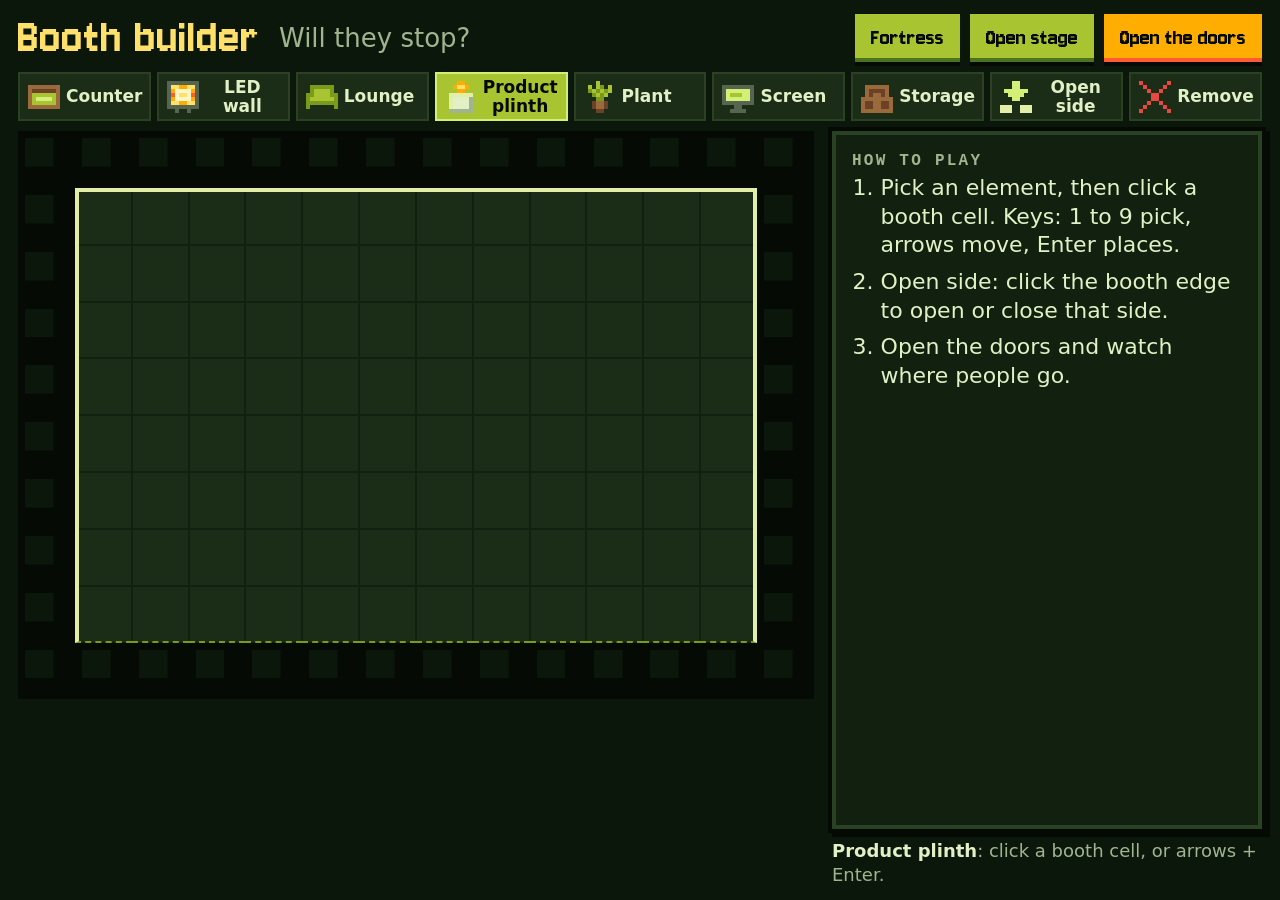
<file: modules/booth-builder.html>
<!doctype html>
<html lang="en">
<head>
<meta charset="utf-8">
<meta name="viewport" content="width=device-width, initial-scale=1">
<title>Booth builder · Campfire</title>
<style>/* shared/campfire.css */
/* Campfire — shared look for every page, deck and module of the talk.
   pix·el LCD night (greens) + one warm thing: the fire. Everything blocky moves in steps(); nothing eases smoothly.
   Single source for colours and type: decks and modules link this file, tools/build.mjs inlines it. */

@font-face {
  font-family: "Jersey 10";
  src: url("[data-uri]") format("woff2");
  font-weight: 400;
  font-display: swap;
}

:root {
  color-scheme: dark;
  /* Night: the LCD greens of pix·el, darkened for a campfire evening */
  --night-0: #050a05;
  --night-1: #0c170b;
  --night-2: #12210f;
  --night-3: #1b2d17;
  --night-4: #2a4123;
  --lcd-a: #306230;
  --lcd-b: #4c7420;
  --lcd-c: #7a9a1c;
  --lcd-d: #a9c431;
  --lcd-e: #d4ef78;
  --lcd-f: #e3efa8;
  /* Fire: the only warm colours (pixletics flame + pix·el LED) */
  --fire-0: #e8483f;
  --fire-1: #ff5a36;
  --fire-2: #ffae00;
  --fire-3: #ffe06a;
  --fire-4: #fff6c8;
  --wood-0: #3a2414;
  --wood-1: #6b4226;
  --wood-2: #9a6a3c;
  /* Text and lines */
  --ink: #e2f0c6;
  --muted: #9fb48f;
  --line: #2a4123;
  --marker: #ffe45e;
  --bg: var(--night-1);
  --card: var(--night-2);

  --pixel: "Jersey 10", "Courier New", monospace;
  --sans: system-ui, -apple-system, "Segoe UI", "Helvetica Neue", Arial, sans-serif;
  --mono: ui-monospace, "SF Mono", Menlo, Consolas, "Courier New", monospace;

  --px: 4px;            /* one art pixel on screen (scenes scale in whole multiples) */
  --step: 125ms;        /* one animation frame = 8 fps */
  --gutter: max(16px, 4vw);
  --radius: 0;          /* pixel world: no rounded corners */
}

/* Light variant for projectors that wash out dark slides: add data-theme="light" on <html> */
:root[data-theme="light"] {
  color-scheme: light;
  --bg: #f6f7ef;
  --card: #ffffff;
  --ink: #12280f;
  --muted: #56654f;
  --line: #d3dcc4;
}

/* Meaning colours, ONE mapping for decks, modules and art (tools/art.mjs uses the same palette names).
   Rarity of an item: common muted · rare lime · epic orange · legendary gold (only legendary may glow).
   Verdict of a myth: fact lime · myth red · half true orange · it depends muted · rumour pale smoke,
   always drawn with a DASHED border (there is no violet in the palette; the dash is what marks a rumour).
   All keep ≥ 4.5:1 on --card in their theme. */
:root {
  --rar-common: var(--muted);
  --rar-rare: var(--lcd-d);
  --rar-epic: var(--fire-2);
  --rar-legendary: var(--fire-3);
  --v-fact: var(--lcd-d);
  --v-myth: var(--fire-0);
  --v-half: var(--fire-2);
  --v-depends: var(--muted);
  --v-rumour: var(--fire-4);
}
:root[data-theme="light"] {
  --rar-common: #56654f;
  --rar-rare: #306230;
  --rar-epic: #9a3f00;
  --rar-legendary: #6f5600;
  --v-fact: #306230;
  --v-myth: #b2391c;
  --v-half: #9a3f00;
  --v-depends: #56654f;
  --v-rumour: #56654f;
}

*, *::before, *::after { box-sizing: border-box; }

body {
  margin: 0;
  background: var(--bg);
  color: var(--ink);
  font: 18px/1.55 var(--sans);
}

/* Headlines and labels in the pixel font — big, never for long sentences */
.px-title { font-family: var(--pixel); font-weight: 400; letter-spacing: 0.02em; line-height: 0.95; }
.px-label { font-family: var(--mono); font-size: 12px; letter-spacing: 0.14em; text-transform: uppercase; color: var(--muted); }

/* Pixel art: crisp at every scale */
.pixelart, .pixelart svg, svg.pixelart { image-rendering: pixelated; shape-rendering: crispEdges; }

/* Pixel frame: a 1-art-pixel border with cut corners, like an old handheld UI */
.px-frame {
  background: var(--card);
  border: var(--px) solid var(--night-4);
  box-shadow: 0 0 0 var(--px) var(--night-0), var(--px) var(--px) 0 var(--px) var(--night-0);
}

/* Buttons that feel like hardware keys */
.px-btn {
  font: 20px/1 var(--pixel);
  color: var(--night-0);
  background: var(--lcd-d);
  border: 0;
  padding: 12px 18px;
  min-height: 44px;
  cursor: pointer;
  box-shadow: inset 0 calc(-1 * var(--px)) 0 var(--lcd-b), 0 var(--px) 0 var(--night-0);
}
.px-btn:hover { background: var(--lcd-e); }
.px-btn:active { transform: translateY(var(--px)); box-shadow: inset 0 calc(-1 * var(--px)) 0 var(--lcd-b); }
.px-btn.fire { background: var(--fire-2); box-shadow: inset 0 calc(-1 * var(--px)) 0 var(--fire-1), 0 var(--px) 0 var(--night-0); }
.px-btn.fire:hover { background: var(--fire-3); }

:focus-visible { outline: 3px solid var(--marker); outline-offset: 3px; }

/* Flicker helpers for HTML (SVG scenes carry their own copy of these keyframes) */
@keyframes px-flicker { 0% { opacity: 1; } 50% { opacity: 0.82; } 100% { opacity: 1; } }
@keyframes px-frames-3 { from { transform: translateX(0); } to { transform: translateX(-300%); } }
@keyframes px-blink { 0%, 92% { opacity: 1; } 93%, 100% { opacity: 0; } }

@media (prefers-reduced-motion: reduce) {
  *, *::before, *::after { animation: none !important; transition: none !important; }
}
</style>
<script>/* shared/pixel.js */
/* Campfire pixel kit — sprites as text grids, rendered to crisp SVG paths.
   Classic script (no modules): in the browser it sets window.PX, in Node tools/*.mjs load it with vm and read
   globalThis.PX. Same idea as pix·el's iconPath(): every run of equal pixels in a row becomes one rect path.
   One character = one colour from PAL; '.' is transparent. */
(function (root) {
  'use strict';

  /* Palette: pix·el LCD night + fire. Same values as shared/campfire.css (standalone SVGs can't read CSS vars). */
  const PAL = {
    k: '#050a05', // night-0, outlines in the dark
    g: '#0f380f', // LCD ink, Pix outline
    a: '#306230', b: '#4c7420', c: '#7a9a1c', d: '#a9c431', e: '#d4ef78', f: '#e3efa8',
    R: '#e8483f', r: '#ff5a36', o: '#ffae00', y: '#ffe06a', w: '#fff6c8',
    W: '#3a2414', m: '#6b4226', n: '#9a6a3c',
    M: '#ffe45e', // marker / spark yellow
    i: '#e2f0c6', // text ink on night
    s: '#56654f', t: '#9fb48f', // smoke / stone greys
    N: '#0c170b', // night-1 background
  };

  /* ── Sprites ─────────────────────────────────────────────────────────────── */
  const SPRITES = {
    /* Pix, the pix·el mascot (hannespix/pix-el site/icons.js MASCOT), as colour rows. 16×16. */
    pix: [
      '.........M......',
      '........g.......',
      '...gggggggggg...',
      '..gffffffffffg..',
      '.gffffffffffffg.',
      '.gffggffffggffg.',
      '.gffggffffggffg.',
      '.gffffffffffffg.',
      '.gffffgffgffffg.',
      '.gfccffggffccfg.',
      '.gffffffffffffg.',
      '..gffffffffffg..',
      '...gggggggggg...',
      '....gg....gg....',
      '...ggg....ggg...',
      '................',
    ],
    /* Pix with closed eyes (blink frame) */
    pixBlink: [
      '.........M......',
      '........g.......',
      '...gggggggggg...',
      '..gffffffffffg..',
      '.gffffffffffffg.',
      '.gffffffffffffg.',
      '.gffggffffggffg.',
      '.gffffffffffffg.',
      '.gffffgffgffffg.',
      '.gfccffggffccfg.',
      '.gffffffffffffg.',
      '..gffffffffffg..',
      '...gggggggggg...',
      '....gg....gg....',
      '...ggg....ggg...',
      '................',
    ],
    /* Flame icon from pixletics (index.html, 12×14) */
    flame: [
      '.....rr.....',
      '....rrrr....',
      '....rror....',
      '...rroorr...',
      '...rooor....',
      '..rrooorr...',
      '..rooooor...',
      '.rroooyoor..',
      '.roooyyoor..',
      '.roooyyyor..',
      '.rroooyoor..',
      '..rooooor...',
      '..rrooorr...',
      '...rrrrr....',
    ],
    /* Campfire flames, three frames (16×16) — cycle with steps() for a crackle */
    fire1: [
      '.......r........',
      '.......r....r...',
      '......rr....r...',
      '..r...ror..rr...',
      '..r..rroor.rr...',
      '..rr.roooorror..',
      '..rrrooyoooorr..',
      '.rrooooyyoooorr.',
      '.rroooyyyyoooor.',
      '.rooooyywyyooor.',
      '.roooyywwyyooor.',
      '.rooyyywwwyyoor.',
      '..rooyywwyyoor..',
      '..rrooyyyyoorr..',
      '...rrooooooor...',
      '....rrrrrrrr....',
    ],
    fire2: [
      '....r...........',
      '....r......r....',
      '...rr.....rr....',
      '...ror...rror...',
      '..rroor..roor...',
      '..roooorrooor...',
      '..rooyooooyor...',
      '.rrooyyooyyorr..',
      '.roooyyyyyyoor..',
      '.rooyyywyyyoorr.',
      '.rooyywwwyyooor.',
      '.rooyywwwwyyoor.',
      '..rooyywwyyoor..',
      '..rrooyyyyoorr..',
      '...rrooooooor...',
      '....rrrrrrrr....',
    ],
    fire3: [
      '..........r.....',
      '...r......r.....',
      '...r.....rr.....',
      '..rr....ror..r..',
      '..ror..rroor.r..',
      '.rroor.roooorr..',
      '.rooooroooyoor..',
      '.roooyyooyyoorr.',
      '.rooyyyyyyyooor.',
      '.rooyywwyyyooor.',
      '.roooyywwwyyoor.',
      '.rooyyywwwyyoor.',
      '..rooyywwyyoor..',
      '..rrooyyyyoorr..',
      '...rrooooooor...',
      '....rrrrrrrr....',
    ],
    /* Crossed logs under the fire (20×6) */
    logs: [
      '..WW............WW..',
      '.WmmWW........WWmmW.',
      '.WnmmmWWW..WWWmmmnW.',
      '..WWmmmmmWWmmmmmWW..',
      '....WWWmmmmmmWWW....',
      '.......WWWWWW.......',
    ],
    /* A single spark / ember (3×3) */
    spark: [
      '.y.',
      'yMy',
      '.y.',
    ],
  };

  /* Single-colour 16×16 icons, '#' = pixel (pix·el icon format). One per station of the talk. */
  const ICONS = {
    tent: [
      '................', '.......##.......', '......#..#......', '.....#....#.....',
      '.....#.##.#.....', '....#..##..#....', '....#.#..#.#....', '...#..#..#..#...',
      '...#.#....#.#...', '..#..#....#..#..', '..#.#......#.#..', '.#..#......#..#.',
      '################', '................', '................', '................',
    ],
    spark: [ // pix·el icons.js "spark"
      '......#.........', '......#.........', '.....###........', '.....###........',
      '....#####.......', '..#########.....', '#############...', '..#########.....',
      '....#####.......', '.....###........', '.....###....#...', '......#.....#...',
      '......#...#####.', '............#...', '............#...', '................',
    ],
    kindling: [
      '................', '.......#........', '......##........', '......#.#.......',
      '.....#..#.......', '.....#.##.......', '......##........', '................',
      '..#..........#..', '...##......##...', '.....##..##.....', '.......##.......',
      '.....##..##.....', '...##......##...', '..#..........#..', '................',
    ],
    fire: [
      '.......#........', '......##........', '......#.#....#..', '.....#...#..##..',
      '....#....#.#.#..', '....#.##..#..#..', '...#.#..#....#..', '...#.#..#...#...',
      '...#..##....#...', '....#......#....', '.....######.....', '................',
      '.##############.', '#..#........#..#', '.##############.', '................',
    ],
    forge: [
      '................', '..........#.....', '.........#.#....', '........#...#...',
      '.........#.#.#..', '..........#...#.', '...........#.#..', '............#...',
      '.##########.....', '#..........###..', '.#.............#', '..#########.###.',
      '.....#....#.....', '....#......#....', '...##########...', '................',
    ],
    smoke: [
      '................', '.........###....', '........#...#...', '.....###.....#..',
      '....#.........#.', '...#..........#.', '....#........#..', '.....##....##...',
      '.......####.....', '......#.........', '.....#..........', '.....#..........',
      '......#.........', '.......#........', '......###.......', '.....#####......',
    ],
    ember: [
      '....#.......#...', '................', '..#....#........', '..........#.....',
      '.....#..........', '................', '....######......', '...#......#.....',
      '..#..##....#....', '.#..#..#....#...', '.#...##.....#...', '.#..........#...',
      '..#........#....', '...########.....', '................', '................',
    ],
    bubble: [ // speech bubble with a question mark — no eyes, so it never reads as an emoji face
      '................', '..############..', '.#............#.', '.#....####....#.',
      '.#...##..##...#.', '.#.......##...#.', '.#......##....#.', '.#.....##.....#.',
      '.#............#.', '.#.....##.....#.', '.#............#.', '..####.#######..',
      '.....#.#........', '.....##.........', '.....#..........', '................',
    ],
  };

  /* ── Rendering ───────────────────────────────────────────────────────────── */

  function check(name, rows) {
    const w = rows[0].length;
    rows.forEach((r, i) => { if (r.length !== w) throw new Error(`PX: sprite "${name}" row ${i} has ${r.length} px, expected ${w}`); });
    return w;
  }

  /** Path data for every pixel equal to `ch` (runs merged), offset by ox/oy */
  function runPath(rows, ch, ox, oy) {
    let d = '';
    rows.forEach((row, y) => {
      for (let x = 0; x < row.length; x++) {
        if (row[x] !== ch) continue;
        let n = 1;
        while (row[x + n] === ch) n++;
        d += `M${ox + x} ${oy + y}h${n}v1h-${n}z`;
        x += n - 1;
      }
    });
    return d;
  }

  /** Sprite → '<path fill=… d=…/>' per colour. opts: { x, y, pal (overrides), cls } */
  function sprite(nameOrRows, opts) {
    const o = opts || {};
    const rows = typeof nameOrRows === 'string' ? SPRITES[nameOrRows] : nameOrRows;
    if (!rows) throw new Error(`PX: unknown sprite "${nameOrRows}"`);
    check(String(nameOrRows), rows);
    const pal = Object.assign({}, PAL, o.pal || {});
    const chars = [...new Set(rows.join(''))].filter((c) => c !== '.');
    const cls = o.cls ? ` class="${o.cls}"` : '';
    return `<g${cls}>${chars.map((c) => `<path fill="${pal[c] || c}" d="${runPath(rows, c, o.x || 0, o.y || 0)}"/>`).join('')}</g>`;
  }

  /** Icon → one path (fill = currentColor unless given) */
  function icon(name, opts) {
    const o = opts || {};
    const rows = ICONS[name];
    if (!rows) throw new Error(`PX: unknown icon "${name}"`);
    check(name, rows);
    return `<path fill="${o.fill || 'currentColor'}" d="${runPath(rows, '#', o.x || 0, o.y || 0)}"/>`;
  }

  /** A complete, self-contained SVG document (for files and <img>) */
  function svgDoc(o) {
    const title = o.title ? `<title>${o.title}</title>` : '';
    const desc = o.desc ? `<desc>${o.desc}</desc>` : '';
    const style = o.css ? `<style>${o.css}</style>` : '';
    const bg = o.bg ? `<rect width="${o.w}" height="${o.h}" fill="${o.bg}"/>` : '';
    return `<svg xmlns="http://www.w3.org/2000/svg" viewBox="0 0 ${o.w} ${o.h}" width="${o.w * (o.scale || 1)}" height="${o.h * (o.scale || 1)}" shape-rendering="crispEdges" role="img">${title}${desc}${style}${bg}${o.body}</svg>`;
  }

  root.PX = { PAL, SPRITES, ICONS, sprite, icon, svgDoc, runPath };

  /* ── Additions (art set): Pix as mono icon, 5×7 pixel font ───────────────── */

  /* Pix as a single-colour icon (outline, eyes, mouth, antenna) — station 01 */
  ICONS.pix = [
    '.........#......', '........#.......', '...##########...', '..#..........#..',
    '.#............#.', '.#..##....##..#.', '.#..##....##..#.', '.#............#.',
    '.#....#..#....#.', '.#.##..##..##.#.', '.#............#.', '..#..........#..',
    '...##########...', '....##....##....', '...###....###...', '................',
  ];

  /* 5×7 pixel font, caps only (lower case is upper-cased). '#' = pixel. Narrow glyphs keep their own width.
     Advance = glyph width + 1. Unknown characters render as '?'. */
  const FONT5x7 = {};
  const F = (chars, rows) => { FONT5x7[chars] = rows; };
  F('A', ['.###.', '#...#', '#...#', '#####', '#...#', '#...#', '#...#']);
  F('B', ['####.', '#...#', '#...#', '####.', '#...#', '#...#', '####.']);
  F('C', ['.###.', '#...#', '#....', '#....', '#....', '#...#', '.###.']);
  F('D', ['####.', '#...#', '#...#', '#...#', '#...#', '#...#', '####.']);
  F('E', ['#####', '#....', '#....', '####.', '#....', '#....', '#####']);
  F('F', ['#####', '#....', '#....', '####.', '#....', '#....', '#....']);
  F('G', ['.###.', '#...#', '#....', '#.###', '#...#', '#...#', '.####']);
  F('H', ['#...#', '#...#', '#...#', '#####', '#...#', '#...#', '#...#']);
  F('I', ['###', '.#.', '.#.', '.#.', '.#.', '.#.', '###']);
  F('J', ['..###', '...#.', '...#.', '...#.', '#..#.', '#..#.', '.##..']);
  F('K', ['#...#', '#..#.', '#.#..', '##...', '#.#..', '#..#.', '#...#']);
  F('L', ['#....', '#....', '#....', '#....', '#....', '#....', '#####']);
  F('M', ['#...#', '##.##', '#.#.#', '#.#.#', '#...#', '#...#', '#...#']);
  F('N', ['#...#', '#...#', '##..#', '#.#.#', '#..##', '#...#', '#...#']);
  F('O', ['.###.', '#...#', '#...#', '#...#', '#...#', '#...#', '.###.']);
  F('P', ['####.', '#...#', '#...#', '####.', '#....', '#....', '#....']);
  F('Q', ['.###.', '#...#', '#...#', '#...#', '#.#.#', '#..#.', '.##.#']);
  F('R', ['####.', '#...#', '#...#', '####.', '#.#..', '#..#.', '#...#']);
  F('S', ['.####', '#....', '#....', '.###.', '....#', '....#', '####.']);
  F('T', ['#####', '..#..', '..#..', '..#..', '..#..', '..#..', '..#..']);
  F('U', ['#...#', '#...#', '#...#', '#...#', '#...#', '#...#', '.###.']);
  F('V', ['#...#', '#...#', '#...#', '#...#', '#...#', '.#.#.', '..#..']);
  F('W', ['#...#', '#...#', '#...#', '#.#.#', '#.#.#', '#.#.#', '.#.#.']);
  F('X', ['#...#', '#...#', '.#.#.', '..#..', '.#.#.', '#...#', '#...#']);
  F('Y', ['#...#', '#...#', '.#.#.', '..#..', '..#..', '..#..', '..#..']);
  F('Z', ['#####', '....#', '...#.', '..#..', '.#...', '#....', '#####']);
  F('0', ['.###.', '#...#', '#..##', '#.#.#', '##..#', '#...#', '.###.']);
  F('1', ['.#.', '##.', '.#.', '.#.', '.#.', '.#.', '###']);
  F('2', ['.###.', '#...#', '....#', '...#.', '..#..', '.#...', '#####']);
  F('3', ['#####', '...#.', '..#..', '...#.', '....#', '#...#', '.###.']);
  F('4', ['...#.', '..##.', '.#.#.', '#..#.', '#####', '...#.', '...#.']);
  F('5', ['#####', '#....', '####.', '....#', '....#', '#...#', '.###.']);
  F('6', ['..##.', '.#...', '#....', '####.', '#...#', '#...#', '.###.']);
  F('7', ['#####', '....#', '...#.', '..#..', '.#...', '.#...', '.#...']);
  F('8', ['.###.', '#...#', '#...#', '.###.', '#...#', '#...#', '.###.']);
  F('9', ['.###.', '#...#', '#...#', '.####', '....#', '...#.', '.##..']);
  F(' ', ['...', '...', '...', '...', '...', '...', '...']);
  F('.', ['.', '.', '.', '.', '.', '.', '#']);
  F(',', ['..', '..', '..', '..', '.#', '.#', '#.']);
  F(':', ['.', '.', '#', '.', '.', '#', '.']);
  F('!', ['#', '#', '#', '#', '#', '.', '#']);
  F('?', ['.###.', '#...#', '....#', '...#.', '..#..', '.....', '..#..']);
  F('-', ['....', '....', '....', '####', '....', '....', '....']);
  F('·', ['..', '..', '..', '##', '##', '..', '..']);
  F('/', ['....#', '...#.', '...#.', '..#..', '.#...', '.#...', '#....']);
  F('&', ['.##..', '#..#.', '#.#..', '.#...', '#.#.#', '#..#.', '.##.#']);
  F("'", ['#', '#', '.', '.', '.', '.', '.']);

  const glyph = (ch) => FONT5x7[ch] || FONT5x7[ch.toUpperCase()] || FONT5x7['?'];
  const LINE_H = 9; // 7 px glyph + 2 px leading

  /** Width of one line (or the widest line) in px at the given scale (default 1) */
  function textWidth(str, scale) {
    const s = scale || 1;
    return Math.max(...String(str).split('\n').map((line) => {
      const w = [...line].reduce((a, ch) => a + glyph(ch)[0].length + 1, 0);
      return Math.max(0, w - 1) * s;
    }));
  }

  /** Text → one '<path>' of merged pixel runs. opts: { x, y (top edge), fill, scale, align: 'left'|'center'|'right' }.
      '\n' starts a new line (9 px line height × scale). Default fill = PAL.i (ink on night). */
  function text(str, opts) {
    const o = opts || {};
    const s = o.scale || 1;
    let d = '';
    String(str).split('\n').forEach((line, li) => {
      const lw = textWidth(line, s);
      let cx = (o.x || 0) - (o.align === 'center' ? Math.floor(lw / 2) : o.align === 'right' ? lw : 0);
      const cy = (o.y || 0) + li * LINE_H * s;
      for (const ch of line) {
        const rows = glyph(ch);
        rows.forEach((row, ry) => {
          for (let x = 0; x < row.length; x++) {
            if (row[x] !== '#') continue;
            let n = 1;
            while (row[x + n] === '#') n++;
            d += `M${cx + x * s} ${cy + ry * s}h${n * s}v${s}h-${n * s}z`;
            x += n - 1;
          }
        });
        cx += (rows[0].length + 1) * s;
      }
    });
    return `<path fill="${o.fill || PAL.i}" d="${d}"/>`;
  }

  Object.assign(root.PX, { FONT5x7, text, textWidth });

  /* ── Additions (version 2): people tones, glyphs for game screens, inventory item icons ── */

  /* Muted skin and cloth tones for tiny people (visitors, guild members). New keys only. */
  Object.assign(PAL, {
    p: '#c4a284', q: '#7e5f49', // skin light / dark
    u: '#4a5a6e', v: '#6e5a72', x: '#8c907c', z: '#2c3440', // slate, plum, khaki, navy
  });

  F('+', ['.....', '..#..', '..#..', '#####', '..#..', '..#..', '.....']);
  F('#', ['.#.#.', '.#.#.', '#####', '.#.#.', '#####', '.#.#.', '.#.#.']);
  F('~', ['.....', '.....', '.#..#', '#.##.', '.....', '.....', '.....']);
  F('©', ['.###.', '#...#', '#.#.#', '##..#', '#.#.#', '#...#', '.###.']);
  F('(', ['..#', '.#.', '#..', '#..', '#..', '.#.', '..#']);
  F(')', ['#..', '.#.', '..#', '..#', '..#', '.#.', '#..']);
  F('>', ['#...', '.#..', '..#.', '...#', '..#.', '.#..', '#...']);
  F('<', ['...#', '..#.', '.#..', '#...', '.#..', '..#.', '...#']);
  F('_', ['....', '....', '....', '....', '....', '....', '####']);
  F('=', ['....', '....', '####', '....', '####', '....', '....']);

  /* Inventory items: one single-colour 16×16 icon per LORE.ITEMS id ('#' = pixel, same format as ICONS).
     Metaphors from the trade-fair world where possible; render with PX.item(id, opts). */
  const ITEMS = {
    llm: [ // open book: has read everything
      '................', '.####......####.', '#....##..##....#', '#.###..##..###.#',
      '#......##......#', '#.####.##.####.#', '#......##......#', '#.###..##..###.#',
      '#......##......#', '#.####.##.####.#', '#......##......#', '#.###..##..###.#',
      '#......##......#', '.####..##..####.', '.....######.....', '................',
    ],
    token: [ // language lego brick
      '................', '................', '................', '..####....####..',
      '..#..#....#..#..', '################', '#..............#', '#.##...........#',
      '#.#............#', '#..............#', '#..............#', '#..............#',
      '################', '................', '................', '................',
    ],
    context: [ // booth footprint: floor plan with back wall, counter, open front, dimension line
      '................', '################', '################', '##..............',
      '##.........##..#', '##..#####..##...', '##..#...#......#', '##..#####.......',
      '##.........##..#', '##.........##...', '##.............#', '##.#.#.#.#.#.#.#',
      '................', '.#............#.', '################', '.#............#.',
    ],
    prompt: [ // command window with a caret and cursor
      '................', '................', '################', '#.#.#..........#',
      '################', '#..............#', '#.#............#', '#..#...........#',
      '#...#..........#', '#..#...........#', '#.#...######...#', '#..............#',
      '################', '................', '................', '................',
    ],
    system: [ // the manual pinned to the workshop wall
      '.......##.......', '......####......', '.......##.......', '..#####..#####..',
      '..#..........#..', '..#.########.#..', '..#..........#..', '..#.######...#..',
      '..#..........#..', '..#.#######..#..', '..#..........#..', '..#.#####....#..',
      '..#..........#..', '..############..', '................', '................',
    ],
    temperature: [ // lighting dimmer knob with ticks, low and high
      '................', '.......##.......', '..#..........#..', '.....######.....',
      '....#......#....', '...#.....##.#...', '#..#....##..#..#', '...#...##...#...',
      '...#........#...', '...#........#...', '....#......#....', '.....######.....',
      '..#..........#..', '.............#..', '.###........###.', '.............#..',
    ],
    hallucination: [ // the floating cube that ignores gravity
      '.#.....##.......', '###..######.....', '.#.##########...', '..############..',
      '..#.########.#..', '..#...####...#..', '..#....##.#.##..', '..#....##..#.#..',
      '..#....##.#.##..', '..#....##..#.#..', '...##..##..##...', '.....######.....',
      '................', '................', '....#.#.#.#.....', '................',
    ],
    training: [ // design school: mortarboard with tassel
      '................', '................', '.......##.......', '.....##..##.....',
      '...##......##...', '.##....##....##.', '...##......##.#.', '.....##..##...#.',
      '...#...##...#.#.', '...#........#.#.', '...#........#.#.', '...##......##.#.',
      '.....######..###', '.............###', '................', '................',
    ],
    finetune: [ // tuning fork, ringing
      '................', '.....#....#.....', '.....#....#.....', '..#..#....#..#..',
      '.#...#....#...#.', '.#...#....#...#.', '..#..#....#..#..', '.....#....#.....',
      '.....##..##.....', '......####......', '.......##.......', '.......##.......',
      '.......##.......', '.......##.......', '......####......', '................',
    ],
    rag: [ // the sample shelf
      '................', '################', '#..............#', '#.#..##.....#..#',
      '#.#..##.#..#.##.', '#.##.##.#..#.#.#', '#.##.##.#..#.#.#', '################',
      '#..............#', '#.##.#..##.#...#', '#.##.#..##.#.#.#', '#.##.#.###.#.#.#',
      '#.##.#.###.#.#.#', '################', '#..............#', '#..............#',
    ],
    embedding: [ // meaning as coordinates: clusters on axes, one circled
      '#...............', '#..........##...', '#..........##...', '#............##.',
      '#.........##.##.', '#.........##....', '#..##...........', '#..##.##........',
      '#.....##........', '#...##..........', '#...##....##....', '#.........####..',
      '#...........##..', '#...............', '################', '................',
    ],
    agent: [ // helmeted bot with a clipboard
      '.....####.......', '...##....##.....', '..#........#....', '.############...',
      '..#........#....', '..#.##..##.#....', '..#........#....', '..##########....',
      '.....#..#..####.', '...######.#....#', '..#......##.##.#', '..#......##....#',
      '..#......##.##.#', '..#......##....#', '...######.######', '...##..##.......',
    ],
    tools: [ // wrench and screwdriver
      '...........###..', '##.........#..#.', '###..........###', '.###.......#.#..',
      '..###.....#.#...', '...###...#.#....', '....#.#.#.#.....', '.....#.#.#......',
      '......#.#.......', '.....#.#.#......', '....#.#..###....', '...#.#....#.#...',
      '..#.#......#.#..', '.#.#........###.', '#.#..........###', '.#............##',
    ],
    mcp: [ // the standard power plug
      '................', '.....#....#.....', '.....#....#.....', '.....#....#.....',
      '...##########...', '...#........#...', '...#.######.#...', '...#........#...',
      '....#......#....', '.....##..##.....', '.......##.......', '.......#........',
      '.......#........', '........#.......', '.........####...', '.............###',
    ],
    api: [ // two machines passing things back and forth at the delivery ramp
      '................', '................', '................', '................',
      '####........####', '#..#.....#..#..#', '#..#.######.#..#', '#..#.....#..#..#',
      '#..#..#.....#..#', '#..#.######.#..#', '#..#..#.....#..#', '####........####',
      '.##..........##.', '................', '................', '................',
    ],
    openweight: [ // a kettlebell you take home (download arrow)
      '................', '.....######.....', '....#......#....', '...#..####..#...',
      '...#.#....#.#...', '....##....##....', '...##########...', '..#....##....#..',
      '.#.....##.....#.', '.#.....##.....#.', '.#...######...#.', '.#....####....#.',
      '.#.....##.....#.', '..#..........#..', '...##########...', '................',
    ],
    local: [ // the workshop at home: a screen inside a house
      '.......##.......', '......#..#......', '.....#....#.....', '....#......#....',
      '...#........#...', '..#..........#..', '.#............#.', '################',
      '.#............#.', '.#..########..#.', '.#..#......#..#.', '.#..#......#..#.',
      '.#..########..#.', '.#.....##.....#.', '.#...######...#.', '.##############.',
    ],
    gpu: [ // the engine room: a chip with pins
      '................', '....#.#..#.#....', '....#.#..#.#....', '..############..',
      '###..........###', '..#.########.#..', '###.#......#.###', '..#.#.####.#.#..',
      '..#.#.####.#.#..', '###.#......#.###', '..#.########.#..', '###..........###',
      '..############..', '....#.#..#.#....', '....#.#..#.#....', '................',
    ],
    multimodal: [ // picture, sound and text in one
      '................', '###########.....', '#.........#..##.', '#.##......#..#.#',
      '#.##...#..#..#..', '#.....###.#..#..', '#..#.######..#..', '#.#########..#..',
      '###########..#..', '...........###..', '##.#####..####..', '...........##...',
      '####.###........', '................', '#####.####......', '................',
    ],
    agi: [ // the rumoured all-rounder: a unicorn
      '..#.............', '...#............', '....#..#........', '....#.##........',
      '...#######......', '..##.######.....', '.###########....', '########.####...',
      '######....####..', '.###.......####.', '...........#####', '...........#####',
      '..........######', '..........######', '.........#######', '................',
    ],
    repo: [ // the chest that remembers everything
      '................', '................', '...##########...', '..#..#....#..#..',
      '.#...#....#...#.', '.##############.', '.#...#.##.#...#.', '.#...##..##...#.',
      '.#...#.##.#...#.', '.#...#....#...#.', '.#...#....#...#.', '.#...#....#...#.',
      '.##############.', '................', '................', '................',
    ],
    commit: [ // save point: a floppy disk
      '................', '.############...', '.#..#...##.#.#..', '.#..#...##.#..#.',
      '.#..#...##.#..#.', '.#..########..#.', '.#............#.', '.#............#.',
      '.#.##########.#.', '.#.#........#.#.', '.#.#.######.#.#.', '.#.#........#.#.',
      '.#.#.####...#.#.', '.#.#........#.#.', '.##############.', '................',
    ],
    branch: [ // a fork in the path
      '.##..........##.', '#..#........#..#', '#..#........#..#', '.##..........##.',
      '..#..........#..', '...#........#...', '....#......#....', '.....#....#.....',
      '......#..#......', '.......##.......', '.......##.......', '.......##.......',
      '......####......', '.....#....#.....', '.....#....#.....', '......####......',
    ],
    pr: [ // a proposal in an envelope, already checked
      '................', '................', '#############...', '##.........##...',
      '#.#.......#.#...', '#..#.....#..#...', '#...#...#...#...', '#....###....#..#',
      '#...........#.##', '#..........#.##.', '#.......##..##..', '#########.####..',
      '..........###...', '...........#....', '................', '................',
    ],
    merge: [ // two ways become one
      '.#............#.', '.#............#.', '..#..........#..', '...#........#...',
      '....#......#....', '.....#....#.....', '......#..#......', '.......##.......',
      '.......##.......', '.......##.......', '.......##.......', '....########....',
      '.....######.....', '......####......', '.......##.......', '................',
    ],
    actions: [ // the robot inspector: a gear that runs by itself
      '......####......', '..##..#..#..##..', '..#.###..###.#..', '..##........##..',
      '...#..#.....#...', '.###..##....###.', '#.....###......#', '#.....####.....#',
      '#.....####.....#', '#.....###......#', '.###..##....###.', '...#..#.....#...',
      '..##........##..', '..#.###..###.#..', '..##..#..#..##..', '......####......',
    ],
    deploy: [ // opening day: the door swings open, light falls out
      '................', '....##########..', '..##.#.......#..', '.#...#.#.#.#.#..',
      '.#...#..#.#..#..', '.#...#.#.#.#.#..', '.#...#..#.#..#..', '.#...#.#.#.#.#..',
      '.#.#.#..#.#..#..', '.#...#.#.#.#.#..', '.#...#..#.#..#..', '.#...#.#.#.#.#..',
      '.#...#..#.#..#..', '..##.#.......#..', '################', '................',
    ],
    fork: [ // your own copy to remix: a fork
      '...#..#..#..#...', '...#..#..#..#...', '...#..#..#..#...', '...#..#..#..#...',
      '...##########...', '....########....', '.....######.....', '......####......',
      '.......##.......', '.......##.......', '.......##.......', '.......##.......',
      '.......##.......', '......####......', '......####......', '.......##.......',
    ],
    issue: [ // sticky note for the quest board
      '................', '.##############.', '.#............#.', '.#.....##.....#.',
      '.#.....##.....#.', '.#.....##.....#.', '.#.....##.....#.', '.#.....##.....#.',
      '.#............#.', '.#.....##.....#.', '.#.....##.....#.', '.#.........####.',
      '.#.........#.#..', '.#.........##...', '.###########....', '................',
    ],
    org: [ // the guild hall
      '.......#####....', '.......####.....', '.......#........', '.......##.......',
      '.....##..##.....', '...##......##...', '.##..........##.', '################',
      '..##.##..##.##..', '..##.##..##.##..', '..##.##..##.##..', '..##.##..##.##..',
      '..##.##..##.##..', '.##############.', '################', '................',
    ],
  };

  /** Item icon → one path (fill = currentColor unless given). opts: { x, y, fill } */
  function item(id, opts) {
    const o = opts || {};
    const rows = ITEMS[id];
    if (!rows) throw new Error(`PX: unknown item "${id}"`);
    check(id, rows);
    return `<path fill="${o.fill || 'currentColor'}" d="${runPath(rows, '#', o.x || 0, o.y || 0)}"/>`;
  }

  Object.assign(root.PX, { ITEMS, item });
})(typeof window !== 'undefined' ? window : globalThis);

</script>
<script>/* shared/lore.js */
/* Campfire lore — the ONE source for the talk's content: inventory items (terms), AI history, myth-or-fact,
   bosses (risks) and side quests (VAVE use cases in space). Classic script: window.LORE in the browser,
   globalThis.LORE in Node (tools/*.mjs load it with vm). Decks, modules and the PixiNotes board read from here,
   so a fact is changed in one place. Facts are phrased carefully; rumours are marked as rumours. */
(function (root) {
  'use strict';

  /* ── Inventory: every term as an RPG item. icon = id in PX.ITEMS (pixel.js); fallback is a generic item. ──
     kind: ai | code | github. rarity: common | rare | epic | legendary (just for fun). */
  const ITEMS = [
    { id: 'llm', name: 'LLM', full: 'Large Language Model', kind: 'ai', rarity: 'legendary',
      fun: 'The know-it-all intern. Has read every brochure ever printed, remembers none of them exactly, writes beautifully anyway.',
      space: 'Like an intern who has seen every booth on Pinterest: great ideas, no idea about your client.',
      watch: 'It continues text. It does not look things up unless you give it a tool.' },
    { id: 'token', name: 'Token', full: 'a piece of a word', kind: 'ai', rarity: 'common',
      fun: 'Language Lego. Text is chopped into bricks; "strawberry" might be "straw" + "berry". You pay per brick.',
      space: 'Booth panels: the model never sees the wall, only the panels it was built from.',
      watch: 'That is why models famously miscounted the r\'s in "strawberry": they see bricks, not letters.' },
    { id: 'context', name: 'Context window', full: 'what the model can see right now', kind: 'ai', rarity: 'rare',
      fun: 'The booth footprint. Only what fits on the stand gets seen.',
      space: 'Stuff the booth with old chat and the hero product ends up in the storage room behind the wall.',
      watch: 'Long chats push early facts out. Put what matters in a file and pin it.' },
    { id: 'prompt', name: 'Prompt', full: 'what you ask', kind: 'ai', rarity: 'common',
      fun: 'The briefing. Bad briefing, bad booth.',
      space: 'Who is it for, goal, context, constraints, done-when, look & feel. Same as a good client brief.',
      watch: 'The model can\'t ask the client. You are the client.' },
    { id: 'system', name: 'System prompt', full: 'standing instructions', kind: 'ai', rarity: 'rare',
      fun: 'The brand guidelines nobody reads. Except the AI, which reads them before every single answer.',
      space: 'The CD manual taped to the workshop wall.',
      watch: 'Keep it short and true; it is applied to everything.' },
    { id: 'temperature', name: 'Temperature', full: 'how adventurous the next word is', kind: 'ai', rarity: 'common',
      fun: 'The lighting dimmer. Low: museum showcase, always the same. High: club night, surprises guaranteed.',
      space: 'Low for checklists and offers, higher for brainstorming booth names.',
      watch: 'High temperature is creative and also more wrong.' },
    { id: 'hallucination', name: 'Hallucination', full: 'confident nonsense', kind: 'ai', rarity: 'epic',
      fun: 'The render that ignores gravity. Looks perfect. Statics say no. Delivered with total confidence.',
      space: 'A fair regulation that sounds right and does not exist.',
      watch: 'Verify facts, ask for sources, test what it built.' },
    { id: 'training', name: 'Training', full: 'how a model learns', kind: 'ai', rarity: 'legendary',
      fun: 'Design school, but it reads the whole internet and takes months on warehouses full of chips.',
      space: 'Everything it ever saw, before it saw your project.',
      watch: 'Knowledge stops at a cut-off date.' },
    { id: 'finetune', name: 'Fine-tuning', full: 'extra training on your examples', kind: 'ai', rarity: 'epic',
      fun: 'The apprenticeship. Same designer, now fluent in your house style.',
      space: 'Teach it your tone of voice for exhibition texts.',
      watch: 'Expensive and rarely needed. Good examples in the prompt often do the job.' },
    { id: 'rag', name: 'RAG', full: 'Retrieval-Augmented Generation', kind: 'ai', rarity: 'epic',
      fun: 'The material library. Before answering, it walks to the sample shelf and checks.',
      space: 'Ask about the fair\'s 80-page technical guidelines; it quotes the page instead of guessing.',
      watch: 'Only as good as the shelf. Old PDFs, old answers.' },
    { id: 'embedding', name: 'Embedding', full: 'meaning as coordinates', kind: 'ai', rarity: 'rare',
      fun: 'A giant invisible moodboard where similar vibes stick close together.',
      space: '"Warm oak lounge" lands next to "cosy timber corner", far from "chrome laser show".',
      watch: 'Great for search and grouping, not for exact facts.' },
    { id: 'agent', name: 'Agent', full: 'a model that plans and uses tools', kind: 'ai', rarity: 'epic',
      fun: 'The project manager who can actually call the carpenter. Plans, does, checks, reports back.',
      space: 'Reads the brief, drafts the checklist, books the slot, opens a pull request.',
      watch: 'Give it a clear goal, limited keys, and a human who signs off.' },
    { id: 'tools', name: 'Tool use', full: 'function calling', kind: 'ai', rarity: 'rare',
      fun: 'Handing the intern a phone, a laser measure and the shared calendar.',
      space: 'Search, calculator, file access, your whiteboard: suddenly it can do, not just say.',
      watch: 'Every tool is a door. Only hand out the keys it needs.' },
    { id: 'mcp', name: 'MCP', full: 'Model Context Protocol', kind: 'ai', rarity: 'legendary',
      fun: 'The standard power socket on the fair floor. Any tool plugs in, any AI can use it. (The official docs call it a USB-C port for AI.)',
      space: 'The text cards of this board went in through PixiNotes\' MCP plug. vave.log has one too.',
      watch: 'A plug is power: connect only what you trust.' },
    { id: 'api', name: 'API', full: 'Application Programming Interface', kind: 'code', rarity: 'common',
      fun: 'The delivery ramp at the back of the hall. Machines talk to machines there; no visitors.',
      space: 'How the time tracker talks to the database, or the LED wall to the content server.',
      watch: 'Ramps need gates: keys, limits, logs.' },
    { id: 'openweight', name: 'Open weights', full: 'models you can run yourself', kind: 'ai', rarity: 'rare',
      fun: 'Buy the booth system instead of renting it. Llama, Mistral, DeepSeek, Qwen: download and run.',
      space: 'Rented: big cloud models. Owned: smaller models in your own building.',
      watch: 'Owning means maintaining.' },
    { id: 'local', name: 'Local model', full: 'AI on your own machine', kind: 'ai', rarity: 'rare',
      fun: 'The workshop at home. Slower, but nothing leaves the building.',
      space: 'For confidential client material: Ollama on a laptop.',
      watch: 'Smaller brain, smaller power bill.' },
    { id: 'gpu', name: 'GPU', full: 'graphics chip, AI engine', kind: 'ai', rarity: 'epic',
      fun: 'The forklift of AI. Does the heavy lifting, costs a fortune, and everybody wants one at build-up time.',
      space: 'Same chips that render your 3D booth walkthroughs.',
      watch: 'Why AI prices are what they are.' },
    { id: 'multimodal', name: 'Multimodal', full: 'text, image, sound, video', kind: 'ai', rarity: 'rare',
      fun: 'It sees, hears and reads. Show it the napkin sketch instead of describing it.',
      space: 'Photo of the hall corner in, floor-plan sketch and questions out.',
      watch: 'It still guesses dimensions. Measure twice.' },
    { id: 'agi', name: 'AGI', full: 'Artificial General Intelligence', kind: 'ai', rarity: 'legendary',
      fun: 'The rumoured all-rounder who can do every job. Has been "a few years away" since 1956.',
      space: 'Would do concept, render, statics and invoicing in one go. Has not shown up for the interview yet.',
      watch: 'Treat every AGI headline as a rumour until shown.' },
    { id: 'repo', name: 'Repository', full: 'project folder with memory', kind: 'github', rarity: 'common',
      fun: 'The project folder with a perfect memory: every version, every note, every who-did-what.',
      space: 'One repo per tool, per booth configurator, per microsite.',
      watch: 'Private by default for client work.' },
    { id: 'commit', name: 'Commit', full: 'a saved version', kind: 'github', rarity: 'common',
      fun: 'A saved version with a note: "moved counter 50 cm left".',
      space: 'Like saving floor-plan versions, except you never lose v7_final_FINAL2.',
      watch: 'Small commits, clear notes.' },
    { id: 'branch', name: 'Branch', full: 'a parallel version', kind: 'github', rarity: 'common',
      fun: 'Variant B of the booth. Sketch freely; the approved design stays safe.',
      space: 'Try the lounge on the left without touching what the client signed.',
      watch: 'Branches are cheap. Make many.' },
    { id: 'pr', name: 'Pull request', full: 'a proposed change', kind: 'github', rarity: 'rare',
      fun: 'The client approval round. Here is the change, here are the screenshots, robots already checked it.',
      space: 'Every AI and every human proposes changes the same way.',
      watch: 'Read it before you merge it.' },
    { id: 'merge', name: 'Merge', full: 'accept a change', kind: 'github', rarity: 'common',
      fun: 'Variant chosen, variant built.',
      space: 'The moment B becomes the main design.',
      watch: 'Main should always be showable.' },
    { id: 'actions', name: 'Actions', full: 'GitHub\'s robots', kind: 'github', rarity: 'rare',
      fun: 'The safety inspectors who walk the booth before every opening, automatically.',
      space: 'Build, test, check links, publish: on every change.',
      watch: 'Green robots catch breakage, not bad taste.' },
    { id: 'deploy', name: 'Deploy', full: 'put it live', kind: 'code', rarity: 'common',
      fun: 'Opening day. Doors open, visitors in.',
      space: 'Pages for public things; private hosting for client things.',
      watch: 'Public links are public.' },
    { id: 'fork', name: 'Fork', full: 'your own copy of a repo', kind: 'github', rarity: 'rare',
      fun: 'Copy someone\'s modular booth system and remix it.',
      space: 'Start the next client configurator from the last one.',
      watch: 'Check the licence before you remix.' },
    { id: 'issue', name: 'Issue', full: 'a task or bug note', kind: 'github', rarity: 'common',
      fun: 'A sticky note on the team board: "wobbly wall at the entrance".',
      space: 'Clients, colleagues and AIs all file to the same board.',
      watch: 'One issue, one problem.' },
    { id: 'org', name: 'Organization', full: 'a GitHub account for a team', kind: 'github', rarity: 'epic',
      fun: 'The guild hall: one place for the agency, with teams, roles and a key for every door.',
      space: 'VAVE owns the repos; people come and go, the work stays.',
      watch: 'Give each role only the keys it needs.' },
  ];

  /* ── AI history: the lore. Phrased carefully; numbers are approximate where marked. ── */
  const HISTORY = [
    { year: '1950', title: 'The imitation game', text: 'Alan Turing asks whether machines can think, and proposes a test: can it pass as human in a text chat?' },
    { year: '1956', title: 'The summer that is still going', text: 'The 1955 proposal for a 1956 summer workshop at Dartmouth coins "artificial intelligence". It hoped a group of ten could make real progress over one summer.' },
    { year: '1966', title: 'ELIZA', text: 'A tiny script plays therapist by turning your sentences into questions. Its inventor was shocked how much people confided in it.' },
    { year: '1970s–90s', title: 'AI winters', text: 'Big promises, small results, frozen budgets. Twice. A good reminder for every hype cycle.' },
    { year: '1997', title: 'Deep Blue', text: 'IBM\'s chess computer beats world champion Garry Kasparov.' },
    { year: '2011', title: 'Watson', text: 'IBM\'s Watson wins the quiz show Jeopardy! against two champions.' },
    { year: '2012', title: 'The cat paper', text: 'Deep learning takes off. A Google network, shown millions of video stills, learns to recognise cats on its own.' },
    { year: '2016', title: 'Move 37', text: 'AlphaGo beats Lee Sedol at Go. One move looked like a mistake to experts. It was genius.' },
    { year: '2017', title: 'Attention is all you need', text: 'Google researchers publish the Transformer. It is the T in GPT and the engine of every chat AI since.' },
    { year: '2020', title: 'GPT-3', text: 'A language model big enough to write convincing text from a few examples.' },
    { year: '2022', title: 'ChatGPT', text: 'Launched 30 November. Estimates say about 100 million users in two months, the fastest-growing app at the time.' },
    { year: '2023', title: 'Agents and drama', text: 'Chatbots fall in love with journalists, lawyers cite invented cases, and OpenAI fires and re-hires its CEO within days.' },
    { year: '2024', title: 'Glue on pizza', text: 'A search AI recommends glue for pizza sauce, from an old joke post. Models also struggle to count the r\'s in "strawberry".' },
    { year: '2025', title: 'Vibe coding', text: 'Andrej Karpathy names it in February; Collins Dictionary makes it Word of the Year. A Chinese model, DeepSeek R1, shakes the chip market.' },
    { year: '2026', title: 'You are here', text: 'Agents open pull requests, whiteboards have plugs for AI, and a winemaker who never studied computer science ships software.' },
  ];

  /* ── Myth or fact? verdict: fact | myth | half | rumour | depends ── */
  const MYTHS = [
    { claim: 'AI researchers once planned to crack it in a single summer.', verdict: 'half',
      why: 'The 1955 proposal for the Dartmouth workshop hoped ten people over two months could make a significant advance. Not to crack it, but close enough to be a famous overestimate.' },
    { claim: 'The first computer bug was a real moth.', verdict: 'half',
      why: 'In 1947 a moth was taped into the Harvard Mark II logbook as the "first actual case of bug being found". The word "bug" was already older.' },
    { claim: 'A car dealer\'s chatbot sold a new SUV for one dollar.', verdict: 'half',
      why: 'In 2023 users got a dealer chatbot to "agree" to a $1 deal and call it legally binding. Nobody drove home with the car.' },
    { claim: 'Google\'s AI told people to put glue on pizza.', verdict: 'fact',
      why: 'In 2024 an AI search summary suggested glue to make cheese stick, taken from an old joke post.' },
    { claim: 'ChatGPT reached about 100 million users in two months.', verdict: 'fact',
      why: 'That was the widely reported estimate in early 2023. Nothing had grown that fast before.' },
    { claim: 'An AI became conscious in 2022.', verdict: 'myth',
      why: 'An engineer claimed his company\'s chatbot was sentient. The company and most experts disagreed; he lost his job.' },
    { claim: 'AI can\'t count the r\'s in "strawberry".', verdict: 'half',
      why: 'It was a famous 2024 meme. Models see tokens, not letters. Newer reasoning models mostly get it right.' },
    { claim: 'Lawyers were fined for citing court cases ChatGPT made up.', verdict: 'fact',
      why: 'In 2023 a US court sanctioned two lawyers for filing invented cases. Hallucinations have consequences.' },
    { claim: 'An airline had to honour a refund policy its chatbot invented.', verdict: 'fact',
      why: 'In 2024 a Canadian tribunal held Air Canada responsible for what its chatbot promised.' },
    { claim: 'One AI release wiped hundreds of billions off a chip maker in a day.', verdict: 'fact',
      why: 'In January 2025, after DeepSeek R1, Nvidia lost roughly 590 billion dollars of market value in one day.' },
    { claim: 'A secret project called Q* reached superintelligence in 2023.', verdict: 'rumour',
      why: 'Reports about "Q*" swirled during OpenAI\'s boardroom drama. Nothing like that was ever shown.' },
    { claim: 'Everything you type into an AI is used to train it.', verdict: 'depends',
      why: 'It depends on the plan and settings. Business plans usually exclude training; free plans may not. Check before pasting client work.' },
    { claim: '"Vibe coding" was a Word of the Year.', verdict: 'fact',
      why: 'Collins Dictionary chose it for 2025, less than a year after Karpathy coined it.' },
    { claim: 'AI will replace designers by 2025.', verdict: 'myth',
      why: 'Nobody here was replaced by 2025. How roles change is for VAVE to shape.' },
  ];

  /* ── Ghost stories in the smoke: the risks. hp = what it does, weakness = how to keep it away. ── */
  const BOSSES = [
    { id: 'hallucinator', name: 'The Hallucinator', hp: 'confident errors', weakness: 'Verify facts, ask for sources, test what it built.' },
    { id: 'leaker', name: 'The Leaker', hp: 'client or personal data in the wrong chat', weakness: 'Business plan, client NDA first, anonymise, ask before pasting.' },
    { id: 'goblin', name: 'The Key Goblin', hp: 'passwords and keys in code', weakness: 'Turn on secret scanning and push protection. A key that was ever pushed is burnt: rotate it.' },
    { id: 'lich', name: 'The Licence Lich', hp: 'fonts, images, code, AI output', weakness: 'Use what you own or license; check tool terms and the client contract; label AI content where required.' },
    { id: 'golem', name: 'The Orphan Golem', hp: 'tools nobody maintains', weakness: 'Every tool has an owner; docs live in the repo.' },
    { id: 'dragon', name: 'The Lock-in Dragon', hp: 'one vendor for everything', weakness: 'Work through GitHub pull requests and open formats; then any AI can take the next shift.' },
    { id: 'drain', name: 'The Brain Drain', hp: 'people stop thinking', weakness: 'AI amplifies taste. Keep the taste human.' },
  ];

  /* ── Ideas for spaces: where AI could help communication in space (VAVE's world) ── */
  const QUESTS = [
    { title: 'Concept sprint', text: 'Moodboards, AI renders and a clickable walk-through of the booth in a day, before the first CAD line.' },
    { title: 'Fair rules decoder', text: 'Turn an 80-page technical guideline into a checklist: heights, fire safety, rigging, deadlines. Human checks the result.' },
    { title: 'Booth flow test', text: 'Simulate where visitors walk and stop. Move the counter, watch the hot spots move.' },
    { title: 'Living LED walls', text: 'Generative typography and motion that reacts to people, prototyped in the browser.' },
    { title: 'Showroom stories', text: 'QR micro-sites per product, in EN / DE / ZH / AR, drafted by AI and reviewed by native speakers.' },
    { title: 'Modular reuse', text: 'A configurator and a stock list for reusable booth frames: what we own, where it is, what it can become.' },
    { title: 'Build-up radar', text: 'Crews, trucks and hours for build-up and dismantling, across parallel fairs.' },
    { title: 'Pitch prototypes', text: 'Clients click through the idea instead of reading about it.' },
  ];

  /* ── The fireplace rules ── */
  const RULES = [
    'No client secrets or personal data in consumer chats.',
    'Keys never live in code.',
    'Every tool has an owner.',
    'Ship small, review always.',
    'Test what matters.',
    'Respect licences and people.',
    'Humans decide.',
  ];

  root.LORE = { ITEMS, HISTORY, MYTHS, BOSSES, QUESTS, RULES };
})(typeof window !== 'undefined' ? window : globalThis);

</script>
<style>
  html, body { height: 100%; }
  /* Card layout: header, floor with the tools beside it, one status line. Results overlay the floor. */
  body {
    height: 100vh; padding: 6px; font-size: 14px;
    display: grid; gap: 4px;
    grid-template-columns: minmax(0, 1fr) auto; grid-template-rows: auto minmax(0, 1fr) auto;
    grid-template-areas: "head head" "stage tools" "status status";
  }
  .px-label { font-size: 13px; }
  .top { grid-area: head; display: flex; flex-wrap: wrap; align-items: center; gap: 4px 8px; }
  .top h1 { margin: 0; font-size: 24px; color: var(--fire-3); }
  .top .sub { margin: 0; color: var(--muted); display: none; }
  .acts { display: flex; gap: 4px; margin-left: auto; }
  .acts .px-btn { font-size: 16px; min-height: 40px; padding: 6px 10px; }
  .px-btn[aria-pressed="true"] { background: var(--lcd-e); box-shadow: inset 0 0 0 3px var(--night-0); }

  .tools { grid-area: tools; display: flex; flex-direction: column; gap: 2px; }
  .tool {
    display: flex; align-items: center; gap: 8px; min-width: 40px; min-height: 40px; padding: 2px; cursor: pointer; border-radius: 0;
    font: 600 14px/1.1 var(--sans); color: var(--ink); background: var(--night-3); border: 2px solid var(--night-4);
  }
  .tool:hover { background: var(--night-4); }
  .tool[aria-pressed="true"] { background: var(--lcd-d); border-color: var(--lcd-e); color: var(--night-0); }
  .tool svg { width: 28px; height: 28px; flex: none; }
  .tool .t { display: none; }

  .stage { grid-area: stage; container-type: size; min-width: 0; min-height: 0; }
  .floorwrap { --cell: min(100cqw / 14, 100cqh / 10); position: relative; width: calc(var(--cell) * 14); height: calc(var(--cell) * 10); }
  .floor { display: grid; grid-template-columns: repeat(14, var(--cell)); grid-template-rows: repeat(10, var(--cell)); width: 100%; height: 100%; }
  .c {
    --wall: max(3px, calc(var(--cell) / 14));
    position: relative; margin: 0; padding: 0; border: 0; border-radius: 0; cursor: pointer; min-width: 0;
    background: var(--night-0); color: inherit;
  }
  .c.b { background: var(--night-3); box-shadow: inset 0 0 0 1px var(--night-2); }
  .c.b:hover { background: var(--night-4); }
  .c.a { background-image: linear-gradient(var(--night-1), var(--night-1)); background-size: 50% 50%; background-position: 25% 25%; background-repeat: no-repeat; }
  .c::before { content: ""; position: absolute; inset: 0; pointer-events: none; }
  .c.wt::before { border-top: var(--wall) solid var(--lcd-f); }
  .c.wb::before { border-bottom: var(--wall) solid var(--lcd-f); }
  .c.wl::before { border-left: var(--wall) solid var(--lcd-f); }
  .c.wr::before { border-right: var(--wall) solid var(--lcd-f); }
  .c.ot::before { border-top: 2px dashed var(--lcd-c); }
  .c.ob::before { border-bottom: 2px dashed var(--lcd-c); }
  .c.ol::before { border-left: 2px dashed var(--lcd-c); }
  .c.or::before { border-right: 2px dashed var(--lcd-c); }
  .c svg { position: absolute; inset: 8%; width: 84%; height: 84%; pointer-events: none; }
  .c:focus-visible { outline: 3px solid var(--marker); outline-offset: -3px; box-shadow: inset 0 0 0 6px var(--night-0); z-index: 2; }
  /* Heat map: five stepped levels, ember to white-hot. Each step is at least 1.5:1 brighter than the one below
     (floor → h1 1.70, h1 → h2 1.85, h2 → h3 1.50 plus brown → red, h3 → h4 1.67, h4 → h5 1.70). */
  .c.h1 { background: var(--wood-1); } .c.h2 { background: var(--wood-2); } .c.h3 { background: var(--fire-1); }
  .c.h4 { background: var(--fire-2); } .c.h5 { background: var(--fire-4); }
  .people { position: absolute; inset: 0; width: 100%; height: 100%; pointer-events: none; }

  .status { grid-area: status; margin: 0; color: var(--muted); font-size: 13px; line-height: 1.3; white-space: nowrap; overflow: hidden; text-overflow: ellipsis; }
  .status b { color: var(--ink); }

  /* Results: overlay on cards */
  .panel { position: fixed; left: 6px; right: 6px; bottom: 6px; z-index: 5; max-height: calc(100vh - 56px); overflow: auto; padding: 8px 10px;
    display: none; flex-direction: column; gap: 4px; background: var(--night-0); border-color: var(--ink); }
  .panel.show { display: flex; }
  .panel h2 { margin: 0; }
  .panel p { margin: 0; }
  .howto { display: none; }
  .howto ol { margin: 0; padding-left: 1.3em; }
  /* Result headline: never below 24 px, its own line height so the big numbers cannot push into the scores */
  .headline { font-size: 24px; line-height: 1.2; }
  .headline b { font: 30px/1 var(--pixel); color: var(--fire-3); font-weight: 400; }
  .scores { list-style: none; margin: 0; padding: 0; display: grid; grid-template-columns: repeat(3, minmax(0, 1fr)); gap: 4px 10px; }
  .scores li { display: grid; grid-template-columns: auto 1fr; align-items: center; gap: 0 6px; }
  .scores .k { font: 13px/1 var(--mono); letter-spacing: 0.1em; text-transform: uppercase; color: var(--muted); }
  .scores b { grid-row: 1; grid-column: 2; font: 22px/1 var(--pixel); font-weight: 400; color: var(--ink); text-align: right; }
  .scores .bar { grid-column: 1 / -1; height: 8px; background: var(--night-3);
    background-image: linear-gradient(90deg, transparent calc(100% - 2px), var(--night-0) 0); background-size: 10% 100%; }
  .scores .bar i { display: block; height: 100%; background: var(--fire-2);
    background-image: linear-gradient(90deg, transparent calc(100% - 2px), var(--night-0) 0); background-size: calc(100% / var(--n, 10)) 100%; }
  .crit { display: flex; align-items: baseline; flex-wrap: wrap; gap: 0 8px; }
  .note { color: var(--muted); font-size: 13px; }
  .lines { list-style: none; margin: 0; padding: 0; display: grid; gap: 4px; }
  .lines li { padding-left: 14px; position: relative; font-weight: 600; line-height: 1.3; }
  .lines li::before { content: ""; position: absolute; left: 0; top: 0.45em; width: 6px; height: 6px; background: var(--fire-2); }
  .legend { display: none; align-items: center; gap: 6px; color: var(--muted); font-size: 13px; }
  .legend i { display: inline-block; width: 16px; height: 12px; }
  #close { position: absolute; top: 6px; right: 6px; font-size: 16px; min-height: 40px; padding: 6px 12px; }
  .headline { padding-right: 76px; min-height: 40px; }
  .panel .row { display: flex; align-items: center; gap: 8px; }
  .panel .row .lines { flex: 1; }

  .sr { position: absolute; width: 1px; height: 1px; overflow: hidden; clip: rect(0 0 0 0); white-space: nowrap; }

  /* Projector: tools in a row, results beside the floor */
  @media (min-width: 1024px) and (min-height: 600px) {
    body { padding: 14px 18px; gap: 10px 18px; font-size: 22px;
      grid-template-columns: minmax(0, 1fr) 430px; grid-template-rows: auto auto minmax(0, 1fr) auto;
      grid-template-areas: "head head" "tools tools" "stage panel" "stage status"; }
    .px-label { font-size: 16px; }
    .top { gap: 4px 18px; }
    .top h1 { font-size: 50px; }
    .top .sub { display: block; font-size: 26px; }
    .acts { gap: 10px; }
    .acts .px-btn { font-size: 24px; min-height: 48px; padding: 10px 16px; }
    .tools { flex-direction: row; gap: 6px; }
    .tool { flex: 1; min-height: 48px; padding: 4px 8px; font-size: 17px; gap: 6px; }
    .tool svg { width: 32px; height: 32px; }
    .tool .t { display: block; }
    /* Panel scrolls as a last resort; its parts never shrink into each other */
    .panel { position: static; display: flex; max-height: none; min-height: 0; overflow: hidden auto; padding: 14px 16px; gap: 10px; background: var(--card); border-color: var(--night-4); }
    .panel:not(.show) .res, .panel.show .howto { display: none; }
    .howto { display: block; }
    .howto p, .howto li { font-size: 22px; line-height: 1.3; }
    .howto li { margin-bottom: 8px; }
    .headline { font-size: 24px; padding-right: 0; min-height: 0; }
    .headline b { font-size: 40px; }
    .scores { grid-template-columns: minmax(0, 1fr); gap: 6px; }
    .scores li { grid-template-columns: 5.2em 1fr 2.4em; gap: 10px; }
    .scores .k { font-size: 16px; }
    .scores b { grid-row: auto; grid-column: auto; font-size: 34px; }
    .scores .bar { grid-column: auto; height: 22px; }
    .note { font-size: 16px; }
    .lines li { font-size: 22px; padding-left: 20px; }
    .lines li::before { width: 10px; height: 10px; }
    .legend { display: flex; font-size: 16px; margin-top: auto; }
    .legend i { width: 28px; height: 18px; }
    #close { display: none; }
    .status { font-size: 18px; white-space: normal; }
    .res { display: flex; flex-direction: column; gap: 10px; flex: 1 0 auto; }
    .res > * { flex: none; }
  }
  /* Presentation slide (1280 × 657) and other short projectors: the result moves closer together */
  @media (min-width: 1024px) and (min-height: 600px) and (max-height: 700px) {
    body { padding: 10px 18px; gap: 8px 18px; }
    .panel { padding: 10px 14px; gap: 6px; }
    .res { gap: 6px; }
    .headline b { font-size: 34px; }
    .scores { gap: 2px; }
    .scores b { font-size: 28px; }
    .scores .bar { height: 16px; }
    .note { font-size: 15px; line-height: 1.3; }
    .lines li { font-size: 20px; line-height: 1.25; }
    .legend { font-size: 15px; }
    .legend i { width: 24px; height: 14px; }
    .status { font-size: 16px; line-height: 1.25; }
  }
  @media not all and (min-width: 1024px) and (min-height: 600px) { .res { display: contents; } }
  @media (prefers-reduced-motion: reduce) { .c, .people { transition: none !important; animation: none !important; } }
</style>
</head>
<body>
<header class="top">
  <h1 class="px-title">Booth builder</h1>
  <p class="sub">Will they stop?</p>
  <div class="acts">
    <button class="px-btn" type="button" id="p-fortress">Fortress</button>
    <button class="px-btn" type="button" id="p-stage">Open stage</button>
    <button class="px-btn fire" type="button" id="go">Open the doors</button>
  </div>
</header>

<div class="tools" role="toolbar" aria-label="Elements" id="tools"></div>

<div class="stage">
  <div class="floorwrap">
    <div class="floor" id="floor" role="group" aria-label="Fair floor: a 12 by 8 booth with an aisle around it"></div>
    <svg class="people pixelart" id="people" viewBox="0 0 112 80" shape-rendering="crispEdges" aria-hidden="true"></svg>
  </div>
</div>

<section class="panel px-frame" id="panel" aria-label="Result">
  <div class="howto">
    <h2 class="px-label">How to play</h2>
    <ol>
      <li>Pick an element, then click a booth cell. Keys: 1 to 9 pick, arrows move, Enter places.</li>
      <li>Open side: click the booth edge to open or close that side.</li>
      <li>Open the doors and watch where people go.</li>
    </ol>
  </div>
  <div class="res">
    <p class="headline" id="headline"></p>
    <ul class="scores" id="scores"></ul>
    <div class="crit"><h2 class="px-label">Critic</h2><p class="note">Rule-based critic — not a real AI, about 40 lines of if/else.</p></div>
    <div class="row"><ul class="lines" id="lines"></ul></div>
    <div class="legend" aria-hidden="true">Heat: cold <i style="background:var(--wood-1)"></i><i style="background:var(--wood-2)"></i><i style="background:var(--fire-1)"></i><i style="background:var(--fire-2)"></i><i style="background:var(--fire-4)"></i> hot</div>
    <button class="px-btn" type="button" id="close">Close</button>
  </div>
</section>
<p class="status" id="status"></p>
<p class="sr" id="live" aria-live="polite"></p>

<script>
(function () {
  'use strict';
  const $ = (id) => document.getElementById(id);
  const reduced = () => matchMedia('(prefers-reduced-motion: reduce)').matches;

  /* ── Floor: 14 × 10 cells, the booth is 12 × 8 inside a one-cell aisle. Bottom = front aisle. ── */
  const COLS = 14, ROWS = 10, BX0 = 1, BX1 = 12, BY0 = 1, BY1 = 8;
  const inFloor = (x, y) => x >= 0 && x < COLS && y >= 0 && y < ROWS;
  const inBooth = (x, y) => x >= BX0 && x <= BX1 && y >= BY0 && y <= BY1;
  const K = (x, y) => y * COLS + x;
  const XY = (k) => [k % COLS, Math.floor(k / COLS)];

  /* Elements: 8×8 pixel sprites (PX.PAL letters). pull/range = how strongly they draw people in, dwell = ticks spent there. */
  const EL = {
    counter: { name: 'Counter', block: true, pull: 0.05, range: 3, dwell: 5,
      art: ['........', 'nnnnnnnn', 'nmmmmmmn', 'nddddddn', 'ndeeeedn', 'nddddddn', 'nnnnnnnn', '........'] },
    led: { name: 'LED wall', block: true, pull: 0.30, range: 7, dwell: 7,
      art: ['ssssssss', 'syyooyys', 'sowwwwos', 'srwyywrs', 'sowwwwos', 'syyooyys', 'ssssssss', '..s..s..'] },
    lounge: { name: 'Lounge', block: false, pull: 0.12, range: 4, dwell: 14,
      art: ['........', '.cccccc.', '.cddddc.', 'ccddddcc', 'cddddddc', 'cccccccc', 'c......c', '........'] },
    plinth: { name: 'Product plinth', block: true, pull: 0.22, range: 5, dwell: 6,
      art: ['...oo...', '..oyyo..', '...oo...', '.ffffff.', '.fiiiit.', '.fiiiit.', '.fiiiit.', '.tttttt.'] },
    plant: { name: 'Plant', block: true, pull: 0.02, range: 2, dwell: 1,
      art: ['...d....', '.d.dc.d.', '.cdcdcd.', '..cdcd..', '...cc...', '..mnnm..', '..mnnm..', '...mm...'] },
    screen: { name: 'Screen', block: true, pull: 0.12, range: 4, dwell: 4,
      art: ['........', 'ssssssss', 'seeeeees', 'sedddees', 'seeeeees', 'ssssssss', '...ss...', '..ssss..'] },
    storage: { name: 'Storage', block: true, pull: 0, range: 0, dwell: 0,
      art: ['........', '.nnnnnn.', '.nmmmmn.', '.nmnnmn.', 'nnnnnnnn', 'nmmnnmmn', 'nmmnnmmn', 'nnnnnnnn'] },
  };
  const TOOLS = ['counter', 'led', 'lounge', 'plinth', 'plant', 'screen', 'storage', 'open', 'erase'];
  const TOOL_NAME = { open: 'Open side', erase: 'Remove' };
  const TOOL_ART = {
    open: ['...ee...', '...ee...', '.eeeeee.', '..eeee..', '...ee...', '........', 'fff..fff', 'fff..fff'],
    erase: ['R......R', '.R....R.', '..R..R..', '...RR...', '...RR...', '..R..R..', '.R....R.', 'R......R'],
  };
  const nameOf = (t) => (EL[t] ? EL[t].name : TOOL_NAME[t]);
  const icon = (t) => `<svg viewBox="0 0 8 8" class="pixelart" shape-rendering="crispEdges" aria-hidden="true">${PX.sprite(EL[t] ? EL[t].art : TOOL_ART[t])}</svg>`;

  let grid = new Array(COLS * ROWS).fill(null);
  let open = { top: false, bottom: true, left: false, right: false };
  let tool = 'plinth';
  let cursor = K(6, 5);
  let heat = null, running = null, result = null;

  const blocked = (x, y) => inBooth(x, y) && !!grid[K(x, y)] && EL[grid[K(x, y)]].block;
  const sideOf = (bx, by, ox, oy) => (oy < by ? 'top' : oy > by ? 'bottom' : ox < bx ? 'left' : 'right');
  const edgeSide = (x, y) => (y === BY1 ? 'bottom' : y === BY0 ? 'top' : x === BX0 ? 'left' : x === BX1 ? 'right' : null);
  /** One step from a to b: no walking through elements, and into the booth only across an open side */
  function canStep(ax, ay, bx, by) {
    if (!inFloor(bx, by) || blocked(bx, by)) return false;
    const ai = inBooth(ax, ay), bi = inBooth(bx, by);
    if (ai === bi) return true;
    return ai ? open[sideOf(ax, ay, bx, by)] : open[sideOf(bx, by, ax, ay)];
  }
  const DIRS = [[1, 0], [-1, 0], [0, 1], [0, -1]];
  /** Breadth-first path from (sx,sy) to the first cell where goal() holds; [] if already there, null if unreachable */
  function bfs(sx, sy, goal, allow) {
    if (goal(sx, sy)) return [];
    const prev = new Int16Array(COLS * ROWS).fill(-1), s = K(sx, sy), q = [s];
    prev[s] = s;
    for (let qi = 0; qi < q.length; qi++) {
      const [x, y] = XY(q[qi]);
      for (const [dx, dy] of DIRS) {
        const nx = x + dx, ny = y + dy;
        if (!canStep(x, y, nx, ny) || (allow && !allow(nx, ny)) || prev[K(nx, ny)] !== -1) continue;
        prev[K(nx, ny)] = q[qi]; q.push(K(nx, ny));
        if (goal(nx, ny)) { const path = []; for (let c = K(nx, ny); c !== s; c = prev[c]) path.unshift(XY(c)); return path; }
      }
    }
    return null;
  }

  /* ── Floor UI ── */
  const floor = $('floor');
  for (let y = 0; y < ROWS; y++) for (let x = 0; x < COLS; x++) {
    const b = document.createElement('button');
    b.type = 'button'; b.className = 'c ' + (inBooth(x, y) ? 'b' : 'a'); b.dataset.k = K(x, y);
    floor.appendChild(b);
  }
  const cells = [...floor.children];

  function drawFloor() {
    let max = 0;
    if (heat) heat.forEach((h) => { if (h > max) max = h; });
    cells.forEach((el, k) => {
      const [x, y] = XY(k), t = grid[k], b = inBooth(x, y);
      let cls = 'c ' + (b ? 'b' : 'a');
      if (b) {
        if (y === BY0) cls += open.top ? ' ot' : ' wt';
        if (y === BY1) cls += open.bottom ? ' ob' : ' wb';
        if (x === BX0) cls += open.left ? ' ol' : ' wl';
        if (x === BX1) cls += open.right ? ' or' : ' wr';
      }
      const lvl = heat && heat[k] > 0 ? Math.max(1, Math.ceil(5 * Math.sqrt(heat[k] / max))) : 0;
      if (lvl) cls += ' h' + lvl;
      if (el.className !== cls) el.className = cls;
      const want = t ? icon(t) : '';
      if (el.dataset.t !== (t || '')) { el.innerHTML = want; el.dataset.t = t || ''; }
      el.tabIndex = k === cursor ? 0 : -1;
      const side = b && edgeSide(x, y);
      el.setAttribute('aria-label', `${b ? 'Booth' : 'Aisle'}, row ${y + 1}, column ${x + 1}: ${t ? EL[t].name : 'empty'}${side ? ', ' + side + ' edge ' + (open[side] ? 'open' : 'wall') : ''}${lvl ? ', heat ' + lvl + ' of 5' : ''}`);
    });
  }

  const toolsEl = $('tools');
  TOOLS.forEach((t, i) => {
    const b = document.createElement('button');
    b.type = 'button'; b.className = 'tool'; b.dataset.t = t;
    b.setAttribute('aria-pressed', String(t === tool)); b.setAttribute('aria-label', `${nameOf(t)} (key ${i + 1})`); b.title = nameOf(t);
    b.innerHTML = icon(t) + `<span class="t">${nameOf(t)}</span>`;
    b.addEventListener('click', () => pick(t));
    toolsEl.appendChild(b);
  });
  function pick(t) {
    tool = t;
    toolsEl.querySelectorAll('.tool').forEach((b) => b.setAttribute('aria-pressed', String(b.dataset.t === t)));
    say(`<b>${nameOf(t)}</b>: ${t === 'open' ? 'click the booth edge to open or close that side.' : t === 'erase' ? 'click an element to remove it.' : 'click a booth cell, or arrows + Enter.'}`);
  }

  function say(html) { $('status').innerHTML = html; $('live').textContent = $('status').textContent; }

  function place(k) {
    if (running) { say('Doors are open. Wait, or press <b>Skip</b>.'); return; }
    const [x, y] = XY(k);
    if (!inBooth(x, y)) { say('That is the aisle. The fire marshal says no.'); return; }
    if (tool === 'open') {
      const s = edgeSide(x, y);
      if (!s) { say('Open sides go on the <b>edge</b> of the booth.'); return; }
      open[s] = !open[s];
      say(`${s[0].toUpperCase() + s.slice(1)} side is now <b>${open[s] ? 'open' : 'a wall'}</b>.`);
    } else if (tool === 'erase') {
      if (!grid[k]) return;
      say(`Removed the ${EL[grid[k]].name.toLowerCase()}.`); grid[k] = null;
    } else {
      grid[k] = grid[k] === tool ? null : tool;
      say(grid[k] ? `Placed: <b>${EL[tool].name}</b>, row ${y + 1}, column ${x + 1}.` : `Removed the ${EL[tool].name.toLowerCase()}.`);
    }
    changed();
  }
  function changed() { heat = null; result = null; showPanel(false); $('people').innerHTML = ''; drawFloor(); }

  floor.addEventListener('click', (e) => { const c = e.target.closest('.c'); if (!c) return; cursor = +c.dataset.k; place(cursor); });
  floor.addEventListener('keydown', (e) => {
    const m = { ArrowRight: [1, 0], ArrowLeft: [-1, 0], ArrowDown: [0, 1], ArrowUp: [0, -1] }[e.key];
    if (!m) return;
    e.preventDefault();
    const [x, y] = XY(cursor), nx = Math.max(0, Math.min(COLS - 1, x + m[0])), ny = Math.max(0, Math.min(ROWS - 1, y + m[1]));
    cursor = K(nx, ny);
    cells.forEach((el, k) => { el.tabIndex = k === cursor ? 0 : -1; });
    cells[cursor].focus();
  });
  document.addEventListener('keydown', (e) => {
    if (e.ctrlKey || e.metaKey || e.altKey) return;
    const n = +e.key;
    if (n >= 1 && n <= TOOLS.length) { e.preventDefault(); pick(TOOLS[n - 1]); }
    else if (e.key === 'Escape' && $('panel').classList.contains('show')) showPanel(false);
  });

  /* ── Presets ── */
  const PRESETS = {
    fortress: { open: { bottom: true }, items: [
      ['counter', [[2, 8], [3, 8], [4, 8], [5, 8], [6, 8], [7, 8], [8, 8], [9, 8], [10, 8], [11, 8], [12, 8]]],
      ['storage', [[2, 7], [3, 7], [11, 7]]], ['led', [[5, 1], [6, 1], [7, 1], [8, 1]]], ['plinth', [[11, 2]]],
      ['screen', [[7, 7]]], ['plant', [[12, 7]]] ] },
    stage: { open: { bottom: true, left: true, right: true }, items: [
      ['led', [[4, 1], [5, 1], [6, 1], [7, 1], [8, 1], [9, 1]]], ['plinth', [[5, 5], [8, 5], [11, 2]]],
      ['lounge', [[2, 2], [3, 2], [2, 3]]], ['counter', [[12, 6]]], ['plant', [[1, 1], [12, 1]]], ['storage', [[10, 1]]], ['screen', [[3, 6]]] ] },
  };
  function preset(name) {
    if (running) stop();
    const p = PRESETS[name];
    grid = new Array(COLS * ROWS).fill(null);
    open = { top: false, bottom: false, left: false, right: false, ...p.open };
    p.items.forEach(([t, list]) => list.forEach(([x, y]) => { grid[K(x, y)] = t; }));
    $('p-fortress').setAttribute('aria-pressed', String(name === 'fortress'));
    $('p-stage').setAttribute('aria-pressed', String(name === 'stage'));
    changed();
    say(`Loaded <b>${name === 'fortress' ? 'Fortress' : 'Open stage'}</b>. Now open the doors.`);
  }
  $('p-fortress').addEventListener('click', () => preset('fortress'));
  $('p-stage').addEventListener('click', () => preset('stage'));

  /* ── Simulation: deterministic (seeded), one cell per tick ── */
  function mulberry32(a) { return function () { a |= 0; a = (a + 0x6D2B79F5) | 0; let t = Math.imul(a ^ (a >>> 15), 1 | a); t = (t + Math.imul(t ^ (t >>> 7), 61 | t)) ^ t; return ((t ^ (t >>> 14)) >>> 0) / 4294967296; }; }
  const VISITORS = 36, SPAWN_EVERY = 3, MAX_TICKS = 320, MAX_DETOUR = 12;
  const line = (x0, y0, x1, y1) => { const r = [], n = Math.max(Math.abs(x1 - x0), Math.abs(y1 - y0)); for (let i = 0; i <= n; i++) r.push([x0 + Math.sign(x1 - x0) * i, y0 + Math.sign(y1 - y0) * i]); return r; };
  const ROUTES = [ // front aisle is the busy one
    [0.2, line(0, 9, 13, 9)], [0.2, line(13, 9, 0, 9)], [0.1, line(0, 0, 13, 0)], [0.1, line(13, 0, 0, 0)],
    [0.1, line(0, 0, 0, 9)], [0.1, line(0, 9, 0, 0)], [0.1, line(13, 0, 13, 9)], [0.1, line(13, 9, 13, 0)],
  ];

  function newSim() {
    const rnd = mulberry32(20261124);
    const attr = [];
    grid.forEach((t, k) => { if (t && EL[t].pull > 0) { const [x, y] = XY(k); attr.push({ i: attr.length, x, y, t }); } });
    // where a visitor stands to use an attraction: on it (lounge) or next to it, also from the aisle across an open side
    attr.forEach((a) => {
      a.view = new Set();
      if (!EL[a.t].block) { a.view.add(K(a.x, a.y)); return; }
      DIRS.forEach(([dx, dy]) => {
        const nx = a.x + dx, ny = a.y + dy;
        if (!inFloor(nx, ny) || blocked(nx, ny)) return;
        if (inBooth(nx, ny) || open[sideOf(a.x, a.y, nx, ny)]) a.view.add(K(nx, ny));
      });
    });
    return { rnd, attr, t: 0, people: [], spawned: 0, entries: 0, bounces: 0, stopped: 0, dwellTicks: 0, exits: 0, through: 0, heat: new Array(COLS * ROWS).fill(0) };
  }

  function pathTo(v, a, max) { const p = bfs(v.x, v.y, (x, y) => a.view.has(K(x, y))); return p && p.length <= max ? p : null; }
  const atFace = (v) => !inBooth(v.x, v.y) && DIRS.some(([dx, dy]) => inBooth(v.x + dx, v.y + dy) && open[sideOf(v.x + dx, v.y + dy, v.x, v.y)]);

  function consider(S, v) {
    let pull = 0; const opts = [];
    S.attr.forEach((a) => {
      const e = EL[a.t], d = Math.abs(a.x - v.x) + Math.abs(a.y - v.y);
      if (v.seen.has(a.i) || d > e.range) return;
      const s = e.pull * (1 - d / (e.range + 1)); pull += s; opts.push([s, a]);
    });
    if (!opts.length || S.rnd() >= Math.min(0.6, pull)) return;
    v.decided = true;
    opts.sort((p, q) => q[0] - p[0]);
    let first = true;
    for (const [, a] of opts) {
      const p = pathTo(v, a, MAX_DETOUR);
      if (p) { if (!first) { v.bounce = 3; S.bounces++; } go(S, v, a, p); return; }
      first = false;
    }
    v.bounce = 3; S.bounces++; // wanted the best thing in view, no way through: a bounce (shown as a red '!')
  }
  function go(S, v, a, path) {
    if (!v.stopped) { v.stopped = true; S.stopped++; }
    v.mode = 'go'; v.target = a; v.path = path;
    if (!path.length) arrive(v);
  }
  function arrive(v) { v.mode = 'dwell'; v.dwell = EL[v.target.t].dwell; v.seen.add(v.target.i); }
  function after(S, v) {
    if (S.rnd() < 0.6) {
      let best = null;
      S.attr.forEach((a) => {
        if (v.seen.has(a.i)) return;
        const p = pathTo(v, a, 10);
        if (p) { const s = EL[a.t].pull / (1 + p.length); if (!best || s > best[0]) best = [s, a, p]; }
      });
      if (best) { go(S, v, best[1], best[2]); return; }
    }
    const end = v.route[v.route.length - 1];
    const out = inBooth(v.x, v.y) ? bfs(v.x, v.y, (x, y) => !inBooth(x, y)) : [];
    if (!out) { v.mode = 'done'; return; }
    const [ox, oy] = out.length ? out[out.length - 1] : [v.x, v.y];
    const home = bfs(ox, oy, (x, y) => x === end[0] && y === end[1], (x, y) => !inBooth(x, y)) || [];
    v.mode = 'leave'; v.path = out.concat(home);
  }

  function tick(S) {
    if (S.spawned < VISITORS && S.t % SPAWN_EVERY === 0) {
      let r = S.rnd(), route = ROUTES[0][1];
      for (const [w, rt] of ROUTES) { if (r < w) { route = rt; break; } r -= w; }
      S.people.push({ id: S.spawned++, x: route[0][0], y: route[0][1], route, ri: 0, mode: 'aisle', path: [], seen: new Set(), dwell: 0, bounce: 0, decided: false, stopped: false, entered: false });
    }
    S.people.forEach((v) => {
      const px = v.x, py = v.y;
      if (v.bounce) v.bounce--;
      if (v.mode === 'aisle') {
        v.ri++;
        if (v.ri >= v.route.length) { v.mode = 'done'; return; }
        [v.x, v.y] = v.route[v.ri];
        if (!v.decided && atFace(v)) consider(S, v);
      } else if (v.mode === 'go') {
        [v.x, v.y] = v.path.shift();
        if (!v.path.length) arrive(v);
      } else if (v.mode === 'dwell') {
        S.dwellTicks++;
        if (--v.dwell <= 0) after(S, v);
      } else if (v.mode === 'leave') {
        if (!v.path.length) { v.mode = 'done'; return; }
        [v.x, v.y] = v.path.shift();
      }
      if (inBooth(v.x, v.y) !== inBooth(px, py)) { // crossed a booth edge
        const side = inBooth(v.x, v.y) ? sideOf(v.x, v.y, px, py) : sideOf(px, py, v.x, v.y);
        if (inBooth(v.x, v.y)) v.inSide = v.inSide || side; else if (v.inSide) { S.exits++; if (side !== v.inSide) S.through++; }
      }
      if (inBooth(v.x, v.y) && !v.entered) { v.entered = true; S.entries++; }
      if (v.mode !== 'done' && (inBooth(v.x, v.y) || v.mode === 'dwell')) S.heat[K(v.x, v.y)]++;
    });
    S.people = S.people.filter((v) => v.mode !== 'done');
    S.t++;
    return S.t < MAX_TICKS && (S.spawned < VISITORS || S.people.length > 0);
  }

  /* Visitors: 4×6 sprites, two walking frames */
  const BODY = ['o', 'r', 'd', 'e', 'y', 't', 'w'], HEAD = ['w', 'n', 'y', 'f'];
  const FR = [['.HH.', 'BBBB', 'BBBB', '.BB.', 't..t', 't..t'], ['.HH.', 'BBBB', 'BBBB', '.BB.', '.tt.', '.tt.']];
  function drawPeople(S) {
    $('people').innerHTML = S.people.map((v) => {
      const rows = FR[v.mode === 'dwell' ? 1 : (S.t + v.id) % 2].map((r) => r.replace(/H/g, HEAD[v.id % HEAD.length]).replace(/B/g, BODY[v.id % BODY.length]));
      const px = v.x * 8 + 2 + ((v.id % 3) - 1) * 2, py = v.y * 8 + 1;
      return PX.sprite(rows, { x: px, y: py }) + (v.bounce ? PX.sprite(['R', 'R', 'R', '.', 'R'], { x: px + 1, y: Math.max(0, py - 6) }) : '');
    }).join('');
  }

  function start() {
    if (running) { finish(true); return; }
    const S = newSim();
    heat = S.heat; showPanel(false);
    if (reduced()) { while (tick(S)); running = { S }; finish(false); return; }
    running = { S, timer: setInterval(() => { const more = tick(S); drawPeople(S); if (S.t % 2 === 0) drawFloor(); if (!more) finish(false); }, 70) };
    $('go').textContent = 'Skip';
    say(`Doors open. Visitors walking in&hellip; <b>Skip</b> jumps to the result.`);
    drawFloor();
  }
  function stop() { if (running && running.timer) clearInterval(running.timer); running = null; $('go').textContent = 'Open the doors'; }
  function finish(skip) {
    const S = running.S;
    if (skip) while (tick(S));
    stop();
    $('people').innerHTML = '';
    heat = S.heat;
    result = score(S);
    $('panel').dataset.ticks = S.t;
    drawFloor(); renderResult(result); showPanel(true);
    say(`Done: <b>${result.stopped} of ${VISITORS}</b> stopped. Bright cells = where people spent time.`);
  }
  $('go').addEventListener('click', start);

  /* ── Scores and the rule-based critic ── */
  function score(S) {
    const door = [], free = [];
    for (let y = BY0; y <= BY1; y++) for (let x = BX0; x <= BX1; x++) {
      if (!blocked(x, y)) free.push(K(x, y));
      const s = [y === BY0 && 'top', y === BY1 && 'bottom', x === BX0 && 'left', x === BX1 && 'right'].filter((z) => z && open[z]);
      if (s.length) door.push(K(x, y));
    }
    const count = (t) => grid.filter((g) => g === t).length;
    const near = (k, set, d) => set.some((j) => Math.abs(XY(j)[0] - XY(k)[0]) + Math.abs(XY(j)[1] - XY(k)[1]) <= d);
    // back corner = the 3×3 corner farthest (on foot) from any open door cell
    const dist = (k) => { const [x, y] = XY(k); const p = blocked(x, y) ? null : bfs(x, y, (a, b) => door.includes(K(a, b)) && !blocked(a, b), inBooth); return p ? p.length : 99; };
    const corners = [[BX0, BY0], [BX1 - 2, BY0], [BX0, BY1 - 2], [BX1 - 2, BY1 - 2]].map(([cx, cy]) => {
      const ks = []; for (let y = cy; y < cy + 3; y++) for (let x = cx; x < cx + 3; x++) ks.push(K(x, y));
      return { ks, d: Math.min(...ks.map(dist)) };
    }).sort((a, b) => b.d - a.d);
    const openSides = Object.values(open).filter(Boolean).length;
    const wanted = S.entries + S.bounces;
    return {
      stopped: S.stopped, entries: S.entries, bounces: S.bounces, openSides,
      reach: free.length ? Math.round(100 * free.filter((k) => S.heat[k] > 0).length / free.length) : 0,
      dwell: Math.min(100, Math.round(S.dwellTicks / VISITORS * 5)),
      // flow: got in without bouncing, and could walk through instead of turning back at the same side
      flow: openSides && wanted ? Math.round(100 * S.entries / wanted * (0.6 + 0.4 * (S.exits ? S.through / S.exits : 0))) : 0,
      counterOnDoor: door.length ? door.filter((k) => grid[k] === 'counter').length / door.length : 0,
      storageAtDoor: grid.some((t, k) => t === 'storage' && near(k, door, 1)),
      attractors: count('led') + count('plinth') + count('screen'), lounges: count('lounge'), plants: count('plant'),
      ledCells: count('led'), fill: 1 - free.length / ((BX1 - BX0 + 1) * (BY1 - BY0 + 1)),
      backCornerEmpty: corners[0].ks.every((k) => !S.heat[k]),
    };
  }

  function critic(r) {
    const L = [];
    const add = (t) => { if (L.length < 3) L.push(t); };
    if (!r.openSides) add('No open side, no visitors. It is a very exclusive cube. Open at least one side.');
    else {
      if (r.counterOnDoor >= 0.5) add('Your counter is a fortress. Visitors bounce off it like pinballs.');
      else if (r.bounces > r.entries) add('People want in and give up on the way. Clear a short path from the aisle to what they are looking at.');
      if (!r.attractors) add('Nothing to look at. A plinth or an LED wall gives people a reason to step in.');
      if (r.entries >= 3 && r.backCornerEmpty) add('Nobody reaches the back corner. Put the hero product there and they will.');
      if (r.storageAtDoor) add('The first thing guests see is your storage. Hide the boxes at the back.');
      if (r.fill > 0.45) add('This is a warehouse, not a booth. Keep about half the floor free to walk.');
      if (r.ledCells >= 8) add('So much LED, it is a stadium. One wall with a story beats a wall of noise.');
      if (!r.lounges && r.entries >= 3 && r.dwell < 50) add('They look and they leave. A lounge turns a glance into a conversation.');
      if (r.openSides === 1 && r.entries >= 10) add('One way in, same way out: the entrance clogs. Open a second side.');
      if (r.entries >= 3 && r.reach < 60 && !r.backCornerEmpty) add('Part of the floor stays cold. Spread the attractions so people walk past more of it.');
      if (r.reach >= 45 && r.flow >= 60) add('Open, readable, walkable. People drift in without being asked.');
    }
    if (L.length < 2 && !r.plants) add('Add a plant. Nobody knows why, but it always helps.');
    if (L.length < 2) add('Move one thing and open the doors again: the heat map is the real critic.');
    return L;
  }

  function renderResult(r) {
    $('headline').innerHTML = `<b>${r.stopped}</b> of ${VISITORS} visitors stopped, <b>${r.entries}</b> came in${r.bounces ? `, <b>${r.bounces}</b> bounced off` : ''}.`;
    $('scores').innerHTML = [['Reach', r.reach], ['Dwell', r.dwell], ['Flow', r.flow]].map(([k, v]) => {
      const n = Math.round(v / 10);
      return `<li><span class="k">${k}</span><span class="bar" aria-hidden="true"><i style="width:${n * 10}%;--n:${n || 1}"></i></span><b>${v}</b></li>`;
    }).join('');
    $('lines').innerHTML = critic(r).map((t) => `<li>${t}</li>`).join('');
  }
  function showPanel(on) {
    $('panel').classList.toggle('show', !!on && !!result);
    if (on && result) $('live').textContent = `Reach ${result.reach}, dwell ${result.dwell}, flow ${result.flow}. ` + critic(result).join(' ');
  }
  $('close').addEventListener('click', () => { showPanel(false); cells[cursor].focus(); });

  drawFloor();
  pick(tool);
})();
</script>
</body>
</html>
</file>
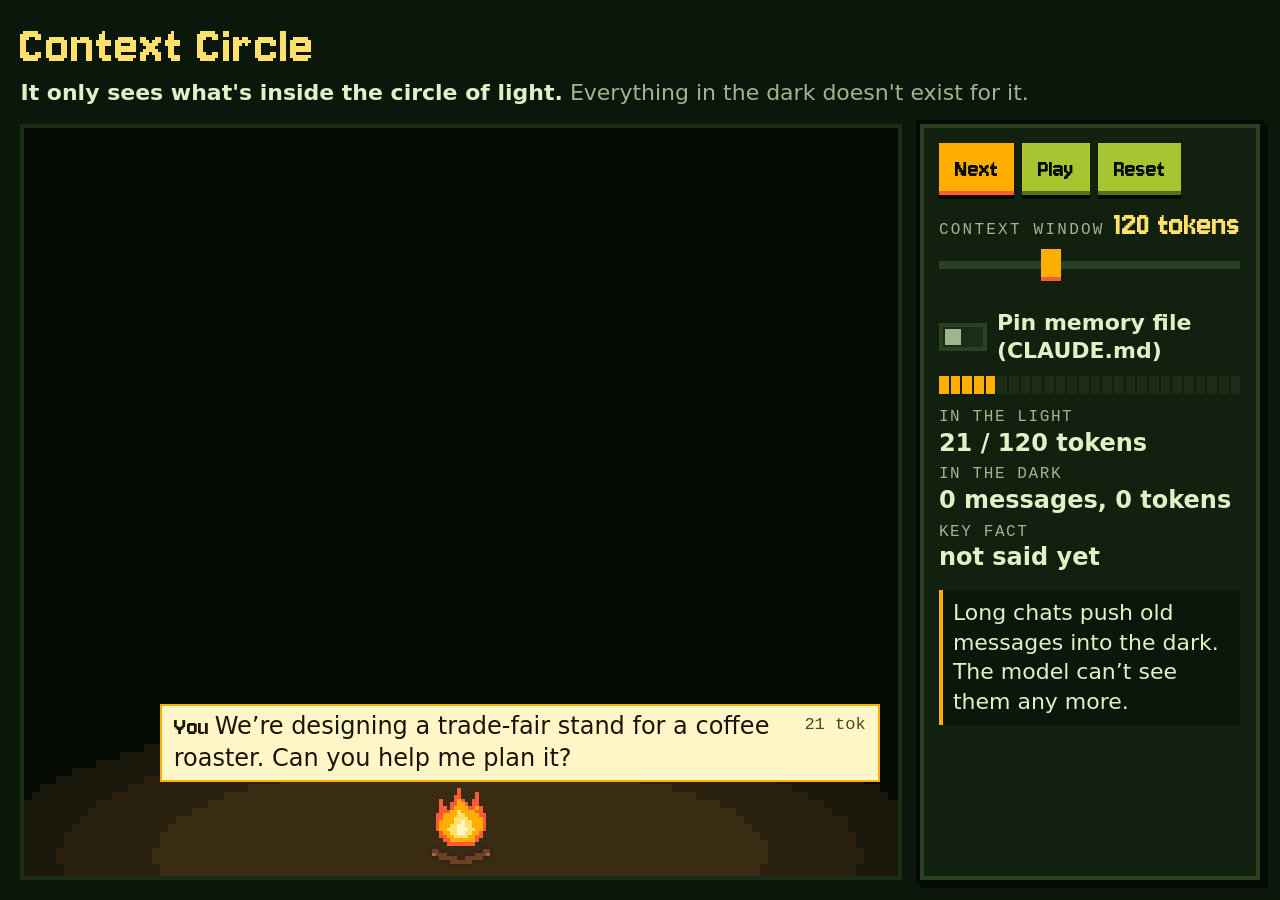
<file: modules/context-circle.html>
<!doctype html>
<html lang="en">
<head>
<meta charset="utf-8">
<meta name="viewport" content="width=device-width, initial-scale=1">
<title>Context Circle · Campfire</title>
<style>/* shared/campfire.css */
/* Campfire — shared look for every page, deck and module of the talk.
   pix·el LCD night (greens) + one warm thing: the fire. Everything blocky moves in steps(); nothing eases smoothly.
   Single source for colours and type: decks and modules link this file, tools/build.mjs inlines it. */

@font-face {
  font-family: "Jersey 10";
  src: url("[data-uri]") format("woff2");
  font-weight: 400;
  font-display: swap;
}

:root {
  color-scheme: dark;
  /* Night: the LCD greens of pix·el, darkened for a campfire evening */
  --night-0: #050a05;
  --night-1: #0c170b;
  --night-2: #12210f;
  --night-3: #1b2d17;
  --night-4: #2a4123;
  --lcd-a: #306230;
  --lcd-b: #4c7420;
  --lcd-c: #7a9a1c;
  --lcd-d: #a9c431;
  --lcd-e: #d4ef78;
  --lcd-f: #e3efa8;
  /* Fire: the only warm colours (pixletics flame + pix·el LED) */
  --fire-0: #e8483f;
  --fire-1: #ff5a36;
  --fire-2: #ffae00;
  --fire-3: #ffe06a;
  --fire-4: #fff6c8;
  --wood-0: #3a2414;
  --wood-1: #6b4226;
  --wood-2: #9a6a3c;
  /* Text and lines */
  --ink: #e2f0c6;
  --muted: #9fb48f;
  --line: #2a4123;
  --marker: #ffe45e;
  --bg: var(--night-1);
  --card: var(--night-2);

  --pixel: "Jersey 10", "Courier New", monospace;
  --sans: system-ui, -apple-system, "Segoe UI", "Helvetica Neue", Arial, sans-serif;
  --mono: ui-monospace, "SF Mono", Menlo, Consolas, "Courier New", monospace;

  --px: 4px;            /* one art pixel on screen (scenes scale in whole multiples) */
  --step: 125ms;        /* one animation frame = 8 fps */
  --gutter: max(16px, 4vw);
  --radius: 0;          /* pixel world: no rounded corners */
}

/* Light variant for projectors that wash out dark slides: add data-theme="light" on <html> */
:root[data-theme="light"] {
  color-scheme: light;
  --bg: #f6f7ef;
  --card: #ffffff;
  --ink: #12280f;
  --muted: #56654f;
  --line: #d3dcc4;
}

/* Meaning colours, ONE mapping for decks, modules and art (tools/art.mjs uses the same palette names).
   Rarity of an item: common muted · rare lime · epic orange · legendary gold (only legendary may glow).
   Verdict of a myth: fact lime · myth red · half true orange · it depends muted · rumour pale smoke,
   always drawn with a DASHED border (there is no violet in the palette; the dash is what marks a rumour).
   All keep ≥ 4.5:1 on --card in their theme. */
:root {
  --rar-common: var(--muted);
  --rar-rare: var(--lcd-d);
  --rar-epic: var(--fire-2);
  --rar-legendary: var(--fire-3);
  --v-fact: var(--lcd-d);
  --v-myth: var(--fire-0);
  --v-half: var(--fire-2);
  --v-depends: var(--muted);
  --v-rumour: var(--fire-4);
}
:root[data-theme="light"] {
  --rar-common: #56654f;
  --rar-rare: #306230;
  --rar-epic: #9a3f00;
  --rar-legendary: #6f5600;
  --v-fact: #306230;
  --v-myth: #b2391c;
  --v-half: #9a3f00;
  --v-depends: #56654f;
  --v-rumour: #56654f;
}

*, *::before, *::after { box-sizing: border-box; }

body {
  margin: 0;
  background: var(--bg);
  color: var(--ink);
  font: 18px/1.55 var(--sans);
}

/* Headlines and labels in the pixel font — big, never for long sentences */
.px-title { font-family: var(--pixel); font-weight: 400; letter-spacing: 0.02em; line-height: 0.95; }
.px-label { font-family: var(--mono); font-size: 12px; letter-spacing: 0.14em; text-transform: uppercase; color: var(--muted); }

/* Pixel art: crisp at every scale */
.pixelart, .pixelart svg, svg.pixelart { image-rendering: pixelated; shape-rendering: crispEdges; }

/* Pixel frame: a 1-art-pixel border with cut corners, like an old handheld UI */
.px-frame {
  background: var(--card);
  border: var(--px) solid var(--night-4);
  box-shadow: 0 0 0 var(--px) var(--night-0), var(--px) var(--px) 0 var(--px) var(--night-0);
}

/* Buttons that feel like hardware keys */
.px-btn {
  font: 20px/1 var(--pixel);
  color: var(--night-0);
  background: var(--lcd-d);
  border: 0;
  padding: 12px 18px;
  min-height: 44px;
  cursor: pointer;
  box-shadow: inset 0 calc(-1 * var(--px)) 0 var(--lcd-b), 0 var(--px) 0 var(--night-0);
}
.px-btn:hover { background: var(--lcd-e); }
.px-btn:active { transform: translateY(var(--px)); box-shadow: inset 0 calc(-1 * var(--px)) 0 var(--lcd-b); }
.px-btn.fire { background: var(--fire-2); box-shadow: inset 0 calc(-1 * var(--px)) 0 var(--fire-1), 0 var(--px) 0 var(--night-0); }
.px-btn.fire:hover { background: var(--fire-3); }

:focus-visible { outline: 3px solid var(--marker); outline-offset: 3px; }

/* Flicker helpers for HTML (SVG scenes carry their own copy of these keyframes) */
@keyframes px-flicker { 0% { opacity: 1; } 50% { opacity: 0.82; } 100% { opacity: 1; } }
@keyframes px-frames-3 { from { transform: translateX(0); } to { transform: translateX(-300%); } }
@keyframes px-blink { 0%, 92% { opacity: 1; } 93%, 100% { opacity: 0; } }

@media (prefers-reduced-motion: reduce) {
  *, *::before, *::after { animation: none !important; transition: none !important; }
}
</style>
<script>/* shared/pixel.js */
/* Campfire pixel kit — sprites as text grids, rendered to crisp SVG paths.
   Classic script (no modules): in the browser it sets window.PX, in Node tools/*.mjs load it with vm and read
   globalThis.PX. Same idea as pix·el's iconPath(): every run of equal pixels in a row becomes one rect path.
   One character = one colour from PAL; '.' is transparent. */
(function (root) {
  'use strict';

  /* Palette: pix·el LCD night + fire. Same values as shared/campfire.css (standalone SVGs can't read CSS vars). */
  const PAL = {
    k: '#050a05', // night-0, outlines in the dark
    g: '#0f380f', // LCD ink, Pix outline
    a: '#306230', b: '#4c7420', c: '#7a9a1c', d: '#a9c431', e: '#d4ef78', f: '#e3efa8',
    R: '#e8483f', r: '#ff5a36', o: '#ffae00', y: '#ffe06a', w: '#fff6c8',
    W: '#3a2414', m: '#6b4226', n: '#9a6a3c',
    M: '#ffe45e', // marker / spark yellow
    i: '#e2f0c6', // text ink on night
    s: '#56654f', t: '#9fb48f', // smoke / stone greys
    N: '#0c170b', // night-1 background
  };

  /* ── Sprites ─────────────────────────────────────────────────────────────── */
  const SPRITES = {
    /* Pix, the pix·el mascot (hannespix/pix-el site/icons.js MASCOT), as colour rows. 16×16. */
    pix: [
      '.........M......',
      '........g.......',
      '...gggggggggg...',
      '..gffffffffffg..',
      '.gffffffffffffg.',
      '.gffggffffggffg.',
      '.gffggffffggffg.',
      '.gffffffffffffg.',
      '.gffffgffgffffg.',
      '.gfccffggffccfg.',
      '.gffffffffffffg.',
      '..gffffffffffg..',
      '...gggggggggg...',
      '....gg....gg....',
      '...ggg....ggg...',
      '................',
    ],
    /* Pix with closed eyes (blink frame) */
    pixBlink: [
      '.........M......',
      '........g.......',
      '...gggggggggg...',
      '..gffffffffffg..',
      '.gffffffffffffg.',
      '.gffffffffffffg.',
      '.gffggffffggffg.',
      '.gffffffffffffg.',
      '.gffffgffgffffg.',
      '.gfccffggffccfg.',
      '.gffffffffffffg.',
      '..gffffffffffg..',
      '...gggggggggg...',
      '....gg....gg....',
      '...ggg....ggg...',
      '................',
    ],
    /* Flame icon from pixletics (index.html, 12×14) */
    flame: [
      '.....rr.....',
      '....rrrr....',
      '....rror....',
      '...rroorr...',
      '...rooor....',
      '..rrooorr...',
      '..rooooor...',
      '.rroooyoor..',
      '.roooyyoor..',
      '.roooyyyor..',
      '.rroooyoor..',
      '..rooooor...',
      '..rrooorr...',
      '...rrrrr....',
    ],
    /* Campfire flames, three frames (16×16) — cycle with steps() for a crackle */
    fire1: [
      '.......r........',
      '.......r....r...',
      '......rr....r...',
      '..r...ror..rr...',
      '..r..rroor.rr...',
      '..rr.roooorror..',
      '..rrrooyoooorr..',
      '.rrooooyyoooorr.',
      '.rroooyyyyoooor.',
      '.rooooyywyyooor.',
      '.roooyywwyyooor.',
      '.rooyyywwwyyoor.',
      '..rooyywwyyoor..',
      '..rrooyyyyoorr..',
      '...rrooooooor...',
      '....rrrrrrrr....',
    ],
    fire2: [
      '....r...........',
      '....r......r....',
      '...rr.....rr....',
      '...ror...rror...',
      '..rroor..roor...',
      '..roooorrooor...',
      '..rooyooooyor...',
      '.rrooyyooyyorr..',
      '.roooyyyyyyoor..',
      '.rooyyywyyyoorr.',
      '.rooyywwwyyooor.',
      '.rooyywwwwyyoor.',
      '..rooyywwyyoor..',
      '..rrooyyyyoorr..',
      '...rrooooooor...',
      '....rrrrrrrr....',
    ],
    fire3: [
      '..........r.....',
      '...r......r.....',
      '...r.....rr.....',
      '..rr....ror..r..',
      '..ror..rroor.r..',
      '.rroor.roooorr..',
      '.rooooroooyoor..',
      '.roooyyooyyoorr.',
      '.rooyyyyyyyooor.',
      '.rooyywwyyyooor.',
      '.roooyywwwyyoor.',
      '.rooyyywwwyyoor.',
      '..rooyywwyyoor..',
      '..rrooyyyyoorr..',
      '...rrooooooor...',
      '....rrrrrrrr....',
    ],
    /* Crossed logs under the fire (20×6) */
    logs: [
      '..WW............WW..',
      '.WmmWW........WWmmW.',
      '.WnmmmWWW..WWWmmmnW.',
      '..WWmmmmmWWmmmmmWW..',
      '....WWWmmmmmmWWW....',
      '.......WWWWWW.......',
    ],
    /* A single spark / ember (3×3) */
    spark: [
      '.y.',
      'yMy',
      '.y.',
    ],
  };

  /* Single-colour 16×16 icons, '#' = pixel (pix·el icon format). One per station of the talk. */
  const ICONS = {
    tent: [
      '................', '.......##.......', '......#..#......', '.....#....#.....',
      '.....#.##.#.....', '....#..##..#....', '....#.#..#.#....', '...#..#..#..#...',
      '...#.#....#.#...', '..#..#....#..#..', '..#.#......#.#..', '.#..#......#..#.',
      '################', '................', '................', '................',
    ],
    spark: [ // pix·el icons.js "spark"
      '......#.........', '......#.........', '.....###........', '.....###........',
      '....#####.......', '..#########.....', '#############...', '..#########.....',
      '....#####.......', '.....###........', '.....###....#...', '......#.....#...',
      '......#...#####.', '............#...', '............#...', '................',
    ],
    kindling: [
      '................', '.......#........', '......##........', '......#.#.......',
      '.....#..#.......', '.....#.##.......', '......##........', '................',
      '..#..........#..', '...##......##...', '.....##..##.....', '.......##.......',
      '.....##..##.....', '...##......##...', '..#..........#..', '................',
    ],
    fire: [
      '.......#........', '......##........', '......#.#....#..', '.....#...#..##..',
      '....#....#.#.#..', '....#.##..#..#..', '...#.#..#....#..', '...#.#..#...#...',
      '...#..##....#...', '....#......#....', '.....######.....', '................',
      '.##############.', '#..#........#..#', '.##############.', '................',
    ],
    forge: [
      '................', '..........#.....', '.........#.#....', '........#...#...',
      '.........#.#.#..', '..........#...#.', '...........#.#..', '............#...',
      '.##########.....', '#..........###..', '.#.............#', '..#########.###.',
      '.....#....#.....', '....#......#....', '...##########...', '................',
    ],
    smoke: [
      '................', '.........###....', '........#...#...', '.....###.....#..',
      '....#.........#.', '...#..........#.', '....#........#..', '.....##....##...',
      '.......####.....', '......#.........', '.....#..........', '.....#..........',
      '......#.........', '.......#........', '......###.......', '.....#####......',
    ],
    ember: [
      '....#.......#...', '................', '..#....#........', '..........#.....',
      '.....#..........', '................', '....######......', '...#......#.....',
      '..#..##....#....', '.#..#..#....#...', '.#...##.....#...', '.#..........#...',
      '..#........#....', '...########.....', '................', '................',
    ],
    bubble: [ // speech bubble with a question mark — no eyes, so it never reads as an emoji face
      '................', '..############..', '.#............#.', '.#....####....#.',
      '.#...##..##...#.', '.#.......##...#.', '.#......##....#.', '.#.....##.....#.',
      '.#............#.', '.#.....##.....#.', '.#............#.', '..####.#######..',
      '.....#.#........', '.....##.........', '.....#..........', '................',
    ],
  };

  /* ── Rendering ───────────────────────────────────────────────────────────── */

  function check(name, rows) {
    const w = rows[0].length;
    rows.forEach((r, i) => { if (r.length !== w) throw new Error(`PX: sprite "${name}" row ${i} has ${r.length} px, expected ${w}`); });
    return w;
  }

  /** Path data for every pixel equal to `ch` (runs merged), offset by ox/oy */
  function runPath(rows, ch, ox, oy) {
    let d = '';
    rows.forEach((row, y) => {
      for (let x = 0; x < row.length; x++) {
        if (row[x] !== ch) continue;
        let n = 1;
        while (row[x + n] === ch) n++;
        d += `M${ox + x} ${oy + y}h${n}v1h-${n}z`;
        x += n - 1;
      }
    });
    return d;
  }

  /** Sprite → '<path fill=… d=…/>' per colour. opts: { x, y, pal (overrides), cls } */
  function sprite(nameOrRows, opts) {
    const o = opts || {};
    const rows = typeof nameOrRows === 'string' ? SPRITES[nameOrRows] : nameOrRows;
    if (!rows) throw new Error(`PX: unknown sprite "${nameOrRows}"`);
    check(String(nameOrRows), rows);
    const pal = Object.assign({}, PAL, o.pal || {});
    const chars = [...new Set(rows.join(''))].filter((c) => c !== '.');
    const cls = o.cls ? ` class="${o.cls}"` : '';
    return `<g${cls}>${chars.map((c) => `<path fill="${pal[c] || c}" d="${runPath(rows, c, o.x || 0, o.y || 0)}"/>`).join('')}</g>`;
  }

  /** Icon → one path (fill = currentColor unless given) */
  function icon(name, opts) {
    const o = opts || {};
    const rows = ICONS[name];
    if (!rows) throw new Error(`PX: unknown icon "${name}"`);
    check(name, rows);
    return `<path fill="${o.fill || 'currentColor'}" d="${runPath(rows, '#', o.x || 0, o.y || 0)}"/>`;
  }

  /** A complete, self-contained SVG document (for files and <img>) */
  function svgDoc(o) {
    const title = o.title ? `<title>${o.title}</title>` : '';
    const desc = o.desc ? `<desc>${o.desc}</desc>` : '';
    const style = o.css ? `<style>${o.css}</style>` : '';
    const bg = o.bg ? `<rect width="${o.w}" height="${o.h}" fill="${o.bg}"/>` : '';
    return `<svg xmlns="http://www.w3.org/2000/svg" viewBox="0 0 ${o.w} ${o.h}" width="${o.w * (o.scale || 1)}" height="${o.h * (o.scale || 1)}" shape-rendering="crispEdges" role="img">${title}${desc}${style}${bg}${o.body}</svg>`;
  }

  root.PX = { PAL, SPRITES, ICONS, sprite, icon, svgDoc, runPath };

  /* ── Additions (art set): Pix as mono icon, 5×7 pixel font ───────────────── */

  /* Pix as a single-colour icon (outline, eyes, mouth, antenna) — station 01 */
  ICONS.pix = [
    '.........#......', '........#.......', '...##########...', '..#..........#..',
    '.#............#.', '.#..##....##..#.', '.#..##....##..#.', '.#............#.',
    '.#....#..#....#.', '.#.##..##..##.#.', '.#............#.', '..#..........#..',
    '...##########...', '....##....##....', '...###....###...', '................',
  ];

  /* 5×7 pixel font, caps only (lower case is upper-cased). '#' = pixel. Narrow glyphs keep their own width.
     Advance = glyph width + 1. Unknown characters render as '?'. */
  const FONT5x7 = {};
  const F = (chars, rows) => { FONT5x7[chars] = rows; };
  F('A', ['.###.', '#...#', '#...#', '#####', '#...#', '#...#', '#...#']);
  F('B', ['####.', '#...#', '#...#', '####.', '#...#', '#...#', '####.']);
  F('C', ['.###.', '#...#', '#....', '#....', '#....', '#...#', '.###.']);
  F('D', ['####.', '#...#', '#...#', '#...#', '#...#', '#...#', '####.']);
  F('E', ['#####', '#....', '#....', '####.', '#....', '#....', '#####']);
  F('F', ['#####', '#....', '#....', '####.', '#....', '#....', '#....']);
  F('G', ['.###.', '#...#', '#....', '#.###', '#...#', '#...#', '.####']);
  F('H', ['#...#', '#...#', '#...#', '#####', '#...#', '#...#', '#...#']);
  F('I', ['###', '.#.', '.#.', '.#.', '.#.', '.#.', '###']);
  F('J', ['..###', '...#.', '...#.', '...#.', '#..#.', '#..#.', '.##..']);
  F('K', ['#...#', '#..#.', '#.#..', '##...', '#.#..', '#..#.', '#...#']);
  F('L', ['#....', '#....', '#....', '#....', '#....', '#....', '#####']);
  F('M', ['#...#', '##.##', '#.#.#', '#.#.#', '#...#', '#...#', '#...#']);
  F('N', ['#...#', '#...#', '##..#', '#.#.#', '#..##', '#...#', '#...#']);
  F('O', ['.###.', '#...#', '#...#', '#...#', '#...#', '#...#', '.###.']);
  F('P', ['####.', '#...#', '#...#', '####.', '#....', '#....', '#....']);
  F('Q', ['.###.', '#...#', '#...#', '#...#', '#.#.#', '#..#.', '.##.#']);
  F('R', ['####.', '#...#', '#...#', '####.', '#.#..', '#..#.', '#...#']);
  F('S', ['.####', '#....', '#....', '.###.', '....#', '....#', '####.']);
  F('T', ['#####', '..#..', '..#..', '..#..', '..#..', '..#..', '..#..']);
  F('U', ['#...#', '#...#', '#...#', '#...#', '#...#', '#...#', '.###.']);
  F('V', ['#...#', '#...#', '#...#', '#...#', '#...#', '.#.#.', '..#..']);
  F('W', ['#...#', '#...#', '#...#', '#.#.#', '#.#.#', '#.#.#', '.#.#.']);
  F('X', ['#...#', '#...#', '.#.#.', '..#..', '.#.#.', '#...#', '#...#']);
  F('Y', ['#...#', '#...#', '.#.#.', '..#..', '..#..', '..#..', '..#..']);
  F('Z', ['#####', '....#', '...#.', '..#..', '.#...', '#....', '#####']);
  F('0', ['.###.', '#...#', '#..##', '#.#.#', '##..#', '#...#', '.###.']);
  F('1', ['.#.', '##.', '.#.', '.#.', '.#.', '.#.', '###']);
  F('2', ['.###.', '#...#', '....#', '...#.', '..#..', '.#...', '#####']);
  F('3', ['#####', '...#.', '..#..', '...#.', '....#', '#...#', '.###.']);
  F('4', ['...#.', '..##.', '.#.#.', '#..#.', '#####', '...#.', '...#.']);
  F('5', ['#####', '#....', '####.', '....#', '....#', '#...#', '.###.']);
  F('6', ['..##.', '.#...', '#....', '####.', '#...#', '#...#', '.###.']);
  F('7', ['#####', '....#', '...#.', '..#..', '.#...', '.#...', '.#...']);
  F('8', ['.###.', '#...#', '#...#', '.###.', '#...#', '#...#', '.###.']);
  F('9', ['.###.', '#...#', '#...#', '.####', '....#', '...#.', '.##..']);
  F(' ', ['...', '...', '...', '...', '...', '...', '...']);
  F('.', ['.', '.', '.', '.', '.', '.', '#']);
  F(',', ['..', '..', '..', '..', '.#', '.#', '#.']);
  F(':', ['.', '.', '#', '.', '.', '#', '.']);
  F('!', ['#', '#', '#', '#', '#', '.', '#']);
  F('?', ['.###.', '#...#', '....#', '...#.', '..#..', '.....', '..#..']);
  F('-', ['....', '....', '....', '####', '....', '....', '....']);
  F('·', ['..', '..', '..', '##', '##', '..', '..']);
  F('/', ['....#', '...#.', '...#.', '..#..', '.#...', '.#...', '#....']);
  F('&', ['.##..', '#..#.', '#.#..', '.#...', '#.#.#', '#..#.', '.##.#']);
  F("'", ['#', '#', '.', '.', '.', '.', '.']);

  const glyph = (ch) => FONT5x7[ch] || FONT5x7[ch.toUpperCase()] || FONT5x7['?'];
  const LINE_H = 9; // 7 px glyph + 2 px leading

  /** Width of one line (or the widest line) in px at the given scale (default 1) */
  function textWidth(str, scale) {
    const s = scale || 1;
    return Math.max(...String(str).split('\n').map((line) => {
      const w = [...line].reduce((a, ch) => a + glyph(ch)[0].length + 1, 0);
      return Math.max(0, w - 1) * s;
    }));
  }

  /** Text → one '<path>' of merged pixel runs. opts: { x, y (top edge), fill, scale, align: 'left'|'center'|'right' }.
      '\n' starts a new line (9 px line height × scale). Default fill = PAL.i (ink on night). */
  function text(str, opts) {
    const o = opts || {};
    const s = o.scale || 1;
    let d = '';
    String(str).split('\n').forEach((line, li) => {
      const lw = textWidth(line, s);
      let cx = (o.x || 0) - (o.align === 'center' ? Math.floor(lw / 2) : o.align === 'right' ? lw : 0);
      const cy = (o.y || 0) + li * LINE_H * s;
      for (const ch of line) {
        const rows = glyph(ch);
        rows.forEach((row, ry) => {
          for (let x = 0; x < row.length; x++) {
            if (row[x] !== '#') continue;
            let n = 1;
            while (row[x + n] === '#') n++;
            d += `M${cx + x * s} ${cy + ry * s}h${n * s}v${s}h-${n * s}z`;
            x += n - 1;
          }
        });
        cx += (rows[0].length + 1) * s;
      }
    });
    return `<path fill="${o.fill || PAL.i}" d="${d}"/>`;
  }

  Object.assign(root.PX, { FONT5x7, text, textWidth });

  /* ── Additions (version 2): people tones, glyphs for game screens, inventory item icons ── */

  /* Muted skin and cloth tones for tiny people (visitors, guild members). New keys only. */
  Object.assign(PAL, {
    p: '#c4a284', q: '#7e5f49', // skin light / dark
    u: '#4a5a6e', v: '#6e5a72', x: '#8c907c', z: '#2c3440', // slate, plum, khaki, navy
  });

  F('+', ['.....', '..#..', '..#..', '#####', '..#..', '..#..', '.....']);
  F('#', ['.#.#.', '.#.#.', '#####', '.#.#.', '#####', '.#.#.', '.#.#.']);
  F('~', ['.....', '.....', '.#..#', '#.##.', '.....', '.....', '.....']);
  F('©', ['.###.', '#...#', '#.#.#', '##..#', '#.#.#', '#...#', '.###.']);
  F('(', ['..#', '.#.', '#..', '#..', '#..', '.#.', '..#']);
  F(')', ['#..', '.#.', '..#', '..#', '..#', '.#.', '#..']);
  F('>', ['#...', '.#..', '..#.', '...#', '..#.', '.#..', '#...']);
  F('<', ['...#', '..#.', '.#..', '#...', '.#..', '..#.', '...#']);
  F('_', ['....', '....', '....', '....', '....', '....', '####']);
  F('=', ['....', '....', '####', '....', '####', '....', '....']);

  /* Inventory items: one single-colour 16×16 icon per LORE.ITEMS id ('#' = pixel, same format as ICONS).
     Metaphors from the trade-fair world where possible; render with PX.item(id, opts). */
  const ITEMS = {
    llm: [ // open book: has read everything
      '................', '.####......####.', '#....##..##....#', '#.###..##..###.#',
      '#......##......#', '#.####.##.####.#', '#......##......#', '#.###..##..###.#',
      '#......##......#', '#.####.##.####.#', '#......##......#', '#.###..##..###.#',
      '#......##......#', '.####..##..####.', '.....######.....', '................',
    ],
    token: [ // language lego brick
      '................', '................', '................', '..####....####..',
      '..#..#....#..#..', '################', '#..............#', '#.##...........#',
      '#.#............#', '#..............#', '#..............#', '#..............#',
      '################', '................', '................', '................',
    ],
    context: [ // booth footprint: floor plan with back wall, counter, open front, dimension line
      '................', '################', '################', '##..............',
      '##.........##..#', '##..#####..##...', '##..#...#......#', '##..#####.......',
      '##.........##..#', '##.........##...', '##.............#', '##.#.#.#.#.#.#.#',
      '................', '.#............#.', '################', '.#............#.',
    ],
    prompt: [ // command window with a caret and cursor
      '................', '................', '################', '#.#.#..........#',
      '################', '#..............#', '#.#............#', '#..#...........#',
      '#...#..........#', '#..#...........#', '#.#...######...#', '#..............#',
      '################', '................', '................', '................',
    ],
    system: [ // the manual pinned to the workshop wall
      '.......##.......', '......####......', '.......##.......', '..#####..#####..',
      '..#..........#..', '..#.########.#..', '..#..........#..', '..#.######...#..',
      '..#..........#..', '..#.#######..#..', '..#..........#..', '..#.#####....#..',
      '..#..........#..', '..############..', '................', '................',
    ],
    temperature: [ // lighting dimmer knob with ticks, low and high
      '................', '.......##.......', '..#..........#..', '.....######.....',
      '....#......#....', '...#.....##.#...', '#..#....##..#..#', '...#...##...#...',
      '...#........#...', '...#........#...', '....#......#....', '.....######.....',
      '..#..........#..', '.............#..', '.###........###.', '.............#..',
    ],
    hallucination: [ // the floating cube that ignores gravity
      '.#.....##.......', '###..######.....', '.#.##########...', '..############..',
      '..#.########.#..', '..#...####...#..', '..#....##.#.##..', '..#....##..#.#..',
      '..#....##.#.##..', '..#....##..#.#..', '...##..##..##...', '.....######.....',
      '................', '................', '....#.#.#.#.....', '................',
    ],
    training: [ // design school: mortarboard with tassel
      '................', '................', '.......##.......', '.....##..##.....',
      '...##......##...', '.##....##....##.', '...##......##.#.', '.....##..##...#.',
      '...#...##...#.#.', '...#........#.#.', '...#........#.#.', '...##......##.#.',
      '.....######..###', '.............###', '................', '................',
    ],
    finetune: [ // tuning fork, ringing
      '................', '.....#....#.....', '.....#....#.....', '..#..#....#..#..',
      '.#...#....#...#.', '.#...#....#...#.', '..#..#....#..#..', '.....#....#.....',
      '.....##..##.....', '......####......', '.......##.......', '.......##.......',
      '.......##.......', '.......##.......', '......####......', '................',
    ],
    rag: [ // the sample shelf
      '................', '################', '#..............#', '#.#..##.....#..#',
      '#.#..##.#..#.##.', '#.##.##.#..#.#.#', '#.##.##.#..#.#.#', '################',
      '#..............#', '#.##.#..##.#...#', '#.##.#..##.#.#.#', '#.##.#.###.#.#.#',
      '#.##.#.###.#.#.#', '################', '#..............#', '#..............#',
    ],
    embedding: [ // meaning as coordinates: clusters on axes, one circled
      '#...............', '#..........##...', '#..........##...', '#............##.',
      '#.........##.##.', '#.........##....', '#..##...........', '#..##.##........',
      '#.....##........', '#...##..........', '#...##....##....', '#.........####..',
      '#...........##..', '#...............', '################', '................',
    ],
    agent: [ // helmeted bot with a clipboard
      '.....####.......', '...##....##.....', '..#........#....', '.############...',
      '..#........#....', '..#.##..##.#....', '..#........#....', '..##########....',
      '.....#..#..####.', '...######.#....#', '..#......##.##.#', '..#......##....#',
      '..#......##.##.#', '..#......##....#', '...######.######', '...##..##.......',
    ],
    tools: [ // wrench and screwdriver
      '...........###..', '##.........#..#.', '###..........###', '.###.......#.#..',
      '..###.....#.#...', '...###...#.#....', '....#.#.#.#.....', '.....#.#.#......',
      '......#.#.......', '.....#.#.#......', '....#.#..###....', '...#.#....#.#...',
      '..#.#......#.#..', '.#.#........###.', '#.#..........###', '.#............##',
    ],
    mcp: [ // the standard power plug
      '................', '.....#....#.....', '.....#....#.....', '.....#....#.....',
      '...##########...', '...#........#...', '...#.######.#...', '...#........#...',
      '....#......#....', '.....##..##.....', '.......##.......', '.......#........',
      '.......#........', '........#.......', '.........####...', '.............###',
    ],
    api: [ // two machines passing things back and forth at the delivery ramp
      '................', '................', '................', '................',
      '####........####', '#..#.....#..#..#', '#..#.######.#..#', '#..#.....#..#..#',
      '#..#..#.....#..#', '#..#.######.#..#', '#..#..#.....#..#', '####........####',
      '.##..........##.', '................', '................', '................',
    ],
    openweight: [ // a kettlebell you take home (download arrow)
      '................', '.....######.....', '....#......#....', '...#..####..#...',
      '...#.#....#.#...', '....##....##....', '...##########...', '..#....##....#..',
      '.#.....##.....#.', '.#.....##.....#.', '.#...######...#.', '.#....####....#.',
      '.#.....##.....#.', '..#..........#..', '...##########...', '................',
    ],
    local: [ // the workshop at home: a screen inside a house
      '.......##.......', '......#..#......', '.....#....#.....', '....#......#....',
      '...#........#...', '..#..........#..', '.#............#.', '################',
      '.#............#.', '.#..########..#.', '.#..#......#..#.', '.#..#......#..#.',
      '.#..########..#.', '.#.....##.....#.', '.#...######...#.', '.##############.',
    ],
    gpu: [ // the engine room: a chip with pins
      '................', '....#.#..#.#....', '....#.#..#.#....', '..############..',
      '###..........###', '..#.########.#..', '###.#......#.###', '..#.#.####.#.#..',
      '..#.#.####.#.#..', '###.#......#.###', '..#.########.#..', '###..........###',
      '..############..', '....#.#..#.#....', '....#.#..#.#....', '................',
    ],
    multimodal: [ // picture, sound and text in one
      '................', '###########.....', '#.........#..##.', '#.##......#..#.#',
      '#.##...#..#..#..', '#.....###.#..#..', '#..#.######..#..', '#.#########..#..',
      '###########..#..', '...........###..', '##.#####..####..', '...........##...',
      '####.###........', '................', '#####.####......', '................',
    ],
    agi: [ // the rumoured all-rounder: a unicorn
      '..#.............', '...#............', '....#..#........', '....#.##........',
      '...#######......', '..##.######.....', '.###########....', '########.####...',
      '######....####..', '.###.......####.', '...........#####', '...........#####',
      '..........######', '..........######', '.........#######', '................',
    ],
    repo: [ // the chest that remembers everything
      '................', '................', '...##########...', '..#..#....#..#..',
      '.#...#....#...#.', '.##############.', '.#...#.##.#...#.', '.#...##..##...#.',
      '.#...#.##.#...#.', '.#...#....#...#.', '.#...#....#...#.', '.#...#....#...#.',
      '.##############.', '................', '................', '................',
    ],
    commit: [ // save point: a floppy disk
      '................', '.############...', '.#..#...##.#.#..', '.#..#...##.#..#.',
      '.#..#...##.#..#.', '.#..########..#.', '.#............#.', '.#............#.',
      '.#.##########.#.', '.#.#........#.#.', '.#.#.######.#.#.', '.#.#........#.#.',
      '.#.#.####...#.#.', '.#.#........#.#.', '.##############.', '................',
    ],
    branch: [ // a fork in the path
      '.##..........##.', '#..#........#..#', '#..#........#..#', '.##..........##.',
      '..#..........#..', '...#........#...', '....#......#....', '.....#....#.....',
      '......#..#......', '.......##.......', '.......##.......', '.......##.......',
      '......####......', '.....#....#.....', '.....#....#.....', '......####......',
    ],
    pr: [ // a proposal in an envelope, already checked
      '................', '................', '#############...', '##.........##...',
      '#.#.......#.#...', '#..#.....#..#...', '#...#...#...#...', '#....###....#..#',
      '#...........#.##', '#..........#.##.', '#.......##..##..', '#########.####..',
      '..........###...', '...........#....', '................', '................',
    ],
    merge: [ // two ways become one
      '.#............#.', '.#............#.', '..#..........#..', '...#........#...',
      '....#......#....', '.....#....#.....', '......#..#......', '.......##.......',
      '.......##.......', '.......##.......', '.......##.......', '....########....',
      '.....######.....', '......####......', '.......##.......', '................',
    ],
    actions: [ // the robot inspector: a gear that runs by itself
      '......####......', '..##..#..#..##..', '..#.###..###.#..', '..##........##..',
      '...#..#.....#...', '.###..##....###.', '#.....###......#', '#.....####.....#',
      '#.....####.....#', '#.....###......#', '.###..##....###.', '...#..#.....#...',
      '..##........##..', '..#.###..###.#..', '..##..#..#..##..', '......####......',
    ],
    deploy: [ // opening day: the door swings open, light falls out
      '................', '....##########..', '..##.#.......#..', '.#...#.#.#.#.#..',
      '.#...#..#.#..#..', '.#...#.#.#.#.#..', '.#...#..#.#..#..', '.#...#.#.#.#.#..',
      '.#.#.#..#.#..#..', '.#...#.#.#.#.#..', '.#...#..#.#..#..', '.#...#.#.#.#.#..',
      '.#...#..#.#..#..', '..##.#.......#..', '################', '................',
    ],
    fork: [ // your own copy to remix: a fork
      '...#..#..#..#...', '...#..#..#..#...', '...#..#..#..#...', '...#..#..#..#...',
      '...##########...', '....########....', '.....######.....', '......####......',
      '.......##.......', '.......##.......', '.......##.......', '.......##.......',
      '.......##.......', '......####......', '......####......', '.......##.......',
    ],
    issue: [ // sticky note for the quest board
      '................', '.##############.', '.#............#.', '.#.....##.....#.',
      '.#.....##.....#.', '.#.....##.....#.', '.#.....##.....#.', '.#.....##.....#.',
      '.#............#.', '.#.....##.....#.', '.#.....##.....#.', '.#.........####.',
      '.#.........#.#..', '.#.........##...', '.###########....', '................',
    ],
    org: [ // the guild hall
      '.......#####....', '.......####.....', '.......#........', '.......##.......',
      '.....##..##.....', '...##......##...', '.##..........##.', '################',
      '..##.##..##.##..', '..##.##..##.##..', '..##.##..##.##..', '..##.##..##.##..',
      '..##.##..##.##..', '.##############.', '################', '................',
    ],
  };

  /** Item icon → one path (fill = currentColor unless given). opts: { x, y, fill } */
  function item(id, opts) {
    const o = opts || {};
    const rows = ITEMS[id];
    if (!rows) throw new Error(`PX: unknown item "${id}"`);
    check(id, rows);
    return `<path fill="${o.fill || 'currentColor'}" d="${runPath(rows, '#', o.x || 0, o.y || 0)}"/>`;
  }

  Object.assign(root.PX, { ITEMS, item });
})(typeof window !== 'undefined' ? window : globalThis);

</script>
<style>
  html, body { min-height: 100%; }
  body {
    font-size: clamp(14px, 0.5vw + 10px, 19px);
    padding: clamp(8px, 1.6vw, 24px);
    display: flex; flex-direction: column; gap: clamp(6px, 1.2vw, 14px);
    min-height: 100vh;
  }
  .px-label { font-size: 13px; }
  .top { display: flex; flex-wrap: wrap; align-items: baseline; gap: 2px 18px; }
  .top h1 { margin: 0; font-size: clamp(30px, 4.4vw, 64px); color: var(--fire-3); }
  .top p { margin: 0; color: var(--muted); }
  .top b { color: var(--ink); font-weight: 600; }

  main { flex: 1; min-height: 0; display: grid; gap: clamp(10px, 1.4vw, 18px); grid-template-columns: minmax(0, 1fr) clamp(260px, 27vw, 380px); grid-template-rows: minmax(0, 1fr); }

  /* Stage: night, a pixel pool of light, the chat and the fire */
  .stage { position: relative; overflow: hidden; background: var(--night-0); border: var(--px) solid var(--night-3); display: flex; flex-direction: column; min-height: 260px; }
  .stage svg.pool { position: absolute; left: 0; top: 0; pointer-events: none; }
  .chat { position: relative; flex: 1; min-height: 0; display: flex; flex-direction: column; justify-content: flex-end; gap: 6px; padding: 10px 12px 4px; width: 100%; max-width: 680px; margin: 0 auto; overflow: hidden; }
  .msg { flex: none; position: relative; max-width: 84%; padding: 5px 10px 6px; font-size: 0.88em; line-height: 1.35; border: 2px solid transparent; transition: background-color calc(var(--step) * 2) steps(2, end), color calc(var(--step) * 2) steps(2, end); }
  .msg.you { margin-left: auto; }
  .msg .who { font: 1.05em/1 var(--pixel); margin-right: 6px; }
  .msg .tok { float: right; margin: 1px 0 0 10px; font: max(13px, 0.72em)/1.3 var(--mono); }
  .msg.squeeze { white-space: nowrap; overflow: hidden; text-overflow: ellipsis; padding-top: 2px; padding-bottom: 2px; }
  .msg.gone { display: none; }
  .msg.lit { background: var(--fire-4); color: #1d1408; border-color: var(--fire-2); }
  .msg.lit .tok { color: #5a4020; }
  .msg.lit.ai { background: var(--lcd-f); border-color: var(--lcd-c); }
  .msg.dark { background: transparent; color: #8fa382; border: 2px dashed var(--night-4); }
  .msg.dark .tok { color: #8fa382; }
  .msg .fact { display: inline-block; font: 0.95em/1 var(--pixel); padding: 2px 4px; margin-right: 6px; background: #6a3fd0; color: #fff; }
  .msg.dark .fact { background: transparent; color: #b69cff; border: 2px solid #6a3fd0; }
  .msg.dark.key { border-color: #7d5ae0; color: #b3c4a6; }
  .msg.enter { animation: cc-enter calc(var(--step) * 3) steps(3, end); }
  @keyframes cc-enter { from { transform: translateY(18px); opacity: 0.3; } to { transform: translateY(0); opacity: 1; } }
  .msg.answer { background: var(--night-2); color: var(--ink); border: 2px solid var(--marker); max-width: 92%; }
  .msg.answer.wrong { border-color: #ff8a70; }
  .msg.answer .why { display: block; margin-top: 4px; color: var(--marker); font-size: 0.9em; }
  .msg.answer.wrong .why { color: #ffb4a3; }
  .hint { margin: auto; color: var(--muted); text-align: center; }

  .hearth { position: relative; display: flex; align-items: flex-end; justify-content: center; gap: 12px; padding: 2px 10px 8px; }
  .hearth svg.fire { width: 72px; height: auto; display: block; }
  .pin { font-size: max(13px, 0.8em); line-height: 1.3; padding: 4px 8px; background: #2b1f4d; color: #efe8ff; border: 2px solid #9d7bff; max-width: 46%; }
  .pin b { font: 1.15em/1 var(--pixel); font-weight: 400; display: block; color: #d9ccff; }

  /* Side panel */
  .side { padding: clamp(10px, 1.2vw, 16px); display: flex; flex-direction: column; gap: 10px; min-width: 0; overflow: auto; }
  .row { display: flex; gap: 8px; flex-wrap: wrap; align-items: center; }
  .px-btn:disabled, .px-btn:disabled:hover { background: var(--night-3); color: var(--muted); box-shadow: none; cursor: not-allowed; transform: none; }
  .knob { display: flex; justify-content: space-between; align-items: baseline; gap: 8px; }
  .knob output { font: 1.6em/1 var(--pixel); color: var(--fire-3); }
  input[type=range] { -webkit-appearance: none; appearance: none; width: 100%; height: 44px; background: transparent; cursor: pointer; margin: 0; }
  input[type=range]::-webkit-slider-runnable-track { height: 8px; background: var(--night-4); }
  input[type=range]::-webkit-slider-thumb { -webkit-appearance: none; width: 20px; height: 32px; margin-top: -12px; background: var(--fire-2); border: 0; box-shadow: inset 0 -4px 0 var(--fire-1); }
  input[type=range]::-moz-range-track { height: 8px; background: var(--night-4); }
  input[type=range]::-moz-range-thumb { width: 20px; height: 32px; background: var(--fire-2); border: 0; border-radius: 0; }
  input[type=range]:focus-visible { outline: 3px solid var(--marker); outline-offset: 2px; }

  .switch { display: flex; align-items: center; gap: 10px; min-height: 44px; cursor: pointer; font-weight: 600; line-height: 1.25; }
  .switch input { position: absolute; opacity: 0; width: 1px; height: 1px; }
  .switch .box { flex: none; width: 48px; height: 28px; background: var(--night-3); border: var(--px) solid var(--night-4); position: relative; }
  .switch .box::after { content: ""; position: absolute; top: 2px; left: 2px; width: 16px; height: 16px; background: var(--muted); }
  .switch input:checked + .box { background: #6a3fd0; border-color: #9d7bff; }
  .switch input:checked + .box::after { left: 22px; background: #efe8ff; }
  .switch input:focus-visible + .box { outline: 3px solid var(--marker); outline-offset: 3px; }

  .stats { margin: 0; display: grid; align-items: baseline; grid-template-columns: auto 1fr; gap: 4px 10px; font-size: 0.9em; }
  .stats dt { color: var(--muted); }
  .stats dd { margin: 0; font-weight: 600; text-align: right; }
  .gauge { display: flex; gap: 2px; height: 14px; }
  .gauge i { flex: 1; background: var(--night-3); }
  .gauge i.on { background: var(--fire-2); }
  .gauge i.pin { background: #9d7bff; }
  .lesson { margin: 0; padding: 8px 10px; background: var(--night-1); border-left: var(--px) solid var(--fire-2); font-size: 0.9em; }

  .glow { animation: cc-glow calc(var(--step) * 4) steps(1, end) infinite; }
  @keyframes cc-glow { 0%, 49% { opacity: 1; } 50%, 100% { opacity: 0.88; } }
  .fr { opacity: 0; animation: cc-frames calc(var(--step) * 3) steps(1, end) infinite; }
  .fr.f1 { opacity: 1; }
  .fr.f2 { animation-delay: calc(var(--step) * -2); }
  .fr.f3 { animation-delay: calc(var(--step) * -1); }
  @keyframes cc-frames { 0% { opacity: 1; } 33.333% { opacity: 0; } 100% { opacity: 0; } }

  @media (min-width: 761px) and (min-height: 560px) { body { height: 100vh; } }
  /* Projector: messages at 24px, wide chat, side panel stacked */
  @media (min-width: 1024px) and (min-height: 600px) {
    body { font-size: 22px; }
    .px-label { font-size: 16px; }
    main { grid-template-columns: minmax(0, 1fr) 340px; }
    .chat { max-width: none; gap: 8px; padding: 12px 18px 4px; }
    .msg { font-size: 24px; max-width: 86%; padding: 4px 12px 6px; }
    .msg.answer { max-width: 94%; }
    .msg .tok { font-size: 17px; margin-top: 4px; }
    .msg .who { font-size: 26px; }
    .msg .fact { font-size: 24px; }
    .msg.answer .why { font-size: 24px; }
    .hint { font-size: 26px; }
    .pin { font-size: 18px; }
    .side .px-btn { font-size: 26px; padding: 12px 16px; min-height: 52px; }
    .side { gap: 12px; }
    .stats { grid-template-columns: 1fr; gap: 0; }
    .stats dt { font: 16px/1.4 var(--mono); letter-spacing: 0.1em; text-transform: uppercase; }
    .stats dd { text-align: left; margin-bottom: 6px; font-size: 24px; line-height: 1.2; }
    .lesson { font-size: 22px; line-height: 1.35; }
    .gauge { height: 18px; }
  }
  /* Narrow: stage on top, sized so Next and Play stay in view; the rest of the panel below the fold */
  @media (max-width: 760px) {
    main { grid-template-columns: 1fr; grid-template-rows: auto auto; }
    .top h1 { font-size: 30px; }
    .top .more { display: none; }
    .stage { height: clamp(220px, calc(100vh - 116px), 440px); min-height: 0; }
    .hearth { padding-bottom: 4px; }
    .hearth svg.fire { width: 44px; }
    .msg { font-size: 14px; max-width: 92%; padding: 3px 8px 4px; }
    .msg.answer { max-width: 96%; }
    .msg.answer .why { font-size: 13px; }
    .side { overflow: visible; padding: 8px 10px; }
    .side .px-btn { min-height: 38px; padding: 8px 14px; font-size: 18px; }
    .stats, .lesson { font-size: 14px; }
  }
  @media (max-width: 760px) and (max-height: 520px) {
    .top p { font-size: 14px; }
    .chat { padding: 6px 8px 2px; gap: 4px; }
  }
  @media (prefers-reduced-motion: reduce) { .glow, .fr, .msg.enter { animation: none !important; } .msg { transition: none !important; } }
</style>
</head>
<body>
<header class="top">
  <h1 class="px-title">Context Circle</h1>
  <p><b>It only sees what's inside the circle of light.</b> <span class="more">Everything in the dark doesn't exist for it.</span></p>
</header>

<main>
  <section class="stage" id="stage" aria-label="The chat around the fire">
    <svg class="pool pixelart" id="pool" shape-rendering="crispEdges" aria-hidden="true"></svg>
    <div class="chat" id="chat" aria-live="polite"></div>
    <div class="hearth" id="hearth">
      <div class="pin" id="pin" hidden><b>CLAUDE.md · pinned</b>Client: coffee roaster. Logo colour: violet. <span class="tok">14 tok</span></div>
      <svg class="fire pixelart" id="fire" viewBox="0 0 20 22" shape-rendering="crispEdges" aria-hidden="true"></svg>
    </div>
  </section>

  <section class="side px-frame" aria-label="Controls">
    <div class="row">
      <button class="px-btn fire" id="next" type="button">Next</button>
      <button class="px-btn" id="play" type="button">Play</button>
      <button class="px-btn" id="reset" type="button">Reset</button>
    </div>
    <div>
      <div class="knob"><label class="px-label" for="cap">Context window</label><output id="capout" for="cap">120 tokens</output></div>
      <input type="range" id="cap" min="40" max="260" step="10" value="120">
    </div>
    <label class="switch"><input type="checkbox" id="pinbox"><span class="box" aria-hidden="true"></span><span>Pin memory file (CLAUDE.md)</span></label>
    <div class="gauge" id="gauge" aria-hidden="true"></div>
    <dl class="stats" id="stats"></dl>
    <p class="lesson" id="lesson"></p>
  </section>
</main>

<script>
(function () {
  'use strict';
  const $ = (id) => document.getElementById(id);
  const CHAT = [
    ['you', 'We’re designing a trade-fair stand for a coffee roaster. Can you help me plan it?'],
    ['ai', 'Happy to. What do we know about the brand so far?'],
    ['you', 'The client’s logo colour is violet. Everything should match it.', 'fact'],
    ['ai', 'Noted, violet it is. How big is the stand?'],
    ['you', 'Six by four metres, open on two sides, with a coffee bar in one corner.'],
    ['ai', 'Then the bar can anchor the corner and pull people in from the aisle.'],
    ['you', 'We also need a wall for the product story, about four metres long.'],
    ['ai', 'A story wall on the long side, in three chapters: bean, roast, cup.'],
    ['you', 'Lighting should feel warm, like a café in the evening.'],
    ['ai', 'Warm white spots on the wall and a glowing front for the bar.'],
    ['you', 'Budget is tight, so we reuse the modular frames from last year.'],
    ['ai', 'Good call. Reused frames also save build time on site.'],
    ['you', 'Now the print files. What colour was the logo?'],
  ];
  const tokens = (s) => Math.ceil(s.length / 4); // rule of thumb: about 4 characters per token
  const MSGS = CHAT.map(([who, text, kind], i) => ({ i, who, text, kind, tok: tokens(text) }));
  const PIN_TOK = 14;
  const LAST = MSGS.length + 1; // one extra step: the answer

  const st = { step: 1, pinned: false, cap: 120, entered: 0 };

  function compute() {
    const shown = MSGS.slice(0, Math.min(st.step, MSGS.length));
    const room = st.cap - (st.pinned ? PIN_TOK : 0);
    let used = 0; const lit = new Set();
    for (let k = shown.length - 1; k >= 0; k--) {
      const m = shown[k];
      if (used + m.tok > room && lit.size) break;
      used += m.tok; lit.add(m.i);
    }
    const factLit = lit.has(2);
    const darkTok = shown.filter((m) => !lit.has(m.i)).reduce((s, m) => s + m.tok, 0);
    return { shown, lit, used, room, factLit, darkTok, darkN: shown.length - lit.size };
  }

  const esc = (s) => s.replace(/[&<>]/g, (c) => ({ '&': '&amp;', '<': '&lt;', '>': '&gt;' }[c]));

  function render() {
    const r = compute();
    const chat = $('chat');
    let html = r.shown.map((m) => {
      const on = r.lit.has(m.i);
      const cls = ['msg', m.who, on ? 'lit' : 'dark', m.kind === 'fact' ? 'key' : '', m.i >= st.entered ? 'enter' : ''].join(' ');
      const fact = m.kind === 'fact' ? '<span class="fact">KEY FACT</span>' : '';
      const where = on ? '' : '<span class="sr" style="position:absolute;left:-9999px">(in the dark) </span>';
      return `<div class="${cls}" data-i="${m.i}">${where}<span class="tok">${m.tok} tok</span>${fact}<span class="who">${m.who === 'you' ? 'You' : 'AI'}</span>${esc(m.text)}</div>`;
    }).join('');
    if (st.step >= LAST) {
      const right = r.factLit || st.pinned;
      const text = right ? (r.factLit ? 'The logo is violet, as you said at the start. I’ll set the print files to violet.'
        : 'The logo is violet: it’s in CLAUDE.md. I’ll set the print files to violet.')
        : 'Probably a warm coffee brown? That would suit a coffee roaster. I’ll set the print files to brown.';
      const why = right ? (r.factLit ? 'Correct: the fact was still in the light.' : 'Correct: the pinned memory file kept the fact in the light.')
        : 'Plausible, confident and wrong. The fact had walked into the dark.';
      html += `<div class="msg ai answer${right ? '' : ' wrong'}${st.entered <= MSGS.length ? ' enter' : ''}"><span class="who">AI</span>${esc(text)}<span class="why">${why}</span></div>`;
    }
    if (!r.shown.length) html = '<p class="hint">Press Next: the first message walks up to the fire.</p>';
    chat.innerHTML = html;
    fitChat();
    st.entered = st.step;
    $('pin').hidden = !st.pinned;

    // side panel
    const cells = 26, per = st.cap / cells;
    const pinCells = st.pinned ? Math.round(PIN_TOK / per) : 0, onCells = Math.min(cells - pinCells, Math.round(r.used / per));
    $('gauge').innerHTML = Array.from({ length: cells }, (_, k) => `<i class="${k < pinCells ? 'pin' : k < pinCells + onCells ? 'on' : ''}"></i>`).join('');
    const inLight = r.used + (st.pinned ? PIN_TOK : 0);
    $('stats').innerHTML =
      `<dt>In the light</dt><dd>${inLight} / ${st.cap} tokens</dd>` +
      `<dt>In the dark</dt><dd>${r.darkN} message${r.darkN === 1 ? '' : 's'}, ${r.darkTok} tokens</dd>` +
      `<dt>Key fact</dt><dd>${st.step < 3 ? 'not said yet' : st.pinned ? 'pinned in CLAUDE.md' : r.factLit ? 'in the light' : 'in the dark'}</dd>`;
    $('lesson').textContent = st.step >= LAST
      ? (r.factLit || st.pinned ? 'Shrink the circle or unpin the file and ask again: the answer changes.' : 'Widen the context window, or pin the memory file. Then ask again.')
      : st.pinned ? 'Pinned files stay in the light, whatever the chat does. That’s why projects keep their memory in files.'
      : 'Long chats push old messages into the dark. The model can’t see them any more.';
    $('next').disabled = st.step >= LAST;
    $('next').textContent = st.step === MSGS.length ? 'Answer' : 'Next';
    $('play').textContent = playTimer ? 'Pause' : 'Play';
    requestAnimationFrame(drawPool);
  }

  /* ── Fit: the chat may not overflow its stage, and the key fact may never leave it ──
     Order: squeeze filler in the dark (oldest first), then older filler in the light; then drop dark filler,
     then older light filler. The key fact, the latest message and the answer always stay whole. */
  function fitChat() {
    const chat = $('chat');
    const msgs = [...chat.querySelectorAll('.msg')];
    if (!msgs.length) return;
    msgs.forEach((m) => m.classList.remove('squeeze', 'gone'));
    const last = msgs.filter((m) => !m.classList.contains('answer')).pop();
    const filler = msgs.filter((m) => m !== last && !m.classList.contains('key') && !m.classList.contains('answer'));
    const dark = filler.filter((m) => m.classList.contains('dark')), lit = filler.filter((m) => m.classList.contains('lit'));
    const pad = parseFloat(getComputedStyle(chat).paddingTop) || 0;
    const over = () => {
      const first = msgs.find((m) => !m.classList.contains('gone'));
      return first.getBoundingClientRect().top < chat.getBoundingClientRect().top + pad - 1;
    };
    const plan = [...dark.map((m) => [m, 'squeeze']), ...lit.map((m) => [m, 'squeeze']), ...dark.map((m) => [m, 'gone']), ...lit.map((m) => [m, 'gone'])];
    for (const [m, c] of plan) { if (!over()) break; m.classList.add(c); }
  }

  /* ── Pixel pool of light from the fire up to the oldest lit message ─────── */
  const CELL = 8;
  function drawPool() {
    const stage = $('stage'), pool = $('pool');
    const W = stage.clientWidth, H = stage.clientHeight;
    const lit = stage.querySelectorAll('.msg.lit:not(.gone), .msg.answer');
    const sTop = stage.getBoundingClientRect().top;
    let top = $('hearth').getBoundingClientRect().top - sTop - 24;
    if (lit.length) top = Math.min(top, lit[0].getBoundingClientRect().top - sTop - 14);
    top = Math.max(0, top);
    const cols = Math.ceil(W / CELL), rows = Math.ceil(H / CELL);
    const cx = W / 2, cy = H - 20, ry = Math.max(40, cy - top);
    const chatW = $('chat').clientWidth;
    const rx = Math.min(W / 2 + 40, Math.max(ry * 1.15, chatW / 2 + 36));
    const grid = [];
    for (let y = 0; y < rows; y++) {
      let row = '';
      for (let x = 0; x < cols; x++) {
        const dx = (x * CELL + CELL / 2 - cx) / rx, dy = (y * CELL + CELL / 2 - cy) / ry;
        const d = dx * dx + dy * dy;
        row += d < 0.42 ? '3' : d < 0.72 ? '2' : d < 1 ? '1' : '.';
      }
      grid.push(row);
    }
    pool.setAttribute('width', cols * CELL); pool.setAttribute('height', rows * CELL);
    pool.setAttribute('viewBox', `0 0 ${cols} ${rows}`);
    pool.innerHTML = `<g class="glow">${PX.sprite(grid, { pal: { 1: '#1a170b', 2: '#2a210f', 3: '#3a2c13' } })}</g>`;
  }

  $('fire').innerHTML = PX.sprite('fire1', { x: 2, y: 0, cls: 'fr f1' }) + PX.sprite('fire2', { x: 2, y: 0, cls: 'fr f2' }) + PX.sprite('fire3', { x: 2, y: 0, cls: 'fr f3' }) + PX.sprite('logs', { x: 0, y: 16 });

  /* ── Controls ────────────────────────────────────────────────────────────── */
  let playTimer = null;
  function stop() { clearInterval(playTimer); playTimer = null; }
  function next() { if (st.step < LAST) st.step++; if (st.step >= LAST) stop(); render(); }
  $('next').addEventListener('click', () => { stop(); next(); });
  $('play').addEventListener('click', () => {
    if (playTimer) { stop(); render(); return; }
    if (st.step >= LAST) { st.step = 0; st.entered = 0; }
    playTimer = setInterval(next, 1300); next();
  });
  $('reset').addEventListener('click', () => { stop(); st.step = 1; st.entered = 0; render(); });
  $('cap').addEventListener('input', (e) => { st.cap = +e.target.value; $('capout').textContent = st.cap + ' tokens'; render(); });
  $('pinbox').addEventListener('change', (e) => { st.pinned = e.target.checked; render(); });
  window.addEventListener('resize', () => { fitChat(); requestAnimationFrame(drawPool); });
  if (document.fonts && document.fonts.ready) document.fonts.ready.then(() => { fitChat(); drawPool(); });

  st.cap = +$('cap').value; st.pinned = $('pinbox').checked;
  $('capout').textContent = st.cap + ' tokens';
  render();
})();
</script>
</body>
</html>
</file>
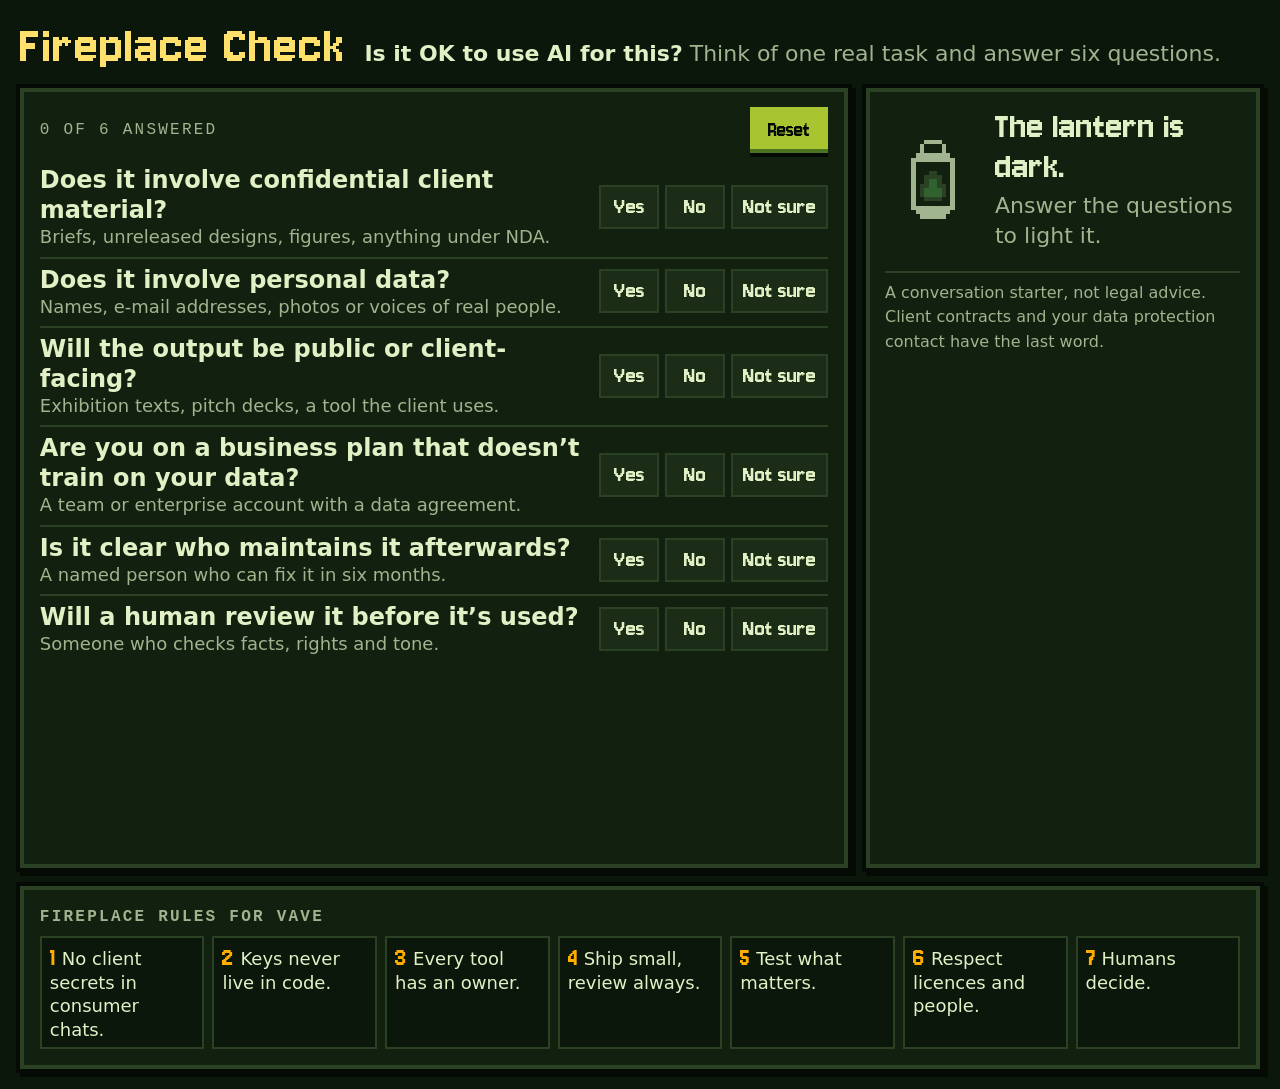
<file: modules/fireplace-check.html>
<!doctype html>
<html lang="en">
<head>
<meta charset="utf-8">
<meta name="viewport" content="width=device-width, initial-scale=1">
<title>Fireplace Check · Campfire</title>
<style>/* shared/campfire.css */
/* Campfire — shared look for every page, deck and module of the talk.
   pix·el LCD night (greens) + one warm thing: the fire. Everything blocky moves in steps(); nothing eases smoothly.
   Single source for colours and type: decks and modules link this file, tools/build.mjs inlines it. */

@font-face {
  font-family: "Jersey 10";
  src: url("[data-uri]") format("woff2");
  font-weight: 400;
  font-display: swap;
}

:root {
  color-scheme: dark;
  /* Night: the LCD greens of pix·el, darkened for a campfire evening */
  --night-0: #050a05;
  --night-1: #0c170b;
  --night-2: #12210f;
  --night-3: #1b2d17;
  --night-4: #2a4123;
  --lcd-a: #306230;
  --lcd-b: #4c7420;
  --lcd-c: #7a9a1c;
  --lcd-d: #a9c431;
  --lcd-e: #d4ef78;
  --lcd-f: #e3efa8;
  /* Fire: the only warm colours (pixletics flame + pix·el LED) */
  --fire-0: #e8483f;
  --fire-1: #ff5a36;
  --fire-2: #ffae00;
  --fire-3: #ffe06a;
  --fire-4: #fff6c8;
  --wood-0: #3a2414;
  --wood-1: #6b4226;
  --wood-2: #9a6a3c;
  /* Text and lines */
  --ink: #e2f0c6;
  --muted: #9fb48f;
  --line: #2a4123;
  --marker: #ffe45e;
  --bg: var(--night-1);
  --card: var(--night-2);

  --pixel: "Jersey 10", "Courier New", monospace;
  --sans: system-ui, -apple-system, "Segoe UI", "Helvetica Neue", Arial, sans-serif;
  --mono: ui-monospace, "SF Mono", Menlo, Consolas, "Courier New", monospace;

  --px: 4px;            /* one art pixel on screen (scenes scale in whole multiples) */
  --step: 125ms;        /* one animation frame = 8 fps */
  --gutter: max(16px, 4vw);
  --radius: 0;          /* pixel world: no rounded corners */
}

/* Light variant for projectors that wash out dark slides: add data-theme="light" on <html> */
:root[data-theme="light"] {
  color-scheme: light;
  --bg: #f6f7ef;
  --card: #ffffff;
  --ink: #12280f;
  --muted: #56654f;
  --line: #d3dcc4;
}

/* Meaning colours, ONE mapping for decks, modules and art (tools/art.mjs uses the same palette names).
   Rarity of an item: common muted · rare lime · epic orange · legendary gold (only legendary may glow).
   Verdict of a myth: fact lime · myth red · half true orange · it depends muted · rumour pale smoke,
   always drawn with a DASHED border (there is no violet in the palette; the dash is what marks a rumour).
   All keep ≥ 4.5:1 on --card in their theme. */
:root {
  --rar-common: var(--muted);
  --rar-rare: var(--lcd-d);
  --rar-epic: var(--fire-2);
  --rar-legendary: var(--fire-3);
  --v-fact: var(--lcd-d);
  --v-myth: var(--fire-0);
  --v-half: var(--fire-2);
  --v-depends: var(--muted);
  --v-rumour: var(--fire-4);
}
:root[data-theme="light"] {
  --rar-common: #56654f;
  --rar-rare: #306230;
  --rar-epic: #9a3f00;
  --rar-legendary: #6f5600;
  --v-fact: #306230;
  --v-myth: #b2391c;
  --v-half: #9a3f00;
  --v-depends: #56654f;
  --v-rumour: #56654f;
}

*, *::before, *::after { box-sizing: border-box; }

body {
  margin: 0;
  background: var(--bg);
  color: var(--ink);
  font: 18px/1.55 var(--sans);
}

/* Headlines and labels in the pixel font — big, never for long sentences */
.px-title { font-family: var(--pixel); font-weight: 400; letter-spacing: 0.02em; line-height: 0.95; }
.px-label { font-family: var(--mono); font-size: 12px; letter-spacing: 0.14em; text-transform: uppercase; color: var(--muted); }

/* Pixel art: crisp at every scale */
.pixelart, .pixelart svg, svg.pixelart { image-rendering: pixelated; shape-rendering: crispEdges; }

/* Pixel frame: a 1-art-pixel border with cut corners, like an old handheld UI */
.px-frame {
  background: var(--card);
  border: var(--px) solid var(--night-4);
  box-shadow: 0 0 0 var(--px) var(--night-0), var(--px) var(--px) 0 var(--px) var(--night-0);
}

/* Buttons that feel like hardware keys */
.px-btn {
  font: 20px/1 var(--pixel);
  color: var(--night-0);
  background: var(--lcd-d);
  border: 0;
  padding: 12px 18px;
  min-height: 44px;
  cursor: pointer;
  box-shadow: inset 0 calc(-1 * var(--px)) 0 var(--lcd-b), 0 var(--px) 0 var(--night-0);
}
.px-btn:hover { background: var(--lcd-e); }
.px-btn:active { transform: translateY(var(--px)); box-shadow: inset 0 calc(-1 * var(--px)) 0 var(--lcd-b); }
.px-btn.fire { background: var(--fire-2); box-shadow: inset 0 calc(-1 * var(--px)) 0 var(--fire-1), 0 var(--px) 0 var(--night-0); }
.px-btn.fire:hover { background: var(--fire-3); }

:focus-visible { outline: 3px solid var(--marker); outline-offset: 3px; }

/* Flicker helpers for HTML (SVG scenes carry their own copy of these keyframes) */
@keyframes px-flicker { 0% { opacity: 1; } 50% { opacity: 0.82; } 100% { opacity: 1; } }
@keyframes px-frames-3 { from { transform: translateX(0); } to { transform: translateX(-300%); } }
@keyframes px-blink { 0%, 92% { opacity: 1; } 93%, 100% { opacity: 0; } }

@media (prefers-reduced-motion: reduce) {
  *, *::before, *::after { animation: none !important; transition: none !important; }
}
</style>
<script>/* shared/pixel.js */
/* Campfire pixel kit — sprites as text grids, rendered to crisp SVG paths.
   Classic script (no modules): in the browser it sets window.PX, in Node tools/*.mjs load it with vm and read
   globalThis.PX. Same idea as pix·el's iconPath(): every run of equal pixels in a row becomes one rect path.
   One character = one colour from PAL; '.' is transparent. */
(function (root) {
  'use strict';

  /* Palette: pix·el LCD night + fire. Same values as shared/campfire.css (standalone SVGs can't read CSS vars). */
  const PAL = {
    k: '#050a05', // night-0, outlines in the dark
    g: '#0f380f', // LCD ink, Pix outline
    a: '#306230', b: '#4c7420', c: '#7a9a1c', d: '#a9c431', e: '#d4ef78', f: '#e3efa8',
    R: '#e8483f', r: '#ff5a36', o: '#ffae00', y: '#ffe06a', w: '#fff6c8',
    W: '#3a2414', m: '#6b4226', n: '#9a6a3c',
    M: '#ffe45e', // marker / spark yellow
    i: '#e2f0c6', // text ink on night
    s: '#56654f', t: '#9fb48f', // smoke / stone greys
    N: '#0c170b', // night-1 background
  };

  /* ── Sprites ─────────────────────────────────────────────────────────────── */
  const SPRITES = {
    /* Pix, the pix·el mascot (hannespix/pix-el site/icons.js MASCOT), as colour rows. 16×16. */
    pix: [
      '.........M......',
      '........g.......',
      '...gggggggggg...',
      '..gffffffffffg..',
      '.gffffffffffffg.',
      '.gffggffffggffg.',
      '.gffggffffggffg.',
      '.gffffffffffffg.',
      '.gffffgffgffffg.',
      '.gfccffggffccfg.',
      '.gffffffffffffg.',
      '..gffffffffffg..',
      '...gggggggggg...',
      '....gg....gg....',
      '...ggg....ggg...',
      '................',
    ],
    /* Pix with closed eyes (blink frame) */
    pixBlink: [
      '.........M......',
      '........g.......',
      '...gggggggggg...',
      '..gffffffffffg..',
      '.gffffffffffffg.',
      '.gffffffffffffg.',
      '.gffggffffggffg.',
      '.gffffffffffffg.',
      '.gffffgffgffffg.',
      '.gfccffggffccfg.',
      '.gffffffffffffg.',
      '..gffffffffffg..',
      '...gggggggggg...',
      '....gg....gg....',
      '...ggg....ggg...',
      '................',
    ],
    /* Flame icon from pixletics (index.html, 12×14) */
    flame: [
      '.....rr.....',
      '....rrrr....',
      '....rror....',
      '...rroorr...',
      '...rooor....',
      '..rrooorr...',
      '..rooooor...',
      '.rroooyoor..',
      '.roooyyoor..',
      '.roooyyyor..',
      '.rroooyoor..',
      '..rooooor...',
      '..rrooorr...',
      '...rrrrr....',
    ],
    /* Campfire flames, three frames (16×16) — cycle with steps() for a crackle */
    fire1: [
      '.......r........',
      '.......r....r...',
      '......rr....r...',
      '..r...ror..rr...',
      '..r..rroor.rr...',
      '..rr.roooorror..',
      '..rrrooyoooorr..',
      '.rrooooyyoooorr.',
      '.rroooyyyyoooor.',
      '.rooooyywyyooor.',
      '.roooyywwyyooor.',
      '.rooyyywwwyyoor.',
      '..rooyywwyyoor..',
      '..rrooyyyyoorr..',
      '...rrooooooor...',
      '....rrrrrrrr....',
    ],
    fire2: [
      '....r...........',
      '....r......r....',
      '...rr.....rr....',
      '...ror...rror...',
      '..rroor..roor...',
      '..roooorrooor...',
      '..rooyooooyor...',
      '.rrooyyooyyorr..',
      '.roooyyyyyyoor..',
      '.rooyyywyyyoorr.',
      '.rooyywwwyyooor.',
      '.rooyywwwwyyoor.',
      '..rooyywwyyoor..',
      '..rrooyyyyoorr..',
      '...rrooooooor...',
      '....rrrrrrrr....',
    ],
    fire3: [
      '..........r.....',
      '...r......r.....',
      '...r.....rr.....',
      '..rr....ror..r..',
      '..ror..rroor.r..',
      '.rroor.roooorr..',
      '.rooooroooyoor..',
      '.roooyyooyyoorr.',
      '.rooyyyyyyyooor.',
      '.rooyywwyyyooor.',
      '.roooyywwwyyoor.',
      '.rooyyywwwyyoor.',
      '..rooyywwyyoor..',
      '..rrooyyyyoorr..',
      '...rrooooooor...',
      '....rrrrrrrr....',
    ],
    /* Crossed logs under the fire (20×6) */
    logs: [
      '..WW............WW..',
      '.WmmWW........WWmmW.',
      '.WnmmmWWW..WWWmmmnW.',
      '..WWmmmmmWWmmmmmWW..',
      '....WWWmmmmmmWWW....',
      '.......WWWWWW.......',
    ],
    /* A single spark / ember (3×3) */
    spark: [
      '.y.',
      'yMy',
      '.y.',
    ],
  };

  /* Single-colour 16×16 icons, '#' = pixel (pix·el icon format). One per station of the talk. */
  const ICONS = {
    tent: [
      '................', '.......##.......', '......#..#......', '.....#....#.....',
      '.....#.##.#.....', '....#..##..#....', '....#.#..#.#....', '...#..#..#..#...',
      '...#.#....#.#...', '..#..#....#..#..', '..#.#......#.#..', '.#..#......#..#.',
      '################', '................', '................', '................',
    ],
    spark: [ // pix·el icons.js "spark"
      '......#.........', '......#.........', '.....###........', '.....###........',
      '....#####.......', '..#########.....', '#############...', '..#########.....',
      '....#####.......', '.....###........', '.....###....#...', '......#.....#...',
      '......#...#####.', '............#...', '............#...', '................',
    ],
    kindling: [
      '................', '.......#........', '......##........', '......#.#.......',
      '.....#..#.......', '.....#.##.......', '......##........', '................',
      '..#..........#..', '...##......##...', '.....##..##.....', '.......##.......',
      '.....##..##.....', '...##......##...', '..#..........#..', '................',
    ],
    fire: [
      '.......#........', '......##........', '......#.#....#..', '.....#...#..##..',
      '....#....#.#.#..', '....#.##..#..#..', '...#.#..#....#..', '...#.#..#...#...',
      '...#..##....#...', '....#......#....', '.....######.....', '................',
      '.##############.', '#..#........#..#', '.##############.', '................',
    ],
    forge: [
      '................', '..........#.....', '.........#.#....', '........#...#...',
      '.........#.#.#..', '..........#...#.', '...........#.#..', '............#...',
      '.##########.....', '#..........###..', '.#.............#', '..#########.###.',
      '.....#....#.....', '....#......#....', '...##########...', '................',
    ],
    smoke: [
      '................', '.........###....', '........#...#...', '.....###.....#..',
      '....#.........#.', '...#..........#.', '....#........#..', '.....##....##...',
      '.......####.....', '......#.........', '.....#..........', '.....#..........',
      '......#.........', '.......#........', '......###.......', '.....#####......',
    ],
    ember: [
      '....#.......#...', '................', '..#....#........', '..........#.....',
      '.....#..........', '................', '....######......', '...#......#.....',
      '..#..##....#....', '.#..#..#....#...', '.#...##.....#...', '.#..........#...',
      '..#........#....', '...########.....', '................', '................',
    ],
    bubble: [ // speech bubble with a question mark — no eyes, so it never reads as an emoji face
      '................', '..############..', '.#............#.', '.#....####....#.',
      '.#...##..##...#.', '.#.......##...#.', '.#......##....#.', '.#.....##.....#.',
      '.#............#.', '.#.....##.....#.', '.#............#.', '..####.#######..',
      '.....#.#........', '.....##.........', '.....#..........', '................',
    ],
  };

  /* ── Rendering ───────────────────────────────────────────────────────────── */

  function check(name, rows) {
    const w = rows[0].length;
    rows.forEach((r, i) => { if (r.length !== w) throw new Error(`PX: sprite "${name}" row ${i} has ${r.length} px, expected ${w}`); });
    return w;
  }

  /** Path data for every pixel equal to `ch` (runs merged), offset by ox/oy */
  function runPath(rows, ch, ox, oy) {
    let d = '';
    rows.forEach((row, y) => {
      for (let x = 0; x < row.length; x++) {
        if (row[x] !== ch) continue;
        let n = 1;
        while (row[x + n] === ch) n++;
        d += `M${ox + x} ${oy + y}h${n}v1h-${n}z`;
        x += n - 1;
      }
    });
    return d;
  }

  /** Sprite → '<path fill=… d=…/>' per colour. opts: { x, y, pal (overrides), cls } */
  function sprite(nameOrRows, opts) {
    const o = opts || {};
    const rows = typeof nameOrRows === 'string' ? SPRITES[nameOrRows] : nameOrRows;
    if (!rows) throw new Error(`PX: unknown sprite "${nameOrRows}"`);
    check(String(nameOrRows), rows);
    const pal = Object.assign({}, PAL, o.pal || {});
    const chars = [...new Set(rows.join(''))].filter((c) => c !== '.');
    const cls = o.cls ? ` class="${o.cls}"` : '';
    return `<g${cls}>${chars.map((c) => `<path fill="${pal[c] || c}" d="${runPath(rows, c, o.x || 0, o.y || 0)}"/>`).join('')}</g>`;
  }

  /** Icon → one path (fill = currentColor unless given) */
  function icon(name, opts) {
    const o = opts || {};
    const rows = ICONS[name];
    if (!rows) throw new Error(`PX: unknown icon "${name}"`);
    check(name, rows);
    return `<path fill="${o.fill || 'currentColor'}" d="${runPath(rows, '#', o.x || 0, o.y || 0)}"/>`;
  }

  /** A complete, self-contained SVG document (for files and <img>) */
  function svgDoc(o) {
    const title = o.title ? `<title>${o.title}</title>` : '';
    const desc = o.desc ? `<desc>${o.desc}</desc>` : '';
    const style = o.css ? `<style>${o.css}</style>` : '';
    const bg = o.bg ? `<rect width="${o.w}" height="${o.h}" fill="${o.bg}"/>` : '';
    return `<svg xmlns="http://www.w3.org/2000/svg" viewBox="0 0 ${o.w} ${o.h}" width="${o.w * (o.scale || 1)}" height="${o.h * (o.scale || 1)}" shape-rendering="crispEdges" role="img">${title}${desc}${style}${bg}${o.body}</svg>`;
  }

  root.PX = { PAL, SPRITES, ICONS, sprite, icon, svgDoc, runPath };

  /* ── Additions (art set): Pix as mono icon, 5×7 pixel font ───────────────── */

  /* Pix as a single-colour icon (outline, eyes, mouth, antenna) — station 01 */
  ICONS.pix = [
    '.........#......', '........#.......', '...##########...', '..#..........#..',
    '.#............#.', '.#..##....##..#.', '.#..##....##..#.', '.#............#.',
    '.#....#..#....#.', '.#.##..##..##.#.', '.#............#.', '..#..........#..',
    '...##########...', '....##....##....', '...###....###...', '................',
  ];

  /* 5×7 pixel font, caps only (lower case is upper-cased). '#' = pixel. Narrow glyphs keep their own width.
     Advance = glyph width + 1. Unknown characters render as '?'. */
  const FONT5x7 = {};
  const F = (chars, rows) => { FONT5x7[chars] = rows; };
  F('A', ['.###.', '#...#', '#...#', '#####', '#...#', '#...#', '#...#']);
  F('B', ['####.', '#...#', '#...#', '####.', '#...#', '#...#', '####.']);
  F('C', ['.###.', '#...#', '#....', '#....', '#....', '#...#', '.###.']);
  F('D', ['####.', '#...#', '#...#', '#...#', '#...#', '#...#', '####.']);
  F('E', ['#####', '#....', '#....', '####.', '#....', '#....', '#####']);
  F('F', ['#####', '#....', '#....', '####.', '#....', '#....', '#....']);
  F('G', ['.###.', '#...#', '#....', '#.###', '#...#', '#...#', '.####']);
  F('H', ['#...#', '#...#', '#...#', '#####', '#...#', '#...#', '#...#']);
  F('I', ['###', '.#.', '.#.', '.#.', '.#.', '.#.', '###']);
  F('J', ['..###', '...#.', '...#.', '...#.', '#..#.', '#..#.', '.##..']);
  F('K', ['#...#', '#..#.', '#.#..', '##...', '#.#..', '#..#.', '#...#']);
  F('L', ['#....', '#....', '#....', '#....', '#....', '#....', '#####']);
  F('M', ['#...#', '##.##', '#.#.#', '#.#.#', '#...#', '#...#', '#...#']);
  F('N', ['#...#', '#...#', '##..#', '#.#.#', '#..##', '#...#', '#...#']);
  F('O', ['.###.', '#...#', '#...#', '#...#', '#...#', '#...#', '.###.']);
  F('P', ['####.', '#...#', '#...#', '####.', '#....', '#....', '#....']);
  F('Q', ['.###.', '#...#', '#...#', '#...#', '#.#.#', '#..#.', '.##.#']);
  F('R', ['####.', '#...#', '#...#', '####.', '#.#..', '#..#.', '#...#']);
  F('S', ['.####', '#....', '#....', '.###.', '....#', '....#', '####.']);
  F('T', ['#####', '..#..', '..#..', '..#..', '..#..', '..#..', '..#..']);
  F('U', ['#...#', '#...#', '#...#', '#...#', '#...#', '#...#', '.###.']);
  F('V', ['#...#', '#...#', '#...#', '#...#', '#...#', '.#.#.', '..#..']);
  F('W', ['#...#', '#...#', '#...#', '#.#.#', '#.#.#', '#.#.#', '.#.#.']);
  F('X', ['#...#', '#...#', '.#.#.', '..#..', '.#.#.', '#...#', '#...#']);
  F('Y', ['#...#', '#...#', '.#.#.', '..#..', '..#..', '..#..', '..#..']);
  F('Z', ['#####', '....#', '...#.', '..#..', '.#...', '#....', '#####']);
  F('0', ['.###.', '#...#', '#..##', '#.#.#', '##..#', '#...#', '.###.']);
  F('1', ['.#.', '##.', '.#.', '.#.', '.#.', '.#.', '###']);
  F('2', ['.###.', '#...#', '....#', '...#.', '..#..', '.#...', '#####']);
  F('3', ['#####', '...#.', '..#..', '...#.', '....#', '#...#', '.###.']);
  F('4', ['...#.', '..##.', '.#.#.', '#..#.', '#####', '...#.', '...#.']);
  F('5', ['#####', '#....', '####.', '....#', '....#', '#...#', '.###.']);
  F('6', ['..##.', '.#...', '#....', '####.', '#...#', '#...#', '.###.']);
  F('7', ['#####', '....#', '...#.', '..#..', '.#...', '.#...', '.#...']);
  F('8', ['.###.', '#...#', '#...#', '.###.', '#...#', '#...#', '.###.']);
  F('9', ['.###.', '#...#', '#...#', '.####', '....#', '...#.', '.##..']);
  F(' ', ['...', '...', '...', '...', '...', '...', '...']);
  F('.', ['.', '.', '.', '.', '.', '.', '#']);
  F(',', ['..', '..', '..', '..', '.#', '.#', '#.']);
  F(':', ['.', '.', '#', '.', '.', '#', '.']);
  F('!', ['#', '#', '#', '#', '#', '.', '#']);
  F('?', ['.###.', '#...#', '....#', '...#.', '..#..', '.....', '..#..']);
  F('-', ['....', '....', '....', '####', '....', '....', '....']);
  F('·', ['..', '..', '..', '##', '##', '..', '..']);
  F('/', ['....#', '...#.', '...#.', '..#..', '.#...', '.#...', '#....']);
  F('&', ['.##..', '#..#.', '#.#..', '.#...', '#.#.#', '#..#.', '.##.#']);
  F("'", ['#', '#', '.', '.', '.', '.', '.']);

  const glyph = (ch) => FONT5x7[ch] || FONT5x7[ch.toUpperCase()] || FONT5x7['?'];
  const LINE_H = 9; // 7 px glyph + 2 px leading

  /** Width of one line (or the widest line) in px at the given scale (default 1) */
  function textWidth(str, scale) {
    const s = scale || 1;
    return Math.max(...String(str).split('\n').map((line) => {
      const w = [...line].reduce((a, ch) => a + glyph(ch)[0].length + 1, 0);
      return Math.max(0, w - 1) * s;
    }));
  }

  /** Text → one '<path>' of merged pixel runs. opts: { x, y (top edge), fill, scale, align: 'left'|'center'|'right' }.
      '\n' starts a new line (9 px line height × scale). Default fill = PAL.i (ink on night). */
  function text(str, opts) {
    const o = opts || {};
    const s = o.scale || 1;
    let d = '';
    String(str).split('\n').forEach((line, li) => {
      const lw = textWidth(line, s);
      let cx = (o.x || 0) - (o.align === 'center' ? Math.floor(lw / 2) : o.align === 'right' ? lw : 0);
      const cy = (o.y || 0) + li * LINE_H * s;
      for (const ch of line) {
        const rows = glyph(ch);
        rows.forEach((row, ry) => {
          for (let x = 0; x < row.length; x++) {
            if (row[x] !== '#') continue;
            let n = 1;
            while (row[x + n] === '#') n++;
            d += `M${cx + x * s} ${cy + ry * s}h${n * s}v${s}h-${n * s}z`;
            x += n - 1;
          }
        });
        cx += (rows[0].length + 1) * s;
      }
    });
    return `<path fill="${o.fill || PAL.i}" d="${d}"/>`;
  }

  Object.assign(root.PX, { FONT5x7, text, textWidth });

  /* ── Additions (version 2): people tones, glyphs for game screens, inventory item icons ── */

  /* Muted skin and cloth tones for tiny people (visitors, guild members). New keys only. */
  Object.assign(PAL, {
    p: '#c4a284', q: '#7e5f49', // skin light / dark
    u: '#4a5a6e', v: '#6e5a72', x: '#8c907c', z: '#2c3440', // slate, plum, khaki, navy
  });

  F('+', ['.....', '..#..', '..#..', '#####', '..#..', '..#..', '.....']);
  F('#', ['.#.#.', '.#.#.', '#####', '.#.#.', '#####', '.#.#.', '.#.#.']);
  F('~', ['.....', '.....', '.#..#', '#.##.', '.....', '.....', '.....']);
  F('©', ['.###.', '#...#', '#.#.#', '##..#', '#.#.#', '#...#', '.###.']);
  F('(', ['..#', '.#.', '#..', '#..', '#..', '.#.', '..#']);
  F(')', ['#..', '.#.', '..#', '..#', '..#', '.#.', '#..']);
  F('>', ['#...', '.#..', '..#.', '...#', '..#.', '.#..', '#...']);
  F('<', ['...#', '..#.', '.#..', '#...', '.#..', '..#.', '...#']);
  F('_', ['....', '....', '....', '....', '....', '....', '####']);
  F('=', ['....', '....', '####', '....', '####', '....', '....']);

  /* Inventory items: one single-colour 16×16 icon per LORE.ITEMS id ('#' = pixel, same format as ICONS).
     Metaphors from the trade-fair world where possible; render with PX.item(id, opts). */
  const ITEMS = {
    llm: [ // open book: has read everything
      '................', '.####......####.', '#....##..##....#', '#.###..##..###.#',
      '#......##......#', '#.####.##.####.#', '#......##......#', '#.###..##..###.#',
      '#......##......#', '#.####.##.####.#', '#......##......#', '#.###..##..###.#',
      '#......##......#', '.####..##..####.', '.....######.....', '................',
    ],
    token: [ // language lego brick
      '................', '................', '................', '..####....####..',
      '..#..#....#..#..', '################', '#..............#', '#.##...........#',
      '#.#............#', '#..............#', '#..............#', '#..............#',
      '################', '................', '................', '................',
    ],
    context: [ // booth footprint: floor plan with back wall, counter, open front, dimension line
      '................', '################', '################', '##..............',
      '##.........##..#', '##..#####..##...', '##..#...#......#', '##..#####.......',
      '##.........##..#', '##.........##...', '##.............#', '##.#.#.#.#.#.#.#',
      '................', '.#............#.', '################', '.#............#.',
    ],
    prompt: [ // command window with a caret and cursor
      '................', '................', '################', '#.#.#..........#',
      '################', '#..............#', '#.#............#', '#..#...........#',
      '#...#..........#', '#..#...........#', '#.#...######...#', '#..............#',
      '################', '................', '................', '................',
    ],
    system: [ // the manual pinned to the workshop wall
      '.......##.......', '......####......', '.......##.......', '..#####..#####..',
      '..#..........#..', '..#.########.#..', '..#..........#..', '..#.######...#..',
      '..#..........#..', '..#.#######..#..', '..#..........#..', '..#.#####....#..',
      '..#..........#..', '..############..', '................', '................',
    ],
    temperature: [ // lighting dimmer knob with ticks, low and high
      '................', '.......##.......', '..#..........#..', '.....######.....',
      '....#......#....', '...#.....##.#...', '#..#....##..#..#', '...#...##...#...',
      '...#........#...', '...#........#...', '....#......#....', '.....######.....',
      '..#..........#..', '.............#..', '.###........###.', '.............#..',
    ],
    hallucination: [ // the floating cube that ignores gravity
      '.#.....##.......', '###..######.....', '.#.##########...', '..############..',
      '..#.########.#..', '..#...####...#..', '..#....##.#.##..', '..#....##..#.#..',
      '..#....##.#.##..', '..#....##..#.#..', '...##..##..##...', '.....######.....',
      '................', '................', '....#.#.#.#.....', '................',
    ],
    training: [ // design school: mortarboard with tassel
      '................', '................', '.......##.......', '.....##..##.....',
      '...##......##...', '.##....##....##.', '...##......##.#.', '.....##..##...#.',
      '...#...##...#.#.', '...#........#.#.', '...#........#.#.', '...##......##.#.',
      '.....######..###', '.............###', '................', '................',
    ],
    finetune: [ // tuning fork, ringing
      '................', '.....#....#.....', '.....#....#.....', '..#..#....#..#..',
      '.#...#....#...#.', '.#...#....#...#.', '..#..#....#..#..', '.....#....#.....',
      '.....##..##.....', '......####......', '.......##.......', '.......##.......',
      '.......##.......', '.......##.......', '......####......', '................',
    ],
    rag: [ // the sample shelf
      '................', '################', '#..............#', '#.#..##.....#..#',
      '#.#..##.#..#.##.', '#.##.##.#..#.#.#', '#.##.##.#..#.#.#', '################',
      '#..............#', '#.##.#..##.#...#', '#.##.#..##.#.#.#', '#.##.#.###.#.#.#',
      '#.##.#.###.#.#.#', '################', '#..............#', '#..............#',
    ],
    embedding: [ // meaning as coordinates: clusters on axes, one circled
      '#...............', '#..........##...', '#..........##...', '#............##.',
      '#.........##.##.', '#.........##....', '#..##...........', '#..##.##........',
      '#.....##........', '#...##..........', '#...##....##....', '#.........####..',
      '#...........##..', '#...............', '################', '................',
    ],
    agent: [ // helmeted bot with a clipboard
      '.....####.......', '...##....##.....', '..#........#....', '.############...',
      '..#........#....', '..#.##..##.#....', '..#........#....', '..##########....',
      '.....#..#..####.', '...######.#....#', '..#......##.##.#', '..#......##....#',
      '..#......##.##.#', '..#......##....#', '...######.######', '...##..##.......',
    ],
    tools: [ // wrench and screwdriver
      '...........###..', '##.........#..#.', '###..........###', '.###.......#.#..',
      '..###.....#.#...', '...###...#.#....', '....#.#.#.#.....', '.....#.#.#......',
      '......#.#.......', '.....#.#.#......', '....#.#..###....', '...#.#....#.#...',
      '..#.#......#.#..', '.#.#........###.', '#.#..........###', '.#............##',
    ],
    mcp: [ // the standard power plug
      '................', '.....#....#.....', '.....#....#.....', '.....#....#.....',
      '...##########...', '...#........#...', '...#.######.#...', '...#........#...',
      '....#......#....', '.....##..##.....', '.......##.......', '.......#........',
      '.......#........', '........#.......', '.........####...', '.............###',
    ],
    api: [ // two machines passing things back and forth at the delivery ramp
      '................', '................', '................', '................',
      '####........####', '#..#.....#..#..#', '#..#.######.#..#', '#..#.....#..#..#',
      '#..#..#.....#..#', '#..#.######.#..#', '#..#..#.....#..#', '####........####',
      '.##..........##.', '................', '................', '................',
    ],
    openweight: [ // a kettlebell you take home (download arrow)
      '................', '.....######.....', '....#......#....', '...#..####..#...',
      '...#.#....#.#...', '....##....##....', '...##########...', '..#....##....#..',
      '.#.....##.....#.', '.#.....##.....#.', '.#...######...#.', '.#....####....#.',
      '.#.....##.....#.', '..#..........#..', '...##########...', '................',
    ],
    local: [ // the workshop at home: a screen inside a house
      '.......##.......', '......#..#......', '.....#....#.....', '....#......#....',
      '...#........#...', '..#..........#..', '.#............#.', '################',
      '.#............#.', '.#..########..#.', '.#..#......#..#.', '.#..#......#..#.',
      '.#..########..#.', '.#.....##.....#.', '.#...######...#.', '.##############.',
    ],
    gpu: [ // the engine room: a chip with pins
      '................', '....#.#..#.#....', '....#.#..#.#....', '..############..',
      '###..........###', '..#.########.#..', '###.#......#.###', '..#.#.####.#.#..',
      '..#.#.####.#.#..', '###.#......#.###', '..#.########.#..', '###..........###',
      '..############..', '....#.#..#.#....', '....#.#..#.#....', '................',
    ],
    multimodal: [ // picture, sound and text in one
      '................', '###########.....', '#.........#..##.', '#.##......#..#.#',
      '#.##...#..#..#..', '#.....###.#..#..', '#..#.######..#..', '#.#########..#..',
      '###########..#..', '...........###..', '##.#####..####..', '...........##...',
      '####.###........', '................', '#####.####......', '................',
    ],
    agi: [ // the rumoured all-rounder: a unicorn
      '..#.............', '...#............', '....#..#........', '....#.##........',
      '...#######......', '..##.######.....', '.###########....', '########.####...',
      '######....####..', '.###.......####.', '...........#####', '...........#####',
      '..........######', '..........######', '.........#######', '................',
    ],
    repo: [ // the chest that remembers everything
      '................', '................', '...##########...', '..#..#....#..#..',
      '.#...#....#...#.', '.##############.', '.#...#.##.#...#.', '.#...##..##...#.',
      '.#...#.##.#...#.', '.#...#....#...#.', '.#...#....#...#.', '.#...#....#...#.',
      '.##############.', '................', '................', '................',
    ],
    commit: [ // save point: a floppy disk
      '................', '.############...', '.#..#...##.#.#..', '.#..#...##.#..#.',
      '.#..#...##.#..#.', '.#..########..#.', '.#............#.', '.#............#.',
      '.#.##########.#.', '.#.#........#.#.', '.#.#.######.#.#.', '.#.#........#.#.',
      '.#.#.####...#.#.', '.#.#........#.#.', '.##############.', '................',
    ],
    branch: [ // a fork in the path
      '.##..........##.', '#..#........#..#', '#..#........#..#', '.##..........##.',
      '..#..........#..', '...#........#...', '....#......#....', '.....#....#.....',
      '......#..#......', '.......##.......', '.......##.......', '.......##.......',
      '......####......', '.....#....#.....', '.....#....#.....', '......####......',
    ],
    pr: [ // a proposal in an envelope, already checked
      '................', '................', '#############...', '##.........##...',
      '#.#.......#.#...', '#..#.....#..#...', '#...#...#...#...', '#....###....#..#',
      '#...........#.##', '#..........#.##.', '#.......##..##..', '#########.####..',
      '..........###...', '...........#....', '................', '................',
    ],
    merge: [ // two ways become one
      '.#............#.', '.#............#.', '..#..........#..', '...#........#...',
      '....#......#....', '.....#....#.....', '......#..#......', '.......##.......',
      '.......##.......', '.......##.......', '.......##.......', '....########....',
      '.....######.....', '......####......', '.......##.......', '................',
    ],
    actions: [ // the robot inspector: a gear that runs by itself
      '......####......', '..##..#..#..##..', '..#.###..###.#..', '..##........##..',
      '...#..#.....#...', '.###..##....###.', '#.....###......#', '#.....####.....#',
      '#.....####.....#', '#.....###......#', '.###..##....###.', '...#..#.....#...',
      '..##........##..', '..#.###..###.#..', '..##..#..#..##..', '......####......',
    ],
    deploy: [ // opening day: the door swings open, light falls out
      '................', '....##########..', '..##.#.......#..', '.#...#.#.#.#.#..',
      '.#...#..#.#..#..', '.#...#.#.#.#.#..', '.#...#..#.#..#..', '.#...#.#.#.#.#..',
      '.#.#.#..#.#..#..', '.#...#.#.#.#.#..', '.#...#..#.#..#..', '.#...#.#.#.#.#..',
      '.#...#..#.#..#..', '..##.#.......#..', '################', '................',
    ],
    fork: [ // your own copy to remix: a fork
      '...#..#..#..#...', '...#..#..#..#...', '...#..#..#..#...', '...#..#..#..#...',
      '...##########...', '....########....', '.....######.....', '......####......',
      '.......##.......', '.......##.......', '.......##.......', '.......##.......',
      '.......##.......', '......####......', '......####......', '.......##.......',
    ],
    issue: [ // sticky note for the quest board
      '................', '.##############.', '.#............#.', '.#.....##.....#.',
      '.#.....##.....#.', '.#.....##.....#.', '.#.....##.....#.', '.#.....##.....#.',
      '.#............#.', '.#.....##.....#.', '.#.....##.....#.', '.#.........####.',
      '.#.........#.#..', '.#.........##...', '.###########....', '................',
    ],
    org: [ // the guild hall
      '.......#####....', '.......####.....', '.......#........', '.......##.......',
      '.....##..##.....', '...##......##...', '.##..........##.', '################',
      '..##.##..##.##..', '..##.##..##.##..', '..##.##..##.##..', '..##.##..##.##..',
      '..##.##..##.##..', '.##############.', '################', '................',
    ],
  };

  /** Item icon → one path (fill = currentColor unless given). opts: { x, y, fill } */
  function item(id, opts) {
    const o = opts || {};
    const rows = ITEMS[id];
    if (!rows) throw new Error(`PX: unknown item "${id}"`);
    check(id, rows);
    return `<path fill="${o.fill || 'currentColor'}" d="${runPath(rows, '#', o.x || 0, o.y || 0)}"/>`;
  }

  Object.assign(root.PX, { ITEMS, item });
})(typeof window !== 'undefined' ? window : globalThis);

</script>
<style>
  html, body { min-height: 100%; }
  body {
    font-size: clamp(15px, 0.5vw + 10px, 19px);
    padding: clamp(8px, 1.6vw, 24px);
    display: flex; flex-direction: column; gap: clamp(6px, 1.2vw, 14px);
    min-height: 100vh;
  }
  .px-label { font-size: 13px; }
  .top { display: flex; flex-wrap: wrap; align-items: baseline; gap: 2px 18px; }
  .top h1 { margin: 0; font-size: clamp(30px, 4.4vw, 64px); color: var(--fire-3); }
  .top p { margin: 0; color: var(--muted); }
  .top b { color: var(--ink); font-weight: 600; }

  main { flex: 1; display: grid; gap: clamp(10px, 1.4vw, 18px); grid-template-columns: minmax(0, 1.35fr) minmax(0, 1fr); align-items: start; }
  .panel { padding: clamp(10px, 1.2vw, 16px); min-width: 0; }

  .qs { display: flex; flex-direction: column; gap: 4px; }
  .qs-head { display: flex; justify-content: space-between; align-items: center; gap: 10px; flex-wrap: wrap; margin-bottom: 4px; }
  fieldset.q { margin: 0; padding: 5px 0; border: 0; border-top: 2px solid var(--night-4); display: grid; grid-template-columns: minmax(0, 1fr) auto; gap: 4px 14px; align-items: center; }
  fieldset.q:first-of-type { border-top: 0; }
  fieldset.q legend { float: left; padding: 0; font-weight: 600; line-height: 1.3; }
  fieldset.q legend .hint { display: block; font-weight: 400; font-size: max(13px, 0.82em); color: var(--muted); }
  .opts { display: flex; gap: 6px; }
  .opts input { position: absolute; opacity: 0; width: 1px; height: 1px; pointer-events: none; }
  .opts label {
    min-height: 44px; min-width: 52px; padding: 0 10px; display: grid; place-items: center; cursor: pointer;
    font: 1.15em/1 var(--pixel); color: var(--ink); background: var(--night-3); border: 2px solid var(--night-4); white-space: nowrap;
  }
  .opts label:hover { background: var(--night-4); }
  .opts input:checked + label { color: var(--night-0); background: var(--lcd-d); border-color: var(--lcd-e); box-shadow: inset 0 calc(-1 * var(--px)) 0 var(--lcd-b); }
  .opts input:focus-visible + label { outline: 3px solid var(--marker); outline-offset: 2px; }

  .result { display: flex; flex-direction: column; gap: 10px; }
  .lamp { display: flex; gap: 14px; align-items: center; }
  .lamp svg { flex: none; width: clamp(64px, 7vw, 104px); height: auto; }
  .verdict { margin: 0; font: clamp(26px, 2.4vw, 38px)/1 var(--pixel); color: var(--ink); }
  .sub { margin: 4px 0 0; color: var(--muted); }
  .lv-0 .verdict { color: var(--lcd-e); }
  .lv-1 .verdict { color: var(--fire-3); }
  .lv-2 .verdict { color: #ff8a70; }

  .advice { list-style: none; margin: 0; padding: 0; display: flex; flex-direction: column; gap: 6px; }
  .advice li { display: grid; grid-template-columns: 4.6em 1fr; gap: 8px; font-size: 0.9em; line-height: 1.35; }
  .advice .lv { font: 1.1em/1.2 var(--pixel); text-align: center; color: var(--night-0); align-self: start; padding: 1px 0; }
  .advice .lv.l0 { background: var(--lcd-d); }
  .advice .lv.l1 { background: var(--fire-2); }
  .advice .lv.l2 { background: #ff8a70; }
  .disclaimer { margin: 0; font-size: max(13px, 0.82em); color: var(--muted); border-top: 2px solid var(--night-4); padding-top: 8px; }

  .rules { grid-column: 1 / -1; }
  .rules ol { margin: 6px 0 0; padding: 0; list-style: none; counter-reset: r; display: grid; grid-template-columns: repeat(7, minmax(0, 1fr)); gap: 8px; }
  .rules li { counter-increment: r; background: var(--night-1); border: 2px solid var(--night-4); padding: 6px 8px; font-size: max(13px, 0.85em); line-height: 1.3; }
  .rules li::before { content: counter(r); font: 1.5em/1 var(--pixel); color: var(--fire-2); margin-right: 6px; }

  .mini { display: none; }
  .glow { animation: fc-flicker calc(var(--step) * 4) steps(1, end) infinite; }
  @keyframes fc-flicker { 0%, 49% { opacity: 1; } 50%, 100% { opacity: 0.7; } }

  .mini.lv-0 strong { color: var(--lcd-e); }
  .mini.lv-1 strong { color: var(--fire-3); }
  .mini.lv-2 strong { color: #ff8a70; }

  @media (max-width: 900px) { .rules ol { grid-template-columns: repeat(2, minmax(0, 1fr)); } }
  /* Projector: questions left at 24px, lantern, verdict and advice right; together they fill the first screen.
     The rules strip follows below the fold (it is a takeaway, not part of the check). */
  @media (min-width: 1024px) and (min-height: 600px) {
    body { font-size: 24px; }
    .px-label { font-size: 16px; }
    .top p { font-size: 22px; }
    main { grid-template-columns: minmax(0, 2.1fr) minmax(0, 1fr); grid-template-rows: calc(100vh - 120px) auto; grid-template-areas: "qs result" "rules rules"; align-items: stretch; }
    .qs { grid-area: qs; gap: 2px; }
    .result { grid-area: result; overflow: auto; min-height: 0; }
    .rules { grid-area: rules; }
    fieldset.q { padding: 6px 0; gap: 4px 16px; }
    fieldset.q legend { line-height: 1.25; }
    fieldset.q legend .hint { font-size: 18px; line-height: 1.3; }
    .opts label { font-size: 24px; min-width: 60px; }
    .qs-head .px-btn { font-size: 22px; }
    .lamp svg { width: 96px; }
    .verdict { font-size: 40px; }
    .sub { font-size: 22px; line-height: 1.35; }
    .advice li { font-size: 20px; grid-template-columns: 4.2em 1fr; }
    .disclaimer { font-size: 16px; }
    .rules li { font-size: 18px; }
  }
  @media (max-width: 760px) {
    main { grid-template-columns: 1fr; }
    .top h1 { font-size: 30px; }
    .top .more { display: none; }
    fieldset.q { grid-template-columns: 1fr; }
    .mini { position: sticky; top: 0; z-index: 2; display: flex; align-items: center; gap: 10px; padding: 4px 10px; margin: -2px 0 0; background: var(--night-0); border: 2px solid var(--night-4); font-size: 14px; }
    .mini svg { width: 26px; height: auto; flex: none; }
    .mini strong { font: 22px/1 var(--pixel); font-weight: 400; flex: 1; }
  }
  /* Card: a compact question list (question left, answers right, hints hidden) under the pinned verdict */
  @media (max-width: 760px) and (min-width: 481px) {
    fieldset.q { grid-template-columns: minmax(0, 1fr) auto; gap: 2px 10px; padding: 2px 0; }
    fieldset.q legend { font-size: 14px; line-height: 1.25; }
    .opts { gap: 4px; }
    .opts label { min-height: 36px; min-width: 44px; padding: 0 8px; font-size: 17px; }
    .panel { padding: 6px 10px 8px; }
    .qs { gap: 2px; }
    .qs-head { margin-bottom: 0; }
    .qs-head .px-btn { font-size: 16px; min-height: 36px; padding: 6px 12px; }
  }
  @media (max-height: 520px) {
    fieldset.q legend .hint { display: none; }
  }
  @media (prefers-reduced-motion: reduce) { .glow { animation: none !important; } }
</style>
</head>
<body>
<header class="top">
  <h1 class="px-title">Fireplace Check</h1>
  <p><b>Is it OK to use AI for this?</b> <span class="more">Think of one real task and answer six questions.</span></p>
</header>

<div class="mini" id="mini" aria-hidden="true"></div>

<main>
  <form class="panel px-frame qs" id="form" aria-label="Six questions">
    <div class="qs-head"><span class="px-label" id="count">0 of 6 answered</span><button class="px-btn" type="reset" id="reset">Reset</button></div>
  </form>

  <section class="panel px-frame result" id="result" aria-labelledby="verdict">
    <div class="lamp">
      <svg id="lantern" viewBox="0 0 22 24" class="pixelart" shape-rendering="crispEdges" aria-hidden="true"></svg>
      <div><p class="verdict" id="verdict" aria-live="polite"></p><p class="sub" id="sub"></p></div>
    </div>
    <ul class="advice" id="advice" aria-label="Advice"></ul>
    <p class="disclaimer">A conversation starter, not legal advice. Client contracts and your data protection contact have the last word.</p>
  </section>

  <section class="panel px-frame rules" aria-labelledby="rules-h">
    <h2 class="px-label" id="rules-h" style="margin:0">Fireplace rules for VAVE</h2>
    <ol>
      <li>No client secrets in consumer chats.</li>
      <li>Keys never live in code.</li>
      <li>Every tool has an owner.</li>
      <li>Ship small, review always.</li>
      <li>Test what matters.</li>
      <li>Respect licences and people.</li>
      <li>Humans decide.</li>
    </ol>
  </section>
</main>

<script>
(function () {
  'use strict';
  const $ = (id) => document.getElementById(id);
  const QUESTIONS = [
    ['conf', 'Does it involve confidential client material?', 'Briefs, unreleased designs, figures, anything under NDA.'],
    ['pers', 'Does it involve personal data?', 'Names, e-mail addresses, photos or voices of real people.'],
    ['pub', 'Will the output be public or client-facing?', 'Exhibition texts, pitch decks, a tool the client uses.'],
    ['plan', 'Are you on a business plan that doesn’t train on your data?', 'A team or enterprise account with a data agreement.'],
    ['owner', 'Is it clear who maintains it afterwards?', 'A named person who can fix it in six months.'],
    ['review', 'Will a human review it before it’s used?', 'Someone who checks facts, rights and tone.'],
  ];
  const OPTS = [['yes', 'Yes'], ['no', 'No'], ['unsure', 'Not sure']];

  const form = $('form');
  QUESTIONS.forEach(([id, q, hint]) => {
    const fs = document.createElement('fieldset');
    fs.className = 'q';
    fs.innerHTML = `<legend>${q}<span class="hint">${hint}</span></legend><div class="opts">` +
      OPTS.map(([v, l]) => `<input type="radio" name="${id}" id="${id}-${v}" value="${v}"><label for="${id}-${v}">${l}</label>`).join('') + '</div>';
    form.appendChild(fs);
  });

  /** One piece of advice per answer: [level 0 green · 1 yellow · 2 red, text] */
  function advise(a) {
    const safe = a.plan === 'yes';
    const planOffen = a.plan === undefined || a.plan === 'unsure';   // unanswered ≠ "no business plan"
    const out = [];
    const add = (lv, t) => out.push([lv, t]);
    if (a.conf === 'yes') add(safe || planOffen ? 1 : 2, safe ? 'Confidential material: business plan first, then check the client contract or NDA. If unsure, ask the project lead. Share only what the task needs.'
      : planOffen ? 'Confidential material: first find out which plan you’re on, then check the client contract or NDA before anything goes in.'
      : 'Confidential material without a business plan: don’t paste it. Use a business plan and check the client contract, or strip names, figures and visuals first.');
    if (a.conf === 'unsure') add(1, 'Not sure if it’s confidential? Treat it as confidential until the project lead says otherwise.');
    if (a.conf === 'no') add(0, 'No confidential material. Still a good habit: keep client names out of prompts.');
    if (a.pers === 'yes') add(safe || planOffen ? 1 : 2, safe ? 'Personal data: use only what’s needed, anonymise where you can, and check a signed data processing agreement (DPA) covers it.'
      : planOffen ? 'Personal data: find out which plan you’re on and whether a data processing agreement (DPA) is signed before using it.'
      : 'Personal data on a personal or free plan: don’t. Replace names and faces with placeholders first.');
    if (a.pers === 'unsure') add(1, 'If someone could be identified from it, it counts as personal data. Anonymise first.');
    if (a.pers === 'no') add(0, 'No personal data. One less thing to worry about.');
    if (a.pub === 'yes') add(1, 'Public or client-facing: check facts, rights (fonts, images, code licences, who owns the AI output under the tool’s terms and the client contract), labelling rules for AI-generated content, and the brand before it goes out.');
    if (a.pub === 'unsure') add(1, 'Assume it might travel. Check facts and rights as if it were public.');
    if (a.pub === 'no') add(0, 'Internal only: room to experiment.');
    if (a.plan === 'yes') add(0, 'Business plan: check the terms once — no training, retention period, where data is processed, a signed DPA. Client rules still apply.');
    if (a.plan === 'no') add(1, 'Personal or free plan: fine for public information and general questions. Keep client and personal data out.');
    if (a.plan === 'unsure') add(1, 'Ask whoever manages your AI accounts which plan you’re on before using real work data.');
    if (a.owner === 'yes') add(0, 'Owner named. Keep a short how-to next to the tool.');
    if (a.owner === 'no') add(1, 'No owner yet: name one, or treat it as a throwaway nobody relies on.');
    if (a.owner === 'unsure') add(1, 'Agree on an owner before others start relying on it.');
    const outside = a.pub === 'yes' || a.pub === 'unsure';
    if (a.review === 'yes') add(0, 'Human review planned. That’s what catches confident errors.');
    if (a.review === 'no') add(outside ? 2 : 1, outside ? 'Nothing AI-made goes to a client unchecked. Plan a second pair of eyes.'
      : 'Fine for a quick internal draft, but have someone check it before anyone relies on it.');
    if (a.review === 'unsure') add(1, 'Decide who reviews it. It takes minutes and saves embarrassment.');
    return out;
  }

  const VERDICT = [
    ['Green: go ahead.', 'Use AI for this, with the usual care.'],
    ['Yellow: go, with care.', 'Fine to use once you’ve handled the yellow points.'],
    ['Red: not like this.', 'Change the setup first (see the red points). Then it can work.'],
  ];
  const LEVEL = ['Green', 'Yellow', 'Red'];

  /* Lantern sprite: t metal, G glass, F flame, H flame core */
  const LANTERN = [
    '.....tttt.....', '....t....t....', '....t....t....', '...tttttttt...', '..tttttttttt..',
    '..tGGGGGGGGt..', '..tGGGGGGGGt..', '..tGGGFFGGGt..', '..tGGFFFFGGt..', '..tGGFHHFGGt..',
    '..tGFFHHFFGt..', '..tGFHHHHFGt..', '..tGFHHHHFGt..', '..tGGFFFFGGt..', '..tGGGGGGGGt..',
    '..tttttttttt..', '...tttttttt...', '....tttttt....',
  ];
  const LAMP_PAL = [
    { G: '#306230', F: '#a9c431', H: '#e3efa8', halo: '#1b2d17' },
    { G: '#6b4226', F: '#ffae00', H: '#fff6c8', halo: '#3a2414' },
    { G: '#3a2414', F: '#e8483f', H: '#ffae00', halo: '#2e1210' },
  ];
  const DARK = { G: '#12210f', F: '#2a4123', H: '#306230', halo: 'none' };

  function lanternSvg(lv) {
    const p = lv == null ? DARK : LAMP_PAL[lv];
    const halo = p.halo === 'none' ? '' : `<g class="glow"><rect x="1" y="5" width="20" height="16" fill="${p.halo}"/><rect x="0" y="8" width="22" height="10" fill="${p.halo}"/></g>`;
    return halo + PX.sprite(LANTERN, { x: 4, y: 3, pal: { t: '#9fb48f', G: p.G, F: p.F, H: p.H } });
  }

  function answers() {
    const a = {};
    QUESTIONS.forEach(([id]) => { const el = form.querySelector(`input[name="${id}"]:checked`); if (el) a[id] = el.value; });
    return a;
  }

  function render() {
    const a = answers();
    const n = Object.keys(a).length;
    const list = advise(a);
    const lv = list.length ? Math.max(...list.map((x) => x[0])) : null;
    $('count').textContent = `${n} of 6 answered`;
    $('result').className = 'panel px-frame result' + (lv == null ? '' : ' lv-' + lv);
    $('lantern').innerHTML = lanternSvg(lv);
    $('verdict').textContent = lv == null ? 'The lantern is dark.' : VERDICT[lv][0];
    $('sub').textContent = lv == null ? 'Answer the questions to light it.' : VERDICT[lv][1] + (n < 6 ? ` (${6 - n} still open.)` : '');
    list.sort((x, y) => y[0] - x[0]);
    $('advice').innerHTML = list.map(([l, t]) => `<li><span class="lv l${l}">${LEVEL[l]}</span><span>${t}</span></li>`).join('');
    $('mini').className = 'mini' + (lv == null ? '' : ' lv-' + lv);
    $('mini').innerHTML = `<svg viewBox="0 0 22 24" class="pixelart" shape-rendering="crispEdges">${lanternSvg(lv)}</svg><strong>${lv == null ? 'Lantern dark' : VERDICT[lv][0]}</strong><span>${n} of 6</span>`;
  }

  form.addEventListener('change', render);
  form.addEventListener('reset', () => setTimeout(() => { render(); form.querySelector('input').focus(); }, 0));
  render();
})();
</script>
</body>
</html>
</file>
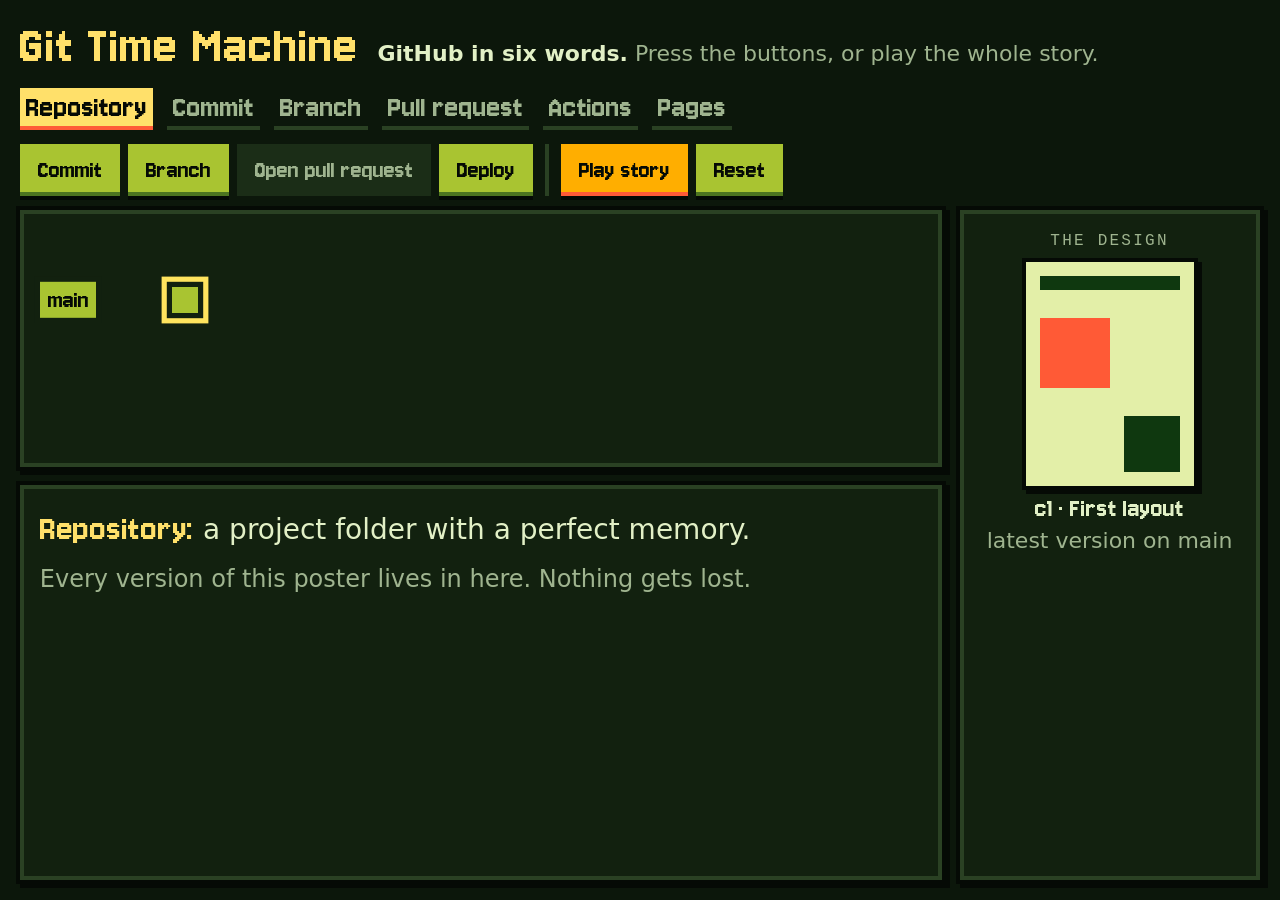
<file: modules/git-time-machine.html>
<!doctype html>
<html lang="en">
<head>
<meta charset="utf-8">
<meta name="viewport" content="width=device-width, initial-scale=1">
<title>Git Time Machine · Campfire</title>
<style>/* shared/campfire.css */
/* Campfire — shared look for every page, deck and module of the talk.
   pix·el LCD night (greens) + one warm thing: the fire. Everything blocky moves in steps(); nothing eases smoothly.
   Single source for colours and type: decks and modules link this file, tools/build.mjs inlines it. */

@font-face {
  font-family: "Jersey 10";
  src: url("[data-uri]") format("woff2");
  font-weight: 400;
  font-display: swap;
}

:root {
  color-scheme: dark;
  /* Night: the LCD greens of pix·el, darkened for a campfire evening */
  --night-0: #050a05;
  --night-1: #0c170b;
  --night-2: #12210f;
  --night-3: #1b2d17;
  --night-4: #2a4123;
  --lcd-a: #306230;
  --lcd-b: #4c7420;
  --lcd-c: #7a9a1c;
  --lcd-d: #a9c431;
  --lcd-e: #d4ef78;
  --lcd-f: #e3efa8;
  /* Fire: the only warm colours (pixletics flame + pix·el LED) */
  --fire-0: #e8483f;
  --fire-1: #ff5a36;
  --fire-2: #ffae00;
  --fire-3: #ffe06a;
  --fire-4: #fff6c8;
  --wood-0: #3a2414;
  --wood-1: #6b4226;
  --wood-2: #9a6a3c;
  /* Text and lines */
  --ink: #e2f0c6;
  --muted: #9fb48f;
  --line: #2a4123;
  --marker: #ffe45e;
  --bg: var(--night-1);
  --card: var(--night-2);

  --pixel: "Jersey 10", "Courier New", monospace;
  --sans: system-ui, -apple-system, "Segoe UI", "Helvetica Neue", Arial, sans-serif;
  --mono: ui-monospace, "SF Mono", Menlo, Consolas, "Courier New", monospace;

  --px: 4px;            /* one art pixel on screen (scenes scale in whole multiples) */
  --step: 125ms;        /* one animation frame = 8 fps */
  --gutter: max(16px, 4vw);
  --radius: 0;          /* pixel world: no rounded corners */
}

/* Light variant for projectors that wash out dark slides: add data-theme="light" on <html> */
:root[data-theme="light"] {
  color-scheme: light;
  --bg: #f6f7ef;
  --card: #ffffff;
  --ink: #12280f;
  --muted: #56654f;
  --line: #d3dcc4;
}

/* Meaning colours, ONE mapping for decks, modules and art (tools/art.mjs uses the same palette names).
   Rarity of an item: common muted · rare lime · epic orange · legendary gold (only legendary may glow).
   Verdict of a myth: fact lime · myth red · half true orange · it depends muted · rumour pale smoke,
   always drawn with a DASHED border (there is no violet in the palette; the dash is what marks a rumour).
   All keep ≥ 4.5:1 on --card in their theme. */
:root {
  --rar-common: var(--muted);
  --rar-rare: var(--lcd-d);
  --rar-epic: var(--fire-2);
  --rar-legendary: var(--fire-3);
  --v-fact: var(--lcd-d);
  --v-myth: var(--fire-0);
  --v-half: var(--fire-2);
  --v-depends: var(--muted);
  --v-rumour: var(--fire-4);
}
:root[data-theme="light"] {
  --rar-common: #56654f;
  --rar-rare: #306230;
  --rar-epic: #9a3f00;
  --rar-legendary: #6f5600;
  --v-fact: #306230;
  --v-myth: #b2391c;
  --v-half: #9a3f00;
  --v-depends: #56654f;
  --v-rumour: #56654f;
}

*, *::before, *::after { box-sizing: border-box; }

body {
  margin: 0;
  background: var(--bg);
  color: var(--ink);
  font: 18px/1.55 var(--sans);
}

/* Headlines and labels in the pixel font — big, never for long sentences */
.px-title { font-family: var(--pixel); font-weight: 400; letter-spacing: 0.02em; line-height: 0.95; }
.px-label { font-family: var(--mono); font-size: 12px; letter-spacing: 0.14em; text-transform: uppercase; color: var(--muted); }

/* Pixel art: crisp at every scale */
.pixelart, .pixelart svg, svg.pixelart { image-rendering: pixelated; shape-rendering: crispEdges; }

/* Pixel frame: a 1-art-pixel border with cut corners, like an old handheld UI */
.px-frame {
  background: var(--card);
  border: var(--px) solid var(--night-4);
  box-shadow: 0 0 0 var(--px) var(--night-0), var(--px) var(--px) 0 var(--px) var(--night-0);
}

/* Buttons that feel like hardware keys */
.px-btn {
  font: 20px/1 var(--pixel);
  color: var(--night-0);
  background: var(--lcd-d);
  border: 0;
  padding: 12px 18px;
  min-height: 44px;
  cursor: pointer;
  box-shadow: inset 0 calc(-1 * var(--px)) 0 var(--lcd-b), 0 var(--px) 0 var(--night-0);
}
.px-btn:hover { background: var(--lcd-e); }
.px-btn:active { transform: translateY(var(--px)); box-shadow: inset 0 calc(-1 * var(--px)) 0 var(--lcd-b); }
.px-btn.fire { background: var(--fire-2); box-shadow: inset 0 calc(-1 * var(--px)) 0 var(--fire-1), 0 var(--px) 0 var(--night-0); }
.px-btn.fire:hover { background: var(--fire-3); }

:focus-visible { outline: 3px solid var(--marker); outline-offset: 3px; }

/* Flicker helpers for HTML (SVG scenes carry their own copy of these keyframes) */
@keyframes px-flicker { 0% { opacity: 1; } 50% { opacity: 0.82; } 100% { opacity: 1; } }
@keyframes px-frames-3 { from { transform: translateX(0); } to { transform: translateX(-300%); } }
@keyframes px-blink { 0%, 92% { opacity: 1; } 93%, 100% { opacity: 0; } }

@media (prefers-reduced-motion: reduce) {
  *, *::before, *::after { animation: none !important; transition: none !important; }
}
</style>
<script>/* shared/pixel.js */
/* Campfire pixel kit — sprites as text grids, rendered to crisp SVG paths.
   Classic script (no modules): in the browser it sets window.PX, in Node tools/*.mjs load it with vm and read
   globalThis.PX. Same idea as pix·el's iconPath(): every run of equal pixels in a row becomes one rect path.
   One character = one colour from PAL; '.' is transparent. */
(function (root) {
  'use strict';

  /* Palette: pix·el LCD night + fire. Same values as shared/campfire.css (standalone SVGs can't read CSS vars). */
  const PAL = {
    k: '#050a05', // night-0, outlines in the dark
    g: '#0f380f', // LCD ink, Pix outline
    a: '#306230', b: '#4c7420', c: '#7a9a1c', d: '#a9c431', e: '#d4ef78', f: '#e3efa8',
    R: '#e8483f', r: '#ff5a36', o: '#ffae00', y: '#ffe06a', w: '#fff6c8',
    W: '#3a2414', m: '#6b4226', n: '#9a6a3c',
    M: '#ffe45e', // marker / spark yellow
    i: '#e2f0c6', // text ink on night
    s: '#56654f', t: '#9fb48f', // smoke / stone greys
    N: '#0c170b', // night-1 background
  };

  /* ── Sprites ─────────────────────────────────────────────────────────────── */
  const SPRITES = {
    /* Pix, the pix·el mascot (hannespix/pix-el site/icons.js MASCOT), as colour rows. 16×16. */
    pix: [
      '.........M......',
      '........g.......',
      '...gggggggggg...',
      '..gffffffffffg..',
      '.gffffffffffffg.',
      '.gffggffffggffg.',
      '.gffggffffggffg.',
      '.gffffffffffffg.',
      '.gffffgffgffffg.',
      '.gfccffggffccfg.',
      '.gffffffffffffg.',
      '..gffffffffffg..',
      '...gggggggggg...',
      '....gg....gg....',
      '...ggg....ggg...',
      '................',
    ],
    /* Pix with closed eyes (blink frame) */
    pixBlink: [
      '.........M......',
      '........g.......',
      '...gggggggggg...',
      '..gffffffffffg..',
      '.gffffffffffffg.',
      '.gffffffffffffg.',
      '.gffggffffggffg.',
      '.gffffffffffffg.',
      '.gffffgffgffffg.',
      '.gfccffggffccfg.',
      '.gffffffffffffg.',
      '..gffffffffffg..',
      '...gggggggggg...',
      '....gg....gg....',
      '...ggg....ggg...',
      '................',
    ],
    /* Flame icon from pixletics (index.html, 12×14) */
    flame: [
      '.....rr.....',
      '....rrrr....',
      '....rror....',
      '...rroorr...',
      '...rooor....',
      '..rrooorr...',
      '..rooooor...',
      '.rroooyoor..',
      '.roooyyoor..',
      '.roooyyyor..',
      '.rroooyoor..',
      '..rooooor...',
      '..rrooorr...',
      '...rrrrr....',
    ],
    /* Campfire flames, three frames (16×16) — cycle with steps() for a crackle */
    fire1: [
      '.......r........',
      '.......r....r...',
      '......rr....r...',
      '..r...ror..rr...',
      '..r..rroor.rr...',
      '..rr.roooorror..',
      '..rrrooyoooorr..',
      '.rrooooyyoooorr.',
      '.rroooyyyyoooor.',
      '.rooooyywyyooor.',
      '.roooyywwyyooor.',
      '.rooyyywwwyyoor.',
      '..rooyywwyyoor..',
      '..rrooyyyyoorr..',
      '...rrooooooor...',
      '....rrrrrrrr....',
    ],
    fire2: [
      '....r...........',
      '....r......r....',
      '...rr.....rr....',
      '...ror...rror...',
      '..rroor..roor...',
      '..roooorrooor...',
      '..rooyooooyor...',
      '.rrooyyooyyorr..',
      '.roooyyyyyyoor..',
      '.rooyyywyyyoorr.',
      '.rooyywwwyyooor.',
      '.rooyywwwwyyoor.',
      '..rooyywwyyoor..',
      '..rrooyyyyoorr..',
      '...rrooooooor...',
      '....rrrrrrrr....',
    ],
    fire3: [
      '..........r.....',
      '...r......r.....',
      '...r.....rr.....',
      '..rr....ror..r..',
      '..ror..rroor.r..',
      '.rroor.roooorr..',
      '.rooooroooyoor..',
      '.roooyyooyyoorr.',
      '.rooyyyyyyyooor.',
      '.rooyywwyyyooor.',
      '.roooyywwwyyoor.',
      '.rooyyywwwyyoor.',
      '..rooyywwyyoor..',
      '..rrooyyyyoorr..',
      '...rrooooooor...',
      '....rrrrrrrr....',
    ],
    /* Crossed logs under the fire (20×6) */
    logs: [
      '..WW............WW..',
      '.WmmWW........WWmmW.',
      '.WnmmmWWW..WWWmmmnW.',
      '..WWmmmmmWWmmmmmWW..',
      '....WWWmmmmmmWWW....',
      '.......WWWWWW.......',
    ],
    /* A single spark / ember (3×3) */
    spark: [
      '.y.',
      'yMy',
      '.y.',
    ],
  };

  /* Single-colour 16×16 icons, '#' = pixel (pix·el icon format). One per station of the talk. */
  const ICONS = {
    tent: [
      '................', '.......##.......', '......#..#......', '.....#....#.....',
      '.....#.##.#.....', '....#..##..#....', '....#.#..#.#....', '...#..#..#..#...',
      '...#.#....#.#...', '..#..#....#..#..', '..#.#......#.#..', '.#..#......#..#.',
      '################', '................', '................', '................',
    ],
    spark: [ // pix·el icons.js "spark"
      '......#.........', '......#.........', '.....###........', '.....###........',
      '....#####.......', '..#########.....', '#############...', '..#########.....',
      '....#####.......', '.....###........', '.....###....#...', '......#.....#...',
      '......#...#####.', '............#...', '............#...', '................',
    ],
    kindling: [
      '................', '.......#........', '......##........', '......#.#.......',
      '.....#..#.......', '.....#.##.......', '......##........', '................',
      '..#..........#..', '...##......##...', '.....##..##.....', '.......##.......',
      '.....##..##.....', '...##......##...', '..#..........#..', '................',
    ],
    fire: [
      '.......#........', '......##........', '......#.#....#..', '.....#...#..##..',
      '....#....#.#.#..', '....#.##..#..#..', '...#.#..#....#..', '...#.#..#...#...',
      '...#..##....#...', '....#......#....', '.....######.....', '................',
      '.##############.', '#..#........#..#', '.##############.', '................',
    ],
    forge: [
      '................', '..........#.....', '.........#.#....', '........#...#...',
      '.........#.#.#..', '..........#...#.', '...........#.#..', '............#...',
      '.##########.....', '#..........###..', '.#.............#', '..#########.###.',
      '.....#....#.....', '....#......#....', '...##########...', '................',
    ],
    smoke: [
      '................', '.........###....', '........#...#...', '.....###.....#..',
      '....#.........#.', '...#..........#.', '....#........#..', '.....##....##...',
      '.......####.....', '......#.........', '.....#..........', '.....#..........',
      '......#.........', '.......#........', '......###.......', '.....#####......',
    ],
    ember: [
      '....#.......#...', '................', '..#....#........', '..........#.....',
      '.....#..........', '................', '....######......', '...#......#.....',
      '..#..##....#....', '.#..#..#....#...', '.#...##.....#...', '.#..........#...',
      '..#........#....', '...########.....', '................', '................',
    ],
    bubble: [ // speech bubble with a question mark — no eyes, so it never reads as an emoji face
      '................', '..############..', '.#............#.', '.#....####....#.',
      '.#...##..##...#.', '.#.......##...#.', '.#......##....#.', '.#.....##.....#.',
      '.#............#.', '.#.....##.....#.', '.#............#.', '..####.#######..',
      '.....#.#........', '.....##.........', '.....#..........', '................',
    ],
  };

  /* ── Rendering ───────────────────────────────────────────────────────────── */

  function check(name, rows) {
    const w = rows[0].length;
    rows.forEach((r, i) => { if (r.length !== w) throw new Error(`PX: sprite "${name}" row ${i} has ${r.length} px, expected ${w}`); });
    return w;
  }

  /** Path data for every pixel equal to `ch` (runs merged), offset by ox/oy */
  function runPath(rows, ch, ox, oy) {
    let d = '';
    rows.forEach((row, y) => {
      for (let x = 0; x < row.length; x++) {
        if (row[x] !== ch) continue;
        let n = 1;
        while (row[x + n] === ch) n++;
        d += `M${ox + x} ${oy + y}h${n}v1h-${n}z`;
        x += n - 1;
      }
    });
    return d;
  }

  /** Sprite → '<path fill=… d=…/>' per colour. opts: { x, y, pal (overrides), cls } */
  function sprite(nameOrRows, opts) {
    const o = opts || {};
    const rows = typeof nameOrRows === 'string' ? SPRITES[nameOrRows] : nameOrRows;
    if (!rows) throw new Error(`PX: unknown sprite "${nameOrRows}"`);
    check(String(nameOrRows), rows);
    const pal = Object.assign({}, PAL, o.pal || {});
    const chars = [...new Set(rows.join(''))].filter((c) => c !== '.');
    const cls = o.cls ? ` class="${o.cls}"` : '';
    return `<g${cls}>${chars.map((c) => `<path fill="${pal[c] || c}" d="${runPath(rows, c, o.x || 0, o.y || 0)}"/>`).join('')}</g>`;
  }

  /** Icon → one path (fill = currentColor unless given) */
  function icon(name, opts) {
    const o = opts || {};
    const rows = ICONS[name];
    if (!rows) throw new Error(`PX: unknown icon "${name}"`);
    check(name, rows);
    return `<path fill="${o.fill || 'currentColor'}" d="${runPath(rows, '#', o.x || 0, o.y || 0)}"/>`;
  }

  /** A complete, self-contained SVG document (for files and <img>) */
  function svgDoc(o) {
    const title = o.title ? `<title>${o.title}</title>` : '';
    const desc = o.desc ? `<desc>${o.desc}</desc>` : '';
    const style = o.css ? `<style>${o.css}</style>` : '';
    const bg = o.bg ? `<rect width="${o.w}" height="${o.h}" fill="${o.bg}"/>` : '';
    return `<svg xmlns="http://www.w3.org/2000/svg" viewBox="0 0 ${o.w} ${o.h}" width="${o.w * (o.scale || 1)}" height="${o.h * (o.scale || 1)}" shape-rendering="crispEdges" role="img">${title}${desc}${style}${bg}${o.body}</svg>`;
  }

  root.PX = { PAL, SPRITES, ICONS, sprite, icon, svgDoc, runPath };

  /* ── Additions (art set): Pix as mono icon, 5×7 pixel font ───────────────── */

  /* Pix as a single-colour icon (outline, eyes, mouth, antenna) — station 01 */
  ICONS.pix = [
    '.........#......', '........#.......', '...##########...', '..#..........#..',
    '.#............#.', '.#..##....##..#.', '.#..##....##..#.', '.#............#.',
    '.#....#..#....#.', '.#.##..##..##.#.', '.#............#.', '..#..........#..',
    '...##########...', '....##....##....', '...###....###...', '................',
  ];

  /* 5×7 pixel font, caps only (lower case is upper-cased). '#' = pixel. Narrow glyphs keep their own width.
     Advance = glyph width + 1. Unknown characters render as '?'. */
  const FONT5x7 = {};
  const F = (chars, rows) => { FONT5x7[chars] = rows; };
  F('A', ['.###.', '#...#', '#...#', '#####', '#...#', '#...#', '#...#']);
  F('B', ['####.', '#...#', '#...#', '####.', '#...#', '#...#', '####.']);
  F('C', ['.###.', '#...#', '#....', '#....', '#....', '#...#', '.###.']);
  F('D', ['####.', '#...#', '#...#', '#...#', '#...#', '#...#', '####.']);
  F('E', ['#####', '#....', '#....', '####.', '#....', '#....', '#####']);
  F('F', ['#####', '#....', '#....', '####.', '#....', '#....', '#....']);
  F('G', ['.###.', '#...#', '#....', '#.###', '#...#', '#...#', '.####']);
  F('H', ['#...#', '#...#', '#...#', '#####', '#...#', '#...#', '#...#']);
  F('I', ['###', '.#.', '.#.', '.#.', '.#.', '.#.', '###']);
  F('J', ['..###', '...#.', '...#.', '...#.', '#..#.', '#..#.', '.##..']);
  F('K', ['#...#', '#..#.', '#.#..', '##...', '#.#..', '#..#.', '#...#']);
  F('L', ['#....', '#....', '#....', '#....', '#....', '#....', '#####']);
  F('M', ['#...#', '##.##', '#.#.#', '#.#.#', '#...#', '#...#', '#...#']);
  F('N', ['#...#', '#...#', '##..#', '#.#.#', '#..##', '#...#', '#...#']);
  F('O', ['.###.', '#...#', '#...#', '#...#', '#...#', '#...#', '.###.']);
  F('P', ['####.', '#...#', '#...#', '####.', '#....', '#....', '#....']);
  F('Q', ['.###.', '#...#', '#...#', '#...#', '#.#.#', '#..#.', '.##.#']);
  F('R', ['####.', '#...#', '#...#', '####.', '#.#..', '#..#.', '#...#']);
  F('S', ['.####', '#....', '#....', '.###.', '....#', '....#', '####.']);
  F('T', ['#####', '..#..', '..#..', '..#..', '..#..', '..#..', '..#..']);
  F('U', ['#...#', '#...#', '#...#', '#...#', '#...#', '#...#', '.###.']);
  F('V', ['#...#', '#...#', '#...#', '#...#', '#...#', '.#.#.', '..#..']);
  F('W', ['#...#', '#...#', '#...#', '#.#.#', '#.#.#', '#.#.#', '.#.#.']);
  F('X', ['#...#', '#...#', '.#.#.', '..#..', '.#.#.', '#...#', '#...#']);
  F('Y', ['#...#', '#...#', '.#.#.', '..#..', '..#..', '..#..', '..#..']);
  F('Z', ['#####', '....#', '...#.', '..#..', '.#...', '#....', '#####']);
  F('0', ['.###.', '#...#', '#..##', '#.#.#', '##..#', '#...#', '.###.']);
  F('1', ['.#.', '##.', '.#.', '.#.', '.#.', '.#.', '###']);
  F('2', ['.###.', '#...#', '....#', '...#.', '..#..', '.#...', '#####']);
  F('3', ['#####', '...#.', '..#..', '...#.', '....#', '#...#', '.###.']);
  F('4', ['...#.', '..##.', '.#.#.', '#..#.', '#####', '...#.', '...#.']);
  F('5', ['#####', '#....', '####.', '....#', '....#', '#...#', '.###.']);
  F('6', ['..##.', '.#...', '#....', '####.', '#...#', '#...#', '.###.']);
  F('7', ['#####', '....#', '...#.', '..#..', '.#...', '.#...', '.#...']);
  F('8', ['.###.', '#...#', '#...#', '.###.', '#...#', '#...#', '.###.']);
  F('9', ['.###.', '#...#', '#...#', '.####', '....#', '...#.', '.##..']);
  F(' ', ['...', '...', '...', '...', '...', '...', '...']);
  F('.', ['.', '.', '.', '.', '.', '.', '#']);
  F(',', ['..', '..', '..', '..', '.#', '.#', '#.']);
  F(':', ['.', '.', '#', '.', '.', '#', '.']);
  F('!', ['#', '#', '#', '#', '#', '.', '#']);
  F('?', ['.###.', '#...#', '....#', '...#.', '..#..', '.....', '..#..']);
  F('-', ['....', '....', '....', '####', '....', '....', '....']);
  F('·', ['..', '..', '..', '##', '##', '..', '..']);
  F('/', ['....#', '...#.', '...#.', '..#..', '.#...', '.#...', '#....']);
  F('&', ['.##..', '#..#.', '#.#..', '.#...', '#.#.#', '#..#.', '.##.#']);
  F("'", ['#', '#', '.', '.', '.', '.', '.']);

  const glyph = (ch) => FONT5x7[ch] || FONT5x7[ch.toUpperCase()] || FONT5x7['?'];
  const LINE_H = 9; // 7 px glyph + 2 px leading

  /** Width of one line (or the widest line) in px at the given scale (default 1) */
  function textWidth(str, scale) {
    const s = scale || 1;
    return Math.max(...String(str).split('\n').map((line) => {
      const w = [...line].reduce((a, ch) => a + glyph(ch)[0].length + 1, 0);
      return Math.max(0, w - 1) * s;
    }));
  }

  /** Text → one '<path>' of merged pixel runs. opts: { x, y (top edge), fill, scale, align: 'left'|'center'|'right' }.
      '\n' starts a new line (9 px line height × scale). Default fill = PAL.i (ink on night). */
  function text(str, opts) {
    const o = opts || {};
    const s = o.scale || 1;
    let d = '';
    String(str).split('\n').forEach((line, li) => {
      const lw = textWidth(line, s);
      let cx = (o.x || 0) - (o.align === 'center' ? Math.floor(lw / 2) : o.align === 'right' ? lw : 0);
      const cy = (o.y || 0) + li * LINE_H * s;
      for (const ch of line) {
        const rows = glyph(ch);
        rows.forEach((row, ry) => {
          for (let x = 0; x < row.length; x++) {
            if (row[x] !== '#') continue;
            let n = 1;
            while (row[x + n] === '#') n++;
            d += `M${cx + x * s} ${cy + ry * s}h${n * s}v${s}h-${n * s}z`;
            x += n - 1;
          }
        });
        cx += (rows[0].length + 1) * s;
      }
    });
    return `<path fill="${o.fill || PAL.i}" d="${d}"/>`;
  }

  Object.assign(root.PX, { FONT5x7, text, textWidth });

  /* ── Additions (version 2): people tones, glyphs for game screens, inventory item icons ── */

  /* Muted skin and cloth tones for tiny people (visitors, guild members). New keys only. */
  Object.assign(PAL, {
    p: '#c4a284', q: '#7e5f49', // skin light / dark
    u: '#4a5a6e', v: '#6e5a72', x: '#8c907c', z: '#2c3440', // slate, plum, khaki, navy
  });

  F('+', ['.....', '..#..', '..#..', '#####', '..#..', '..#..', '.....']);
  F('#', ['.#.#.', '.#.#.', '#####', '.#.#.', '#####', '.#.#.', '.#.#.']);
  F('~', ['.....', '.....', '.#..#', '#.##.', '.....', '.....', '.....']);
  F('©', ['.###.', '#...#', '#.#.#', '##..#', '#.#.#', '#...#', '.###.']);
  F('(', ['..#', '.#.', '#..', '#..', '#..', '.#.', '..#']);
  F(')', ['#..', '.#.', '..#', '..#', '..#', '.#.', '#..']);
  F('>', ['#...', '.#..', '..#.', '...#', '..#.', '.#..', '#...']);
  F('<', ['...#', '..#.', '.#..', '#...', '.#..', '..#.', '...#']);
  F('_', ['....', '....', '....', '....', '....', '....', '####']);
  F('=', ['....', '....', '####', '....', '####', '....', '....']);

  /* Inventory items: one single-colour 16×16 icon per LORE.ITEMS id ('#' = pixel, same format as ICONS).
     Metaphors from the trade-fair world where possible; render with PX.item(id, opts). */
  const ITEMS = {
    llm: [ // open book: has read everything
      '................', '.####......####.', '#....##..##....#', '#.###..##..###.#',
      '#......##......#', '#.####.##.####.#', '#......##......#', '#.###..##..###.#',
      '#......##......#', '#.####.##.####.#', '#......##......#', '#.###..##..###.#',
      '#......##......#', '.####..##..####.', '.....######.....', '................',
    ],
    token: [ // language lego brick
      '................', '................', '................', '..####....####..',
      '..#..#....#..#..', '################', '#..............#', '#.##...........#',
      '#.#............#', '#..............#', '#..............#', '#..............#',
      '################', '................', '................', '................',
    ],
    context: [ // booth footprint: floor plan with back wall, counter, open front, dimension line
      '................', '################', '################', '##..............',
      '##.........##..#', '##..#####..##...', '##..#...#......#', '##..#####.......',
      '##.........##..#', '##.........##...', '##.............#', '##.#.#.#.#.#.#.#',
      '................', '.#............#.', '################', '.#............#.',
    ],
    prompt: [ // command window with a caret and cursor
      '................', '................', '################', '#.#.#..........#',
      '################', '#..............#', '#.#............#', '#..#...........#',
      '#...#..........#', '#..#...........#', '#.#...######...#', '#..............#',
      '################', '................', '................', '................',
    ],
    system: [ // the manual pinned to the workshop wall
      '.......##.......', '......####......', '.......##.......', '..#####..#####..',
      '..#..........#..', '..#.########.#..', '..#..........#..', '..#.######...#..',
      '..#..........#..', '..#.#######..#..', '..#..........#..', '..#.#####....#..',
      '..#..........#..', '..############..', '................', '................',
    ],
    temperature: [ // lighting dimmer knob with ticks, low and high
      '................', '.......##.......', '..#..........#..', '.....######.....',
      '....#......#....', '...#.....##.#...', '#..#....##..#..#', '...#...##...#...',
      '...#........#...', '...#........#...', '....#......#....', '.....######.....',
      '..#..........#..', '.............#..', '.###........###.', '.............#..',
    ],
    hallucination: [ // the floating cube that ignores gravity
      '.#.....##.......', '###..######.....', '.#.##########...', '..############..',
      '..#.########.#..', '..#...####...#..', '..#....##.#.##..', '..#....##..#.#..',
      '..#....##.#.##..', '..#....##..#.#..', '...##..##..##...', '.....######.....',
      '................', '................', '....#.#.#.#.....', '................',
    ],
    training: [ // design school: mortarboard with tassel
      '................', '................', '.......##.......', '.....##..##.....',
      '...##......##...', '.##....##....##.', '...##......##.#.', '.....##..##...#.',
      '...#...##...#.#.', '...#........#.#.', '...#........#.#.', '...##......##.#.',
      '.....######..###', '.............###', '................', '................',
    ],
    finetune: [ // tuning fork, ringing
      '................', '.....#....#.....', '.....#....#.....', '..#..#....#..#..',
      '.#...#....#...#.', '.#...#....#...#.', '..#..#....#..#..', '.....#....#.....',
      '.....##..##.....', '......####......', '.......##.......', '.......##.......',
      '.......##.......', '.......##.......', '......####......', '................',
    ],
    rag: [ // the sample shelf
      '................', '################', '#..............#', '#.#..##.....#..#',
      '#.#..##.#..#.##.', '#.##.##.#..#.#.#', '#.##.##.#..#.#.#', '################',
      '#..............#', '#.##.#..##.#...#', '#.##.#..##.#.#.#', '#.##.#.###.#.#.#',
      '#.##.#.###.#.#.#', '################', '#..............#', '#..............#',
    ],
    embedding: [ // meaning as coordinates: clusters on axes, one circled
      '#...............', '#..........##...', '#..........##...', '#............##.',
      '#.........##.##.', '#.........##....', '#..##...........', '#..##.##........',
      '#.....##........', '#...##..........', '#...##....##....', '#.........####..',
      '#...........##..', '#...............', '################', '................',
    ],
    agent: [ // helmeted bot with a clipboard
      '.....####.......', '...##....##.....', '..#........#....', '.############...',
      '..#........#....', '..#.##..##.#....', '..#........#....', '..##########....',
      '.....#..#..####.', '...######.#....#', '..#......##.##.#', '..#......##....#',
      '..#......##.##.#', '..#......##....#', '...######.######', '...##..##.......',
    ],
    tools: [ // wrench and screwdriver
      '...........###..', '##.........#..#.', '###..........###', '.###.......#.#..',
      '..###.....#.#...', '...###...#.#....', '....#.#.#.#.....', '.....#.#.#......',
      '......#.#.......', '.....#.#.#......', '....#.#..###....', '...#.#....#.#...',
      '..#.#......#.#..', '.#.#........###.', '#.#..........###', '.#............##',
    ],
    mcp: [ // the standard power plug
      '................', '.....#....#.....', '.....#....#.....', '.....#....#.....',
      '...##########...', '...#........#...', '...#.######.#...', '...#........#...',
      '....#......#....', '.....##..##.....', '.......##.......', '.......#........',
      '.......#........', '........#.......', '.........####...', '.............###',
    ],
    api: [ // two machines passing things back and forth at the delivery ramp
      '................', '................', '................', '................',
      '####........####', '#..#.....#..#..#', '#..#.######.#..#', '#..#.....#..#..#',
      '#..#..#.....#..#', '#..#.######.#..#', '#..#..#.....#..#', '####........####',
      '.##..........##.', '................', '................', '................',
    ],
    openweight: [ // a kettlebell you take home (download arrow)
      '................', '.....######.....', '....#......#....', '...#..####..#...',
      '...#.#....#.#...', '....##....##....', '...##########...', '..#....##....#..',
      '.#.....##.....#.', '.#.....##.....#.', '.#...######...#.', '.#....####....#.',
      '.#.....##.....#.', '..#..........#..', '...##########...', '................',
    ],
    local: [ // the workshop at home: a screen inside a house
      '.......##.......', '......#..#......', '.....#....#.....', '....#......#....',
      '...#........#...', '..#..........#..', '.#............#.', '################',
      '.#............#.', '.#..########..#.', '.#..#......#..#.', '.#..#......#..#.',
      '.#..########..#.', '.#.....##.....#.', '.#...######...#.', '.##############.',
    ],
    gpu: [ // the engine room: a chip with pins
      '................', '....#.#..#.#....', '....#.#..#.#....', '..############..',
      '###..........###', '..#.########.#..', '###.#......#.###', '..#.#.####.#.#..',
      '..#.#.####.#.#..', '###.#......#.###', '..#.########.#..', '###..........###',
      '..############..', '....#.#..#.#....', '....#.#..#.#....', '................',
    ],
    multimodal: [ // picture, sound and text in one
      '................', '###########.....', '#.........#..##.', '#.##......#..#.#',
      '#.##...#..#..#..', '#.....###.#..#..', '#..#.######..#..', '#.#########..#..',
      '###########..#..', '...........###..', '##.#####..####..', '...........##...',
      '####.###........', '................', '#####.####......', '................',
    ],
    agi: [ // the rumoured all-rounder: a unicorn
      '..#.............', '...#............', '....#..#........', '....#.##........',
      '...#######......', '..##.######.....', '.###########....', '########.####...',
      '######....####..', '.###.......####.', '...........#####', '...........#####',
      '..........######', '..........######', '.........#######', '................',
    ],
    repo: [ // the chest that remembers everything
      '................', '................', '...##########...', '..#..#....#..#..',
      '.#...#....#...#.', '.##############.', '.#...#.##.#...#.', '.#...##..##...#.',
      '.#...#.##.#...#.', '.#...#....#...#.', '.#...#....#...#.', '.#...#....#...#.',
      '.##############.', '................', '................', '................',
    ],
    commit: [ // save point: a floppy disk
      '................', '.############...', '.#..#...##.#.#..', '.#..#...##.#..#.',
      '.#..#...##.#..#.', '.#..########..#.', '.#............#.', '.#............#.',
      '.#.##########.#.', '.#.#........#.#.', '.#.#.######.#.#.', '.#.#........#.#.',
      '.#.#.####...#.#.', '.#.#........#.#.', '.##############.', '................',
    ],
    branch: [ // a fork in the path
      '.##..........##.', '#..#........#..#', '#..#........#..#', '.##..........##.',
      '..#..........#..', '...#........#...', '....#......#....', '.....#....#.....',
      '......#..#......', '.......##.......', '.......##.......', '.......##.......',
      '......####......', '.....#....#.....', '.....#....#.....', '......####......',
    ],
    pr: [ // a proposal in an envelope, already checked
      '................', '................', '#############...', '##.........##...',
      '#.#.......#.#...', '#..#.....#..#...', '#...#...#...#...', '#....###....#..#',
      '#...........#.##', '#..........#.##.', '#.......##..##..', '#########.####..',
      '..........###...', '...........#....', '................', '................',
    ],
    merge: [ // two ways become one
      '.#............#.', '.#............#.', '..#..........#..', '...#........#...',
      '....#......#....', '.....#....#.....', '......#..#......', '.......##.......',
      '.......##.......', '.......##.......', '.......##.......', '....########....',
      '.....######.....', '......####......', '.......##.......', '................',
    ],
    actions: [ // the robot inspector: a gear that runs by itself
      '......####......', '..##..#..#..##..', '..#.###..###.#..', '..##........##..',
      '...#..#.....#...', '.###..##....###.', '#.....###......#', '#.....####.....#',
      '#.....####.....#', '#.....###......#', '.###..##....###.', '...#..#.....#...',
      '..##........##..', '..#.###..###.#..', '..##..#..#..##..', '......####......',
    ],
    deploy: [ // opening day: the door swings open, light falls out
      '................', '....##########..', '..##.#.......#..', '.#...#.#.#.#.#..',
      '.#...#..#.#..#..', '.#...#.#.#.#.#..', '.#...#..#.#..#..', '.#...#.#.#.#.#..',
      '.#.#.#..#.#..#..', '.#...#.#.#.#.#..', '.#...#..#.#..#..', '.#...#.#.#.#.#..',
      '.#...#..#.#..#..', '..##.#.......#..', '################', '................',
    ],
    fork: [ // your own copy to remix: a fork
      '...#..#..#..#...', '...#..#..#..#...', '...#..#..#..#...', '...#..#..#..#...',
      '...##########...', '....########....', '.....######.....', '......####......',
      '.......##.......', '.......##.......', '.......##.......', '.......##.......',
      '.......##.......', '......####......', '......####......', '.......##.......',
    ],
    issue: [ // sticky note for the quest board
      '................', '.##############.', '.#............#.', '.#.....##.....#.',
      '.#.....##.....#.', '.#.....##.....#.', '.#.....##.....#.', '.#.....##.....#.',
      '.#............#.', '.#.....##.....#.', '.#.....##.....#.', '.#.........####.',
      '.#.........#.#..', '.#.........##...', '.###########....', '................',
    ],
    org: [ // the guild hall
      '.......#####....', '.......####.....', '.......#........', '.......##.......',
      '.....##..##.....', '...##......##...', '.##..........##.', '################',
      '..##.##..##.##..', '..##.##..##.##..', '..##.##..##.##..', '..##.##..##.##..',
      '..##.##..##.##..', '.##############.', '################', '................',
    ],
  };

  /** Item icon → one path (fill = currentColor unless given). opts: { x, y, fill } */
  function item(id, opts) {
    const o = opts || {};
    const rows = ITEMS[id];
    if (!rows) throw new Error(`PX: unknown item "${id}"`);
    check(id, rows);
    return `<path fill="${o.fill || 'currentColor'}" d="${runPath(rows, '#', o.x || 0, o.y || 0)}"/>`;
  }

  Object.assign(root.PX, { ITEMS, item });
})(typeof window !== 'undefined' ? window : globalThis);

</script>
<style>
  html, body { min-height: 100%; }
  body {
    font-size: clamp(15px, 0.6vw + 10px, 20px);
    padding: clamp(8px, 1.6vw, 24px);
    display: flex; flex-direction: column; gap: clamp(6px, 1.2vw, 14px);
    min-height: 100vh;
  }
  .px-label { font-size: 13px; }
  .top { display: flex; flex-wrap: wrap; align-items: baseline; gap: 2px 18px; }
  .top h1 { margin: 0; font-size: clamp(30px, 4.4vw, 64px); color: var(--fire-3); }
  .top p { margin: 0; color: var(--muted); }
  .top b { color: var(--ink); font-weight: 600; }

  .words { list-style: none; margin: 0; padding: 0; display: flex; flex-wrap: wrap; gap: 6px; }
  .words { gap: 4px 14px; }
  .words li { font: 1.3em/1 var(--pixel); padding: 4px 6px 2px; color: var(--muted); border-bottom: var(--px) solid var(--night-4); }
  .words li.on { color: var(--night-0); background: var(--fire-3); border-bottom-color: var(--fire-1); }

  .controls { display: flex; flex-wrap: wrap; gap: 8px; align-items: center; }
  .controls .sep { width: 4px; align-self: stretch; background: var(--night-4); margin: 0 4px; }
  .px-btn:disabled, .px-btn:disabled:hover { background: var(--night-3); color: var(--muted); box-shadow: none; cursor: not-allowed; transform: none; }

  main { flex: 1; display: grid; gap: clamp(10px, 1.4vw, 18px); grid-template-columns: minmax(0, 1fr) clamp(200px, 24vw, 320px); grid-template-rows: auto minmax(0, 1fr); grid-template-areas: "graph poster" "explain poster"; min-height: 0; }
  .panel { padding: clamp(10px, 1.2vw, 16px); min-width: 0; }
  .graph-panel { grid-area: graph; }
  .explain { grid-area: explain; display: flex; flex-direction: column; gap: 8px; overflow: auto; }
  .poster { grid-area: poster; display: flex; flex-direction: column; align-items: center; gap: 10px; }

  .gwrap { position: relative; }
  .labels { position: absolute; inset: 0 auto 0 0; pointer-events: none; }
  .scroller { overflow-x: auto; overflow-y: hidden; padding-bottom: 4px; }
  .graph { position: relative; height: 164px; }
  .graph svg.edges { position: absolute; inset: 0; }
  .lane-label { position: absolute; left: 0; white-space: nowrap; box-shadow: 0 0 0 4px var(--night-2); transform: translateY(-50%); font: 1.15em/1 var(--pixel); color: var(--muted); padding: 4px 6px; background: var(--night-2); }
  .lane-label.cur { color: var(--night-0); background: var(--lcd-d); }
  .lane-label.f.cur { background: var(--fire-2); }
  .node { position: absolute; width: 44px; height: 44px; margin: -22px 0 0 -22px; padding: 0; border: 0; background: transparent; cursor: pointer; display: grid; place-items: center; }
  .node i { display: block; width: 20px; height: 20px; background: var(--lcd-d); box-shadow: 0 0 0 4px var(--night-2); }
  .node.feat i { background: var(--fire-2); }
  .node.merge i { background: var(--lcd-d); box-shadow: 0 0 0 4px var(--night-2), inset 0 0 0 4px var(--fire-2); }
  .node:hover i { transform: translateY(-2px); }
  .node[aria-current="true"] i { box-shadow: 0 0 0 4px var(--night-2), 0 0 0 8px var(--marker); }
  .node.new i { animation: gtm-pop calc(var(--step) * 3) steps(3, end); }
  @keyframes gtm-pop { from { transform: scale(0.4); } to { transform: scale(1); } }
  .tag { position: absolute; transform: translate(-50%, -100%); font: 1em/1 var(--pixel); padding: 3px 5px; white-space: nowrap; pointer-events: none; }
  .tag.live { background: #c42f27; color: #fff; animation: gtm-blink 1s steps(1, end) infinite; }
  .tag.pr { background: var(--marker); color: var(--night-0); }
  @keyframes gtm-blink { 0%, 59% { background-color: #c42f27; } 60%, 100% { background-color: #6e1813; } }

  .say { margin: 0; font-size: 1.15em; line-height: 1.35; }
  .say b { font-family: var(--pixel); font-weight: 400; font-size: 1.35em; color: var(--fire-3); letter-spacing: 0.02em; }
  .detail { margin: 0; color: var(--muted); }
  .feed { list-style: none; margin: 4px 0 0; padding: 0; display: flex; flex-direction: column; gap: 6px; border-top: 2px solid var(--night-4); padding-top: 8px; }
  .feed:empty { display: none; }
  .feed li { display: flex; gap: 10px; align-items: flex-start; font-size: 0.92em; }
  .feed li svg { flex: none; width: 20px; height: 20px; margin-top: 2px; }
  .feed li.crit { color: var(--fire-4); }
  .feed li.bot { color: var(--lcd-e); }

  .poster svg.art { width: 100%; max-width: 180px; height: auto; display: block; box-shadow: 0 0 0 var(--px) var(--night-0), var(--px) var(--px) 0 var(--px) var(--night-0); }
  .poster-wrap { position: relative; width: 100%; max-width: 180px; }
  .poster-wrap .tag.live { position: absolute; left: auto; right: -14px; top: -14px; transform: none; font-size: 1.4em; padding: 4px 10px; box-shadow: var(--px) var(--px) 0 var(--night-0); }
  .cap { margin: 0; text-align: center; font-size: 0.92em; }
  .cap strong { display: block; font: 1.25em/1.1 var(--pixel); color: var(--ink); font-weight: 400; }
  .cap span { color: var(--muted); }
  .url { margin: 0; font-family: var(--mono); font-size: max(13px, 0.8em); color: var(--lcd-e); text-align: center; word-break: break-all; }
  [hidden] { display: none !important; }

  /* Projector: 24px text, a larger history graph, a larger poster */
  @media (min-width: 1024px) and (min-height: 600px) {
    body { font-size: 24px; height: 100vh; }
    .px-label { font-size: 16px; }
    .top p { font-size: 22px; }
    .words li { font-size: 32px; }
    .controls .px-btn { font-size: 26px; min-height: 52px; padding: 12px 18px; }
    main { grid-template-columns: minmax(0, 1fr) 300px; }
    .gwrap { zoom: 1.3; }
    .lane-label { font-size: 20px; }
    .tag { font-size: 18px; }
    .say { font-size: 28px; }
    .detail { font-size: 24px; line-height: 1.35; }
    .feed li { font-size: 22px; }
    .feed li svg { width: 24px; height: 24px; }
    .poster { gap: 8px; }
    .poster svg.art, .poster-wrap { max-width: 168px; }
    .poster-wrap .tag.live { font-size: 28px; }
    .cap { font-size: 22px; }
    .url { font-size: 16px; }
    .poster .px-btn { font-size: 24px; min-height: 48px; padding: 10px 14px; }
  }
  /* Narrow: buttons and lanes first, the poster beside the lanes, the explanation below */
  @media (max-width: 760px) {
    main { grid-template-columns: minmax(0, 1fr) 116px; grid-template-rows: auto auto; grid-template-areas: "graph poster" "explain explain"; }
    .top h1 { font-size: 30px; }
    .top .more { display: none; }
    .words { gap: 4px 8px; }
    .words li { font-size: 1.1em; padding: 3px 4px 1px; }
    .controls { gap: 6px; }
    .px-btn { font-size: 17px; padding: 8px 10px; min-height: 38px; }
    .controls .sep { display: none; }
    .panel { padding: 8px; }
    .say { font-size: 1em; }
    .detail, .feed li { font-size: 14px; }
    .poster { gap: 6px; }
    .poster > .px-label { display: none; }
    .poster svg.art, .poster-wrap { max-width: 84px; }
    .poster-wrap .tag.live { font-size: 1em; right: -8px; top: -10px; padding: 3px 6px; }
    .cap { font-size: 13px; }
    .poster .px-btn { font-size: 14px; padding: 6px; }
  }
  @media (prefers-reduced-motion: reduce) {
    .node.new i, .tag.live { animation: none !important; }
  }
</style>
</head>
<body>
<header class="top">
  <h1 class="px-title">Git Time Machine</h1>
  <p><b>GitHub in six words.</b> <span class="more">Press the buttons, or play the whole story.</span></p>
</header>

<ul class="words" aria-label="Six words">
  <li data-w="repo">Repository</li><li data-w="commit">Commit</li><li data-w="branch">Branch</li><li data-w="pr">Pull request</li><li data-w="actions">Actions</li><li data-w="pages">Pages</li>
</ul>

<div class="controls" role="group" aria-label="Actions">
  <button class="px-btn" id="b-commit" type="button">Commit</button>
  <button class="px-btn" id="b-branch" type="button">Branch</button>
  <button class="px-btn" id="b-pr" type="button">Open pull request</button>
  <button class="px-btn" id="b-deploy" type="button">Deploy</button>
  <span class="sep" aria-hidden="true"></span>
  <button class="px-btn fire" id="b-play" type="button">Play story</button>
  <button class="px-btn" id="b-reset" type="button">Reset</button>
</div>

<main>
  <section class="panel px-frame graph-panel" aria-label="History. Click a save point to travel back in time.">
    <div class="gwrap"><div class="scroller" id="scroller"><div class="graph" id="graph"></div></div><div class="labels" id="labels" aria-hidden="true"></div></div>
  </section>

  <section class="panel px-frame explain" aria-label="What just happened">
    <p class="say" id="say" aria-live="polite"></p>
    <p class="detail" id="detail"></p>
    <ol class="feed" id="feed" aria-label="Activity"></ol>
  </section>

  <aside class="panel px-frame poster" aria-label="Poster preview">
    <span class="px-label">The design</span>
    <div class="poster-wrap pixelart">
      <svg class="art" id="poster" viewBox="0 0 12 16" shape-rendering="crispEdges" role="img" aria-label="Poster preview"></svg>
      <span class="tag live" id="poster-live" hidden>LIVE</span>
    </div>
    <p class="cap" id="cap"></p>
    <p class="url" id="url" hidden>your-studio.github.io/<wbr>poster</p>
    <button class="px-btn" id="b-latest" type="button" hidden>Back to latest</button>
  </aside>
</main>

<script>
(function () {
  'use strict';
  const $ = (id) => document.getElementById(id);
  const VIOLET = '#9d7bff';

  /* Designer language: one sentence per word */
  const WORDS = {
    repo: ['Repository', 'a project folder with a perfect memory.'],
    commit: ['Commit', 'a save point with a note.'],
    branch: ['Branch', 'a parallel sketch. The main version stays safe.'],
    pr: ['Pull request', 'a critique round before anything goes live.'],
    actions: ['Actions', 'robots that test and publish on every change.'],
    pages: ['Pages', 'free hosting. The link you send to the client.'],
  };
  const MAIN_CHANGES = [
    ['Warmer background', { bg: '#ffe06a' }],
    ['Bigger headline', { head: 3 }],
    ['Shape: circle', { shape: 'circle' }],
    ['Add the date', { date: true }],
    ['Night version', { bg: '#0f380f', ink: '#e3efa8' }],
    ['Shape: triangle', { shape: 'tri' }],
    ['Red accent', { accent: '#e8483f' }],
  ];
  const FEATURE_CHANGES = [
    ['Logo: try a circle', { logo: 'circle' }],
    ['Logo: violet', { logoColor: VIOLET }],
    ['Logo: bigger', { logoBig: true }],
    ['Logo: outline only', { logo: 'ring' }],
  ];
  const BRANCH_NAMES = ['new-logo', 'logo-tweaks', 'logo-final'];
  const BASE = { bg: '#e3efa8', ink: '#0f380f', accent: '#ff5a36', shape: 'square', head: 1, date: false, logo: 'square', logoColor: '#0f380f', logoBig: false };

  let st;
  function fresh() {
    st = {
      commits: [{ id: 1, lane: 0, parents: [], msg: 'First layout', state: { ...BASE } }],
      lane: 0, branchName: null, branchFrom: null, branchCount: 0,
      heads: [1, null], mainChanges: 0, featChanges: 0,
      pr: null, prCount: 0, live: null, view: 1, fresh: 1,
      feed: [], word: 'repo',
      say: '', detail: 'Every version of this poster lives in here. Nothing gets lost.',
    };
  }
  const byId = (id) => st.commits.find((c) => c.id === id);
  const headOf = (lane) => byId(st.heads[lane]);

  function log(kind, text) { st.feed.unshift({ kind, text }); st.feed.length = Math.min(st.feed.length, 4); }

  /* ── Actions ─────────────────────────────────────────────────────────────── */
  function commit() {
    const lane = st.lane;
    const parent = lane === 1 && !st.heads[1] ? byId(st.branchFrom) : headOf(lane);
    const list = lane === 0 ? MAIN_CHANGES : FEATURE_CHANGES;
    const n = lane === 0 ? st.mainChanges++ : st.featChanges++;
    const [msg, change] = list[n % list.length];
    const c = { id: st.commits.length + 1, lane, parents: [parent.id], msg, state: { ...parent.state, ...change } };
    st.commits.push(c); st.heads[lane] = c.id; st.view = c.id; st.fresh = c.id;
    st.word = 'commit';
    st.detail = `“${msg}” is saved on ${lane ? st.branchName : 'main'}. You can always come back to it.`;
    log('commit', `c${c.id} · ${msg} (${lane ? st.branchName : 'main'})`);
  }
  function branch() {
    st.branchName = BRANCH_NAMES[st.branchCount++ % BRANCH_NAMES.length];
    st.branchFrom = st.heads[0]; st.heads[1] = null; st.lane = 1; st.featChanges = st.featChanges % FEATURE_CHANGES.length;
    st.word = 'branch';
    st.detail = `Sketch on “${st.branchName}” as wildly as you like. Main still holds the approved poster.`;
    log('branch', `Branch “${st.branchName}” starts at c${st.branchFrom}`);
  }
  function openPr() {
    st.pr = { n: ++st.prCount, checks: 'running' };
    st.word = 'pr';
    st.detail = `Pull request #${st.pr.n}: “${st.branchName}” → main. The team looks at it before it counts.`;
    log('pr', `Pull request #${st.pr.n} opened: ${st.branchName} → main`);
    log('crit', 'Critic: The circle logo reads well from two metres. Check the violet on the night version.');
  }
  function checksPass() {
    if (!st.pr) return;
    st.pr.checks = 'passed';
    st.word = 'actions';
    st.detail = 'Robot check: file size ok, contrast ok, links ok. Ready to merge.';
    log('bot', 'Robot (Actions): 3 of 3 checks passed');
  }
  function merge() {
    const main = headOf(0), feat = headOf(1), from = byId(st.branchFrom);
    const diff = {};
    for (const k in feat.state) if (feat.state[k] !== from.state[k]) diff[k] = feat.state[k];
    const c = { id: st.commits.length + 1, lane: 0, parents: [main.id, feat.id], msg: `Merge ${st.branchName}`, state: { ...main.state, ...diff }, merge: true };
    st.commits.push(c); st.heads[0] = c.id; st.lane = 0; st.view = c.id; st.fresh = c.id;
    st.word = 'pr';
    st.detail = `The sketch joins the main version. Pull request #${st.pr.n} is closed.`;
    log('merge', `Merged ${st.branchName} into main (c${c.id})`);
    st.pr = null; st.branchFrom = null; st.heads[1] = null; st.closedBranch = st.branchName;
  }
  function deploy() {
    st.live = st.heads[0]; st.view = st.live;
    st.word = 'pages';
    st.detail = `c${st.live} is live. Actions published it to Pages; send the link to the client.`;
    log('live', `Deployed c${st.live} to Pages: LIVE`);
  }

  let prTimer = null;
  function doPr() {
    if (!st.pr) {
      openPr();
      clearTimeout(prTimer);
      prTimer = setTimeout(() => { checksPass(); render(); }, 1400);
    } else if (st.pr.checks === 'passed') merge();
    render();
  }

  /* ── Rendering ───────────────────────────────────────────────────────────── */
  const X0 = 112, DX = 58, Y = [54, 126];
  const xOf = (c) => X0 + (c.id - 1) * DX;

  function rect(x, y, w, h, fill) { return `<rect x="${x}" y="${y}" width="${w}" height="${h}" fill="${fill}"/>`; }
  /** Pixel edge: horizontal + vertical runs, 4 px thick */
  function edge(x1, y1, x2, y2, fill, vFirst) {
    const t = 4, h = (ya, xa, xb) => rect(Math.min(xa, xb), ya - 2, Math.abs(xb - xa) + t, t, fill), v = (xa, ya, yb) => rect(xa - 2, Math.min(ya, yb), t, Math.abs(yb - ya), fill);
    if (y1 === y2) return h(y1, x1, x2);
    return vFirst ? v(x1, y1, y2) + h(y2, x1, x2) : h(y1, x1, x2) + v(x2, y1, y2);
  }

  function renderGraph() {
    const g = $('graph');
    const last = st.commits[st.commits.length - 1];
    const width = xOf(last) + DX + 60;
    let svg = '';
    const LG = '#4c7420', FG = '#ff5a36';
    for (const c of st.commits) {
      for (const pid of c.parents) {
        const p = byId(pid);
        const col = c.lane === 1 || p.lane === 1 ? FG : LG;
        svg += edge(xOf(p), Y[p.lane], xOf(c), Y[c.lane], col, p.lane === 0 && c.lane === 1);
      }
    }
    if (st.branchFrom && !st.heads[1]) { // fresh branch, no commits yet: a stub
      const p = byId(st.branchFrom);
      svg += edge(xOf(p), Y[0], xOf(p) + DX * 0.6, Y[1], FG, true);
    }
    if (st.pr) { // dashed pull-request arrow from feature head towards main
      const f = headOf(1), x = xOf(f) + DX;
      for (let y = Y[1] - 4; y > Y[0] + 10; y -= 12) svg += rect(x - 2, y - 6, 4, 6, '#ffe45e');
      svg += rect(xOf(f) + 12, Y[1] - 2, DX - 12, 4, '#ffe45e');
    }
    let html = `<svg class="edges" width="${width}" height="164" viewBox="0 0 ${width} 164" shape-rendering="crispEdges" aria-hidden="true">${svg}</svg>`;
    let labels = `<span class="lane-label${st.lane === 0 ? ' cur' : ''}" style="top:${Y[0]}px">main</span>`;
    const fName = st.branchName && (st.lane === 1 ? st.branchName : st.closedBranch || st.branchName);
    if (fName) labels += `<span class="lane-label f${st.lane === 1 ? ' cur' : ''}" style="top:${Y[1]}px">${fName}</span>`;
    $('labels').innerHTML = labels;
    for (const c of st.commits) {
      const cls = ['node', c.lane ? 'feat' : '', c.merge ? 'merge' : '', c.id === st.fresh ? 'new' : ''].join(' ').trim();
      const where = c.lane ? 'on a branch' : 'on main';
      html += `<button type="button" class="${cls}" data-id="${c.id}" style="left:${xOf(c)}px;top:${Y[c.lane]}px" aria-current="${c.id === st.view}" title="c${c.id} · ${c.msg}" aria-label="Save point c${c.id}, ${c.msg}, ${where}. Show this version."><i></i></button>`;
    }
    if (st.live) { const c = byId(st.live); html += `<span class="tag live" style="left:${xOf(c)}px;top:${Y[0] - 24}px">LIVE</span>`; }
    if (st.pr) { const f = headOf(1); html += `<span class="tag pr" style="left:${xOf(f) + DX}px;top:${Y[1] + 34}px">PR #${st.pr.n} · ${st.pr.checks === 'passed' ? 'checks ok' : 'checking'}</span>`; }
    g.style.width = width + 'px';
    g.innerHTML = html;
    g.querySelectorAll('.node').forEach((b) => b.addEventListener('click', () => travel(+b.dataset.id)));
    st.fresh = null;
  }

  function travel(id) {
    if (playing) return;
    st.view = id;
    const c = byId(id), head = headOf(st.lane);
    if (head && id !== head.id) { st.word = 'repo'; st.detail = `Time travel: this is c${id}, “${c.msg}”. Nothing is lost; the newer versions are still there.`; }
    render(true);
  }

  function posterSvg(s) {
    let out = rect(0, 0, 12, 16, s.bg);
    for (let i = 0; i < s.head; i++) out += rect(1, 1 + i * 2, i === 0 ? 10 : 7 - i, 1, s.ink);
    const top = 2 + s.head * 2; // shapes sit left, rows top..top+4, x 1..6
    if (s.shape === 'square') out += rect(1, top, 5, 5, s.accent);
    if (s.shape === 'circle') out += rect(2, top, 3, 5, s.accent) + rect(1, top + 1, 5, 3, s.accent);
    if (s.shape === 'tri') [2, 2, 4, 4, 6].forEach((w, r) => { out += rect(4 - w / 2, top + r, w, 1, s.accent); });
    if (s.date) out += rect(1, 14, 4, 1, s.accent);
    const big = s.logoBig ? 1 : 0, n = 5 + big, lx = 11 - n, ly = 15 - n; // logo bottom right
    if (s.logo === 'square') out += rect(lx + 1, ly + 1, n - 1, n - 1, s.logoColor);
    if (s.logo === 'circle') out += rect(lx + 1, ly, n - 2, n, s.logoColor) + rect(lx, ly + 1, n, n - 2, s.logoColor);
    if (s.logo === 'ring') out += rect(lx + 1, ly, n - 2, 1, s.logoColor) + rect(lx + 1, ly + n - 1, n - 2, 1, s.logoColor) + rect(lx, ly + 1, 1, n - 2, s.logoColor) + rect(lx + n - 1, ly + 1, 1, n - 2, s.logoColor);
    return out;
  }

  function renderPoster() {
    const c = byId(st.view), head = headOf(st.lane) || headOf(0);
    $('poster').innerHTML = posterSvg(c.state);
    $('poster').setAttribute('aria-label', `Poster at save point c${c.id}: ${c.msg}`);
    const isLive = st.live === c.id;
    $('poster-live').hidden = !isLive;
    $('url').hidden = !isLive;
    const status = c.id === head.id ? 'latest version' : isLive ? 'the live version' : 'an older version';
    $('cap').innerHTML = `<strong>c${c.id} · ${c.msg}</strong><span>${status}${c.lane ? ' on ' + (st.branchName || 'a branch') : ' on main'}</span>`;
    $('b-latest').hidden = c.id === head.id;
  }

  const ICON = { commit: 'spark', branch: 'kindling', pr: 'bubble', crit: 'bubble', bot: 'forge', merge: 'fire', live: 'fire' };
  function renderText() {
    const [w, s] = WORDS[st.word];
    $('say').innerHTML = `<b>${w}:</b> ${s}`;
    $('detail').textContent = st.detail;
    document.querySelectorAll('.words li').forEach((li) => li.classList.toggle('on', li.dataset.w === st.word));
    $('feed').innerHTML = st.feed.map((f) => `<li class="${f.kind}"><svg viewBox="0 0 16 16" class="pixelart" aria-hidden="true">${PX.icon(ICON[f.kind], { fill: 'currentColor' })}</svg><span>${f.text}</span></li>`).join('');
  }

  function renderButtons() {
    const busy = playing;
    $('b-commit').disabled = busy || (st.lane === 1 && !!st.pr);
    $('b-branch').disabled = busy || st.lane === 1;
    const pr = $('b-pr');
    if (!st.pr) { pr.textContent = 'Open pull request'; pr.disabled = busy || st.lane !== 1 || !st.heads[1]; }
    else if (st.pr.checks === 'running') { pr.textContent = 'Checks running…'; pr.disabled = true; }
    else { pr.textContent = 'Merge'; pr.disabled = busy; }
    $('b-deploy').disabled = busy || st.live === st.heads[0];
    $('b-play').textContent = busy ? 'Stop' : 'Play story';
    $('b-reset').disabled = busy;
  }

  function render(keepScroll) {
    renderGraph(); renderPoster(); renderText(); renderButtons();
    if (!keepScroll) { const sc = $('scroller'); sc.scrollLeft = sc.scrollWidth; }
  }

  $('b-commit').addEventListener('click', () => { commit(); render(); });
  $('b-branch').addEventListener('click', () => { branch(); render(); });
  $('b-pr').addEventListener('click', doPr);
  $('b-deploy').addEventListener('click', () => { deploy(); render(); });
  $('b-reset').addEventListener('click', () => { clearTimeout(prTimer); fresh(); render(); });
  $('b-latest').addEventListener('click', () => { st.view = (headOf(st.lane) || headOf(0)).id; render(true); });

  /* ── Play story ──────────────────────────────────────────────────────────── */
  let playing = false, playTimer = null;
  const STORY = [
    () => commit(), () => commit(), () => branch(), () => commit(), () => commit(),
    () => openPr(), () => checksPass(), () => merge(), () => deploy(),
  ];
  function stopPlay() { playing = false; clearTimeout(playTimer); render(true); }
  $('b-play').addEventListener('click', () => {
    if (playing) { stopPlay(); return; }
    clearTimeout(prTimer); fresh(); playing = true; render();
    let i = 0;
    const next = () => {
      if (!playing) return;
      if (i >= STORY.length) { playing = false; render(true); return; }
      STORY[i++](); render();
      playTimer = setTimeout(next, i === 6 ? 1900 : 1400);
    };
    playTimer = setTimeout(next, 900);
  });

  fresh(); render();
})();
</script>
</body>
</html>
</file>
